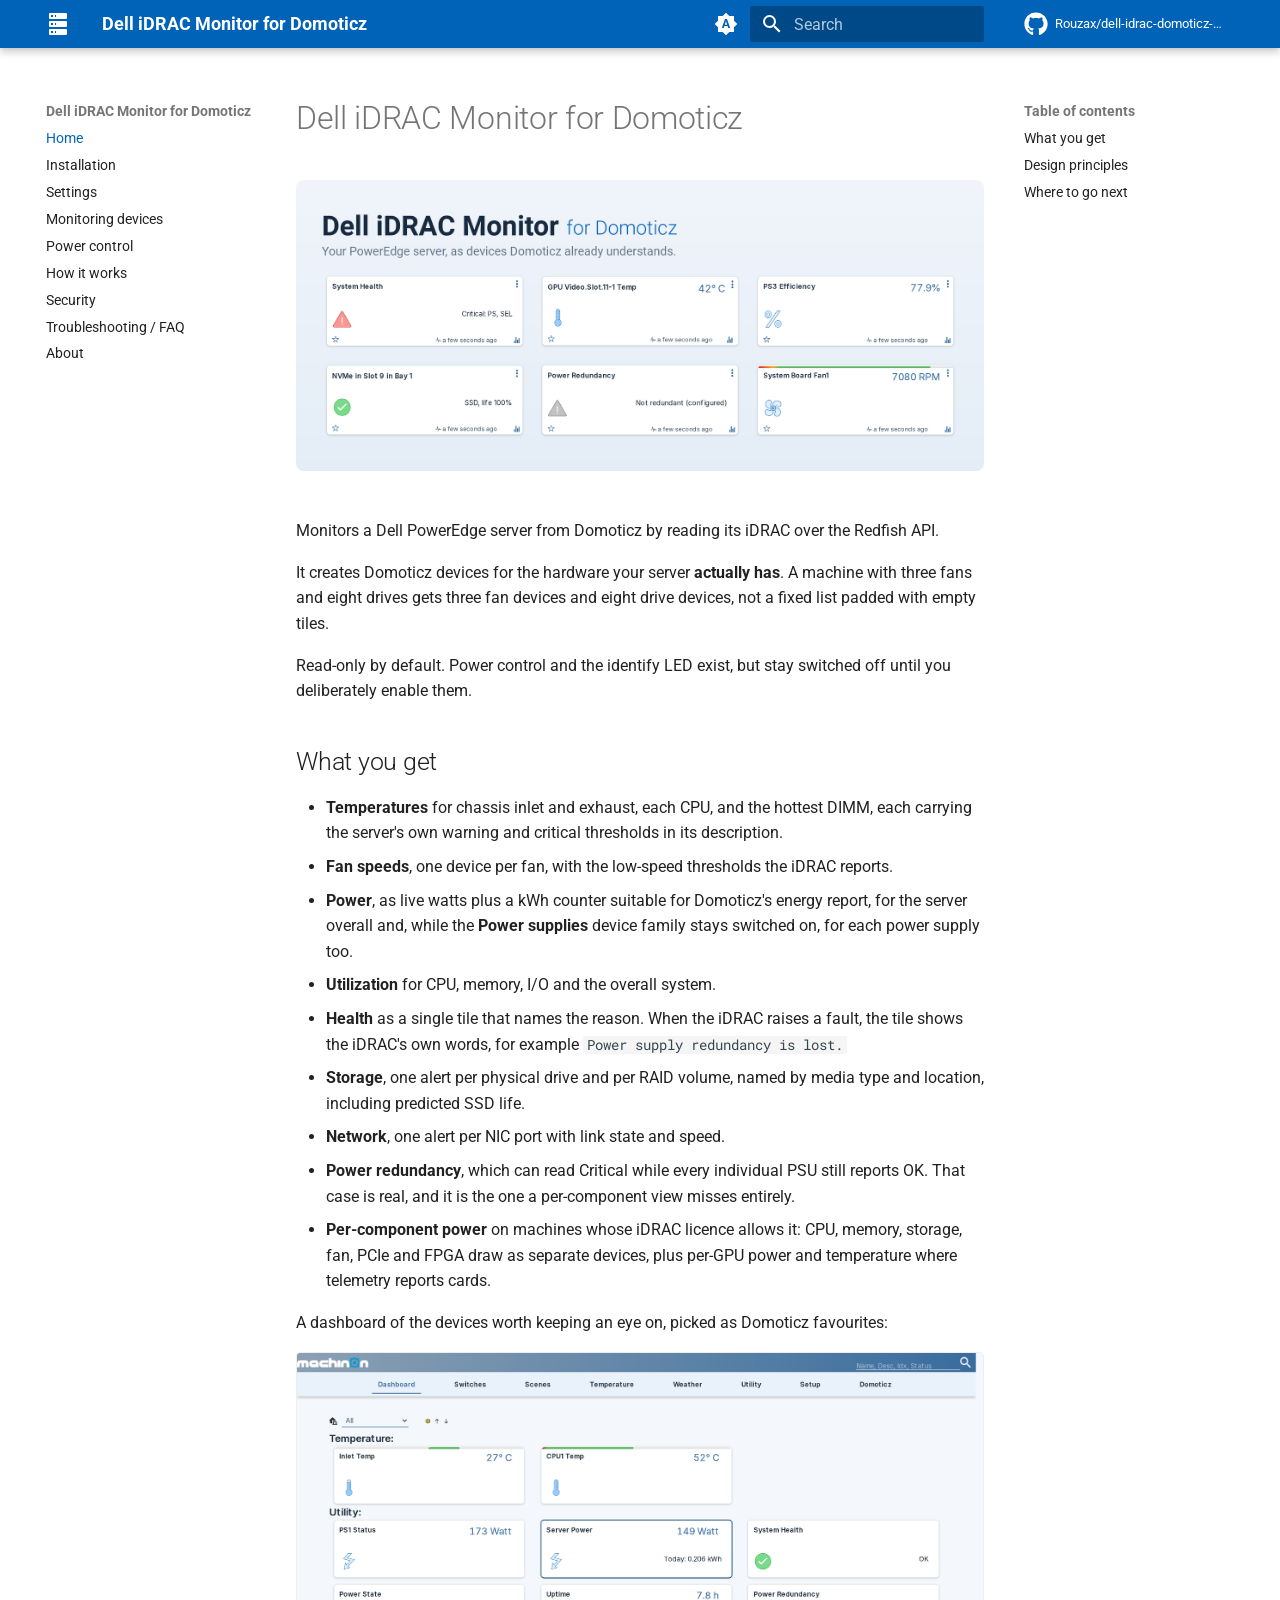
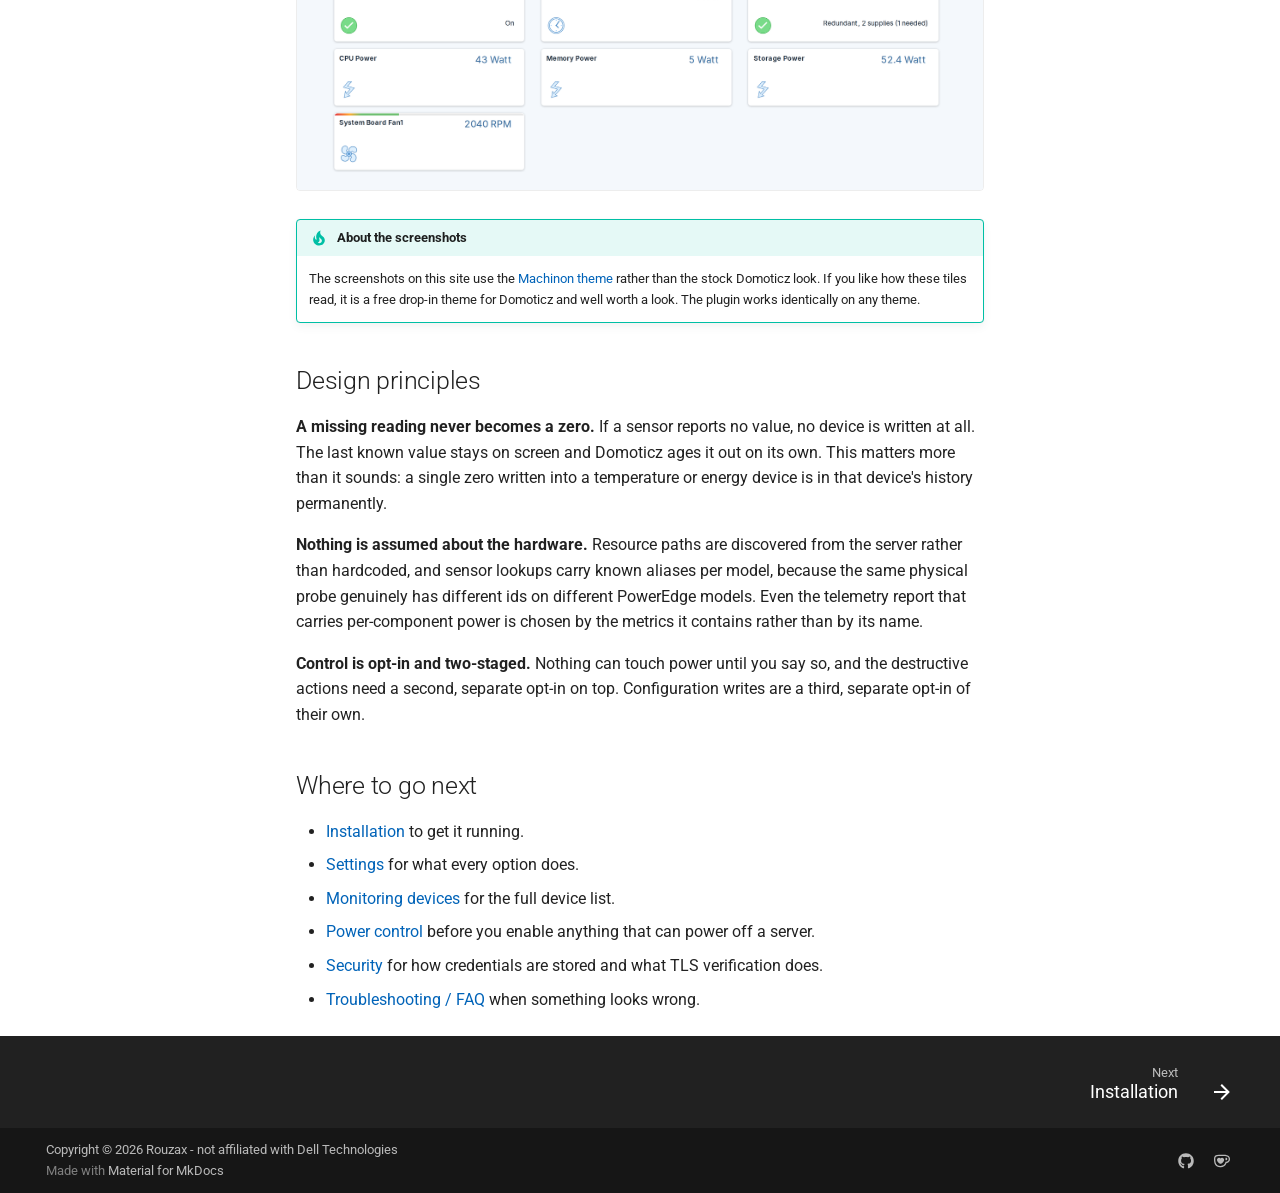
<file: index.html>
<!doctype html>
<html lang="en" class="no-js">
  <head>
    
      <meta charset="utf-8">
      <meta name="viewport" content="width=device-width,initial-scale=1">
      
        <meta name="description" content="A read-only-by-default Domoticz plugin for Dell PowerEdge servers: temperatures, fans, power, utilization, storage and health read from the iDRAC over Redfish, with opt-in power control.">
      
      
        <meta name="author" content="Rouzax">
      
      
        <link rel="canonical" href="https://rouzax.github.io/dell-idrac-domoticz-plugin/">
      
      
      
        <link rel="next" href="install/">
      
      
        
      
      
      <link rel="icon" href="assets/favicon.svg">
      <meta name="generator" content="mkdocs-1.6.1, mkdocs-material-9.7.7">
    
    
      
        <title>Dell iDRAC Monitor for Domoticz</title>
      
    
    
      <link rel="stylesheet" href="assets/stylesheets/main.ec1eaa64.min.css">
      
        
        <link rel="stylesheet" href="assets/stylesheets/palette.ab4e12ef.min.css">
      
      


    
    
      
    
    
      
        
        
        <link rel="preconnect" href="https://fonts.gstatic.com" crossorigin>
        <link rel="stylesheet" href="https://fonts.googleapis.com/css?family=Roboto:300,300i,400,400i,700,700i%7CRoboto+Mono:400,400i,700,700i&display=fallback">
        <style>:root{--md-text-font:"Roboto";--md-code-font:"Roboto Mono"}</style>
      
    
    
      <link rel="stylesheet" href="stylesheets/extra.css">
    
    <script>__md_scope=new URL(".",location),__md_hash=e=>[...e].reduce(((e,_)=>(e<<5)-e+_.charCodeAt(0)),0),__md_get=(e,_=localStorage,t=__md_scope)=>JSON.parse(_.getItem(t.pathname+"."+e)),__md_set=(e,_,t=localStorage,a=__md_scope)=>{try{t.setItem(a.pathname+"."+e,JSON.stringify(_))}catch(e){}}</script>
    
      

    
    
  </head>
  
  
    
    
      
    
    
    
    
    <body dir="ltr" data-md-color-scheme="default" data-md-color-primary="indigo" data-md-color-accent="indigo">
  
    
    <input class="md-toggle" data-md-toggle="drawer" type="checkbox" id="__drawer" autocomplete="off">
    <input class="md-toggle" data-md-toggle="search" type="checkbox" id="__search" autocomplete="off">
    <label class="md-overlay" for="__drawer"></label>
    <div data-md-component="skip">
      
        
        <a href="#dell-idrac-monitor-for-domoticz" class="md-skip">
          Skip to content
        </a>
      
    </div>
    <div data-md-component="announce">
      
    </div>
    
    
      

  

<header class="md-header md-header--shadow" data-md-component="header">
  <nav class="md-header__inner md-grid" aria-label="Header">
    <a href="." title="Dell iDRAC Monitor for Domoticz" class="md-header__button md-logo" aria-label="Dell iDRAC Monitor for Domoticz" data-md-component="logo">
      
  
  <svg xmlns="http://www.w3.org/2000/svg" viewBox="0 0 24 24"><path d="M4 1h16a1 1 0 0 1 1 1v4a1 1 0 0 1-1 1H4a1 1 0 0 1-1-1V2a1 1 0 0 1 1-1m0 8h16a1 1 0 0 1 1 1v4a1 1 0 0 1-1 1H4a1 1 0 0 1-1-1v-4a1 1 0 0 1 1-1m0 8h16a1 1 0 0 1 1 1v4a1 1 0 0 1-1 1H4a1 1 0 0 1-1-1v-4a1 1 0 0 1 1-1M9 5h1V3H9zm0 8h1v-2H9zm0 8h1v-2H9zM5 3v2h2V3zm0 8v2h2v-2zm0 8v2h2v-2z"/></svg>

    </a>
    <label class="md-header__button md-icon" for="__drawer">
      
      <svg xmlns="http://www.w3.org/2000/svg" viewBox="0 0 24 24"><path d="M3 6h18v2H3zm0 5h18v2H3zm0 5h18v2H3z"/></svg>
    </label>
    <div class="md-header__title" data-md-component="header-title">
      <div class="md-header__ellipsis">
        <div class="md-header__topic">
          <span class="md-ellipsis">
            Dell iDRAC Monitor for Domoticz
          </span>
        </div>
        <div class="md-header__topic" data-md-component="header-topic">
          <span class="md-ellipsis">
            
              Home
            
          </span>
        </div>
      </div>
    </div>
    
      
        <form class="md-header__option" data-md-component="palette">
  
    
    
    
    <input class="md-option" data-md-color-media="(prefers-color-scheme)" data-md-color-scheme="default" data-md-color-primary="indigo" data-md-color-accent="indigo"  aria-label="Switch to light mode"  type="radio" name="__palette" id="__palette_0">
    
      <label class="md-header__button md-icon" title="Switch to light mode" for="__palette_1" hidden>
        <svg xmlns="http://www.w3.org/2000/svg" viewBox="0 0 24 24"><path d="m14.3 16-.7-2h-3.2l-.7 2H7.8L11 7h2l3.2 9zM20 8.69V4h-4.69L12 .69 8.69 4H4v4.69L.69 12 4 15.31V20h4.69L12 23.31 15.31 20H20v-4.69L23.31 12zm-9.15 3.96h2.3L12 9z"/></svg>
      </label>
    
  
    
    
    
    <input class="md-option" data-md-color-media="(prefers-color-scheme: light)" data-md-color-scheme="default" data-md-color-primary="custom" data-md-color-accent="custom"  aria-label="Switch to dark mode"  type="radio" name="__palette" id="__palette_1">
    
      <label class="md-header__button md-icon" title="Switch to dark mode" for="__palette_2" hidden>
        <svg xmlns="http://www.w3.org/2000/svg" viewBox="0 0 24 24"><path d="M12 8a4 4 0 0 0-4 4 4 4 0 0 0 4 4 4 4 0 0 0 4-4 4 4 0 0 0-4-4m0 10a6 6 0 0 1-6-6 6 6 0 0 1 6-6 6 6 0 0 1 6 6 6 6 0 0 1-6 6m8-9.31V4h-4.69L12 .69 8.69 4H4v4.69L.69 12 4 15.31V20h4.69L12 23.31 15.31 20H20v-4.69L23.31 12z"/></svg>
      </label>
    
  
    
    
    
    <input class="md-option" data-md-color-media="(prefers-color-scheme: dark)" data-md-color-scheme="slate" data-md-color-primary="custom" data-md-color-accent="custom"  aria-label="Switch to system preference"  type="radio" name="__palette" id="__palette_2">
    
      <label class="md-header__button md-icon" title="Switch to system preference" for="__palette_0" hidden>
        <svg xmlns="http://www.w3.org/2000/svg" viewBox="0 0 24 24"><path d="M12 18c-.89 0-1.74-.2-2.5-.55C11.56 16.5 13 14.42 13 12s-1.44-4.5-3.5-5.45C10.26 6.2 11.11 6 12 6a6 6 0 0 1 6 6 6 6 0 0 1-6 6m8-9.31V4h-4.69L12 .69 8.69 4H4v4.69L.69 12 4 15.31V20h4.69L12 23.31 15.31 20H20v-4.69L23.31 12z"/></svg>
      </label>
    
  
</form>
      
    
    
      <script>var palette=__md_get("__palette");if(palette&&palette.color){if("(prefers-color-scheme)"===palette.color.media){var media=matchMedia("(prefers-color-scheme: light)"),input=document.querySelector(media.matches?"[data-md-color-media='(prefers-color-scheme: light)']":"[data-md-color-media='(prefers-color-scheme: dark)']");palette.color.media=input.getAttribute("data-md-color-media"),palette.color.scheme=input.getAttribute("data-md-color-scheme"),palette.color.primary=input.getAttribute("data-md-color-primary"),palette.color.accent=input.getAttribute("data-md-color-accent")}for(var[key,value]of Object.entries(palette.color))document.body.setAttribute("data-md-color-"+key,value)}</script>
    
    
    
      
      
        <label class="md-header__button md-icon" for="__search">
          
          <svg xmlns="http://www.w3.org/2000/svg" viewBox="0 0 24 24"><path d="M9.5 3A6.5 6.5 0 0 1 16 9.5c0 1.61-.59 3.09-1.56 4.23l.27.27h.79l5 5-1.5 1.5-5-5v-.79l-.27-.27A6.52 6.52 0 0 1 9.5 16 6.5 6.5 0 0 1 3 9.5 6.5 6.5 0 0 1 9.5 3m0 2C7 5 5 7 5 9.5S7 14 9.5 14 14 12 14 9.5 12 5 9.5 5"/></svg>
        </label>
        <div class="md-search" data-md-component="search" role="dialog">
  <label class="md-search__overlay" for="__search"></label>
  <div class="md-search__inner" role="search">
    <form class="md-search__form" name="search">
      <input type="text" class="md-search__input" name="query" aria-label="Search" placeholder="Search" autocapitalize="off" autocorrect="off" autocomplete="off" spellcheck="false" data-md-component="search-query" required>
      <label class="md-search__icon md-icon" for="__search">
        
        <svg xmlns="http://www.w3.org/2000/svg" viewBox="0 0 24 24"><path d="M9.5 3A6.5 6.5 0 0 1 16 9.5c0 1.61-.59 3.09-1.56 4.23l.27.27h.79l5 5-1.5 1.5-5-5v-.79l-.27-.27A6.52 6.52 0 0 1 9.5 16 6.5 6.5 0 0 1 3 9.5 6.5 6.5 0 0 1 9.5 3m0 2C7 5 5 7 5 9.5S7 14 9.5 14 14 12 14 9.5 12 5 9.5 5"/></svg>
        
        <svg xmlns="http://www.w3.org/2000/svg" viewBox="0 0 24 24"><path d="M20 11v2H8l5.5 5.5-1.42 1.42L4.16 12l7.92-7.92L13.5 5.5 8 11z"/></svg>
      </label>
      <nav class="md-search__options" aria-label="Search">
        
        <button type="reset" class="md-search__icon md-icon" title="Clear" aria-label="Clear" tabindex="-1">
          
          <svg xmlns="http://www.w3.org/2000/svg" viewBox="0 0 24 24"><path d="M19 6.41 17.59 5 12 10.59 6.41 5 5 6.41 10.59 12 5 17.59 6.41 19 12 13.41 17.59 19 19 17.59 13.41 12z"/></svg>
        </button>
      </nav>
      
        <div class="md-search__suggest" data-md-component="search-suggest"></div>
      
    </form>
    <div class="md-search__output">
      <div class="md-search__scrollwrap" tabindex="0" data-md-scrollfix>
        <div class="md-search-result" data-md-component="search-result">
          <div class="md-search-result__meta">
            Initializing search
          </div>
          <ol class="md-search-result__list" role="presentation"></ol>
        </div>
      </div>
    </div>
  </div>
</div>
      
    
    
      <div class="md-header__source">
        <a href="https://github.com/Rouzax/dell-idrac-domoticz-plugin" title="Go to repository" class="md-source" data-md-component="source">
  <div class="md-source__icon md-icon">
    
    <svg xmlns="http://www.w3.org/2000/svg" viewBox="0 0 512 512"><!--! Font Awesome Free 7.1.0 by @fontawesome - https://fontawesome.com License - https://fontawesome.com/license/free (Icons: CC BY 4.0, Fonts: SIL OFL 1.1, Code: MIT License) Copyright 2025 Fonticons, Inc.--><path d="M173.9 397.4c0 2-2.3 3.6-5.2 3.6-3.3.3-5.6-1.3-5.6-3.6 0-2 2.3-3.6 5.2-3.6 3-.3 5.6 1.3 5.6 3.6m-31.1-4.5c-.7 2 1.3 4.3 4.3 4.9 2.6 1 5.6 0 6.2-2s-1.3-4.3-4.3-5.2c-2.6-.7-5.5.3-6.2 2.3m44.2-1.7c-2.9.7-4.9 2.6-4.6 4.9.3 2 2.9 3.3 5.9 2.6 2.9-.7 4.9-2.6 4.6-4.6-.3-1.9-3-3.2-5.9-2.9M252.8 8C114.1 8 8 113.3 8 252c0 110.9 69.8 205.8 169.5 239.2 12.8 2.3 17.3-5.6 17.3-12.1 0-6.2-.3-40.4-.3-61.4 0 0-70 15-84.7-29.8 0 0-11.4-29.1-27.8-36.6 0 0-22.9-15.7 1.6-15.4 0 0 24.9 2 38.6 25.8 21.9 38.6 58.6 27.5 72.9 20.9 2.3-16 8.8-27.1 16-33.7-55.9-6.2-112.3-14.3-112.3-110.5 0-27.5 7.6-41.3 23.6-58.9-2.6-6.5-11.1-33.3 2.6-67.9 20.9-6.5 69 27 69 27 20-5.6 41.5-8.5 62.8-8.5s42.8 2.9 62.8 8.5c0 0 48.1-33.6 69-27 13.7 34.7 5.2 61.4 2.6 67.9 16 17.7 25.8 31.5 25.8 58.9 0 96.5-58.9 104.2-114.8 110.5 9.2 7.9 17 22.9 17 46.4 0 33.7-.3 75.4-.3 83.6 0 6.5 4.6 14.4 17.3 12.1C436.2 457.8 504 362.9 504 252 504 113.3 391.5 8 252.8 8M105.2 352.9c-1.3 1-1 3.3.7 5.2 1.6 1.6 3.9 2.3 5.2 1 1.3-1 1-3.3-.7-5.2-1.6-1.6-3.9-2.3-5.2-1m-10.8-8.1c-.7 1.3.3 2.9 2.3 3.9 1.6 1 3.6.7 4.3-.7.7-1.3-.3-2.9-2.3-3.9-2-.6-3.6-.3-4.3.7m32.4 35.6c-1.6 1.3-1 4.3 1.3 6.2 2.3 2.3 5.2 2.6 6.5 1 1.3-1.3.7-4.3-1.3-6.2-2.2-2.3-5.2-2.6-6.5-1m-11.4-14.7c-1.6 1-1.6 3.6 0 5.9s4.3 3.3 5.6 2.3c1.6-1.3 1.6-3.9 0-6.2-1.4-2.3-4-3.3-5.6-2"/></svg>
  </div>
  <div class="md-source__repository">
    Rouzax/dell-idrac-domoticz-plugin
  </div>
</a>
      </div>
    
  </nav>
  
</header>
    
    <div class="md-container" data-md-component="container">
      
      
        
          
        
      
      <main class="md-main" data-md-component="main">
        <div class="md-main__inner md-grid">
          
            
              
              <div class="md-sidebar md-sidebar--primary" data-md-component="sidebar" data-md-type="navigation" >
                <div class="md-sidebar__scrollwrap">
                  <div class="md-sidebar__inner">
                    



<nav class="md-nav md-nav--primary" aria-label="Navigation" data-md-level="0">
  <label class="md-nav__title" for="__drawer">
    <a href="." title="Dell iDRAC Monitor for Domoticz" class="md-nav__button md-logo" aria-label="Dell iDRAC Monitor for Domoticz" data-md-component="logo">
      
  
  <svg xmlns="http://www.w3.org/2000/svg" viewBox="0 0 24 24"><path d="M4 1h16a1 1 0 0 1 1 1v4a1 1 0 0 1-1 1H4a1 1 0 0 1-1-1V2a1 1 0 0 1 1-1m0 8h16a1 1 0 0 1 1 1v4a1 1 0 0 1-1 1H4a1 1 0 0 1-1-1v-4a1 1 0 0 1 1-1m0 8h16a1 1 0 0 1 1 1v4a1 1 0 0 1-1 1H4a1 1 0 0 1-1-1v-4a1 1 0 0 1 1-1M9 5h1V3H9zm0 8h1v-2H9zm0 8h1v-2H9zM5 3v2h2V3zm0 8v2h2v-2zm0 8v2h2v-2z"/></svg>

    </a>
    Dell iDRAC Monitor for Domoticz
  </label>
  
    <div class="md-nav__source">
      <a href="https://github.com/Rouzax/dell-idrac-domoticz-plugin" title="Go to repository" class="md-source" data-md-component="source">
  <div class="md-source__icon md-icon">
    
    <svg xmlns="http://www.w3.org/2000/svg" viewBox="0 0 512 512"><!--! Font Awesome Free 7.1.0 by @fontawesome - https://fontawesome.com License - https://fontawesome.com/license/free (Icons: CC BY 4.0, Fonts: SIL OFL 1.1, Code: MIT License) Copyright 2025 Fonticons, Inc.--><path d="M173.9 397.4c0 2-2.3 3.6-5.2 3.6-3.3.3-5.6-1.3-5.6-3.6 0-2 2.3-3.6 5.2-3.6 3-.3 5.6 1.3 5.6 3.6m-31.1-4.5c-.7 2 1.3 4.3 4.3 4.9 2.6 1 5.6 0 6.2-2s-1.3-4.3-4.3-5.2c-2.6-.7-5.5.3-6.2 2.3m44.2-1.7c-2.9.7-4.9 2.6-4.6 4.9.3 2 2.9 3.3 5.9 2.6 2.9-.7 4.9-2.6 4.6-4.6-.3-1.9-3-3.2-5.9-2.9M252.8 8C114.1 8 8 113.3 8 252c0 110.9 69.8 205.8 169.5 239.2 12.8 2.3 17.3-5.6 17.3-12.1 0-6.2-.3-40.4-.3-61.4 0 0-70 15-84.7-29.8 0 0-11.4-29.1-27.8-36.6 0 0-22.9-15.7 1.6-15.4 0 0 24.9 2 38.6 25.8 21.9 38.6 58.6 27.5 72.9 20.9 2.3-16 8.8-27.1 16-33.7-55.9-6.2-112.3-14.3-112.3-110.5 0-27.5 7.6-41.3 23.6-58.9-2.6-6.5-11.1-33.3 2.6-67.9 20.9-6.5 69 27 69 27 20-5.6 41.5-8.5 62.8-8.5s42.8 2.9 62.8 8.5c0 0 48.1-33.6 69-27 13.7 34.7 5.2 61.4 2.6 67.9 16 17.7 25.8 31.5 25.8 58.9 0 96.5-58.9 104.2-114.8 110.5 9.2 7.9 17 22.9 17 46.4 0 33.7-.3 75.4-.3 83.6 0 6.5 4.6 14.4 17.3 12.1C436.2 457.8 504 362.9 504 252 504 113.3 391.5 8 252.8 8M105.2 352.9c-1.3 1-1 3.3.7 5.2 1.6 1.6 3.9 2.3 5.2 1 1.3-1 1-3.3-.7-5.2-1.6-1.6-3.9-2.3-5.2-1m-10.8-8.1c-.7 1.3.3 2.9 2.3 3.9 1.6 1 3.6.7 4.3-.7.7-1.3-.3-2.9-2.3-3.9-2-.6-3.6-.3-4.3.7m32.4 35.6c-1.6 1.3-1 4.3 1.3 6.2 2.3 2.3 5.2 2.6 6.5 1 1.3-1.3.7-4.3-1.3-6.2-2.2-2.3-5.2-2.6-6.5-1m-11.4-14.7c-1.6 1-1.6 3.6 0 5.9s4.3 3.3 5.6 2.3c1.6-1.3 1.6-3.9 0-6.2-1.4-2.3-4-3.3-5.6-2"/></svg>
  </div>
  <div class="md-source__repository">
    Rouzax/dell-idrac-domoticz-plugin
  </div>
</a>
    </div>
  
  <ul class="md-nav__list" data-md-scrollfix>
    
      
      
  
  
    
  
  
  
    <li class="md-nav__item md-nav__item--active">
      
      <input class="md-nav__toggle md-toggle" type="checkbox" id="__toc">
      
      
        
      
      
        <label class="md-nav__link md-nav__link--active" for="__toc">
          
  
  
  <span class="md-ellipsis">
    
  
    Home
  

    
  </span>
  
  

          <span class="md-nav__icon md-icon"></span>
        </label>
      
      <a href="." class="md-nav__link md-nav__link--active">
        
  
  
  <span class="md-ellipsis">
    
  
    Home
  

    
  </span>
  
  

      </a>
      
        

<nav class="md-nav md-nav--secondary" aria-label="Table of contents">
  
  
  
    
  
  
    <label class="md-nav__title" for="__toc">
      <span class="md-nav__icon md-icon"></span>
      Table of contents
    </label>
    <ul class="md-nav__list" data-md-component="toc" data-md-scrollfix>
      
        <li class="md-nav__item">
  <a href="#what-you-get" class="md-nav__link">
    <span class="md-ellipsis">
      
        What you get
      
    </span>
  </a>
  
</li>
      
        <li class="md-nav__item">
  <a href="#design-principles" class="md-nav__link">
    <span class="md-ellipsis">
      
        Design principles
      
    </span>
  </a>
  
</li>
      
        <li class="md-nav__item">
  <a href="#where-to-go-next" class="md-nav__link">
    <span class="md-ellipsis">
      
        Where to go next
      
    </span>
  </a>
  
</li>
      
    </ul>
  
</nav>
      
    </li>
  

    
      
      
  
  
  
  
    <li class="md-nav__item">
      <a href="install/" class="md-nav__link">
        
  
  
  <span class="md-ellipsis">
    
  
    Installation
  

    
  </span>
  
  

      </a>
    </li>
  

    
      
      
  
  
  
  
    <li class="md-nav__item">
      <a href="settings/" class="md-nav__link">
        
  
  
  <span class="md-ellipsis">
    
  
    Settings
  

    
  </span>
  
  

      </a>
    </li>
  

    
      
      
  
  
  
  
    <li class="md-nav__item">
      <a href="devices/" class="md-nav__link">
        
  
  
  <span class="md-ellipsis">
    
  
    Monitoring devices
  

    
  </span>
  
  

      </a>
    </li>
  

    
      
      
  
  
  
  
    <li class="md-nav__item">
      <a href="control/" class="md-nav__link">
        
  
  
  <span class="md-ellipsis">
    
  
    Power control
  

    
  </span>
  
  

      </a>
    </li>
  

    
      
      
  
  
  
  
    <li class="md-nav__item">
      <a href="internals/" class="md-nav__link">
        
  
  
  <span class="md-ellipsis">
    
  
    How it works
  

    
  </span>
  
  

      </a>
    </li>
  

    
      
      
  
  
  
  
    <li class="md-nav__item">
      <a href="security/" class="md-nav__link">
        
  
  
  <span class="md-ellipsis">
    
  
    Security
  

    
  </span>
  
  

      </a>
    </li>
  

    
      
      
  
  
  
  
    <li class="md-nav__item">
      <a href="faq/" class="md-nav__link">
        
  
  
  <span class="md-ellipsis">
    
  
    Troubleshooting / FAQ
  

    
  </span>
  
  

      </a>
    </li>
  

    
      
      
  
  
  
  
    <li class="md-nav__item">
      <a href="about/" class="md-nav__link">
        
  
  
  <span class="md-ellipsis">
    
  
    About
  

    
  </span>
  
  

      </a>
    </li>
  

    
  </ul>
</nav>
                  </div>
                </div>
              </div>
            
            
              
              <div class="md-sidebar md-sidebar--secondary" data-md-component="sidebar" data-md-type="toc" >
                <div class="md-sidebar__scrollwrap">
                  <div class="md-sidebar__inner">
                    

<nav class="md-nav md-nav--secondary" aria-label="Table of contents">
  
  
  
    
  
  
    <label class="md-nav__title" for="__toc">
      <span class="md-nav__icon md-icon"></span>
      Table of contents
    </label>
    <ul class="md-nav__list" data-md-component="toc" data-md-scrollfix>
      
        <li class="md-nav__item">
  <a href="#what-you-get" class="md-nav__link">
    <span class="md-ellipsis">
      
        What you get
      
    </span>
  </a>
  
</li>
      
        <li class="md-nav__item">
  <a href="#design-principles" class="md-nav__link">
    <span class="md-ellipsis">
      
        Design principles
      
    </span>
  </a>
  
</li>
      
        <li class="md-nav__item">
  <a href="#where-to-go-next" class="md-nav__link">
    <span class="md-ellipsis">
      
        Where to go next
      
    </span>
  </a>
  
</li>
      
    </ul>
  
</nav>
                  </div>
                </div>
              </div>
            
          
          
            <div class="md-content" data-md-component="content">
              
              <article class="md-content__inner md-typeset">
                
                  


  
  


<h1 id="dell-idrac-monitor-for-domoticz">Dell iDRAC Monitor for Domoticz<a class="headerlink" href="#dell-idrac-monitor-for-domoticz" title="Permanent link">&para;</a></h1>
<p><img alt="Dell iDRAC Monitor for Domoticz" class="hero" src="assets/hero.png" /></p>
<p>Monitors a Dell PowerEdge server from Domoticz by reading its iDRAC over the Redfish API.</p>
<p>It creates Domoticz devices for the hardware your server <strong>actually has</strong>. A machine with three fans and eight drives gets three fan devices and eight drive devices, not a fixed list padded with empty tiles.</p>
<p>Read-only by default. Power control and the identify LED exist, but stay switched off until you deliberately enable them.</p>
<h2 id="what-you-get">What you get<a class="headerlink" href="#what-you-get" title="Permanent link">&para;</a></h2>
<ul>
<li><strong>Temperatures</strong> for chassis inlet and exhaust, each CPU, and the hottest DIMM, each carrying the server's own warning and critical thresholds in its description.</li>
<li><strong>Fan speeds</strong>, one device per fan, with the low-speed thresholds the iDRAC reports.</li>
<li><strong>Power</strong>, as live watts plus a kWh counter suitable for Domoticz's energy report, for the server overall and, while the <strong>Power supplies</strong> device family stays switched on, for each power supply too.</li>
<li><strong>Utilization</strong> for CPU, memory, I/O and the overall system.</li>
<li><strong>Health</strong> as a single tile that names the reason. When the iDRAC raises a fault, the tile shows the iDRAC's own words, for example <code>Power supply redundancy is lost.</code></li>
<li><strong>Storage</strong>, one alert per physical drive and per RAID volume, named by media type and location, including predicted SSD life.</li>
<li><strong>Network</strong>, one alert per NIC port with link state and speed.</li>
<li><strong>Power redundancy</strong>, which can read Critical while every individual PSU still reports OK. That case is real, and it is the one a per-component view misses entirely.</li>
<li><strong>Per-component power</strong> on machines whose iDRAC licence allows it: CPU, memory, storage, fan, PCIe and FPGA draw as separate devices, plus per-GPU power and temperature where telemetry reports cards.</li>
</ul>
<p>A dashboard of the devices worth keeping an eye on, picked as Domoticz favourites:</p>
<p><img alt="A Domoticz dashboard of the plugin's devices" src="assets/dashboard.png" /></p>
<div class="admonition tip">
<p class="admonition-title">About the screenshots</p>
<p>The screenshots on this site use the <a href="https://domoticz.github.io/Machinon/">Machinon theme</a> rather than the stock Domoticz look. If you like how these tiles read, it is a free drop-in theme for Domoticz and well worth a look. The plugin works identically on any theme.</p>
</div>
<h2 id="design-principles">Design principles<a class="headerlink" href="#design-principles" title="Permanent link">&para;</a></h2>
<p><strong>A missing reading never becomes a zero.</strong> If a sensor reports no value, no device is written at all. The last known value stays on screen and Domoticz ages it out on its own. This matters more than it sounds: a single zero written into a temperature or energy device is in that device's history permanently.</p>
<p><strong>Nothing is assumed about the hardware.</strong> Resource paths are discovered from the server rather than hardcoded, and sensor lookups carry known aliases per model, because the same physical probe genuinely has different ids on different PowerEdge models. Even the telemetry report that carries per-component power is chosen by the metrics it contains rather than by its name.</p>
<p><strong>Control is opt-in and two-staged.</strong> Nothing can touch power until you say so, and the destructive actions need a second, separate opt-in on top. Configuration writes are a third, separate opt-in of their own.</p>
<h2 id="where-to-go-next">Where to go next<a class="headerlink" href="#where-to-go-next" title="Permanent link">&para;</a></h2>
<ul>
<li><a href="install/">Installation</a> to get it running.</li>
<li><a href="settings/">Settings</a> for what every option does.</li>
<li><a href="devices/">Monitoring devices</a> for the full device list.</li>
<li><a href="control/">Power control</a> before you enable anything that can power off a server.</li>
<li><a href="security/">Security</a> for how credentials are stored and what TLS verification does.</li>
<li><a href="faq/">Troubleshooting / FAQ</a> when something looks wrong.</li>
</ul>












                
              </article>
            </div>
          
          
<script>var target=document.getElementById(location.hash.slice(1));target&&target.name&&(target.checked=target.name.startsWith("__tabbed_"))</script>
        </div>
        
          <button type="button" class="md-top md-icon" data-md-component="top" hidden>
  
  <svg xmlns="http://www.w3.org/2000/svg" viewBox="0 0 24 24"><path d="M13 20h-2V8l-5.5 5.5-1.42-1.42L12 4.16l7.92 7.92-1.42 1.42L13 8z"/></svg>
  Back to top
</button>
        
      </main>
      
        <footer class="md-footer">
  
    
      
      <nav class="md-footer__inner md-grid" aria-label="Footer" >
        
        
          
          <a href="install/" class="md-footer__link md-footer__link--next" aria-label="Next: Installation">
            <div class="md-footer__title">
              <span class="md-footer__direction">
                Next
              </span>
              <div class="md-ellipsis">
                Installation
              </div>
            </div>
            <div class="md-footer__button md-icon">
              
              <svg xmlns="http://www.w3.org/2000/svg" viewBox="0 0 24 24"><path d="M4 11v2h12l-5.5 5.5 1.42 1.42L19.84 12l-7.92-7.92L10.5 5.5 16 11z"/></svg>
            </div>
          </a>
        
      </nav>
    
  
  <div class="md-footer-meta md-typeset">
    <div class="md-footer-meta__inner md-grid">
      <div class="md-copyright">
  
    <div class="md-copyright__highlight">
      Copyright &copy; 2026 Rouzax - not affiliated with Dell Technologies
    </div>
  
  
    Made with
    <a href="https://squidfunk.github.io/mkdocs-material/" target="_blank" rel="noopener">
      Material for MkDocs
    </a>
  
</div>
      
        
<div class="md-social">
  
    
    
    
    
    <a href="https://github.com/Rouzax/dell-idrac-domoticz-plugin" target="_blank" rel="noopener" title="Dell iDRAC Monitor on GitHub" class="md-social__link">
      <svg xmlns="http://www.w3.org/2000/svg" viewBox="0 0 512 512"><!--! Font Awesome Free 7.1.0 by @fontawesome - https://fontawesome.com License - https://fontawesome.com/license/free (Icons: CC BY 4.0, Fonts: SIL OFL 1.1, Code: MIT License) Copyright 2025 Fonticons, Inc.--><path d="M173.9 397.4c0 2-2.3 3.6-5.2 3.6-3.3.3-5.6-1.3-5.6-3.6 0-2 2.3-3.6 5.2-3.6 3-.3 5.6 1.3 5.6 3.6m-31.1-4.5c-.7 2 1.3 4.3 4.3 4.9 2.6 1 5.6 0 6.2-2s-1.3-4.3-4.3-5.2c-2.6-.7-5.5.3-6.2 2.3m44.2-1.7c-2.9.7-4.9 2.6-4.6 4.9.3 2 2.9 3.3 5.9 2.6 2.9-.7 4.9-2.6 4.6-4.6-.3-1.9-3-3.2-5.9-2.9M252.8 8C114.1 8 8 113.3 8 252c0 110.9 69.8 205.8 169.5 239.2 12.8 2.3 17.3-5.6 17.3-12.1 0-6.2-.3-40.4-.3-61.4 0 0-70 15-84.7-29.8 0 0-11.4-29.1-27.8-36.6 0 0-22.9-15.7 1.6-15.4 0 0 24.9 2 38.6 25.8 21.9 38.6 58.6 27.5 72.9 20.9 2.3-16 8.8-27.1 16-33.7-55.9-6.2-112.3-14.3-112.3-110.5 0-27.5 7.6-41.3 23.6-58.9-2.6-6.5-11.1-33.3 2.6-67.9 20.9-6.5 69 27 69 27 20-5.6 41.5-8.5 62.8-8.5s42.8 2.9 62.8 8.5c0 0 48.1-33.6 69-27 13.7 34.7 5.2 61.4 2.6 67.9 16 17.7 25.8 31.5 25.8 58.9 0 96.5-58.9 104.2-114.8 110.5 9.2 7.9 17 22.9 17 46.4 0 33.7-.3 75.4-.3 83.6 0 6.5 4.6 14.4 17.3 12.1C436.2 457.8 504 362.9 504 252 504 113.3 391.5 8 252.8 8M105.2 352.9c-1.3 1-1 3.3.7 5.2 1.6 1.6 3.9 2.3 5.2 1 1.3-1 1-3.3-.7-5.2-1.6-1.6-3.9-2.3-5.2-1m-10.8-8.1c-.7 1.3.3 2.9 2.3 3.9 1.6 1 3.6.7 4.3-.7.7-1.3-.3-2.9-2.3-3.9-2-.6-3.6-.3-4.3.7m32.4 35.6c-1.6 1.3-1 4.3 1.3 6.2 2.3 2.3 5.2 2.6 6.5 1 1.3-1.3.7-4.3-1.3-6.2-2.2-2.3-5.2-2.6-6.5-1m-11.4-14.7c-1.6 1-1.6 3.6 0 5.9s4.3 3.3 5.6 2.3c1.6-1.3 1.6-3.9 0-6.2-1.4-2.3-4-3.3-5.6-2"/></svg>
    </a>
  
    
    
    
    
    <a href="https://ko-fi.com/O0W221GBUG" target="_blank" rel="noopener" title="Support Dell iDRAC Monitor on Ko-fi" class="md-social__link">
      <svg xmlns="http://www.w3.org/2000/svg" viewBox="0 0 24 24"><path d="M11.351 2.715c-2.7 0-4.986.025-6.83.26C2.078 3.285 0 5.154 0 8.61c0 3.506.182 6.13 1.585 8.493 1.584 2.701 4.233 4.182 7.662 4.182h.83c4.209 0 6.494-2.234 7.637-4a9.5 9.5 0 0 0 1.091-2.338C21.792 14.688 24 12.22 24 9.208v-.415c0-3.247-2.13-5.507-5.792-5.87-1.558-.156-2.65-.208-6.857-.208m0 1.947c4.208 0 5.09.052 6.571.182 2.624.311 4.13 1.584 4.13 4v.39c0 2.156-1.792 3.844-3.87 3.844h-.935l-.156.649c-.208 1.013-.597 1.818-1.039 2.546-.909 1.428-2.545 3.064-5.922 3.064h-.805c-2.571 0-4.831-.883-6.078-3.195-1.09-2-1.298-4.155-1.298-7.506 0-2.181.857-3.402 3.012-3.714 1.533-.233 3.559-.26 6.39-.26m6.547 2.287c-.416 0-.65.234-.65.546v2.935c0 .311.234.545.65.545 1.324 0 2.051-.754 2.051-2s-.727-2.026-2.052-2.026m-10.39.182c-1.818 0-3.013 1.48-3.013 3.142 0 1.533.858 2.857 1.949 3.897.727.701 1.87 1.429 2.649 1.896a1.47 1.47 0 0 0 1.507 0c.78-.467 1.922-1.195 2.623-1.896 1.117-1.039 1.974-2.364 1.974-3.897 0-1.662-1.247-3.142-3.039-3.142-1.065 0-1.792.545-2.338 1.298-.493-.753-1.246-1.298-2.312-1.298"/></svg>
    </a>
  
</div>
      
    </div>
  </div>
</footer>
      
    </div>
    <div class="md-dialog" data-md-component="dialog">
      <div class="md-dialog__inner md-typeset"></div>
    </div>
    
    
    
      
      
      <script id="__config" type="application/json">{"annotate": null, "base": ".", "features": ["navigation.instant", "navigation.tracking", "navigation.sections", "navigation.top", "navigation.footer", "toc.follow", "search.suggest", "search.highlight", "content.code.copy"], "search": "assets/javascripts/workers/search.2c215733.min.js", "tags": null, "translations": {"clipboard.copied": "Copied to clipboard", "clipboard.copy": "Copy to clipboard", "search.result.more.one": "1 more on this page", "search.result.more.other": "# more on this page", "search.result.none": "No matching documents", "search.result.one": "1 matching document", "search.result.other": "# matching documents", "search.result.placeholder": "Type to start searching", "search.result.term.missing": "Missing", "select.version": "Select version"}, "version": null}</script>
    
    
      <script src="assets/javascripts/bundle.d7400e89.min.js"></script>
      
    
  </body>
</html>
</file>
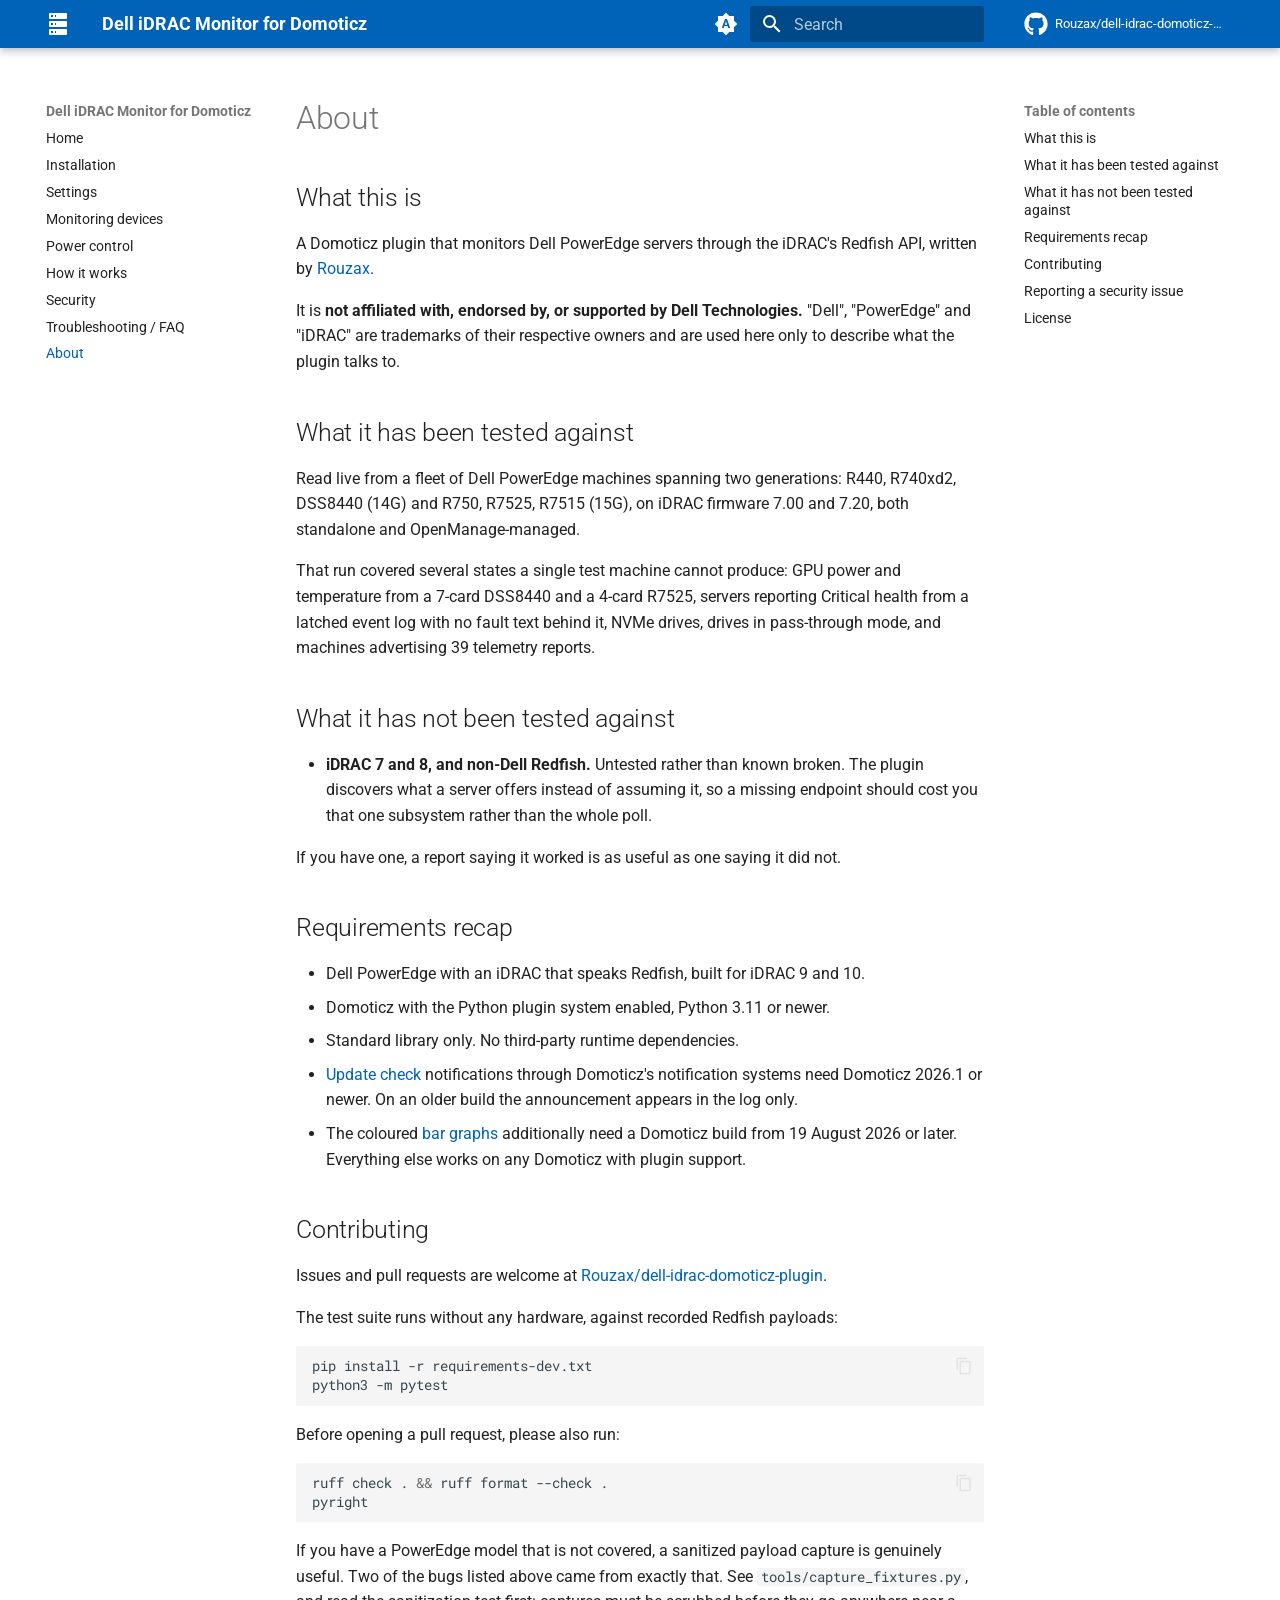
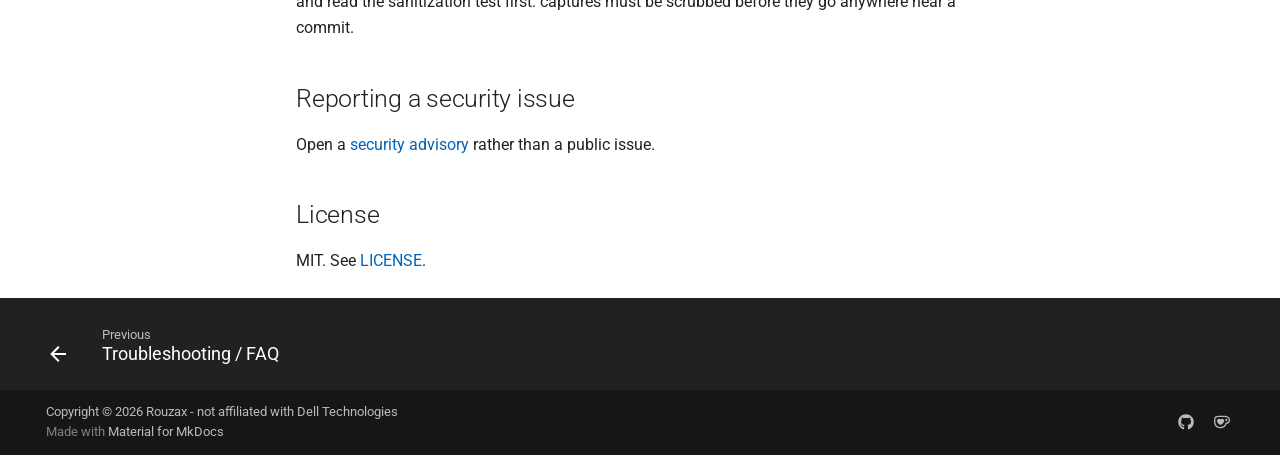
<file: about/index.html>
<!doctype html>
<html lang="en" class="no-js">
  <head>
    
      <meta charset="utf-8">
      <meta name="viewport" content="width=device-width,initial-scale=1">
      
        <meta name="description" content="A read-only-by-default Domoticz plugin for Dell PowerEdge servers: temperatures, fans, power, utilization, storage and health read from the iDRAC over Redfish, with opt-in power control.">
      
      
        <meta name="author" content="Rouzax">
      
      
        <link rel="canonical" href="https://rouzax.github.io/dell-idrac-domoticz-plugin/about/">
      
      
        <link rel="prev" href="../faq/">
      
      
      
        
      
      
      <link rel="icon" href="../assets/favicon.svg">
      <meta name="generator" content="mkdocs-1.6.1, mkdocs-material-9.7.7">
    
    
      
        <title>About - Dell iDRAC Monitor for Domoticz</title>
      
    
    
      <link rel="stylesheet" href="../assets/stylesheets/main.ec1eaa64.min.css">
      
        
        <link rel="stylesheet" href="../assets/stylesheets/palette.ab4e12ef.min.css">
      
      


    
    
      
    
    
      
        
        
        <link rel="preconnect" href="https://fonts.gstatic.com" crossorigin>
        <link rel="stylesheet" href="https://fonts.googleapis.com/css?family=Roboto:300,300i,400,400i,700,700i%7CRoboto+Mono:400,400i,700,700i&display=fallback">
        <style>:root{--md-text-font:"Roboto";--md-code-font:"Roboto Mono"}</style>
      
    
    
      <link rel="stylesheet" href="../stylesheets/extra.css">
    
    <script>__md_scope=new URL("..",location),__md_hash=e=>[...e].reduce(((e,_)=>(e<<5)-e+_.charCodeAt(0)),0),__md_get=(e,_=localStorage,t=__md_scope)=>JSON.parse(_.getItem(t.pathname+"."+e)),__md_set=(e,_,t=localStorage,a=__md_scope)=>{try{t.setItem(a.pathname+"."+e,JSON.stringify(_))}catch(e){}}</script>
    
      

    
    
  </head>
  
  
    
    
      
    
    
    
    
    <body dir="ltr" data-md-color-scheme="default" data-md-color-primary="indigo" data-md-color-accent="indigo">
  
    
    <input class="md-toggle" data-md-toggle="drawer" type="checkbox" id="__drawer" autocomplete="off">
    <input class="md-toggle" data-md-toggle="search" type="checkbox" id="__search" autocomplete="off">
    <label class="md-overlay" for="__drawer"></label>
    <div data-md-component="skip">
      
        
        <a href="#about" class="md-skip">
          Skip to content
        </a>
      
    </div>
    <div data-md-component="announce">
      
    </div>
    
    
      

  

<header class="md-header md-header--shadow" data-md-component="header">
  <nav class="md-header__inner md-grid" aria-label="Header">
    <a href=".." title="Dell iDRAC Monitor for Domoticz" class="md-header__button md-logo" aria-label="Dell iDRAC Monitor for Domoticz" data-md-component="logo">
      
  
  <svg xmlns="http://www.w3.org/2000/svg" viewBox="0 0 24 24"><path d="M4 1h16a1 1 0 0 1 1 1v4a1 1 0 0 1-1 1H4a1 1 0 0 1-1-1V2a1 1 0 0 1 1-1m0 8h16a1 1 0 0 1 1 1v4a1 1 0 0 1-1 1H4a1 1 0 0 1-1-1v-4a1 1 0 0 1 1-1m0 8h16a1 1 0 0 1 1 1v4a1 1 0 0 1-1 1H4a1 1 0 0 1-1-1v-4a1 1 0 0 1 1-1M9 5h1V3H9zm0 8h1v-2H9zm0 8h1v-2H9zM5 3v2h2V3zm0 8v2h2v-2zm0 8v2h2v-2z"/></svg>

    </a>
    <label class="md-header__button md-icon" for="__drawer">
      
      <svg xmlns="http://www.w3.org/2000/svg" viewBox="0 0 24 24"><path d="M3 6h18v2H3zm0 5h18v2H3zm0 5h18v2H3z"/></svg>
    </label>
    <div class="md-header__title" data-md-component="header-title">
      <div class="md-header__ellipsis">
        <div class="md-header__topic">
          <span class="md-ellipsis">
            Dell iDRAC Monitor for Domoticz
          </span>
        </div>
        <div class="md-header__topic" data-md-component="header-topic">
          <span class="md-ellipsis">
            
              About
            
          </span>
        </div>
      </div>
    </div>
    
      
        <form class="md-header__option" data-md-component="palette">
  
    
    
    
    <input class="md-option" data-md-color-media="(prefers-color-scheme)" data-md-color-scheme="default" data-md-color-primary="indigo" data-md-color-accent="indigo"  aria-label="Switch to light mode"  type="radio" name="__palette" id="__palette_0">
    
      <label class="md-header__button md-icon" title="Switch to light mode" for="__palette_1" hidden>
        <svg xmlns="http://www.w3.org/2000/svg" viewBox="0 0 24 24"><path d="m14.3 16-.7-2h-3.2l-.7 2H7.8L11 7h2l3.2 9zM20 8.69V4h-4.69L12 .69 8.69 4H4v4.69L.69 12 4 15.31V20h4.69L12 23.31 15.31 20H20v-4.69L23.31 12zm-9.15 3.96h2.3L12 9z"/></svg>
      </label>
    
  
    
    
    
    <input class="md-option" data-md-color-media="(prefers-color-scheme: light)" data-md-color-scheme="default" data-md-color-primary="custom" data-md-color-accent="custom"  aria-label="Switch to dark mode"  type="radio" name="__palette" id="__palette_1">
    
      <label class="md-header__button md-icon" title="Switch to dark mode" for="__palette_2" hidden>
        <svg xmlns="http://www.w3.org/2000/svg" viewBox="0 0 24 24"><path d="M12 8a4 4 0 0 0-4 4 4 4 0 0 0 4 4 4 4 0 0 0 4-4 4 4 0 0 0-4-4m0 10a6 6 0 0 1-6-6 6 6 0 0 1 6-6 6 6 0 0 1 6 6 6 6 0 0 1-6 6m8-9.31V4h-4.69L12 .69 8.69 4H4v4.69L.69 12 4 15.31V20h4.69L12 23.31 15.31 20H20v-4.69L23.31 12z"/></svg>
      </label>
    
  
    
    
    
    <input class="md-option" data-md-color-media="(prefers-color-scheme: dark)" data-md-color-scheme="slate" data-md-color-primary="custom" data-md-color-accent="custom"  aria-label="Switch to system preference"  type="radio" name="__palette" id="__palette_2">
    
      <label class="md-header__button md-icon" title="Switch to system preference" for="__palette_0" hidden>
        <svg xmlns="http://www.w3.org/2000/svg" viewBox="0 0 24 24"><path d="M12 18c-.89 0-1.74-.2-2.5-.55C11.56 16.5 13 14.42 13 12s-1.44-4.5-3.5-5.45C10.26 6.2 11.11 6 12 6a6 6 0 0 1 6 6 6 6 0 0 1-6 6m8-9.31V4h-4.69L12 .69 8.69 4H4v4.69L.69 12 4 15.31V20h4.69L12 23.31 15.31 20H20v-4.69L23.31 12z"/></svg>
      </label>
    
  
</form>
      
    
    
      <script>var palette=__md_get("__palette");if(palette&&palette.color){if("(prefers-color-scheme)"===palette.color.media){var media=matchMedia("(prefers-color-scheme: light)"),input=document.querySelector(media.matches?"[data-md-color-media='(prefers-color-scheme: light)']":"[data-md-color-media='(prefers-color-scheme: dark)']");palette.color.media=input.getAttribute("data-md-color-media"),palette.color.scheme=input.getAttribute("data-md-color-scheme"),palette.color.primary=input.getAttribute("data-md-color-primary"),palette.color.accent=input.getAttribute("data-md-color-accent")}for(var[key,value]of Object.entries(palette.color))document.body.setAttribute("data-md-color-"+key,value)}</script>
    
    
    
      
      
        <label class="md-header__button md-icon" for="__search">
          
          <svg xmlns="http://www.w3.org/2000/svg" viewBox="0 0 24 24"><path d="M9.5 3A6.5 6.5 0 0 1 16 9.5c0 1.61-.59 3.09-1.56 4.23l.27.27h.79l5 5-1.5 1.5-5-5v-.79l-.27-.27A6.52 6.52 0 0 1 9.5 16 6.5 6.5 0 0 1 3 9.5 6.5 6.5 0 0 1 9.5 3m0 2C7 5 5 7 5 9.5S7 14 9.5 14 14 12 14 9.5 12 5 9.5 5"/></svg>
        </label>
        <div class="md-search" data-md-component="search" role="dialog">
  <label class="md-search__overlay" for="__search"></label>
  <div class="md-search__inner" role="search">
    <form class="md-search__form" name="search">
      <input type="text" class="md-search__input" name="query" aria-label="Search" placeholder="Search" autocapitalize="off" autocorrect="off" autocomplete="off" spellcheck="false" data-md-component="search-query" required>
      <label class="md-search__icon md-icon" for="__search">
        
        <svg xmlns="http://www.w3.org/2000/svg" viewBox="0 0 24 24"><path d="M9.5 3A6.5 6.5 0 0 1 16 9.5c0 1.61-.59 3.09-1.56 4.23l.27.27h.79l5 5-1.5 1.5-5-5v-.79l-.27-.27A6.52 6.52 0 0 1 9.5 16 6.5 6.5 0 0 1 3 9.5 6.5 6.5 0 0 1 9.5 3m0 2C7 5 5 7 5 9.5S7 14 9.5 14 14 12 14 9.5 12 5 9.5 5"/></svg>
        
        <svg xmlns="http://www.w3.org/2000/svg" viewBox="0 0 24 24"><path d="M20 11v2H8l5.5 5.5-1.42 1.42L4.16 12l7.92-7.92L13.5 5.5 8 11z"/></svg>
      </label>
      <nav class="md-search__options" aria-label="Search">
        
        <button type="reset" class="md-search__icon md-icon" title="Clear" aria-label="Clear" tabindex="-1">
          
          <svg xmlns="http://www.w3.org/2000/svg" viewBox="0 0 24 24"><path d="M19 6.41 17.59 5 12 10.59 6.41 5 5 6.41 10.59 12 5 17.59 6.41 19 12 13.41 17.59 19 19 17.59 13.41 12z"/></svg>
        </button>
      </nav>
      
        <div class="md-search__suggest" data-md-component="search-suggest"></div>
      
    </form>
    <div class="md-search__output">
      <div class="md-search__scrollwrap" tabindex="0" data-md-scrollfix>
        <div class="md-search-result" data-md-component="search-result">
          <div class="md-search-result__meta">
            Initializing search
          </div>
          <ol class="md-search-result__list" role="presentation"></ol>
        </div>
      </div>
    </div>
  </div>
</div>
      
    
    
      <div class="md-header__source">
        <a href="https://github.com/Rouzax/dell-idrac-domoticz-plugin" title="Go to repository" class="md-source" data-md-component="source">
  <div class="md-source__icon md-icon">
    
    <svg xmlns="http://www.w3.org/2000/svg" viewBox="0 0 512 512"><!--! Font Awesome Free 7.1.0 by @fontawesome - https://fontawesome.com License - https://fontawesome.com/license/free (Icons: CC BY 4.0, Fonts: SIL OFL 1.1, Code: MIT License) Copyright 2025 Fonticons, Inc.--><path d="M173.9 397.4c0 2-2.3 3.6-5.2 3.6-3.3.3-5.6-1.3-5.6-3.6 0-2 2.3-3.6 5.2-3.6 3-.3 5.6 1.3 5.6 3.6m-31.1-4.5c-.7 2 1.3 4.3 4.3 4.9 2.6 1 5.6 0 6.2-2s-1.3-4.3-4.3-5.2c-2.6-.7-5.5.3-6.2 2.3m44.2-1.7c-2.9.7-4.9 2.6-4.6 4.9.3 2 2.9 3.3 5.9 2.6 2.9-.7 4.9-2.6 4.6-4.6-.3-1.9-3-3.2-5.9-2.9M252.8 8C114.1 8 8 113.3 8 252c0 110.9 69.8 205.8 169.5 239.2 12.8 2.3 17.3-5.6 17.3-12.1 0-6.2-.3-40.4-.3-61.4 0 0-70 15-84.7-29.8 0 0-11.4-29.1-27.8-36.6 0 0-22.9-15.7 1.6-15.4 0 0 24.9 2 38.6 25.8 21.9 38.6 58.6 27.5 72.9 20.9 2.3-16 8.8-27.1 16-33.7-55.9-6.2-112.3-14.3-112.3-110.5 0-27.5 7.6-41.3 23.6-58.9-2.6-6.5-11.1-33.3 2.6-67.9 20.9-6.5 69 27 69 27 20-5.6 41.5-8.5 62.8-8.5s42.8 2.9 62.8 8.5c0 0 48.1-33.6 69-27 13.7 34.7 5.2 61.4 2.6 67.9 16 17.7 25.8 31.5 25.8 58.9 0 96.5-58.9 104.2-114.8 110.5 9.2 7.9 17 22.9 17 46.4 0 33.7-.3 75.4-.3 83.6 0 6.5 4.6 14.4 17.3 12.1C436.2 457.8 504 362.9 504 252 504 113.3 391.5 8 252.8 8M105.2 352.9c-1.3 1-1 3.3.7 5.2 1.6 1.6 3.9 2.3 5.2 1 1.3-1 1-3.3-.7-5.2-1.6-1.6-3.9-2.3-5.2-1m-10.8-8.1c-.7 1.3.3 2.9 2.3 3.9 1.6 1 3.6.7 4.3-.7.7-1.3-.3-2.9-2.3-3.9-2-.6-3.6-.3-4.3.7m32.4 35.6c-1.6 1.3-1 4.3 1.3 6.2 2.3 2.3 5.2 2.6 6.5 1 1.3-1.3.7-4.3-1.3-6.2-2.2-2.3-5.2-2.6-6.5-1m-11.4-14.7c-1.6 1-1.6 3.6 0 5.9s4.3 3.3 5.6 2.3c1.6-1.3 1.6-3.9 0-6.2-1.4-2.3-4-3.3-5.6-2"/></svg>
  </div>
  <div class="md-source__repository">
    Rouzax/dell-idrac-domoticz-plugin
  </div>
</a>
      </div>
    
  </nav>
  
</header>
    
    <div class="md-container" data-md-component="container">
      
      
        
          
        
      
      <main class="md-main" data-md-component="main">
        <div class="md-main__inner md-grid">
          
            
              
              <div class="md-sidebar md-sidebar--primary" data-md-component="sidebar" data-md-type="navigation" >
                <div class="md-sidebar__scrollwrap">
                  <div class="md-sidebar__inner">
                    



<nav class="md-nav md-nav--primary" aria-label="Navigation" data-md-level="0">
  <label class="md-nav__title" for="__drawer">
    <a href=".." title="Dell iDRAC Monitor for Domoticz" class="md-nav__button md-logo" aria-label="Dell iDRAC Monitor for Domoticz" data-md-component="logo">
      
  
  <svg xmlns="http://www.w3.org/2000/svg" viewBox="0 0 24 24"><path d="M4 1h16a1 1 0 0 1 1 1v4a1 1 0 0 1-1 1H4a1 1 0 0 1-1-1V2a1 1 0 0 1 1-1m0 8h16a1 1 0 0 1 1 1v4a1 1 0 0 1-1 1H4a1 1 0 0 1-1-1v-4a1 1 0 0 1 1-1m0 8h16a1 1 0 0 1 1 1v4a1 1 0 0 1-1 1H4a1 1 0 0 1-1-1v-4a1 1 0 0 1 1-1M9 5h1V3H9zm0 8h1v-2H9zm0 8h1v-2H9zM5 3v2h2V3zm0 8v2h2v-2zm0 8v2h2v-2z"/></svg>

    </a>
    Dell iDRAC Monitor for Domoticz
  </label>
  
    <div class="md-nav__source">
      <a href="https://github.com/Rouzax/dell-idrac-domoticz-plugin" title="Go to repository" class="md-source" data-md-component="source">
  <div class="md-source__icon md-icon">
    
    <svg xmlns="http://www.w3.org/2000/svg" viewBox="0 0 512 512"><!--! Font Awesome Free 7.1.0 by @fontawesome - https://fontawesome.com License - https://fontawesome.com/license/free (Icons: CC BY 4.0, Fonts: SIL OFL 1.1, Code: MIT License) Copyright 2025 Fonticons, Inc.--><path d="M173.9 397.4c0 2-2.3 3.6-5.2 3.6-3.3.3-5.6-1.3-5.6-3.6 0-2 2.3-3.6 5.2-3.6 3-.3 5.6 1.3 5.6 3.6m-31.1-4.5c-.7 2 1.3 4.3 4.3 4.9 2.6 1 5.6 0 6.2-2s-1.3-4.3-4.3-5.2c-2.6-.7-5.5.3-6.2 2.3m44.2-1.7c-2.9.7-4.9 2.6-4.6 4.9.3 2 2.9 3.3 5.9 2.6 2.9-.7 4.9-2.6 4.6-4.6-.3-1.9-3-3.2-5.9-2.9M252.8 8C114.1 8 8 113.3 8 252c0 110.9 69.8 205.8 169.5 239.2 12.8 2.3 17.3-5.6 17.3-12.1 0-6.2-.3-40.4-.3-61.4 0 0-70 15-84.7-29.8 0 0-11.4-29.1-27.8-36.6 0 0-22.9-15.7 1.6-15.4 0 0 24.9 2 38.6 25.8 21.9 38.6 58.6 27.5 72.9 20.9 2.3-16 8.8-27.1 16-33.7-55.9-6.2-112.3-14.3-112.3-110.5 0-27.5 7.6-41.3 23.6-58.9-2.6-6.5-11.1-33.3 2.6-67.9 20.9-6.5 69 27 69 27 20-5.6 41.5-8.5 62.8-8.5s42.8 2.9 62.8 8.5c0 0 48.1-33.6 69-27 13.7 34.7 5.2 61.4 2.6 67.9 16 17.7 25.8 31.5 25.8 58.9 0 96.5-58.9 104.2-114.8 110.5 9.2 7.9 17 22.9 17 46.4 0 33.7-.3 75.4-.3 83.6 0 6.5 4.6 14.4 17.3 12.1C436.2 457.8 504 362.9 504 252 504 113.3 391.5 8 252.8 8M105.2 352.9c-1.3 1-1 3.3.7 5.2 1.6 1.6 3.9 2.3 5.2 1 1.3-1 1-3.3-.7-5.2-1.6-1.6-3.9-2.3-5.2-1m-10.8-8.1c-.7 1.3.3 2.9 2.3 3.9 1.6 1 3.6.7 4.3-.7.7-1.3-.3-2.9-2.3-3.9-2-.6-3.6-.3-4.3.7m32.4 35.6c-1.6 1.3-1 4.3 1.3 6.2 2.3 2.3 5.2 2.6 6.5 1 1.3-1.3.7-4.3-1.3-6.2-2.2-2.3-5.2-2.6-6.5-1m-11.4-14.7c-1.6 1-1.6 3.6 0 5.9s4.3 3.3 5.6 2.3c1.6-1.3 1.6-3.9 0-6.2-1.4-2.3-4-3.3-5.6-2"/></svg>
  </div>
  <div class="md-source__repository">
    Rouzax/dell-idrac-domoticz-plugin
  </div>
</a>
    </div>
  
  <ul class="md-nav__list" data-md-scrollfix>
    
      
      
  
  
  
  
    <li class="md-nav__item">
      <a href=".." class="md-nav__link">
        
  
  
  <span class="md-ellipsis">
    
  
    Home
  

    
  </span>
  
  

      </a>
    </li>
  

    
      
      
  
  
  
  
    <li class="md-nav__item">
      <a href="../install/" class="md-nav__link">
        
  
  
  <span class="md-ellipsis">
    
  
    Installation
  

    
  </span>
  
  

      </a>
    </li>
  

    
      
      
  
  
  
  
    <li class="md-nav__item">
      <a href="../settings/" class="md-nav__link">
        
  
  
  <span class="md-ellipsis">
    
  
    Settings
  

    
  </span>
  
  

      </a>
    </li>
  

    
      
      
  
  
  
  
    <li class="md-nav__item">
      <a href="../devices/" class="md-nav__link">
        
  
  
  <span class="md-ellipsis">
    
  
    Monitoring devices
  

    
  </span>
  
  

      </a>
    </li>
  

    
      
      
  
  
  
  
    <li class="md-nav__item">
      <a href="../control/" class="md-nav__link">
        
  
  
  <span class="md-ellipsis">
    
  
    Power control
  

    
  </span>
  
  

      </a>
    </li>
  

    
      
      
  
  
  
  
    <li class="md-nav__item">
      <a href="../internals/" class="md-nav__link">
        
  
  
  <span class="md-ellipsis">
    
  
    How it works
  

    
  </span>
  
  

      </a>
    </li>
  

    
      
      
  
  
  
  
    <li class="md-nav__item">
      <a href="../security/" class="md-nav__link">
        
  
  
  <span class="md-ellipsis">
    
  
    Security
  

    
  </span>
  
  

      </a>
    </li>
  

    
      
      
  
  
  
  
    <li class="md-nav__item">
      <a href="../faq/" class="md-nav__link">
        
  
  
  <span class="md-ellipsis">
    
  
    Troubleshooting / FAQ
  

    
  </span>
  
  

      </a>
    </li>
  

    
      
      
  
  
    
  
  
  
    <li class="md-nav__item md-nav__item--active">
      
      <input class="md-nav__toggle md-toggle" type="checkbox" id="__toc">
      
      
        
      
      
        <label class="md-nav__link md-nav__link--active" for="__toc">
          
  
  
  <span class="md-ellipsis">
    
  
    About
  

    
  </span>
  
  

          <span class="md-nav__icon md-icon"></span>
        </label>
      
      <a href="./" class="md-nav__link md-nav__link--active">
        
  
  
  <span class="md-ellipsis">
    
  
    About
  

    
  </span>
  
  

      </a>
      
        

<nav class="md-nav md-nav--secondary" aria-label="Table of contents">
  
  
  
    
  
  
    <label class="md-nav__title" for="__toc">
      <span class="md-nav__icon md-icon"></span>
      Table of contents
    </label>
    <ul class="md-nav__list" data-md-component="toc" data-md-scrollfix>
      
        <li class="md-nav__item">
  <a href="#what-this-is" class="md-nav__link">
    <span class="md-ellipsis">
      
        What this is
      
    </span>
  </a>
  
</li>
      
        <li class="md-nav__item">
  <a href="#what-it-has-been-tested-against" class="md-nav__link">
    <span class="md-ellipsis">
      
        What it has been tested against
      
    </span>
  </a>
  
</li>
      
        <li class="md-nav__item">
  <a href="#what-it-has-not-been-tested-against" class="md-nav__link">
    <span class="md-ellipsis">
      
        What it has not been tested against
      
    </span>
  </a>
  
</li>
      
        <li class="md-nav__item">
  <a href="#requirements-recap" class="md-nav__link">
    <span class="md-ellipsis">
      
        Requirements recap
      
    </span>
  </a>
  
</li>
      
        <li class="md-nav__item">
  <a href="#contributing" class="md-nav__link">
    <span class="md-ellipsis">
      
        Contributing
      
    </span>
  </a>
  
</li>
      
        <li class="md-nav__item">
  <a href="#reporting-a-security-issue" class="md-nav__link">
    <span class="md-ellipsis">
      
        Reporting a security issue
      
    </span>
  </a>
  
</li>
      
        <li class="md-nav__item">
  <a href="#license" class="md-nav__link">
    <span class="md-ellipsis">
      
        License
      
    </span>
  </a>
  
</li>
      
    </ul>
  
</nav>
      
    </li>
  

    
  </ul>
</nav>
                  </div>
                </div>
              </div>
            
            
              
              <div class="md-sidebar md-sidebar--secondary" data-md-component="sidebar" data-md-type="toc" >
                <div class="md-sidebar__scrollwrap">
                  <div class="md-sidebar__inner">
                    

<nav class="md-nav md-nav--secondary" aria-label="Table of contents">
  
  
  
    
  
  
    <label class="md-nav__title" for="__toc">
      <span class="md-nav__icon md-icon"></span>
      Table of contents
    </label>
    <ul class="md-nav__list" data-md-component="toc" data-md-scrollfix>
      
        <li class="md-nav__item">
  <a href="#what-this-is" class="md-nav__link">
    <span class="md-ellipsis">
      
        What this is
      
    </span>
  </a>
  
</li>
      
        <li class="md-nav__item">
  <a href="#what-it-has-been-tested-against" class="md-nav__link">
    <span class="md-ellipsis">
      
        What it has been tested against
      
    </span>
  </a>
  
</li>
      
        <li class="md-nav__item">
  <a href="#what-it-has-not-been-tested-against" class="md-nav__link">
    <span class="md-ellipsis">
      
        What it has not been tested against
      
    </span>
  </a>
  
</li>
      
        <li class="md-nav__item">
  <a href="#requirements-recap" class="md-nav__link">
    <span class="md-ellipsis">
      
        Requirements recap
      
    </span>
  </a>
  
</li>
      
        <li class="md-nav__item">
  <a href="#contributing" class="md-nav__link">
    <span class="md-ellipsis">
      
        Contributing
      
    </span>
  </a>
  
</li>
      
        <li class="md-nav__item">
  <a href="#reporting-a-security-issue" class="md-nav__link">
    <span class="md-ellipsis">
      
        Reporting a security issue
      
    </span>
  </a>
  
</li>
      
        <li class="md-nav__item">
  <a href="#license" class="md-nav__link">
    <span class="md-ellipsis">
      
        License
      
    </span>
  </a>
  
</li>
      
    </ul>
  
</nav>
                  </div>
                </div>
              </div>
            
          
          
            <div class="md-content" data-md-component="content">
              
              <article class="md-content__inner md-typeset">
                
                  


  
  


<h1 id="about">About<a class="headerlink" href="#about" title="Permanent link">&para;</a></h1>
<h2 id="what-this-is">What this is<a class="headerlink" href="#what-this-is" title="Permanent link">&para;</a></h2>
<p>A Domoticz plugin that monitors Dell PowerEdge servers through the iDRAC's Redfish API, written by <a href="https://github.com/Rouzax">Rouzax</a>.</p>
<p>It is <strong>not affiliated with, endorsed by, or supported by Dell Technologies.</strong> "Dell", "PowerEdge" and "iDRAC" are trademarks of their respective owners and are used here only to describe what the plugin talks to.</p>
<h2 id="what-it-has-been-tested-against">What it has been tested against<a class="headerlink" href="#what-it-has-been-tested-against" title="Permanent link">&para;</a></h2>
<p>Read live from a fleet of Dell PowerEdge machines spanning two generations: R440, R740xd2, DSS8440 (14G) and R750, R7525, R7515 (15G), on iDRAC firmware 7.00 and 7.20, both standalone and OpenManage-managed.</p>
<p>That run covered several states a single test machine cannot produce: GPU power and temperature from a 7-card DSS8440 and a 4-card R7525, servers reporting Critical health from a latched event log with no fault text behind it, NVMe drives, drives in pass-through mode, and machines advertising 39 telemetry reports.</p>
<h2 id="what-it-has-not-been-tested-against">What it has not been tested against<a class="headerlink" href="#what-it-has-not-been-tested-against" title="Permanent link">&para;</a></h2>
<ul>
<li><strong>iDRAC 7 and 8, and non-Dell Redfish.</strong> Untested rather than known broken. The plugin discovers what a server offers instead of assuming it, so a missing endpoint should cost you that one subsystem rather than the whole poll.</li>
</ul>
<p>If you have one, a report saying it worked is as useful as one saying it did not.</p>
<h2 id="requirements-recap">Requirements recap<a class="headerlink" href="#requirements-recap" title="Permanent link">&para;</a></h2>
<ul>
<li>Dell PowerEdge with an iDRAC that speaks Redfish, built for iDRAC 9 and 10.</li>
<li>Domoticz with the Python plugin system enabled, Python 3.11 or newer.</li>
<li>Standard library only. No third-party runtime dependencies.</li>
<li><a href="../settings/#update-check">Update check</a> notifications through Domoticz's notification systems need Domoticz 2026.1 or newer. On an older build the announcement appears in the log only.</li>
<li>The coloured <a href="../devices/#bar-graphs">bar graphs</a> additionally need a Domoticz build from 19 August 2026 or later. Everything else works on any Domoticz with plugin support.</li>
</ul>
<h2 id="contributing">Contributing<a class="headerlink" href="#contributing" title="Permanent link">&para;</a></h2>
<p>Issues and pull requests are welcome at <a href="https://github.com/Rouzax/dell-idrac-domoticz-plugin">Rouzax/dell-idrac-domoticz-plugin</a>.</p>
<p>The test suite runs without any hardware, against recorded Redfish payloads:</p>
<div class="highlight"><pre><span></span><code><a id="__codelineno-0-1" name="__codelineno-0-1" href="#__codelineno-0-1"></a>pip<span class="w"> </span>install<span class="w"> </span>-r<span class="w"> </span>requirements-dev.txt
<a id="__codelineno-0-2" name="__codelineno-0-2" href="#__codelineno-0-2"></a>python3<span class="w"> </span>-m<span class="w"> </span>pytest
</code></pre></div>
<p>Before opening a pull request, please also run:</p>
<div class="highlight"><pre><span></span><code><a id="__codelineno-1-1" name="__codelineno-1-1" href="#__codelineno-1-1"></a>ruff<span class="w"> </span>check<span class="w"> </span>.<span class="w"> </span><span class="o">&amp;&amp;</span><span class="w"> </span>ruff<span class="w"> </span>format<span class="w"> </span>--check<span class="w"> </span>.
<a id="__codelineno-1-2" name="__codelineno-1-2" href="#__codelineno-1-2"></a>pyright
</code></pre></div>
<p>If you have a PowerEdge model that is not covered, a sanitized payload capture is genuinely useful. Two of the bugs listed above came from exactly that. See <code>tools/capture_fixtures.py</code>, and read the sanitization test first: captures must be scrubbed before they go anywhere near a commit.</p>
<h2 id="reporting-a-security-issue">Reporting a security issue<a class="headerlink" href="#reporting-a-security-issue" title="Permanent link">&para;</a></h2>
<p>Open a <a href="https://github.com/Rouzax/dell-idrac-domoticz-plugin/security/advisories/new">security advisory</a> rather than a public issue.</p>
<h2 id="license">License<a class="headerlink" href="#license" title="Permanent link">&para;</a></h2>
<p>MIT. See <a href="https://github.com/Rouzax/dell-idrac-domoticz-plugin/blob/main/LICENSE">LICENSE</a>.</p>












                
              </article>
            </div>
          
          
<script>var target=document.getElementById(location.hash.slice(1));target&&target.name&&(target.checked=target.name.startsWith("__tabbed_"))</script>
        </div>
        
          <button type="button" class="md-top md-icon" data-md-component="top" hidden>
  
  <svg xmlns="http://www.w3.org/2000/svg" viewBox="0 0 24 24"><path d="M13 20h-2V8l-5.5 5.5-1.42-1.42L12 4.16l7.92 7.92-1.42 1.42L13 8z"/></svg>
  Back to top
</button>
        
      </main>
      
        <footer class="md-footer">
  
    
      
      <nav class="md-footer__inner md-grid" aria-label="Footer" >
        
          
          <a href="../faq/" class="md-footer__link md-footer__link--prev" aria-label="Previous: Troubleshooting / FAQ">
            <div class="md-footer__button md-icon">
              
              <svg xmlns="http://www.w3.org/2000/svg" viewBox="0 0 24 24"><path d="M20 11v2H8l5.5 5.5-1.42 1.42L4.16 12l7.92-7.92L13.5 5.5 8 11z"/></svg>
            </div>
            <div class="md-footer__title">
              <span class="md-footer__direction">
                Previous
              </span>
              <div class="md-ellipsis">
                Troubleshooting / FAQ
              </div>
            </div>
          </a>
        
        
      </nav>
    
  
  <div class="md-footer-meta md-typeset">
    <div class="md-footer-meta__inner md-grid">
      <div class="md-copyright">
  
    <div class="md-copyright__highlight">
      Copyright &copy; 2026 Rouzax - not affiliated with Dell Technologies
    </div>
  
  
    Made with
    <a href="https://squidfunk.github.io/mkdocs-material/" target="_blank" rel="noopener">
      Material for MkDocs
    </a>
  
</div>
      
        
<div class="md-social">
  
    
    
    
    
    <a href="https://github.com/Rouzax/dell-idrac-domoticz-plugin" target="_blank" rel="noopener" title="Dell iDRAC Monitor on GitHub" class="md-social__link">
      <svg xmlns="http://www.w3.org/2000/svg" viewBox="0 0 512 512"><!--! Font Awesome Free 7.1.0 by @fontawesome - https://fontawesome.com License - https://fontawesome.com/license/free (Icons: CC BY 4.0, Fonts: SIL OFL 1.1, Code: MIT License) Copyright 2025 Fonticons, Inc.--><path d="M173.9 397.4c0 2-2.3 3.6-5.2 3.6-3.3.3-5.6-1.3-5.6-3.6 0-2 2.3-3.6 5.2-3.6 3-.3 5.6 1.3 5.6 3.6m-31.1-4.5c-.7 2 1.3 4.3 4.3 4.9 2.6 1 5.6 0 6.2-2s-1.3-4.3-4.3-5.2c-2.6-.7-5.5.3-6.2 2.3m44.2-1.7c-2.9.7-4.9 2.6-4.6 4.9.3 2 2.9 3.3 5.9 2.6 2.9-.7 4.9-2.6 4.6-4.6-.3-1.9-3-3.2-5.9-2.9M252.8 8C114.1 8 8 113.3 8 252c0 110.9 69.8 205.8 169.5 239.2 12.8 2.3 17.3-5.6 17.3-12.1 0-6.2-.3-40.4-.3-61.4 0 0-70 15-84.7-29.8 0 0-11.4-29.1-27.8-36.6 0 0-22.9-15.7 1.6-15.4 0 0 24.9 2 38.6 25.8 21.9 38.6 58.6 27.5 72.9 20.9 2.3-16 8.8-27.1 16-33.7-55.9-6.2-112.3-14.3-112.3-110.5 0-27.5 7.6-41.3 23.6-58.9-2.6-6.5-11.1-33.3 2.6-67.9 20.9-6.5 69 27 69 27 20-5.6 41.5-8.5 62.8-8.5s42.8 2.9 62.8 8.5c0 0 48.1-33.6 69-27 13.7 34.7 5.2 61.4 2.6 67.9 16 17.7 25.8 31.5 25.8 58.9 0 96.5-58.9 104.2-114.8 110.5 9.2 7.9 17 22.9 17 46.4 0 33.7-.3 75.4-.3 83.6 0 6.5 4.6 14.4 17.3 12.1C436.2 457.8 504 362.9 504 252 504 113.3 391.5 8 252.8 8M105.2 352.9c-1.3 1-1 3.3.7 5.2 1.6 1.6 3.9 2.3 5.2 1 1.3-1 1-3.3-.7-5.2-1.6-1.6-3.9-2.3-5.2-1m-10.8-8.1c-.7 1.3.3 2.9 2.3 3.9 1.6 1 3.6.7 4.3-.7.7-1.3-.3-2.9-2.3-3.9-2-.6-3.6-.3-4.3.7m32.4 35.6c-1.6 1.3-1 4.3 1.3 6.2 2.3 2.3 5.2 2.6 6.5 1 1.3-1.3.7-4.3-1.3-6.2-2.2-2.3-5.2-2.6-6.5-1m-11.4-14.7c-1.6 1-1.6 3.6 0 5.9s4.3 3.3 5.6 2.3c1.6-1.3 1.6-3.9 0-6.2-1.4-2.3-4-3.3-5.6-2"/></svg>
    </a>
  
    
    
    
    
    <a href="https://ko-fi.com/O0W221GBUG" target="_blank" rel="noopener" title="Support Dell iDRAC Monitor on Ko-fi" class="md-social__link">
      <svg xmlns="http://www.w3.org/2000/svg" viewBox="0 0 24 24"><path d="M11.351 2.715c-2.7 0-4.986.025-6.83.26C2.078 3.285 0 5.154 0 8.61c0 3.506.182 6.13 1.585 8.493 1.584 2.701 4.233 4.182 7.662 4.182h.83c4.209 0 6.494-2.234 7.637-4a9.5 9.5 0 0 0 1.091-2.338C21.792 14.688 24 12.22 24 9.208v-.415c0-3.247-2.13-5.507-5.792-5.87-1.558-.156-2.65-.208-6.857-.208m0 1.947c4.208 0 5.09.052 6.571.182 2.624.311 4.13 1.584 4.13 4v.39c0 2.156-1.792 3.844-3.87 3.844h-.935l-.156.649c-.208 1.013-.597 1.818-1.039 2.546-.909 1.428-2.545 3.064-5.922 3.064h-.805c-2.571 0-4.831-.883-6.078-3.195-1.09-2-1.298-4.155-1.298-7.506 0-2.181.857-3.402 3.012-3.714 1.533-.233 3.559-.26 6.39-.26m6.547 2.287c-.416 0-.65.234-.65.546v2.935c0 .311.234.545.65.545 1.324 0 2.051-.754 2.051-2s-.727-2.026-2.052-2.026m-10.39.182c-1.818 0-3.013 1.48-3.013 3.142 0 1.533.858 2.857 1.949 3.897.727.701 1.87 1.429 2.649 1.896a1.47 1.47 0 0 0 1.507 0c.78-.467 1.922-1.195 2.623-1.896 1.117-1.039 1.974-2.364 1.974-3.897 0-1.662-1.247-3.142-3.039-3.142-1.065 0-1.792.545-2.338 1.298-.493-.753-1.246-1.298-2.312-1.298"/></svg>
    </a>
  
</div>
      
    </div>
  </div>
</footer>
      
    </div>
    <div class="md-dialog" data-md-component="dialog">
      <div class="md-dialog__inner md-typeset"></div>
    </div>
    
    
    
      
      
      <script id="__config" type="application/json">{"annotate": null, "base": "..", "features": ["navigation.instant", "navigation.tracking", "navigation.sections", "navigation.top", "navigation.footer", "toc.follow", "search.suggest", "search.highlight", "content.code.copy"], "search": "../assets/javascripts/workers/search.2c215733.min.js", "tags": null, "translations": {"clipboard.copied": "Copied to clipboard", "clipboard.copy": "Copy to clipboard", "search.result.more.one": "1 more on this page", "search.result.more.other": "# more on this page", "search.result.none": "No matching documents", "search.result.one": "1 matching document", "search.result.other": "# matching documents", "search.result.placeholder": "Type to start searching", "search.result.term.missing": "Missing", "select.version": "Select version"}, "version": null}</script>
    
    
      <script src="../assets/javascripts/bundle.d7400e89.min.js"></script>
      
    
  </body>
</html>
</file>
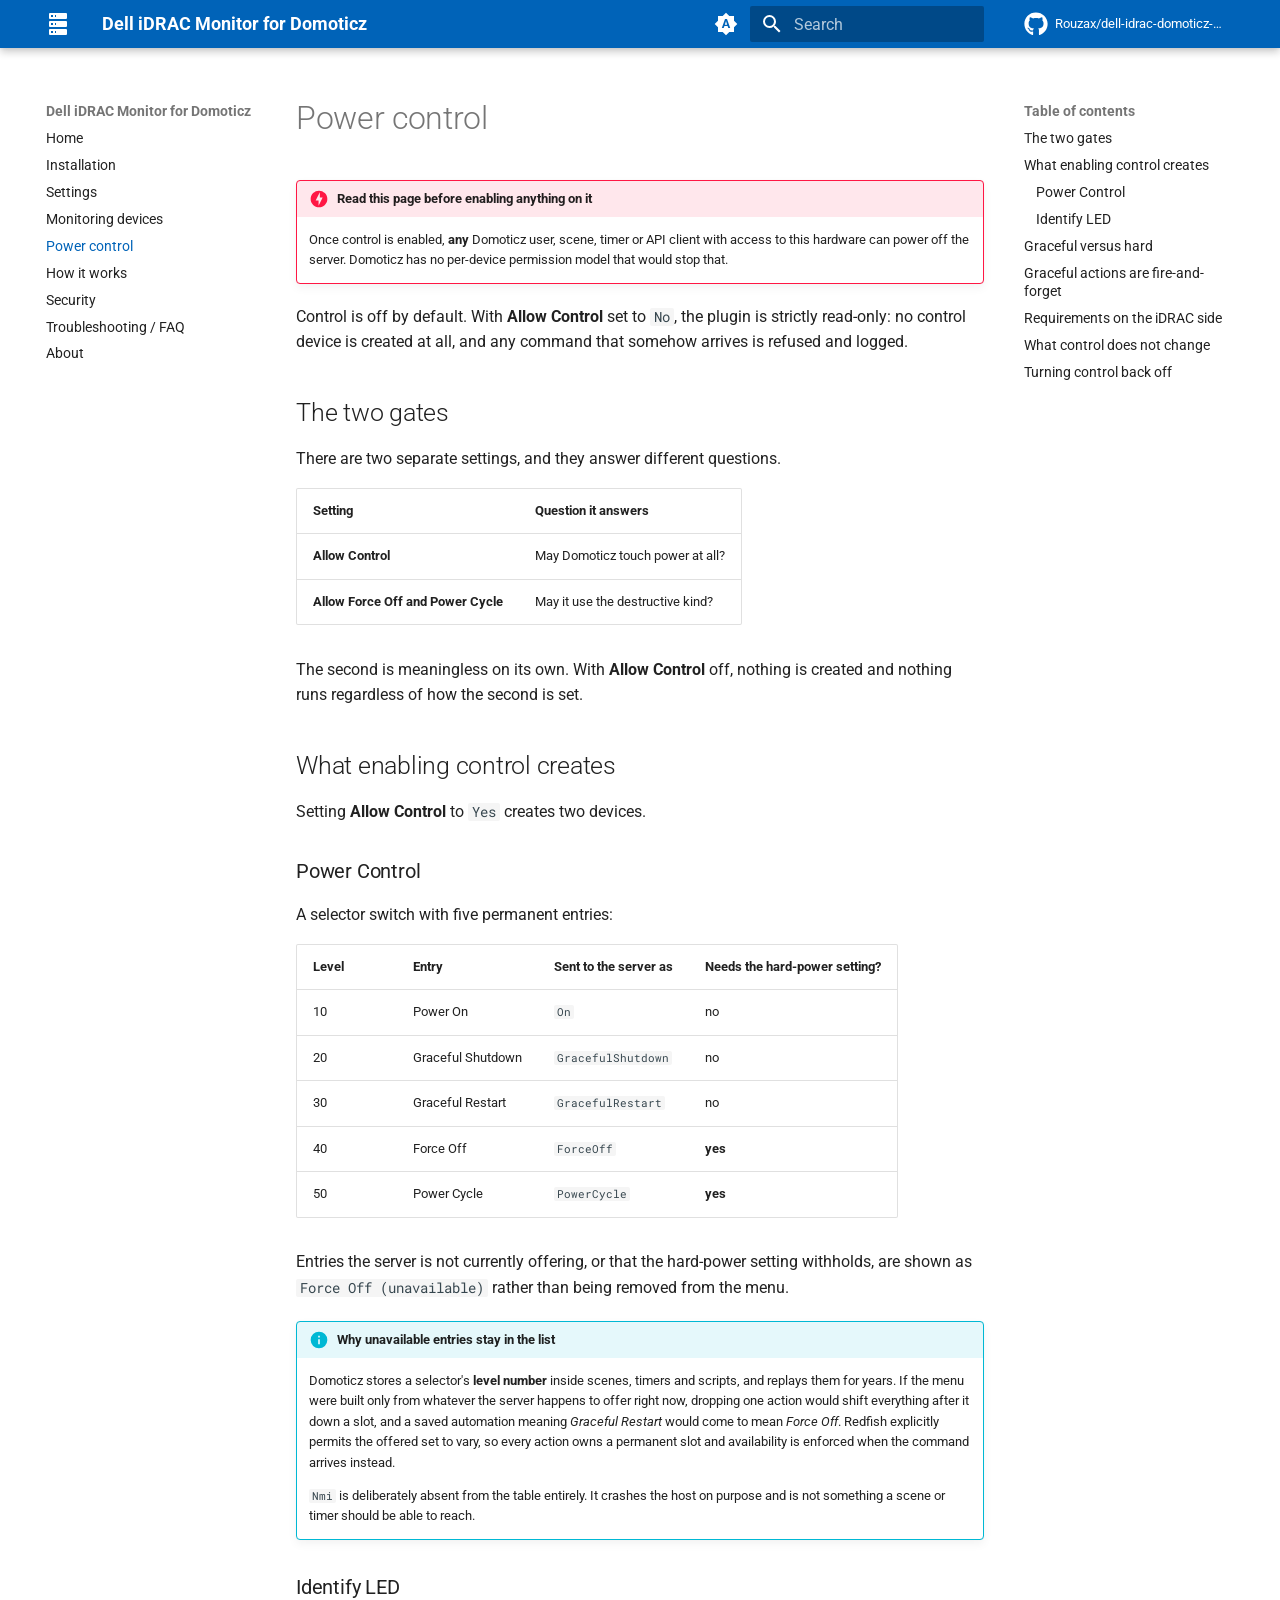
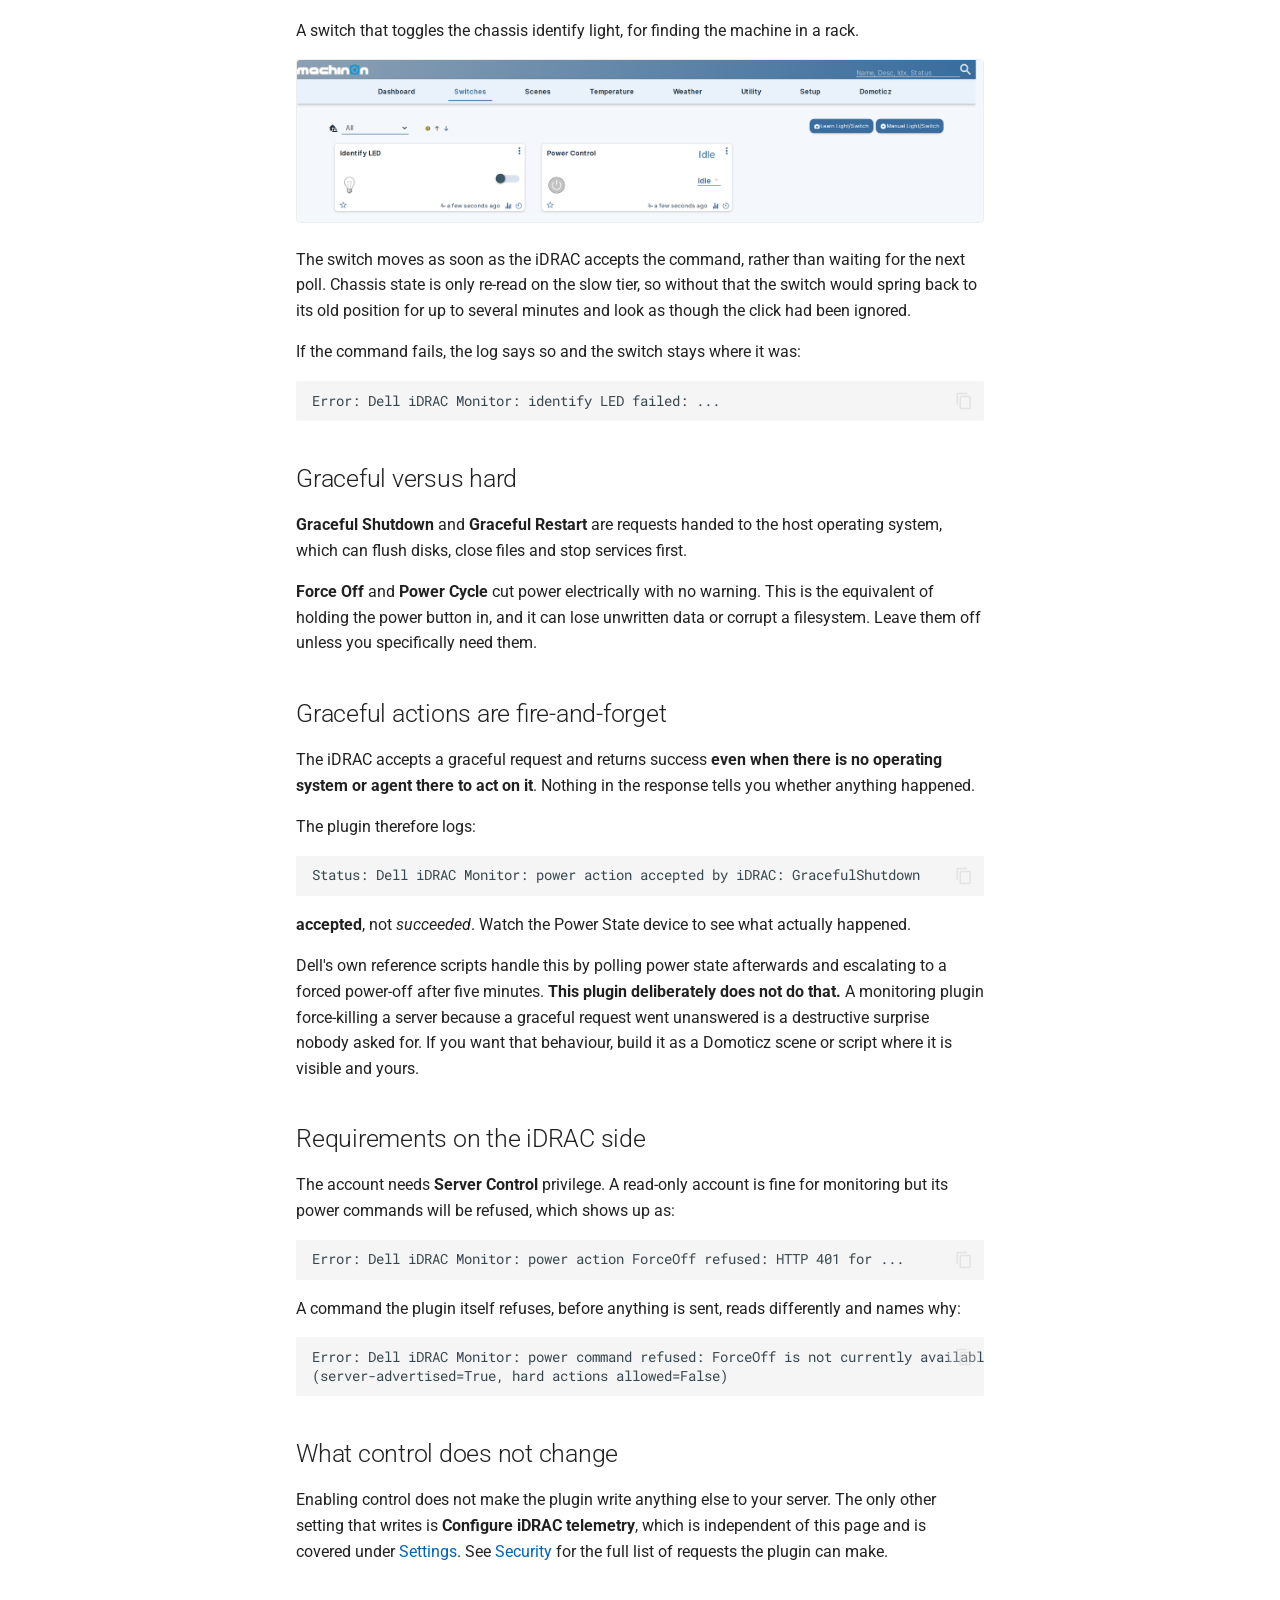
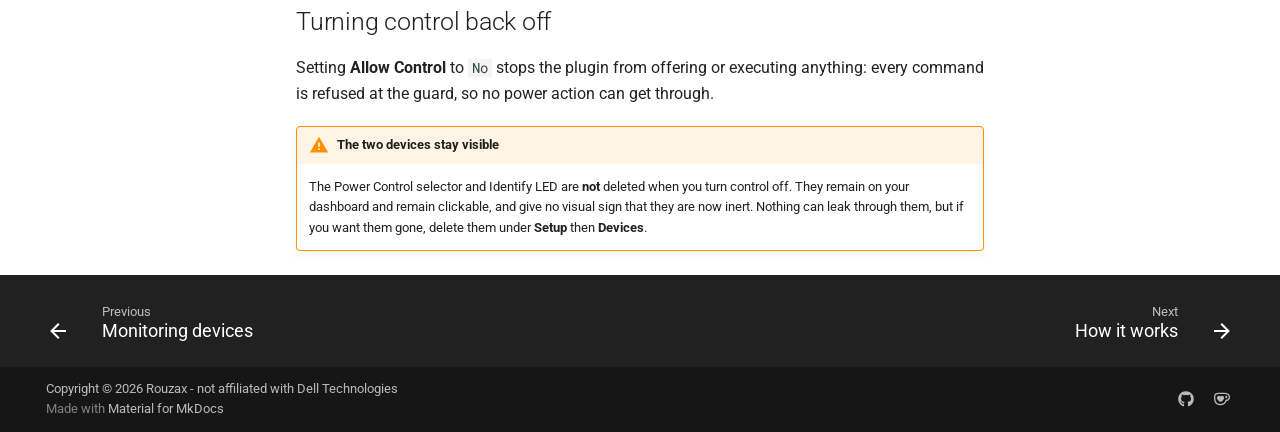
<file: control/index.html>
<!doctype html>
<html lang="en" class="no-js">
  <head>
    
      <meta charset="utf-8">
      <meta name="viewport" content="width=device-width,initial-scale=1">
      
        <meta name="description" content="A read-only-by-default Domoticz plugin for Dell PowerEdge servers: temperatures, fans, power, utilization, storage and health read from the iDRAC over Redfish, with opt-in power control.">
      
      
        <meta name="author" content="Rouzax">
      
      
        <link rel="canonical" href="https://rouzax.github.io/dell-idrac-domoticz-plugin/control/">
      
      
        <link rel="prev" href="../devices/">
      
      
        <link rel="next" href="../internals/">
      
      
        
      
      
      <link rel="icon" href="../assets/favicon.svg">
      <meta name="generator" content="mkdocs-1.6.1, mkdocs-material-9.7.7">
    
    
      
        <title>Power control - Dell iDRAC Monitor for Domoticz</title>
      
    
    
      <link rel="stylesheet" href="../assets/stylesheets/main.ec1eaa64.min.css">
      
        
        <link rel="stylesheet" href="../assets/stylesheets/palette.ab4e12ef.min.css">
      
      


    
    
      
    
    
      
        
        
        <link rel="preconnect" href="https://fonts.gstatic.com" crossorigin>
        <link rel="stylesheet" href="https://fonts.googleapis.com/css?family=Roboto:300,300i,400,400i,700,700i%7CRoboto+Mono:400,400i,700,700i&display=fallback">
        <style>:root{--md-text-font:"Roboto";--md-code-font:"Roboto Mono"}</style>
      
    
    
      <link rel="stylesheet" href="../stylesheets/extra.css">
    
    <script>__md_scope=new URL("..",location),__md_hash=e=>[...e].reduce(((e,_)=>(e<<5)-e+_.charCodeAt(0)),0),__md_get=(e,_=localStorage,t=__md_scope)=>JSON.parse(_.getItem(t.pathname+"."+e)),__md_set=(e,_,t=localStorage,a=__md_scope)=>{try{t.setItem(a.pathname+"."+e,JSON.stringify(_))}catch(e){}}</script>
    
      

    
    
  </head>
  
  
    
    
      
    
    
    
    
    <body dir="ltr" data-md-color-scheme="default" data-md-color-primary="indigo" data-md-color-accent="indigo">
  
    
    <input class="md-toggle" data-md-toggle="drawer" type="checkbox" id="__drawer" autocomplete="off">
    <input class="md-toggle" data-md-toggle="search" type="checkbox" id="__search" autocomplete="off">
    <label class="md-overlay" for="__drawer"></label>
    <div data-md-component="skip">
      
        
        <a href="#power-control" class="md-skip">
          Skip to content
        </a>
      
    </div>
    <div data-md-component="announce">
      
    </div>
    
    
      

  

<header class="md-header md-header--shadow" data-md-component="header">
  <nav class="md-header__inner md-grid" aria-label="Header">
    <a href=".." title="Dell iDRAC Monitor for Domoticz" class="md-header__button md-logo" aria-label="Dell iDRAC Monitor for Domoticz" data-md-component="logo">
      
  
  <svg xmlns="http://www.w3.org/2000/svg" viewBox="0 0 24 24"><path d="M4 1h16a1 1 0 0 1 1 1v4a1 1 0 0 1-1 1H4a1 1 0 0 1-1-1V2a1 1 0 0 1 1-1m0 8h16a1 1 0 0 1 1 1v4a1 1 0 0 1-1 1H4a1 1 0 0 1-1-1v-4a1 1 0 0 1 1-1m0 8h16a1 1 0 0 1 1 1v4a1 1 0 0 1-1 1H4a1 1 0 0 1-1-1v-4a1 1 0 0 1 1-1M9 5h1V3H9zm0 8h1v-2H9zm0 8h1v-2H9zM5 3v2h2V3zm0 8v2h2v-2zm0 8v2h2v-2z"/></svg>

    </a>
    <label class="md-header__button md-icon" for="__drawer">
      
      <svg xmlns="http://www.w3.org/2000/svg" viewBox="0 0 24 24"><path d="M3 6h18v2H3zm0 5h18v2H3zm0 5h18v2H3z"/></svg>
    </label>
    <div class="md-header__title" data-md-component="header-title">
      <div class="md-header__ellipsis">
        <div class="md-header__topic">
          <span class="md-ellipsis">
            Dell iDRAC Monitor for Domoticz
          </span>
        </div>
        <div class="md-header__topic" data-md-component="header-topic">
          <span class="md-ellipsis">
            
              Power control
            
          </span>
        </div>
      </div>
    </div>
    
      
        <form class="md-header__option" data-md-component="palette">
  
    
    
    
    <input class="md-option" data-md-color-media="(prefers-color-scheme)" data-md-color-scheme="default" data-md-color-primary="indigo" data-md-color-accent="indigo"  aria-label="Switch to light mode"  type="radio" name="__palette" id="__palette_0">
    
      <label class="md-header__button md-icon" title="Switch to light mode" for="__palette_1" hidden>
        <svg xmlns="http://www.w3.org/2000/svg" viewBox="0 0 24 24"><path d="m14.3 16-.7-2h-3.2l-.7 2H7.8L11 7h2l3.2 9zM20 8.69V4h-4.69L12 .69 8.69 4H4v4.69L.69 12 4 15.31V20h4.69L12 23.31 15.31 20H20v-4.69L23.31 12zm-9.15 3.96h2.3L12 9z"/></svg>
      </label>
    
  
    
    
    
    <input class="md-option" data-md-color-media="(prefers-color-scheme: light)" data-md-color-scheme="default" data-md-color-primary="custom" data-md-color-accent="custom"  aria-label="Switch to dark mode"  type="radio" name="__palette" id="__palette_1">
    
      <label class="md-header__button md-icon" title="Switch to dark mode" for="__palette_2" hidden>
        <svg xmlns="http://www.w3.org/2000/svg" viewBox="0 0 24 24"><path d="M12 8a4 4 0 0 0-4 4 4 4 0 0 0 4 4 4 4 0 0 0 4-4 4 4 0 0 0-4-4m0 10a6 6 0 0 1-6-6 6 6 0 0 1 6-6 6 6 0 0 1 6 6 6 6 0 0 1-6 6m8-9.31V4h-4.69L12 .69 8.69 4H4v4.69L.69 12 4 15.31V20h4.69L12 23.31 15.31 20H20v-4.69L23.31 12z"/></svg>
      </label>
    
  
    
    
    
    <input class="md-option" data-md-color-media="(prefers-color-scheme: dark)" data-md-color-scheme="slate" data-md-color-primary="custom" data-md-color-accent="custom"  aria-label="Switch to system preference"  type="radio" name="__palette" id="__palette_2">
    
      <label class="md-header__button md-icon" title="Switch to system preference" for="__palette_0" hidden>
        <svg xmlns="http://www.w3.org/2000/svg" viewBox="0 0 24 24"><path d="M12 18c-.89 0-1.74-.2-2.5-.55C11.56 16.5 13 14.42 13 12s-1.44-4.5-3.5-5.45C10.26 6.2 11.11 6 12 6a6 6 0 0 1 6 6 6 6 0 0 1-6 6m8-9.31V4h-4.69L12 .69 8.69 4H4v4.69L.69 12 4 15.31V20h4.69L12 23.31 15.31 20H20v-4.69L23.31 12z"/></svg>
      </label>
    
  
</form>
      
    
    
      <script>var palette=__md_get("__palette");if(palette&&palette.color){if("(prefers-color-scheme)"===palette.color.media){var media=matchMedia("(prefers-color-scheme: light)"),input=document.querySelector(media.matches?"[data-md-color-media='(prefers-color-scheme: light)']":"[data-md-color-media='(prefers-color-scheme: dark)']");palette.color.media=input.getAttribute("data-md-color-media"),palette.color.scheme=input.getAttribute("data-md-color-scheme"),palette.color.primary=input.getAttribute("data-md-color-primary"),palette.color.accent=input.getAttribute("data-md-color-accent")}for(var[key,value]of Object.entries(palette.color))document.body.setAttribute("data-md-color-"+key,value)}</script>
    
    
    
      
      
        <label class="md-header__button md-icon" for="__search">
          
          <svg xmlns="http://www.w3.org/2000/svg" viewBox="0 0 24 24"><path d="M9.5 3A6.5 6.5 0 0 1 16 9.5c0 1.61-.59 3.09-1.56 4.23l.27.27h.79l5 5-1.5 1.5-5-5v-.79l-.27-.27A6.52 6.52 0 0 1 9.5 16 6.5 6.5 0 0 1 3 9.5 6.5 6.5 0 0 1 9.5 3m0 2C7 5 5 7 5 9.5S7 14 9.5 14 14 12 14 9.5 12 5 9.5 5"/></svg>
        </label>
        <div class="md-search" data-md-component="search" role="dialog">
  <label class="md-search__overlay" for="__search"></label>
  <div class="md-search__inner" role="search">
    <form class="md-search__form" name="search">
      <input type="text" class="md-search__input" name="query" aria-label="Search" placeholder="Search" autocapitalize="off" autocorrect="off" autocomplete="off" spellcheck="false" data-md-component="search-query" required>
      <label class="md-search__icon md-icon" for="__search">
        
        <svg xmlns="http://www.w3.org/2000/svg" viewBox="0 0 24 24"><path d="M9.5 3A6.5 6.5 0 0 1 16 9.5c0 1.61-.59 3.09-1.56 4.23l.27.27h.79l5 5-1.5 1.5-5-5v-.79l-.27-.27A6.52 6.52 0 0 1 9.5 16 6.5 6.5 0 0 1 3 9.5 6.5 6.5 0 0 1 9.5 3m0 2C7 5 5 7 5 9.5S7 14 9.5 14 14 12 14 9.5 12 5 9.5 5"/></svg>
        
        <svg xmlns="http://www.w3.org/2000/svg" viewBox="0 0 24 24"><path d="M20 11v2H8l5.5 5.5-1.42 1.42L4.16 12l7.92-7.92L13.5 5.5 8 11z"/></svg>
      </label>
      <nav class="md-search__options" aria-label="Search">
        
        <button type="reset" class="md-search__icon md-icon" title="Clear" aria-label="Clear" tabindex="-1">
          
          <svg xmlns="http://www.w3.org/2000/svg" viewBox="0 0 24 24"><path d="M19 6.41 17.59 5 12 10.59 6.41 5 5 6.41 10.59 12 5 17.59 6.41 19 12 13.41 17.59 19 19 17.59 13.41 12z"/></svg>
        </button>
      </nav>
      
        <div class="md-search__suggest" data-md-component="search-suggest"></div>
      
    </form>
    <div class="md-search__output">
      <div class="md-search__scrollwrap" tabindex="0" data-md-scrollfix>
        <div class="md-search-result" data-md-component="search-result">
          <div class="md-search-result__meta">
            Initializing search
          </div>
          <ol class="md-search-result__list" role="presentation"></ol>
        </div>
      </div>
    </div>
  </div>
</div>
      
    
    
      <div class="md-header__source">
        <a href="https://github.com/Rouzax/dell-idrac-domoticz-plugin" title="Go to repository" class="md-source" data-md-component="source">
  <div class="md-source__icon md-icon">
    
    <svg xmlns="http://www.w3.org/2000/svg" viewBox="0 0 512 512"><!--! Font Awesome Free 7.1.0 by @fontawesome - https://fontawesome.com License - https://fontawesome.com/license/free (Icons: CC BY 4.0, Fonts: SIL OFL 1.1, Code: MIT License) Copyright 2025 Fonticons, Inc.--><path d="M173.9 397.4c0 2-2.3 3.6-5.2 3.6-3.3.3-5.6-1.3-5.6-3.6 0-2 2.3-3.6 5.2-3.6 3-.3 5.6 1.3 5.6 3.6m-31.1-4.5c-.7 2 1.3 4.3 4.3 4.9 2.6 1 5.6 0 6.2-2s-1.3-4.3-4.3-5.2c-2.6-.7-5.5.3-6.2 2.3m44.2-1.7c-2.9.7-4.9 2.6-4.6 4.9.3 2 2.9 3.3 5.9 2.6 2.9-.7 4.9-2.6 4.6-4.6-.3-1.9-3-3.2-5.9-2.9M252.8 8C114.1 8 8 113.3 8 252c0 110.9 69.8 205.8 169.5 239.2 12.8 2.3 17.3-5.6 17.3-12.1 0-6.2-.3-40.4-.3-61.4 0 0-70 15-84.7-29.8 0 0-11.4-29.1-27.8-36.6 0 0-22.9-15.7 1.6-15.4 0 0 24.9 2 38.6 25.8 21.9 38.6 58.6 27.5 72.9 20.9 2.3-16 8.8-27.1 16-33.7-55.9-6.2-112.3-14.3-112.3-110.5 0-27.5 7.6-41.3 23.6-58.9-2.6-6.5-11.1-33.3 2.6-67.9 20.9-6.5 69 27 69 27 20-5.6 41.5-8.5 62.8-8.5s42.8 2.9 62.8 8.5c0 0 48.1-33.6 69-27 13.7 34.7 5.2 61.4 2.6 67.9 16 17.7 25.8 31.5 25.8 58.9 0 96.5-58.9 104.2-114.8 110.5 9.2 7.9 17 22.9 17 46.4 0 33.7-.3 75.4-.3 83.6 0 6.5 4.6 14.4 17.3 12.1C436.2 457.8 504 362.9 504 252 504 113.3 391.5 8 252.8 8M105.2 352.9c-1.3 1-1 3.3.7 5.2 1.6 1.6 3.9 2.3 5.2 1 1.3-1 1-3.3-.7-5.2-1.6-1.6-3.9-2.3-5.2-1m-10.8-8.1c-.7 1.3.3 2.9 2.3 3.9 1.6 1 3.6.7 4.3-.7.7-1.3-.3-2.9-2.3-3.9-2-.6-3.6-.3-4.3.7m32.4 35.6c-1.6 1.3-1 4.3 1.3 6.2 2.3 2.3 5.2 2.6 6.5 1 1.3-1.3.7-4.3-1.3-6.2-2.2-2.3-5.2-2.6-6.5-1m-11.4-14.7c-1.6 1-1.6 3.6 0 5.9s4.3 3.3 5.6 2.3c1.6-1.3 1.6-3.9 0-6.2-1.4-2.3-4-3.3-5.6-2"/></svg>
  </div>
  <div class="md-source__repository">
    Rouzax/dell-idrac-domoticz-plugin
  </div>
</a>
      </div>
    
  </nav>
  
</header>
    
    <div class="md-container" data-md-component="container">
      
      
        
          
        
      
      <main class="md-main" data-md-component="main">
        <div class="md-main__inner md-grid">
          
            
              
              <div class="md-sidebar md-sidebar--primary" data-md-component="sidebar" data-md-type="navigation" >
                <div class="md-sidebar__scrollwrap">
                  <div class="md-sidebar__inner">
                    



<nav class="md-nav md-nav--primary" aria-label="Navigation" data-md-level="0">
  <label class="md-nav__title" for="__drawer">
    <a href=".." title="Dell iDRAC Monitor for Domoticz" class="md-nav__button md-logo" aria-label="Dell iDRAC Monitor for Domoticz" data-md-component="logo">
      
  
  <svg xmlns="http://www.w3.org/2000/svg" viewBox="0 0 24 24"><path d="M4 1h16a1 1 0 0 1 1 1v4a1 1 0 0 1-1 1H4a1 1 0 0 1-1-1V2a1 1 0 0 1 1-1m0 8h16a1 1 0 0 1 1 1v4a1 1 0 0 1-1 1H4a1 1 0 0 1-1-1v-4a1 1 0 0 1 1-1m0 8h16a1 1 0 0 1 1 1v4a1 1 0 0 1-1 1H4a1 1 0 0 1-1-1v-4a1 1 0 0 1 1-1M9 5h1V3H9zm0 8h1v-2H9zm0 8h1v-2H9zM5 3v2h2V3zm0 8v2h2v-2zm0 8v2h2v-2z"/></svg>

    </a>
    Dell iDRAC Monitor for Domoticz
  </label>
  
    <div class="md-nav__source">
      <a href="https://github.com/Rouzax/dell-idrac-domoticz-plugin" title="Go to repository" class="md-source" data-md-component="source">
  <div class="md-source__icon md-icon">
    
    <svg xmlns="http://www.w3.org/2000/svg" viewBox="0 0 512 512"><!--! Font Awesome Free 7.1.0 by @fontawesome - https://fontawesome.com License - https://fontawesome.com/license/free (Icons: CC BY 4.0, Fonts: SIL OFL 1.1, Code: MIT License) Copyright 2025 Fonticons, Inc.--><path d="M173.9 397.4c0 2-2.3 3.6-5.2 3.6-3.3.3-5.6-1.3-5.6-3.6 0-2 2.3-3.6 5.2-3.6 3-.3 5.6 1.3 5.6 3.6m-31.1-4.5c-.7 2 1.3 4.3 4.3 4.9 2.6 1 5.6 0 6.2-2s-1.3-4.3-4.3-5.2c-2.6-.7-5.5.3-6.2 2.3m44.2-1.7c-2.9.7-4.9 2.6-4.6 4.9.3 2 2.9 3.3 5.9 2.6 2.9-.7 4.9-2.6 4.6-4.6-.3-1.9-3-3.2-5.9-2.9M252.8 8C114.1 8 8 113.3 8 252c0 110.9 69.8 205.8 169.5 239.2 12.8 2.3 17.3-5.6 17.3-12.1 0-6.2-.3-40.4-.3-61.4 0 0-70 15-84.7-29.8 0 0-11.4-29.1-27.8-36.6 0 0-22.9-15.7 1.6-15.4 0 0 24.9 2 38.6 25.8 21.9 38.6 58.6 27.5 72.9 20.9 2.3-16 8.8-27.1 16-33.7-55.9-6.2-112.3-14.3-112.3-110.5 0-27.5 7.6-41.3 23.6-58.9-2.6-6.5-11.1-33.3 2.6-67.9 20.9-6.5 69 27 69 27 20-5.6 41.5-8.5 62.8-8.5s42.8 2.9 62.8 8.5c0 0 48.1-33.6 69-27 13.7 34.7 5.2 61.4 2.6 67.9 16 17.7 25.8 31.5 25.8 58.9 0 96.5-58.9 104.2-114.8 110.5 9.2 7.9 17 22.9 17 46.4 0 33.7-.3 75.4-.3 83.6 0 6.5 4.6 14.4 17.3 12.1C436.2 457.8 504 362.9 504 252 504 113.3 391.5 8 252.8 8M105.2 352.9c-1.3 1-1 3.3.7 5.2 1.6 1.6 3.9 2.3 5.2 1 1.3-1 1-3.3-.7-5.2-1.6-1.6-3.9-2.3-5.2-1m-10.8-8.1c-.7 1.3.3 2.9 2.3 3.9 1.6 1 3.6.7 4.3-.7.7-1.3-.3-2.9-2.3-3.9-2-.6-3.6-.3-4.3.7m32.4 35.6c-1.6 1.3-1 4.3 1.3 6.2 2.3 2.3 5.2 2.6 6.5 1 1.3-1.3.7-4.3-1.3-6.2-2.2-2.3-5.2-2.6-6.5-1m-11.4-14.7c-1.6 1-1.6 3.6 0 5.9s4.3 3.3 5.6 2.3c1.6-1.3 1.6-3.9 0-6.2-1.4-2.3-4-3.3-5.6-2"/></svg>
  </div>
  <div class="md-source__repository">
    Rouzax/dell-idrac-domoticz-plugin
  </div>
</a>
    </div>
  
  <ul class="md-nav__list" data-md-scrollfix>
    
      
      
  
  
  
  
    <li class="md-nav__item">
      <a href=".." class="md-nav__link">
        
  
  
  <span class="md-ellipsis">
    
  
    Home
  

    
  </span>
  
  

      </a>
    </li>
  

    
      
      
  
  
  
  
    <li class="md-nav__item">
      <a href="../install/" class="md-nav__link">
        
  
  
  <span class="md-ellipsis">
    
  
    Installation
  

    
  </span>
  
  

      </a>
    </li>
  

    
      
      
  
  
  
  
    <li class="md-nav__item">
      <a href="../settings/" class="md-nav__link">
        
  
  
  <span class="md-ellipsis">
    
  
    Settings
  

    
  </span>
  
  

      </a>
    </li>
  

    
      
      
  
  
  
  
    <li class="md-nav__item">
      <a href="../devices/" class="md-nav__link">
        
  
  
  <span class="md-ellipsis">
    
  
    Monitoring devices
  

    
  </span>
  
  

      </a>
    </li>
  

    
      
      
  
  
    
  
  
  
    <li class="md-nav__item md-nav__item--active">
      
      <input class="md-nav__toggle md-toggle" type="checkbox" id="__toc">
      
      
        
      
      
        <label class="md-nav__link md-nav__link--active" for="__toc">
          
  
  
  <span class="md-ellipsis">
    
  
    Power control
  

    
  </span>
  
  

          <span class="md-nav__icon md-icon"></span>
        </label>
      
      <a href="./" class="md-nav__link md-nav__link--active">
        
  
  
  <span class="md-ellipsis">
    
  
    Power control
  

    
  </span>
  
  

      </a>
      
        

<nav class="md-nav md-nav--secondary" aria-label="Table of contents">
  
  
  
    
  
  
    <label class="md-nav__title" for="__toc">
      <span class="md-nav__icon md-icon"></span>
      Table of contents
    </label>
    <ul class="md-nav__list" data-md-component="toc" data-md-scrollfix>
      
        <li class="md-nav__item">
  <a href="#the-two-gates" class="md-nav__link">
    <span class="md-ellipsis">
      
        The two gates
      
    </span>
  </a>
  
</li>
      
        <li class="md-nav__item">
  <a href="#what-enabling-control-creates" class="md-nav__link">
    <span class="md-ellipsis">
      
        What enabling control creates
      
    </span>
  </a>
  
    <nav class="md-nav" aria-label="What enabling control creates">
      <ul class="md-nav__list">
        
          <li class="md-nav__item">
  <a href="#power-control_1" class="md-nav__link">
    <span class="md-ellipsis">
      
        Power Control
      
    </span>
  </a>
  
</li>
        
          <li class="md-nav__item">
  <a href="#identify-led" class="md-nav__link">
    <span class="md-ellipsis">
      
        Identify LED
      
    </span>
  </a>
  
</li>
        
      </ul>
    </nav>
  
</li>
      
        <li class="md-nav__item">
  <a href="#graceful-versus-hard" class="md-nav__link">
    <span class="md-ellipsis">
      
        Graceful versus hard
      
    </span>
  </a>
  
</li>
      
        <li class="md-nav__item">
  <a href="#graceful-actions-are-fire-and-forget" class="md-nav__link">
    <span class="md-ellipsis">
      
        Graceful actions are fire-and-forget
      
    </span>
  </a>
  
</li>
      
        <li class="md-nav__item">
  <a href="#requirements-on-the-idrac-side" class="md-nav__link">
    <span class="md-ellipsis">
      
        Requirements on the iDRAC side
      
    </span>
  </a>
  
</li>
      
        <li class="md-nav__item">
  <a href="#what-control-does-not-change" class="md-nav__link">
    <span class="md-ellipsis">
      
        What control does not change
      
    </span>
  </a>
  
</li>
      
        <li class="md-nav__item">
  <a href="#turning-control-back-off" class="md-nav__link">
    <span class="md-ellipsis">
      
        Turning control back off
      
    </span>
  </a>
  
</li>
      
    </ul>
  
</nav>
      
    </li>
  

    
      
      
  
  
  
  
    <li class="md-nav__item">
      <a href="../internals/" class="md-nav__link">
        
  
  
  <span class="md-ellipsis">
    
  
    How it works
  

    
  </span>
  
  

      </a>
    </li>
  

    
      
      
  
  
  
  
    <li class="md-nav__item">
      <a href="../security/" class="md-nav__link">
        
  
  
  <span class="md-ellipsis">
    
  
    Security
  

    
  </span>
  
  

      </a>
    </li>
  

    
      
      
  
  
  
  
    <li class="md-nav__item">
      <a href="../faq/" class="md-nav__link">
        
  
  
  <span class="md-ellipsis">
    
  
    Troubleshooting / FAQ
  

    
  </span>
  
  

      </a>
    </li>
  

    
      
      
  
  
  
  
    <li class="md-nav__item">
      <a href="../about/" class="md-nav__link">
        
  
  
  <span class="md-ellipsis">
    
  
    About
  

    
  </span>
  
  

      </a>
    </li>
  

    
  </ul>
</nav>
                  </div>
                </div>
              </div>
            
            
              
              <div class="md-sidebar md-sidebar--secondary" data-md-component="sidebar" data-md-type="toc" >
                <div class="md-sidebar__scrollwrap">
                  <div class="md-sidebar__inner">
                    

<nav class="md-nav md-nav--secondary" aria-label="Table of contents">
  
  
  
    
  
  
    <label class="md-nav__title" for="__toc">
      <span class="md-nav__icon md-icon"></span>
      Table of contents
    </label>
    <ul class="md-nav__list" data-md-component="toc" data-md-scrollfix>
      
        <li class="md-nav__item">
  <a href="#the-two-gates" class="md-nav__link">
    <span class="md-ellipsis">
      
        The two gates
      
    </span>
  </a>
  
</li>
      
        <li class="md-nav__item">
  <a href="#what-enabling-control-creates" class="md-nav__link">
    <span class="md-ellipsis">
      
        What enabling control creates
      
    </span>
  </a>
  
    <nav class="md-nav" aria-label="What enabling control creates">
      <ul class="md-nav__list">
        
          <li class="md-nav__item">
  <a href="#power-control_1" class="md-nav__link">
    <span class="md-ellipsis">
      
        Power Control
      
    </span>
  </a>
  
</li>
        
          <li class="md-nav__item">
  <a href="#identify-led" class="md-nav__link">
    <span class="md-ellipsis">
      
        Identify LED
      
    </span>
  </a>
  
</li>
        
      </ul>
    </nav>
  
</li>
      
        <li class="md-nav__item">
  <a href="#graceful-versus-hard" class="md-nav__link">
    <span class="md-ellipsis">
      
        Graceful versus hard
      
    </span>
  </a>
  
</li>
      
        <li class="md-nav__item">
  <a href="#graceful-actions-are-fire-and-forget" class="md-nav__link">
    <span class="md-ellipsis">
      
        Graceful actions are fire-and-forget
      
    </span>
  </a>
  
</li>
      
        <li class="md-nav__item">
  <a href="#requirements-on-the-idrac-side" class="md-nav__link">
    <span class="md-ellipsis">
      
        Requirements on the iDRAC side
      
    </span>
  </a>
  
</li>
      
        <li class="md-nav__item">
  <a href="#what-control-does-not-change" class="md-nav__link">
    <span class="md-ellipsis">
      
        What control does not change
      
    </span>
  </a>
  
</li>
      
        <li class="md-nav__item">
  <a href="#turning-control-back-off" class="md-nav__link">
    <span class="md-ellipsis">
      
        Turning control back off
      
    </span>
  </a>
  
</li>
      
    </ul>
  
</nav>
                  </div>
                </div>
              </div>
            
          
          
            <div class="md-content" data-md-component="content">
              
              <article class="md-content__inner md-typeset">
                
                  


  
  


<h1 id="power-control">Power control<a class="headerlink" href="#power-control" title="Permanent link">&para;</a></h1>
<div class="admonition danger">
<p class="admonition-title">Read this page before enabling anything on it</p>
<p>Once control is enabled, <strong>any</strong> Domoticz user, scene, timer or API client with access to this hardware can power off the server. Domoticz has no per-device permission model that would stop that.</p>
</div>
<p>Control is off by default. With <strong>Allow Control</strong> set to <code>No</code>, the plugin is strictly read-only: no control device is created at all, and any command that somehow arrives is refused and logged.</p>
<h2 id="the-two-gates">The two gates<a class="headerlink" href="#the-two-gates" title="Permanent link">&para;</a></h2>
<p>There are two separate settings, and they answer different questions.</p>
<table>
<thead>
<tr>
<th>Setting</th>
<th>Question it answers</th>
</tr>
</thead>
<tbody>
<tr>
<td><strong>Allow Control</strong></td>
<td>May Domoticz touch power at all?</td>
</tr>
<tr>
<td><strong>Allow Force Off and Power Cycle</strong></td>
<td>May it use the destructive kind?</td>
</tr>
</tbody>
</table>
<p>The second is meaningless on its own. With <strong>Allow Control</strong> off, nothing is created and nothing runs regardless of how the second is set.</p>
<h2 id="what-enabling-control-creates">What enabling control creates<a class="headerlink" href="#what-enabling-control-creates" title="Permanent link">&para;</a></h2>
<p>Setting <strong>Allow Control</strong> to <code>Yes</code> creates two devices.</p>
<h3 id="power-control_1">Power Control<a class="headerlink" href="#power-control_1" title="Permanent link">&para;</a></h3>
<p>A selector switch with five permanent entries:</p>
<table>
<thead>
<tr>
<th>Level</th>
<th>Entry</th>
<th>Sent to the server as</th>
<th>Needs the hard-power setting?</th>
</tr>
</thead>
<tbody>
<tr>
<td>10</td>
<td>Power On</td>
<td><code>On</code></td>
<td>no</td>
</tr>
<tr>
<td>20</td>
<td>Graceful Shutdown</td>
<td><code>GracefulShutdown</code></td>
<td>no</td>
</tr>
<tr>
<td>30</td>
<td>Graceful Restart</td>
<td><code>GracefulRestart</code></td>
<td>no</td>
</tr>
<tr>
<td>40</td>
<td>Force Off</td>
<td><code>ForceOff</code></td>
<td><strong>yes</strong></td>
</tr>
<tr>
<td>50</td>
<td>Power Cycle</td>
<td><code>PowerCycle</code></td>
<td><strong>yes</strong></td>
</tr>
</tbody>
</table>
<p>Entries the server is not currently offering, or that the hard-power setting withholds, are shown as <code>Force Off (unavailable)</code> rather than being removed from the menu.</p>
<div class="admonition info">
<p class="admonition-title">Why unavailable entries stay in the list</p>
<p>Domoticz stores a selector's <strong>level number</strong> inside scenes, timers and scripts, and replays them for years. If the menu were built only from whatever the server happens to offer right now, dropping one action would shift everything after it down a slot, and a saved automation meaning <em>Graceful Restart</em> would come to mean <em>Force Off</em>. Redfish explicitly permits the offered set to vary, so every action owns a permanent slot and availability is enforced when the command arrives instead.</p>
<p><code>Nmi</code> is deliberately absent from the table entirely. It crashes the host on purpose and is not something a scene or timer should be able to reach.</p>
</div>
<h3 id="identify-led">Identify LED<a class="headerlink" href="#identify-led" title="Permanent link">&para;</a></h3>
<p>A switch that toggles the chassis identify light, for finding the machine in a rack.</p>
<p><img alt="The two control devices Domoticz creates" src="../assets/control.png" /></p>
<p>The switch moves as soon as the iDRAC accepts the command, rather than waiting for the next poll. Chassis state is only re-read on the slow tier, so without that the switch would spring back to its old position for up to several minutes and look as though the click had been ignored.</p>
<p>If the command fails, the log says so and the switch stays where it was:</p>
<div class="highlight"><pre><span></span><code><a id="__codelineno-0-1" name="__codelineno-0-1" href="#__codelineno-0-1"></a>Error: Dell iDRAC Monitor: identify LED failed: ...
</code></pre></div>
<h2 id="graceful-versus-hard">Graceful versus hard<a class="headerlink" href="#graceful-versus-hard" title="Permanent link">&para;</a></h2>
<p><strong>Graceful Shutdown</strong> and <strong>Graceful Restart</strong> are requests handed to the host operating system, which can flush disks, close files and stop services first.</p>
<p><strong>Force Off</strong> and <strong>Power Cycle</strong> cut power electrically with no warning. This is the equivalent of holding the power button in, and it can lose unwritten data or corrupt a filesystem. Leave them off unless you specifically need them.</p>
<h2 id="graceful-actions-are-fire-and-forget">Graceful actions are fire-and-forget<a class="headerlink" href="#graceful-actions-are-fire-and-forget" title="Permanent link">&para;</a></h2>
<p>The iDRAC accepts a graceful request and returns success <strong>even when there is no operating system or agent there to act on it</strong>. Nothing in the response tells you whether anything happened.</p>
<p>The plugin therefore logs:</p>
<div class="highlight"><pre><span></span><code><a id="__codelineno-1-1" name="__codelineno-1-1" href="#__codelineno-1-1"></a>Status: Dell iDRAC Monitor: power action accepted by iDRAC: GracefulShutdown
</code></pre></div>
<p><strong>accepted</strong>, not <em>succeeded</em>. Watch the Power State device to see what actually happened.</p>
<p>Dell's own reference scripts handle this by polling power state afterwards and escalating to a forced power-off after five minutes. <strong>This plugin deliberately does not do that.</strong> A monitoring plugin force-killing a server because a graceful request went unanswered is a destructive surprise nobody asked for. If you want that behaviour, build it as a Domoticz scene or script where it is visible and yours.</p>
<h2 id="requirements-on-the-idrac-side">Requirements on the iDRAC side<a class="headerlink" href="#requirements-on-the-idrac-side" title="Permanent link">&para;</a></h2>
<p>The account needs <strong>Server Control</strong> privilege. A read-only account is fine for monitoring but its power commands will be refused, which shows up as:</p>
<div class="highlight"><pre><span></span><code><a id="__codelineno-2-1" name="__codelineno-2-1" href="#__codelineno-2-1"></a>Error: Dell iDRAC Monitor: power action ForceOff refused: HTTP 401 for ...
</code></pre></div>
<p>A command the plugin itself refuses, before anything is sent, reads differently and names why:</p>
<div class="highlight"><pre><span></span><code><a id="__codelineno-3-1" name="__codelineno-3-1" href="#__codelineno-3-1"></a>Error: Dell iDRAC Monitor: power command refused: ForceOff is not currently available
<a id="__codelineno-3-2" name="__codelineno-3-2" href="#__codelineno-3-2"></a>(server-advertised=True, hard actions allowed=False)
</code></pre></div>
<h2 id="what-control-does-not-change">What control does not change<a class="headerlink" href="#what-control-does-not-change" title="Permanent link">&para;</a></h2>
<p>Enabling control does not make the plugin write anything else to your server. The only other setting that writes is <strong>Configure iDRAC telemetry</strong>, which is independent of this page and is covered under <a href="../settings/#configure-idrac-telemetry">Settings</a>. See <a href="../security/#what-it-reads-and-writes">Security</a> for the full list of requests the plugin can make.</p>
<h2 id="turning-control-back-off">Turning control back off<a class="headerlink" href="#turning-control-back-off" title="Permanent link">&para;</a></h2>
<p>Setting <strong>Allow Control</strong> to <code>No</code> stops the plugin from offering or executing anything: every command is refused at the guard, so no power action can get through.</p>
<div class="admonition warning">
<p class="admonition-title">The two devices stay visible</p>
<p>The Power Control selector and Identify LED are <strong>not</strong> deleted when you turn control off. They remain on your dashboard and remain clickable, and give no visual sign that they are now inert. Nothing can leak through them, but if you want them gone, delete them under <strong>Setup</strong> then <strong>Devices</strong>.</p>
</div>












                
              </article>
            </div>
          
          
<script>var target=document.getElementById(location.hash.slice(1));target&&target.name&&(target.checked=target.name.startsWith("__tabbed_"))</script>
        </div>
        
          <button type="button" class="md-top md-icon" data-md-component="top" hidden>
  
  <svg xmlns="http://www.w3.org/2000/svg" viewBox="0 0 24 24"><path d="M13 20h-2V8l-5.5 5.5-1.42-1.42L12 4.16l7.92 7.92-1.42 1.42L13 8z"/></svg>
  Back to top
</button>
        
      </main>
      
        <footer class="md-footer">
  
    
      
      <nav class="md-footer__inner md-grid" aria-label="Footer" >
        
          
          <a href="../devices/" class="md-footer__link md-footer__link--prev" aria-label="Previous: Monitoring devices">
            <div class="md-footer__button md-icon">
              
              <svg xmlns="http://www.w3.org/2000/svg" viewBox="0 0 24 24"><path d="M20 11v2H8l5.5 5.5-1.42 1.42L4.16 12l7.92-7.92L13.5 5.5 8 11z"/></svg>
            </div>
            <div class="md-footer__title">
              <span class="md-footer__direction">
                Previous
              </span>
              <div class="md-ellipsis">
                Monitoring devices
              </div>
            </div>
          </a>
        
        
          
          <a href="../internals/" class="md-footer__link md-footer__link--next" aria-label="Next: How it works">
            <div class="md-footer__title">
              <span class="md-footer__direction">
                Next
              </span>
              <div class="md-ellipsis">
                How it works
              </div>
            </div>
            <div class="md-footer__button md-icon">
              
              <svg xmlns="http://www.w3.org/2000/svg" viewBox="0 0 24 24"><path d="M4 11v2h12l-5.5 5.5 1.42 1.42L19.84 12l-7.92-7.92L10.5 5.5 16 11z"/></svg>
            </div>
          </a>
        
      </nav>
    
  
  <div class="md-footer-meta md-typeset">
    <div class="md-footer-meta__inner md-grid">
      <div class="md-copyright">
  
    <div class="md-copyright__highlight">
      Copyright &copy; 2026 Rouzax - not affiliated with Dell Technologies
    </div>
  
  
    Made with
    <a href="https://squidfunk.github.io/mkdocs-material/" target="_blank" rel="noopener">
      Material for MkDocs
    </a>
  
</div>
      
        
<div class="md-social">
  
    
    
    
    
    <a href="https://github.com/Rouzax/dell-idrac-domoticz-plugin" target="_blank" rel="noopener" title="Dell iDRAC Monitor on GitHub" class="md-social__link">
      <svg xmlns="http://www.w3.org/2000/svg" viewBox="0 0 512 512"><!--! Font Awesome Free 7.1.0 by @fontawesome - https://fontawesome.com License - https://fontawesome.com/license/free (Icons: CC BY 4.0, Fonts: SIL OFL 1.1, Code: MIT License) Copyright 2025 Fonticons, Inc.--><path d="M173.9 397.4c0 2-2.3 3.6-5.2 3.6-3.3.3-5.6-1.3-5.6-3.6 0-2 2.3-3.6 5.2-3.6 3-.3 5.6 1.3 5.6 3.6m-31.1-4.5c-.7 2 1.3 4.3 4.3 4.9 2.6 1 5.6 0 6.2-2s-1.3-4.3-4.3-5.2c-2.6-.7-5.5.3-6.2 2.3m44.2-1.7c-2.9.7-4.9 2.6-4.6 4.9.3 2 2.9 3.3 5.9 2.6 2.9-.7 4.9-2.6 4.6-4.6-.3-1.9-3-3.2-5.9-2.9M252.8 8C114.1 8 8 113.3 8 252c0 110.9 69.8 205.8 169.5 239.2 12.8 2.3 17.3-5.6 17.3-12.1 0-6.2-.3-40.4-.3-61.4 0 0-70 15-84.7-29.8 0 0-11.4-29.1-27.8-36.6 0 0-22.9-15.7 1.6-15.4 0 0 24.9 2 38.6 25.8 21.9 38.6 58.6 27.5 72.9 20.9 2.3-16 8.8-27.1 16-33.7-55.9-6.2-112.3-14.3-112.3-110.5 0-27.5 7.6-41.3 23.6-58.9-2.6-6.5-11.1-33.3 2.6-67.9 20.9-6.5 69 27 69 27 20-5.6 41.5-8.5 62.8-8.5s42.8 2.9 62.8 8.5c0 0 48.1-33.6 69-27 13.7 34.7 5.2 61.4 2.6 67.9 16 17.7 25.8 31.5 25.8 58.9 0 96.5-58.9 104.2-114.8 110.5 9.2 7.9 17 22.9 17 46.4 0 33.7-.3 75.4-.3 83.6 0 6.5 4.6 14.4 17.3 12.1C436.2 457.8 504 362.9 504 252 504 113.3 391.5 8 252.8 8M105.2 352.9c-1.3 1-1 3.3.7 5.2 1.6 1.6 3.9 2.3 5.2 1 1.3-1 1-3.3-.7-5.2-1.6-1.6-3.9-2.3-5.2-1m-10.8-8.1c-.7 1.3.3 2.9 2.3 3.9 1.6 1 3.6.7 4.3-.7.7-1.3-.3-2.9-2.3-3.9-2-.6-3.6-.3-4.3.7m32.4 35.6c-1.6 1.3-1 4.3 1.3 6.2 2.3 2.3 5.2 2.6 6.5 1 1.3-1.3.7-4.3-1.3-6.2-2.2-2.3-5.2-2.6-6.5-1m-11.4-14.7c-1.6 1-1.6 3.6 0 5.9s4.3 3.3 5.6 2.3c1.6-1.3 1.6-3.9 0-6.2-1.4-2.3-4-3.3-5.6-2"/></svg>
    </a>
  
    
    
    
    
    <a href="https://ko-fi.com/O0W221GBUG" target="_blank" rel="noopener" title="Support Dell iDRAC Monitor on Ko-fi" class="md-social__link">
      <svg xmlns="http://www.w3.org/2000/svg" viewBox="0 0 24 24"><path d="M11.351 2.715c-2.7 0-4.986.025-6.83.26C2.078 3.285 0 5.154 0 8.61c0 3.506.182 6.13 1.585 8.493 1.584 2.701 4.233 4.182 7.662 4.182h.83c4.209 0 6.494-2.234 7.637-4a9.5 9.5 0 0 0 1.091-2.338C21.792 14.688 24 12.22 24 9.208v-.415c0-3.247-2.13-5.507-5.792-5.87-1.558-.156-2.65-.208-6.857-.208m0 1.947c4.208 0 5.09.052 6.571.182 2.624.311 4.13 1.584 4.13 4v.39c0 2.156-1.792 3.844-3.87 3.844h-.935l-.156.649c-.208 1.013-.597 1.818-1.039 2.546-.909 1.428-2.545 3.064-5.922 3.064h-.805c-2.571 0-4.831-.883-6.078-3.195-1.09-2-1.298-4.155-1.298-7.506 0-2.181.857-3.402 3.012-3.714 1.533-.233 3.559-.26 6.39-.26m6.547 2.287c-.416 0-.65.234-.65.546v2.935c0 .311.234.545.65.545 1.324 0 2.051-.754 2.051-2s-.727-2.026-2.052-2.026m-10.39.182c-1.818 0-3.013 1.48-3.013 3.142 0 1.533.858 2.857 1.949 3.897.727.701 1.87 1.429 2.649 1.896a1.47 1.47 0 0 0 1.507 0c.78-.467 1.922-1.195 2.623-1.896 1.117-1.039 1.974-2.364 1.974-3.897 0-1.662-1.247-3.142-3.039-3.142-1.065 0-1.792.545-2.338 1.298-.493-.753-1.246-1.298-2.312-1.298"/></svg>
    </a>
  
</div>
      
    </div>
  </div>
</footer>
      
    </div>
    <div class="md-dialog" data-md-component="dialog">
      <div class="md-dialog__inner md-typeset"></div>
    </div>
    
    
    
      
      
      <script id="__config" type="application/json">{"annotate": null, "base": "..", "features": ["navigation.instant", "navigation.tracking", "navigation.sections", "navigation.top", "navigation.footer", "toc.follow", "search.suggest", "search.highlight", "content.code.copy"], "search": "../assets/javascripts/workers/search.2c215733.min.js", "tags": null, "translations": {"clipboard.copied": "Copied to clipboard", "clipboard.copy": "Copy to clipboard", "search.result.more.one": "1 more on this page", "search.result.more.other": "# more on this page", "search.result.none": "No matching documents", "search.result.one": "1 matching document", "search.result.other": "# matching documents", "search.result.placeholder": "Type to start searching", "search.result.term.missing": "Missing", "select.version": "Select version"}, "version": null}</script>
    
    
      <script src="../assets/javascripts/bundle.d7400e89.min.js"></script>
      
    
  </body>
</html>
</file>
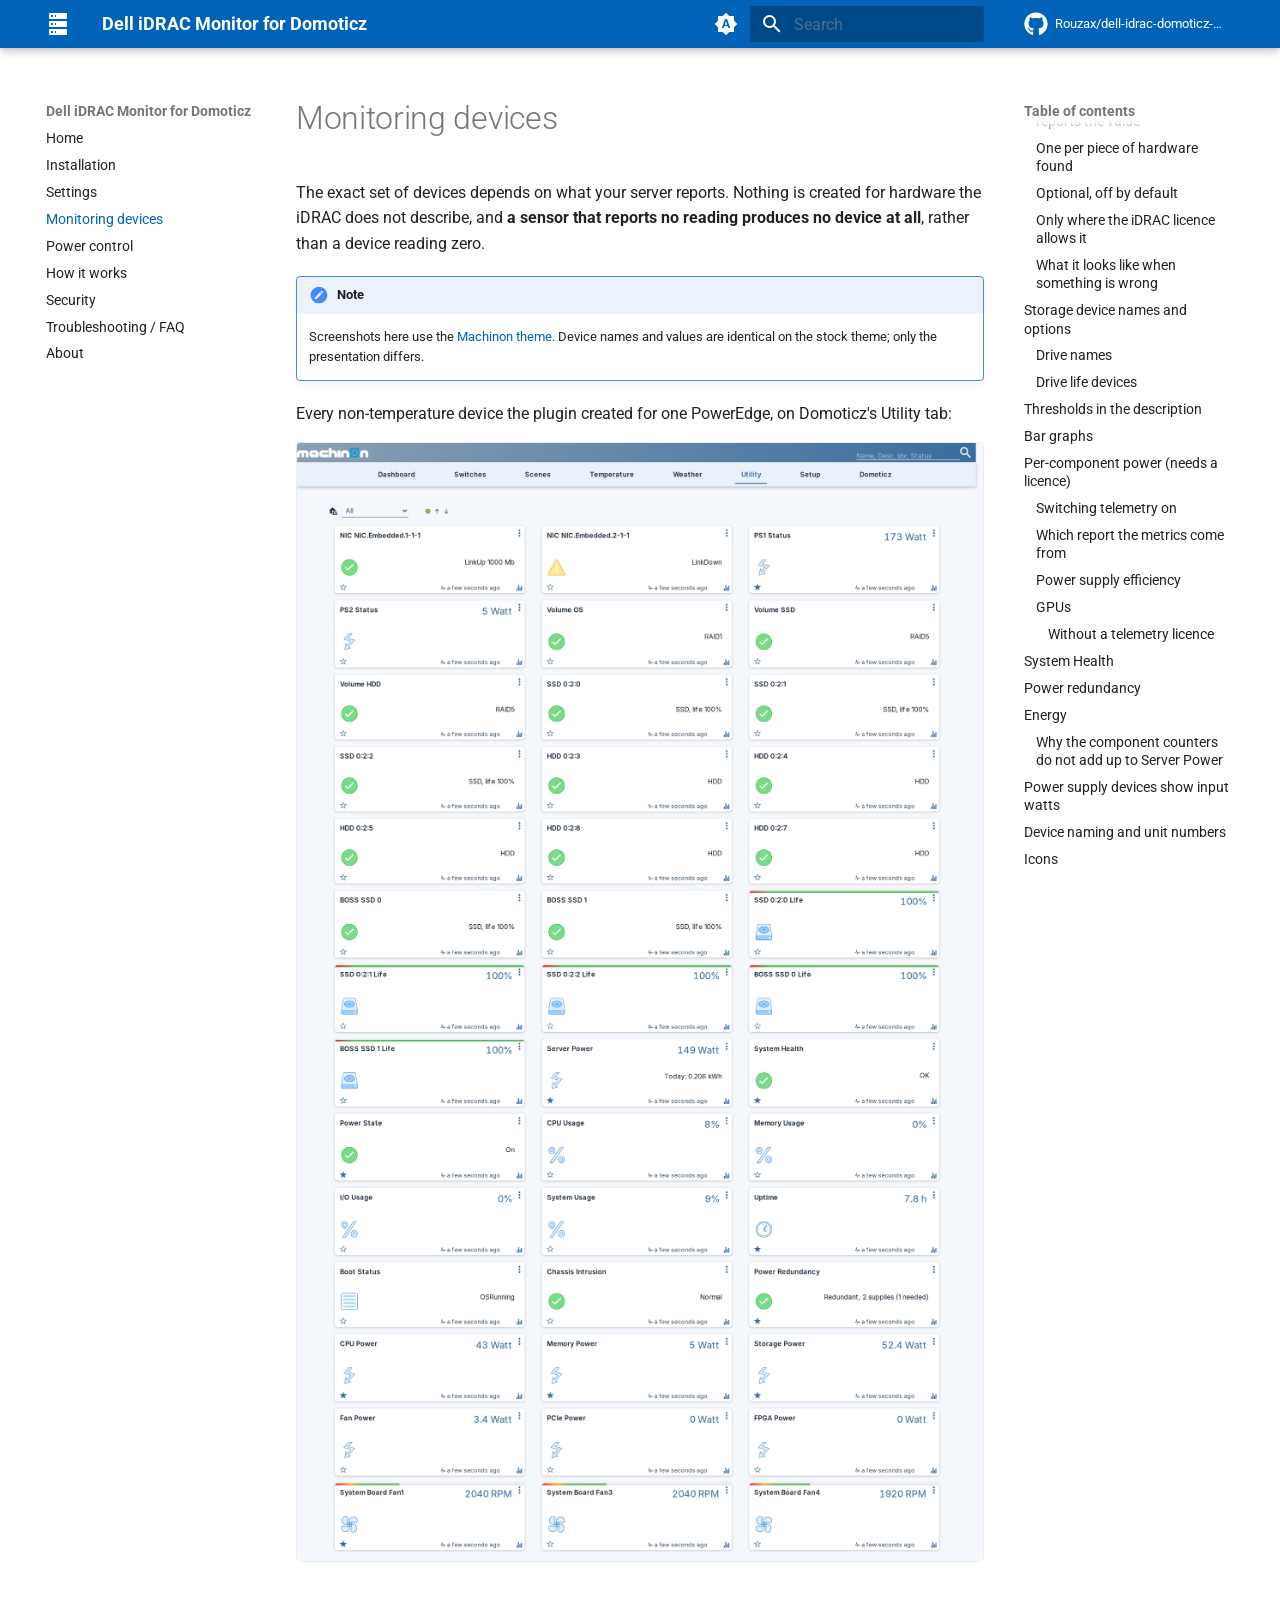
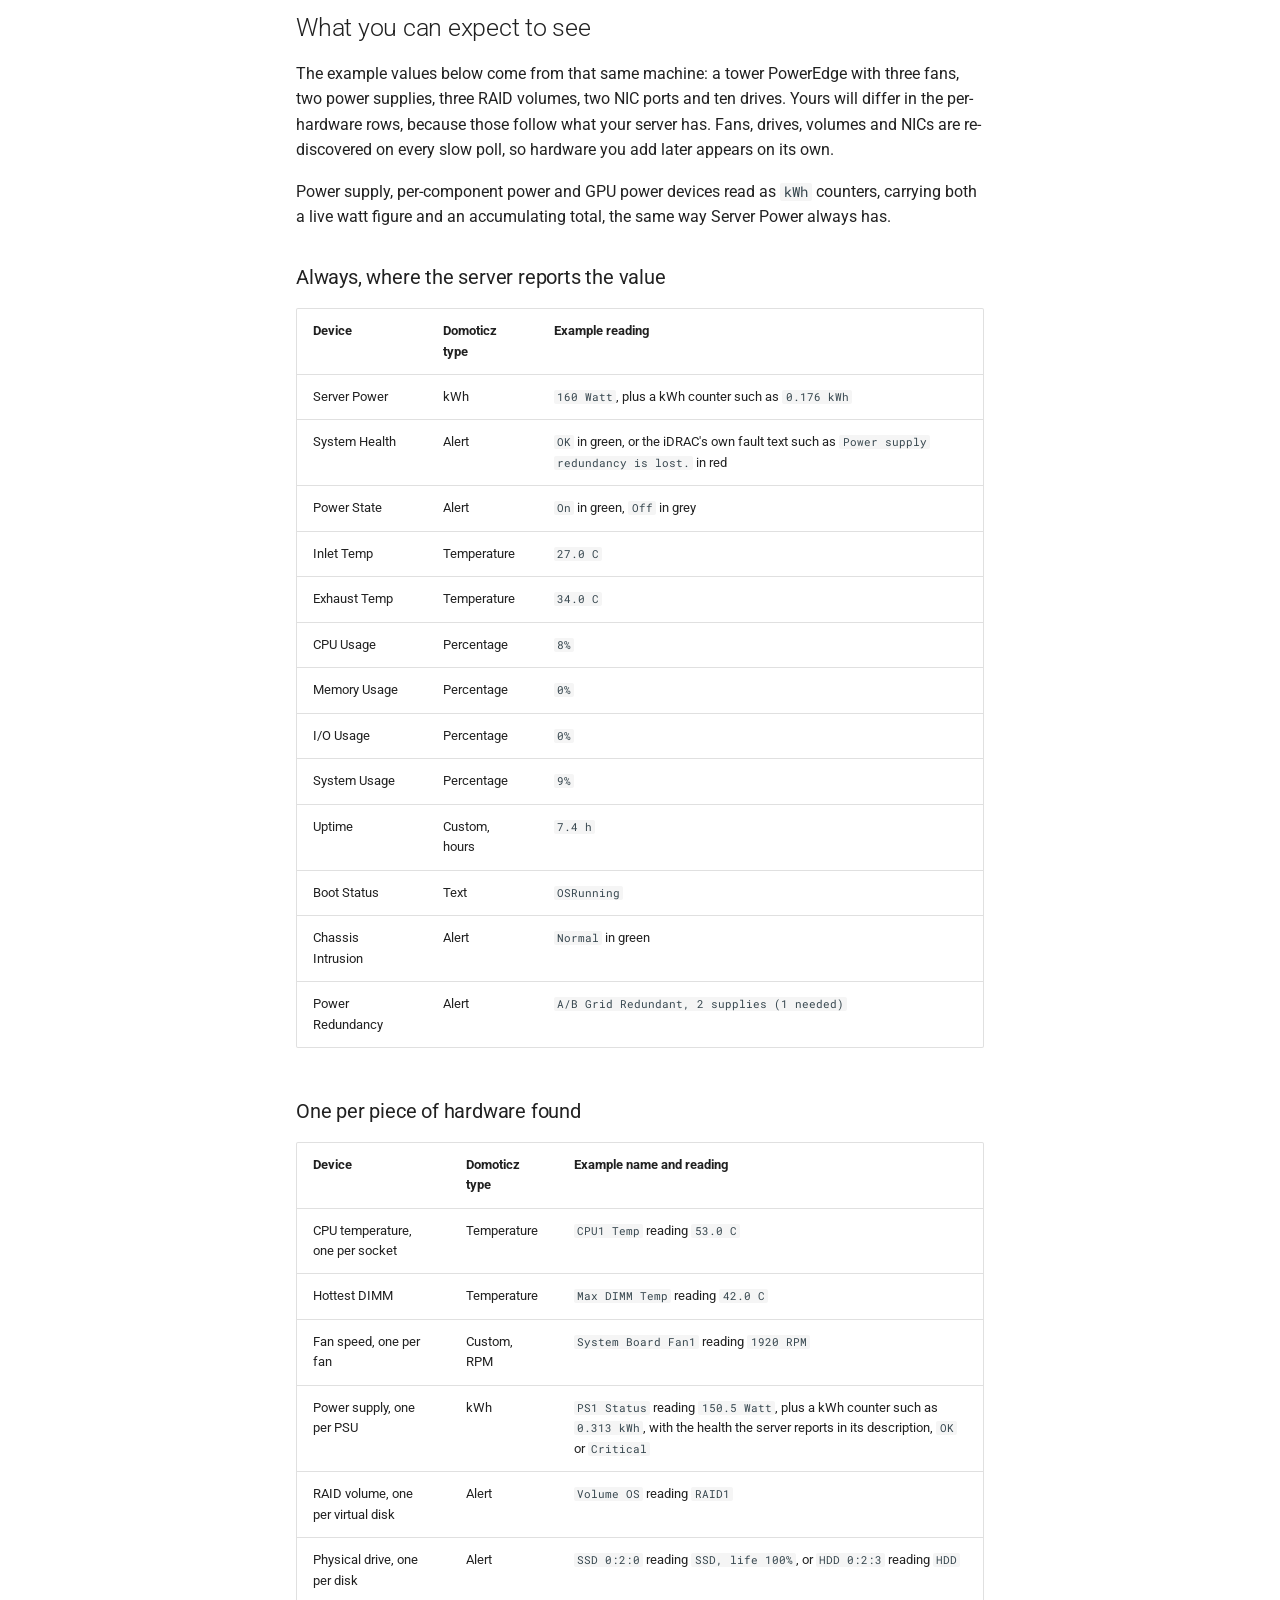
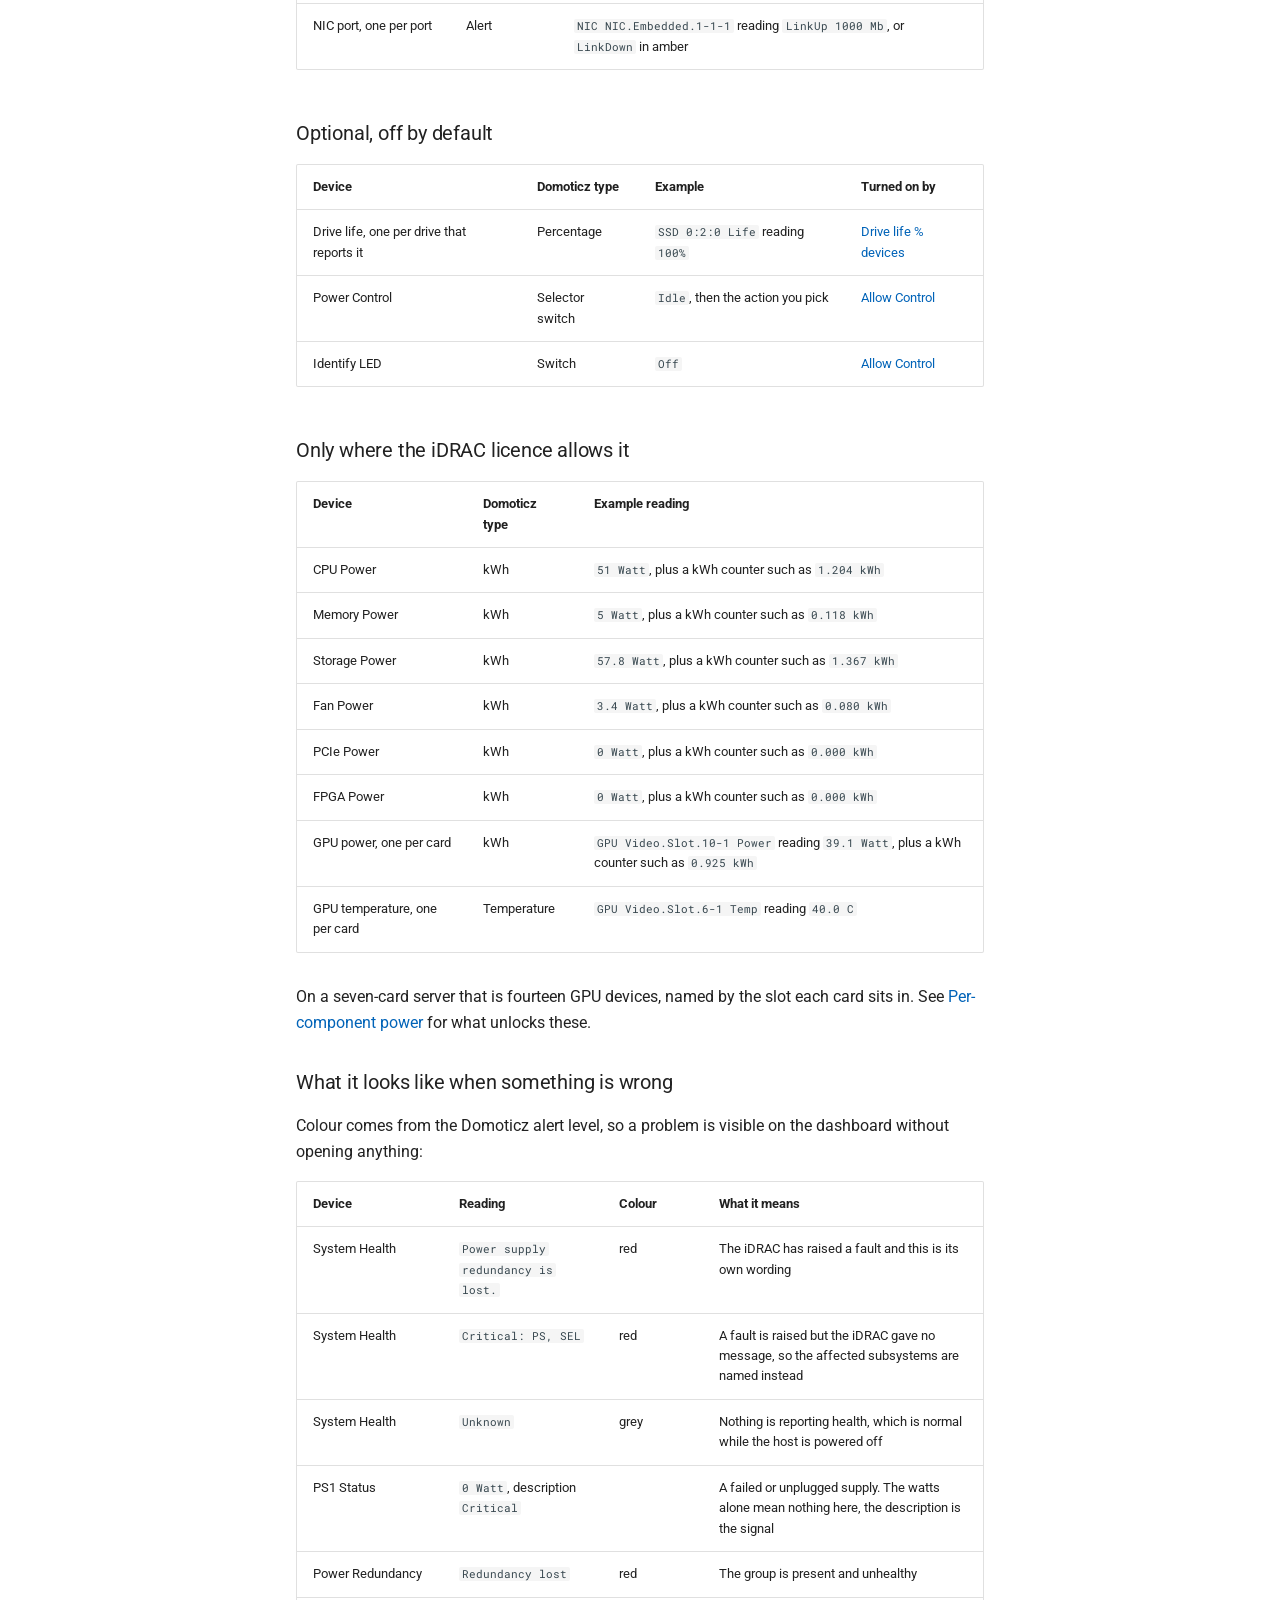
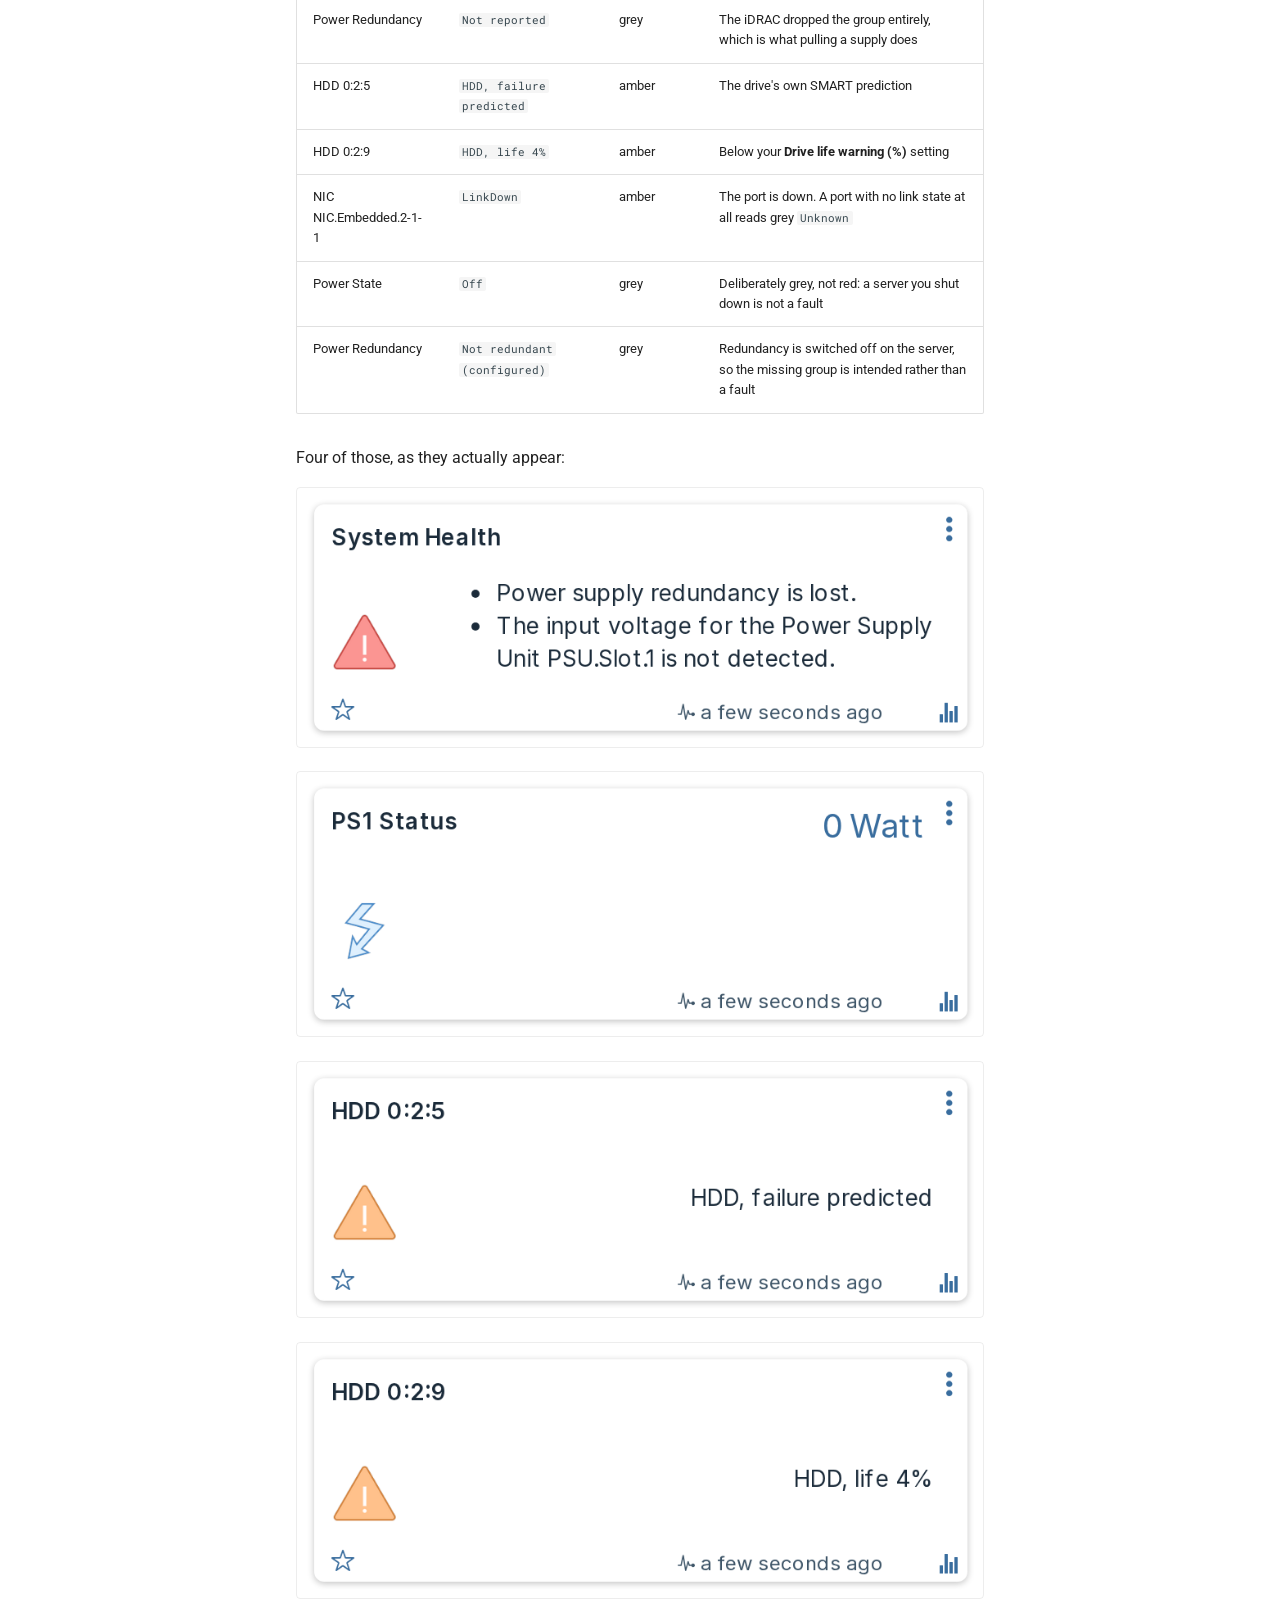
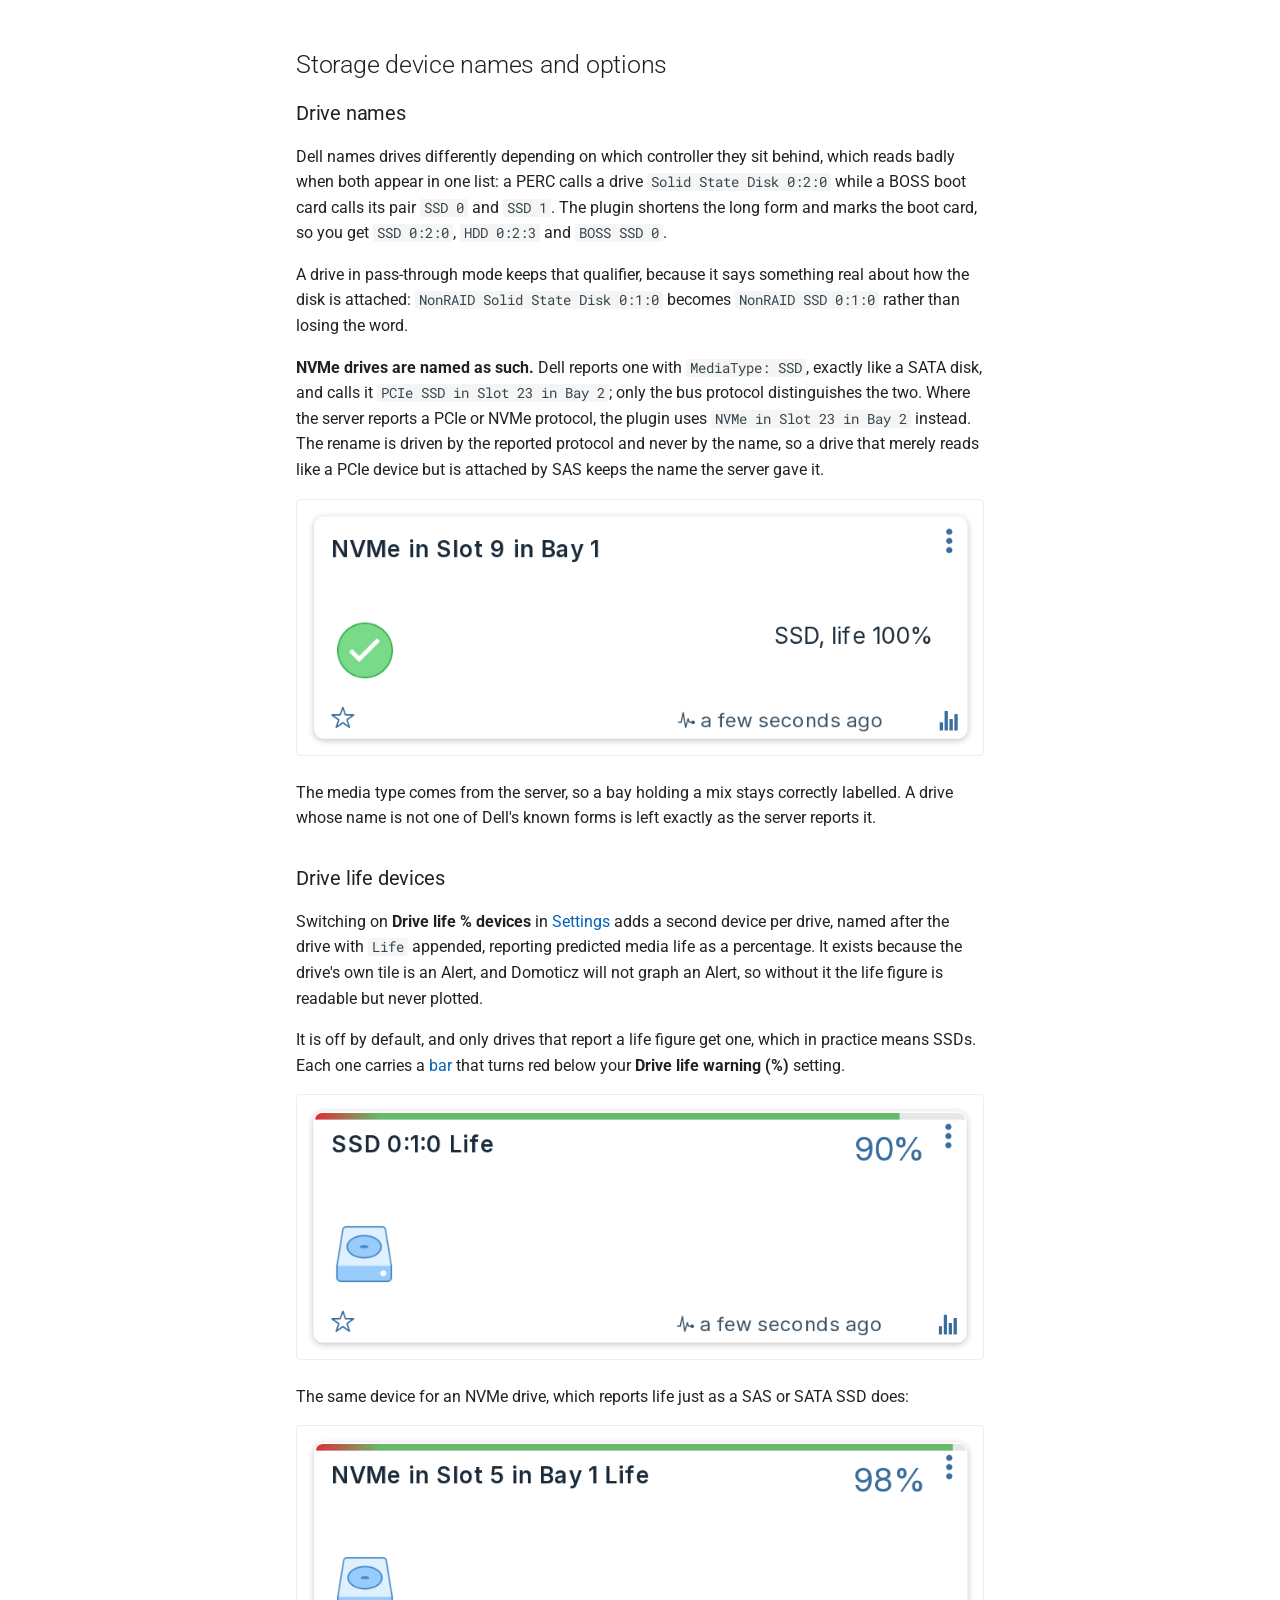
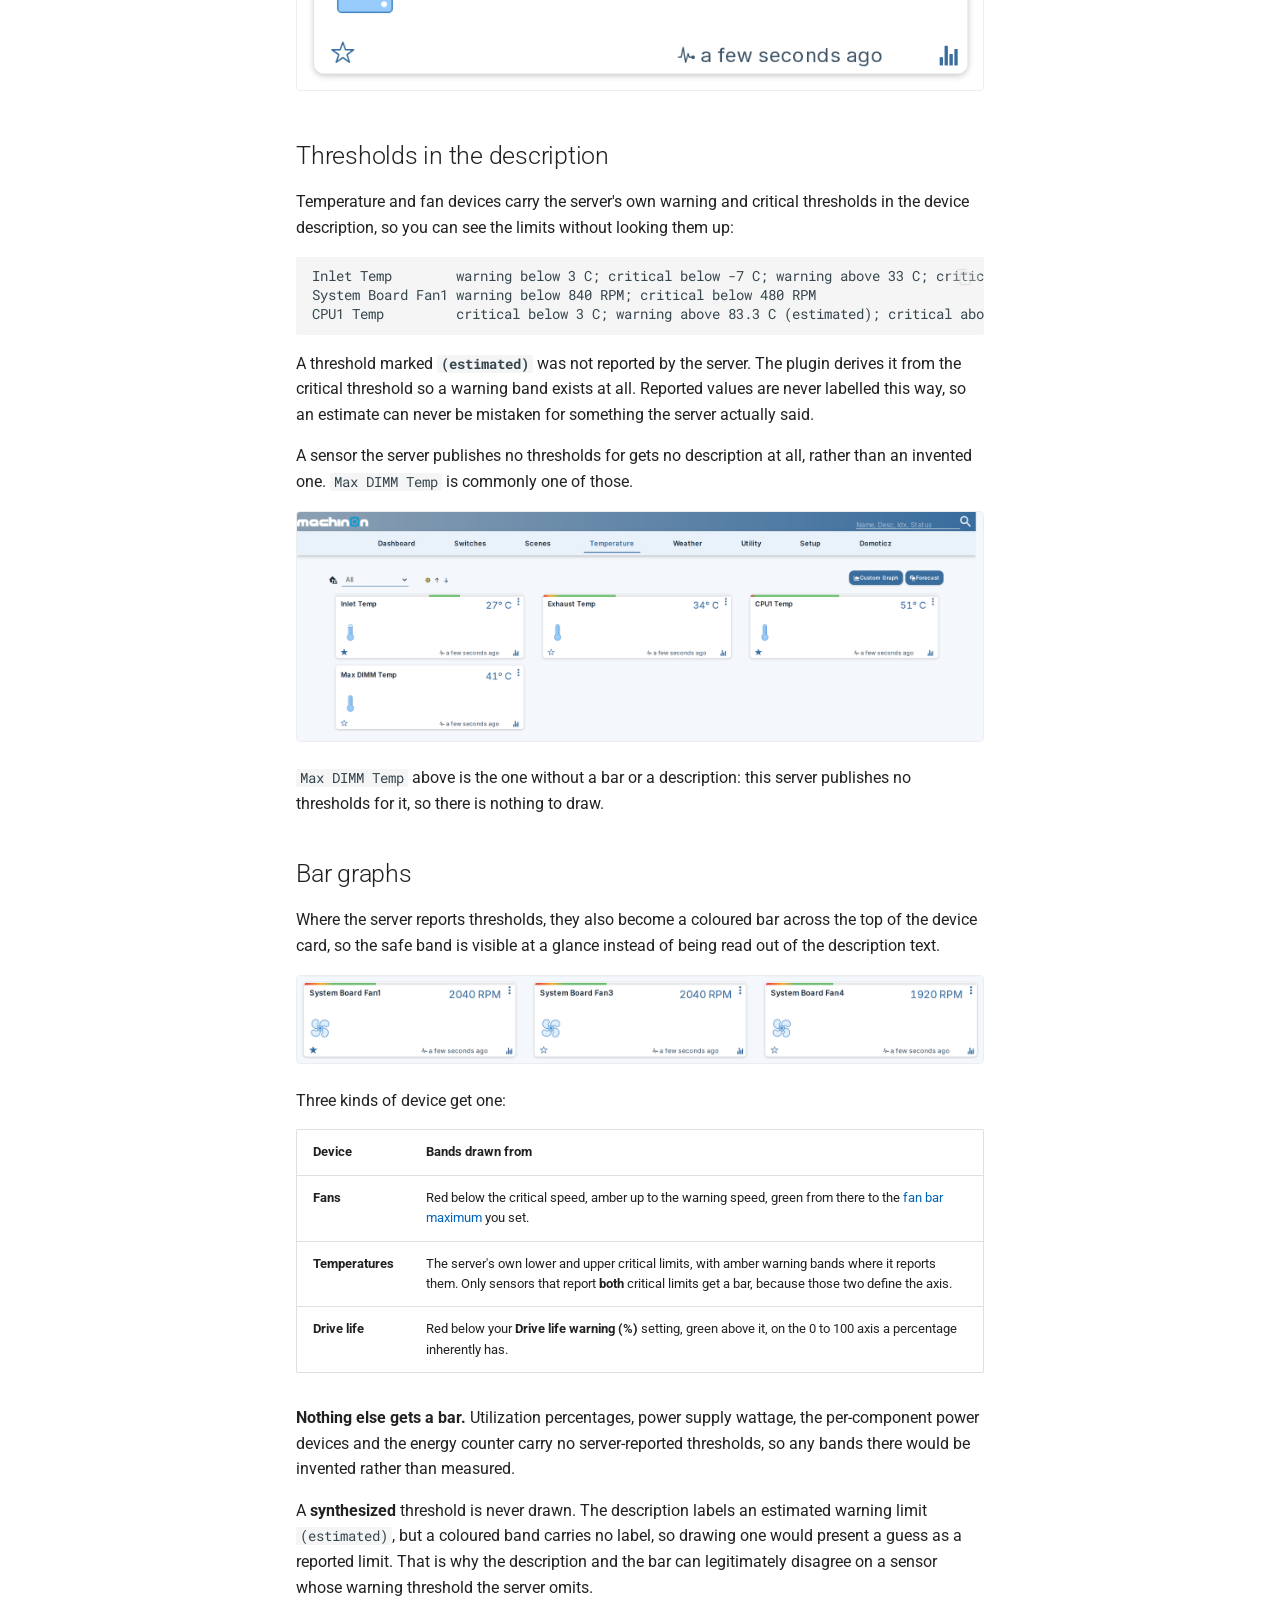
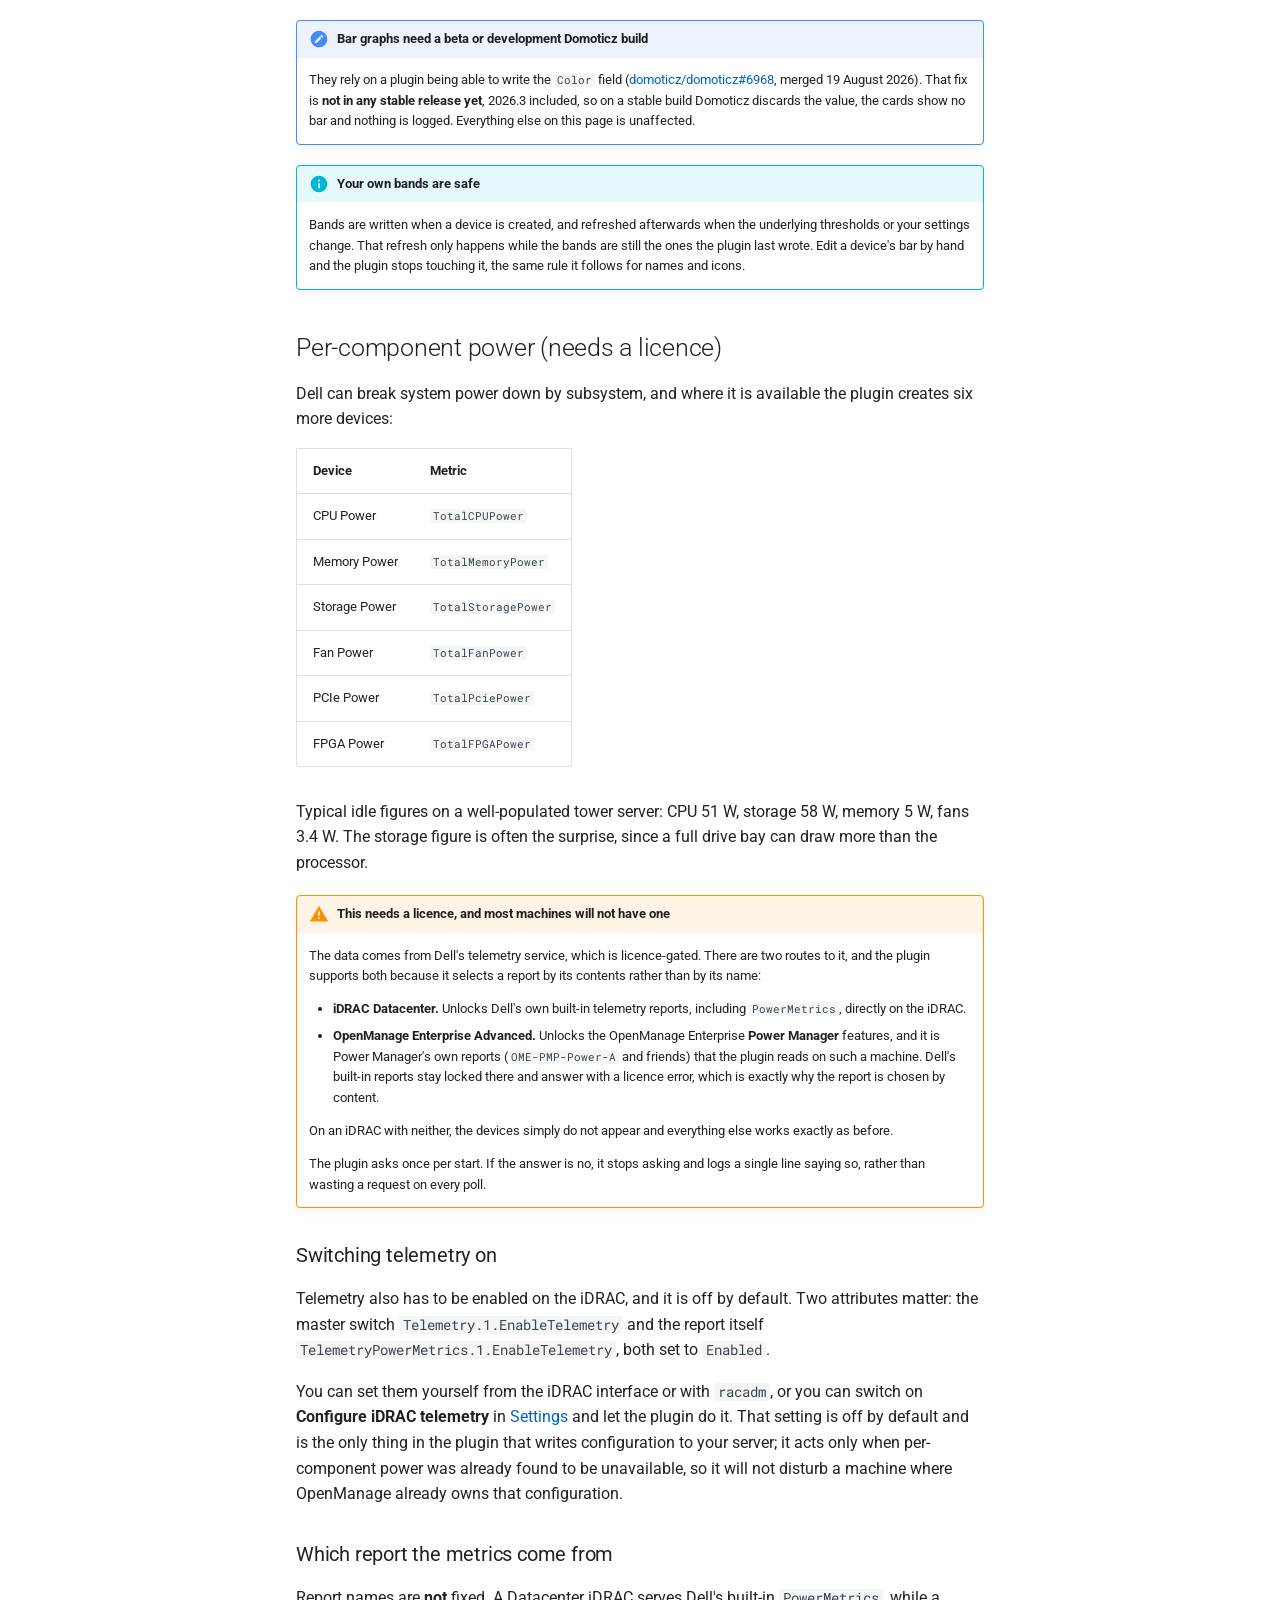
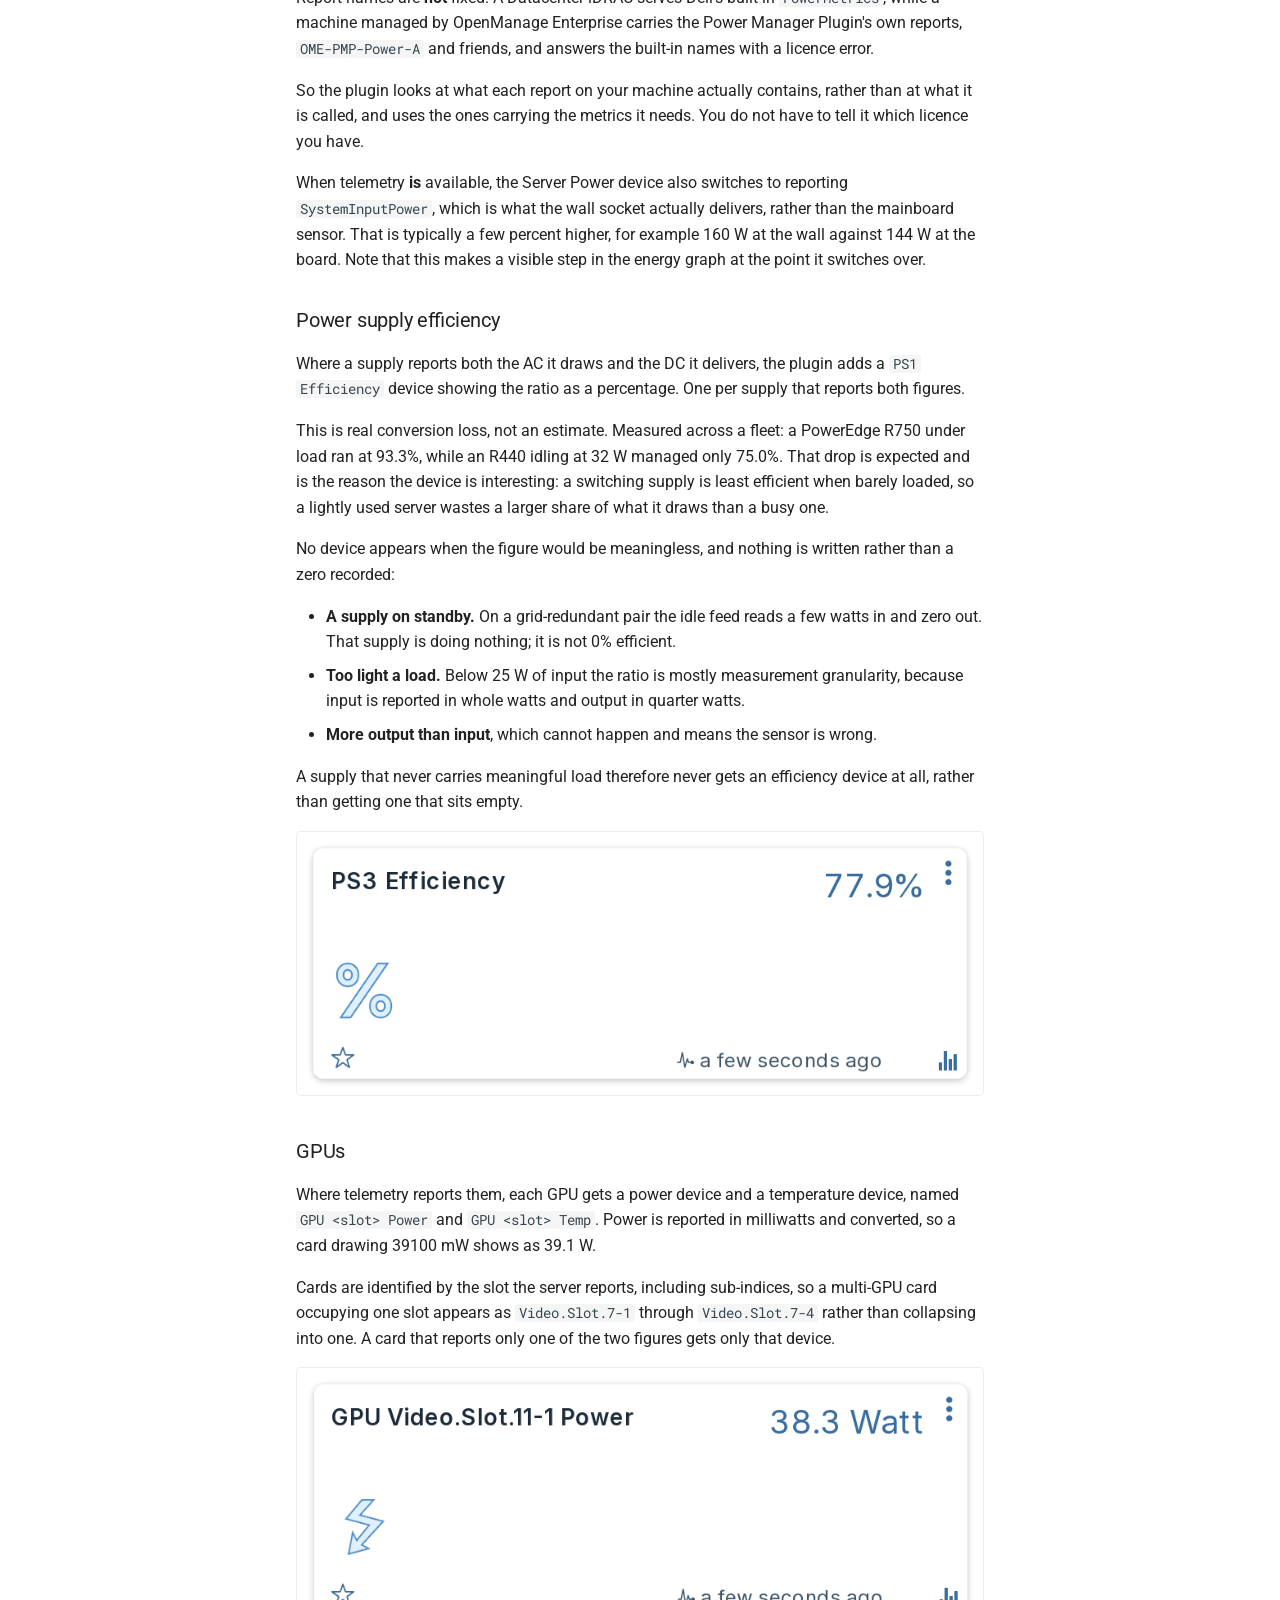
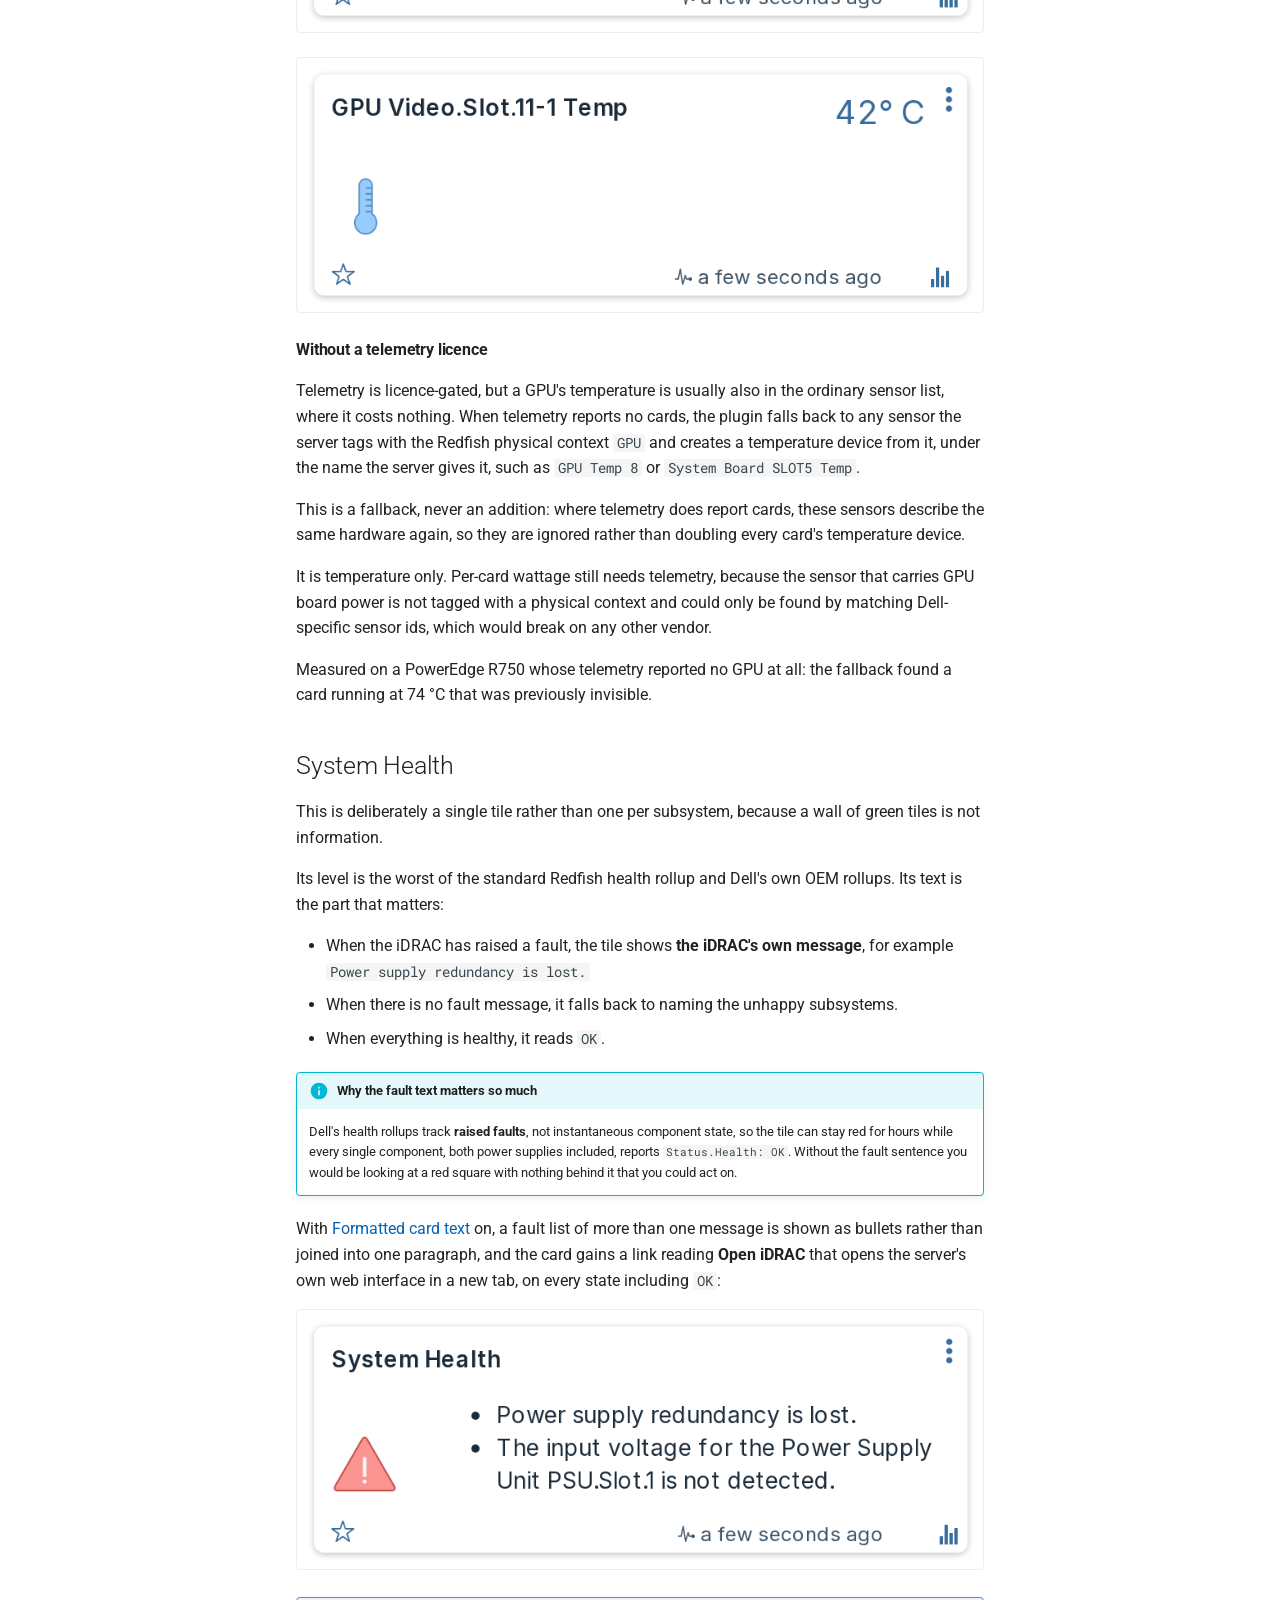
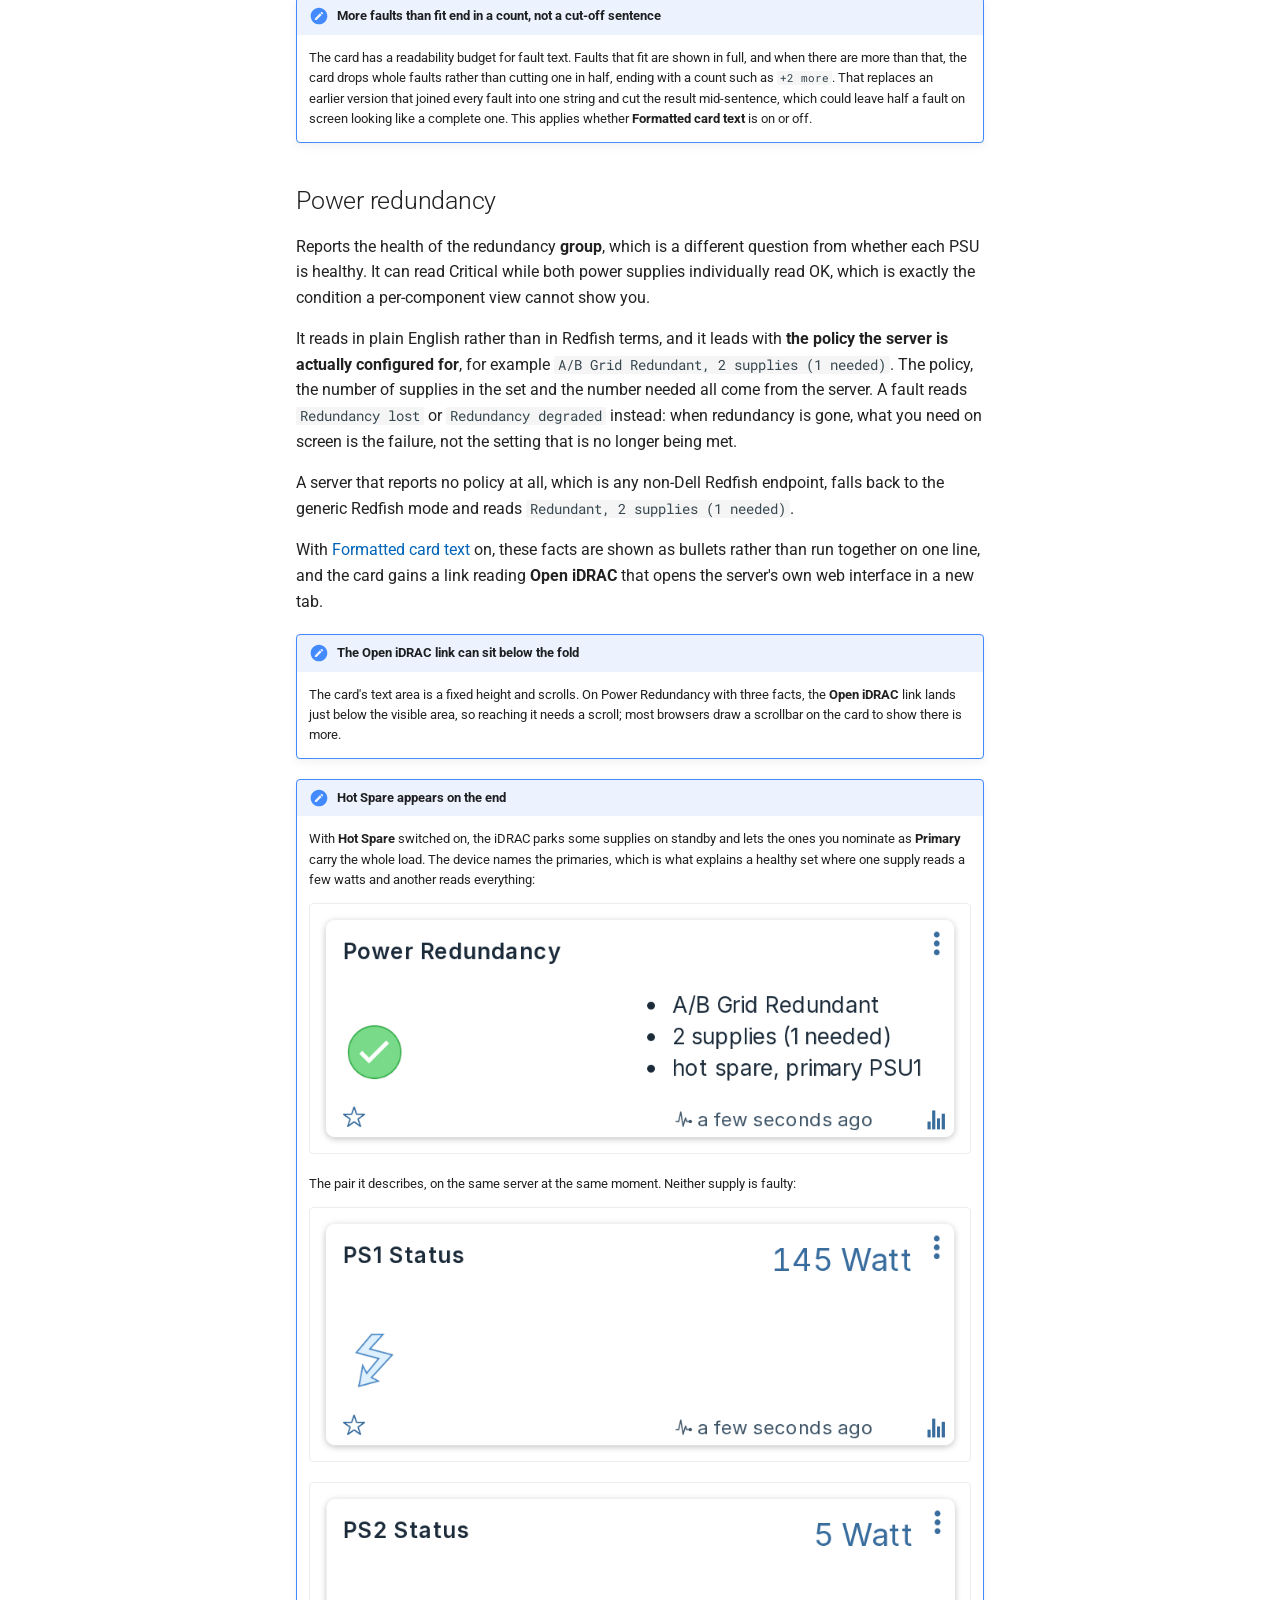
<file: devices/index.html>
<!doctype html>
<html lang="en" class="no-js">
  <head>
    
      <meta charset="utf-8">
      <meta name="viewport" content="width=device-width,initial-scale=1">
      
        <meta name="description" content="A read-only-by-default Domoticz plugin for Dell PowerEdge servers: temperatures, fans, power, utilization, storage and health read from the iDRAC over Redfish, with opt-in power control.">
      
      
        <meta name="author" content="Rouzax">
      
      
        <link rel="canonical" href="https://rouzax.github.io/dell-idrac-domoticz-plugin/devices/">
      
      
        <link rel="prev" href="../settings/">
      
      
        <link rel="next" href="../control/">
      
      
        
      
      
      <link rel="icon" href="../assets/favicon.svg">
      <meta name="generator" content="mkdocs-1.6.1, mkdocs-material-9.7.7">
    
    
      
        <title>Monitoring devices - Dell iDRAC Monitor for Domoticz</title>
      
    
    
      <link rel="stylesheet" href="../assets/stylesheets/main.ec1eaa64.min.css">
      
        
        <link rel="stylesheet" href="../assets/stylesheets/palette.ab4e12ef.min.css">
      
      


    
    
      
    
    
      
        
        
        <link rel="preconnect" href="https://fonts.gstatic.com" crossorigin>
        <link rel="stylesheet" href="https://fonts.googleapis.com/css?family=Roboto:300,300i,400,400i,700,700i%7CRoboto+Mono:400,400i,700,700i&display=fallback">
        <style>:root{--md-text-font:"Roboto";--md-code-font:"Roboto Mono"}</style>
      
    
    
      <link rel="stylesheet" href="../stylesheets/extra.css">
    
    <script>__md_scope=new URL("..",location),__md_hash=e=>[...e].reduce(((e,_)=>(e<<5)-e+_.charCodeAt(0)),0),__md_get=(e,_=localStorage,t=__md_scope)=>JSON.parse(_.getItem(t.pathname+"."+e)),__md_set=(e,_,t=localStorage,a=__md_scope)=>{try{t.setItem(a.pathname+"."+e,JSON.stringify(_))}catch(e){}}</script>
    
      

    
    
  </head>
  
  
    
    
      
    
    
    
    
    <body dir="ltr" data-md-color-scheme="default" data-md-color-primary="indigo" data-md-color-accent="indigo">
  
    
    <input class="md-toggle" data-md-toggle="drawer" type="checkbox" id="__drawer" autocomplete="off">
    <input class="md-toggle" data-md-toggle="search" type="checkbox" id="__search" autocomplete="off">
    <label class="md-overlay" for="__drawer"></label>
    <div data-md-component="skip">
      
        
        <a href="#monitoring-devices" class="md-skip">
          Skip to content
        </a>
      
    </div>
    <div data-md-component="announce">
      
    </div>
    
    
      

  

<header class="md-header md-header--shadow" data-md-component="header">
  <nav class="md-header__inner md-grid" aria-label="Header">
    <a href=".." title="Dell iDRAC Monitor for Domoticz" class="md-header__button md-logo" aria-label="Dell iDRAC Monitor for Domoticz" data-md-component="logo">
      
  
  <svg xmlns="http://www.w3.org/2000/svg" viewBox="0 0 24 24"><path d="M4 1h16a1 1 0 0 1 1 1v4a1 1 0 0 1-1 1H4a1 1 0 0 1-1-1V2a1 1 0 0 1 1-1m0 8h16a1 1 0 0 1 1 1v4a1 1 0 0 1-1 1H4a1 1 0 0 1-1-1v-4a1 1 0 0 1 1-1m0 8h16a1 1 0 0 1 1 1v4a1 1 0 0 1-1 1H4a1 1 0 0 1-1-1v-4a1 1 0 0 1 1-1M9 5h1V3H9zm0 8h1v-2H9zm0 8h1v-2H9zM5 3v2h2V3zm0 8v2h2v-2zm0 8v2h2v-2z"/></svg>

    </a>
    <label class="md-header__button md-icon" for="__drawer">
      
      <svg xmlns="http://www.w3.org/2000/svg" viewBox="0 0 24 24"><path d="M3 6h18v2H3zm0 5h18v2H3zm0 5h18v2H3z"/></svg>
    </label>
    <div class="md-header__title" data-md-component="header-title">
      <div class="md-header__ellipsis">
        <div class="md-header__topic">
          <span class="md-ellipsis">
            Dell iDRAC Monitor for Domoticz
          </span>
        </div>
        <div class="md-header__topic" data-md-component="header-topic">
          <span class="md-ellipsis">
            
              Monitoring devices
            
          </span>
        </div>
      </div>
    </div>
    
      
        <form class="md-header__option" data-md-component="palette">
  
    
    
    
    <input class="md-option" data-md-color-media="(prefers-color-scheme)" data-md-color-scheme="default" data-md-color-primary="indigo" data-md-color-accent="indigo"  aria-label="Switch to light mode"  type="radio" name="__palette" id="__palette_0">
    
      <label class="md-header__button md-icon" title="Switch to light mode" for="__palette_1" hidden>
        <svg xmlns="http://www.w3.org/2000/svg" viewBox="0 0 24 24"><path d="m14.3 16-.7-2h-3.2l-.7 2H7.8L11 7h2l3.2 9zM20 8.69V4h-4.69L12 .69 8.69 4H4v4.69L.69 12 4 15.31V20h4.69L12 23.31 15.31 20H20v-4.69L23.31 12zm-9.15 3.96h2.3L12 9z"/></svg>
      </label>
    
  
    
    
    
    <input class="md-option" data-md-color-media="(prefers-color-scheme: light)" data-md-color-scheme="default" data-md-color-primary="custom" data-md-color-accent="custom"  aria-label="Switch to dark mode"  type="radio" name="__palette" id="__palette_1">
    
      <label class="md-header__button md-icon" title="Switch to dark mode" for="__palette_2" hidden>
        <svg xmlns="http://www.w3.org/2000/svg" viewBox="0 0 24 24"><path d="M12 8a4 4 0 0 0-4 4 4 4 0 0 0 4 4 4 4 0 0 0 4-4 4 4 0 0 0-4-4m0 10a6 6 0 0 1-6-6 6 6 0 0 1 6-6 6 6 0 0 1 6 6 6 6 0 0 1-6 6m8-9.31V4h-4.69L12 .69 8.69 4H4v4.69L.69 12 4 15.31V20h4.69L12 23.31 15.31 20H20v-4.69L23.31 12z"/></svg>
      </label>
    
  
    
    
    
    <input class="md-option" data-md-color-media="(prefers-color-scheme: dark)" data-md-color-scheme="slate" data-md-color-primary="custom" data-md-color-accent="custom"  aria-label="Switch to system preference"  type="radio" name="__palette" id="__palette_2">
    
      <label class="md-header__button md-icon" title="Switch to system preference" for="__palette_0" hidden>
        <svg xmlns="http://www.w3.org/2000/svg" viewBox="0 0 24 24"><path d="M12 18c-.89 0-1.74-.2-2.5-.55C11.56 16.5 13 14.42 13 12s-1.44-4.5-3.5-5.45C10.26 6.2 11.11 6 12 6a6 6 0 0 1 6 6 6 6 0 0 1-6 6m8-9.31V4h-4.69L12 .69 8.69 4H4v4.69L.69 12 4 15.31V20h4.69L12 23.31 15.31 20H20v-4.69L23.31 12z"/></svg>
      </label>
    
  
</form>
      
    
    
      <script>var palette=__md_get("__palette");if(palette&&palette.color){if("(prefers-color-scheme)"===palette.color.media){var media=matchMedia("(prefers-color-scheme: light)"),input=document.querySelector(media.matches?"[data-md-color-media='(prefers-color-scheme: light)']":"[data-md-color-media='(prefers-color-scheme: dark)']");palette.color.media=input.getAttribute("data-md-color-media"),palette.color.scheme=input.getAttribute("data-md-color-scheme"),palette.color.primary=input.getAttribute("data-md-color-primary"),palette.color.accent=input.getAttribute("data-md-color-accent")}for(var[key,value]of Object.entries(palette.color))document.body.setAttribute("data-md-color-"+key,value)}</script>
    
    
    
      
      
        <label class="md-header__button md-icon" for="__search">
          
          <svg xmlns="http://www.w3.org/2000/svg" viewBox="0 0 24 24"><path d="M9.5 3A6.5 6.5 0 0 1 16 9.5c0 1.61-.59 3.09-1.56 4.23l.27.27h.79l5 5-1.5 1.5-5-5v-.79l-.27-.27A6.52 6.52 0 0 1 9.5 16 6.5 6.5 0 0 1 3 9.5 6.5 6.5 0 0 1 9.5 3m0 2C7 5 5 7 5 9.5S7 14 9.5 14 14 12 14 9.5 12 5 9.5 5"/></svg>
        </label>
        <div class="md-search" data-md-component="search" role="dialog">
  <label class="md-search__overlay" for="__search"></label>
  <div class="md-search__inner" role="search">
    <form class="md-search__form" name="search">
      <input type="text" class="md-search__input" name="query" aria-label="Search" placeholder="Search" autocapitalize="off" autocorrect="off" autocomplete="off" spellcheck="false" data-md-component="search-query" required>
      <label class="md-search__icon md-icon" for="__search">
        
        <svg xmlns="http://www.w3.org/2000/svg" viewBox="0 0 24 24"><path d="M9.5 3A6.5 6.5 0 0 1 16 9.5c0 1.61-.59 3.09-1.56 4.23l.27.27h.79l5 5-1.5 1.5-5-5v-.79l-.27-.27A6.52 6.52 0 0 1 9.5 16 6.5 6.5 0 0 1 3 9.5 6.5 6.5 0 0 1 9.5 3m0 2C7 5 5 7 5 9.5S7 14 9.5 14 14 12 14 9.5 12 5 9.5 5"/></svg>
        
        <svg xmlns="http://www.w3.org/2000/svg" viewBox="0 0 24 24"><path d="M20 11v2H8l5.5 5.5-1.42 1.42L4.16 12l7.92-7.92L13.5 5.5 8 11z"/></svg>
      </label>
      <nav class="md-search__options" aria-label="Search">
        
        <button type="reset" class="md-search__icon md-icon" title="Clear" aria-label="Clear" tabindex="-1">
          
          <svg xmlns="http://www.w3.org/2000/svg" viewBox="0 0 24 24"><path d="M19 6.41 17.59 5 12 10.59 6.41 5 5 6.41 10.59 12 5 17.59 6.41 19 12 13.41 17.59 19 19 17.59 13.41 12z"/></svg>
        </button>
      </nav>
      
        <div class="md-search__suggest" data-md-component="search-suggest"></div>
      
    </form>
    <div class="md-search__output">
      <div class="md-search__scrollwrap" tabindex="0" data-md-scrollfix>
        <div class="md-search-result" data-md-component="search-result">
          <div class="md-search-result__meta">
            Initializing search
          </div>
          <ol class="md-search-result__list" role="presentation"></ol>
        </div>
      </div>
    </div>
  </div>
</div>
      
    
    
      <div class="md-header__source">
        <a href="https://github.com/Rouzax/dell-idrac-domoticz-plugin" title="Go to repository" class="md-source" data-md-component="source">
  <div class="md-source__icon md-icon">
    
    <svg xmlns="http://www.w3.org/2000/svg" viewBox="0 0 512 512"><!--! Font Awesome Free 7.1.0 by @fontawesome - https://fontawesome.com License - https://fontawesome.com/license/free (Icons: CC BY 4.0, Fonts: SIL OFL 1.1, Code: MIT License) Copyright 2025 Fonticons, Inc.--><path d="M173.9 397.4c0 2-2.3 3.6-5.2 3.6-3.3.3-5.6-1.3-5.6-3.6 0-2 2.3-3.6 5.2-3.6 3-.3 5.6 1.3 5.6 3.6m-31.1-4.5c-.7 2 1.3 4.3 4.3 4.9 2.6 1 5.6 0 6.2-2s-1.3-4.3-4.3-5.2c-2.6-.7-5.5.3-6.2 2.3m44.2-1.7c-2.9.7-4.9 2.6-4.6 4.9.3 2 2.9 3.3 5.9 2.6 2.9-.7 4.9-2.6 4.6-4.6-.3-1.9-3-3.2-5.9-2.9M252.8 8C114.1 8 8 113.3 8 252c0 110.9 69.8 205.8 169.5 239.2 12.8 2.3 17.3-5.6 17.3-12.1 0-6.2-.3-40.4-.3-61.4 0 0-70 15-84.7-29.8 0 0-11.4-29.1-27.8-36.6 0 0-22.9-15.7 1.6-15.4 0 0 24.9 2 38.6 25.8 21.9 38.6 58.6 27.5 72.9 20.9 2.3-16 8.8-27.1 16-33.7-55.9-6.2-112.3-14.3-112.3-110.5 0-27.5 7.6-41.3 23.6-58.9-2.6-6.5-11.1-33.3 2.6-67.9 20.9-6.5 69 27 69 27 20-5.6 41.5-8.5 62.8-8.5s42.8 2.9 62.8 8.5c0 0 48.1-33.6 69-27 13.7 34.7 5.2 61.4 2.6 67.9 16 17.7 25.8 31.5 25.8 58.9 0 96.5-58.9 104.2-114.8 110.5 9.2 7.9 17 22.9 17 46.4 0 33.7-.3 75.4-.3 83.6 0 6.5 4.6 14.4 17.3 12.1C436.2 457.8 504 362.9 504 252 504 113.3 391.5 8 252.8 8M105.2 352.9c-1.3 1-1 3.3.7 5.2 1.6 1.6 3.9 2.3 5.2 1 1.3-1 1-3.3-.7-5.2-1.6-1.6-3.9-2.3-5.2-1m-10.8-8.1c-.7 1.3.3 2.9 2.3 3.9 1.6 1 3.6.7 4.3-.7.7-1.3-.3-2.9-2.3-3.9-2-.6-3.6-.3-4.3.7m32.4 35.6c-1.6 1.3-1 4.3 1.3 6.2 2.3 2.3 5.2 2.6 6.5 1 1.3-1.3.7-4.3-1.3-6.2-2.2-2.3-5.2-2.6-6.5-1m-11.4-14.7c-1.6 1-1.6 3.6 0 5.9s4.3 3.3 5.6 2.3c1.6-1.3 1.6-3.9 0-6.2-1.4-2.3-4-3.3-5.6-2"/></svg>
  </div>
  <div class="md-source__repository">
    Rouzax/dell-idrac-domoticz-plugin
  </div>
</a>
      </div>
    
  </nav>
  
</header>
    
    <div class="md-container" data-md-component="container">
      
      
        
          
        
      
      <main class="md-main" data-md-component="main">
        <div class="md-main__inner md-grid">
          
            
              
              <div class="md-sidebar md-sidebar--primary" data-md-component="sidebar" data-md-type="navigation" >
                <div class="md-sidebar__scrollwrap">
                  <div class="md-sidebar__inner">
                    



<nav class="md-nav md-nav--primary" aria-label="Navigation" data-md-level="0">
  <label class="md-nav__title" for="__drawer">
    <a href=".." title="Dell iDRAC Monitor for Domoticz" class="md-nav__button md-logo" aria-label="Dell iDRAC Monitor for Domoticz" data-md-component="logo">
      
  
  <svg xmlns="http://www.w3.org/2000/svg" viewBox="0 0 24 24"><path d="M4 1h16a1 1 0 0 1 1 1v4a1 1 0 0 1-1 1H4a1 1 0 0 1-1-1V2a1 1 0 0 1 1-1m0 8h16a1 1 0 0 1 1 1v4a1 1 0 0 1-1 1H4a1 1 0 0 1-1-1v-4a1 1 0 0 1 1-1m0 8h16a1 1 0 0 1 1 1v4a1 1 0 0 1-1 1H4a1 1 0 0 1-1-1v-4a1 1 0 0 1 1-1M9 5h1V3H9zm0 8h1v-2H9zm0 8h1v-2H9zM5 3v2h2V3zm0 8v2h2v-2zm0 8v2h2v-2z"/></svg>

    </a>
    Dell iDRAC Monitor for Domoticz
  </label>
  
    <div class="md-nav__source">
      <a href="https://github.com/Rouzax/dell-idrac-domoticz-plugin" title="Go to repository" class="md-source" data-md-component="source">
  <div class="md-source__icon md-icon">
    
    <svg xmlns="http://www.w3.org/2000/svg" viewBox="0 0 512 512"><!--! Font Awesome Free 7.1.0 by @fontawesome - https://fontawesome.com License - https://fontawesome.com/license/free (Icons: CC BY 4.0, Fonts: SIL OFL 1.1, Code: MIT License) Copyright 2025 Fonticons, Inc.--><path d="M173.9 397.4c0 2-2.3 3.6-5.2 3.6-3.3.3-5.6-1.3-5.6-3.6 0-2 2.3-3.6 5.2-3.6 3-.3 5.6 1.3 5.6 3.6m-31.1-4.5c-.7 2 1.3 4.3 4.3 4.9 2.6 1 5.6 0 6.2-2s-1.3-4.3-4.3-5.2c-2.6-.7-5.5.3-6.2 2.3m44.2-1.7c-2.9.7-4.9 2.6-4.6 4.9.3 2 2.9 3.3 5.9 2.6 2.9-.7 4.9-2.6 4.6-4.6-.3-1.9-3-3.2-5.9-2.9M252.8 8C114.1 8 8 113.3 8 252c0 110.9 69.8 205.8 169.5 239.2 12.8 2.3 17.3-5.6 17.3-12.1 0-6.2-.3-40.4-.3-61.4 0 0-70 15-84.7-29.8 0 0-11.4-29.1-27.8-36.6 0 0-22.9-15.7 1.6-15.4 0 0 24.9 2 38.6 25.8 21.9 38.6 58.6 27.5 72.9 20.9 2.3-16 8.8-27.1 16-33.7-55.9-6.2-112.3-14.3-112.3-110.5 0-27.5 7.6-41.3 23.6-58.9-2.6-6.5-11.1-33.3 2.6-67.9 20.9-6.5 69 27 69 27 20-5.6 41.5-8.5 62.8-8.5s42.8 2.9 62.8 8.5c0 0 48.1-33.6 69-27 13.7 34.7 5.2 61.4 2.6 67.9 16 17.7 25.8 31.5 25.8 58.9 0 96.5-58.9 104.2-114.8 110.5 9.2 7.9 17 22.9 17 46.4 0 33.7-.3 75.4-.3 83.6 0 6.5 4.6 14.4 17.3 12.1C436.2 457.8 504 362.9 504 252 504 113.3 391.5 8 252.8 8M105.2 352.9c-1.3 1-1 3.3.7 5.2 1.6 1.6 3.9 2.3 5.2 1 1.3-1 1-3.3-.7-5.2-1.6-1.6-3.9-2.3-5.2-1m-10.8-8.1c-.7 1.3.3 2.9 2.3 3.9 1.6 1 3.6.7 4.3-.7.7-1.3-.3-2.9-2.3-3.9-2-.6-3.6-.3-4.3.7m32.4 35.6c-1.6 1.3-1 4.3 1.3 6.2 2.3 2.3 5.2 2.6 6.5 1 1.3-1.3.7-4.3-1.3-6.2-2.2-2.3-5.2-2.6-6.5-1m-11.4-14.7c-1.6 1-1.6 3.6 0 5.9s4.3 3.3 5.6 2.3c1.6-1.3 1.6-3.9 0-6.2-1.4-2.3-4-3.3-5.6-2"/></svg>
  </div>
  <div class="md-source__repository">
    Rouzax/dell-idrac-domoticz-plugin
  </div>
</a>
    </div>
  
  <ul class="md-nav__list" data-md-scrollfix>
    
      
      
  
  
  
  
    <li class="md-nav__item">
      <a href=".." class="md-nav__link">
        
  
  
  <span class="md-ellipsis">
    
  
    Home
  

    
  </span>
  
  

      </a>
    </li>
  

    
      
      
  
  
  
  
    <li class="md-nav__item">
      <a href="../install/" class="md-nav__link">
        
  
  
  <span class="md-ellipsis">
    
  
    Installation
  

    
  </span>
  
  

      </a>
    </li>
  

    
      
      
  
  
  
  
    <li class="md-nav__item">
      <a href="../settings/" class="md-nav__link">
        
  
  
  <span class="md-ellipsis">
    
  
    Settings
  

    
  </span>
  
  

      </a>
    </li>
  

    
      
      
  
  
    
  
  
  
    <li class="md-nav__item md-nav__item--active">
      
      <input class="md-nav__toggle md-toggle" type="checkbox" id="__toc">
      
      
        
      
      
        <label class="md-nav__link md-nav__link--active" for="__toc">
          
  
  
  <span class="md-ellipsis">
    
  
    Monitoring devices
  

    
  </span>
  
  

          <span class="md-nav__icon md-icon"></span>
        </label>
      
      <a href="./" class="md-nav__link md-nav__link--active">
        
  
  
  <span class="md-ellipsis">
    
  
    Monitoring devices
  

    
  </span>
  
  

      </a>
      
        

<nav class="md-nav md-nav--secondary" aria-label="Table of contents">
  
  
  
    
  
  
    <label class="md-nav__title" for="__toc">
      <span class="md-nav__icon md-icon"></span>
      Table of contents
    </label>
    <ul class="md-nav__list" data-md-component="toc" data-md-scrollfix>
      
        <li class="md-nav__item">
  <a href="#what-you-can-expect-to-see" class="md-nav__link">
    <span class="md-ellipsis">
      
        What you can expect to see
      
    </span>
  </a>
  
    <nav class="md-nav" aria-label="What you can expect to see">
      <ul class="md-nav__list">
        
          <li class="md-nav__item">
  <a href="#always-where-the-server-reports-the-value" class="md-nav__link">
    <span class="md-ellipsis">
      
        Always, where the server reports the value
      
    </span>
  </a>
  
</li>
        
          <li class="md-nav__item">
  <a href="#one-per-piece-of-hardware-found" class="md-nav__link">
    <span class="md-ellipsis">
      
        One per piece of hardware found
      
    </span>
  </a>
  
</li>
        
          <li class="md-nav__item">
  <a href="#optional-off-by-default" class="md-nav__link">
    <span class="md-ellipsis">
      
        Optional, off by default
      
    </span>
  </a>
  
</li>
        
          <li class="md-nav__item">
  <a href="#only-where-the-idrac-licence-allows-it" class="md-nav__link">
    <span class="md-ellipsis">
      
        Only where the iDRAC licence allows it
      
    </span>
  </a>
  
</li>
        
          <li class="md-nav__item">
  <a href="#what-it-looks-like-when-something-is-wrong" class="md-nav__link">
    <span class="md-ellipsis">
      
        What it looks like when something is wrong
      
    </span>
  </a>
  
</li>
        
      </ul>
    </nav>
  
</li>
      
        <li class="md-nav__item">
  <a href="#storage-device-names-and-options" class="md-nav__link">
    <span class="md-ellipsis">
      
        Storage device names and options
      
    </span>
  </a>
  
    <nav class="md-nav" aria-label="Storage device names and options">
      <ul class="md-nav__list">
        
          <li class="md-nav__item">
  <a href="#drive-names" class="md-nav__link">
    <span class="md-ellipsis">
      
        Drive names
      
    </span>
  </a>
  
</li>
        
          <li class="md-nav__item">
  <a href="#drive-life-devices" class="md-nav__link">
    <span class="md-ellipsis">
      
        Drive life devices
      
    </span>
  </a>
  
</li>
        
      </ul>
    </nav>
  
</li>
      
        <li class="md-nav__item">
  <a href="#thresholds-in-the-description" class="md-nav__link">
    <span class="md-ellipsis">
      
        Thresholds in the description
      
    </span>
  </a>
  
</li>
      
        <li class="md-nav__item">
  <a href="#bar-graphs" class="md-nav__link">
    <span class="md-ellipsis">
      
        Bar graphs
      
    </span>
  </a>
  
</li>
      
        <li class="md-nav__item">
  <a href="#per-component-power-needs-a-licence" class="md-nav__link">
    <span class="md-ellipsis">
      
        Per-component power (needs a licence)
      
    </span>
  </a>
  
    <nav class="md-nav" aria-label="Per-component power (needs a licence)">
      <ul class="md-nav__list">
        
          <li class="md-nav__item">
  <a href="#switching-telemetry-on" class="md-nav__link">
    <span class="md-ellipsis">
      
        Switching telemetry on
      
    </span>
  </a>
  
</li>
        
          <li class="md-nav__item">
  <a href="#which-report-the-metrics-come-from" class="md-nav__link">
    <span class="md-ellipsis">
      
        Which report the metrics come from
      
    </span>
  </a>
  
</li>
        
          <li class="md-nav__item">
  <a href="#power-supply-efficiency" class="md-nav__link">
    <span class="md-ellipsis">
      
        Power supply efficiency
      
    </span>
  </a>
  
</li>
        
          <li class="md-nav__item">
  <a href="#gpus" class="md-nav__link">
    <span class="md-ellipsis">
      
        GPUs
      
    </span>
  </a>
  
    <nav class="md-nav" aria-label="GPUs">
      <ul class="md-nav__list">
        
          <li class="md-nav__item">
  <a href="#without-a-telemetry-licence" class="md-nav__link">
    <span class="md-ellipsis">
      
        Without a telemetry licence
      
    </span>
  </a>
  
</li>
        
      </ul>
    </nav>
  
</li>
        
      </ul>
    </nav>
  
</li>
      
        <li class="md-nav__item">
  <a href="#system-health" class="md-nav__link">
    <span class="md-ellipsis">
      
        System Health
      
    </span>
  </a>
  
</li>
      
        <li class="md-nav__item">
  <a href="#power-redundancy" class="md-nav__link">
    <span class="md-ellipsis">
      
        Power redundancy
      
    </span>
  </a>
  
</li>
      
        <li class="md-nav__item">
  <a href="#energy" class="md-nav__link">
    <span class="md-ellipsis">
      
        Energy
      
    </span>
  </a>
  
    <nav class="md-nav" aria-label="Energy">
      <ul class="md-nav__list">
        
          <li class="md-nav__item">
  <a href="#why-the-component-counters-do-not-add-up-to-server-power" class="md-nav__link">
    <span class="md-ellipsis">
      
        Why the component counters do not add up to Server Power
      
    </span>
  </a>
  
</li>
        
      </ul>
    </nav>
  
</li>
      
        <li class="md-nav__item">
  <a href="#power-supply-devices-show-input-watts" class="md-nav__link">
    <span class="md-ellipsis">
      
        Power supply devices show input watts
      
    </span>
  </a>
  
</li>
      
        <li class="md-nav__item">
  <a href="#device-naming-and-unit-numbers" class="md-nav__link">
    <span class="md-ellipsis">
      
        Device naming and unit numbers
      
    </span>
  </a>
  
</li>
      
        <li class="md-nav__item">
  <a href="#icons" class="md-nav__link">
    <span class="md-ellipsis">
      
        Icons
      
    </span>
  </a>
  
</li>
      
    </ul>
  
</nav>
      
    </li>
  

    
      
      
  
  
  
  
    <li class="md-nav__item">
      <a href="../control/" class="md-nav__link">
        
  
  
  <span class="md-ellipsis">
    
  
    Power control
  

    
  </span>
  
  

      </a>
    </li>
  

    
      
      
  
  
  
  
    <li class="md-nav__item">
      <a href="../internals/" class="md-nav__link">
        
  
  
  <span class="md-ellipsis">
    
  
    How it works
  

    
  </span>
  
  

      </a>
    </li>
  

    
      
      
  
  
  
  
    <li class="md-nav__item">
      <a href="../security/" class="md-nav__link">
        
  
  
  <span class="md-ellipsis">
    
  
    Security
  

    
  </span>
  
  

      </a>
    </li>
  

    
      
      
  
  
  
  
    <li class="md-nav__item">
      <a href="../faq/" class="md-nav__link">
        
  
  
  <span class="md-ellipsis">
    
  
    Troubleshooting / FAQ
  

    
  </span>
  
  

      </a>
    </li>
  

    
      
      
  
  
  
  
    <li class="md-nav__item">
      <a href="../about/" class="md-nav__link">
        
  
  
  <span class="md-ellipsis">
    
  
    About
  

    
  </span>
  
  

      </a>
    </li>
  

    
  </ul>
</nav>
                  </div>
                </div>
              </div>
            
            
              
              <div class="md-sidebar md-sidebar--secondary" data-md-component="sidebar" data-md-type="toc" >
                <div class="md-sidebar__scrollwrap">
                  <div class="md-sidebar__inner">
                    

<nav class="md-nav md-nav--secondary" aria-label="Table of contents">
  
  
  
    
  
  
    <label class="md-nav__title" for="__toc">
      <span class="md-nav__icon md-icon"></span>
      Table of contents
    </label>
    <ul class="md-nav__list" data-md-component="toc" data-md-scrollfix>
      
        <li class="md-nav__item">
  <a href="#what-you-can-expect-to-see" class="md-nav__link">
    <span class="md-ellipsis">
      
        What you can expect to see
      
    </span>
  </a>
  
    <nav class="md-nav" aria-label="What you can expect to see">
      <ul class="md-nav__list">
        
          <li class="md-nav__item">
  <a href="#always-where-the-server-reports-the-value" class="md-nav__link">
    <span class="md-ellipsis">
      
        Always, where the server reports the value
      
    </span>
  </a>
  
</li>
        
          <li class="md-nav__item">
  <a href="#one-per-piece-of-hardware-found" class="md-nav__link">
    <span class="md-ellipsis">
      
        One per piece of hardware found
      
    </span>
  </a>
  
</li>
        
          <li class="md-nav__item">
  <a href="#optional-off-by-default" class="md-nav__link">
    <span class="md-ellipsis">
      
        Optional, off by default
      
    </span>
  </a>
  
</li>
        
          <li class="md-nav__item">
  <a href="#only-where-the-idrac-licence-allows-it" class="md-nav__link">
    <span class="md-ellipsis">
      
        Only where the iDRAC licence allows it
      
    </span>
  </a>
  
</li>
        
          <li class="md-nav__item">
  <a href="#what-it-looks-like-when-something-is-wrong" class="md-nav__link">
    <span class="md-ellipsis">
      
        What it looks like when something is wrong
      
    </span>
  </a>
  
</li>
        
      </ul>
    </nav>
  
</li>
      
        <li class="md-nav__item">
  <a href="#storage-device-names-and-options" class="md-nav__link">
    <span class="md-ellipsis">
      
        Storage device names and options
      
    </span>
  </a>
  
    <nav class="md-nav" aria-label="Storage device names and options">
      <ul class="md-nav__list">
        
          <li class="md-nav__item">
  <a href="#drive-names" class="md-nav__link">
    <span class="md-ellipsis">
      
        Drive names
      
    </span>
  </a>
  
</li>
        
          <li class="md-nav__item">
  <a href="#drive-life-devices" class="md-nav__link">
    <span class="md-ellipsis">
      
        Drive life devices
      
    </span>
  </a>
  
</li>
        
      </ul>
    </nav>
  
</li>
      
        <li class="md-nav__item">
  <a href="#thresholds-in-the-description" class="md-nav__link">
    <span class="md-ellipsis">
      
        Thresholds in the description
      
    </span>
  </a>
  
</li>
      
        <li class="md-nav__item">
  <a href="#bar-graphs" class="md-nav__link">
    <span class="md-ellipsis">
      
        Bar graphs
      
    </span>
  </a>
  
</li>
      
        <li class="md-nav__item">
  <a href="#per-component-power-needs-a-licence" class="md-nav__link">
    <span class="md-ellipsis">
      
        Per-component power (needs a licence)
      
    </span>
  </a>
  
    <nav class="md-nav" aria-label="Per-component power (needs a licence)">
      <ul class="md-nav__list">
        
          <li class="md-nav__item">
  <a href="#switching-telemetry-on" class="md-nav__link">
    <span class="md-ellipsis">
      
        Switching telemetry on
      
    </span>
  </a>
  
</li>
        
          <li class="md-nav__item">
  <a href="#which-report-the-metrics-come-from" class="md-nav__link">
    <span class="md-ellipsis">
      
        Which report the metrics come from
      
    </span>
  </a>
  
</li>
        
          <li class="md-nav__item">
  <a href="#power-supply-efficiency" class="md-nav__link">
    <span class="md-ellipsis">
      
        Power supply efficiency
      
    </span>
  </a>
  
</li>
        
          <li class="md-nav__item">
  <a href="#gpus" class="md-nav__link">
    <span class="md-ellipsis">
      
        GPUs
      
    </span>
  </a>
  
    <nav class="md-nav" aria-label="GPUs">
      <ul class="md-nav__list">
        
          <li class="md-nav__item">
  <a href="#without-a-telemetry-licence" class="md-nav__link">
    <span class="md-ellipsis">
      
        Without a telemetry licence
      
    </span>
  </a>
  
</li>
        
      </ul>
    </nav>
  
</li>
        
      </ul>
    </nav>
  
</li>
      
        <li class="md-nav__item">
  <a href="#system-health" class="md-nav__link">
    <span class="md-ellipsis">
      
        System Health
      
    </span>
  </a>
  
</li>
      
        <li class="md-nav__item">
  <a href="#power-redundancy" class="md-nav__link">
    <span class="md-ellipsis">
      
        Power redundancy
      
    </span>
  </a>
  
</li>
      
        <li class="md-nav__item">
  <a href="#energy" class="md-nav__link">
    <span class="md-ellipsis">
      
        Energy
      
    </span>
  </a>
  
    <nav class="md-nav" aria-label="Energy">
      <ul class="md-nav__list">
        
          <li class="md-nav__item">
  <a href="#why-the-component-counters-do-not-add-up-to-server-power" class="md-nav__link">
    <span class="md-ellipsis">
      
        Why the component counters do not add up to Server Power
      
    </span>
  </a>
  
</li>
        
      </ul>
    </nav>
  
</li>
      
        <li class="md-nav__item">
  <a href="#power-supply-devices-show-input-watts" class="md-nav__link">
    <span class="md-ellipsis">
      
        Power supply devices show input watts
      
    </span>
  </a>
  
</li>
      
        <li class="md-nav__item">
  <a href="#device-naming-and-unit-numbers" class="md-nav__link">
    <span class="md-ellipsis">
      
        Device naming and unit numbers
      
    </span>
  </a>
  
</li>
      
        <li class="md-nav__item">
  <a href="#icons" class="md-nav__link">
    <span class="md-ellipsis">
      
        Icons
      
    </span>
  </a>
  
</li>
      
    </ul>
  
</nav>
                  </div>
                </div>
              </div>
            
          
          
            <div class="md-content" data-md-component="content">
              
              <article class="md-content__inner md-typeset">
                
                  


  
  


<h1 id="monitoring-devices">Monitoring devices<a class="headerlink" href="#monitoring-devices" title="Permanent link">&para;</a></h1>
<p>The exact set of devices depends on what your server reports. Nothing is created for hardware the iDRAC does not describe, and <strong>a sensor that reports no reading produces no device at all</strong>, rather than a device reading zero.</p>
<div class="admonition note">
<p class="admonition-title">Note</p>
<p>Screenshots here use the <a href="https://domoticz.github.io/Machinon/">Machinon theme</a>. Device names and values are identical on the stock theme; only the presentation differs.</p>
</div>
<p>Every non-temperature device the plugin created for one PowerEdge, on Domoticz's Utility tab:</p>
<p><img alt="The Utility tab, showing power, health, storage and network devices" src="../assets/devices-overview.png" /></p>
<h2 id="what-you-can-expect-to-see">What you can expect to see<a class="headerlink" href="#what-you-can-expect-to-see" title="Permanent link">&para;</a></h2>
<p>The example values below come from that same machine: a tower PowerEdge with three fans, two power supplies, three RAID volumes, two NIC ports and ten drives. Yours will differ in the per-hardware rows, because those follow what your server has. Fans, drives, volumes and NICs are re-discovered on every slow poll, so hardware you add later appears on its own.</p>
<p>Power supply, per-component power and GPU power devices read as <code>kWh</code> counters, carrying both a live watt figure and an accumulating total, the same way Server Power always has.</p>
<h3 id="always-where-the-server-reports-the-value">Always, where the server reports the value<a class="headerlink" href="#always-where-the-server-reports-the-value" title="Permanent link">&para;</a></h3>
<table>
<thead>
<tr>
<th>Device</th>
<th>Domoticz type</th>
<th>Example reading</th>
</tr>
</thead>
<tbody>
<tr>
<td>Server Power</td>
<td>kWh</td>
<td><code>160 Watt</code>, plus a kWh counter such as <code>0.176 kWh</code></td>
</tr>
<tr>
<td>System Health</td>
<td>Alert</td>
<td><code>OK</code> in green, or the iDRAC's own fault text such as <code>Power supply redundancy is lost.</code> in red</td>
</tr>
<tr>
<td>Power State</td>
<td>Alert</td>
<td><code>On</code> in green, <code>Off</code> in grey</td>
</tr>
<tr>
<td>Inlet Temp</td>
<td>Temperature</td>
<td><code>27.0 C</code></td>
</tr>
<tr>
<td>Exhaust Temp</td>
<td>Temperature</td>
<td><code>34.0 C</code></td>
</tr>
<tr>
<td>CPU Usage</td>
<td>Percentage</td>
<td><code>8%</code></td>
</tr>
<tr>
<td>Memory Usage</td>
<td>Percentage</td>
<td><code>0%</code></td>
</tr>
<tr>
<td>I/O Usage</td>
<td>Percentage</td>
<td><code>0%</code></td>
</tr>
<tr>
<td>System Usage</td>
<td>Percentage</td>
<td><code>9%</code></td>
</tr>
<tr>
<td>Uptime</td>
<td>Custom, hours</td>
<td><code>7.4 h</code></td>
</tr>
<tr>
<td>Boot Status</td>
<td>Text</td>
<td><code>OSRunning</code></td>
</tr>
<tr>
<td>Chassis Intrusion</td>
<td>Alert</td>
<td><code>Normal</code> in green</td>
</tr>
<tr>
<td>Power Redundancy</td>
<td>Alert</td>
<td><code>A/B Grid Redundant, 2 supplies (1 needed)</code></td>
</tr>
</tbody>
</table>
<h3 id="one-per-piece-of-hardware-found">One per piece of hardware found<a class="headerlink" href="#one-per-piece-of-hardware-found" title="Permanent link">&para;</a></h3>
<table>
<thead>
<tr>
<th>Device</th>
<th>Domoticz type</th>
<th>Example name and reading</th>
</tr>
</thead>
<tbody>
<tr>
<td>CPU temperature, one per socket</td>
<td>Temperature</td>
<td><code>CPU1 Temp</code> reading <code>53.0 C</code></td>
</tr>
<tr>
<td>Hottest DIMM</td>
<td>Temperature</td>
<td><code>Max DIMM Temp</code> reading <code>42.0 C</code></td>
</tr>
<tr>
<td>Fan speed, one per fan</td>
<td>Custom, RPM</td>
<td><code>System Board Fan1</code> reading <code>1920 RPM</code></td>
</tr>
<tr>
<td>Power supply, one per PSU</td>
<td>kWh</td>
<td><code>PS1 Status</code> reading <code>150.5 Watt</code>, plus a kWh counter such as <code>0.313 kWh</code>, with the health the server reports in its description, <code>OK</code> or <code>Critical</code></td>
</tr>
<tr>
<td>RAID volume, one per virtual disk</td>
<td>Alert</td>
<td><code>Volume OS</code> reading <code>RAID1</code></td>
</tr>
<tr>
<td>Physical drive, one per disk</td>
<td>Alert</td>
<td><code>SSD 0:2:0</code> reading <code>SSD, life 100%</code>, or <code>HDD 0:2:3</code> reading <code>HDD</code></td>
</tr>
<tr>
<td>NIC port, one per port</td>
<td>Alert</td>
<td><code>NIC NIC.Embedded.1-1-1</code> reading <code>LinkUp 1000 Mb</code>, or <code>LinkDown</code> in amber</td>
</tr>
</tbody>
</table>
<h3 id="optional-off-by-default">Optional, off by default<a class="headerlink" href="#optional-off-by-default" title="Permanent link">&para;</a></h3>
<table>
<thead>
<tr>
<th>Device</th>
<th>Domoticz type</th>
<th>Example</th>
<th>Turned on by</th>
</tr>
</thead>
<tbody>
<tr>
<td>Drive life, one per drive that reports it</td>
<td>Percentage</td>
<td><code>SSD 0:2:0 Life</code> reading <code>100%</code></td>
<td><a href="../settings/#drive-life-devices">Drive life % devices</a></td>
</tr>
<tr>
<td>Power Control</td>
<td>Selector switch</td>
<td><code>Idle</code>, then the action you pick</td>
<td><a href="../control/">Allow Control</a></td>
</tr>
<tr>
<td>Identify LED</td>
<td>Switch</td>
<td><code>Off</code></td>
<td><a href="../control/">Allow Control</a></td>
</tr>
</tbody>
</table>
<h3 id="only-where-the-idrac-licence-allows-it">Only where the iDRAC licence allows it<a class="headerlink" href="#only-where-the-idrac-licence-allows-it" title="Permanent link">&para;</a></h3>
<table>
<thead>
<tr>
<th>Device</th>
<th>Domoticz type</th>
<th>Example reading</th>
</tr>
</thead>
<tbody>
<tr>
<td>CPU Power</td>
<td>kWh</td>
<td><code>51 Watt</code>, plus a kWh counter such as <code>1.204 kWh</code></td>
</tr>
<tr>
<td>Memory Power</td>
<td>kWh</td>
<td><code>5 Watt</code>, plus a kWh counter such as <code>0.118 kWh</code></td>
</tr>
<tr>
<td>Storage Power</td>
<td>kWh</td>
<td><code>57.8 Watt</code>, plus a kWh counter such as <code>1.367 kWh</code></td>
</tr>
<tr>
<td>Fan Power</td>
<td>kWh</td>
<td><code>3.4 Watt</code>, plus a kWh counter such as <code>0.080 kWh</code></td>
</tr>
<tr>
<td>PCIe Power</td>
<td>kWh</td>
<td><code>0 Watt</code>, plus a kWh counter such as <code>0.000 kWh</code></td>
</tr>
<tr>
<td>FPGA Power</td>
<td>kWh</td>
<td><code>0 Watt</code>, plus a kWh counter such as <code>0.000 kWh</code></td>
</tr>
<tr>
<td>GPU power, one per card</td>
<td>kWh</td>
<td><code>GPU Video.Slot.10-1 Power</code> reading <code>39.1 Watt</code>, plus a kWh counter such as <code>0.925 kWh</code></td>
</tr>
<tr>
<td>GPU temperature, one per card</td>
<td>Temperature</td>
<td><code>GPU Video.Slot.6-1 Temp</code> reading <code>40.0 C</code></td>
</tr>
</tbody>
</table>
<p>On a seven-card server that is fourteen GPU devices, named by the slot each card sits in. See <a href="#per-component-power-needs-a-licence">Per-component power</a> for what unlocks these.</p>
<h3 id="what-it-looks-like-when-something-is-wrong">What it looks like when something is wrong<a class="headerlink" href="#what-it-looks-like-when-something-is-wrong" title="Permanent link">&para;</a></h3>
<p>Colour comes from the Domoticz alert level, so a problem is visible on the dashboard without opening anything:</p>
<table>
<thead>
<tr>
<th>Device</th>
<th>Reading</th>
<th>Colour</th>
<th>What it means</th>
</tr>
</thead>
<tbody>
<tr>
<td>System Health</td>
<td><code>Power supply redundancy is lost.</code></td>
<td>red</td>
<td>The iDRAC has raised a fault and this is its own wording</td>
</tr>
<tr>
<td>System Health</td>
<td><code>Critical: PS, SEL</code></td>
<td>red</td>
<td>A fault is raised but the iDRAC gave no message, so the affected subsystems are named instead</td>
</tr>
<tr>
<td>System Health</td>
<td><code>Unknown</code></td>
<td>grey</td>
<td>Nothing is reporting health, which is normal while the host is powered off</td>
</tr>
<tr>
<td>PS1 Status</td>
<td><code>0 Watt</code>, description <code>Critical</code></td>
<td></td>
<td>A failed or unplugged supply. The watts alone mean nothing here, the description is the signal</td>
</tr>
<tr>
<td>Power Redundancy</td>
<td><code>Redundancy lost</code></td>
<td>red</td>
<td>The group is present and unhealthy</td>
</tr>
<tr>
<td>Power Redundancy</td>
<td><code>Not reported</code></td>
<td>grey</td>
<td>The iDRAC dropped the group entirely, which is what pulling a supply does</td>
</tr>
<tr>
<td>HDD 0:2:5</td>
<td><code>HDD, failure predicted</code></td>
<td>amber</td>
<td>The drive's own SMART prediction</td>
</tr>
<tr>
<td>HDD 0:2:9</td>
<td><code>HDD, life 4%</code></td>
<td>amber</td>
<td>Below your <strong>Drive life warning (%)</strong> setting</td>
</tr>
<tr>
<td>NIC NIC.Embedded.2-1-1</td>
<td><code>LinkDown</code></td>
<td>amber</td>
<td>The port is down. A port with no link state at all reads grey <code>Unknown</code></td>
</tr>
<tr>
<td>Power State</td>
<td><code>Off</code></td>
<td>grey</td>
<td>Deliberately grey, not red: a server you shut down is not a fault</td>
</tr>
<tr>
<td>Power Redundancy</td>
<td><code>Not redundant (configured)</code></td>
<td>grey</td>
<td>Redundancy is switched off on the server, so the missing group is intended rather than a fault</td>
</tr>
</tbody>
</table>
<p>Four of those, as they actually appear:</p>
<p><img alt="System Health showing two faults listed as bullets, red" src="../assets/cards/system-health-critical.png" /></p>
<p><img alt="A failed power supply reading 0 Watt" src="../assets/cards/psu-failed.png" /></p>
<p><img alt="A drive whose own SMART prediction has flagged it" src="../assets/cards/drive-failure-predicted.png" /></p>
<p><img alt="A drive below the drive life warning threshold" src="../assets/cards/drive-life-low.png" /></p>
<h2 id="storage-device-names-and-options">Storage device names and options<a class="headerlink" href="#storage-device-names-and-options" title="Permanent link">&para;</a></h2>
<h3 id="drive-names">Drive names<a class="headerlink" href="#drive-names" title="Permanent link">&para;</a></h3>
<p>Dell names drives differently depending on which controller they sit behind, which reads badly when both appear in one list: a PERC calls a drive <code>Solid State Disk 0:2:0</code> while a BOSS boot card calls its pair <code>SSD 0</code> and <code>SSD 1</code>. The plugin shortens the long form and marks the boot card, so you get <code>SSD 0:2:0</code>, <code>HDD 0:2:3</code> and <code>BOSS SSD 0</code>.</p>
<p>A drive in pass-through mode keeps that qualifier, because it says something real about how the disk is attached: <code>NonRAID Solid State Disk 0:1:0</code> becomes <code>NonRAID SSD 0:1:0</code> rather than losing the word.</p>
<p><strong>NVMe drives are named as such.</strong> Dell reports one with <code>MediaType: SSD</code>, exactly like a SATA disk, and calls it <code>PCIe SSD in Slot 23 in Bay 2</code>; only the bus protocol distinguishes the two. Where the server reports a PCIe or NVMe protocol, the plugin uses <code>NVMe in Slot 23 in Bay 2</code> instead. The rename is driven by the reported protocol and never by the name, so a drive that merely reads like a PCIe device but is attached by SAS keeps the name the server gave it.</p>
<p><img alt="An NVMe drive device" src="../assets/cards/drive-nvme.png" /></p>
<p>The media type comes from the server, so a bay holding a mix stays correctly labelled. A drive whose name is not one of Dell's known forms is left exactly as the server reports it.</p>
<h3 id="drive-life-devices">Drive life devices<a class="headerlink" href="#drive-life-devices" title="Permanent link">&para;</a></h3>
<p>Switching on <strong>Drive life % devices</strong> in <a href="../settings/#drive-life-devices">Settings</a> adds a second device per drive, named after the drive with <code>Life</code> appended, reporting predicted media life as a percentage. It exists because the drive's own tile is an Alert, and Domoticz will not graph an Alert, so without it the life figure is readable but never plotted.</p>
<p>It is off by default, and only drives that report a life figure get one, which in practice means SSDs. Each one carries a <a href="#bar-graphs">bar</a> that turns red below your <strong>Drive life warning (%)</strong> setting.</p>
<p><img alt="A SAS SSD life device reading 90 percent" src="../assets/cards/drive-life-percent.png" /></p>
<p>The same device for an NVMe drive, which reports life just as a SAS or SATA SSD does:</p>
<p><img alt="An NVMe life device reading 98 percent" src="../assets/cards/drive-life-percent-nvme.png" /></p>
<h2 id="thresholds-in-the-description">Thresholds in the description<a class="headerlink" href="#thresholds-in-the-description" title="Permanent link">&para;</a></h2>
<p>Temperature and fan devices carry the server's own warning and critical thresholds in the device description, so you can see the limits without looking them up:</p>
<div class="highlight"><pre><span></span><code><a id="__codelineno-0-1" name="__codelineno-0-1" href="#__codelineno-0-1"></a>Inlet Temp        warning below 3 C; critical below -7 C; warning above 33 C; critical above 42 C
<a id="__codelineno-0-2" name="__codelineno-0-2" href="#__codelineno-0-2"></a>System Board Fan1 warning below 840 RPM; critical below 480 RPM
<a id="__codelineno-0-3" name="__codelineno-0-3" href="#__codelineno-0-3"></a>CPU1 Temp         critical below 3 C; warning above 83.3 C (estimated); critical above 98 C
</code></pre></div>
<p>A threshold marked <strong><code>(estimated)</code></strong> was not reported by the server. The plugin derives it from the critical threshold so a warning band exists at all. Reported values are never labelled this way, so an estimate can never be mistaken for something the server actually said.</p>
<p>A sensor the server publishes no thresholds for gets no description at all, rather than an invented one. <code>Max DIMM Temp</code> is commonly one of those.</p>
<p><img alt="The four temperature devices, three of them carrying a threshold bar" src="../assets/temperatures.png" /></p>
<p><code>Max DIMM Temp</code> above is the one without a bar or a description: this server publishes no thresholds for it, so there is nothing to draw.</p>
<h2 id="bar-graphs">Bar graphs<a class="headerlink" href="#bar-graphs" title="Permanent link">&para;</a></h2>
<p>Where the server reports thresholds, they also become a coloured bar across the top of the device card, so the safe band is visible at a glance instead of being read out of the description text.</p>
<p><img alt="Fan devices with their threshold bars" src="../assets/fan-bars.png" /></p>
<p>Three kinds of device get one:</p>
<table>
<thead>
<tr>
<th>Device</th>
<th>Bands drawn from</th>
</tr>
</thead>
<tbody>
<tr>
<td><strong>Fans</strong></td>
<td>Red below the critical speed, amber up to the warning speed, green from there to the <a href="../settings/#why-the-fan-bar-maximum-is-a-setting">fan bar maximum</a> you set.</td>
</tr>
<tr>
<td><strong>Temperatures</strong></td>
<td>The server's own lower and upper critical limits, with amber warning bands where it reports them. Only sensors that report <strong>both</strong> critical limits get a bar, because those two define the axis.</td>
</tr>
<tr>
<td><strong>Drive life</strong></td>
<td>Red below your <strong>Drive life warning (%)</strong> setting, green above it, on the 0 to 100 axis a percentage inherently has.</td>
</tr>
</tbody>
</table>
<p><strong>Nothing else gets a bar.</strong> Utilization percentages, power supply wattage, the per-component power devices and the energy counter carry no server-reported thresholds, so any bands there would be invented rather than measured.</p>
<p>A <strong>synthesized</strong> threshold is never drawn. The description labels an estimated warning limit <code>(estimated)</code>, but a coloured band carries no label, so drawing one would present a guess as a reported limit. That is why the description and the bar can legitimately disagree on a sensor whose warning threshold the server omits.</p>
<div class="admonition note">
<p class="admonition-title">Bar graphs need a beta or development Domoticz build</p>
<p>They rely on a plugin being able to write the <code>Color</code> field (<a href="https://github.com/domoticz/domoticz/pull/6968">domoticz/domoticz#6968</a>, merged 19 August 2026). That fix is <strong>not in any stable release yet</strong>, 2026.3 included, so on a stable build Domoticz discards the value, the cards show no bar and nothing is logged. Everything else on this page is unaffected.</p>
</div>
<div class="admonition info">
<p class="admonition-title">Your own bands are safe</p>
<p>Bands are written when a device is created, and refreshed afterwards when the underlying thresholds or your settings change. That refresh only happens while the bands are still the ones the plugin last wrote. Edit a device's bar by hand and the plugin stops touching it, the same rule it follows for names and icons.</p>
</div>
<h2 id="per-component-power-needs-a-licence">Per-component power (needs a licence)<a class="headerlink" href="#per-component-power-needs-a-licence" title="Permanent link">&para;</a></h2>
<p>Dell can break system power down by subsystem, and where it is available the plugin creates six more devices:</p>
<table>
<thead>
<tr>
<th>Device</th>
<th>Metric</th>
</tr>
</thead>
<tbody>
<tr>
<td>CPU Power</td>
<td><code>TotalCPUPower</code></td>
</tr>
<tr>
<td>Memory Power</td>
<td><code>TotalMemoryPower</code></td>
</tr>
<tr>
<td>Storage Power</td>
<td><code>TotalStoragePower</code></td>
</tr>
<tr>
<td>Fan Power</td>
<td><code>TotalFanPower</code></td>
</tr>
<tr>
<td>PCIe Power</td>
<td><code>TotalPciePower</code></td>
</tr>
<tr>
<td>FPGA Power</td>
<td><code>TotalFPGAPower</code></td>
</tr>
</tbody>
</table>
<p>Typical idle figures on a well-populated tower server: CPU 51 W, storage 58 W, memory 5 W, fans 3.4 W. The storage figure is often the surprise, since a full drive bay can draw more than the processor.</p>
<div class="admonition warning">
<p class="admonition-title">This needs a licence, and most machines will not have one</p>
<p>The data comes from Dell's telemetry service, which is licence-gated. There are two routes to it, and the plugin supports both because it selects a report by its contents rather than by its name:</p>
<ul>
<li><strong>iDRAC Datacenter.</strong> Unlocks Dell's own built-in telemetry reports, including <code>PowerMetrics</code>, directly on the iDRAC.</li>
<li><strong>OpenManage Enterprise Advanced.</strong> Unlocks the OpenManage Enterprise <strong>Power Manager</strong> features, and it is Power Manager's own reports (<code>OME-PMP-Power-A</code> and friends) that the plugin reads on such a machine. Dell's built-in reports stay locked there and answer with a licence error, which is exactly why the report is chosen by content.</li>
</ul>
<p>On an iDRAC with neither, the devices simply do not appear and everything else works exactly as before.</p>
<p>The plugin asks once per start. If the answer is no, it stops asking and logs a single line saying so, rather than wasting a request on every poll.</p>
</div>
<h3 id="switching-telemetry-on">Switching telemetry on<a class="headerlink" href="#switching-telemetry-on" title="Permanent link">&para;</a></h3>
<p>Telemetry also has to be enabled on the iDRAC, and it is off by default. Two attributes matter: the master switch <code>Telemetry.1.EnableTelemetry</code> and the report itself <code>TelemetryPowerMetrics.1.EnableTelemetry</code>, both set to <code>Enabled</code>.</p>
<p>You can set them yourself from the iDRAC interface or with <code>racadm</code>, or you can switch on <strong>Configure iDRAC telemetry</strong> in <a href="../settings/#configure-idrac-telemetry">Settings</a> and let the plugin do it. That setting is off by default and is the only thing in the plugin that writes configuration to your server; it acts only when per-component power was already found to be unavailable, so it will not disturb a machine where OpenManage already owns that configuration.</p>
<h3 id="which-report-the-metrics-come-from">Which report the metrics come from<a class="headerlink" href="#which-report-the-metrics-come-from" title="Permanent link">&para;</a></h3>
<p>Report names are <strong>not</strong> fixed. A Datacenter iDRAC serves Dell's built-in <code>PowerMetrics</code>, while a machine managed by OpenManage Enterprise carries the Power Manager Plugin's own reports, <code>OME-PMP-Power-A</code> and friends, and answers the built-in names with a licence error.</p>
<p>So the plugin looks at what each report on your machine actually contains, rather than at what it is called, and uses the ones carrying the metrics it needs. You do not have to tell it which licence you have.</p>
<p>When telemetry <strong>is</strong> available, the Server Power device also switches to reporting <code>SystemInputPower</code>, which is what the wall socket actually delivers, rather than the mainboard sensor. That is typically a few percent higher, for example 160 W at the wall against 144 W at the board. Note that this makes a visible step in the energy graph at the point it switches over.</p>
<h3 id="power-supply-efficiency">Power supply efficiency<a class="headerlink" href="#power-supply-efficiency" title="Permanent link">&para;</a></h3>
<p>Where a supply reports both the AC it draws and the DC it delivers, the plugin adds a <code>PS1 Efficiency</code> device showing the ratio as a percentage. One per supply that reports both figures.</p>
<p>This is real conversion loss, not an estimate. Measured across a fleet: a PowerEdge R750 under load ran at 93.3%, while an R440 idling at 32 W managed only 75.0%. That drop is expected and is the reason the device is interesting: a switching supply is least efficient when barely loaded, so a lightly used server wastes a larger share of what it draws than a busy one.</p>
<p>No device appears when the figure would be meaningless, and nothing is written rather than a zero recorded:</p>
<ul>
<li><strong>A supply on standby.</strong> On a grid-redundant pair the idle feed reads a few watts in and zero out. That supply is doing nothing; it is not 0% efficient.</li>
<li><strong>Too light a load.</strong> Below 25 W of input the ratio is mostly measurement granularity, because input is reported in whole watts and output in quarter watts.</li>
<li><strong>More output than input</strong>, which cannot happen and means the sensor is wrong.</li>
</ul>
<p>A supply that never carries meaningful load therefore never gets an efficiency device at all, rather than getting one that sits empty.</p>
<p><img alt="A power supply efficiency device" src="../assets/cards/psu-efficiency.png" /></p>
<h3 id="gpus">GPUs<a class="headerlink" href="#gpus" title="Permanent link">&para;</a></h3>
<p>Where telemetry reports them, each GPU gets a power device and a temperature device, named <code>GPU &lt;slot&gt; Power</code> and <code>GPU &lt;slot&gt; Temp</code>. Power is reported in milliwatts and converted, so a card drawing 39100 mW shows as 39.1 W.</p>
<p>Cards are identified by the slot the server reports, including sub-indices, so a multi-GPU card occupying one slot appears as <code>Video.Slot.7-1</code> through <code>Video.Slot.7-4</code> rather than collapsing into one. A card that reports only one of the two figures gets only that device.</p>
<p><img alt="The power and temperature devices for one GPU" src="../assets/cards/gpu-power.png" /></p>
<p><img alt="The matching temperature device for the same card" src="../assets/cards/gpu-temp.png" /></p>
<h4 id="without-a-telemetry-licence">Without a telemetry licence<a class="headerlink" href="#without-a-telemetry-licence" title="Permanent link">&para;</a></h4>
<p>Telemetry is licence-gated, but a GPU's temperature is usually also in the ordinary sensor list, where it costs nothing. When telemetry reports no cards, the plugin falls back to any sensor the server tags with the Redfish physical context <code>GPU</code> and creates a temperature device from it, under the name the server gives it, such as <code>GPU Temp 8</code> or <code>System Board SLOT5 Temp</code>.</p>
<p>This is a fallback, never an addition: where telemetry does report cards, these sensors describe the same hardware again, so they are ignored rather than doubling every card's temperature device.</p>
<p>It is temperature only. Per-card wattage still needs telemetry, because the sensor that carries GPU board power is not tagged with a physical context and could only be found by matching Dell-specific sensor ids, which would break on any other vendor.</p>
<p>Measured on a PowerEdge R750 whose telemetry reported no GPU at all: the fallback found a card running at 74 °C that was previously invisible.</p>
<h2 id="system-health">System Health<a class="headerlink" href="#system-health" title="Permanent link">&para;</a></h2>
<p>This is deliberately a single tile rather than one per subsystem, because a wall of green tiles is not information.</p>
<p>Its level is the worst of the standard Redfish health rollup and Dell's own OEM rollups. Its text is the part that matters:</p>
<ul>
<li>When the iDRAC has raised a fault, the tile shows <strong>the iDRAC's own message</strong>, for example <code>Power supply redundancy is lost.</code></li>
<li>When there is no fault message, it falls back to naming the unhappy subsystems.</li>
<li>When everything is healthy, it reads <code>OK</code>.</li>
</ul>
<div class="admonition info">
<p class="admonition-title">Why the fault text matters so much</p>
<p>Dell's health rollups track <strong>raised faults</strong>, not instantaneous component state, so the tile can stay red for hours while every single component, both power supplies included, reports <code>Status.Health: OK</code>. Without the fault sentence you would be looking at a red square with nothing behind it that you could act on.</p>
</div>
<p>With <a href="../settings/#formatted-card-text">Formatted card text</a> on, a fault list of more than one message is shown as bullets rather than joined into one paragraph, and the card gains a link reading <strong>Open iDRAC</strong> that opens the server's own web interface in a new tab, on every state including <code>OK</code>:</p>
<p><img alt="System Health showing two faults as a bullet list" src="../assets/cards/system-health-critical.png" /></p>
<div class="admonition note">
<p class="admonition-title">More faults than fit end in a count, not a cut-off sentence</p>
<p>The card has a readability budget for fault text. Faults that fit are shown in full, and when there are more than that, the card drops whole faults rather than cutting one in half, ending with a count such as <code>+2 more</code>. That replaces an earlier version that joined every fault into one string and cut the result mid-sentence, which could leave half a fault on screen looking like a complete one. This applies whether <strong>Formatted card text</strong> is on or off.</p>
</div>
<h2 id="power-redundancy">Power redundancy<a class="headerlink" href="#power-redundancy" title="Permanent link">&para;</a></h2>
<p>Reports the health of the redundancy <strong>group</strong>, which is a different question from whether each PSU is healthy. It can read Critical while both power supplies individually read OK, which is exactly the condition a per-component view cannot show you.</p>
<p>It reads in plain English rather than in Redfish terms, and it leads with <strong>the policy the server is actually configured for</strong>, for example <code>A/B Grid Redundant, 2 supplies (1 needed)</code>. The policy, the number of supplies in the set and the number needed all come from the server. A fault reads <code>Redundancy lost</code> or <code>Redundancy degraded</code> instead: when redundancy is gone, what you need on screen is the failure, not the setting that is no longer being met.</p>
<p>A server that reports no policy at all, which is any non-Dell Redfish endpoint, falls back to the generic Redfish mode and reads <code>Redundant, 2 supplies (1 needed)</code>.</p>
<p>With <a href="../settings/#formatted-card-text">Formatted card text</a> on, these facts are shown as bullets rather than run together on one line, and the card gains a link reading <strong>Open iDRAC</strong> that opens the server's own web interface in a new tab.</p>
<div class="admonition note">
<p class="admonition-title">The Open iDRAC link can sit below the fold</p>
<p>The card's text area is a fixed height and scrolls. On Power Redundancy with three facts, the <strong>Open iDRAC</strong> link lands just below the visible area, so reaching it needs a scroll; most browsers draw a scrollbar on the card to show there is more.</p>
</div>
<div class="admonition note">
<p class="admonition-title">Hot Spare appears on the end</p>
<p>With <strong>Hot Spare</strong> switched on, the iDRAC parks some supplies on standby and lets the ones you nominate as <strong>Primary</strong> carry the whole load. The device names the primaries, which is what explains a healthy set where one supply reads a few watts and another reads everything:</p>
<p><img alt="Power Redundancy showing the policy, supply count and hot spare primary as three bullets" src="../assets/cards/power-redundancy-hot-spare.png" /></p>
<p>The pair it describes, on the same server at the same moment. Neither supply is faulty:</p>
<p><img alt="The active supply drawing 144 Watt" src="../assets/cards/psu-active.png" /></p>
<p><img alt="The standby supply drawing 5 Watt" src="../assets/cards/psu-standby.png" /></p>
<p>The supply named is the one <strong>carrying</strong> the load, not the one parked. Measured on a four-supply DSS8440 nominating <code>PSU1 and PSU3</code>: those two delivered 288 W and 307 W while PSU2 and PSU4 sat at exactly 0 W.</p>
<p>Hot Spare is only shown alongside a redundant policy, and even then it describes the <strong>configuration</strong> rather than proving a supply is parked. Switching it on while the policy is <strong>Not Redundant</strong> left the supplies sharing the load evenly on four servers, and the same DSS8440 under a <strong>PSU Redundant</strong> policy also shared across all four with Hot Spare still on. Only the grid policy actually parked anything on the machines measured.</p>
</div>
<div class="admonition note">
<p class="admonition-title">When a supply fails</p>
<p>A failed supply is <strong>not</strong> removed from the iDRAC's inventory. It stays listed, drawing 0 W and reporting <code>Critical</code>, and the redundancy group stays with it and goes Critical too, so the device reads a red <code>Redundancy lost</code>. Verified by pulling a mains cord on a live T550: the supply went to 0 W and <code>UnavailableOffline</code>, and the iDRAC raised two faults, <code>Power supply redundancy is lost.</code> and <code>The input voltage for the Power Supply Unit PSU.Slot.1 is not detected.</code></p>
<p>That holds whether the supply lost its input or failed outright. Taking one out of its bay reads the same way: the iDRAC keeps reporting the supply it knows about, and stays red.</p>
<p><strong>Restarting the iDRAC re-inventories the chassis.</strong> If a supply is physically gone at that point, the iDRAC counts only the supplies actually present and treats that as the new normal, so the fault clears and the device goes healthy for the smaller set. Put the supply back and the next inventory picks it up again. Nothing the plugin does causes this; it reports what the server reports.</p>
<p>System Health carries the iDRAC's own fault text throughout, which is where the reason lives.</p>
</div>
<div class="admonition note">
<p class="admonition-title">When redundancy is switched off</p>
<p>An empty redundancy group has a second, entirely benign cause: the server is <strong>configured</strong> not to be redundant, which is common on machines that need every supply delivering at once. The plugin reads Dell's own policy attribute to tell the two apart, and says so rather than leaving you to guess:</p>
<p><img alt="Power Redundancy reading Not redundant (configured)" src="../assets/cards/power-redundancy-not-redundant.png" /></p>
<p>Still grey rather than green. Not redundant is an intended state, not a healthy one to advertise.</p>
</div>
<p>Only the first redundancy group is reported. Chassis that expose several groups will show only one. The device comes from the same payload as the power supplies, so it stops updating if you switch <strong>Power supplies</strong> off in <a href="../settings/#devices">Settings</a>.</p>
<h2 id="energy">Energy<a class="headerlink" href="#energy" title="Permanent link">&para;</a></h2>
<p>Server Power always carries both live watts and an accumulating kWh counter. The per-component power devices, each power supply and each GPU carry the same pair of figures, because a device this plugin creates is always a <code>kWh</code> counter.</p>
<p>A device that already existed as a plain watt gauge before you upgraded keeps working exactly as it did, receiving only a wattage: the plugin never changes a device's type once created. To move such a device to a counter, delete it under <strong>Setup &gt; Devices</strong> and the plugin recreates it as a counter on its next poll. That costs the device's watt history, its idx and its room membership, so only do this if you want a clean start. There is no setting to control this any more.</p>
<p>Every counter is integrated by the plugin itself, over the <strong>measured</strong> interval since its last successful poll rather than the configured poll interval, capped at twice that interval. A poll that runs late is counted for the time that actually passed rather than for the time you configured, and an unreachable iDRAC does not stamp the clock at all, so an outage is under-counted rather than having its silence booked as either a full interval of load or none.</p>
<p>It does <strong>not</strong> use the lifetime energy figure the iDRAC reports. That counter does not accumulate continuously: it works out to a lifetime average far below what the machine really draws, so it must pause across power-off periods or reset. Wiring it to a Domoticz counter would produce a graph with invented plateaus and sudden jumps.</p>
<p>The trade-off is that energy accrued while Domoticz is not running is not recovered. Every counter is guarded so it can only move forwards, and an implausibly large jump is held back and reported rather than accepted.</p>
<p>A component counter carries one further guard: a reading above one and a half times what the whole machine is drawing is not counted, because a component cannot draw more than the chassis it sits in. The counter is held at its last value, and the plugin logs one line per counter per plugin start rather than repeating it on every poll.</p>
<div class="admonition note">
<p class="admonition-title">If you poll less often than every 5 minutes</p>
<p>Domoticz's <strong>Settings &gt; Log History &gt; Only add newly received values to the Log</strong> skips a
device from a 5 minute log bucket when it has not reported since the last one. With a poll
interval above 5 minutes and that option enabled, roughly every other bucket is skipped, for
Server Power and for every other counter this plugin writes. The kWh totals still come out
right, because Domoticz takes a counter's daily figure from the first and last reading of the
day, but the watt graphs will look gappy. Leave the poll interval at or below 5 minutes if you
want an unbroken graph.</p>
</div>
<h3 id="why-the-component-counters-do-not-add-up-to-server-power">Why the component counters do not add up to Server Power<a class="headerlink" href="#why-the-component-counters-do-not-add-up-to-server-power" title="Permanent link">&para;</a></h3>
<p>Each component counter measures one internal rail. Together they never account for the whole machine, and the shortfall is not a fixed proportion: measured across a fleet of eight servers the subsystem figures covered 74% of the wall draw on a T550, 79% on an R740xd2, 48% on an R440 and 18% on a DSS8440, where the GPUs carry most of the load and no subsystem metric covers them.</p>
<p>Metric coverage itself varies by machine: from two of the six subsystem metrics reported on a PowerEdge R750 up to all six on the T550. A metric your server does not report simply produces no device, rather than one reading zero.</p>
<p>Server Power is the figure to trust for the machine's total consumption and cost. The component counters are for seeing where the power goes, and for spotting a change in one part over time.</p>
<h2 id="power-supply-devices-show-input-watts">Power supply devices show input watts<a class="headerlink" href="#power-supply-devices-show-input-watts" title="Permanent link">&para;</a></h2>
<p>A PSU device shows what the supply draws from the wall, which includes conversion loss, rather than what it delivers to the board.</p>
<div class="admonition warning">
<p class="admonition-title">A PSU reading near 0 W is often completely normal</p>
<p>On a server with <strong>Hot Spare</strong> switched on, the supplies nominated as <strong>Primary</strong> carry the load while the rest idle near zero. Wattage alone is therefore <strong>not</strong> a fault signal, and the plugin never treats it as one. Health comes from the supply's reported status and from Power Redundancy, which names the supplies carrying the load so you can tell an idle standby apart from a failure at a glance.</p>
<p>What tells you a supply has actually failed is <strong>System Health</strong>, which turns red and carries the iDRAC's own sentence, for example <code>The input voltage for the Power Supply Unit PSU.Slot.1 is not detected.</code> The supply's own <strong>description</strong> also carries the health the server reports and follows it on every poll, <code>OK</code> while the supply is fine and <code>Critical</code> when it is not. Note that Domoticz does not draw the description on the card: you see it in the device's edit dialog, in Setup then Devices, in the JSON API and from dzVents as <code>device.description</code>.</p>
<p>The idle supply also loses its <strong>PSU efficiency</strong> device while it is on standby. A supply drawing 5 W and delivering 0 W has no meaningful conversion efficiency, so the plugin reports none rather than inventing a figure.</p>
</div>
<h2 id="device-naming-and-unit-numbers">Device naming and unit numbers<a class="headerlink" href="#device-naming-and-unit-numbers" title="Permanent link">&para;</a></h2>
<p>Each device is created with a name derived from what the server calls the component. <strong>If you rename a device yourself, the plugin leaves your name alone</strong> from then on; it only renames devices whose name it still owns.</p>
<p>Unit numbers are allocated once per piece of hardware and then persist. If you remove hardware, its device stays until you delete it, and its unit number is not handed to something else. This keeps scenes, timers and scripts pointing at the same thing across a drive replacement.</p>
<p>The plugin creates <strong>several Domoticz Devices</strong>, one per family, rather than a single one. See <a href="../internals/#one-domoticz-device-per-family">How it works</a>. A unit number is unique only within its Device, so a script acting on one should match the Device as well as the number.</p>
<h2 id="icons">Icons<a class="headerlink" href="#icons" title="Permanent link">&para;</a></h2>
<p>Fans get the Fan icon, Uptime the Clock icon and drive-life devices the Hard Disk icon when they are first created. If you pick a different icon afterwards, the plugin never overwrites your choice.</p>












                
              </article>
            </div>
          
          
<script>var target=document.getElementById(location.hash.slice(1));target&&target.name&&(target.checked=target.name.startsWith("__tabbed_"))</script>
        </div>
        
          <button type="button" class="md-top md-icon" data-md-component="top" hidden>
  
  <svg xmlns="http://www.w3.org/2000/svg" viewBox="0 0 24 24"><path d="M13 20h-2V8l-5.5 5.5-1.42-1.42L12 4.16l7.92 7.92-1.42 1.42L13 8z"/></svg>
  Back to top
</button>
        
      </main>
      
        <footer class="md-footer">
  
    
      
      <nav class="md-footer__inner md-grid" aria-label="Footer" >
        
          
          <a href="../settings/" class="md-footer__link md-footer__link--prev" aria-label="Previous: Settings">
            <div class="md-footer__button md-icon">
              
              <svg xmlns="http://www.w3.org/2000/svg" viewBox="0 0 24 24"><path d="M20 11v2H8l5.5 5.5-1.42 1.42L4.16 12l7.92-7.92L13.5 5.5 8 11z"/></svg>
            </div>
            <div class="md-footer__title">
              <span class="md-footer__direction">
                Previous
              </span>
              <div class="md-ellipsis">
                Settings
              </div>
            </div>
          </a>
        
        
          
          <a href="../control/" class="md-footer__link md-footer__link--next" aria-label="Next: Power control">
            <div class="md-footer__title">
              <span class="md-footer__direction">
                Next
              </span>
              <div class="md-ellipsis">
                Power control
              </div>
            </div>
            <div class="md-footer__button md-icon">
              
              <svg xmlns="http://www.w3.org/2000/svg" viewBox="0 0 24 24"><path d="M4 11v2h12l-5.5 5.5 1.42 1.42L19.84 12l-7.92-7.92L10.5 5.5 16 11z"/></svg>
            </div>
          </a>
        
      </nav>
    
  
  <div class="md-footer-meta md-typeset">
    <div class="md-footer-meta__inner md-grid">
      <div class="md-copyright">
  
    <div class="md-copyright__highlight">
      Copyright &copy; 2026 Rouzax - not affiliated with Dell Technologies
    </div>
  
  
    Made with
    <a href="https://squidfunk.github.io/mkdocs-material/" target="_blank" rel="noopener">
      Material for MkDocs
    </a>
  
</div>
      
        
<div class="md-social">
  
    
    
    
    
    <a href="https://github.com/Rouzax/dell-idrac-domoticz-plugin" target="_blank" rel="noopener" title="Dell iDRAC Monitor on GitHub" class="md-social__link">
      <svg xmlns="http://www.w3.org/2000/svg" viewBox="0 0 512 512"><!--! Font Awesome Free 7.1.0 by @fontawesome - https://fontawesome.com License - https://fontawesome.com/license/free (Icons: CC BY 4.0, Fonts: SIL OFL 1.1, Code: MIT License) Copyright 2025 Fonticons, Inc.--><path d="M173.9 397.4c0 2-2.3 3.6-5.2 3.6-3.3.3-5.6-1.3-5.6-3.6 0-2 2.3-3.6 5.2-3.6 3-.3 5.6 1.3 5.6 3.6m-31.1-4.5c-.7 2 1.3 4.3 4.3 4.9 2.6 1 5.6 0 6.2-2s-1.3-4.3-4.3-5.2c-2.6-.7-5.5.3-6.2 2.3m44.2-1.7c-2.9.7-4.9 2.6-4.6 4.9.3 2 2.9 3.3 5.9 2.6 2.9-.7 4.9-2.6 4.6-4.6-.3-1.9-3-3.2-5.9-2.9M252.8 8C114.1 8 8 113.3 8 252c0 110.9 69.8 205.8 169.5 239.2 12.8 2.3 17.3-5.6 17.3-12.1 0-6.2-.3-40.4-.3-61.4 0 0-70 15-84.7-29.8 0 0-11.4-29.1-27.8-36.6 0 0-22.9-15.7 1.6-15.4 0 0 24.9 2 38.6 25.8 21.9 38.6 58.6 27.5 72.9 20.9 2.3-16 8.8-27.1 16-33.7-55.9-6.2-112.3-14.3-112.3-110.5 0-27.5 7.6-41.3 23.6-58.9-2.6-6.5-11.1-33.3 2.6-67.9 20.9-6.5 69 27 69 27 20-5.6 41.5-8.5 62.8-8.5s42.8 2.9 62.8 8.5c0 0 48.1-33.6 69-27 13.7 34.7 5.2 61.4 2.6 67.9 16 17.7 25.8 31.5 25.8 58.9 0 96.5-58.9 104.2-114.8 110.5 9.2 7.9 17 22.9 17 46.4 0 33.7-.3 75.4-.3 83.6 0 6.5 4.6 14.4 17.3 12.1C436.2 457.8 504 362.9 504 252 504 113.3 391.5 8 252.8 8M105.2 352.9c-1.3 1-1 3.3.7 5.2 1.6 1.6 3.9 2.3 5.2 1 1.3-1 1-3.3-.7-5.2-1.6-1.6-3.9-2.3-5.2-1m-10.8-8.1c-.7 1.3.3 2.9 2.3 3.9 1.6 1 3.6.7 4.3-.7.7-1.3-.3-2.9-2.3-3.9-2-.6-3.6-.3-4.3.7m32.4 35.6c-1.6 1.3-1 4.3 1.3 6.2 2.3 2.3 5.2 2.6 6.5 1 1.3-1.3.7-4.3-1.3-6.2-2.2-2.3-5.2-2.6-6.5-1m-11.4-14.7c-1.6 1-1.6 3.6 0 5.9s4.3 3.3 5.6 2.3c1.6-1.3 1.6-3.9 0-6.2-1.4-2.3-4-3.3-5.6-2"/></svg>
    </a>
  
    
    
    
    
    <a href="https://ko-fi.com/O0W221GBUG" target="_blank" rel="noopener" title="Support Dell iDRAC Monitor on Ko-fi" class="md-social__link">
      <svg xmlns="http://www.w3.org/2000/svg" viewBox="0 0 24 24"><path d="M11.351 2.715c-2.7 0-4.986.025-6.83.26C2.078 3.285 0 5.154 0 8.61c0 3.506.182 6.13 1.585 8.493 1.584 2.701 4.233 4.182 7.662 4.182h.83c4.209 0 6.494-2.234 7.637-4a9.5 9.5 0 0 0 1.091-2.338C21.792 14.688 24 12.22 24 9.208v-.415c0-3.247-2.13-5.507-5.792-5.87-1.558-.156-2.65-.208-6.857-.208m0 1.947c4.208 0 5.09.052 6.571.182 2.624.311 4.13 1.584 4.13 4v.39c0 2.156-1.792 3.844-3.87 3.844h-.935l-.156.649c-.208 1.013-.597 1.818-1.039 2.546-.909 1.428-2.545 3.064-5.922 3.064h-.805c-2.571 0-4.831-.883-6.078-3.195-1.09-2-1.298-4.155-1.298-7.506 0-2.181.857-3.402 3.012-3.714 1.533-.233 3.559-.26 6.39-.26m6.547 2.287c-.416 0-.65.234-.65.546v2.935c0 .311.234.545.65.545 1.324 0 2.051-.754 2.051-2s-.727-2.026-2.052-2.026m-10.39.182c-1.818 0-3.013 1.48-3.013 3.142 0 1.533.858 2.857 1.949 3.897.727.701 1.87 1.429 2.649 1.896a1.47 1.47 0 0 0 1.507 0c.78-.467 1.922-1.195 2.623-1.896 1.117-1.039 1.974-2.364 1.974-3.897 0-1.662-1.247-3.142-3.039-3.142-1.065 0-1.792.545-2.338 1.298-.493-.753-1.246-1.298-2.312-1.298"/></svg>
    </a>
  
</div>
      
    </div>
  </div>
</footer>
      
    </div>
    <div class="md-dialog" data-md-component="dialog">
      <div class="md-dialog__inner md-typeset"></div>
    </div>
    
    
    
      
      
      <script id="__config" type="application/json">{"annotate": null, "base": "..", "features": ["navigation.instant", "navigation.tracking", "navigation.sections", "navigation.top", "navigation.footer", "toc.follow", "search.suggest", "search.highlight", "content.code.copy"], "search": "../assets/javascripts/workers/search.2c215733.min.js", "tags": null, "translations": {"clipboard.copied": "Copied to clipboard", "clipboard.copy": "Copy to clipboard", "search.result.more.one": "1 more on this page", "search.result.more.other": "# more on this page", "search.result.none": "No matching documents", "search.result.one": "1 matching document", "search.result.other": "# matching documents", "search.result.placeholder": "Type to start searching", "search.result.term.missing": "Missing", "select.version": "Select version"}, "version": null}</script>
    
    
      <script src="../assets/javascripts/bundle.d7400e89.min.js"></script>
      
    
  </body>
</html>
</file>
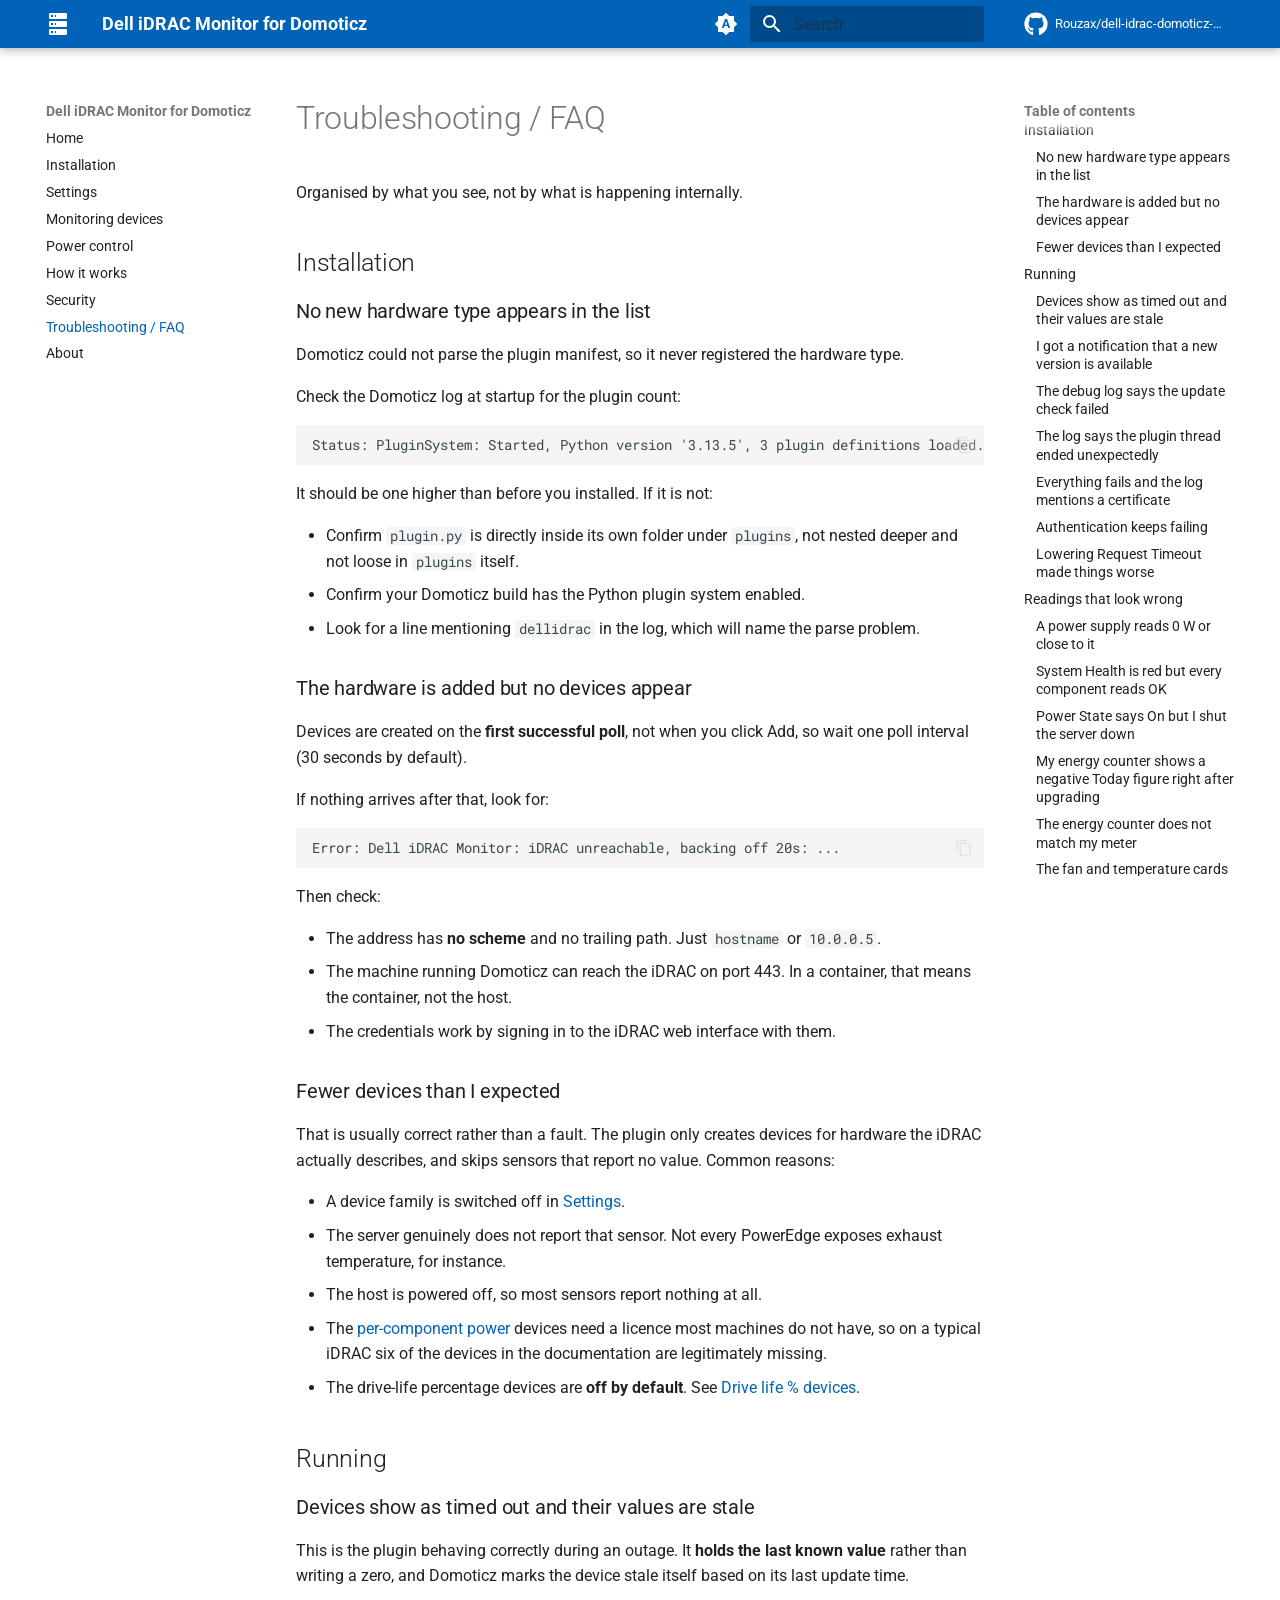
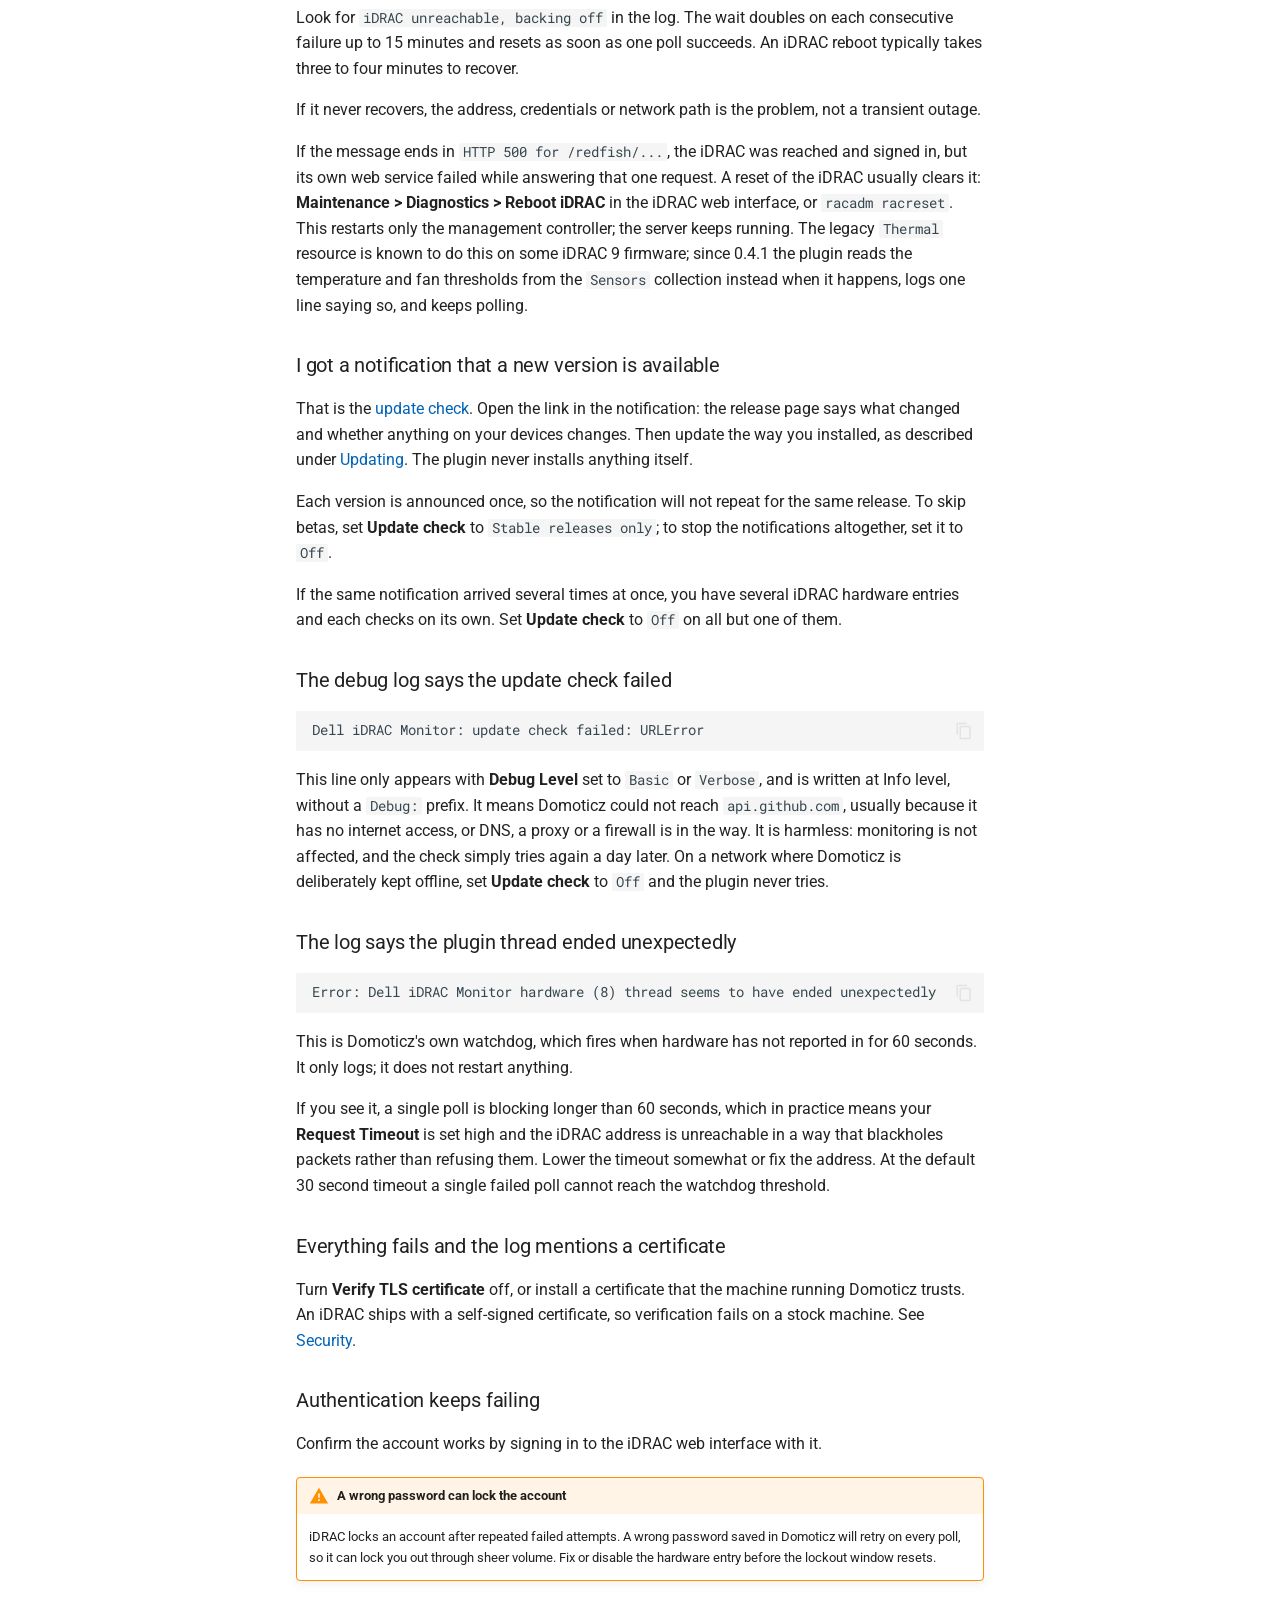
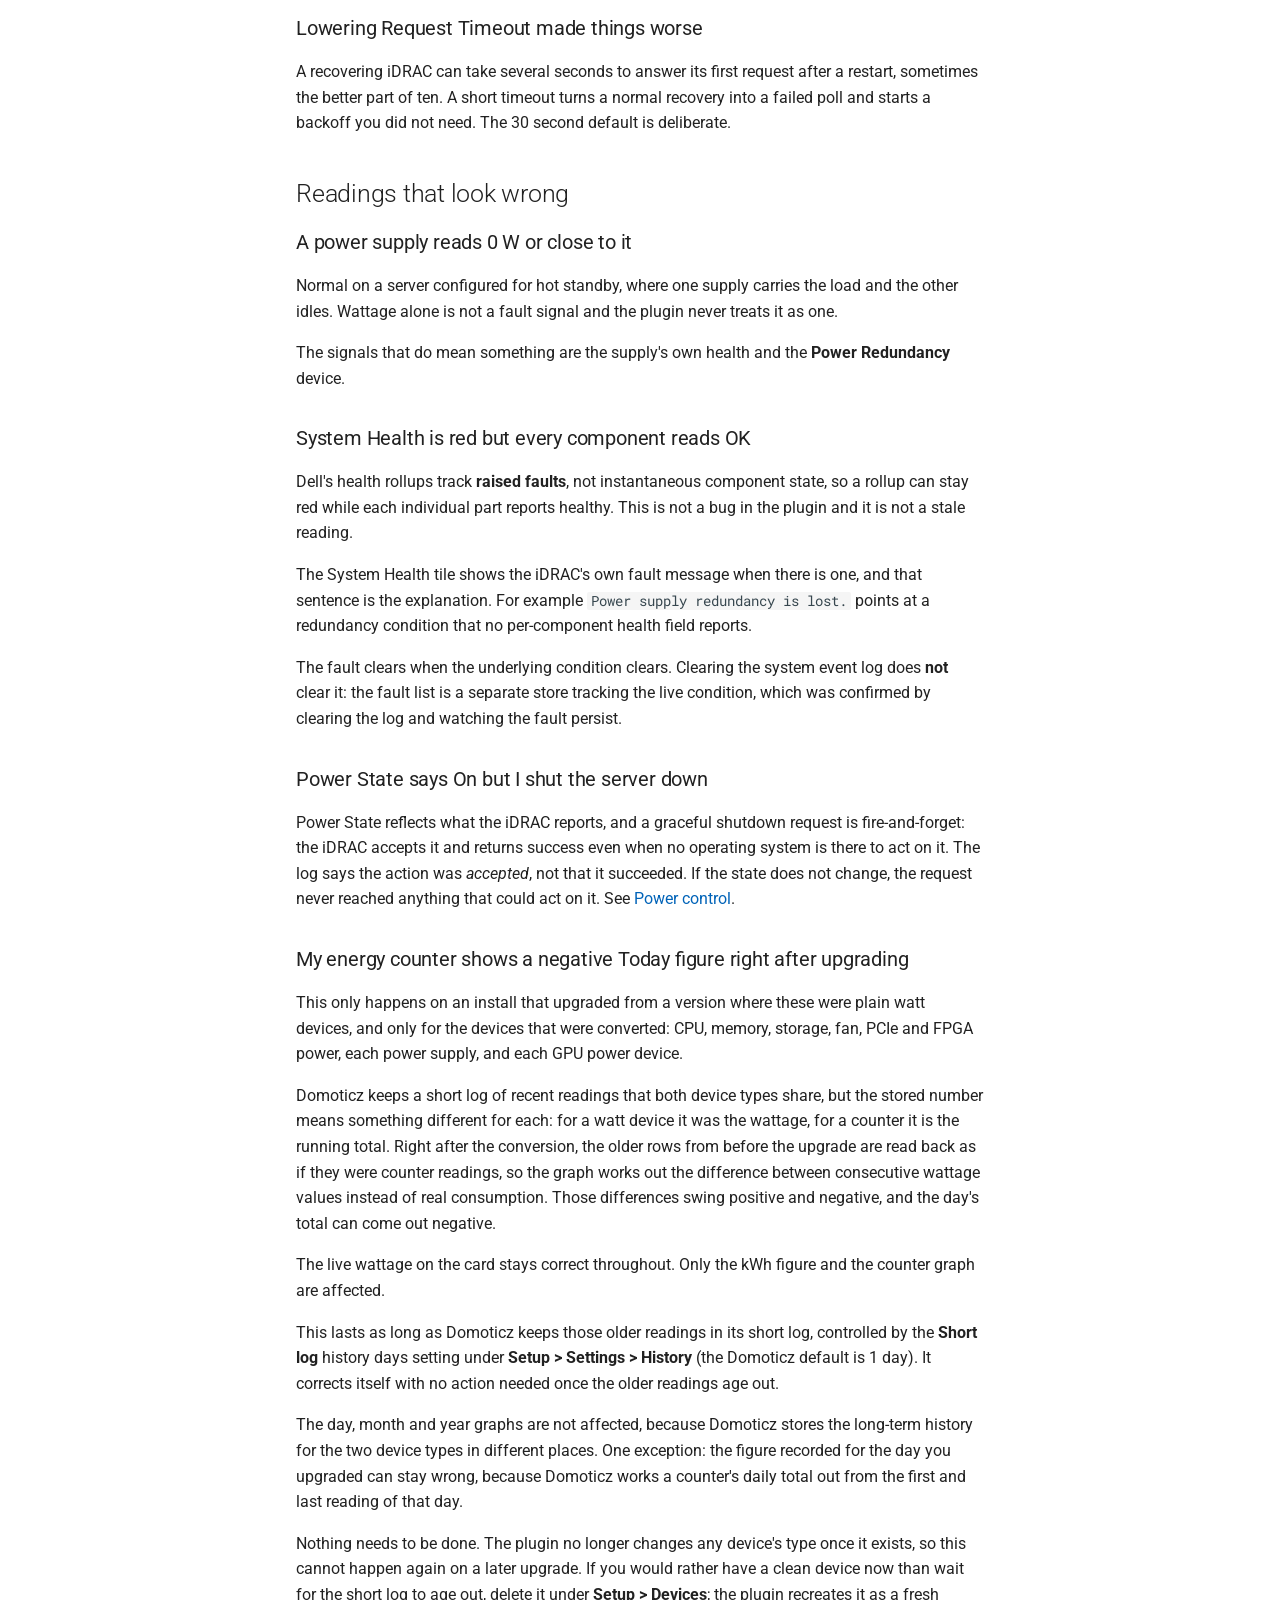
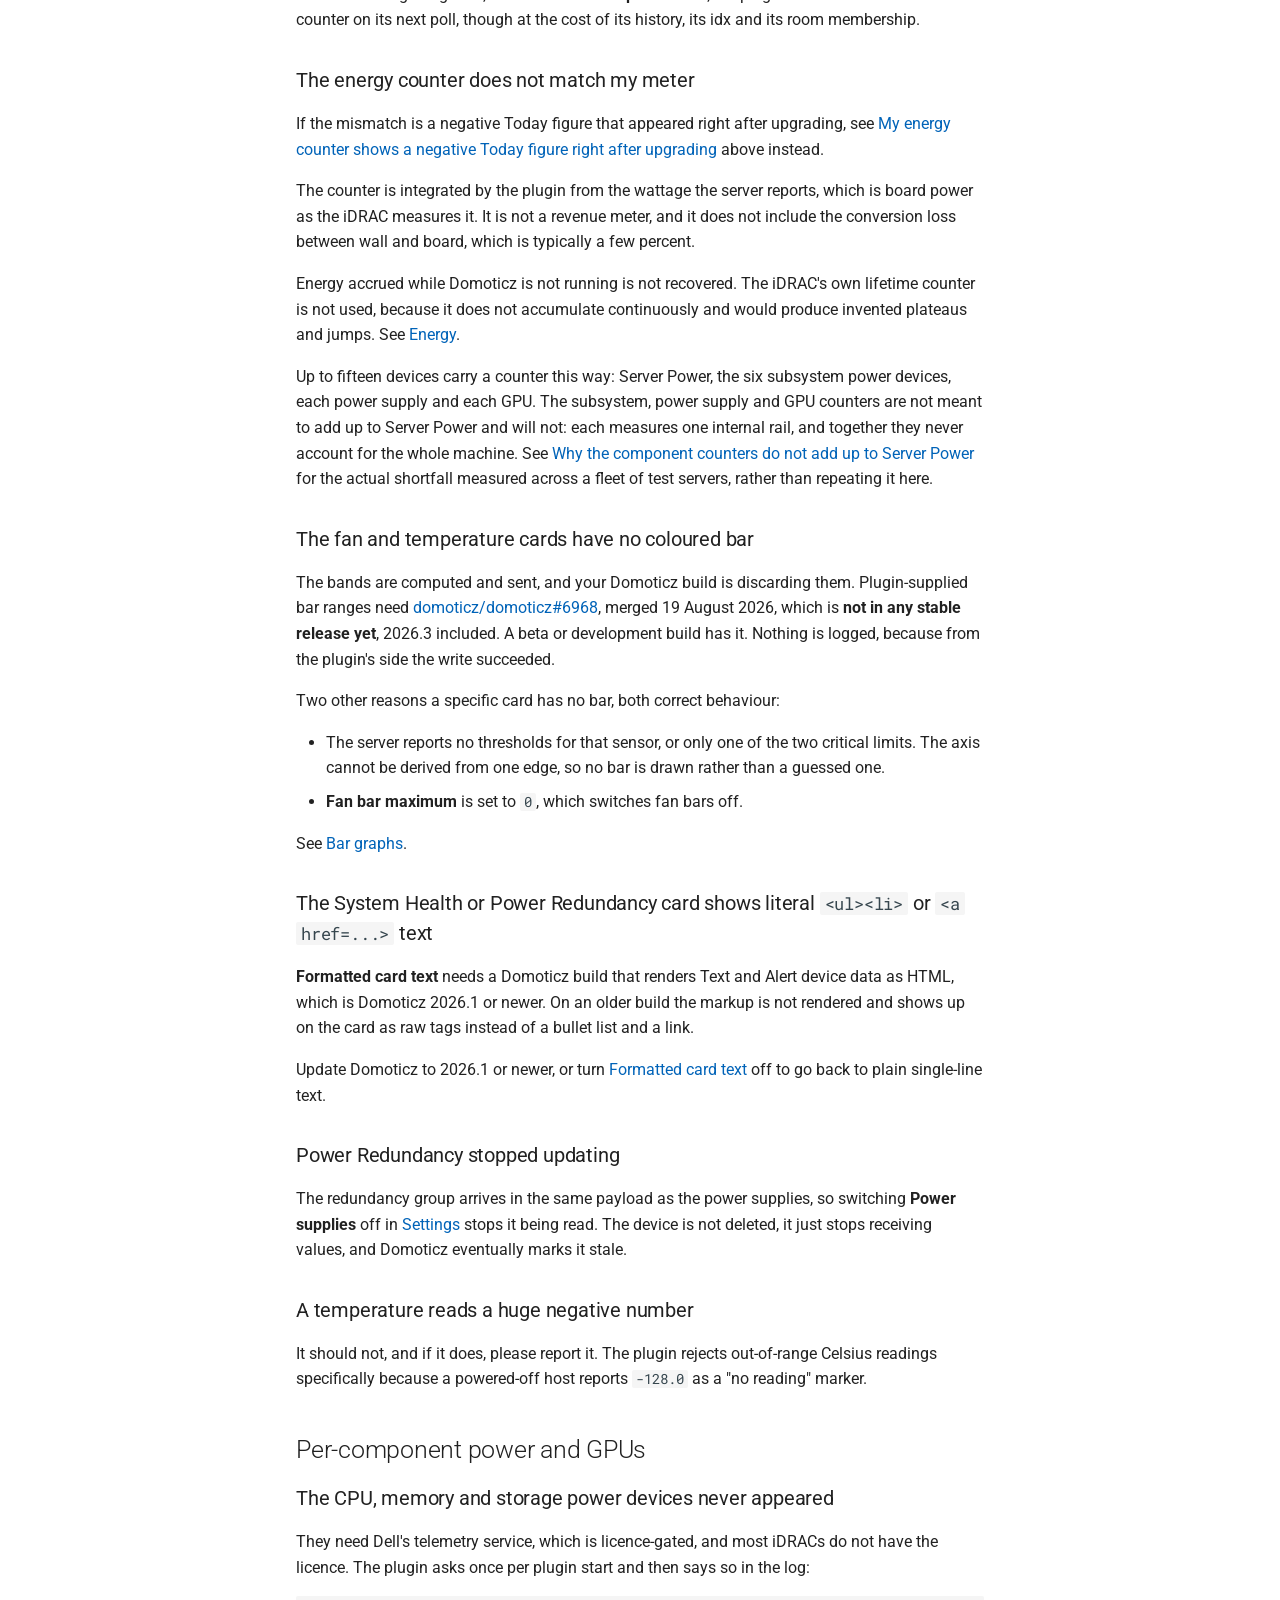
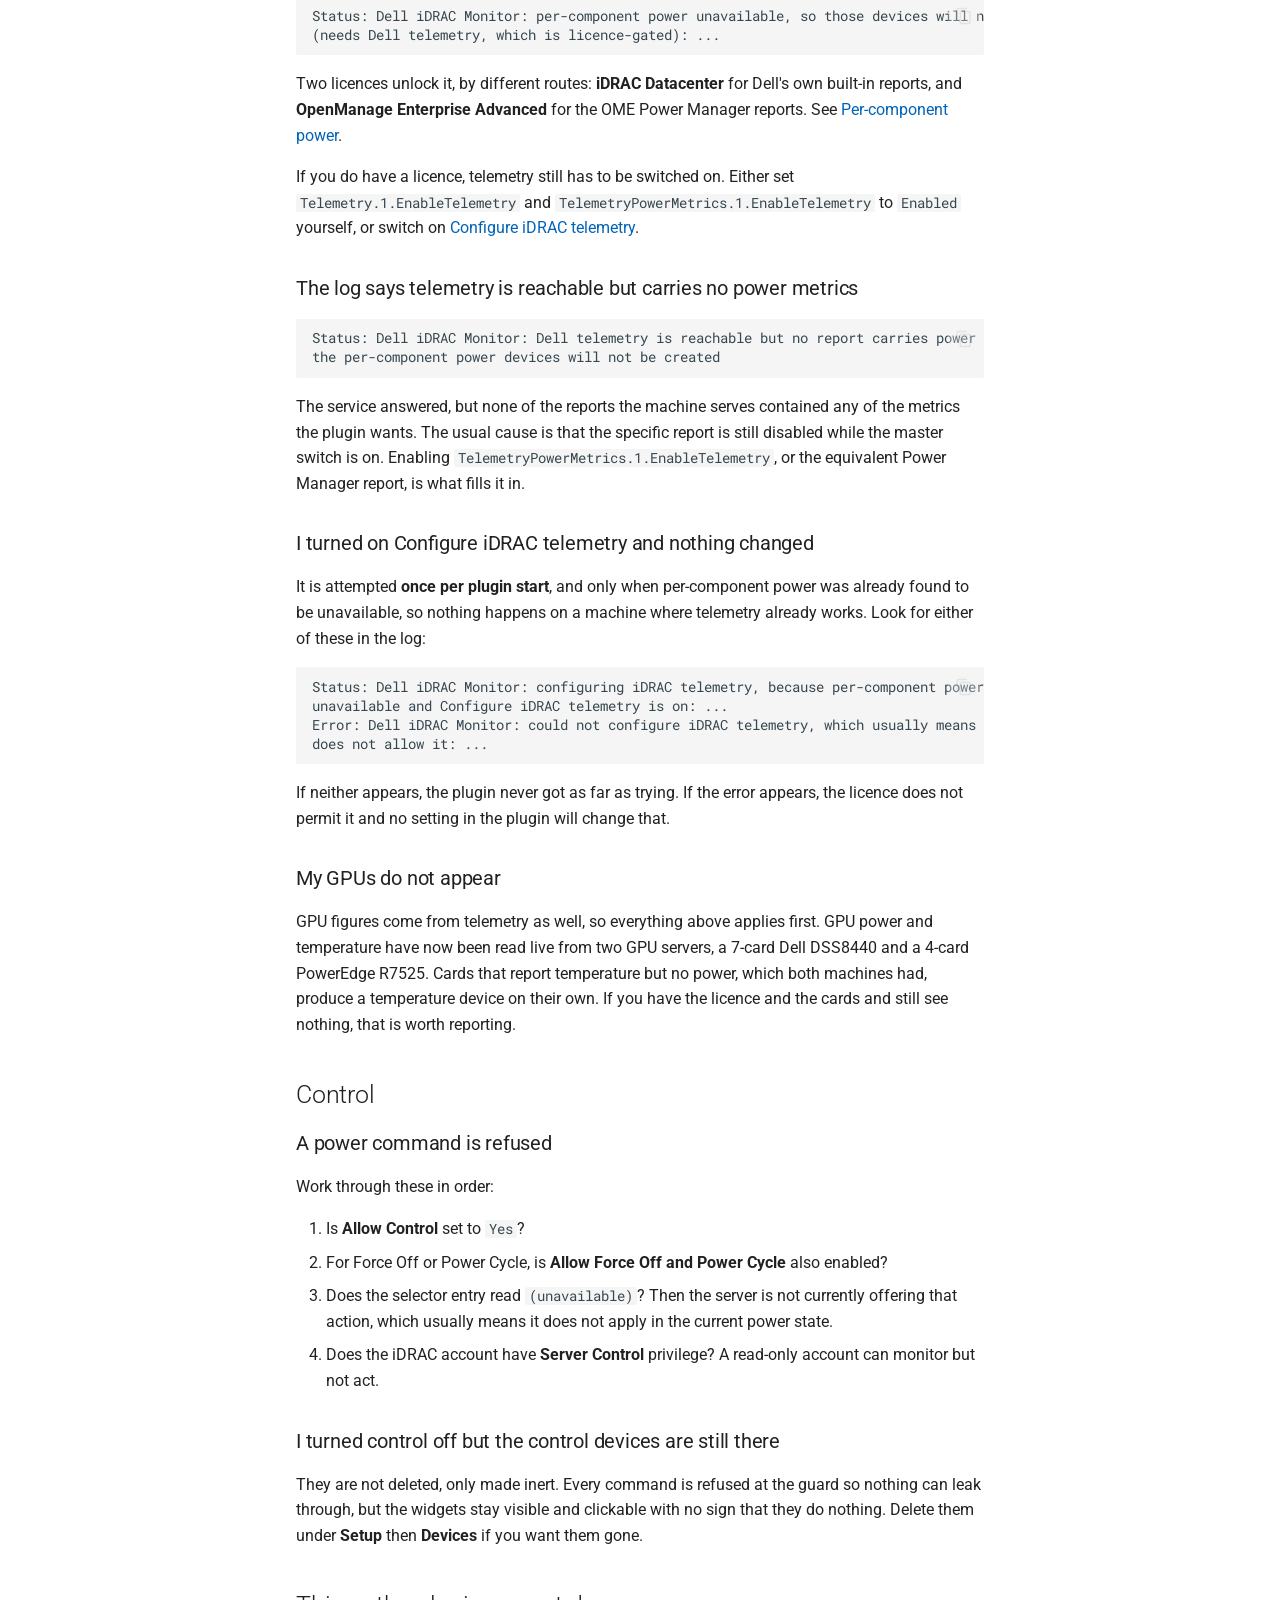
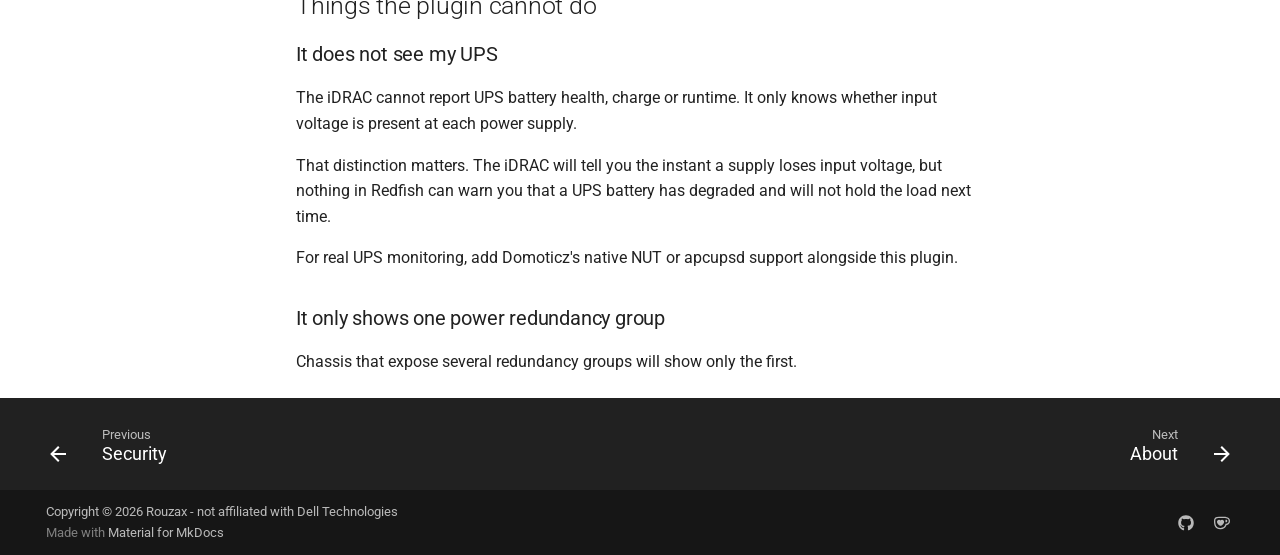
<file: faq/index.html>
<!doctype html>
<html lang="en" class="no-js">
  <head>
    
      <meta charset="utf-8">
      <meta name="viewport" content="width=device-width,initial-scale=1">
      
        <meta name="description" content="A read-only-by-default Domoticz plugin for Dell PowerEdge servers: temperatures, fans, power, utilization, storage and health read from the iDRAC over Redfish, with opt-in power control.">
      
      
        <meta name="author" content="Rouzax">
      
      
        <link rel="canonical" href="https://rouzax.github.io/dell-idrac-domoticz-plugin/faq/">
      
      
        <link rel="prev" href="../security/">
      
      
        <link rel="next" href="../about/">
      
      
        
      
      
      <link rel="icon" href="../assets/favicon.svg">
      <meta name="generator" content="mkdocs-1.6.1, mkdocs-material-9.7.7">
    
    
      
        <title>Troubleshooting / FAQ - Dell iDRAC Monitor for Domoticz</title>
      
    
    
      <link rel="stylesheet" href="../assets/stylesheets/main.ec1eaa64.min.css">
      
        
        <link rel="stylesheet" href="../assets/stylesheets/palette.ab4e12ef.min.css">
      
      


    
    
      
    
    
      
        
        
        <link rel="preconnect" href="https://fonts.gstatic.com" crossorigin>
        <link rel="stylesheet" href="https://fonts.googleapis.com/css?family=Roboto:300,300i,400,400i,700,700i%7CRoboto+Mono:400,400i,700,700i&display=fallback">
        <style>:root{--md-text-font:"Roboto";--md-code-font:"Roboto Mono"}</style>
      
    
    
      <link rel="stylesheet" href="../stylesheets/extra.css">
    
    <script>__md_scope=new URL("..",location),__md_hash=e=>[...e].reduce(((e,_)=>(e<<5)-e+_.charCodeAt(0)),0),__md_get=(e,_=localStorage,t=__md_scope)=>JSON.parse(_.getItem(t.pathname+"."+e)),__md_set=(e,_,t=localStorage,a=__md_scope)=>{try{t.setItem(a.pathname+"."+e,JSON.stringify(_))}catch(e){}}</script>
    
      

    
    
  </head>
  
  
    
    
      
    
    
    
    
    <body dir="ltr" data-md-color-scheme="default" data-md-color-primary="indigo" data-md-color-accent="indigo">
  
    
    <input class="md-toggle" data-md-toggle="drawer" type="checkbox" id="__drawer" autocomplete="off">
    <input class="md-toggle" data-md-toggle="search" type="checkbox" id="__search" autocomplete="off">
    <label class="md-overlay" for="__drawer"></label>
    <div data-md-component="skip">
      
        
        <a href="#troubleshooting-faq" class="md-skip">
          Skip to content
        </a>
      
    </div>
    <div data-md-component="announce">
      
    </div>
    
    
      

  

<header class="md-header md-header--shadow" data-md-component="header">
  <nav class="md-header__inner md-grid" aria-label="Header">
    <a href=".." title="Dell iDRAC Monitor for Domoticz" class="md-header__button md-logo" aria-label="Dell iDRAC Monitor for Domoticz" data-md-component="logo">
      
  
  <svg xmlns="http://www.w3.org/2000/svg" viewBox="0 0 24 24"><path d="M4 1h16a1 1 0 0 1 1 1v4a1 1 0 0 1-1 1H4a1 1 0 0 1-1-1V2a1 1 0 0 1 1-1m0 8h16a1 1 0 0 1 1 1v4a1 1 0 0 1-1 1H4a1 1 0 0 1-1-1v-4a1 1 0 0 1 1-1m0 8h16a1 1 0 0 1 1 1v4a1 1 0 0 1-1 1H4a1 1 0 0 1-1-1v-4a1 1 0 0 1 1-1M9 5h1V3H9zm0 8h1v-2H9zm0 8h1v-2H9zM5 3v2h2V3zm0 8v2h2v-2zm0 8v2h2v-2z"/></svg>

    </a>
    <label class="md-header__button md-icon" for="__drawer">
      
      <svg xmlns="http://www.w3.org/2000/svg" viewBox="0 0 24 24"><path d="M3 6h18v2H3zm0 5h18v2H3zm0 5h18v2H3z"/></svg>
    </label>
    <div class="md-header__title" data-md-component="header-title">
      <div class="md-header__ellipsis">
        <div class="md-header__topic">
          <span class="md-ellipsis">
            Dell iDRAC Monitor for Domoticz
          </span>
        </div>
        <div class="md-header__topic" data-md-component="header-topic">
          <span class="md-ellipsis">
            
              Troubleshooting / FAQ
            
          </span>
        </div>
      </div>
    </div>
    
      
        <form class="md-header__option" data-md-component="palette">
  
    
    
    
    <input class="md-option" data-md-color-media="(prefers-color-scheme)" data-md-color-scheme="default" data-md-color-primary="indigo" data-md-color-accent="indigo"  aria-label="Switch to light mode"  type="radio" name="__palette" id="__palette_0">
    
      <label class="md-header__button md-icon" title="Switch to light mode" for="__palette_1" hidden>
        <svg xmlns="http://www.w3.org/2000/svg" viewBox="0 0 24 24"><path d="m14.3 16-.7-2h-3.2l-.7 2H7.8L11 7h2l3.2 9zM20 8.69V4h-4.69L12 .69 8.69 4H4v4.69L.69 12 4 15.31V20h4.69L12 23.31 15.31 20H20v-4.69L23.31 12zm-9.15 3.96h2.3L12 9z"/></svg>
      </label>
    
  
    
    
    
    <input class="md-option" data-md-color-media="(prefers-color-scheme: light)" data-md-color-scheme="default" data-md-color-primary="custom" data-md-color-accent="custom"  aria-label="Switch to dark mode"  type="radio" name="__palette" id="__palette_1">
    
      <label class="md-header__button md-icon" title="Switch to dark mode" for="__palette_2" hidden>
        <svg xmlns="http://www.w3.org/2000/svg" viewBox="0 0 24 24"><path d="M12 8a4 4 0 0 0-4 4 4 4 0 0 0 4 4 4 4 0 0 0 4-4 4 4 0 0 0-4-4m0 10a6 6 0 0 1-6-6 6 6 0 0 1 6-6 6 6 0 0 1 6 6 6 6 0 0 1-6 6m8-9.31V4h-4.69L12 .69 8.69 4H4v4.69L.69 12 4 15.31V20h4.69L12 23.31 15.31 20H20v-4.69L23.31 12z"/></svg>
      </label>
    
  
    
    
    
    <input class="md-option" data-md-color-media="(prefers-color-scheme: dark)" data-md-color-scheme="slate" data-md-color-primary="custom" data-md-color-accent="custom"  aria-label="Switch to system preference"  type="radio" name="__palette" id="__palette_2">
    
      <label class="md-header__button md-icon" title="Switch to system preference" for="__palette_0" hidden>
        <svg xmlns="http://www.w3.org/2000/svg" viewBox="0 0 24 24"><path d="M12 18c-.89 0-1.74-.2-2.5-.55C11.56 16.5 13 14.42 13 12s-1.44-4.5-3.5-5.45C10.26 6.2 11.11 6 12 6a6 6 0 0 1 6 6 6 6 0 0 1-6 6m8-9.31V4h-4.69L12 .69 8.69 4H4v4.69L.69 12 4 15.31V20h4.69L12 23.31 15.31 20H20v-4.69L23.31 12z"/></svg>
      </label>
    
  
</form>
      
    
    
      <script>var palette=__md_get("__palette");if(palette&&palette.color){if("(prefers-color-scheme)"===palette.color.media){var media=matchMedia("(prefers-color-scheme: light)"),input=document.querySelector(media.matches?"[data-md-color-media='(prefers-color-scheme: light)']":"[data-md-color-media='(prefers-color-scheme: dark)']");palette.color.media=input.getAttribute("data-md-color-media"),palette.color.scheme=input.getAttribute("data-md-color-scheme"),palette.color.primary=input.getAttribute("data-md-color-primary"),palette.color.accent=input.getAttribute("data-md-color-accent")}for(var[key,value]of Object.entries(palette.color))document.body.setAttribute("data-md-color-"+key,value)}</script>
    
    
    
      
      
        <label class="md-header__button md-icon" for="__search">
          
          <svg xmlns="http://www.w3.org/2000/svg" viewBox="0 0 24 24"><path d="M9.5 3A6.5 6.5 0 0 1 16 9.5c0 1.61-.59 3.09-1.56 4.23l.27.27h.79l5 5-1.5 1.5-5-5v-.79l-.27-.27A6.52 6.52 0 0 1 9.5 16 6.5 6.5 0 0 1 3 9.5 6.5 6.5 0 0 1 9.5 3m0 2C7 5 5 7 5 9.5S7 14 9.5 14 14 12 14 9.5 12 5 9.5 5"/></svg>
        </label>
        <div class="md-search" data-md-component="search" role="dialog">
  <label class="md-search__overlay" for="__search"></label>
  <div class="md-search__inner" role="search">
    <form class="md-search__form" name="search">
      <input type="text" class="md-search__input" name="query" aria-label="Search" placeholder="Search" autocapitalize="off" autocorrect="off" autocomplete="off" spellcheck="false" data-md-component="search-query" required>
      <label class="md-search__icon md-icon" for="__search">
        
        <svg xmlns="http://www.w3.org/2000/svg" viewBox="0 0 24 24"><path d="M9.5 3A6.5 6.5 0 0 1 16 9.5c0 1.61-.59 3.09-1.56 4.23l.27.27h.79l5 5-1.5 1.5-5-5v-.79l-.27-.27A6.52 6.52 0 0 1 9.5 16 6.5 6.5 0 0 1 3 9.5 6.5 6.5 0 0 1 9.5 3m0 2C7 5 5 7 5 9.5S7 14 9.5 14 14 12 14 9.5 12 5 9.5 5"/></svg>
        
        <svg xmlns="http://www.w3.org/2000/svg" viewBox="0 0 24 24"><path d="M20 11v2H8l5.5 5.5-1.42 1.42L4.16 12l7.92-7.92L13.5 5.5 8 11z"/></svg>
      </label>
      <nav class="md-search__options" aria-label="Search">
        
        <button type="reset" class="md-search__icon md-icon" title="Clear" aria-label="Clear" tabindex="-1">
          
          <svg xmlns="http://www.w3.org/2000/svg" viewBox="0 0 24 24"><path d="M19 6.41 17.59 5 12 10.59 6.41 5 5 6.41 10.59 12 5 17.59 6.41 19 12 13.41 17.59 19 19 17.59 13.41 12z"/></svg>
        </button>
      </nav>
      
        <div class="md-search__suggest" data-md-component="search-suggest"></div>
      
    </form>
    <div class="md-search__output">
      <div class="md-search__scrollwrap" tabindex="0" data-md-scrollfix>
        <div class="md-search-result" data-md-component="search-result">
          <div class="md-search-result__meta">
            Initializing search
          </div>
          <ol class="md-search-result__list" role="presentation"></ol>
        </div>
      </div>
    </div>
  </div>
</div>
      
    
    
      <div class="md-header__source">
        <a href="https://github.com/Rouzax/dell-idrac-domoticz-plugin" title="Go to repository" class="md-source" data-md-component="source">
  <div class="md-source__icon md-icon">
    
    <svg xmlns="http://www.w3.org/2000/svg" viewBox="0 0 512 512"><!--! Font Awesome Free 7.1.0 by @fontawesome - https://fontawesome.com License - https://fontawesome.com/license/free (Icons: CC BY 4.0, Fonts: SIL OFL 1.1, Code: MIT License) Copyright 2025 Fonticons, Inc.--><path d="M173.9 397.4c0 2-2.3 3.6-5.2 3.6-3.3.3-5.6-1.3-5.6-3.6 0-2 2.3-3.6 5.2-3.6 3-.3 5.6 1.3 5.6 3.6m-31.1-4.5c-.7 2 1.3 4.3 4.3 4.9 2.6 1 5.6 0 6.2-2s-1.3-4.3-4.3-5.2c-2.6-.7-5.5.3-6.2 2.3m44.2-1.7c-2.9.7-4.9 2.6-4.6 4.9.3 2 2.9 3.3 5.9 2.6 2.9-.7 4.9-2.6 4.6-4.6-.3-1.9-3-3.2-5.9-2.9M252.8 8C114.1 8 8 113.3 8 252c0 110.9 69.8 205.8 169.5 239.2 12.8 2.3 17.3-5.6 17.3-12.1 0-6.2-.3-40.4-.3-61.4 0 0-70 15-84.7-29.8 0 0-11.4-29.1-27.8-36.6 0 0-22.9-15.7 1.6-15.4 0 0 24.9 2 38.6 25.8 21.9 38.6 58.6 27.5 72.9 20.9 2.3-16 8.8-27.1 16-33.7-55.9-6.2-112.3-14.3-112.3-110.5 0-27.5 7.6-41.3 23.6-58.9-2.6-6.5-11.1-33.3 2.6-67.9 20.9-6.5 69 27 69 27 20-5.6 41.5-8.5 62.8-8.5s42.8 2.9 62.8 8.5c0 0 48.1-33.6 69-27 13.7 34.7 5.2 61.4 2.6 67.9 16 17.7 25.8 31.5 25.8 58.9 0 96.5-58.9 104.2-114.8 110.5 9.2 7.9 17 22.9 17 46.4 0 33.7-.3 75.4-.3 83.6 0 6.5 4.6 14.4 17.3 12.1C436.2 457.8 504 362.9 504 252 504 113.3 391.5 8 252.8 8M105.2 352.9c-1.3 1-1 3.3.7 5.2 1.6 1.6 3.9 2.3 5.2 1 1.3-1 1-3.3-.7-5.2-1.6-1.6-3.9-2.3-5.2-1m-10.8-8.1c-.7 1.3.3 2.9 2.3 3.9 1.6 1 3.6.7 4.3-.7.7-1.3-.3-2.9-2.3-3.9-2-.6-3.6-.3-4.3.7m32.4 35.6c-1.6 1.3-1 4.3 1.3 6.2 2.3 2.3 5.2 2.6 6.5 1 1.3-1.3.7-4.3-1.3-6.2-2.2-2.3-5.2-2.6-6.5-1m-11.4-14.7c-1.6 1-1.6 3.6 0 5.9s4.3 3.3 5.6 2.3c1.6-1.3 1.6-3.9 0-6.2-1.4-2.3-4-3.3-5.6-2"/></svg>
  </div>
  <div class="md-source__repository">
    Rouzax/dell-idrac-domoticz-plugin
  </div>
</a>
      </div>
    
  </nav>
  
</header>
    
    <div class="md-container" data-md-component="container">
      
      
        
          
        
      
      <main class="md-main" data-md-component="main">
        <div class="md-main__inner md-grid">
          
            
              
              <div class="md-sidebar md-sidebar--primary" data-md-component="sidebar" data-md-type="navigation" >
                <div class="md-sidebar__scrollwrap">
                  <div class="md-sidebar__inner">
                    



<nav class="md-nav md-nav--primary" aria-label="Navigation" data-md-level="0">
  <label class="md-nav__title" for="__drawer">
    <a href=".." title="Dell iDRAC Monitor for Domoticz" class="md-nav__button md-logo" aria-label="Dell iDRAC Monitor for Domoticz" data-md-component="logo">
      
  
  <svg xmlns="http://www.w3.org/2000/svg" viewBox="0 0 24 24"><path d="M4 1h16a1 1 0 0 1 1 1v4a1 1 0 0 1-1 1H4a1 1 0 0 1-1-1V2a1 1 0 0 1 1-1m0 8h16a1 1 0 0 1 1 1v4a1 1 0 0 1-1 1H4a1 1 0 0 1-1-1v-4a1 1 0 0 1 1-1m0 8h16a1 1 0 0 1 1 1v4a1 1 0 0 1-1 1H4a1 1 0 0 1-1-1v-4a1 1 0 0 1 1-1M9 5h1V3H9zm0 8h1v-2H9zm0 8h1v-2H9zM5 3v2h2V3zm0 8v2h2v-2zm0 8v2h2v-2z"/></svg>

    </a>
    Dell iDRAC Monitor for Domoticz
  </label>
  
    <div class="md-nav__source">
      <a href="https://github.com/Rouzax/dell-idrac-domoticz-plugin" title="Go to repository" class="md-source" data-md-component="source">
  <div class="md-source__icon md-icon">
    
    <svg xmlns="http://www.w3.org/2000/svg" viewBox="0 0 512 512"><!--! Font Awesome Free 7.1.0 by @fontawesome - https://fontawesome.com License - https://fontawesome.com/license/free (Icons: CC BY 4.0, Fonts: SIL OFL 1.1, Code: MIT License) Copyright 2025 Fonticons, Inc.--><path d="M173.9 397.4c0 2-2.3 3.6-5.2 3.6-3.3.3-5.6-1.3-5.6-3.6 0-2 2.3-3.6 5.2-3.6 3-.3 5.6 1.3 5.6 3.6m-31.1-4.5c-.7 2 1.3 4.3 4.3 4.9 2.6 1 5.6 0 6.2-2s-1.3-4.3-4.3-5.2c-2.6-.7-5.5.3-6.2 2.3m44.2-1.7c-2.9.7-4.9 2.6-4.6 4.9.3 2 2.9 3.3 5.9 2.6 2.9-.7 4.9-2.6 4.6-4.6-.3-1.9-3-3.2-5.9-2.9M252.8 8C114.1 8 8 113.3 8 252c0 110.9 69.8 205.8 169.5 239.2 12.8 2.3 17.3-5.6 17.3-12.1 0-6.2-.3-40.4-.3-61.4 0 0-70 15-84.7-29.8 0 0-11.4-29.1-27.8-36.6 0 0-22.9-15.7 1.6-15.4 0 0 24.9 2 38.6 25.8 21.9 38.6 58.6 27.5 72.9 20.9 2.3-16 8.8-27.1 16-33.7-55.9-6.2-112.3-14.3-112.3-110.5 0-27.5 7.6-41.3 23.6-58.9-2.6-6.5-11.1-33.3 2.6-67.9 20.9-6.5 69 27 69 27 20-5.6 41.5-8.5 62.8-8.5s42.8 2.9 62.8 8.5c0 0 48.1-33.6 69-27 13.7 34.7 5.2 61.4 2.6 67.9 16 17.7 25.8 31.5 25.8 58.9 0 96.5-58.9 104.2-114.8 110.5 9.2 7.9 17 22.9 17 46.4 0 33.7-.3 75.4-.3 83.6 0 6.5 4.6 14.4 17.3 12.1C436.2 457.8 504 362.9 504 252 504 113.3 391.5 8 252.8 8M105.2 352.9c-1.3 1-1 3.3.7 5.2 1.6 1.6 3.9 2.3 5.2 1 1.3-1 1-3.3-.7-5.2-1.6-1.6-3.9-2.3-5.2-1m-10.8-8.1c-.7 1.3.3 2.9 2.3 3.9 1.6 1 3.6.7 4.3-.7.7-1.3-.3-2.9-2.3-3.9-2-.6-3.6-.3-4.3.7m32.4 35.6c-1.6 1.3-1 4.3 1.3 6.2 2.3 2.3 5.2 2.6 6.5 1 1.3-1.3.7-4.3-1.3-6.2-2.2-2.3-5.2-2.6-6.5-1m-11.4-14.7c-1.6 1-1.6 3.6 0 5.9s4.3 3.3 5.6 2.3c1.6-1.3 1.6-3.9 0-6.2-1.4-2.3-4-3.3-5.6-2"/></svg>
  </div>
  <div class="md-source__repository">
    Rouzax/dell-idrac-domoticz-plugin
  </div>
</a>
    </div>
  
  <ul class="md-nav__list" data-md-scrollfix>
    
      
      
  
  
  
  
    <li class="md-nav__item">
      <a href=".." class="md-nav__link">
        
  
  
  <span class="md-ellipsis">
    
  
    Home
  

    
  </span>
  
  

      </a>
    </li>
  

    
      
      
  
  
  
  
    <li class="md-nav__item">
      <a href="../install/" class="md-nav__link">
        
  
  
  <span class="md-ellipsis">
    
  
    Installation
  

    
  </span>
  
  

      </a>
    </li>
  

    
      
      
  
  
  
  
    <li class="md-nav__item">
      <a href="../settings/" class="md-nav__link">
        
  
  
  <span class="md-ellipsis">
    
  
    Settings
  

    
  </span>
  
  

      </a>
    </li>
  

    
      
      
  
  
  
  
    <li class="md-nav__item">
      <a href="../devices/" class="md-nav__link">
        
  
  
  <span class="md-ellipsis">
    
  
    Monitoring devices
  

    
  </span>
  
  

      </a>
    </li>
  

    
      
      
  
  
  
  
    <li class="md-nav__item">
      <a href="../control/" class="md-nav__link">
        
  
  
  <span class="md-ellipsis">
    
  
    Power control
  

    
  </span>
  
  

      </a>
    </li>
  

    
      
      
  
  
  
  
    <li class="md-nav__item">
      <a href="../internals/" class="md-nav__link">
        
  
  
  <span class="md-ellipsis">
    
  
    How it works
  

    
  </span>
  
  

      </a>
    </li>
  

    
      
      
  
  
  
  
    <li class="md-nav__item">
      <a href="../security/" class="md-nav__link">
        
  
  
  <span class="md-ellipsis">
    
  
    Security
  

    
  </span>
  
  

      </a>
    </li>
  

    
      
      
  
  
    
  
  
  
    <li class="md-nav__item md-nav__item--active">
      
      <input class="md-nav__toggle md-toggle" type="checkbox" id="__toc">
      
      
        
      
      
        <label class="md-nav__link md-nav__link--active" for="__toc">
          
  
  
  <span class="md-ellipsis">
    
  
    Troubleshooting / FAQ
  

    
  </span>
  
  

          <span class="md-nav__icon md-icon"></span>
        </label>
      
      <a href="./" class="md-nav__link md-nav__link--active">
        
  
  
  <span class="md-ellipsis">
    
  
    Troubleshooting / FAQ
  

    
  </span>
  
  

      </a>
      
        

<nav class="md-nav md-nav--secondary" aria-label="Table of contents">
  
  
  
    
  
  
    <label class="md-nav__title" for="__toc">
      <span class="md-nav__icon md-icon"></span>
      Table of contents
    </label>
    <ul class="md-nav__list" data-md-component="toc" data-md-scrollfix>
      
        <li class="md-nav__item">
  <a href="#installation" class="md-nav__link">
    <span class="md-ellipsis">
      
        Installation
      
    </span>
  </a>
  
    <nav class="md-nav" aria-label="Installation">
      <ul class="md-nav__list">
        
          <li class="md-nav__item">
  <a href="#no-new-hardware-type-appears-in-the-list" class="md-nav__link">
    <span class="md-ellipsis">
      
        No new hardware type appears in the list
      
    </span>
  </a>
  
</li>
        
          <li class="md-nav__item">
  <a href="#the-hardware-is-added-but-no-devices-appear" class="md-nav__link">
    <span class="md-ellipsis">
      
        The hardware is added but no devices appear
      
    </span>
  </a>
  
</li>
        
          <li class="md-nav__item">
  <a href="#fewer-devices-than-i-expected" class="md-nav__link">
    <span class="md-ellipsis">
      
        Fewer devices than I expected
      
    </span>
  </a>
  
</li>
        
      </ul>
    </nav>
  
</li>
      
        <li class="md-nav__item">
  <a href="#running" class="md-nav__link">
    <span class="md-ellipsis">
      
        Running
      
    </span>
  </a>
  
    <nav class="md-nav" aria-label="Running">
      <ul class="md-nav__list">
        
          <li class="md-nav__item">
  <a href="#devices-show-as-timed-out-and-their-values-are-stale" class="md-nav__link">
    <span class="md-ellipsis">
      
        Devices show as timed out and their values are stale
      
    </span>
  </a>
  
</li>
        
          <li class="md-nav__item">
  <a href="#i-got-a-notification-that-a-new-version-is-available" class="md-nav__link">
    <span class="md-ellipsis">
      
        I got a notification that a new version is available
      
    </span>
  </a>
  
</li>
        
          <li class="md-nav__item">
  <a href="#the-debug-log-says-the-update-check-failed" class="md-nav__link">
    <span class="md-ellipsis">
      
        The debug log says the update check failed
      
    </span>
  </a>
  
</li>
        
          <li class="md-nav__item">
  <a href="#the-log-says-the-plugin-thread-ended-unexpectedly" class="md-nav__link">
    <span class="md-ellipsis">
      
        The log says the plugin thread ended unexpectedly
      
    </span>
  </a>
  
</li>
        
          <li class="md-nav__item">
  <a href="#everything-fails-and-the-log-mentions-a-certificate" class="md-nav__link">
    <span class="md-ellipsis">
      
        Everything fails and the log mentions a certificate
      
    </span>
  </a>
  
</li>
        
          <li class="md-nav__item">
  <a href="#authentication-keeps-failing" class="md-nav__link">
    <span class="md-ellipsis">
      
        Authentication keeps failing
      
    </span>
  </a>
  
</li>
        
          <li class="md-nav__item">
  <a href="#lowering-request-timeout-made-things-worse" class="md-nav__link">
    <span class="md-ellipsis">
      
        Lowering Request Timeout made things worse
      
    </span>
  </a>
  
</li>
        
      </ul>
    </nav>
  
</li>
      
        <li class="md-nav__item">
  <a href="#readings-that-look-wrong" class="md-nav__link">
    <span class="md-ellipsis">
      
        Readings that look wrong
      
    </span>
  </a>
  
    <nav class="md-nav" aria-label="Readings that look wrong">
      <ul class="md-nav__list">
        
          <li class="md-nav__item">
  <a href="#a-power-supply-reads-0-w-or-close-to-it" class="md-nav__link">
    <span class="md-ellipsis">
      
        A power supply reads 0 W or close to it
      
    </span>
  </a>
  
</li>
        
          <li class="md-nav__item">
  <a href="#system-health-is-red-but-every-component-reads-ok" class="md-nav__link">
    <span class="md-ellipsis">
      
        System Health is red but every component reads OK
      
    </span>
  </a>
  
</li>
        
          <li class="md-nav__item">
  <a href="#power-state-says-on-but-i-shut-the-server-down" class="md-nav__link">
    <span class="md-ellipsis">
      
        Power State says On but I shut the server down
      
    </span>
  </a>
  
</li>
        
          <li class="md-nav__item">
  <a href="#my-energy-counter-shows-a-negative-today-figure-right-after-upgrading" class="md-nav__link">
    <span class="md-ellipsis">
      
        My energy counter shows a negative Today figure right after upgrading
      
    </span>
  </a>
  
</li>
        
          <li class="md-nav__item">
  <a href="#the-energy-counter-does-not-match-my-meter" class="md-nav__link">
    <span class="md-ellipsis">
      
        The energy counter does not match my meter
      
    </span>
  </a>
  
</li>
        
          <li class="md-nav__item">
  <a href="#the-fan-and-temperature-cards-have-no-coloured-bar" class="md-nav__link">
    <span class="md-ellipsis">
      
        The fan and temperature cards have no coloured bar
      
    </span>
  </a>
  
</li>
        
          <li class="md-nav__item">
  <a href="#the-system-health-or-power-redundancy-card-shows-literal-ulli-or-a-href-text" class="md-nav__link">
    <span class="md-ellipsis">
      
        The System Health or Power Redundancy card shows literal &lt;ul&gt;&lt;li&gt; or &lt;a href=...&gt; text
      
    </span>
  </a>
  
</li>
        
          <li class="md-nav__item">
  <a href="#power-redundancy-stopped-updating" class="md-nav__link">
    <span class="md-ellipsis">
      
        Power Redundancy stopped updating
      
    </span>
  </a>
  
</li>
        
          <li class="md-nav__item">
  <a href="#a-temperature-reads-a-huge-negative-number" class="md-nav__link">
    <span class="md-ellipsis">
      
        A temperature reads a huge negative number
      
    </span>
  </a>
  
</li>
        
      </ul>
    </nav>
  
</li>
      
        <li class="md-nav__item">
  <a href="#per-component-power-and-gpus" class="md-nav__link">
    <span class="md-ellipsis">
      
        Per-component power and GPUs
      
    </span>
  </a>
  
    <nav class="md-nav" aria-label="Per-component power and GPUs">
      <ul class="md-nav__list">
        
          <li class="md-nav__item">
  <a href="#the-cpu-memory-and-storage-power-devices-never-appeared" class="md-nav__link">
    <span class="md-ellipsis">
      
        The CPU, memory and storage power devices never appeared
      
    </span>
  </a>
  
</li>
        
          <li class="md-nav__item">
  <a href="#the-log-says-telemetry-is-reachable-but-carries-no-power-metrics" class="md-nav__link">
    <span class="md-ellipsis">
      
        The log says telemetry is reachable but carries no power metrics
      
    </span>
  </a>
  
</li>
        
          <li class="md-nav__item">
  <a href="#i-turned-on-configure-idrac-telemetry-and-nothing-changed" class="md-nav__link">
    <span class="md-ellipsis">
      
        I turned on Configure iDRAC telemetry and nothing changed
      
    </span>
  </a>
  
</li>
        
          <li class="md-nav__item">
  <a href="#my-gpus-do-not-appear" class="md-nav__link">
    <span class="md-ellipsis">
      
        My GPUs do not appear
      
    </span>
  </a>
  
</li>
        
      </ul>
    </nav>
  
</li>
      
        <li class="md-nav__item">
  <a href="#control" class="md-nav__link">
    <span class="md-ellipsis">
      
        Control
      
    </span>
  </a>
  
    <nav class="md-nav" aria-label="Control">
      <ul class="md-nav__list">
        
          <li class="md-nav__item">
  <a href="#a-power-command-is-refused" class="md-nav__link">
    <span class="md-ellipsis">
      
        A power command is refused
      
    </span>
  </a>
  
</li>
        
          <li class="md-nav__item">
  <a href="#i-turned-control-off-but-the-control-devices-are-still-there" class="md-nav__link">
    <span class="md-ellipsis">
      
        I turned control off but the control devices are still there
      
    </span>
  </a>
  
</li>
        
      </ul>
    </nav>
  
</li>
      
        <li class="md-nav__item">
  <a href="#things-the-plugin-cannot-do" class="md-nav__link">
    <span class="md-ellipsis">
      
        Things the plugin cannot do
      
    </span>
  </a>
  
    <nav class="md-nav" aria-label="Things the plugin cannot do">
      <ul class="md-nav__list">
        
          <li class="md-nav__item">
  <a href="#it-does-not-see-my-ups" class="md-nav__link">
    <span class="md-ellipsis">
      
        It does not see my UPS
      
    </span>
  </a>
  
</li>
        
          <li class="md-nav__item">
  <a href="#it-only-shows-one-power-redundancy-group" class="md-nav__link">
    <span class="md-ellipsis">
      
        It only shows one power redundancy group
      
    </span>
  </a>
  
</li>
        
      </ul>
    </nav>
  
</li>
      
    </ul>
  
</nav>
      
    </li>
  

    
      
      
  
  
  
  
    <li class="md-nav__item">
      <a href="../about/" class="md-nav__link">
        
  
  
  <span class="md-ellipsis">
    
  
    About
  

    
  </span>
  
  

      </a>
    </li>
  

    
  </ul>
</nav>
                  </div>
                </div>
              </div>
            
            
              
              <div class="md-sidebar md-sidebar--secondary" data-md-component="sidebar" data-md-type="toc" >
                <div class="md-sidebar__scrollwrap">
                  <div class="md-sidebar__inner">
                    

<nav class="md-nav md-nav--secondary" aria-label="Table of contents">
  
  
  
    
  
  
    <label class="md-nav__title" for="__toc">
      <span class="md-nav__icon md-icon"></span>
      Table of contents
    </label>
    <ul class="md-nav__list" data-md-component="toc" data-md-scrollfix>
      
        <li class="md-nav__item">
  <a href="#installation" class="md-nav__link">
    <span class="md-ellipsis">
      
        Installation
      
    </span>
  </a>
  
    <nav class="md-nav" aria-label="Installation">
      <ul class="md-nav__list">
        
          <li class="md-nav__item">
  <a href="#no-new-hardware-type-appears-in-the-list" class="md-nav__link">
    <span class="md-ellipsis">
      
        No new hardware type appears in the list
      
    </span>
  </a>
  
</li>
        
          <li class="md-nav__item">
  <a href="#the-hardware-is-added-but-no-devices-appear" class="md-nav__link">
    <span class="md-ellipsis">
      
        The hardware is added but no devices appear
      
    </span>
  </a>
  
</li>
        
          <li class="md-nav__item">
  <a href="#fewer-devices-than-i-expected" class="md-nav__link">
    <span class="md-ellipsis">
      
        Fewer devices than I expected
      
    </span>
  </a>
  
</li>
        
      </ul>
    </nav>
  
</li>
      
        <li class="md-nav__item">
  <a href="#running" class="md-nav__link">
    <span class="md-ellipsis">
      
        Running
      
    </span>
  </a>
  
    <nav class="md-nav" aria-label="Running">
      <ul class="md-nav__list">
        
          <li class="md-nav__item">
  <a href="#devices-show-as-timed-out-and-their-values-are-stale" class="md-nav__link">
    <span class="md-ellipsis">
      
        Devices show as timed out and their values are stale
      
    </span>
  </a>
  
</li>
        
          <li class="md-nav__item">
  <a href="#i-got-a-notification-that-a-new-version-is-available" class="md-nav__link">
    <span class="md-ellipsis">
      
        I got a notification that a new version is available
      
    </span>
  </a>
  
</li>
        
          <li class="md-nav__item">
  <a href="#the-debug-log-says-the-update-check-failed" class="md-nav__link">
    <span class="md-ellipsis">
      
        The debug log says the update check failed
      
    </span>
  </a>
  
</li>
        
          <li class="md-nav__item">
  <a href="#the-log-says-the-plugin-thread-ended-unexpectedly" class="md-nav__link">
    <span class="md-ellipsis">
      
        The log says the plugin thread ended unexpectedly
      
    </span>
  </a>
  
</li>
        
          <li class="md-nav__item">
  <a href="#everything-fails-and-the-log-mentions-a-certificate" class="md-nav__link">
    <span class="md-ellipsis">
      
        Everything fails and the log mentions a certificate
      
    </span>
  </a>
  
</li>
        
          <li class="md-nav__item">
  <a href="#authentication-keeps-failing" class="md-nav__link">
    <span class="md-ellipsis">
      
        Authentication keeps failing
      
    </span>
  </a>
  
</li>
        
          <li class="md-nav__item">
  <a href="#lowering-request-timeout-made-things-worse" class="md-nav__link">
    <span class="md-ellipsis">
      
        Lowering Request Timeout made things worse
      
    </span>
  </a>
  
</li>
        
      </ul>
    </nav>
  
</li>
      
        <li class="md-nav__item">
  <a href="#readings-that-look-wrong" class="md-nav__link">
    <span class="md-ellipsis">
      
        Readings that look wrong
      
    </span>
  </a>
  
    <nav class="md-nav" aria-label="Readings that look wrong">
      <ul class="md-nav__list">
        
          <li class="md-nav__item">
  <a href="#a-power-supply-reads-0-w-or-close-to-it" class="md-nav__link">
    <span class="md-ellipsis">
      
        A power supply reads 0 W or close to it
      
    </span>
  </a>
  
</li>
        
          <li class="md-nav__item">
  <a href="#system-health-is-red-but-every-component-reads-ok" class="md-nav__link">
    <span class="md-ellipsis">
      
        System Health is red but every component reads OK
      
    </span>
  </a>
  
</li>
        
          <li class="md-nav__item">
  <a href="#power-state-says-on-but-i-shut-the-server-down" class="md-nav__link">
    <span class="md-ellipsis">
      
        Power State says On but I shut the server down
      
    </span>
  </a>
  
</li>
        
          <li class="md-nav__item">
  <a href="#my-energy-counter-shows-a-negative-today-figure-right-after-upgrading" class="md-nav__link">
    <span class="md-ellipsis">
      
        My energy counter shows a negative Today figure right after upgrading
      
    </span>
  </a>
  
</li>
        
          <li class="md-nav__item">
  <a href="#the-energy-counter-does-not-match-my-meter" class="md-nav__link">
    <span class="md-ellipsis">
      
        The energy counter does not match my meter
      
    </span>
  </a>
  
</li>
        
          <li class="md-nav__item">
  <a href="#the-fan-and-temperature-cards-have-no-coloured-bar" class="md-nav__link">
    <span class="md-ellipsis">
      
        The fan and temperature cards have no coloured bar
      
    </span>
  </a>
  
</li>
        
          <li class="md-nav__item">
  <a href="#the-system-health-or-power-redundancy-card-shows-literal-ulli-or-a-href-text" class="md-nav__link">
    <span class="md-ellipsis">
      
        The System Health or Power Redundancy card shows literal &lt;ul&gt;&lt;li&gt; or &lt;a href=...&gt; text
      
    </span>
  </a>
  
</li>
        
          <li class="md-nav__item">
  <a href="#power-redundancy-stopped-updating" class="md-nav__link">
    <span class="md-ellipsis">
      
        Power Redundancy stopped updating
      
    </span>
  </a>
  
</li>
        
          <li class="md-nav__item">
  <a href="#a-temperature-reads-a-huge-negative-number" class="md-nav__link">
    <span class="md-ellipsis">
      
        A temperature reads a huge negative number
      
    </span>
  </a>
  
</li>
        
      </ul>
    </nav>
  
</li>
      
        <li class="md-nav__item">
  <a href="#per-component-power-and-gpus" class="md-nav__link">
    <span class="md-ellipsis">
      
        Per-component power and GPUs
      
    </span>
  </a>
  
    <nav class="md-nav" aria-label="Per-component power and GPUs">
      <ul class="md-nav__list">
        
          <li class="md-nav__item">
  <a href="#the-cpu-memory-and-storage-power-devices-never-appeared" class="md-nav__link">
    <span class="md-ellipsis">
      
        The CPU, memory and storage power devices never appeared
      
    </span>
  </a>
  
</li>
        
          <li class="md-nav__item">
  <a href="#the-log-says-telemetry-is-reachable-but-carries-no-power-metrics" class="md-nav__link">
    <span class="md-ellipsis">
      
        The log says telemetry is reachable but carries no power metrics
      
    </span>
  </a>
  
</li>
        
          <li class="md-nav__item">
  <a href="#i-turned-on-configure-idrac-telemetry-and-nothing-changed" class="md-nav__link">
    <span class="md-ellipsis">
      
        I turned on Configure iDRAC telemetry and nothing changed
      
    </span>
  </a>
  
</li>
        
          <li class="md-nav__item">
  <a href="#my-gpus-do-not-appear" class="md-nav__link">
    <span class="md-ellipsis">
      
        My GPUs do not appear
      
    </span>
  </a>
  
</li>
        
      </ul>
    </nav>
  
</li>
      
        <li class="md-nav__item">
  <a href="#control" class="md-nav__link">
    <span class="md-ellipsis">
      
        Control
      
    </span>
  </a>
  
    <nav class="md-nav" aria-label="Control">
      <ul class="md-nav__list">
        
          <li class="md-nav__item">
  <a href="#a-power-command-is-refused" class="md-nav__link">
    <span class="md-ellipsis">
      
        A power command is refused
      
    </span>
  </a>
  
</li>
        
          <li class="md-nav__item">
  <a href="#i-turned-control-off-but-the-control-devices-are-still-there" class="md-nav__link">
    <span class="md-ellipsis">
      
        I turned control off but the control devices are still there
      
    </span>
  </a>
  
</li>
        
      </ul>
    </nav>
  
</li>
      
        <li class="md-nav__item">
  <a href="#things-the-plugin-cannot-do" class="md-nav__link">
    <span class="md-ellipsis">
      
        Things the plugin cannot do
      
    </span>
  </a>
  
    <nav class="md-nav" aria-label="Things the plugin cannot do">
      <ul class="md-nav__list">
        
          <li class="md-nav__item">
  <a href="#it-does-not-see-my-ups" class="md-nav__link">
    <span class="md-ellipsis">
      
        It does not see my UPS
      
    </span>
  </a>
  
</li>
        
          <li class="md-nav__item">
  <a href="#it-only-shows-one-power-redundancy-group" class="md-nav__link">
    <span class="md-ellipsis">
      
        It only shows one power redundancy group
      
    </span>
  </a>
  
</li>
        
      </ul>
    </nav>
  
</li>
      
    </ul>
  
</nav>
                  </div>
                </div>
              </div>
            
          
          
            <div class="md-content" data-md-component="content">
              
              <article class="md-content__inner md-typeset">
                
                  


  
  


<h1 id="troubleshooting-faq">Troubleshooting / FAQ<a class="headerlink" href="#troubleshooting-faq" title="Permanent link">&para;</a></h1>
<p>Organised by what you see, not by what is happening internally.</p>
<h2 id="installation">Installation<a class="headerlink" href="#installation" title="Permanent link">&para;</a></h2>
<h3 id="no-new-hardware-type-appears-in-the-list">No new hardware type appears in the list<a class="headerlink" href="#no-new-hardware-type-appears-in-the-list" title="Permanent link">&para;</a></h3>
<p>Domoticz could not parse the plugin manifest, so it never registered the hardware type.</p>
<p>Check the Domoticz log at startup for the plugin count:</p>
<div class="highlight"><pre><span></span><code><a id="__codelineno-0-1" name="__codelineno-0-1" href="#__codelineno-0-1"></a>Status: PluginSystem: Started, Python version &#39;3.13.5&#39;, 3 plugin definitions loaded.
</code></pre></div>
<p>It should be one higher than before you installed. If it is not:</p>
<ul>
<li>Confirm <code>plugin.py</code> is directly inside its own folder under <code>plugins</code>, not nested deeper and not loose in <code>plugins</code> itself.</li>
<li>Confirm your Domoticz build has the Python plugin system enabled.</li>
<li>Look for a line mentioning <code>dellidrac</code> in the log, which will name the parse problem.</li>
</ul>
<h3 id="the-hardware-is-added-but-no-devices-appear">The hardware is added but no devices appear<a class="headerlink" href="#the-hardware-is-added-but-no-devices-appear" title="Permanent link">&para;</a></h3>
<p>Devices are created on the <strong>first successful poll</strong>, not when you click Add, so wait one poll interval (30 seconds by default).</p>
<p>If nothing arrives after that, look for:</p>
<div class="highlight"><pre><span></span><code><a id="__codelineno-1-1" name="__codelineno-1-1" href="#__codelineno-1-1"></a>Error: Dell iDRAC Monitor: iDRAC unreachable, backing off 20s: ...
</code></pre></div>
<p>Then check:</p>
<ul>
<li>The address has <strong>no scheme</strong> and no trailing path. Just <code>hostname</code> or <code>10.0.0.5</code>.</li>
<li>The machine running Domoticz can reach the iDRAC on port 443. In a container, that means the container, not the host.</li>
<li>The credentials work by signing in to the iDRAC web interface with them.</li>
</ul>
<h3 id="fewer-devices-than-i-expected">Fewer devices than I expected<a class="headerlink" href="#fewer-devices-than-i-expected" title="Permanent link">&para;</a></h3>
<p>That is usually correct rather than a fault. The plugin only creates devices for hardware the iDRAC actually describes, and skips sensors that report no value. Common reasons:</p>
<ul>
<li>A device family is switched off in <a href="../settings/">Settings</a>.</li>
<li>The server genuinely does not report that sensor. Not every PowerEdge exposes exhaust temperature, for instance.</li>
<li>The host is powered off, so most sensors report nothing at all.</li>
<li>The <a href="../devices/#per-component-power-needs-a-licence">per-component power</a> devices need a licence most machines do not have, so on a typical iDRAC six of the devices in the documentation are legitimately missing.</li>
<li>The drive-life percentage devices are <strong>off by default</strong>. See <a href="../settings/#drive-life-devices">Drive life % devices</a>.</li>
</ul>
<h2 id="running">Running<a class="headerlink" href="#running" title="Permanent link">&para;</a></h2>
<h3 id="devices-show-as-timed-out-and-their-values-are-stale">Devices show as timed out and their values are stale<a class="headerlink" href="#devices-show-as-timed-out-and-their-values-are-stale" title="Permanent link">&para;</a></h3>
<p>This is the plugin behaving correctly during an outage. It <strong>holds the last known value</strong> rather than writing a zero, and Domoticz marks the device stale itself based on its last update time.</p>
<p>Look for <code>iDRAC unreachable, backing off</code> in the log. The wait doubles on each consecutive failure up to 15 minutes and resets as soon as one poll succeeds. An iDRAC reboot typically takes three to four minutes to recover.</p>
<p>If it never recovers, the address, credentials or network path is the problem, not a transient outage.</p>
<p>If the message ends in <code>HTTP 500 for /redfish/...</code>, the iDRAC was reached and signed in, but its own web service failed while answering that one request. A reset of the iDRAC usually clears it: <strong>Maintenance &gt; Diagnostics &gt; Reboot iDRAC</strong> in the iDRAC web interface, or <code>racadm racreset</code>. This restarts only the management controller; the server keeps running. The legacy <code>Thermal</code> resource is known to do this on some iDRAC 9 firmware; since 0.4.1 the plugin reads the temperature and fan thresholds from the <code>Sensors</code> collection instead when it happens, logs one line saying so, and keeps polling.</p>
<h3 id="i-got-a-notification-that-a-new-version-is-available">I got a notification that a new version is available<a class="headerlink" href="#i-got-a-notification-that-a-new-version-is-available" title="Permanent link">&para;</a></h3>
<p>That is the <a href="../settings/#update-check">update check</a>. Open the link in the notification: the release page says what changed and whether anything on your devices changes. Then update the way you installed, as described under <a href="../install/#updating">Updating</a>. The plugin never installs anything itself.</p>
<p>Each version is announced once, so the notification will not repeat for the same release. To skip betas, set <strong>Update check</strong> to <code>Stable releases only</code>; to stop the notifications altogether, set it to <code>Off</code>.</p>
<p>If the same notification arrived several times at once, you have several iDRAC hardware entries and each checks on its own. Set <strong>Update check</strong> to <code>Off</code> on all but one of them.</p>
<h3 id="the-debug-log-says-the-update-check-failed">The debug log says the update check failed<a class="headerlink" href="#the-debug-log-says-the-update-check-failed" title="Permanent link">&para;</a></h3>
<div class="highlight"><pre><span></span><code><a id="__codelineno-2-1" name="__codelineno-2-1" href="#__codelineno-2-1"></a>Dell iDRAC Monitor: update check failed: URLError
</code></pre></div>
<p>This line only appears with <strong>Debug Level</strong> set to <code>Basic</code> or <code>Verbose</code>, and is written at Info level, without a <code>Debug:</code> prefix. It means Domoticz could not reach <code>api.github.com</code>, usually because it has no internet access, or DNS, a proxy or a firewall is in the way. It is harmless: monitoring is not affected, and the check simply tries again a day later. On a network where Domoticz is deliberately kept offline, set <strong>Update check</strong> to <code>Off</code> and the plugin never tries.</p>
<h3 id="the-log-says-the-plugin-thread-ended-unexpectedly">The log says the plugin thread ended unexpectedly<a class="headerlink" href="#the-log-says-the-plugin-thread-ended-unexpectedly" title="Permanent link">&para;</a></h3>
<div class="highlight"><pre><span></span><code><a id="__codelineno-3-1" name="__codelineno-3-1" href="#__codelineno-3-1"></a>Error: Dell iDRAC Monitor hardware (8) thread seems to have ended unexpectedly
</code></pre></div>
<p>This is Domoticz's own watchdog, which fires when hardware has not reported in for 60 seconds. It only logs; it does not restart anything.</p>
<p>If you see it, a single poll is blocking longer than 60 seconds, which in practice means your <strong>Request Timeout</strong> is set high and the iDRAC address is unreachable in a way that blackholes packets rather than refusing them. Lower the timeout somewhat or fix the address. At the default 30 second timeout a single failed poll cannot reach the watchdog threshold.</p>
<h3 id="everything-fails-and-the-log-mentions-a-certificate">Everything fails and the log mentions a certificate<a class="headerlink" href="#everything-fails-and-the-log-mentions-a-certificate" title="Permanent link">&para;</a></h3>
<p>Turn <strong>Verify TLS certificate</strong> off, or install a certificate that the machine running Domoticz trusts. An iDRAC ships with a self-signed certificate, so verification fails on a stock machine. See <a href="../security/">Security</a>.</p>
<h3 id="authentication-keeps-failing">Authentication keeps failing<a class="headerlink" href="#authentication-keeps-failing" title="Permanent link">&para;</a></h3>
<p>Confirm the account works by signing in to the iDRAC web interface with it.</p>
<div class="admonition warning">
<p class="admonition-title">A wrong password can lock the account</p>
<p>iDRAC locks an account after repeated failed attempts. A wrong password saved in Domoticz will retry on every poll, so it can lock you out through sheer volume. Fix or disable the hardware entry before the lockout window resets.</p>
</div>
<h3 id="lowering-request-timeout-made-things-worse">Lowering Request Timeout made things worse<a class="headerlink" href="#lowering-request-timeout-made-things-worse" title="Permanent link">&para;</a></h3>
<p>A recovering iDRAC can take several seconds to answer its first request after a restart, sometimes the better part of ten. A short timeout turns a normal recovery into a failed poll and starts a backoff you did not need. The 30 second default is deliberate.</p>
<h2 id="readings-that-look-wrong">Readings that look wrong<a class="headerlink" href="#readings-that-look-wrong" title="Permanent link">&para;</a></h2>
<h3 id="a-power-supply-reads-0-w-or-close-to-it">A power supply reads 0 W or close to it<a class="headerlink" href="#a-power-supply-reads-0-w-or-close-to-it" title="Permanent link">&para;</a></h3>
<p>Normal on a server configured for hot standby, where one supply carries the load and the other idles. Wattage alone is not a fault signal and the plugin never treats it as one.</p>
<p>The signals that do mean something are the supply's own health and the <strong>Power Redundancy</strong> device.</p>
<h3 id="system-health-is-red-but-every-component-reads-ok">System Health is red but every component reads OK<a class="headerlink" href="#system-health-is-red-but-every-component-reads-ok" title="Permanent link">&para;</a></h3>
<p>Dell's health rollups track <strong>raised faults</strong>, not instantaneous component state, so a rollup can stay red while each individual part reports healthy. This is not a bug in the plugin and it is not a stale reading.</p>
<p>The System Health tile shows the iDRAC's own fault message when there is one, and that sentence is the explanation. For example <code>Power supply redundancy is lost.</code> points at a redundancy condition that no per-component health field reports.</p>
<p>The fault clears when the underlying condition clears. Clearing the system event log does <strong>not</strong> clear it: the fault list is a separate store tracking the live condition, which was confirmed by clearing the log and watching the fault persist.</p>
<h3 id="power-state-says-on-but-i-shut-the-server-down">Power State says On but I shut the server down<a class="headerlink" href="#power-state-says-on-but-i-shut-the-server-down" title="Permanent link">&para;</a></h3>
<p>Power State reflects what the iDRAC reports, and a graceful shutdown request is fire-and-forget: the iDRAC accepts it and returns success even when no operating system is there to act on it. The log says the action was <em>accepted</em>, not that it succeeded. If the state does not change, the request never reached anything that could act on it. See <a href="../control/">Power control</a>.</p>
<h3 id="my-energy-counter-shows-a-negative-today-figure-right-after-upgrading">My energy counter shows a negative Today figure right after upgrading<a class="headerlink" href="#my-energy-counter-shows-a-negative-today-figure-right-after-upgrading" title="Permanent link">&para;</a></h3>
<p>This only happens on an install that upgraded from a version where these were plain watt devices, and only for the devices that were converted: CPU, memory, storage, fan, PCIe and FPGA power, each power supply, and each GPU power device.</p>
<p>Domoticz keeps a short log of recent readings that both device types share, but the stored number means something different for each: for a watt device it was the wattage, for a counter it is the running total. Right after the conversion, the older rows from before the upgrade are read back as if they were counter readings, so the graph works out the difference between consecutive wattage values instead of real consumption. Those differences swing positive and negative, and the day's total can come out negative.</p>
<p>The live wattage on the card stays correct throughout. Only the kWh figure and the counter graph are affected.</p>
<p>This lasts as long as Domoticz keeps those older readings in its short log, controlled by the <strong>Short log</strong> history days setting under <strong>Setup &gt; Settings &gt; History</strong> (the Domoticz default is 1 day). It corrects itself with no action needed once the older readings age out.</p>
<p>The day, month and year graphs are not affected, because Domoticz stores the long-term history for the two device types in different places. One exception: the figure recorded for the day you upgraded can stay wrong, because Domoticz works a counter's daily total out from the first and last reading of that day.</p>
<p>Nothing needs to be done. The plugin no longer changes any device's type once it exists, so this cannot happen again on a later upgrade. If you would rather have a clean device now than wait for the short log to age out, delete it under <strong>Setup &gt; Devices</strong>; the plugin recreates it as a fresh counter on its next poll, though at the cost of its history, its idx and its room membership.</p>
<h3 id="the-energy-counter-does-not-match-my-meter">The energy counter does not match my meter<a class="headerlink" href="#the-energy-counter-does-not-match-my-meter" title="Permanent link">&para;</a></h3>
<p>If the mismatch is a negative Today figure that appeared right after upgrading, see <a href="#my-energy-counter-shows-a-negative-today-figure-right-after-upgrading">My energy counter shows a negative Today figure right after upgrading</a> above instead.</p>
<p>The counter is integrated by the plugin from the wattage the server reports, which is board power as the iDRAC measures it. It is not a revenue meter, and it does not include the conversion loss between wall and board, which is typically a few percent.</p>
<p>Energy accrued while Domoticz is not running is not recovered. The iDRAC's own lifetime counter is not used, because it does not accumulate continuously and would produce invented plateaus and jumps. See <a href="../devices/#energy">Energy</a>.</p>
<p>Up to fifteen devices carry a counter this way: Server Power, the six subsystem power devices, each power supply and each GPU. The subsystem, power supply and GPU counters are not meant to add up to Server Power and will not: each measures one internal rail, and together they never account for the whole machine. See <a href="../devices/#why-the-component-counters-do-not-add-up-to-server-power">Why the component counters do not add up to Server Power</a> for the actual shortfall measured across a fleet of test servers, rather than repeating it here.</p>
<h3 id="the-fan-and-temperature-cards-have-no-coloured-bar">The fan and temperature cards have no coloured bar<a class="headerlink" href="#the-fan-and-temperature-cards-have-no-coloured-bar" title="Permanent link">&para;</a></h3>
<p>The bands are computed and sent, and your Domoticz build is discarding them. Plugin-supplied bar ranges need <a href="https://github.com/domoticz/domoticz/pull/6968">domoticz/domoticz#6968</a>, merged 19 August 2026, which is <strong>not in any stable release yet</strong>, 2026.3 included. A beta or development build has it. Nothing is logged, because from the plugin's side the write succeeded.</p>
<p>Two other reasons a specific card has no bar, both correct behaviour:</p>
<ul>
<li>The server reports no thresholds for that sensor, or only one of the two critical limits. The axis cannot be derived from one edge, so no bar is drawn rather than a guessed one.</li>
<li><strong>Fan bar maximum</strong> is set to <code>0</code>, which switches fan bars off.</li>
</ul>
<p>See <a href="../devices/#bar-graphs">Bar graphs</a>.</p>
<h3 id="the-system-health-or-power-redundancy-card-shows-literal-ulli-or-a-href-text">The System Health or Power Redundancy card shows literal <code>&lt;ul&gt;&lt;li&gt;</code> or <code>&lt;a href=...&gt;</code> text<a class="headerlink" href="#the-system-health-or-power-redundancy-card-shows-literal-ulli-or-a-href-text" title="Permanent link">&para;</a></h3>
<p><strong>Formatted card text</strong> needs a Domoticz build that renders Text and Alert device data as HTML, which is Domoticz 2026.1 or newer. On an older build the markup is not rendered and shows up on the card as raw tags instead of a bullet list and a link.</p>
<p>Update Domoticz to 2026.1 or newer, or turn <a href="../settings/#formatted-card-text">Formatted card text</a> off to go back to plain single-line text.</p>
<h3 id="power-redundancy-stopped-updating">Power Redundancy stopped updating<a class="headerlink" href="#power-redundancy-stopped-updating" title="Permanent link">&para;</a></h3>
<p>The redundancy group arrives in the same payload as the power supplies, so switching <strong>Power supplies</strong> off in <a href="../settings/#devices">Settings</a> stops it being read. The device is not deleted, it just stops receiving values, and Domoticz eventually marks it stale.</p>
<h3 id="a-temperature-reads-a-huge-negative-number">A temperature reads a huge negative number<a class="headerlink" href="#a-temperature-reads-a-huge-negative-number" title="Permanent link">&para;</a></h3>
<p>It should not, and if it does, please report it. The plugin rejects out-of-range Celsius readings specifically because a powered-off host reports <code>-128.0</code> as a "no reading" marker.</p>
<h2 id="per-component-power-and-gpus">Per-component power and GPUs<a class="headerlink" href="#per-component-power-and-gpus" title="Permanent link">&para;</a></h2>
<h3 id="the-cpu-memory-and-storage-power-devices-never-appeared">The CPU, memory and storage power devices never appeared<a class="headerlink" href="#the-cpu-memory-and-storage-power-devices-never-appeared" title="Permanent link">&para;</a></h3>
<p>They need Dell's telemetry service, which is licence-gated, and most iDRACs do not have the licence. The plugin asks once per plugin start and then says so in the log:</p>
<div class="highlight"><pre><span></span><code><a id="__codelineno-4-1" name="__codelineno-4-1" href="#__codelineno-4-1"></a>Status: Dell iDRAC Monitor: per-component power unavailable, so those devices will not be created
<a id="__codelineno-4-2" name="__codelineno-4-2" href="#__codelineno-4-2"></a>(needs Dell telemetry, which is licence-gated): ...
</code></pre></div>
<p>Two licences unlock it, by different routes: <strong>iDRAC Datacenter</strong> for Dell's own built-in reports, and <strong>OpenManage Enterprise Advanced</strong> for the OME Power Manager reports. See <a href="../devices/#per-component-power-needs-a-licence">Per-component power</a>.</p>
<p>If you do have a licence, telemetry still has to be switched on. Either set <code>Telemetry.1.EnableTelemetry</code> and <code>TelemetryPowerMetrics.1.EnableTelemetry</code> to <code>Enabled</code> yourself, or switch on <a href="../settings/#configure-idrac-telemetry">Configure iDRAC telemetry</a>.</p>
<h3 id="the-log-says-telemetry-is-reachable-but-carries-no-power-metrics">The log says telemetry is reachable but carries no power metrics<a class="headerlink" href="#the-log-says-telemetry-is-reachable-but-carries-no-power-metrics" title="Permanent link">&para;</a></h3>
<div class="highlight"><pre><span></span><code><a id="__codelineno-5-1" name="__codelineno-5-1" href="#__codelineno-5-1"></a>Status: Dell iDRAC Monitor: Dell telemetry is reachable but no report carries power metrics, so
<a id="__codelineno-5-2" name="__codelineno-5-2" href="#__codelineno-5-2"></a>the per-component power devices will not be created
</code></pre></div>
<p>The service answered, but none of the reports the machine serves contained any of the metrics the plugin wants. The usual cause is that the specific report is still disabled while the master switch is on. Enabling <code>TelemetryPowerMetrics.1.EnableTelemetry</code>, or the equivalent Power Manager report, is what fills it in.</p>
<h3 id="i-turned-on-configure-idrac-telemetry-and-nothing-changed">I turned on Configure iDRAC telemetry and nothing changed<a class="headerlink" href="#i-turned-on-configure-idrac-telemetry-and-nothing-changed" title="Permanent link">&para;</a></h3>
<p>It is attempted <strong>once per plugin start</strong>, and only when per-component power was already found to be unavailable, so nothing happens on a machine where telemetry already works. Look for either of these in the log:</p>
<div class="highlight"><pre><span></span><code><a id="__codelineno-6-1" name="__codelineno-6-1" href="#__codelineno-6-1"></a>Status: Dell iDRAC Monitor: configuring iDRAC telemetry, because per-component power was
<a id="__codelineno-6-2" name="__codelineno-6-2" href="#__codelineno-6-2"></a>unavailable and Configure iDRAC telemetry is on: ...
<a id="__codelineno-6-3" name="__codelineno-6-3" href="#__codelineno-6-3"></a>Error: Dell iDRAC Monitor: could not configure iDRAC telemetry, which usually means the licence
<a id="__codelineno-6-4" name="__codelineno-6-4" href="#__codelineno-6-4"></a>does not allow it: ...
</code></pre></div>
<p>If neither appears, the plugin never got as far as trying. If the error appears, the licence does not permit it and no setting in the plugin will change that.</p>
<h3 id="my-gpus-do-not-appear">My GPUs do not appear<a class="headerlink" href="#my-gpus-do-not-appear" title="Permanent link">&para;</a></h3>
<p>GPU figures come from telemetry as well, so everything above applies first. GPU power and temperature have now been read live from two GPU servers, a 7-card Dell DSS8440 and a 4-card PowerEdge R7525. Cards that report temperature but no power, which both machines had, produce a temperature device on their own. If you have the licence and the cards and still see nothing, that is worth reporting.</p>
<h2 id="control">Control<a class="headerlink" href="#control" title="Permanent link">&para;</a></h2>
<h3 id="a-power-command-is-refused">A power command is refused<a class="headerlink" href="#a-power-command-is-refused" title="Permanent link">&para;</a></h3>
<p>Work through these in order:</p>
<ol>
<li>Is <strong>Allow Control</strong> set to <code>Yes</code>?</li>
<li>For Force Off or Power Cycle, is <strong>Allow Force Off and Power Cycle</strong> also enabled?</li>
<li>Does the selector entry read <code>(unavailable)</code>? Then the server is not currently offering that action, which usually means it does not apply in the current power state.</li>
<li>Does the iDRAC account have <strong>Server Control</strong> privilege? A read-only account can monitor but not act.</li>
</ol>
<h3 id="i-turned-control-off-but-the-control-devices-are-still-there">I turned control off but the control devices are still there<a class="headerlink" href="#i-turned-control-off-but-the-control-devices-are-still-there" title="Permanent link">&para;</a></h3>
<p>They are not deleted, only made inert. Every command is refused at the guard so nothing can leak through, but the widgets stay visible and clickable with no sign that they do nothing. Delete them under <strong>Setup</strong> then <strong>Devices</strong> if you want them gone.</p>
<h2 id="things-the-plugin-cannot-do">Things the plugin cannot do<a class="headerlink" href="#things-the-plugin-cannot-do" title="Permanent link">&para;</a></h2>
<h3 id="it-does-not-see-my-ups">It does not see my UPS<a class="headerlink" href="#it-does-not-see-my-ups" title="Permanent link">&para;</a></h3>
<p>The iDRAC cannot report UPS battery health, charge or runtime. It only knows whether input voltage is present at each power supply.</p>
<p>That distinction matters. The iDRAC will tell you the instant a supply loses input voltage, but nothing in Redfish can warn you that a UPS battery has degraded and will not hold the load next time.</p>
<p>For real UPS monitoring, add Domoticz's native NUT or apcupsd support alongside this plugin.</p>
<h3 id="it-only-shows-one-power-redundancy-group">It only shows one power redundancy group<a class="headerlink" href="#it-only-shows-one-power-redundancy-group" title="Permanent link">&para;</a></h3>
<p>Chassis that expose several redundancy groups will show only the first.</p>












                
              </article>
            </div>
          
          
<script>var target=document.getElementById(location.hash.slice(1));target&&target.name&&(target.checked=target.name.startsWith("__tabbed_"))</script>
        </div>
        
          <button type="button" class="md-top md-icon" data-md-component="top" hidden>
  
  <svg xmlns="http://www.w3.org/2000/svg" viewBox="0 0 24 24"><path d="M13 20h-2V8l-5.5 5.5-1.42-1.42L12 4.16l7.92 7.92-1.42 1.42L13 8z"/></svg>
  Back to top
</button>
        
      </main>
      
        <footer class="md-footer">
  
    
      
      <nav class="md-footer__inner md-grid" aria-label="Footer" >
        
          
          <a href="../security/" class="md-footer__link md-footer__link--prev" aria-label="Previous: Security">
            <div class="md-footer__button md-icon">
              
              <svg xmlns="http://www.w3.org/2000/svg" viewBox="0 0 24 24"><path d="M20 11v2H8l5.5 5.5-1.42 1.42L4.16 12l7.92-7.92L13.5 5.5 8 11z"/></svg>
            </div>
            <div class="md-footer__title">
              <span class="md-footer__direction">
                Previous
              </span>
              <div class="md-ellipsis">
                Security
              </div>
            </div>
          </a>
        
        
          
          <a href="../about/" class="md-footer__link md-footer__link--next" aria-label="Next: About">
            <div class="md-footer__title">
              <span class="md-footer__direction">
                Next
              </span>
              <div class="md-ellipsis">
                About
              </div>
            </div>
            <div class="md-footer__button md-icon">
              
              <svg xmlns="http://www.w3.org/2000/svg" viewBox="0 0 24 24"><path d="M4 11v2h12l-5.5 5.5 1.42 1.42L19.84 12l-7.92-7.92L10.5 5.5 16 11z"/></svg>
            </div>
          </a>
        
      </nav>
    
  
  <div class="md-footer-meta md-typeset">
    <div class="md-footer-meta__inner md-grid">
      <div class="md-copyright">
  
    <div class="md-copyright__highlight">
      Copyright &copy; 2026 Rouzax - not affiliated with Dell Technologies
    </div>
  
  
    Made with
    <a href="https://squidfunk.github.io/mkdocs-material/" target="_blank" rel="noopener">
      Material for MkDocs
    </a>
  
</div>
      
        
<div class="md-social">
  
    
    
    
    
    <a href="https://github.com/Rouzax/dell-idrac-domoticz-plugin" target="_blank" rel="noopener" title="Dell iDRAC Monitor on GitHub" class="md-social__link">
      <svg xmlns="http://www.w3.org/2000/svg" viewBox="0 0 512 512"><!--! Font Awesome Free 7.1.0 by @fontawesome - https://fontawesome.com License - https://fontawesome.com/license/free (Icons: CC BY 4.0, Fonts: SIL OFL 1.1, Code: MIT License) Copyright 2025 Fonticons, Inc.--><path d="M173.9 397.4c0 2-2.3 3.6-5.2 3.6-3.3.3-5.6-1.3-5.6-3.6 0-2 2.3-3.6 5.2-3.6 3-.3 5.6 1.3 5.6 3.6m-31.1-4.5c-.7 2 1.3 4.3 4.3 4.9 2.6 1 5.6 0 6.2-2s-1.3-4.3-4.3-5.2c-2.6-.7-5.5.3-6.2 2.3m44.2-1.7c-2.9.7-4.9 2.6-4.6 4.9.3 2 2.9 3.3 5.9 2.6 2.9-.7 4.9-2.6 4.6-4.6-.3-1.9-3-3.2-5.9-2.9M252.8 8C114.1 8 8 113.3 8 252c0 110.9 69.8 205.8 169.5 239.2 12.8 2.3 17.3-5.6 17.3-12.1 0-6.2-.3-40.4-.3-61.4 0 0-70 15-84.7-29.8 0 0-11.4-29.1-27.8-36.6 0 0-22.9-15.7 1.6-15.4 0 0 24.9 2 38.6 25.8 21.9 38.6 58.6 27.5 72.9 20.9 2.3-16 8.8-27.1 16-33.7-55.9-6.2-112.3-14.3-112.3-110.5 0-27.5 7.6-41.3 23.6-58.9-2.6-6.5-11.1-33.3 2.6-67.9 20.9-6.5 69 27 69 27 20-5.6 41.5-8.5 62.8-8.5s42.8 2.9 62.8 8.5c0 0 48.1-33.6 69-27 13.7 34.7 5.2 61.4 2.6 67.9 16 17.7 25.8 31.5 25.8 58.9 0 96.5-58.9 104.2-114.8 110.5 9.2 7.9 17 22.9 17 46.4 0 33.7-.3 75.4-.3 83.6 0 6.5 4.6 14.4 17.3 12.1C436.2 457.8 504 362.9 504 252 504 113.3 391.5 8 252.8 8M105.2 352.9c-1.3 1-1 3.3.7 5.2 1.6 1.6 3.9 2.3 5.2 1 1.3-1 1-3.3-.7-5.2-1.6-1.6-3.9-2.3-5.2-1m-10.8-8.1c-.7 1.3.3 2.9 2.3 3.9 1.6 1 3.6.7 4.3-.7.7-1.3-.3-2.9-2.3-3.9-2-.6-3.6-.3-4.3.7m32.4 35.6c-1.6 1.3-1 4.3 1.3 6.2 2.3 2.3 5.2 2.6 6.5 1 1.3-1.3.7-4.3-1.3-6.2-2.2-2.3-5.2-2.6-6.5-1m-11.4-14.7c-1.6 1-1.6 3.6 0 5.9s4.3 3.3 5.6 2.3c1.6-1.3 1.6-3.9 0-6.2-1.4-2.3-4-3.3-5.6-2"/></svg>
    </a>
  
    
    
    
    
    <a href="https://ko-fi.com/O0W221GBUG" target="_blank" rel="noopener" title="Support Dell iDRAC Monitor on Ko-fi" class="md-social__link">
      <svg xmlns="http://www.w3.org/2000/svg" viewBox="0 0 24 24"><path d="M11.351 2.715c-2.7 0-4.986.025-6.83.26C2.078 3.285 0 5.154 0 8.61c0 3.506.182 6.13 1.585 8.493 1.584 2.701 4.233 4.182 7.662 4.182h.83c4.209 0 6.494-2.234 7.637-4a9.5 9.5 0 0 0 1.091-2.338C21.792 14.688 24 12.22 24 9.208v-.415c0-3.247-2.13-5.507-5.792-5.87-1.558-.156-2.65-.208-6.857-.208m0 1.947c4.208 0 5.09.052 6.571.182 2.624.311 4.13 1.584 4.13 4v.39c0 2.156-1.792 3.844-3.87 3.844h-.935l-.156.649c-.208 1.013-.597 1.818-1.039 2.546-.909 1.428-2.545 3.064-5.922 3.064h-.805c-2.571 0-4.831-.883-6.078-3.195-1.09-2-1.298-4.155-1.298-7.506 0-2.181.857-3.402 3.012-3.714 1.533-.233 3.559-.26 6.39-.26m6.547 2.287c-.416 0-.65.234-.65.546v2.935c0 .311.234.545.65.545 1.324 0 2.051-.754 2.051-2s-.727-2.026-2.052-2.026m-10.39.182c-1.818 0-3.013 1.48-3.013 3.142 0 1.533.858 2.857 1.949 3.897.727.701 1.87 1.429 2.649 1.896a1.47 1.47 0 0 0 1.507 0c.78-.467 1.922-1.195 2.623-1.896 1.117-1.039 1.974-2.364 1.974-3.897 0-1.662-1.247-3.142-3.039-3.142-1.065 0-1.792.545-2.338 1.298-.493-.753-1.246-1.298-2.312-1.298"/></svg>
    </a>
  
</div>
      
    </div>
  </div>
</footer>
      
    </div>
    <div class="md-dialog" data-md-component="dialog">
      <div class="md-dialog__inner md-typeset"></div>
    </div>
    
    
    
      
      
      <script id="__config" type="application/json">{"annotate": null, "base": "..", "features": ["navigation.instant", "navigation.tracking", "navigation.sections", "navigation.top", "navigation.footer", "toc.follow", "search.suggest", "search.highlight", "content.code.copy"], "search": "../assets/javascripts/workers/search.2c215733.min.js", "tags": null, "translations": {"clipboard.copied": "Copied to clipboard", "clipboard.copy": "Copy to clipboard", "search.result.more.one": "1 more on this page", "search.result.more.other": "# more on this page", "search.result.none": "No matching documents", "search.result.one": "1 matching document", "search.result.other": "# matching documents", "search.result.placeholder": "Type to start searching", "search.result.term.missing": "Missing", "select.version": "Select version"}, "version": null}</script>
    
    
      <script src="../assets/javascripts/bundle.d7400e89.min.js"></script>
      
    
  </body>
</html>
</file>
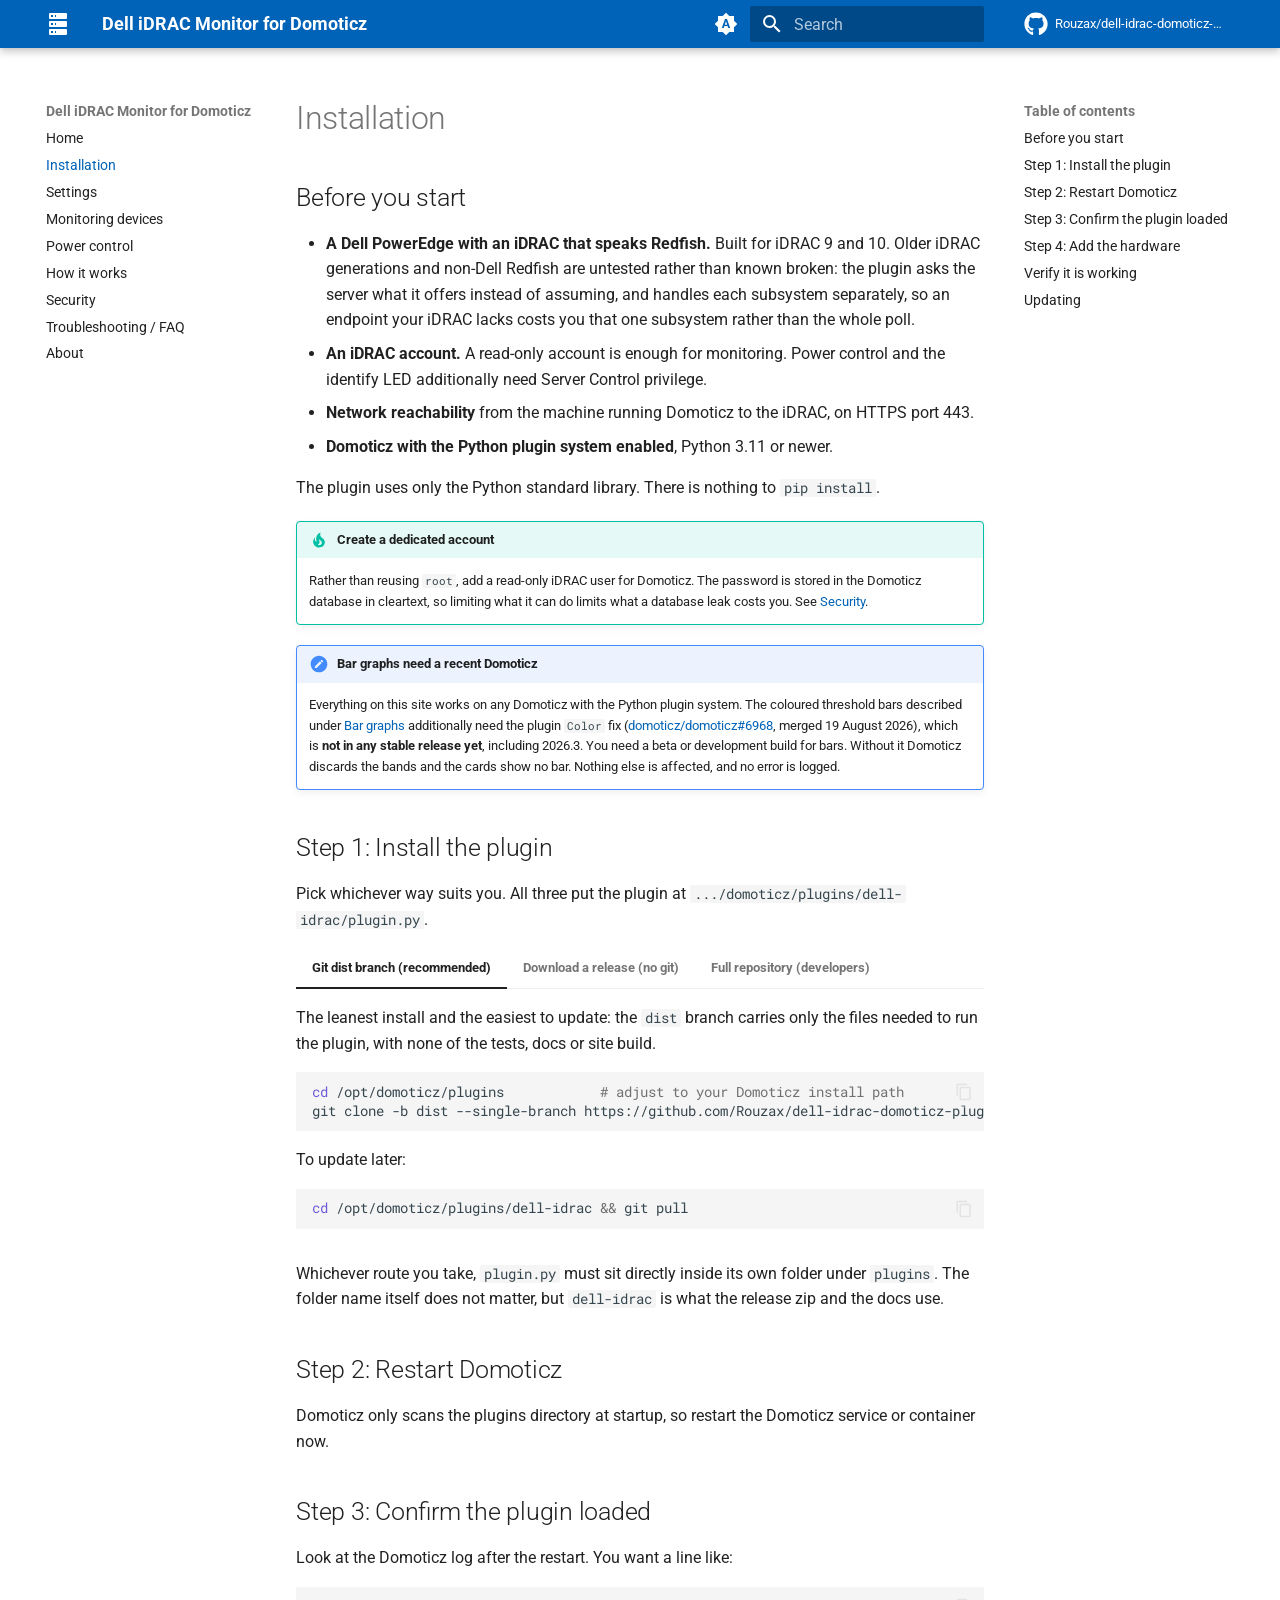
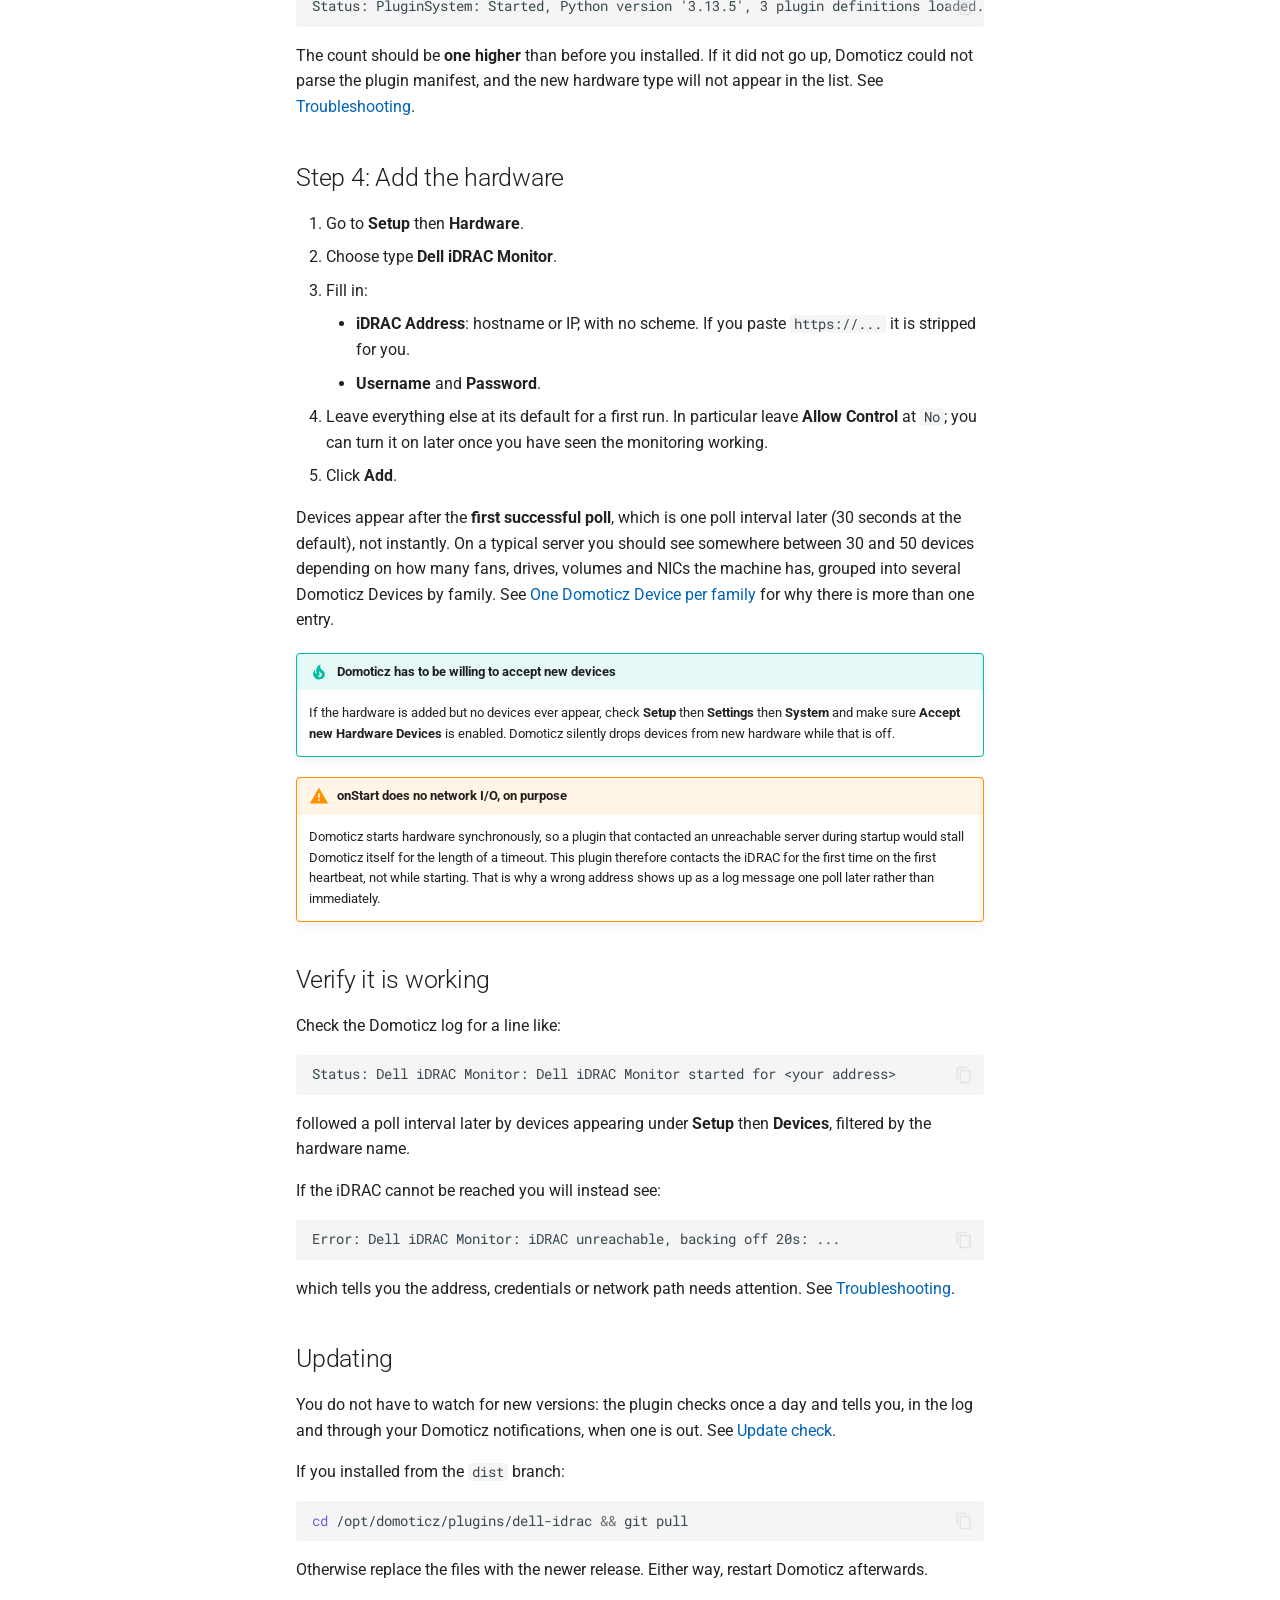
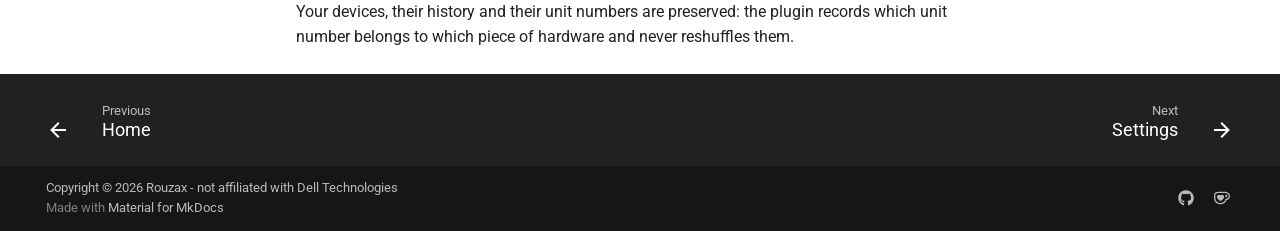
<file: install/index.html>
<!doctype html>
<html lang="en" class="no-js">
  <head>
    
      <meta charset="utf-8">
      <meta name="viewport" content="width=device-width,initial-scale=1">
      
        <meta name="description" content="A read-only-by-default Domoticz plugin for Dell PowerEdge servers: temperatures, fans, power, utilization, storage and health read from the iDRAC over Redfish, with opt-in power control.">
      
      
        <meta name="author" content="Rouzax">
      
      
        <link rel="canonical" href="https://rouzax.github.io/dell-idrac-domoticz-plugin/install/">
      
      
        <link rel="prev" href="..">
      
      
        <link rel="next" href="../settings/">
      
      
        
      
      
      <link rel="icon" href="../assets/favicon.svg">
      <meta name="generator" content="mkdocs-1.6.1, mkdocs-material-9.7.7">
    
    
      
        <title>Installation - Dell iDRAC Monitor for Domoticz</title>
      
    
    
      <link rel="stylesheet" href="../assets/stylesheets/main.ec1eaa64.min.css">
      
        
        <link rel="stylesheet" href="../assets/stylesheets/palette.ab4e12ef.min.css">
      
      


    
    
      
    
    
      
        
        
        <link rel="preconnect" href="https://fonts.gstatic.com" crossorigin>
        <link rel="stylesheet" href="https://fonts.googleapis.com/css?family=Roboto:300,300i,400,400i,700,700i%7CRoboto+Mono:400,400i,700,700i&display=fallback">
        <style>:root{--md-text-font:"Roboto";--md-code-font:"Roboto Mono"}</style>
      
    
    
      <link rel="stylesheet" href="../stylesheets/extra.css">
    
    <script>__md_scope=new URL("..",location),__md_hash=e=>[...e].reduce(((e,_)=>(e<<5)-e+_.charCodeAt(0)),0),__md_get=(e,_=localStorage,t=__md_scope)=>JSON.parse(_.getItem(t.pathname+"."+e)),__md_set=(e,_,t=localStorage,a=__md_scope)=>{try{t.setItem(a.pathname+"."+e,JSON.stringify(_))}catch(e){}}</script>
    
      

    
    
  </head>
  
  
    
    
      
    
    
    
    
    <body dir="ltr" data-md-color-scheme="default" data-md-color-primary="indigo" data-md-color-accent="indigo">
  
    
    <input class="md-toggle" data-md-toggle="drawer" type="checkbox" id="__drawer" autocomplete="off">
    <input class="md-toggle" data-md-toggle="search" type="checkbox" id="__search" autocomplete="off">
    <label class="md-overlay" for="__drawer"></label>
    <div data-md-component="skip">
      
        
        <a href="#installation" class="md-skip">
          Skip to content
        </a>
      
    </div>
    <div data-md-component="announce">
      
    </div>
    
    
      

  

<header class="md-header md-header--shadow" data-md-component="header">
  <nav class="md-header__inner md-grid" aria-label="Header">
    <a href=".." title="Dell iDRAC Monitor for Domoticz" class="md-header__button md-logo" aria-label="Dell iDRAC Monitor for Domoticz" data-md-component="logo">
      
  
  <svg xmlns="http://www.w3.org/2000/svg" viewBox="0 0 24 24"><path d="M4 1h16a1 1 0 0 1 1 1v4a1 1 0 0 1-1 1H4a1 1 0 0 1-1-1V2a1 1 0 0 1 1-1m0 8h16a1 1 0 0 1 1 1v4a1 1 0 0 1-1 1H4a1 1 0 0 1-1-1v-4a1 1 0 0 1 1-1m0 8h16a1 1 0 0 1 1 1v4a1 1 0 0 1-1 1H4a1 1 0 0 1-1-1v-4a1 1 0 0 1 1-1M9 5h1V3H9zm0 8h1v-2H9zm0 8h1v-2H9zM5 3v2h2V3zm0 8v2h2v-2zm0 8v2h2v-2z"/></svg>

    </a>
    <label class="md-header__button md-icon" for="__drawer">
      
      <svg xmlns="http://www.w3.org/2000/svg" viewBox="0 0 24 24"><path d="M3 6h18v2H3zm0 5h18v2H3zm0 5h18v2H3z"/></svg>
    </label>
    <div class="md-header__title" data-md-component="header-title">
      <div class="md-header__ellipsis">
        <div class="md-header__topic">
          <span class="md-ellipsis">
            Dell iDRAC Monitor for Domoticz
          </span>
        </div>
        <div class="md-header__topic" data-md-component="header-topic">
          <span class="md-ellipsis">
            
              Installation
            
          </span>
        </div>
      </div>
    </div>
    
      
        <form class="md-header__option" data-md-component="palette">
  
    
    
    
    <input class="md-option" data-md-color-media="(prefers-color-scheme)" data-md-color-scheme="default" data-md-color-primary="indigo" data-md-color-accent="indigo"  aria-label="Switch to light mode"  type="radio" name="__palette" id="__palette_0">
    
      <label class="md-header__button md-icon" title="Switch to light mode" for="__palette_1" hidden>
        <svg xmlns="http://www.w3.org/2000/svg" viewBox="0 0 24 24"><path d="m14.3 16-.7-2h-3.2l-.7 2H7.8L11 7h2l3.2 9zM20 8.69V4h-4.69L12 .69 8.69 4H4v4.69L.69 12 4 15.31V20h4.69L12 23.31 15.31 20H20v-4.69L23.31 12zm-9.15 3.96h2.3L12 9z"/></svg>
      </label>
    
  
    
    
    
    <input class="md-option" data-md-color-media="(prefers-color-scheme: light)" data-md-color-scheme="default" data-md-color-primary="custom" data-md-color-accent="custom"  aria-label="Switch to dark mode"  type="radio" name="__palette" id="__palette_1">
    
      <label class="md-header__button md-icon" title="Switch to dark mode" for="__palette_2" hidden>
        <svg xmlns="http://www.w3.org/2000/svg" viewBox="0 0 24 24"><path d="M12 8a4 4 0 0 0-4 4 4 4 0 0 0 4 4 4 4 0 0 0 4-4 4 4 0 0 0-4-4m0 10a6 6 0 0 1-6-6 6 6 0 0 1 6-6 6 6 0 0 1 6 6 6 6 0 0 1-6 6m8-9.31V4h-4.69L12 .69 8.69 4H4v4.69L.69 12 4 15.31V20h4.69L12 23.31 15.31 20H20v-4.69L23.31 12z"/></svg>
      </label>
    
  
    
    
    
    <input class="md-option" data-md-color-media="(prefers-color-scheme: dark)" data-md-color-scheme="slate" data-md-color-primary="custom" data-md-color-accent="custom"  aria-label="Switch to system preference"  type="radio" name="__palette" id="__palette_2">
    
      <label class="md-header__button md-icon" title="Switch to system preference" for="__palette_0" hidden>
        <svg xmlns="http://www.w3.org/2000/svg" viewBox="0 0 24 24"><path d="M12 18c-.89 0-1.74-.2-2.5-.55C11.56 16.5 13 14.42 13 12s-1.44-4.5-3.5-5.45C10.26 6.2 11.11 6 12 6a6 6 0 0 1 6 6 6 6 0 0 1-6 6m8-9.31V4h-4.69L12 .69 8.69 4H4v4.69L.69 12 4 15.31V20h4.69L12 23.31 15.31 20H20v-4.69L23.31 12z"/></svg>
      </label>
    
  
</form>
      
    
    
      <script>var palette=__md_get("__palette");if(palette&&palette.color){if("(prefers-color-scheme)"===palette.color.media){var media=matchMedia("(prefers-color-scheme: light)"),input=document.querySelector(media.matches?"[data-md-color-media='(prefers-color-scheme: light)']":"[data-md-color-media='(prefers-color-scheme: dark)']");palette.color.media=input.getAttribute("data-md-color-media"),palette.color.scheme=input.getAttribute("data-md-color-scheme"),palette.color.primary=input.getAttribute("data-md-color-primary"),palette.color.accent=input.getAttribute("data-md-color-accent")}for(var[key,value]of Object.entries(palette.color))document.body.setAttribute("data-md-color-"+key,value)}</script>
    
    
    
      
      
        <label class="md-header__button md-icon" for="__search">
          
          <svg xmlns="http://www.w3.org/2000/svg" viewBox="0 0 24 24"><path d="M9.5 3A6.5 6.5 0 0 1 16 9.5c0 1.61-.59 3.09-1.56 4.23l.27.27h.79l5 5-1.5 1.5-5-5v-.79l-.27-.27A6.52 6.52 0 0 1 9.5 16 6.5 6.5 0 0 1 3 9.5 6.5 6.5 0 0 1 9.5 3m0 2C7 5 5 7 5 9.5S7 14 9.5 14 14 12 14 9.5 12 5 9.5 5"/></svg>
        </label>
        <div class="md-search" data-md-component="search" role="dialog">
  <label class="md-search__overlay" for="__search"></label>
  <div class="md-search__inner" role="search">
    <form class="md-search__form" name="search">
      <input type="text" class="md-search__input" name="query" aria-label="Search" placeholder="Search" autocapitalize="off" autocorrect="off" autocomplete="off" spellcheck="false" data-md-component="search-query" required>
      <label class="md-search__icon md-icon" for="__search">
        
        <svg xmlns="http://www.w3.org/2000/svg" viewBox="0 0 24 24"><path d="M9.5 3A6.5 6.5 0 0 1 16 9.5c0 1.61-.59 3.09-1.56 4.23l.27.27h.79l5 5-1.5 1.5-5-5v-.79l-.27-.27A6.52 6.52 0 0 1 9.5 16 6.5 6.5 0 0 1 3 9.5 6.5 6.5 0 0 1 9.5 3m0 2C7 5 5 7 5 9.5S7 14 9.5 14 14 12 14 9.5 12 5 9.5 5"/></svg>
        
        <svg xmlns="http://www.w3.org/2000/svg" viewBox="0 0 24 24"><path d="M20 11v2H8l5.5 5.5-1.42 1.42L4.16 12l7.92-7.92L13.5 5.5 8 11z"/></svg>
      </label>
      <nav class="md-search__options" aria-label="Search">
        
        <button type="reset" class="md-search__icon md-icon" title="Clear" aria-label="Clear" tabindex="-1">
          
          <svg xmlns="http://www.w3.org/2000/svg" viewBox="0 0 24 24"><path d="M19 6.41 17.59 5 12 10.59 6.41 5 5 6.41 10.59 12 5 17.59 6.41 19 12 13.41 17.59 19 19 17.59 13.41 12z"/></svg>
        </button>
      </nav>
      
        <div class="md-search__suggest" data-md-component="search-suggest"></div>
      
    </form>
    <div class="md-search__output">
      <div class="md-search__scrollwrap" tabindex="0" data-md-scrollfix>
        <div class="md-search-result" data-md-component="search-result">
          <div class="md-search-result__meta">
            Initializing search
          </div>
          <ol class="md-search-result__list" role="presentation"></ol>
        </div>
      </div>
    </div>
  </div>
</div>
      
    
    
      <div class="md-header__source">
        <a href="https://github.com/Rouzax/dell-idrac-domoticz-plugin" title="Go to repository" class="md-source" data-md-component="source">
  <div class="md-source__icon md-icon">
    
    <svg xmlns="http://www.w3.org/2000/svg" viewBox="0 0 512 512"><!--! Font Awesome Free 7.1.0 by @fontawesome - https://fontawesome.com License - https://fontawesome.com/license/free (Icons: CC BY 4.0, Fonts: SIL OFL 1.1, Code: MIT License) Copyright 2025 Fonticons, Inc.--><path d="M173.9 397.4c0 2-2.3 3.6-5.2 3.6-3.3.3-5.6-1.3-5.6-3.6 0-2 2.3-3.6 5.2-3.6 3-.3 5.6 1.3 5.6 3.6m-31.1-4.5c-.7 2 1.3 4.3 4.3 4.9 2.6 1 5.6 0 6.2-2s-1.3-4.3-4.3-5.2c-2.6-.7-5.5.3-6.2 2.3m44.2-1.7c-2.9.7-4.9 2.6-4.6 4.9.3 2 2.9 3.3 5.9 2.6 2.9-.7 4.9-2.6 4.6-4.6-.3-1.9-3-3.2-5.9-2.9M252.8 8C114.1 8 8 113.3 8 252c0 110.9 69.8 205.8 169.5 239.2 12.8 2.3 17.3-5.6 17.3-12.1 0-6.2-.3-40.4-.3-61.4 0 0-70 15-84.7-29.8 0 0-11.4-29.1-27.8-36.6 0 0-22.9-15.7 1.6-15.4 0 0 24.9 2 38.6 25.8 21.9 38.6 58.6 27.5 72.9 20.9 2.3-16 8.8-27.1 16-33.7-55.9-6.2-112.3-14.3-112.3-110.5 0-27.5 7.6-41.3 23.6-58.9-2.6-6.5-11.1-33.3 2.6-67.9 20.9-6.5 69 27 69 27 20-5.6 41.5-8.5 62.8-8.5s42.8 2.9 62.8 8.5c0 0 48.1-33.6 69-27 13.7 34.7 5.2 61.4 2.6 67.9 16 17.7 25.8 31.5 25.8 58.9 0 96.5-58.9 104.2-114.8 110.5 9.2 7.9 17 22.9 17 46.4 0 33.7-.3 75.4-.3 83.6 0 6.5 4.6 14.4 17.3 12.1C436.2 457.8 504 362.9 504 252 504 113.3 391.5 8 252.8 8M105.2 352.9c-1.3 1-1 3.3.7 5.2 1.6 1.6 3.9 2.3 5.2 1 1.3-1 1-3.3-.7-5.2-1.6-1.6-3.9-2.3-5.2-1m-10.8-8.1c-.7 1.3.3 2.9 2.3 3.9 1.6 1 3.6.7 4.3-.7.7-1.3-.3-2.9-2.3-3.9-2-.6-3.6-.3-4.3.7m32.4 35.6c-1.6 1.3-1 4.3 1.3 6.2 2.3 2.3 5.2 2.6 6.5 1 1.3-1.3.7-4.3-1.3-6.2-2.2-2.3-5.2-2.6-6.5-1m-11.4-14.7c-1.6 1-1.6 3.6 0 5.9s4.3 3.3 5.6 2.3c1.6-1.3 1.6-3.9 0-6.2-1.4-2.3-4-3.3-5.6-2"/></svg>
  </div>
  <div class="md-source__repository">
    Rouzax/dell-idrac-domoticz-plugin
  </div>
</a>
      </div>
    
  </nav>
  
</header>
    
    <div class="md-container" data-md-component="container">
      
      
        
          
        
      
      <main class="md-main" data-md-component="main">
        <div class="md-main__inner md-grid">
          
            
              
              <div class="md-sidebar md-sidebar--primary" data-md-component="sidebar" data-md-type="navigation" >
                <div class="md-sidebar__scrollwrap">
                  <div class="md-sidebar__inner">
                    



<nav class="md-nav md-nav--primary" aria-label="Navigation" data-md-level="0">
  <label class="md-nav__title" for="__drawer">
    <a href=".." title="Dell iDRAC Monitor for Domoticz" class="md-nav__button md-logo" aria-label="Dell iDRAC Monitor for Domoticz" data-md-component="logo">
      
  
  <svg xmlns="http://www.w3.org/2000/svg" viewBox="0 0 24 24"><path d="M4 1h16a1 1 0 0 1 1 1v4a1 1 0 0 1-1 1H4a1 1 0 0 1-1-1V2a1 1 0 0 1 1-1m0 8h16a1 1 0 0 1 1 1v4a1 1 0 0 1-1 1H4a1 1 0 0 1-1-1v-4a1 1 0 0 1 1-1m0 8h16a1 1 0 0 1 1 1v4a1 1 0 0 1-1 1H4a1 1 0 0 1-1-1v-4a1 1 0 0 1 1-1M9 5h1V3H9zm0 8h1v-2H9zm0 8h1v-2H9zM5 3v2h2V3zm0 8v2h2v-2zm0 8v2h2v-2z"/></svg>

    </a>
    Dell iDRAC Monitor for Domoticz
  </label>
  
    <div class="md-nav__source">
      <a href="https://github.com/Rouzax/dell-idrac-domoticz-plugin" title="Go to repository" class="md-source" data-md-component="source">
  <div class="md-source__icon md-icon">
    
    <svg xmlns="http://www.w3.org/2000/svg" viewBox="0 0 512 512"><!--! Font Awesome Free 7.1.0 by @fontawesome - https://fontawesome.com License - https://fontawesome.com/license/free (Icons: CC BY 4.0, Fonts: SIL OFL 1.1, Code: MIT License) Copyright 2025 Fonticons, Inc.--><path d="M173.9 397.4c0 2-2.3 3.6-5.2 3.6-3.3.3-5.6-1.3-5.6-3.6 0-2 2.3-3.6 5.2-3.6 3-.3 5.6 1.3 5.6 3.6m-31.1-4.5c-.7 2 1.3 4.3 4.3 4.9 2.6 1 5.6 0 6.2-2s-1.3-4.3-4.3-5.2c-2.6-.7-5.5.3-6.2 2.3m44.2-1.7c-2.9.7-4.9 2.6-4.6 4.9.3 2 2.9 3.3 5.9 2.6 2.9-.7 4.9-2.6 4.6-4.6-.3-1.9-3-3.2-5.9-2.9M252.8 8C114.1 8 8 113.3 8 252c0 110.9 69.8 205.8 169.5 239.2 12.8 2.3 17.3-5.6 17.3-12.1 0-6.2-.3-40.4-.3-61.4 0 0-70 15-84.7-29.8 0 0-11.4-29.1-27.8-36.6 0 0-22.9-15.7 1.6-15.4 0 0 24.9 2 38.6 25.8 21.9 38.6 58.6 27.5 72.9 20.9 2.3-16 8.8-27.1 16-33.7-55.9-6.2-112.3-14.3-112.3-110.5 0-27.5 7.6-41.3 23.6-58.9-2.6-6.5-11.1-33.3 2.6-67.9 20.9-6.5 69 27 69 27 20-5.6 41.5-8.5 62.8-8.5s42.8 2.9 62.8 8.5c0 0 48.1-33.6 69-27 13.7 34.7 5.2 61.4 2.6 67.9 16 17.7 25.8 31.5 25.8 58.9 0 96.5-58.9 104.2-114.8 110.5 9.2 7.9 17 22.9 17 46.4 0 33.7-.3 75.4-.3 83.6 0 6.5 4.6 14.4 17.3 12.1C436.2 457.8 504 362.9 504 252 504 113.3 391.5 8 252.8 8M105.2 352.9c-1.3 1-1 3.3.7 5.2 1.6 1.6 3.9 2.3 5.2 1 1.3-1 1-3.3-.7-5.2-1.6-1.6-3.9-2.3-5.2-1m-10.8-8.1c-.7 1.3.3 2.9 2.3 3.9 1.6 1 3.6.7 4.3-.7.7-1.3-.3-2.9-2.3-3.9-2-.6-3.6-.3-4.3.7m32.4 35.6c-1.6 1.3-1 4.3 1.3 6.2 2.3 2.3 5.2 2.6 6.5 1 1.3-1.3.7-4.3-1.3-6.2-2.2-2.3-5.2-2.6-6.5-1m-11.4-14.7c-1.6 1-1.6 3.6 0 5.9s4.3 3.3 5.6 2.3c1.6-1.3 1.6-3.9 0-6.2-1.4-2.3-4-3.3-5.6-2"/></svg>
  </div>
  <div class="md-source__repository">
    Rouzax/dell-idrac-domoticz-plugin
  </div>
</a>
    </div>
  
  <ul class="md-nav__list" data-md-scrollfix>
    
      
      
  
  
  
  
    <li class="md-nav__item">
      <a href=".." class="md-nav__link">
        
  
  
  <span class="md-ellipsis">
    
  
    Home
  

    
  </span>
  
  

      </a>
    </li>
  

    
      
      
  
  
    
  
  
  
    <li class="md-nav__item md-nav__item--active">
      
      <input class="md-nav__toggle md-toggle" type="checkbox" id="__toc">
      
      
        
      
      
        <label class="md-nav__link md-nav__link--active" for="__toc">
          
  
  
  <span class="md-ellipsis">
    
  
    Installation
  

    
  </span>
  
  

          <span class="md-nav__icon md-icon"></span>
        </label>
      
      <a href="./" class="md-nav__link md-nav__link--active">
        
  
  
  <span class="md-ellipsis">
    
  
    Installation
  

    
  </span>
  
  

      </a>
      
        

<nav class="md-nav md-nav--secondary" aria-label="Table of contents">
  
  
  
    
  
  
    <label class="md-nav__title" for="__toc">
      <span class="md-nav__icon md-icon"></span>
      Table of contents
    </label>
    <ul class="md-nav__list" data-md-component="toc" data-md-scrollfix>
      
        <li class="md-nav__item">
  <a href="#before-you-start" class="md-nav__link">
    <span class="md-ellipsis">
      
        Before you start
      
    </span>
  </a>
  
</li>
      
        <li class="md-nav__item">
  <a href="#step-1-install-the-plugin" class="md-nav__link">
    <span class="md-ellipsis">
      
        Step 1: Install the plugin
      
    </span>
  </a>
  
</li>
      
        <li class="md-nav__item">
  <a href="#step-2-restart-domoticz" class="md-nav__link">
    <span class="md-ellipsis">
      
        Step 2: Restart Domoticz
      
    </span>
  </a>
  
</li>
      
        <li class="md-nav__item">
  <a href="#step-3-confirm-the-plugin-loaded" class="md-nav__link">
    <span class="md-ellipsis">
      
        Step 3: Confirm the plugin loaded
      
    </span>
  </a>
  
</li>
      
        <li class="md-nav__item">
  <a href="#step-4-add-the-hardware" class="md-nav__link">
    <span class="md-ellipsis">
      
        Step 4: Add the hardware
      
    </span>
  </a>
  
</li>
      
        <li class="md-nav__item">
  <a href="#verify-it-is-working" class="md-nav__link">
    <span class="md-ellipsis">
      
        Verify it is working
      
    </span>
  </a>
  
</li>
      
        <li class="md-nav__item">
  <a href="#updating" class="md-nav__link">
    <span class="md-ellipsis">
      
        Updating
      
    </span>
  </a>
  
</li>
      
    </ul>
  
</nav>
      
    </li>
  

    
      
      
  
  
  
  
    <li class="md-nav__item">
      <a href="../settings/" class="md-nav__link">
        
  
  
  <span class="md-ellipsis">
    
  
    Settings
  

    
  </span>
  
  

      </a>
    </li>
  

    
      
      
  
  
  
  
    <li class="md-nav__item">
      <a href="../devices/" class="md-nav__link">
        
  
  
  <span class="md-ellipsis">
    
  
    Monitoring devices
  

    
  </span>
  
  

      </a>
    </li>
  

    
      
      
  
  
  
  
    <li class="md-nav__item">
      <a href="../control/" class="md-nav__link">
        
  
  
  <span class="md-ellipsis">
    
  
    Power control
  

    
  </span>
  
  

      </a>
    </li>
  

    
      
      
  
  
  
  
    <li class="md-nav__item">
      <a href="../internals/" class="md-nav__link">
        
  
  
  <span class="md-ellipsis">
    
  
    How it works
  

    
  </span>
  
  

      </a>
    </li>
  

    
      
      
  
  
  
  
    <li class="md-nav__item">
      <a href="../security/" class="md-nav__link">
        
  
  
  <span class="md-ellipsis">
    
  
    Security
  

    
  </span>
  
  

      </a>
    </li>
  

    
      
      
  
  
  
  
    <li class="md-nav__item">
      <a href="../faq/" class="md-nav__link">
        
  
  
  <span class="md-ellipsis">
    
  
    Troubleshooting / FAQ
  

    
  </span>
  
  

      </a>
    </li>
  

    
      
      
  
  
  
  
    <li class="md-nav__item">
      <a href="../about/" class="md-nav__link">
        
  
  
  <span class="md-ellipsis">
    
  
    About
  

    
  </span>
  
  

      </a>
    </li>
  

    
  </ul>
</nav>
                  </div>
                </div>
              </div>
            
            
              
              <div class="md-sidebar md-sidebar--secondary" data-md-component="sidebar" data-md-type="toc" >
                <div class="md-sidebar__scrollwrap">
                  <div class="md-sidebar__inner">
                    

<nav class="md-nav md-nav--secondary" aria-label="Table of contents">
  
  
  
    
  
  
    <label class="md-nav__title" for="__toc">
      <span class="md-nav__icon md-icon"></span>
      Table of contents
    </label>
    <ul class="md-nav__list" data-md-component="toc" data-md-scrollfix>
      
        <li class="md-nav__item">
  <a href="#before-you-start" class="md-nav__link">
    <span class="md-ellipsis">
      
        Before you start
      
    </span>
  </a>
  
</li>
      
        <li class="md-nav__item">
  <a href="#step-1-install-the-plugin" class="md-nav__link">
    <span class="md-ellipsis">
      
        Step 1: Install the plugin
      
    </span>
  </a>
  
</li>
      
        <li class="md-nav__item">
  <a href="#step-2-restart-domoticz" class="md-nav__link">
    <span class="md-ellipsis">
      
        Step 2: Restart Domoticz
      
    </span>
  </a>
  
</li>
      
        <li class="md-nav__item">
  <a href="#step-3-confirm-the-plugin-loaded" class="md-nav__link">
    <span class="md-ellipsis">
      
        Step 3: Confirm the plugin loaded
      
    </span>
  </a>
  
</li>
      
        <li class="md-nav__item">
  <a href="#step-4-add-the-hardware" class="md-nav__link">
    <span class="md-ellipsis">
      
        Step 4: Add the hardware
      
    </span>
  </a>
  
</li>
      
        <li class="md-nav__item">
  <a href="#verify-it-is-working" class="md-nav__link">
    <span class="md-ellipsis">
      
        Verify it is working
      
    </span>
  </a>
  
</li>
      
        <li class="md-nav__item">
  <a href="#updating" class="md-nav__link">
    <span class="md-ellipsis">
      
        Updating
      
    </span>
  </a>
  
</li>
      
    </ul>
  
</nav>
                  </div>
                </div>
              </div>
            
          
          
            <div class="md-content" data-md-component="content">
              
              <article class="md-content__inner md-typeset">
                
                  


  
  


<h1 id="installation">Installation<a class="headerlink" href="#installation" title="Permanent link">&para;</a></h1>
<h2 id="before-you-start">Before you start<a class="headerlink" href="#before-you-start" title="Permanent link">&para;</a></h2>
<ul>
<li><strong>A Dell PowerEdge with an iDRAC that speaks Redfish.</strong> Built for iDRAC 9 and 10. Older iDRAC generations and non-Dell Redfish are untested rather than known broken: the plugin asks the server what it offers instead of assuming, and handles each subsystem separately, so an endpoint your iDRAC lacks costs you that one subsystem rather than the whole poll.</li>
<li><strong>An iDRAC account.</strong> A read-only account is enough for monitoring. Power control and the identify LED additionally need Server Control privilege.</li>
<li><strong>Network reachability</strong> from the machine running Domoticz to the iDRAC, on HTTPS port 443.</li>
<li><strong>Domoticz with the Python plugin system enabled</strong>, Python 3.11 or newer.</li>
</ul>
<p>The plugin uses only the Python standard library. There is nothing to <code>pip install</code>.</p>
<div class="admonition tip">
<p class="admonition-title">Create a dedicated account</p>
<p>Rather than reusing <code>root</code>, add a read-only iDRAC user for Domoticz. The password is stored in the Domoticz database in cleartext, so limiting what it can do limits what a database leak costs you. See <a href="../security/">Security</a>.</p>
</div>
<div class="admonition note">
<p class="admonition-title">Bar graphs need a recent Domoticz</p>
<p>Everything on this site works on any Domoticz with the Python plugin system. The coloured threshold bars described under <a href="../devices/#bar-graphs">Bar graphs</a> additionally need the plugin <code>Color</code> fix (<a href="https://github.com/domoticz/domoticz/pull/6968">domoticz/domoticz#6968</a>, merged 19 August 2026), which is <strong>not in any stable release yet</strong>, including 2026.3. You need a beta or development build for bars. Without it Domoticz discards the bands and the cards show no bar. Nothing else is affected, and no error is logged.</p>
</div>
<h2 id="step-1-install-the-plugin">Step 1: Install the plugin<a class="headerlink" href="#step-1-install-the-plugin" title="Permanent link">&para;</a></h2>
<p>Pick whichever way suits you. All three put the plugin at <code>.../domoticz/plugins/dell-idrac/plugin.py</code>.</p>
<div class="tabbed-set tabbed-alternate" data-tabs="1:3"><input checked="checked" id="__tabbed_1_1" name="__tabbed_1" type="radio" /><input id="__tabbed_1_2" name="__tabbed_1" type="radio" /><input id="__tabbed_1_3" name="__tabbed_1" type="radio" /><div class="tabbed-labels"><label for="__tabbed_1_1">Git dist branch (recommended)</label><label for="__tabbed_1_2">Download a release (no git)</label><label for="__tabbed_1_3">Full repository (developers)</label></div>
<div class="tabbed-content">
<div class="tabbed-block">
<p>The leanest install and the easiest to update: the <code>dist</code> branch carries only the files needed to run the plugin, with none of the tests, docs or site build.</p>
<div class="highlight"><pre><span></span><code><a id="__codelineno-0-1" name="__codelineno-0-1" href="#__codelineno-0-1"></a><span class="nb">cd</span><span class="w"> </span>/opt/domoticz/plugins<span class="w">            </span><span class="c1"># adjust to your Domoticz install path</span>
<a id="__codelineno-0-2" name="__codelineno-0-2" href="#__codelineno-0-2"></a>git<span class="w"> </span>clone<span class="w"> </span>-b<span class="w"> </span>dist<span class="w"> </span>--single-branch<span class="w"> </span>https://github.com/Rouzax/dell-idrac-domoticz-plugin.git<span class="w"> </span>dell-idrac
</code></pre></div>
<p>To update later:</p>
<div class="highlight"><pre><span></span><code><a id="__codelineno-1-1" name="__codelineno-1-1" href="#__codelineno-1-1"></a><span class="nb">cd</span><span class="w"> </span>/opt/domoticz/plugins/dell-idrac<span class="w"> </span><span class="o">&amp;&amp;</span><span class="w"> </span>git<span class="w"> </span>pull
</code></pre></div>
</div>
<div class="tabbed-block">
<ol>
<li>Open the <a href="https://github.com/Rouzax/dell-idrac-domoticz-plugin/releases">releases page</a> and download <code>dell-idrac-vX.Y.Z.zip</code> from the latest release.</li>
<li>Unzip it into your Domoticz <code>plugins</code> directory. The zip already contains a <code>dell-idrac</code> folder, so you end up with <code>.../domoticz/plugins/dell-idrac/plugin.py</code>.</li>
</ol>
<p>To update, download the newer zip and replace the folder.</p>
</div>
<div class="tabbed-block">
<p>Useful only if you intend to run the tests or contribute. It pulls in the test suite, the fixtures and the documentation source as well as the plugin.</p>
<div class="highlight"><pre><span></span><code><a id="__codelineno-2-1" name="__codelineno-2-1" href="#__codelineno-2-1"></a><span class="nb">cd</span><span class="w"> </span>/opt/domoticz/plugins
<a id="__codelineno-2-2" name="__codelineno-2-2" href="#__codelineno-2-2"></a>git<span class="w"> </span>clone<span class="w"> </span>https://github.com/Rouzax/dell-idrac-domoticz-plugin.git<span class="w"> </span>dell-idrac
</code></pre></div>
<p>To update, run <code>git pull</code> inside the folder, the same as the dist branch.</p>
</div>
</div>
</div>
<p>Whichever route you take, <code>plugin.py</code> must sit directly inside its own folder under <code>plugins</code>. The folder name itself does not matter, but <code>dell-idrac</code> is what the release zip and the docs use.</p>
<h2 id="step-2-restart-domoticz">Step 2: Restart Domoticz<a class="headerlink" href="#step-2-restart-domoticz" title="Permanent link">&para;</a></h2>
<p>Domoticz only scans the plugins directory at startup, so restart the Domoticz service or container now.</p>
<h2 id="step-3-confirm-the-plugin-loaded">Step 3: Confirm the plugin loaded<a class="headerlink" href="#step-3-confirm-the-plugin-loaded" title="Permanent link">&para;</a></h2>
<p>Look at the Domoticz log after the restart. You want a line like:</p>
<div class="highlight"><pre><span></span><code><a id="__codelineno-3-1" name="__codelineno-3-1" href="#__codelineno-3-1"></a>Status: PluginSystem: Started, Python version &#39;3.13.5&#39;, 3 plugin definitions loaded.
</code></pre></div>
<p>The count should be <strong>one higher</strong> than before you installed. If it did not go up, Domoticz could not parse the plugin manifest, and the new hardware type will not appear in the list. See <a href="../faq/#no-new-hardware-type-appears-in-the-list">Troubleshooting</a>.</p>
<h2 id="step-4-add-the-hardware">Step 4: Add the hardware<a class="headerlink" href="#step-4-add-the-hardware" title="Permanent link">&para;</a></h2>
<ol>
<li>Go to <strong>Setup</strong> then <strong>Hardware</strong>.</li>
<li>Choose type <strong>Dell iDRAC Monitor</strong>.</li>
<li>Fill in:<ul>
<li><strong>iDRAC Address</strong>: hostname or IP, with no scheme. If you paste <code>https://...</code> it is stripped for you.</li>
<li><strong>Username</strong> and <strong>Password</strong>.</li>
</ul>
</li>
<li>Leave everything else at its default for a first run. In particular leave <strong>Allow Control</strong> at <code>No</code>; you can turn it on later once you have seen the monitoring working.</li>
<li>Click <strong>Add</strong>.</li>
</ol>
<p>Devices appear after the <strong>first successful poll</strong>, which is one poll interval later (30 seconds at the default), not instantly. On a typical server you should see somewhere between 30 and 50 devices depending on how many fans, drives, volumes and NICs the machine has, grouped into several Domoticz Devices by family. See <a href="../internals/#one-domoticz-device-per-family">One Domoticz Device per family</a> for why there is more than one entry.</p>
<div class="admonition tip">
<p class="admonition-title">Domoticz has to be willing to accept new devices</p>
<p>If the hardware is added but no devices ever appear, check <strong>Setup</strong> then <strong>Settings</strong> then <strong>System</strong> and make sure <strong>Accept new Hardware Devices</strong> is enabled. Domoticz silently drops devices from new hardware while that is off.</p>
</div>
<div class="admonition warning">
<p class="admonition-title">onStart does no network I/O, on purpose</p>
<p>Domoticz starts hardware synchronously, so a plugin that contacted an unreachable server during startup would stall Domoticz itself for the length of a timeout. This plugin therefore contacts the iDRAC for the first time on the first heartbeat, not while starting. That is why a wrong address shows up as a log message one poll later rather than immediately.</p>
</div>
<h2 id="verify-it-is-working">Verify it is working<a class="headerlink" href="#verify-it-is-working" title="Permanent link">&para;</a></h2>
<p>Check the Domoticz log for a line like:</p>
<div class="highlight"><pre><span></span><code><a id="__codelineno-4-1" name="__codelineno-4-1" href="#__codelineno-4-1"></a>Status: Dell iDRAC Monitor: Dell iDRAC Monitor started for &lt;your address&gt;
</code></pre></div>
<p>followed a poll interval later by devices appearing under <strong>Setup</strong> then <strong>Devices</strong>, filtered by the hardware name.</p>
<p>If the iDRAC cannot be reached you will instead see:</p>
<div class="highlight"><pre><span></span><code><a id="__codelineno-5-1" name="__codelineno-5-1" href="#__codelineno-5-1"></a>Error: Dell iDRAC Monitor: iDRAC unreachable, backing off 20s: ...
</code></pre></div>
<p>which tells you the address, credentials or network path needs attention. See <a href="../faq/">Troubleshooting</a>.</p>
<h2 id="updating">Updating<a class="headerlink" href="#updating" title="Permanent link">&para;</a></h2>
<p>You do not have to watch for new versions: the plugin checks once a day and tells you, in the log and through your Domoticz notifications, when one is out. See <a href="../settings/#update-check">Update check</a>.</p>
<p>If you installed from the <code>dist</code> branch:</p>
<div class="highlight"><pre><span></span><code><a id="__codelineno-6-1" name="__codelineno-6-1" href="#__codelineno-6-1"></a><span class="nb">cd</span><span class="w"> </span>/opt/domoticz/plugins/dell-idrac<span class="w"> </span><span class="o">&amp;&amp;</span><span class="w"> </span>git<span class="w"> </span>pull
</code></pre></div>
<p>Otherwise replace the files with the newer release. Either way, restart Domoticz afterwards.</p>
<p>Your devices, their history and their unit numbers are preserved: the plugin records which unit number belongs to which piece of hardware and never reshuffles them.</p>












                
              </article>
            </div>
          
          
<script>var target=document.getElementById(location.hash.slice(1));target&&target.name&&(target.checked=target.name.startsWith("__tabbed_"))</script>
        </div>
        
          <button type="button" class="md-top md-icon" data-md-component="top" hidden>
  
  <svg xmlns="http://www.w3.org/2000/svg" viewBox="0 0 24 24"><path d="M13 20h-2V8l-5.5 5.5-1.42-1.42L12 4.16l7.92 7.92-1.42 1.42L13 8z"/></svg>
  Back to top
</button>
        
      </main>
      
        <footer class="md-footer">
  
    
      
      <nav class="md-footer__inner md-grid" aria-label="Footer" >
        
          
          <a href=".." class="md-footer__link md-footer__link--prev" aria-label="Previous: Home">
            <div class="md-footer__button md-icon">
              
              <svg xmlns="http://www.w3.org/2000/svg" viewBox="0 0 24 24"><path d="M20 11v2H8l5.5 5.5-1.42 1.42L4.16 12l7.92-7.92L13.5 5.5 8 11z"/></svg>
            </div>
            <div class="md-footer__title">
              <span class="md-footer__direction">
                Previous
              </span>
              <div class="md-ellipsis">
                Home
              </div>
            </div>
          </a>
        
        
          
          <a href="../settings/" class="md-footer__link md-footer__link--next" aria-label="Next: Settings">
            <div class="md-footer__title">
              <span class="md-footer__direction">
                Next
              </span>
              <div class="md-ellipsis">
                Settings
              </div>
            </div>
            <div class="md-footer__button md-icon">
              
              <svg xmlns="http://www.w3.org/2000/svg" viewBox="0 0 24 24"><path d="M4 11v2h12l-5.5 5.5 1.42 1.42L19.84 12l-7.92-7.92L10.5 5.5 16 11z"/></svg>
            </div>
          </a>
        
      </nav>
    
  
  <div class="md-footer-meta md-typeset">
    <div class="md-footer-meta__inner md-grid">
      <div class="md-copyright">
  
    <div class="md-copyright__highlight">
      Copyright &copy; 2026 Rouzax - not affiliated with Dell Technologies
    </div>
  
  
    Made with
    <a href="https://squidfunk.github.io/mkdocs-material/" target="_blank" rel="noopener">
      Material for MkDocs
    </a>
  
</div>
      
        
<div class="md-social">
  
    
    
    
    
    <a href="https://github.com/Rouzax/dell-idrac-domoticz-plugin" target="_blank" rel="noopener" title="Dell iDRAC Monitor on GitHub" class="md-social__link">
      <svg xmlns="http://www.w3.org/2000/svg" viewBox="0 0 512 512"><!--! Font Awesome Free 7.1.0 by @fontawesome - https://fontawesome.com License - https://fontawesome.com/license/free (Icons: CC BY 4.0, Fonts: SIL OFL 1.1, Code: MIT License) Copyright 2025 Fonticons, Inc.--><path d="M173.9 397.4c0 2-2.3 3.6-5.2 3.6-3.3.3-5.6-1.3-5.6-3.6 0-2 2.3-3.6 5.2-3.6 3-.3 5.6 1.3 5.6 3.6m-31.1-4.5c-.7 2 1.3 4.3 4.3 4.9 2.6 1 5.6 0 6.2-2s-1.3-4.3-4.3-5.2c-2.6-.7-5.5.3-6.2 2.3m44.2-1.7c-2.9.7-4.9 2.6-4.6 4.9.3 2 2.9 3.3 5.9 2.6 2.9-.7 4.9-2.6 4.6-4.6-.3-1.9-3-3.2-5.9-2.9M252.8 8C114.1 8 8 113.3 8 252c0 110.9 69.8 205.8 169.5 239.2 12.8 2.3 17.3-5.6 17.3-12.1 0-6.2-.3-40.4-.3-61.4 0 0-70 15-84.7-29.8 0 0-11.4-29.1-27.8-36.6 0 0-22.9-15.7 1.6-15.4 0 0 24.9 2 38.6 25.8 21.9 38.6 58.6 27.5 72.9 20.9 2.3-16 8.8-27.1 16-33.7-55.9-6.2-112.3-14.3-112.3-110.5 0-27.5 7.6-41.3 23.6-58.9-2.6-6.5-11.1-33.3 2.6-67.9 20.9-6.5 69 27 69 27 20-5.6 41.5-8.5 62.8-8.5s42.8 2.9 62.8 8.5c0 0 48.1-33.6 69-27 13.7 34.7 5.2 61.4 2.6 67.9 16 17.7 25.8 31.5 25.8 58.9 0 96.5-58.9 104.2-114.8 110.5 9.2 7.9 17 22.9 17 46.4 0 33.7-.3 75.4-.3 83.6 0 6.5 4.6 14.4 17.3 12.1C436.2 457.8 504 362.9 504 252 504 113.3 391.5 8 252.8 8M105.2 352.9c-1.3 1-1 3.3.7 5.2 1.6 1.6 3.9 2.3 5.2 1 1.3-1 1-3.3-.7-5.2-1.6-1.6-3.9-2.3-5.2-1m-10.8-8.1c-.7 1.3.3 2.9 2.3 3.9 1.6 1 3.6.7 4.3-.7.7-1.3-.3-2.9-2.3-3.9-2-.6-3.6-.3-4.3.7m32.4 35.6c-1.6 1.3-1 4.3 1.3 6.2 2.3 2.3 5.2 2.6 6.5 1 1.3-1.3.7-4.3-1.3-6.2-2.2-2.3-5.2-2.6-6.5-1m-11.4-14.7c-1.6 1-1.6 3.6 0 5.9s4.3 3.3 5.6 2.3c1.6-1.3 1.6-3.9 0-6.2-1.4-2.3-4-3.3-5.6-2"/></svg>
    </a>
  
    
    
    
    
    <a href="https://ko-fi.com/O0W221GBUG" target="_blank" rel="noopener" title="Support Dell iDRAC Monitor on Ko-fi" class="md-social__link">
      <svg xmlns="http://www.w3.org/2000/svg" viewBox="0 0 24 24"><path d="M11.351 2.715c-2.7 0-4.986.025-6.83.26C2.078 3.285 0 5.154 0 8.61c0 3.506.182 6.13 1.585 8.493 1.584 2.701 4.233 4.182 7.662 4.182h.83c4.209 0 6.494-2.234 7.637-4a9.5 9.5 0 0 0 1.091-2.338C21.792 14.688 24 12.22 24 9.208v-.415c0-3.247-2.13-5.507-5.792-5.87-1.558-.156-2.65-.208-6.857-.208m0 1.947c4.208 0 5.09.052 6.571.182 2.624.311 4.13 1.584 4.13 4v.39c0 2.156-1.792 3.844-3.87 3.844h-.935l-.156.649c-.208 1.013-.597 1.818-1.039 2.546-.909 1.428-2.545 3.064-5.922 3.064h-.805c-2.571 0-4.831-.883-6.078-3.195-1.09-2-1.298-4.155-1.298-7.506 0-2.181.857-3.402 3.012-3.714 1.533-.233 3.559-.26 6.39-.26m6.547 2.287c-.416 0-.65.234-.65.546v2.935c0 .311.234.545.65.545 1.324 0 2.051-.754 2.051-2s-.727-2.026-2.052-2.026m-10.39.182c-1.818 0-3.013 1.48-3.013 3.142 0 1.533.858 2.857 1.949 3.897.727.701 1.87 1.429 2.649 1.896a1.47 1.47 0 0 0 1.507 0c.78-.467 1.922-1.195 2.623-1.896 1.117-1.039 1.974-2.364 1.974-3.897 0-1.662-1.247-3.142-3.039-3.142-1.065 0-1.792.545-2.338 1.298-.493-.753-1.246-1.298-2.312-1.298"/></svg>
    </a>
  
</div>
      
    </div>
  </div>
</footer>
      
    </div>
    <div class="md-dialog" data-md-component="dialog">
      <div class="md-dialog__inner md-typeset"></div>
    </div>
    
    
    
      
      
      <script id="__config" type="application/json">{"annotate": null, "base": "..", "features": ["navigation.instant", "navigation.tracking", "navigation.sections", "navigation.top", "navigation.footer", "toc.follow", "search.suggest", "search.highlight", "content.code.copy"], "search": "../assets/javascripts/workers/search.2c215733.min.js", "tags": null, "translations": {"clipboard.copied": "Copied to clipboard", "clipboard.copy": "Copy to clipboard", "search.result.more.one": "1 more on this page", "search.result.more.other": "# more on this page", "search.result.none": "No matching documents", "search.result.one": "1 matching document", "search.result.other": "# matching documents", "search.result.placeholder": "Type to start searching", "search.result.term.missing": "Missing", "select.version": "Select version"}, "version": null}</script>
    
    
      <script src="../assets/javascripts/bundle.d7400e89.min.js"></script>
      
    
  </body>
</html>
</file>
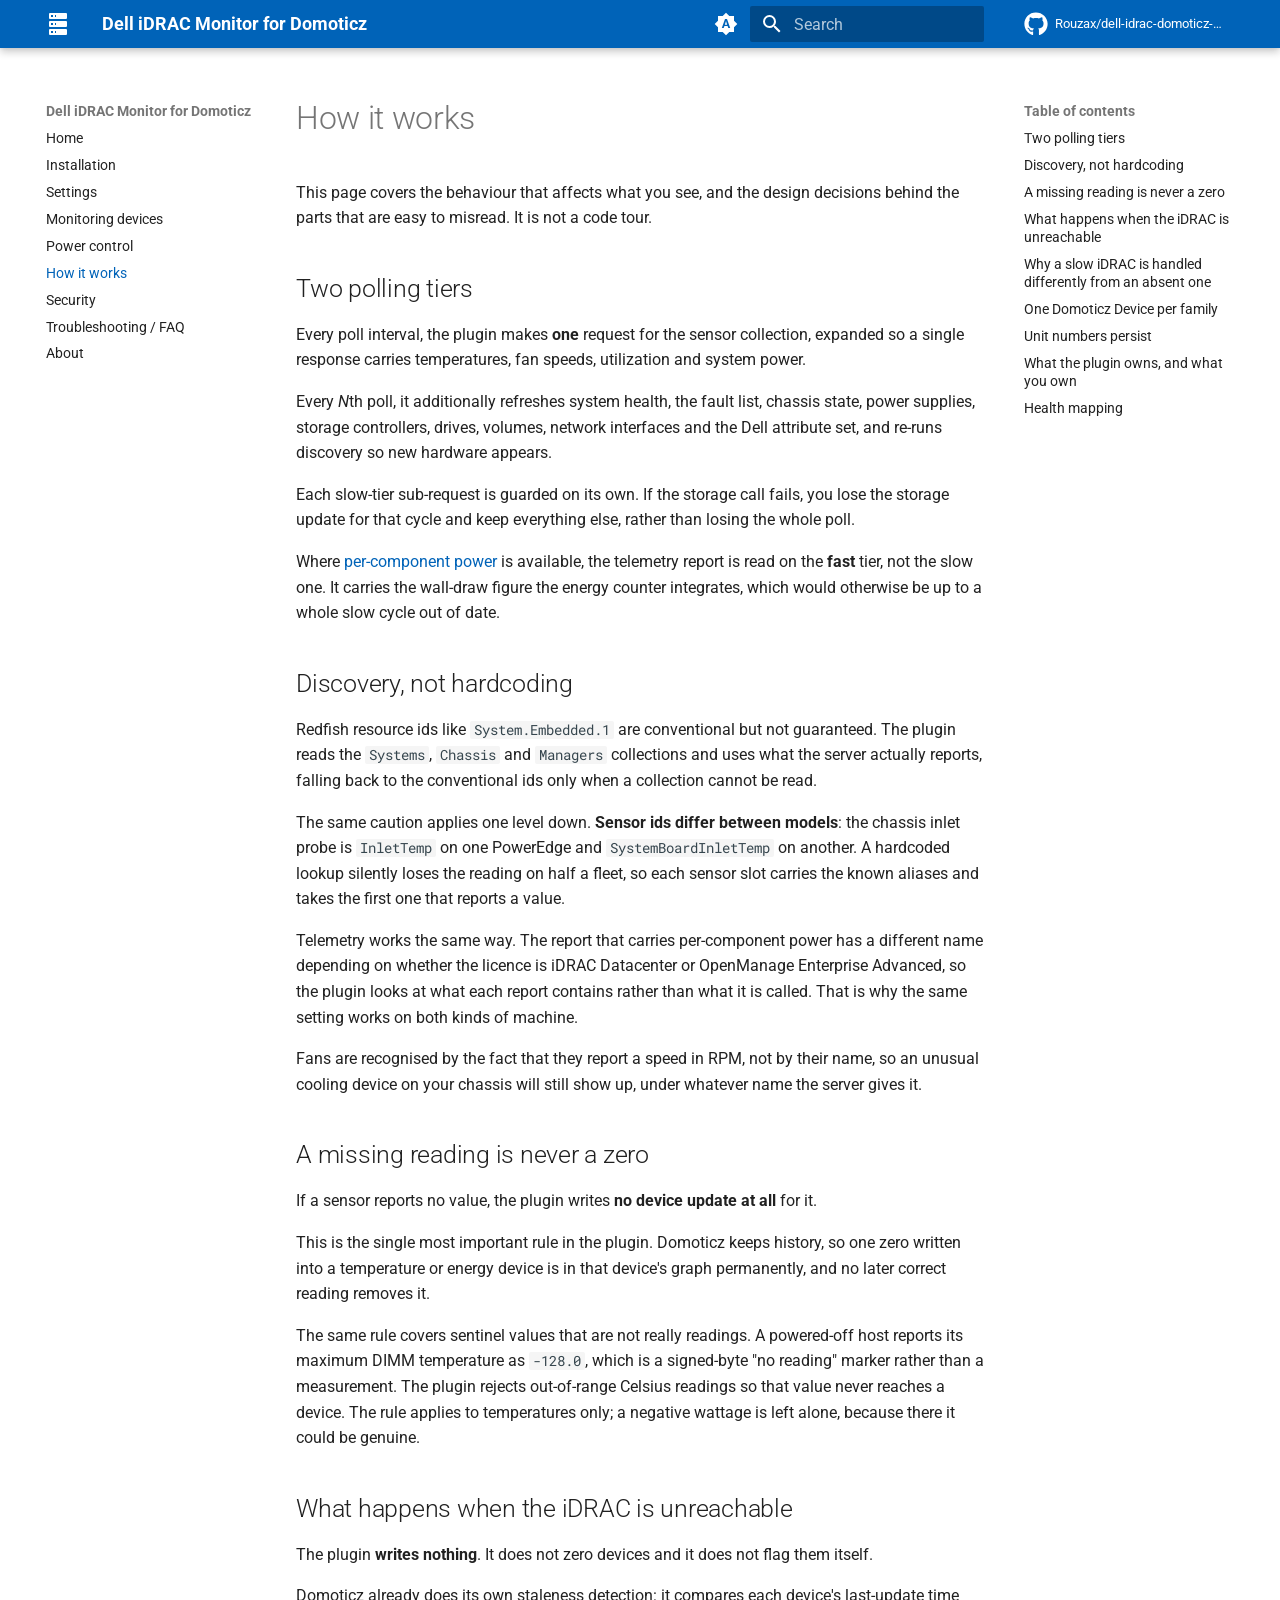
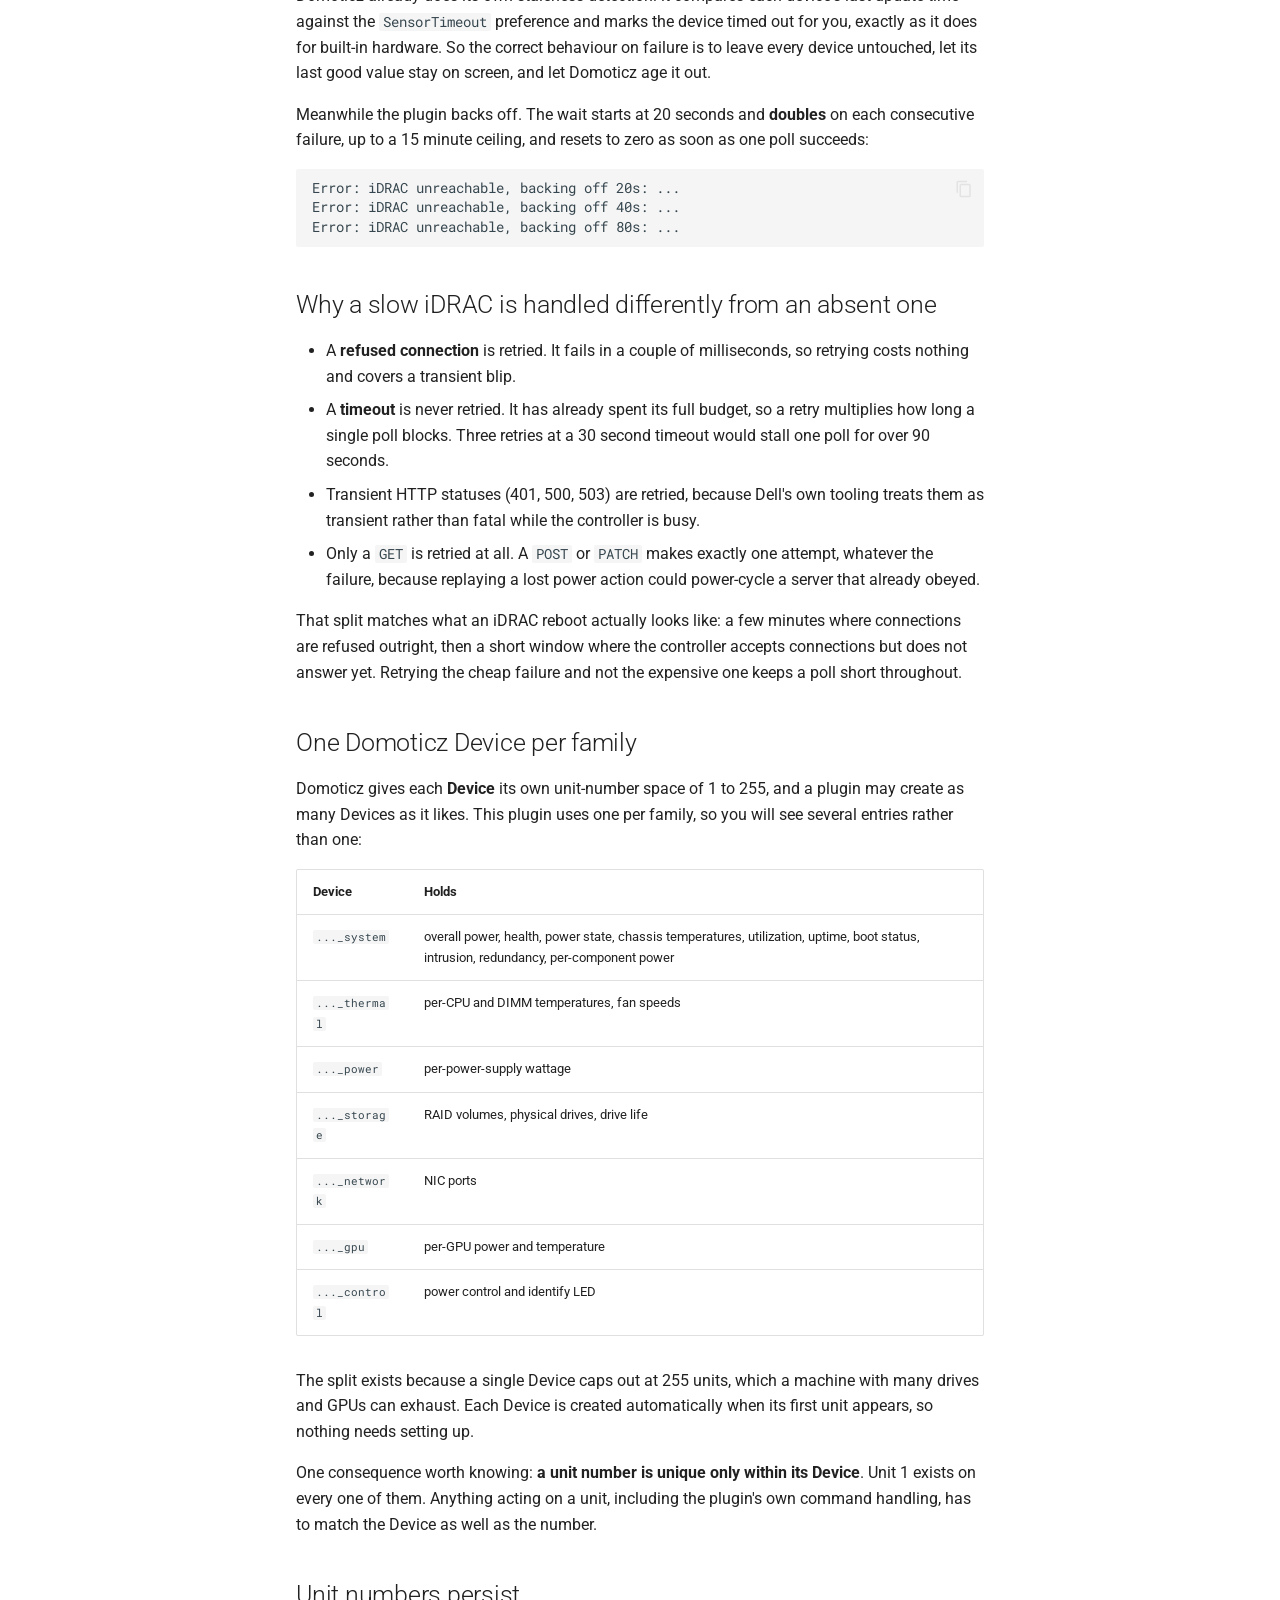
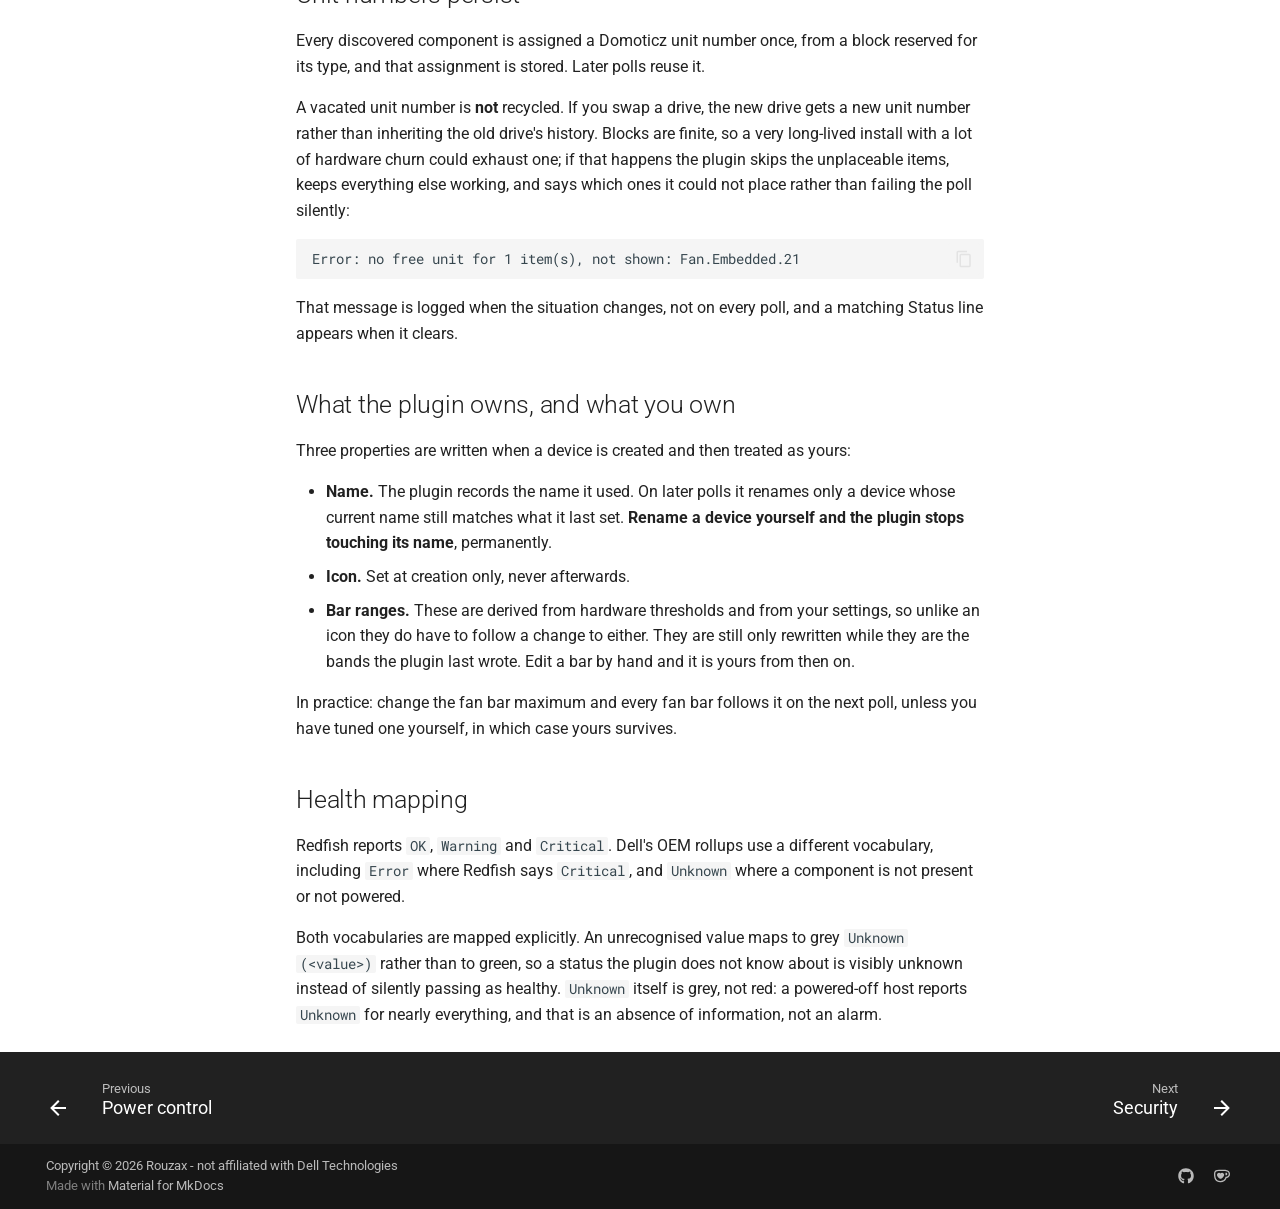
<file: internals/index.html>
<!doctype html>
<html lang="en" class="no-js">
  <head>
    
      <meta charset="utf-8">
      <meta name="viewport" content="width=device-width,initial-scale=1">
      
        <meta name="description" content="A read-only-by-default Domoticz plugin for Dell PowerEdge servers: temperatures, fans, power, utilization, storage and health read from the iDRAC over Redfish, with opt-in power control.">
      
      
        <meta name="author" content="Rouzax">
      
      
        <link rel="canonical" href="https://rouzax.github.io/dell-idrac-domoticz-plugin/internals/">
      
      
        <link rel="prev" href="../control/">
      
      
        <link rel="next" href="../security/">
      
      
        
      
      
      <link rel="icon" href="../assets/favicon.svg">
      <meta name="generator" content="mkdocs-1.6.1, mkdocs-material-9.7.7">
    
    
      
        <title>How it works - Dell iDRAC Monitor for Domoticz</title>
      
    
    
      <link rel="stylesheet" href="../assets/stylesheets/main.ec1eaa64.min.css">
      
        
        <link rel="stylesheet" href="../assets/stylesheets/palette.ab4e12ef.min.css">
      
      


    
    
      
    
    
      
        
        
        <link rel="preconnect" href="https://fonts.gstatic.com" crossorigin>
        <link rel="stylesheet" href="https://fonts.googleapis.com/css?family=Roboto:300,300i,400,400i,700,700i%7CRoboto+Mono:400,400i,700,700i&display=fallback">
        <style>:root{--md-text-font:"Roboto";--md-code-font:"Roboto Mono"}</style>
      
    
    
      <link rel="stylesheet" href="../stylesheets/extra.css">
    
    <script>__md_scope=new URL("..",location),__md_hash=e=>[...e].reduce(((e,_)=>(e<<5)-e+_.charCodeAt(0)),0),__md_get=(e,_=localStorage,t=__md_scope)=>JSON.parse(_.getItem(t.pathname+"."+e)),__md_set=(e,_,t=localStorage,a=__md_scope)=>{try{t.setItem(a.pathname+"."+e,JSON.stringify(_))}catch(e){}}</script>
    
      

    
    
  </head>
  
  
    
    
      
    
    
    
    
    <body dir="ltr" data-md-color-scheme="default" data-md-color-primary="indigo" data-md-color-accent="indigo">
  
    
    <input class="md-toggle" data-md-toggle="drawer" type="checkbox" id="__drawer" autocomplete="off">
    <input class="md-toggle" data-md-toggle="search" type="checkbox" id="__search" autocomplete="off">
    <label class="md-overlay" for="__drawer"></label>
    <div data-md-component="skip">
      
        
        <a href="#how-it-works" class="md-skip">
          Skip to content
        </a>
      
    </div>
    <div data-md-component="announce">
      
    </div>
    
    
      

  

<header class="md-header md-header--shadow" data-md-component="header">
  <nav class="md-header__inner md-grid" aria-label="Header">
    <a href=".." title="Dell iDRAC Monitor for Domoticz" class="md-header__button md-logo" aria-label="Dell iDRAC Monitor for Domoticz" data-md-component="logo">
      
  
  <svg xmlns="http://www.w3.org/2000/svg" viewBox="0 0 24 24"><path d="M4 1h16a1 1 0 0 1 1 1v4a1 1 0 0 1-1 1H4a1 1 0 0 1-1-1V2a1 1 0 0 1 1-1m0 8h16a1 1 0 0 1 1 1v4a1 1 0 0 1-1 1H4a1 1 0 0 1-1-1v-4a1 1 0 0 1 1-1m0 8h16a1 1 0 0 1 1 1v4a1 1 0 0 1-1 1H4a1 1 0 0 1-1-1v-4a1 1 0 0 1 1-1M9 5h1V3H9zm0 8h1v-2H9zm0 8h1v-2H9zM5 3v2h2V3zm0 8v2h2v-2zm0 8v2h2v-2z"/></svg>

    </a>
    <label class="md-header__button md-icon" for="__drawer">
      
      <svg xmlns="http://www.w3.org/2000/svg" viewBox="0 0 24 24"><path d="M3 6h18v2H3zm0 5h18v2H3zm0 5h18v2H3z"/></svg>
    </label>
    <div class="md-header__title" data-md-component="header-title">
      <div class="md-header__ellipsis">
        <div class="md-header__topic">
          <span class="md-ellipsis">
            Dell iDRAC Monitor for Domoticz
          </span>
        </div>
        <div class="md-header__topic" data-md-component="header-topic">
          <span class="md-ellipsis">
            
              How it works
            
          </span>
        </div>
      </div>
    </div>
    
      
        <form class="md-header__option" data-md-component="palette">
  
    
    
    
    <input class="md-option" data-md-color-media="(prefers-color-scheme)" data-md-color-scheme="default" data-md-color-primary="indigo" data-md-color-accent="indigo"  aria-label="Switch to light mode"  type="radio" name="__palette" id="__palette_0">
    
      <label class="md-header__button md-icon" title="Switch to light mode" for="__palette_1" hidden>
        <svg xmlns="http://www.w3.org/2000/svg" viewBox="0 0 24 24"><path d="m14.3 16-.7-2h-3.2l-.7 2H7.8L11 7h2l3.2 9zM20 8.69V4h-4.69L12 .69 8.69 4H4v4.69L.69 12 4 15.31V20h4.69L12 23.31 15.31 20H20v-4.69L23.31 12zm-9.15 3.96h2.3L12 9z"/></svg>
      </label>
    
  
    
    
    
    <input class="md-option" data-md-color-media="(prefers-color-scheme: light)" data-md-color-scheme="default" data-md-color-primary="custom" data-md-color-accent="custom"  aria-label="Switch to dark mode"  type="radio" name="__palette" id="__palette_1">
    
      <label class="md-header__button md-icon" title="Switch to dark mode" for="__palette_2" hidden>
        <svg xmlns="http://www.w3.org/2000/svg" viewBox="0 0 24 24"><path d="M12 8a4 4 0 0 0-4 4 4 4 0 0 0 4 4 4 4 0 0 0 4-4 4 4 0 0 0-4-4m0 10a6 6 0 0 1-6-6 6 6 0 0 1 6-6 6 6 0 0 1 6 6 6 6 0 0 1-6 6m8-9.31V4h-4.69L12 .69 8.69 4H4v4.69L.69 12 4 15.31V20h4.69L12 23.31 15.31 20H20v-4.69L23.31 12z"/></svg>
      </label>
    
  
    
    
    
    <input class="md-option" data-md-color-media="(prefers-color-scheme: dark)" data-md-color-scheme="slate" data-md-color-primary="custom" data-md-color-accent="custom"  aria-label="Switch to system preference"  type="radio" name="__palette" id="__palette_2">
    
      <label class="md-header__button md-icon" title="Switch to system preference" for="__palette_0" hidden>
        <svg xmlns="http://www.w3.org/2000/svg" viewBox="0 0 24 24"><path d="M12 18c-.89 0-1.74-.2-2.5-.55C11.56 16.5 13 14.42 13 12s-1.44-4.5-3.5-5.45C10.26 6.2 11.11 6 12 6a6 6 0 0 1 6 6 6 6 0 0 1-6 6m8-9.31V4h-4.69L12 .69 8.69 4H4v4.69L.69 12 4 15.31V20h4.69L12 23.31 15.31 20H20v-4.69L23.31 12z"/></svg>
      </label>
    
  
</form>
      
    
    
      <script>var palette=__md_get("__palette");if(palette&&palette.color){if("(prefers-color-scheme)"===palette.color.media){var media=matchMedia("(prefers-color-scheme: light)"),input=document.querySelector(media.matches?"[data-md-color-media='(prefers-color-scheme: light)']":"[data-md-color-media='(prefers-color-scheme: dark)']");palette.color.media=input.getAttribute("data-md-color-media"),palette.color.scheme=input.getAttribute("data-md-color-scheme"),palette.color.primary=input.getAttribute("data-md-color-primary"),palette.color.accent=input.getAttribute("data-md-color-accent")}for(var[key,value]of Object.entries(palette.color))document.body.setAttribute("data-md-color-"+key,value)}</script>
    
    
    
      
      
        <label class="md-header__button md-icon" for="__search">
          
          <svg xmlns="http://www.w3.org/2000/svg" viewBox="0 0 24 24"><path d="M9.5 3A6.5 6.5 0 0 1 16 9.5c0 1.61-.59 3.09-1.56 4.23l.27.27h.79l5 5-1.5 1.5-5-5v-.79l-.27-.27A6.52 6.52 0 0 1 9.5 16 6.5 6.5 0 0 1 3 9.5 6.5 6.5 0 0 1 9.5 3m0 2C7 5 5 7 5 9.5S7 14 9.5 14 14 12 14 9.5 12 5 9.5 5"/></svg>
        </label>
        <div class="md-search" data-md-component="search" role="dialog">
  <label class="md-search__overlay" for="__search"></label>
  <div class="md-search__inner" role="search">
    <form class="md-search__form" name="search">
      <input type="text" class="md-search__input" name="query" aria-label="Search" placeholder="Search" autocapitalize="off" autocorrect="off" autocomplete="off" spellcheck="false" data-md-component="search-query" required>
      <label class="md-search__icon md-icon" for="__search">
        
        <svg xmlns="http://www.w3.org/2000/svg" viewBox="0 0 24 24"><path d="M9.5 3A6.5 6.5 0 0 1 16 9.5c0 1.61-.59 3.09-1.56 4.23l.27.27h.79l5 5-1.5 1.5-5-5v-.79l-.27-.27A6.52 6.52 0 0 1 9.5 16 6.5 6.5 0 0 1 3 9.5 6.5 6.5 0 0 1 9.5 3m0 2C7 5 5 7 5 9.5S7 14 9.5 14 14 12 14 9.5 12 5 9.5 5"/></svg>
        
        <svg xmlns="http://www.w3.org/2000/svg" viewBox="0 0 24 24"><path d="M20 11v2H8l5.5 5.5-1.42 1.42L4.16 12l7.92-7.92L13.5 5.5 8 11z"/></svg>
      </label>
      <nav class="md-search__options" aria-label="Search">
        
        <button type="reset" class="md-search__icon md-icon" title="Clear" aria-label="Clear" tabindex="-1">
          
          <svg xmlns="http://www.w3.org/2000/svg" viewBox="0 0 24 24"><path d="M19 6.41 17.59 5 12 10.59 6.41 5 5 6.41 10.59 12 5 17.59 6.41 19 12 13.41 17.59 19 19 17.59 13.41 12z"/></svg>
        </button>
      </nav>
      
        <div class="md-search__suggest" data-md-component="search-suggest"></div>
      
    </form>
    <div class="md-search__output">
      <div class="md-search__scrollwrap" tabindex="0" data-md-scrollfix>
        <div class="md-search-result" data-md-component="search-result">
          <div class="md-search-result__meta">
            Initializing search
          </div>
          <ol class="md-search-result__list" role="presentation"></ol>
        </div>
      </div>
    </div>
  </div>
</div>
      
    
    
      <div class="md-header__source">
        <a href="https://github.com/Rouzax/dell-idrac-domoticz-plugin" title="Go to repository" class="md-source" data-md-component="source">
  <div class="md-source__icon md-icon">
    
    <svg xmlns="http://www.w3.org/2000/svg" viewBox="0 0 512 512"><!--! Font Awesome Free 7.1.0 by @fontawesome - https://fontawesome.com License - https://fontawesome.com/license/free (Icons: CC BY 4.0, Fonts: SIL OFL 1.1, Code: MIT License) Copyright 2025 Fonticons, Inc.--><path d="M173.9 397.4c0 2-2.3 3.6-5.2 3.6-3.3.3-5.6-1.3-5.6-3.6 0-2 2.3-3.6 5.2-3.6 3-.3 5.6 1.3 5.6 3.6m-31.1-4.5c-.7 2 1.3 4.3 4.3 4.9 2.6 1 5.6 0 6.2-2s-1.3-4.3-4.3-5.2c-2.6-.7-5.5.3-6.2 2.3m44.2-1.7c-2.9.7-4.9 2.6-4.6 4.9.3 2 2.9 3.3 5.9 2.6 2.9-.7 4.9-2.6 4.6-4.6-.3-1.9-3-3.2-5.9-2.9M252.8 8C114.1 8 8 113.3 8 252c0 110.9 69.8 205.8 169.5 239.2 12.8 2.3 17.3-5.6 17.3-12.1 0-6.2-.3-40.4-.3-61.4 0 0-70 15-84.7-29.8 0 0-11.4-29.1-27.8-36.6 0 0-22.9-15.7 1.6-15.4 0 0 24.9 2 38.6 25.8 21.9 38.6 58.6 27.5 72.9 20.9 2.3-16 8.8-27.1 16-33.7-55.9-6.2-112.3-14.3-112.3-110.5 0-27.5 7.6-41.3 23.6-58.9-2.6-6.5-11.1-33.3 2.6-67.9 20.9-6.5 69 27 69 27 20-5.6 41.5-8.5 62.8-8.5s42.8 2.9 62.8 8.5c0 0 48.1-33.6 69-27 13.7 34.7 5.2 61.4 2.6 67.9 16 17.7 25.8 31.5 25.8 58.9 0 96.5-58.9 104.2-114.8 110.5 9.2 7.9 17 22.9 17 46.4 0 33.7-.3 75.4-.3 83.6 0 6.5 4.6 14.4 17.3 12.1C436.2 457.8 504 362.9 504 252 504 113.3 391.5 8 252.8 8M105.2 352.9c-1.3 1-1 3.3.7 5.2 1.6 1.6 3.9 2.3 5.2 1 1.3-1 1-3.3-.7-5.2-1.6-1.6-3.9-2.3-5.2-1m-10.8-8.1c-.7 1.3.3 2.9 2.3 3.9 1.6 1 3.6.7 4.3-.7.7-1.3-.3-2.9-2.3-3.9-2-.6-3.6-.3-4.3.7m32.4 35.6c-1.6 1.3-1 4.3 1.3 6.2 2.3 2.3 5.2 2.6 6.5 1 1.3-1.3.7-4.3-1.3-6.2-2.2-2.3-5.2-2.6-6.5-1m-11.4-14.7c-1.6 1-1.6 3.6 0 5.9s4.3 3.3 5.6 2.3c1.6-1.3 1.6-3.9 0-6.2-1.4-2.3-4-3.3-5.6-2"/></svg>
  </div>
  <div class="md-source__repository">
    Rouzax/dell-idrac-domoticz-plugin
  </div>
</a>
      </div>
    
  </nav>
  
</header>
    
    <div class="md-container" data-md-component="container">
      
      
        
          
        
      
      <main class="md-main" data-md-component="main">
        <div class="md-main__inner md-grid">
          
            
              
              <div class="md-sidebar md-sidebar--primary" data-md-component="sidebar" data-md-type="navigation" >
                <div class="md-sidebar__scrollwrap">
                  <div class="md-sidebar__inner">
                    



<nav class="md-nav md-nav--primary" aria-label="Navigation" data-md-level="0">
  <label class="md-nav__title" for="__drawer">
    <a href=".." title="Dell iDRAC Monitor for Domoticz" class="md-nav__button md-logo" aria-label="Dell iDRAC Monitor for Domoticz" data-md-component="logo">
      
  
  <svg xmlns="http://www.w3.org/2000/svg" viewBox="0 0 24 24"><path d="M4 1h16a1 1 0 0 1 1 1v4a1 1 0 0 1-1 1H4a1 1 0 0 1-1-1V2a1 1 0 0 1 1-1m0 8h16a1 1 0 0 1 1 1v4a1 1 0 0 1-1 1H4a1 1 0 0 1-1-1v-4a1 1 0 0 1 1-1m0 8h16a1 1 0 0 1 1 1v4a1 1 0 0 1-1 1H4a1 1 0 0 1-1-1v-4a1 1 0 0 1 1-1M9 5h1V3H9zm0 8h1v-2H9zm0 8h1v-2H9zM5 3v2h2V3zm0 8v2h2v-2zm0 8v2h2v-2z"/></svg>

    </a>
    Dell iDRAC Monitor for Domoticz
  </label>
  
    <div class="md-nav__source">
      <a href="https://github.com/Rouzax/dell-idrac-domoticz-plugin" title="Go to repository" class="md-source" data-md-component="source">
  <div class="md-source__icon md-icon">
    
    <svg xmlns="http://www.w3.org/2000/svg" viewBox="0 0 512 512"><!--! Font Awesome Free 7.1.0 by @fontawesome - https://fontawesome.com License - https://fontawesome.com/license/free (Icons: CC BY 4.0, Fonts: SIL OFL 1.1, Code: MIT License) Copyright 2025 Fonticons, Inc.--><path d="M173.9 397.4c0 2-2.3 3.6-5.2 3.6-3.3.3-5.6-1.3-5.6-3.6 0-2 2.3-3.6 5.2-3.6 3-.3 5.6 1.3 5.6 3.6m-31.1-4.5c-.7 2 1.3 4.3 4.3 4.9 2.6 1 5.6 0 6.2-2s-1.3-4.3-4.3-5.2c-2.6-.7-5.5.3-6.2 2.3m44.2-1.7c-2.9.7-4.9 2.6-4.6 4.9.3 2 2.9 3.3 5.9 2.6 2.9-.7 4.9-2.6 4.6-4.6-.3-1.9-3-3.2-5.9-2.9M252.8 8C114.1 8 8 113.3 8 252c0 110.9 69.8 205.8 169.5 239.2 12.8 2.3 17.3-5.6 17.3-12.1 0-6.2-.3-40.4-.3-61.4 0 0-70 15-84.7-29.8 0 0-11.4-29.1-27.8-36.6 0 0-22.9-15.7 1.6-15.4 0 0 24.9 2 38.6 25.8 21.9 38.6 58.6 27.5 72.9 20.9 2.3-16 8.8-27.1 16-33.7-55.9-6.2-112.3-14.3-112.3-110.5 0-27.5 7.6-41.3 23.6-58.9-2.6-6.5-11.1-33.3 2.6-67.9 20.9-6.5 69 27 69 27 20-5.6 41.5-8.5 62.8-8.5s42.8 2.9 62.8 8.5c0 0 48.1-33.6 69-27 13.7 34.7 5.2 61.4 2.6 67.9 16 17.7 25.8 31.5 25.8 58.9 0 96.5-58.9 104.2-114.8 110.5 9.2 7.9 17 22.9 17 46.4 0 33.7-.3 75.4-.3 83.6 0 6.5 4.6 14.4 17.3 12.1C436.2 457.8 504 362.9 504 252 504 113.3 391.5 8 252.8 8M105.2 352.9c-1.3 1-1 3.3.7 5.2 1.6 1.6 3.9 2.3 5.2 1 1.3-1 1-3.3-.7-5.2-1.6-1.6-3.9-2.3-5.2-1m-10.8-8.1c-.7 1.3.3 2.9 2.3 3.9 1.6 1 3.6.7 4.3-.7.7-1.3-.3-2.9-2.3-3.9-2-.6-3.6-.3-4.3.7m32.4 35.6c-1.6 1.3-1 4.3 1.3 6.2 2.3 2.3 5.2 2.6 6.5 1 1.3-1.3.7-4.3-1.3-6.2-2.2-2.3-5.2-2.6-6.5-1m-11.4-14.7c-1.6 1-1.6 3.6 0 5.9s4.3 3.3 5.6 2.3c1.6-1.3 1.6-3.9 0-6.2-1.4-2.3-4-3.3-5.6-2"/></svg>
  </div>
  <div class="md-source__repository">
    Rouzax/dell-idrac-domoticz-plugin
  </div>
</a>
    </div>
  
  <ul class="md-nav__list" data-md-scrollfix>
    
      
      
  
  
  
  
    <li class="md-nav__item">
      <a href=".." class="md-nav__link">
        
  
  
  <span class="md-ellipsis">
    
  
    Home
  

    
  </span>
  
  

      </a>
    </li>
  

    
      
      
  
  
  
  
    <li class="md-nav__item">
      <a href="../install/" class="md-nav__link">
        
  
  
  <span class="md-ellipsis">
    
  
    Installation
  

    
  </span>
  
  

      </a>
    </li>
  

    
      
      
  
  
  
  
    <li class="md-nav__item">
      <a href="../settings/" class="md-nav__link">
        
  
  
  <span class="md-ellipsis">
    
  
    Settings
  

    
  </span>
  
  

      </a>
    </li>
  

    
      
      
  
  
  
  
    <li class="md-nav__item">
      <a href="../devices/" class="md-nav__link">
        
  
  
  <span class="md-ellipsis">
    
  
    Monitoring devices
  

    
  </span>
  
  

      </a>
    </li>
  

    
      
      
  
  
  
  
    <li class="md-nav__item">
      <a href="../control/" class="md-nav__link">
        
  
  
  <span class="md-ellipsis">
    
  
    Power control
  

    
  </span>
  
  

      </a>
    </li>
  

    
      
      
  
  
    
  
  
  
    <li class="md-nav__item md-nav__item--active">
      
      <input class="md-nav__toggle md-toggle" type="checkbox" id="__toc">
      
      
        
      
      
        <label class="md-nav__link md-nav__link--active" for="__toc">
          
  
  
  <span class="md-ellipsis">
    
  
    How it works
  

    
  </span>
  
  

          <span class="md-nav__icon md-icon"></span>
        </label>
      
      <a href="./" class="md-nav__link md-nav__link--active">
        
  
  
  <span class="md-ellipsis">
    
  
    How it works
  

    
  </span>
  
  

      </a>
      
        

<nav class="md-nav md-nav--secondary" aria-label="Table of contents">
  
  
  
    
  
  
    <label class="md-nav__title" for="__toc">
      <span class="md-nav__icon md-icon"></span>
      Table of contents
    </label>
    <ul class="md-nav__list" data-md-component="toc" data-md-scrollfix>
      
        <li class="md-nav__item">
  <a href="#two-polling-tiers" class="md-nav__link">
    <span class="md-ellipsis">
      
        Two polling tiers
      
    </span>
  </a>
  
</li>
      
        <li class="md-nav__item">
  <a href="#discovery-not-hardcoding" class="md-nav__link">
    <span class="md-ellipsis">
      
        Discovery, not hardcoding
      
    </span>
  </a>
  
</li>
      
        <li class="md-nav__item">
  <a href="#a-missing-reading-is-never-a-zero" class="md-nav__link">
    <span class="md-ellipsis">
      
        A missing reading is never a zero
      
    </span>
  </a>
  
</li>
      
        <li class="md-nav__item">
  <a href="#what-happens-when-the-idrac-is-unreachable" class="md-nav__link">
    <span class="md-ellipsis">
      
        What happens when the iDRAC is unreachable
      
    </span>
  </a>
  
</li>
      
        <li class="md-nav__item">
  <a href="#why-a-slow-idrac-is-handled-differently-from-an-absent-one" class="md-nav__link">
    <span class="md-ellipsis">
      
        Why a slow iDRAC is handled differently from an absent one
      
    </span>
  </a>
  
</li>
      
        <li class="md-nav__item">
  <a href="#one-domoticz-device-per-family" class="md-nav__link">
    <span class="md-ellipsis">
      
        One Domoticz Device per family
      
    </span>
  </a>
  
</li>
      
        <li class="md-nav__item">
  <a href="#unit-numbers-persist" class="md-nav__link">
    <span class="md-ellipsis">
      
        Unit numbers persist
      
    </span>
  </a>
  
</li>
      
        <li class="md-nav__item">
  <a href="#what-the-plugin-owns-and-what-you-own" class="md-nav__link">
    <span class="md-ellipsis">
      
        What the plugin owns, and what you own
      
    </span>
  </a>
  
</li>
      
        <li class="md-nav__item">
  <a href="#health-mapping" class="md-nav__link">
    <span class="md-ellipsis">
      
        Health mapping
      
    </span>
  </a>
  
</li>
      
    </ul>
  
</nav>
      
    </li>
  

    
      
      
  
  
  
  
    <li class="md-nav__item">
      <a href="../security/" class="md-nav__link">
        
  
  
  <span class="md-ellipsis">
    
  
    Security
  

    
  </span>
  
  

      </a>
    </li>
  

    
      
      
  
  
  
  
    <li class="md-nav__item">
      <a href="../faq/" class="md-nav__link">
        
  
  
  <span class="md-ellipsis">
    
  
    Troubleshooting / FAQ
  

    
  </span>
  
  

      </a>
    </li>
  

    
      
      
  
  
  
  
    <li class="md-nav__item">
      <a href="../about/" class="md-nav__link">
        
  
  
  <span class="md-ellipsis">
    
  
    About
  

    
  </span>
  
  

      </a>
    </li>
  

    
  </ul>
</nav>
                  </div>
                </div>
              </div>
            
            
              
              <div class="md-sidebar md-sidebar--secondary" data-md-component="sidebar" data-md-type="toc" >
                <div class="md-sidebar__scrollwrap">
                  <div class="md-sidebar__inner">
                    

<nav class="md-nav md-nav--secondary" aria-label="Table of contents">
  
  
  
    
  
  
    <label class="md-nav__title" for="__toc">
      <span class="md-nav__icon md-icon"></span>
      Table of contents
    </label>
    <ul class="md-nav__list" data-md-component="toc" data-md-scrollfix>
      
        <li class="md-nav__item">
  <a href="#two-polling-tiers" class="md-nav__link">
    <span class="md-ellipsis">
      
        Two polling tiers
      
    </span>
  </a>
  
</li>
      
        <li class="md-nav__item">
  <a href="#discovery-not-hardcoding" class="md-nav__link">
    <span class="md-ellipsis">
      
        Discovery, not hardcoding
      
    </span>
  </a>
  
</li>
      
        <li class="md-nav__item">
  <a href="#a-missing-reading-is-never-a-zero" class="md-nav__link">
    <span class="md-ellipsis">
      
        A missing reading is never a zero
      
    </span>
  </a>
  
</li>
      
        <li class="md-nav__item">
  <a href="#what-happens-when-the-idrac-is-unreachable" class="md-nav__link">
    <span class="md-ellipsis">
      
        What happens when the iDRAC is unreachable
      
    </span>
  </a>
  
</li>
      
        <li class="md-nav__item">
  <a href="#why-a-slow-idrac-is-handled-differently-from-an-absent-one" class="md-nav__link">
    <span class="md-ellipsis">
      
        Why a slow iDRAC is handled differently from an absent one
      
    </span>
  </a>
  
</li>
      
        <li class="md-nav__item">
  <a href="#one-domoticz-device-per-family" class="md-nav__link">
    <span class="md-ellipsis">
      
        One Domoticz Device per family
      
    </span>
  </a>
  
</li>
      
        <li class="md-nav__item">
  <a href="#unit-numbers-persist" class="md-nav__link">
    <span class="md-ellipsis">
      
        Unit numbers persist
      
    </span>
  </a>
  
</li>
      
        <li class="md-nav__item">
  <a href="#what-the-plugin-owns-and-what-you-own" class="md-nav__link">
    <span class="md-ellipsis">
      
        What the plugin owns, and what you own
      
    </span>
  </a>
  
</li>
      
        <li class="md-nav__item">
  <a href="#health-mapping" class="md-nav__link">
    <span class="md-ellipsis">
      
        Health mapping
      
    </span>
  </a>
  
</li>
      
    </ul>
  
</nav>
                  </div>
                </div>
              </div>
            
          
          
            <div class="md-content" data-md-component="content">
              
              <article class="md-content__inner md-typeset">
                
                  


  
  


<h1 id="how-it-works">How it works<a class="headerlink" href="#how-it-works" title="Permanent link">&para;</a></h1>
<p>This page covers the behaviour that affects what you see, and the design decisions behind the parts that are easy to misread. It is not a code tour.</p>
<h2 id="two-polling-tiers">Two polling tiers<a class="headerlink" href="#two-polling-tiers" title="Permanent link">&para;</a></h2>
<p>Every poll interval, the plugin makes <strong>one</strong> request for the sensor collection, expanded so a single response carries temperatures, fan speeds, utilization and system power.</p>
<p>Every <em>N</em>th poll, it additionally refreshes system health, the fault list, chassis state, power supplies, storage controllers, drives, volumes, network interfaces and the Dell attribute set, and re-runs discovery so new hardware appears.</p>
<p>Each slow-tier sub-request is guarded on its own. If the storage call fails, you lose the storage update for that cycle and keep everything else, rather than losing the whole poll.</p>
<p>Where <a href="../devices/#per-component-power-needs-a-licence">per-component power</a> is available, the telemetry report is read on the <strong>fast</strong> tier, not the slow one. It carries the wall-draw figure the energy counter integrates, which would otherwise be up to a whole slow cycle out of date.</p>
<h2 id="discovery-not-hardcoding">Discovery, not hardcoding<a class="headerlink" href="#discovery-not-hardcoding" title="Permanent link">&para;</a></h2>
<p>Redfish resource ids like <code>System.Embedded.1</code> are conventional but not guaranteed. The plugin reads the <code>Systems</code>, <code>Chassis</code> and <code>Managers</code> collections and uses what the server actually reports, falling back to the conventional ids only when a collection cannot be read.</p>
<p>The same caution applies one level down. <strong>Sensor ids differ between models</strong>: the chassis inlet probe is <code>InletTemp</code> on one PowerEdge and <code>SystemBoardInletTemp</code> on another. A hardcoded lookup silently loses the reading on half a fleet, so each sensor slot carries the known aliases and takes the first one that reports a value.</p>
<p>Telemetry works the same way. The report that carries per-component power has a different name depending on whether the licence is iDRAC Datacenter or OpenManage Enterprise Advanced, so the plugin looks at what each report contains rather than what it is called. That is why the same setting works on both kinds of machine.</p>
<p>Fans are recognised by the fact that they report a speed in RPM, not by their name, so an unusual cooling device on your chassis will still show up, under whatever name the server gives it.</p>
<h2 id="a-missing-reading-is-never-a-zero">A missing reading is never a zero<a class="headerlink" href="#a-missing-reading-is-never-a-zero" title="Permanent link">&para;</a></h2>
<p>If a sensor reports no value, the plugin writes <strong>no device update at all</strong> for it.</p>
<p>This is the single most important rule in the plugin. Domoticz keeps history, so one zero written into a temperature or energy device is in that device's graph permanently, and no later correct reading removes it.</p>
<p>The same rule covers sentinel values that are not really readings. A powered-off host reports its maximum DIMM temperature as <code>-128.0</code>, which is a signed-byte "no reading" marker rather than a measurement. The plugin rejects out-of-range Celsius readings so that value never reaches a device. The rule applies to temperatures only; a negative wattage is left alone, because there it could be genuine.</p>
<h2 id="what-happens-when-the-idrac-is-unreachable">What happens when the iDRAC is unreachable<a class="headerlink" href="#what-happens-when-the-idrac-is-unreachable" title="Permanent link">&para;</a></h2>
<p>The plugin <strong>writes nothing</strong>. It does not zero devices and it does not flag them itself.</p>
<p>Domoticz already does its own staleness detection: it compares each device's last-update time against the <code>SensorTimeout</code> preference and marks the device timed out for you, exactly as it does for built-in hardware. So the correct behaviour on failure is to leave every device untouched, let its last good value stay on screen, and let Domoticz age it out.</p>
<p>Meanwhile the plugin backs off. The wait starts at 20 seconds and <strong>doubles</strong> on each consecutive failure, up to a 15 minute ceiling, and resets to zero as soon as one poll succeeds:</p>
<div class="highlight"><pre><span></span><code><a id="__codelineno-0-1" name="__codelineno-0-1" href="#__codelineno-0-1"></a>Error: iDRAC unreachable, backing off 20s: ...
<a id="__codelineno-0-2" name="__codelineno-0-2" href="#__codelineno-0-2"></a>Error: iDRAC unreachable, backing off 40s: ...
<a id="__codelineno-0-3" name="__codelineno-0-3" href="#__codelineno-0-3"></a>Error: iDRAC unreachable, backing off 80s: ...
</code></pre></div>
<h2 id="why-a-slow-idrac-is-handled-differently-from-an-absent-one">Why a slow iDRAC is handled differently from an absent one<a class="headerlink" href="#why-a-slow-idrac-is-handled-differently-from-an-absent-one" title="Permanent link">&para;</a></h2>
<ul>
<li>A <strong>refused connection</strong> is retried. It fails in a couple of milliseconds, so retrying costs nothing and covers a transient blip.</li>
<li>A <strong>timeout</strong> is never retried. It has already spent its full budget, so a retry multiplies how long a single poll blocks. Three retries at a 30 second timeout would stall one poll for over 90 seconds.</li>
<li>Transient HTTP statuses (401, 500, 503) are retried, because Dell's own tooling treats them as transient rather than fatal while the controller is busy.</li>
<li>Only a <code>GET</code> is retried at all. A <code>POST</code> or <code>PATCH</code> makes exactly one attempt, whatever the failure, because replaying a lost power action could power-cycle a server that already obeyed.</li>
</ul>
<p>That split matches what an iDRAC reboot actually looks like: a few minutes where connections are refused outright, then a short window where the controller accepts connections but does not answer yet. Retrying the cheap failure and not the expensive one keeps a poll short throughout.</p>
<h2 id="one-domoticz-device-per-family">One Domoticz Device per family<a class="headerlink" href="#one-domoticz-device-per-family" title="Permanent link">&para;</a></h2>
<p>Domoticz gives each <strong>Device</strong> its own unit-number space of 1 to 255, and a plugin may create as many Devices as it likes. This plugin uses one per family, so you will see several entries rather than one:</p>
<table>
<thead>
<tr>
<th>Device</th>
<th>Holds</th>
</tr>
</thead>
<tbody>
<tr>
<td><code>..._system</code></td>
<td>overall power, health, power state, chassis temperatures, utilization, uptime, boot status, intrusion, redundancy, per-component power</td>
</tr>
<tr>
<td><code>..._thermal</code></td>
<td>per-CPU and DIMM temperatures, fan speeds</td>
</tr>
<tr>
<td><code>..._power</code></td>
<td>per-power-supply wattage</td>
</tr>
<tr>
<td><code>..._storage</code></td>
<td>RAID volumes, physical drives, drive life</td>
</tr>
<tr>
<td><code>..._network</code></td>
<td>NIC ports</td>
</tr>
<tr>
<td><code>..._gpu</code></td>
<td>per-GPU power and temperature</td>
</tr>
<tr>
<td><code>..._control</code></td>
<td>power control and identify LED</td>
</tr>
</tbody>
</table>
<p>The split exists because a single Device caps out at 255 units, which a machine with many drives and GPUs can exhaust. Each Device is created automatically when its first unit appears, so nothing needs setting up.</p>
<p>One consequence worth knowing: <strong>a unit number is unique only within its Device</strong>. Unit 1 exists on every one of them. Anything acting on a unit, including the plugin's own command handling, has to match the Device as well as the number.</p>
<h2 id="unit-numbers-persist">Unit numbers persist<a class="headerlink" href="#unit-numbers-persist" title="Permanent link">&para;</a></h2>
<p>Every discovered component is assigned a Domoticz unit number once, from a block reserved for its type, and that assignment is stored. Later polls reuse it.</p>
<p>A vacated unit number is <strong>not</strong> recycled. If you swap a drive, the new drive gets a new unit number rather than inheriting the old drive's history. Blocks are finite, so a very long-lived install with a lot of hardware churn could exhaust one; if that happens the plugin skips the unplaceable items, keeps everything else working, and says which ones it could not place rather than failing the poll silently:</p>
<div class="highlight"><pre><span></span><code><a id="__codelineno-1-1" name="__codelineno-1-1" href="#__codelineno-1-1"></a>Error: no free unit for 1 item(s), not shown: Fan.Embedded.21
</code></pre></div>
<p>That message is logged when the situation changes, not on every poll, and a matching Status line appears when it clears.</p>
<h2 id="what-the-plugin-owns-and-what-you-own">What the plugin owns, and what you own<a class="headerlink" href="#what-the-plugin-owns-and-what-you-own" title="Permanent link">&para;</a></h2>
<p>Three properties are written when a device is created and then treated as yours:</p>
<ul>
<li><strong>Name.</strong> The plugin records the name it used. On later polls it renames only a device whose current name still matches what it last set. <strong>Rename a device yourself and the plugin stops touching its name</strong>, permanently.</li>
<li><strong>Icon.</strong> Set at creation only, never afterwards.</li>
<li><strong>Bar ranges.</strong> These are derived from hardware thresholds and from your settings, so unlike an icon they do have to follow a change to either. They are still only rewritten while they are the bands the plugin last wrote. Edit a bar by hand and it is yours from then on.</li>
</ul>
<p>In practice: change the fan bar maximum and every fan bar follows it on the next poll, unless you have tuned one yourself, in which case yours survives.</p>
<h2 id="health-mapping">Health mapping<a class="headerlink" href="#health-mapping" title="Permanent link">&para;</a></h2>
<p>Redfish reports <code>OK</code>, <code>Warning</code> and <code>Critical</code>. Dell's OEM rollups use a different vocabulary, including <code>Error</code> where Redfish says <code>Critical</code>, and <code>Unknown</code> where a component is not present or not powered.</p>
<p>Both vocabularies are mapped explicitly. An unrecognised value maps to grey <code>Unknown (&lt;value&gt;)</code> rather than to green, so a status the plugin does not know about is visibly unknown instead of silently passing as healthy. <code>Unknown</code> itself is grey, not red: a powered-off host reports <code>Unknown</code> for nearly everything, and that is an absence of information, not an alarm.</p>












                
              </article>
            </div>
          
          
<script>var target=document.getElementById(location.hash.slice(1));target&&target.name&&(target.checked=target.name.startsWith("__tabbed_"))</script>
        </div>
        
          <button type="button" class="md-top md-icon" data-md-component="top" hidden>
  
  <svg xmlns="http://www.w3.org/2000/svg" viewBox="0 0 24 24"><path d="M13 20h-2V8l-5.5 5.5-1.42-1.42L12 4.16l7.92 7.92-1.42 1.42L13 8z"/></svg>
  Back to top
</button>
        
      </main>
      
        <footer class="md-footer">
  
    
      
      <nav class="md-footer__inner md-grid" aria-label="Footer" >
        
          
          <a href="../control/" class="md-footer__link md-footer__link--prev" aria-label="Previous: Power control">
            <div class="md-footer__button md-icon">
              
              <svg xmlns="http://www.w3.org/2000/svg" viewBox="0 0 24 24"><path d="M20 11v2H8l5.5 5.5-1.42 1.42L4.16 12l7.92-7.92L13.5 5.5 8 11z"/></svg>
            </div>
            <div class="md-footer__title">
              <span class="md-footer__direction">
                Previous
              </span>
              <div class="md-ellipsis">
                Power control
              </div>
            </div>
          </a>
        
        
          
          <a href="../security/" class="md-footer__link md-footer__link--next" aria-label="Next: Security">
            <div class="md-footer__title">
              <span class="md-footer__direction">
                Next
              </span>
              <div class="md-ellipsis">
                Security
              </div>
            </div>
            <div class="md-footer__button md-icon">
              
              <svg xmlns="http://www.w3.org/2000/svg" viewBox="0 0 24 24"><path d="M4 11v2h12l-5.5 5.5 1.42 1.42L19.84 12l-7.92-7.92L10.5 5.5 16 11z"/></svg>
            </div>
          </a>
        
      </nav>
    
  
  <div class="md-footer-meta md-typeset">
    <div class="md-footer-meta__inner md-grid">
      <div class="md-copyright">
  
    <div class="md-copyright__highlight">
      Copyright &copy; 2026 Rouzax - not affiliated with Dell Technologies
    </div>
  
  
    Made with
    <a href="https://squidfunk.github.io/mkdocs-material/" target="_blank" rel="noopener">
      Material for MkDocs
    </a>
  
</div>
      
        
<div class="md-social">
  
    
    
    
    
    <a href="https://github.com/Rouzax/dell-idrac-domoticz-plugin" target="_blank" rel="noopener" title="Dell iDRAC Monitor on GitHub" class="md-social__link">
      <svg xmlns="http://www.w3.org/2000/svg" viewBox="0 0 512 512"><!--! Font Awesome Free 7.1.0 by @fontawesome - https://fontawesome.com License - https://fontawesome.com/license/free (Icons: CC BY 4.0, Fonts: SIL OFL 1.1, Code: MIT License) Copyright 2025 Fonticons, Inc.--><path d="M173.9 397.4c0 2-2.3 3.6-5.2 3.6-3.3.3-5.6-1.3-5.6-3.6 0-2 2.3-3.6 5.2-3.6 3-.3 5.6 1.3 5.6 3.6m-31.1-4.5c-.7 2 1.3 4.3 4.3 4.9 2.6 1 5.6 0 6.2-2s-1.3-4.3-4.3-5.2c-2.6-.7-5.5.3-6.2 2.3m44.2-1.7c-2.9.7-4.9 2.6-4.6 4.9.3 2 2.9 3.3 5.9 2.6 2.9-.7 4.9-2.6 4.6-4.6-.3-1.9-3-3.2-5.9-2.9M252.8 8C114.1 8 8 113.3 8 252c0 110.9 69.8 205.8 169.5 239.2 12.8 2.3 17.3-5.6 17.3-12.1 0-6.2-.3-40.4-.3-61.4 0 0-70 15-84.7-29.8 0 0-11.4-29.1-27.8-36.6 0 0-22.9-15.7 1.6-15.4 0 0 24.9 2 38.6 25.8 21.9 38.6 58.6 27.5 72.9 20.9 2.3-16 8.8-27.1 16-33.7-55.9-6.2-112.3-14.3-112.3-110.5 0-27.5 7.6-41.3 23.6-58.9-2.6-6.5-11.1-33.3 2.6-67.9 20.9-6.5 69 27 69 27 20-5.6 41.5-8.5 62.8-8.5s42.8 2.9 62.8 8.5c0 0 48.1-33.6 69-27 13.7 34.7 5.2 61.4 2.6 67.9 16 17.7 25.8 31.5 25.8 58.9 0 96.5-58.9 104.2-114.8 110.5 9.2 7.9 17 22.9 17 46.4 0 33.7-.3 75.4-.3 83.6 0 6.5 4.6 14.4 17.3 12.1C436.2 457.8 504 362.9 504 252 504 113.3 391.5 8 252.8 8M105.2 352.9c-1.3 1-1 3.3.7 5.2 1.6 1.6 3.9 2.3 5.2 1 1.3-1 1-3.3-.7-5.2-1.6-1.6-3.9-2.3-5.2-1m-10.8-8.1c-.7 1.3.3 2.9 2.3 3.9 1.6 1 3.6.7 4.3-.7.7-1.3-.3-2.9-2.3-3.9-2-.6-3.6-.3-4.3.7m32.4 35.6c-1.6 1.3-1 4.3 1.3 6.2 2.3 2.3 5.2 2.6 6.5 1 1.3-1.3.7-4.3-1.3-6.2-2.2-2.3-5.2-2.6-6.5-1m-11.4-14.7c-1.6 1-1.6 3.6 0 5.9s4.3 3.3 5.6 2.3c1.6-1.3 1.6-3.9 0-6.2-1.4-2.3-4-3.3-5.6-2"/></svg>
    </a>
  
    
    
    
    
    <a href="https://ko-fi.com/O0W221GBUG" target="_blank" rel="noopener" title="Support Dell iDRAC Monitor on Ko-fi" class="md-social__link">
      <svg xmlns="http://www.w3.org/2000/svg" viewBox="0 0 24 24"><path d="M11.351 2.715c-2.7 0-4.986.025-6.83.26C2.078 3.285 0 5.154 0 8.61c0 3.506.182 6.13 1.585 8.493 1.584 2.701 4.233 4.182 7.662 4.182h.83c4.209 0 6.494-2.234 7.637-4a9.5 9.5 0 0 0 1.091-2.338C21.792 14.688 24 12.22 24 9.208v-.415c0-3.247-2.13-5.507-5.792-5.87-1.558-.156-2.65-.208-6.857-.208m0 1.947c4.208 0 5.09.052 6.571.182 2.624.311 4.13 1.584 4.13 4v.39c0 2.156-1.792 3.844-3.87 3.844h-.935l-.156.649c-.208 1.013-.597 1.818-1.039 2.546-.909 1.428-2.545 3.064-5.922 3.064h-.805c-2.571 0-4.831-.883-6.078-3.195-1.09-2-1.298-4.155-1.298-7.506 0-2.181.857-3.402 3.012-3.714 1.533-.233 3.559-.26 6.39-.26m6.547 2.287c-.416 0-.65.234-.65.546v2.935c0 .311.234.545.65.545 1.324 0 2.051-.754 2.051-2s-.727-2.026-2.052-2.026m-10.39.182c-1.818 0-3.013 1.48-3.013 3.142 0 1.533.858 2.857 1.949 3.897.727.701 1.87 1.429 2.649 1.896a1.47 1.47 0 0 0 1.507 0c.78-.467 1.922-1.195 2.623-1.896 1.117-1.039 1.974-2.364 1.974-3.897 0-1.662-1.247-3.142-3.039-3.142-1.065 0-1.792.545-2.338 1.298-.493-.753-1.246-1.298-2.312-1.298"/></svg>
    </a>
  
</div>
      
    </div>
  </div>
</footer>
      
    </div>
    <div class="md-dialog" data-md-component="dialog">
      <div class="md-dialog__inner md-typeset"></div>
    </div>
    
    
    
      
      
      <script id="__config" type="application/json">{"annotate": null, "base": "..", "features": ["navigation.instant", "navigation.tracking", "navigation.sections", "navigation.top", "navigation.footer", "toc.follow", "search.suggest", "search.highlight", "content.code.copy"], "search": "../assets/javascripts/workers/search.2c215733.min.js", "tags": null, "translations": {"clipboard.copied": "Copied to clipboard", "clipboard.copy": "Copy to clipboard", "search.result.more.one": "1 more on this page", "search.result.more.other": "# more on this page", "search.result.none": "No matching documents", "search.result.one": "1 matching document", "search.result.other": "# matching documents", "search.result.placeholder": "Type to start searching", "search.result.term.missing": "Missing", "select.version": "Select version"}, "version": null}</script>
    
    
      <script src="../assets/javascripts/bundle.d7400e89.min.js"></script>
      
    
  </body>
</html>
</file>
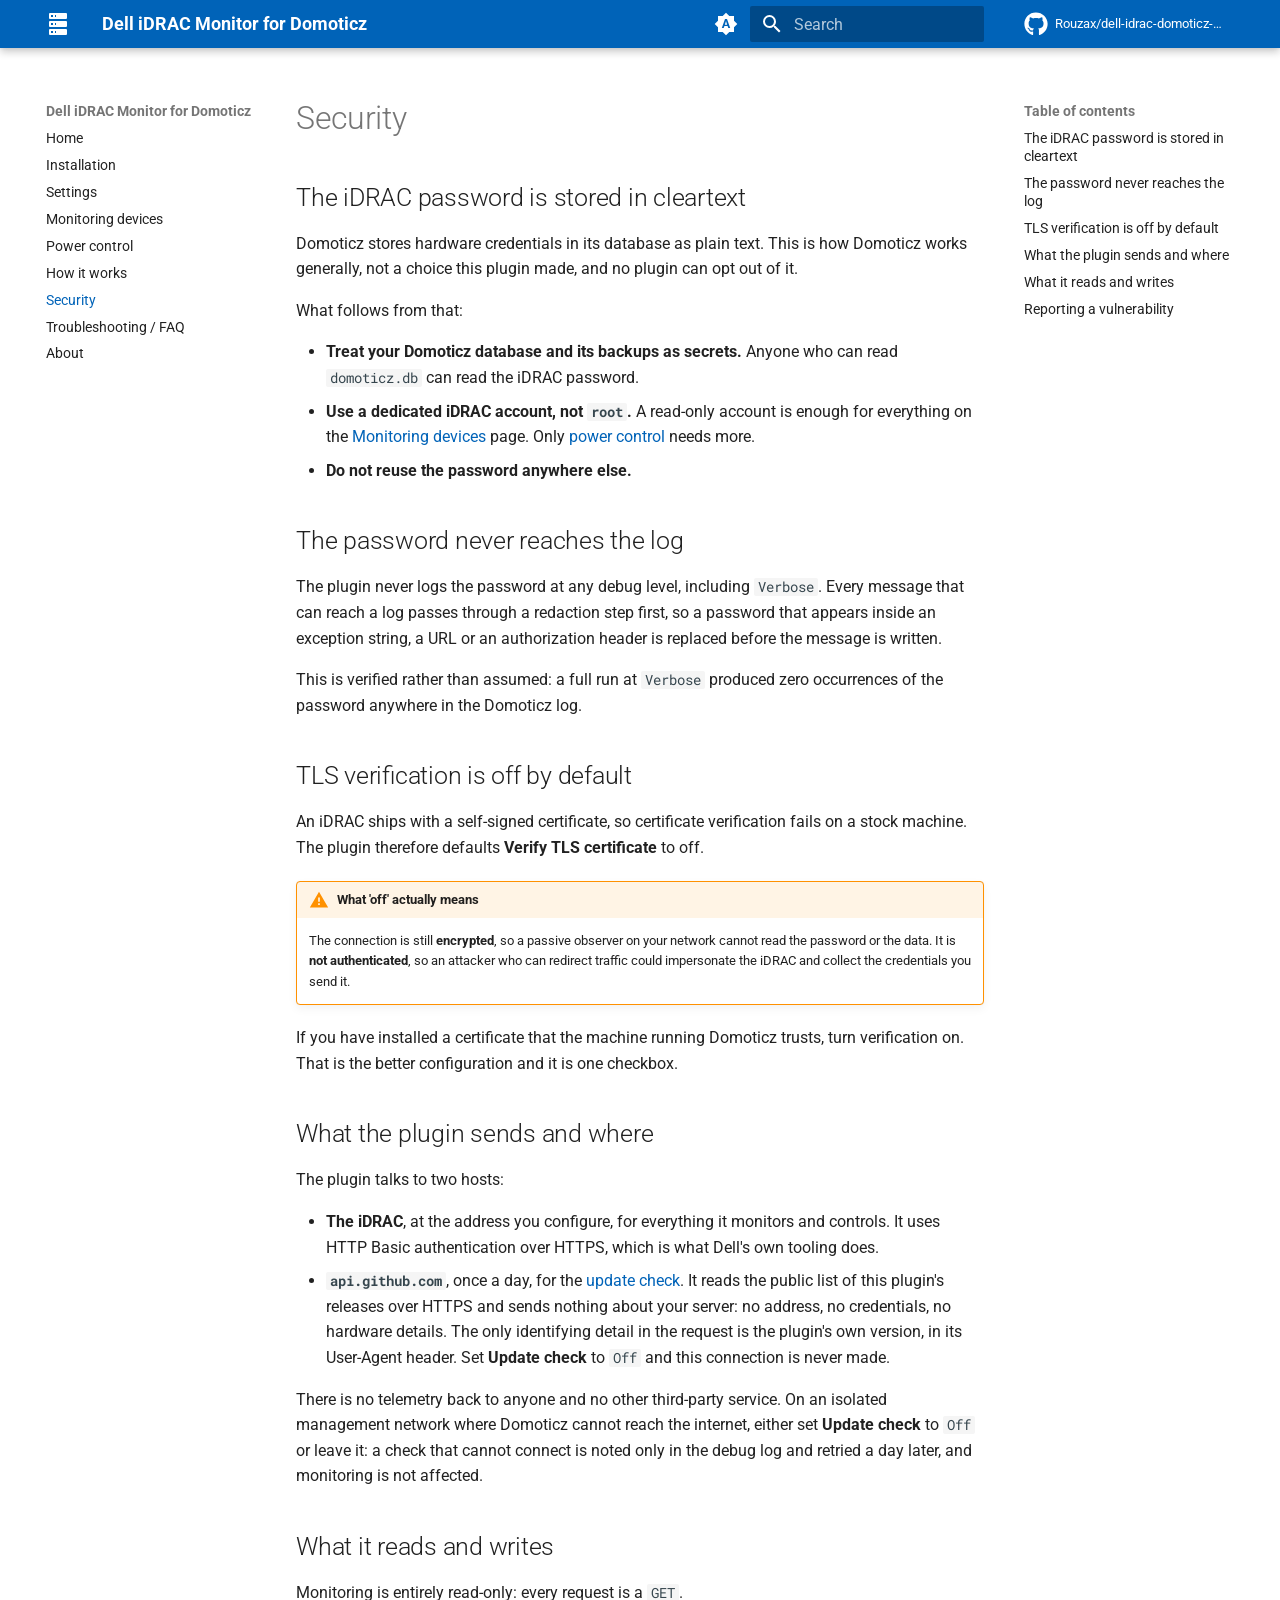
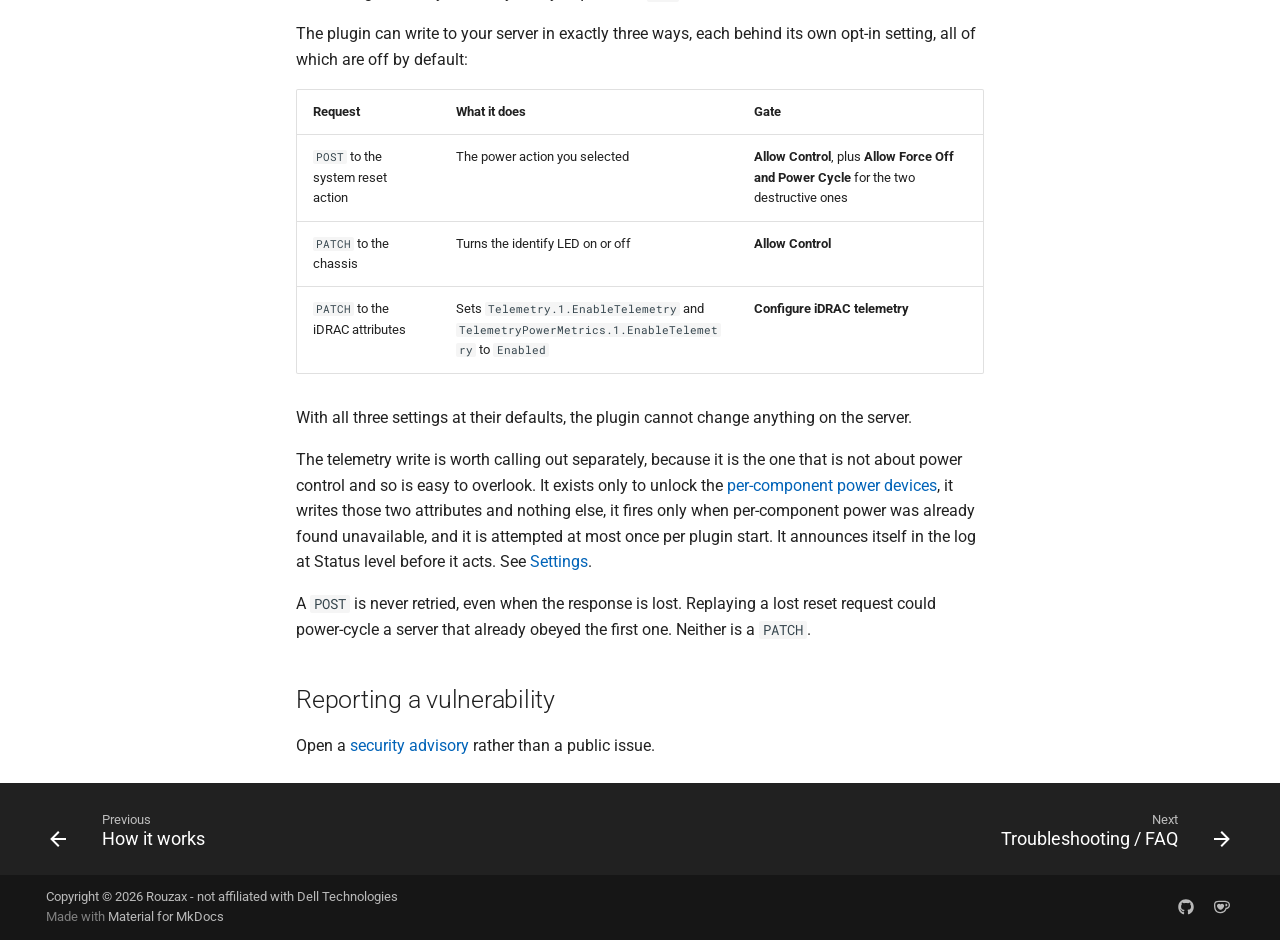
<file: security/index.html>
<!doctype html>
<html lang="en" class="no-js">
  <head>
    
      <meta charset="utf-8">
      <meta name="viewport" content="width=device-width,initial-scale=1">
      
        <meta name="description" content="A read-only-by-default Domoticz plugin for Dell PowerEdge servers: temperatures, fans, power, utilization, storage and health read from the iDRAC over Redfish, with opt-in power control.">
      
      
        <meta name="author" content="Rouzax">
      
      
        <link rel="canonical" href="https://rouzax.github.io/dell-idrac-domoticz-plugin/security/">
      
      
        <link rel="prev" href="../internals/">
      
      
        <link rel="next" href="../faq/">
      
      
        
      
      
      <link rel="icon" href="../assets/favicon.svg">
      <meta name="generator" content="mkdocs-1.6.1, mkdocs-material-9.7.7">
    
    
      
        <title>Security - Dell iDRAC Monitor for Domoticz</title>
      
    
    
      <link rel="stylesheet" href="../assets/stylesheets/main.ec1eaa64.min.css">
      
        
        <link rel="stylesheet" href="../assets/stylesheets/palette.ab4e12ef.min.css">
      
      


    
    
      
    
    
      
        
        
        <link rel="preconnect" href="https://fonts.gstatic.com" crossorigin>
        <link rel="stylesheet" href="https://fonts.googleapis.com/css?family=Roboto:300,300i,400,400i,700,700i%7CRoboto+Mono:400,400i,700,700i&display=fallback">
        <style>:root{--md-text-font:"Roboto";--md-code-font:"Roboto Mono"}</style>
      
    
    
      <link rel="stylesheet" href="../stylesheets/extra.css">
    
    <script>__md_scope=new URL("..",location),__md_hash=e=>[...e].reduce(((e,_)=>(e<<5)-e+_.charCodeAt(0)),0),__md_get=(e,_=localStorage,t=__md_scope)=>JSON.parse(_.getItem(t.pathname+"."+e)),__md_set=(e,_,t=localStorage,a=__md_scope)=>{try{t.setItem(a.pathname+"."+e,JSON.stringify(_))}catch(e){}}</script>
    
      

    
    
  </head>
  
  
    
    
      
    
    
    
    
    <body dir="ltr" data-md-color-scheme="default" data-md-color-primary="indigo" data-md-color-accent="indigo">
  
    
    <input class="md-toggle" data-md-toggle="drawer" type="checkbox" id="__drawer" autocomplete="off">
    <input class="md-toggle" data-md-toggle="search" type="checkbox" id="__search" autocomplete="off">
    <label class="md-overlay" for="__drawer"></label>
    <div data-md-component="skip">
      
        
        <a href="#security" class="md-skip">
          Skip to content
        </a>
      
    </div>
    <div data-md-component="announce">
      
    </div>
    
    
      

  

<header class="md-header md-header--shadow" data-md-component="header">
  <nav class="md-header__inner md-grid" aria-label="Header">
    <a href=".." title="Dell iDRAC Monitor for Domoticz" class="md-header__button md-logo" aria-label="Dell iDRAC Monitor for Domoticz" data-md-component="logo">
      
  
  <svg xmlns="http://www.w3.org/2000/svg" viewBox="0 0 24 24"><path d="M4 1h16a1 1 0 0 1 1 1v4a1 1 0 0 1-1 1H4a1 1 0 0 1-1-1V2a1 1 0 0 1 1-1m0 8h16a1 1 0 0 1 1 1v4a1 1 0 0 1-1 1H4a1 1 0 0 1-1-1v-4a1 1 0 0 1 1-1m0 8h16a1 1 0 0 1 1 1v4a1 1 0 0 1-1 1H4a1 1 0 0 1-1-1v-4a1 1 0 0 1 1-1M9 5h1V3H9zm0 8h1v-2H9zm0 8h1v-2H9zM5 3v2h2V3zm0 8v2h2v-2zm0 8v2h2v-2z"/></svg>

    </a>
    <label class="md-header__button md-icon" for="__drawer">
      
      <svg xmlns="http://www.w3.org/2000/svg" viewBox="0 0 24 24"><path d="M3 6h18v2H3zm0 5h18v2H3zm0 5h18v2H3z"/></svg>
    </label>
    <div class="md-header__title" data-md-component="header-title">
      <div class="md-header__ellipsis">
        <div class="md-header__topic">
          <span class="md-ellipsis">
            Dell iDRAC Monitor for Domoticz
          </span>
        </div>
        <div class="md-header__topic" data-md-component="header-topic">
          <span class="md-ellipsis">
            
              Security
            
          </span>
        </div>
      </div>
    </div>
    
      
        <form class="md-header__option" data-md-component="palette">
  
    
    
    
    <input class="md-option" data-md-color-media="(prefers-color-scheme)" data-md-color-scheme="default" data-md-color-primary="indigo" data-md-color-accent="indigo"  aria-label="Switch to light mode"  type="radio" name="__palette" id="__palette_0">
    
      <label class="md-header__button md-icon" title="Switch to light mode" for="__palette_1" hidden>
        <svg xmlns="http://www.w3.org/2000/svg" viewBox="0 0 24 24"><path d="m14.3 16-.7-2h-3.2l-.7 2H7.8L11 7h2l3.2 9zM20 8.69V4h-4.69L12 .69 8.69 4H4v4.69L.69 12 4 15.31V20h4.69L12 23.31 15.31 20H20v-4.69L23.31 12zm-9.15 3.96h2.3L12 9z"/></svg>
      </label>
    
  
    
    
    
    <input class="md-option" data-md-color-media="(prefers-color-scheme: light)" data-md-color-scheme="default" data-md-color-primary="custom" data-md-color-accent="custom"  aria-label="Switch to dark mode"  type="radio" name="__palette" id="__palette_1">
    
      <label class="md-header__button md-icon" title="Switch to dark mode" for="__palette_2" hidden>
        <svg xmlns="http://www.w3.org/2000/svg" viewBox="0 0 24 24"><path d="M12 8a4 4 0 0 0-4 4 4 4 0 0 0 4 4 4 4 0 0 0 4-4 4 4 0 0 0-4-4m0 10a6 6 0 0 1-6-6 6 6 0 0 1 6-6 6 6 0 0 1 6 6 6 6 0 0 1-6 6m8-9.31V4h-4.69L12 .69 8.69 4H4v4.69L.69 12 4 15.31V20h4.69L12 23.31 15.31 20H20v-4.69L23.31 12z"/></svg>
      </label>
    
  
    
    
    
    <input class="md-option" data-md-color-media="(prefers-color-scheme: dark)" data-md-color-scheme="slate" data-md-color-primary="custom" data-md-color-accent="custom"  aria-label="Switch to system preference"  type="radio" name="__palette" id="__palette_2">
    
      <label class="md-header__button md-icon" title="Switch to system preference" for="__palette_0" hidden>
        <svg xmlns="http://www.w3.org/2000/svg" viewBox="0 0 24 24"><path d="M12 18c-.89 0-1.74-.2-2.5-.55C11.56 16.5 13 14.42 13 12s-1.44-4.5-3.5-5.45C10.26 6.2 11.11 6 12 6a6 6 0 0 1 6 6 6 6 0 0 1-6 6m8-9.31V4h-4.69L12 .69 8.69 4H4v4.69L.69 12 4 15.31V20h4.69L12 23.31 15.31 20H20v-4.69L23.31 12z"/></svg>
      </label>
    
  
</form>
      
    
    
      <script>var palette=__md_get("__palette");if(palette&&palette.color){if("(prefers-color-scheme)"===palette.color.media){var media=matchMedia("(prefers-color-scheme: light)"),input=document.querySelector(media.matches?"[data-md-color-media='(prefers-color-scheme: light)']":"[data-md-color-media='(prefers-color-scheme: dark)']");palette.color.media=input.getAttribute("data-md-color-media"),palette.color.scheme=input.getAttribute("data-md-color-scheme"),palette.color.primary=input.getAttribute("data-md-color-primary"),palette.color.accent=input.getAttribute("data-md-color-accent")}for(var[key,value]of Object.entries(palette.color))document.body.setAttribute("data-md-color-"+key,value)}</script>
    
    
    
      
      
        <label class="md-header__button md-icon" for="__search">
          
          <svg xmlns="http://www.w3.org/2000/svg" viewBox="0 0 24 24"><path d="M9.5 3A6.5 6.5 0 0 1 16 9.5c0 1.61-.59 3.09-1.56 4.23l.27.27h.79l5 5-1.5 1.5-5-5v-.79l-.27-.27A6.52 6.52 0 0 1 9.5 16 6.5 6.5 0 0 1 3 9.5 6.5 6.5 0 0 1 9.5 3m0 2C7 5 5 7 5 9.5S7 14 9.5 14 14 12 14 9.5 12 5 9.5 5"/></svg>
        </label>
        <div class="md-search" data-md-component="search" role="dialog">
  <label class="md-search__overlay" for="__search"></label>
  <div class="md-search__inner" role="search">
    <form class="md-search__form" name="search">
      <input type="text" class="md-search__input" name="query" aria-label="Search" placeholder="Search" autocapitalize="off" autocorrect="off" autocomplete="off" spellcheck="false" data-md-component="search-query" required>
      <label class="md-search__icon md-icon" for="__search">
        
        <svg xmlns="http://www.w3.org/2000/svg" viewBox="0 0 24 24"><path d="M9.5 3A6.5 6.5 0 0 1 16 9.5c0 1.61-.59 3.09-1.56 4.23l.27.27h.79l5 5-1.5 1.5-5-5v-.79l-.27-.27A6.52 6.52 0 0 1 9.5 16 6.5 6.5 0 0 1 3 9.5 6.5 6.5 0 0 1 9.5 3m0 2C7 5 5 7 5 9.5S7 14 9.5 14 14 12 14 9.5 12 5 9.5 5"/></svg>
        
        <svg xmlns="http://www.w3.org/2000/svg" viewBox="0 0 24 24"><path d="M20 11v2H8l5.5 5.5-1.42 1.42L4.16 12l7.92-7.92L13.5 5.5 8 11z"/></svg>
      </label>
      <nav class="md-search__options" aria-label="Search">
        
        <button type="reset" class="md-search__icon md-icon" title="Clear" aria-label="Clear" tabindex="-1">
          
          <svg xmlns="http://www.w3.org/2000/svg" viewBox="0 0 24 24"><path d="M19 6.41 17.59 5 12 10.59 6.41 5 5 6.41 10.59 12 5 17.59 6.41 19 12 13.41 17.59 19 19 17.59 13.41 12z"/></svg>
        </button>
      </nav>
      
        <div class="md-search__suggest" data-md-component="search-suggest"></div>
      
    </form>
    <div class="md-search__output">
      <div class="md-search__scrollwrap" tabindex="0" data-md-scrollfix>
        <div class="md-search-result" data-md-component="search-result">
          <div class="md-search-result__meta">
            Initializing search
          </div>
          <ol class="md-search-result__list" role="presentation"></ol>
        </div>
      </div>
    </div>
  </div>
</div>
      
    
    
      <div class="md-header__source">
        <a href="https://github.com/Rouzax/dell-idrac-domoticz-plugin" title="Go to repository" class="md-source" data-md-component="source">
  <div class="md-source__icon md-icon">
    
    <svg xmlns="http://www.w3.org/2000/svg" viewBox="0 0 512 512"><!--! Font Awesome Free 7.1.0 by @fontawesome - https://fontawesome.com License - https://fontawesome.com/license/free (Icons: CC BY 4.0, Fonts: SIL OFL 1.1, Code: MIT License) Copyright 2025 Fonticons, Inc.--><path d="M173.9 397.4c0 2-2.3 3.6-5.2 3.6-3.3.3-5.6-1.3-5.6-3.6 0-2 2.3-3.6 5.2-3.6 3-.3 5.6 1.3 5.6 3.6m-31.1-4.5c-.7 2 1.3 4.3 4.3 4.9 2.6 1 5.6 0 6.2-2s-1.3-4.3-4.3-5.2c-2.6-.7-5.5.3-6.2 2.3m44.2-1.7c-2.9.7-4.9 2.6-4.6 4.9.3 2 2.9 3.3 5.9 2.6 2.9-.7 4.9-2.6 4.6-4.6-.3-1.9-3-3.2-5.9-2.9M252.8 8C114.1 8 8 113.3 8 252c0 110.9 69.8 205.8 169.5 239.2 12.8 2.3 17.3-5.6 17.3-12.1 0-6.2-.3-40.4-.3-61.4 0 0-70 15-84.7-29.8 0 0-11.4-29.1-27.8-36.6 0 0-22.9-15.7 1.6-15.4 0 0 24.9 2 38.6 25.8 21.9 38.6 58.6 27.5 72.9 20.9 2.3-16 8.8-27.1 16-33.7-55.9-6.2-112.3-14.3-112.3-110.5 0-27.5 7.6-41.3 23.6-58.9-2.6-6.5-11.1-33.3 2.6-67.9 20.9-6.5 69 27 69 27 20-5.6 41.5-8.5 62.8-8.5s42.8 2.9 62.8 8.5c0 0 48.1-33.6 69-27 13.7 34.7 5.2 61.4 2.6 67.9 16 17.7 25.8 31.5 25.8 58.9 0 96.5-58.9 104.2-114.8 110.5 9.2 7.9 17 22.9 17 46.4 0 33.7-.3 75.4-.3 83.6 0 6.5 4.6 14.4 17.3 12.1C436.2 457.8 504 362.9 504 252 504 113.3 391.5 8 252.8 8M105.2 352.9c-1.3 1-1 3.3.7 5.2 1.6 1.6 3.9 2.3 5.2 1 1.3-1 1-3.3-.7-5.2-1.6-1.6-3.9-2.3-5.2-1m-10.8-8.1c-.7 1.3.3 2.9 2.3 3.9 1.6 1 3.6.7 4.3-.7.7-1.3-.3-2.9-2.3-3.9-2-.6-3.6-.3-4.3.7m32.4 35.6c-1.6 1.3-1 4.3 1.3 6.2 2.3 2.3 5.2 2.6 6.5 1 1.3-1.3.7-4.3-1.3-6.2-2.2-2.3-5.2-2.6-6.5-1m-11.4-14.7c-1.6 1-1.6 3.6 0 5.9s4.3 3.3 5.6 2.3c1.6-1.3 1.6-3.9 0-6.2-1.4-2.3-4-3.3-5.6-2"/></svg>
  </div>
  <div class="md-source__repository">
    Rouzax/dell-idrac-domoticz-plugin
  </div>
</a>
      </div>
    
  </nav>
  
</header>
    
    <div class="md-container" data-md-component="container">
      
      
        
          
        
      
      <main class="md-main" data-md-component="main">
        <div class="md-main__inner md-grid">
          
            
              
              <div class="md-sidebar md-sidebar--primary" data-md-component="sidebar" data-md-type="navigation" >
                <div class="md-sidebar__scrollwrap">
                  <div class="md-sidebar__inner">
                    



<nav class="md-nav md-nav--primary" aria-label="Navigation" data-md-level="0">
  <label class="md-nav__title" for="__drawer">
    <a href=".." title="Dell iDRAC Monitor for Domoticz" class="md-nav__button md-logo" aria-label="Dell iDRAC Monitor for Domoticz" data-md-component="logo">
      
  
  <svg xmlns="http://www.w3.org/2000/svg" viewBox="0 0 24 24"><path d="M4 1h16a1 1 0 0 1 1 1v4a1 1 0 0 1-1 1H4a1 1 0 0 1-1-1V2a1 1 0 0 1 1-1m0 8h16a1 1 0 0 1 1 1v4a1 1 0 0 1-1 1H4a1 1 0 0 1-1-1v-4a1 1 0 0 1 1-1m0 8h16a1 1 0 0 1 1 1v4a1 1 0 0 1-1 1H4a1 1 0 0 1-1-1v-4a1 1 0 0 1 1-1M9 5h1V3H9zm0 8h1v-2H9zm0 8h1v-2H9zM5 3v2h2V3zm0 8v2h2v-2zm0 8v2h2v-2z"/></svg>

    </a>
    Dell iDRAC Monitor for Domoticz
  </label>
  
    <div class="md-nav__source">
      <a href="https://github.com/Rouzax/dell-idrac-domoticz-plugin" title="Go to repository" class="md-source" data-md-component="source">
  <div class="md-source__icon md-icon">
    
    <svg xmlns="http://www.w3.org/2000/svg" viewBox="0 0 512 512"><!--! Font Awesome Free 7.1.0 by @fontawesome - https://fontawesome.com License - https://fontawesome.com/license/free (Icons: CC BY 4.0, Fonts: SIL OFL 1.1, Code: MIT License) Copyright 2025 Fonticons, Inc.--><path d="M173.9 397.4c0 2-2.3 3.6-5.2 3.6-3.3.3-5.6-1.3-5.6-3.6 0-2 2.3-3.6 5.2-3.6 3-.3 5.6 1.3 5.6 3.6m-31.1-4.5c-.7 2 1.3 4.3 4.3 4.9 2.6 1 5.6 0 6.2-2s-1.3-4.3-4.3-5.2c-2.6-.7-5.5.3-6.2 2.3m44.2-1.7c-2.9.7-4.9 2.6-4.6 4.9.3 2 2.9 3.3 5.9 2.6 2.9-.7 4.9-2.6 4.6-4.6-.3-1.9-3-3.2-5.9-2.9M252.8 8C114.1 8 8 113.3 8 252c0 110.9 69.8 205.8 169.5 239.2 12.8 2.3 17.3-5.6 17.3-12.1 0-6.2-.3-40.4-.3-61.4 0 0-70 15-84.7-29.8 0 0-11.4-29.1-27.8-36.6 0 0-22.9-15.7 1.6-15.4 0 0 24.9 2 38.6 25.8 21.9 38.6 58.6 27.5 72.9 20.9 2.3-16 8.8-27.1 16-33.7-55.9-6.2-112.3-14.3-112.3-110.5 0-27.5 7.6-41.3 23.6-58.9-2.6-6.5-11.1-33.3 2.6-67.9 20.9-6.5 69 27 69 27 20-5.6 41.5-8.5 62.8-8.5s42.8 2.9 62.8 8.5c0 0 48.1-33.6 69-27 13.7 34.7 5.2 61.4 2.6 67.9 16 17.7 25.8 31.5 25.8 58.9 0 96.5-58.9 104.2-114.8 110.5 9.2 7.9 17 22.9 17 46.4 0 33.7-.3 75.4-.3 83.6 0 6.5 4.6 14.4 17.3 12.1C436.2 457.8 504 362.9 504 252 504 113.3 391.5 8 252.8 8M105.2 352.9c-1.3 1-1 3.3.7 5.2 1.6 1.6 3.9 2.3 5.2 1 1.3-1 1-3.3-.7-5.2-1.6-1.6-3.9-2.3-5.2-1m-10.8-8.1c-.7 1.3.3 2.9 2.3 3.9 1.6 1 3.6.7 4.3-.7.7-1.3-.3-2.9-2.3-3.9-2-.6-3.6-.3-4.3.7m32.4 35.6c-1.6 1.3-1 4.3 1.3 6.2 2.3 2.3 5.2 2.6 6.5 1 1.3-1.3.7-4.3-1.3-6.2-2.2-2.3-5.2-2.6-6.5-1m-11.4-14.7c-1.6 1-1.6 3.6 0 5.9s4.3 3.3 5.6 2.3c1.6-1.3 1.6-3.9 0-6.2-1.4-2.3-4-3.3-5.6-2"/></svg>
  </div>
  <div class="md-source__repository">
    Rouzax/dell-idrac-domoticz-plugin
  </div>
</a>
    </div>
  
  <ul class="md-nav__list" data-md-scrollfix>
    
      
      
  
  
  
  
    <li class="md-nav__item">
      <a href=".." class="md-nav__link">
        
  
  
  <span class="md-ellipsis">
    
  
    Home
  

    
  </span>
  
  

      </a>
    </li>
  

    
      
      
  
  
  
  
    <li class="md-nav__item">
      <a href="../install/" class="md-nav__link">
        
  
  
  <span class="md-ellipsis">
    
  
    Installation
  

    
  </span>
  
  

      </a>
    </li>
  

    
      
      
  
  
  
  
    <li class="md-nav__item">
      <a href="../settings/" class="md-nav__link">
        
  
  
  <span class="md-ellipsis">
    
  
    Settings
  

    
  </span>
  
  

      </a>
    </li>
  

    
      
      
  
  
  
  
    <li class="md-nav__item">
      <a href="../devices/" class="md-nav__link">
        
  
  
  <span class="md-ellipsis">
    
  
    Monitoring devices
  

    
  </span>
  
  

      </a>
    </li>
  

    
      
      
  
  
  
  
    <li class="md-nav__item">
      <a href="../control/" class="md-nav__link">
        
  
  
  <span class="md-ellipsis">
    
  
    Power control
  

    
  </span>
  
  

      </a>
    </li>
  

    
      
      
  
  
  
  
    <li class="md-nav__item">
      <a href="../internals/" class="md-nav__link">
        
  
  
  <span class="md-ellipsis">
    
  
    How it works
  

    
  </span>
  
  

      </a>
    </li>
  

    
      
      
  
  
    
  
  
  
    <li class="md-nav__item md-nav__item--active">
      
      <input class="md-nav__toggle md-toggle" type="checkbox" id="__toc">
      
      
        
      
      
        <label class="md-nav__link md-nav__link--active" for="__toc">
          
  
  
  <span class="md-ellipsis">
    
  
    Security
  

    
  </span>
  
  

          <span class="md-nav__icon md-icon"></span>
        </label>
      
      <a href="./" class="md-nav__link md-nav__link--active">
        
  
  
  <span class="md-ellipsis">
    
  
    Security
  

    
  </span>
  
  

      </a>
      
        

<nav class="md-nav md-nav--secondary" aria-label="Table of contents">
  
  
  
    
  
  
    <label class="md-nav__title" for="__toc">
      <span class="md-nav__icon md-icon"></span>
      Table of contents
    </label>
    <ul class="md-nav__list" data-md-component="toc" data-md-scrollfix>
      
        <li class="md-nav__item">
  <a href="#the-idrac-password-is-stored-in-cleartext" class="md-nav__link">
    <span class="md-ellipsis">
      
        The iDRAC password is stored in cleartext
      
    </span>
  </a>
  
</li>
      
        <li class="md-nav__item">
  <a href="#the-password-never-reaches-the-log" class="md-nav__link">
    <span class="md-ellipsis">
      
        The password never reaches the log
      
    </span>
  </a>
  
</li>
      
        <li class="md-nav__item">
  <a href="#tls-verification-is-off-by-default" class="md-nav__link">
    <span class="md-ellipsis">
      
        TLS verification is off by default
      
    </span>
  </a>
  
</li>
      
        <li class="md-nav__item">
  <a href="#what-the-plugin-sends-and-where" class="md-nav__link">
    <span class="md-ellipsis">
      
        What the plugin sends and where
      
    </span>
  </a>
  
</li>
      
        <li class="md-nav__item">
  <a href="#what-it-reads-and-writes" class="md-nav__link">
    <span class="md-ellipsis">
      
        What it reads and writes
      
    </span>
  </a>
  
</li>
      
        <li class="md-nav__item">
  <a href="#reporting-a-vulnerability" class="md-nav__link">
    <span class="md-ellipsis">
      
        Reporting a vulnerability
      
    </span>
  </a>
  
</li>
      
    </ul>
  
</nav>
      
    </li>
  

    
      
      
  
  
  
  
    <li class="md-nav__item">
      <a href="../faq/" class="md-nav__link">
        
  
  
  <span class="md-ellipsis">
    
  
    Troubleshooting / FAQ
  

    
  </span>
  
  

      </a>
    </li>
  

    
      
      
  
  
  
  
    <li class="md-nav__item">
      <a href="../about/" class="md-nav__link">
        
  
  
  <span class="md-ellipsis">
    
  
    About
  

    
  </span>
  
  

      </a>
    </li>
  

    
  </ul>
</nav>
                  </div>
                </div>
              </div>
            
            
              
              <div class="md-sidebar md-sidebar--secondary" data-md-component="sidebar" data-md-type="toc" >
                <div class="md-sidebar__scrollwrap">
                  <div class="md-sidebar__inner">
                    

<nav class="md-nav md-nav--secondary" aria-label="Table of contents">
  
  
  
    
  
  
    <label class="md-nav__title" for="__toc">
      <span class="md-nav__icon md-icon"></span>
      Table of contents
    </label>
    <ul class="md-nav__list" data-md-component="toc" data-md-scrollfix>
      
        <li class="md-nav__item">
  <a href="#the-idrac-password-is-stored-in-cleartext" class="md-nav__link">
    <span class="md-ellipsis">
      
        The iDRAC password is stored in cleartext
      
    </span>
  </a>
  
</li>
      
        <li class="md-nav__item">
  <a href="#the-password-never-reaches-the-log" class="md-nav__link">
    <span class="md-ellipsis">
      
        The password never reaches the log
      
    </span>
  </a>
  
</li>
      
        <li class="md-nav__item">
  <a href="#tls-verification-is-off-by-default" class="md-nav__link">
    <span class="md-ellipsis">
      
        TLS verification is off by default
      
    </span>
  </a>
  
</li>
      
        <li class="md-nav__item">
  <a href="#what-the-plugin-sends-and-where" class="md-nav__link">
    <span class="md-ellipsis">
      
        What the plugin sends and where
      
    </span>
  </a>
  
</li>
      
        <li class="md-nav__item">
  <a href="#what-it-reads-and-writes" class="md-nav__link">
    <span class="md-ellipsis">
      
        What it reads and writes
      
    </span>
  </a>
  
</li>
      
        <li class="md-nav__item">
  <a href="#reporting-a-vulnerability" class="md-nav__link">
    <span class="md-ellipsis">
      
        Reporting a vulnerability
      
    </span>
  </a>
  
</li>
      
    </ul>
  
</nav>
                  </div>
                </div>
              </div>
            
          
          
            <div class="md-content" data-md-component="content">
              
              <article class="md-content__inner md-typeset">
                
                  


  
  


<h1 id="security">Security<a class="headerlink" href="#security" title="Permanent link">&para;</a></h1>
<h2 id="the-idrac-password-is-stored-in-cleartext">The iDRAC password is stored in cleartext<a class="headerlink" href="#the-idrac-password-is-stored-in-cleartext" title="Permanent link">&para;</a></h2>
<p>Domoticz stores hardware credentials in its database as plain text. This is how Domoticz works generally, not a choice this plugin made, and no plugin can opt out of it.</p>
<p>What follows from that:</p>
<ul>
<li><strong>Treat your Domoticz database and its backups as secrets.</strong> Anyone who can read <code>domoticz.db</code> can read the iDRAC password.</li>
<li><strong>Use a dedicated iDRAC account, not <code>root</code>.</strong> A read-only account is enough for everything on the <a href="../devices/">Monitoring devices</a> page. Only <a href="../control/">power control</a> needs more.</li>
<li><strong>Do not reuse the password anywhere else.</strong></li>
</ul>
<h2 id="the-password-never-reaches-the-log">The password never reaches the log<a class="headerlink" href="#the-password-never-reaches-the-log" title="Permanent link">&para;</a></h2>
<p>The plugin never logs the password at any debug level, including <code>Verbose</code>. Every message that can reach a log passes through a redaction step first, so a password that appears inside an exception string, a URL or an authorization header is replaced before the message is written.</p>
<p>This is verified rather than assumed: a full run at <code>Verbose</code> produced zero occurrences of the password anywhere in the Domoticz log.</p>
<h2 id="tls-verification-is-off-by-default">TLS verification is off by default<a class="headerlink" href="#tls-verification-is-off-by-default" title="Permanent link">&para;</a></h2>
<p>An iDRAC ships with a self-signed certificate, so certificate verification fails on a stock machine. The plugin therefore defaults <strong>Verify TLS certificate</strong> to off.</p>
<div class="admonition warning">
<p class="admonition-title">What 'off' actually means</p>
<p>The connection is still <strong>encrypted</strong>, so a passive observer on your network cannot read the password or the data. It is <strong>not authenticated</strong>, so an attacker who can redirect traffic could impersonate the iDRAC and collect the credentials you send it.</p>
</div>
<p>If you have installed a certificate that the machine running Domoticz trusts, turn verification on. That is the better configuration and it is one checkbox.</p>
<h2 id="what-the-plugin-sends-and-where">What the plugin sends and where<a class="headerlink" href="#what-the-plugin-sends-and-where" title="Permanent link">&para;</a></h2>
<p>The plugin talks to two hosts:</p>
<ul>
<li><strong>The iDRAC</strong>, at the address you configure, for everything it monitors and controls. It uses HTTP Basic authentication over HTTPS, which is what Dell's own tooling does.</li>
<li><strong><code>api.github.com</code></strong>, once a day, for the <a href="../settings/#update-check">update check</a>. It reads the public list of this plugin's releases over HTTPS and sends nothing about your server: no address, no credentials, no hardware details. The only identifying detail in the request is the plugin's own version, in its User-Agent header. Set <strong>Update check</strong> to <code>Off</code> and this connection is never made.</li>
</ul>
<p>There is no telemetry back to anyone and no other third-party service. On an isolated management network where Domoticz cannot reach the internet, either set <strong>Update check</strong> to <code>Off</code> or leave it: a check that cannot connect is noted only in the debug log and retried a day later, and monitoring is not affected.</p>
<h2 id="what-it-reads-and-writes">What it reads and writes<a class="headerlink" href="#what-it-reads-and-writes" title="Permanent link">&para;</a></h2>
<p>Monitoring is entirely read-only: every request is a <code>GET</code>.</p>
<p>The plugin can write to your server in exactly three ways, each behind its own opt-in setting, all of which are off by default:</p>
<table>
<thead>
<tr>
<th>Request</th>
<th>What it does</th>
<th>Gate</th>
</tr>
</thead>
<tbody>
<tr>
<td><code>POST</code> to the system reset action</td>
<td>The power action you selected</td>
<td><strong>Allow Control</strong>, plus <strong>Allow Force Off and Power Cycle</strong> for the two destructive ones</td>
</tr>
<tr>
<td><code>PATCH</code> to the chassis</td>
<td>Turns the identify LED on or off</td>
<td><strong>Allow Control</strong></td>
</tr>
<tr>
<td><code>PATCH</code> to the iDRAC attributes</td>
<td>Sets <code>Telemetry.1.EnableTelemetry</code> and <code>TelemetryPowerMetrics.1.EnableTelemetry</code> to <code>Enabled</code></td>
<td><strong>Configure iDRAC telemetry</strong></td>
</tr>
</tbody>
</table>
<p>With all three settings at their defaults, the plugin cannot change anything on the server.</p>
<p>The telemetry write is worth calling out separately, because it is the one that is not about power control and so is easy to overlook. It exists only to unlock the <a href="../devices/#per-component-power-needs-a-licence">per-component power devices</a>, it writes those two attributes and nothing else, it fires only when per-component power was already found unavailable, and it is attempted at most once per plugin start. It announces itself in the log at Status level before it acts. See <a href="../settings/#configure-idrac-telemetry">Settings</a>.</p>
<p>A <code>POST</code> is never retried, even when the response is lost. Replaying a lost reset request could power-cycle a server that already obeyed the first one. Neither is a <code>PATCH</code>.</p>
<h2 id="reporting-a-vulnerability">Reporting a vulnerability<a class="headerlink" href="#reporting-a-vulnerability" title="Permanent link">&para;</a></h2>
<p>Open a <a href="https://github.com/Rouzax/dell-idrac-domoticz-plugin/security/advisories/new">security advisory</a> rather than a public issue.</p>












                
              </article>
            </div>
          
          
<script>var target=document.getElementById(location.hash.slice(1));target&&target.name&&(target.checked=target.name.startsWith("__tabbed_"))</script>
        </div>
        
          <button type="button" class="md-top md-icon" data-md-component="top" hidden>
  
  <svg xmlns="http://www.w3.org/2000/svg" viewBox="0 0 24 24"><path d="M13 20h-2V8l-5.5 5.5-1.42-1.42L12 4.16l7.92 7.92-1.42 1.42L13 8z"/></svg>
  Back to top
</button>
        
      </main>
      
        <footer class="md-footer">
  
    
      
      <nav class="md-footer__inner md-grid" aria-label="Footer" >
        
          
          <a href="../internals/" class="md-footer__link md-footer__link--prev" aria-label="Previous: How it works">
            <div class="md-footer__button md-icon">
              
              <svg xmlns="http://www.w3.org/2000/svg" viewBox="0 0 24 24"><path d="M20 11v2H8l5.5 5.5-1.42 1.42L4.16 12l7.92-7.92L13.5 5.5 8 11z"/></svg>
            </div>
            <div class="md-footer__title">
              <span class="md-footer__direction">
                Previous
              </span>
              <div class="md-ellipsis">
                How it works
              </div>
            </div>
          </a>
        
        
          
          <a href="../faq/" class="md-footer__link md-footer__link--next" aria-label="Next: Troubleshooting / FAQ">
            <div class="md-footer__title">
              <span class="md-footer__direction">
                Next
              </span>
              <div class="md-ellipsis">
                Troubleshooting / FAQ
              </div>
            </div>
            <div class="md-footer__button md-icon">
              
              <svg xmlns="http://www.w3.org/2000/svg" viewBox="0 0 24 24"><path d="M4 11v2h12l-5.5 5.5 1.42 1.42L19.84 12l-7.92-7.92L10.5 5.5 16 11z"/></svg>
            </div>
          </a>
        
      </nav>
    
  
  <div class="md-footer-meta md-typeset">
    <div class="md-footer-meta__inner md-grid">
      <div class="md-copyright">
  
    <div class="md-copyright__highlight">
      Copyright &copy; 2026 Rouzax - not affiliated with Dell Technologies
    </div>
  
  
    Made with
    <a href="https://squidfunk.github.io/mkdocs-material/" target="_blank" rel="noopener">
      Material for MkDocs
    </a>
  
</div>
      
        
<div class="md-social">
  
    
    
    
    
    <a href="https://github.com/Rouzax/dell-idrac-domoticz-plugin" target="_blank" rel="noopener" title="Dell iDRAC Monitor on GitHub" class="md-social__link">
      <svg xmlns="http://www.w3.org/2000/svg" viewBox="0 0 512 512"><!--! Font Awesome Free 7.1.0 by @fontawesome - https://fontawesome.com License - https://fontawesome.com/license/free (Icons: CC BY 4.0, Fonts: SIL OFL 1.1, Code: MIT License) Copyright 2025 Fonticons, Inc.--><path d="M173.9 397.4c0 2-2.3 3.6-5.2 3.6-3.3.3-5.6-1.3-5.6-3.6 0-2 2.3-3.6 5.2-3.6 3-.3 5.6 1.3 5.6 3.6m-31.1-4.5c-.7 2 1.3 4.3 4.3 4.9 2.6 1 5.6 0 6.2-2s-1.3-4.3-4.3-5.2c-2.6-.7-5.5.3-6.2 2.3m44.2-1.7c-2.9.7-4.9 2.6-4.6 4.9.3 2 2.9 3.3 5.9 2.6 2.9-.7 4.9-2.6 4.6-4.6-.3-1.9-3-3.2-5.9-2.9M252.8 8C114.1 8 8 113.3 8 252c0 110.9 69.8 205.8 169.5 239.2 12.8 2.3 17.3-5.6 17.3-12.1 0-6.2-.3-40.4-.3-61.4 0 0-70 15-84.7-29.8 0 0-11.4-29.1-27.8-36.6 0 0-22.9-15.7 1.6-15.4 0 0 24.9 2 38.6 25.8 21.9 38.6 58.6 27.5 72.9 20.9 2.3-16 8.8-27.1 16-33.7-55.9-6.2-112.3-14.3-112.3-110.5 0-27.5 7.6-41.3 23.6-58.9-2.6-6.5-11.1-33.3 2.6-67.9 20.9-6.5 69 27 69 27 20-5.6 41.5-8.5 62.8-8.5s42.8 2.9 62.8 8.5c0 0 48.1-33.6 69-27 13.7 34.7 5.2 61.4 2.6 67.9 16 17.7 25.8 31.5 25.8 58.9 0 96.5-58.9 104.2-114.8 110.5 9.2 7.9 17 22.9 17 46.4 0 33.7-.3 75.4-.3 83.6 0 6.5 4.6 14.4 17.3 12.1C436.2 457.8 504 362.9 504 252 504 113.3 391.5 8 252.8 8M105.2 352.9c-1.3 1-1 3.3.7 5.2 1.6 1.6 3.9 2.3 5.2 1 1.3-1 1-3.3-.7-5.2-1.6-1.6-3.9-2.3-5.2-1m-10.8-8.1c-.7 1.3.3 2.9 2.3 3.9 1.6 1 3.6.7 4.3-.7.7-1.3-.3-2.9-2.3-3.9-2-.6-3.6-.3-4.3.7m32.4 35.6c-1.6 1.3-1 4.3 1.3 6.2 2.3 2.3 5.2 2.6 6.5 1 1.3-1.3.7-4.3-1.3-6.2-2.2-2.3-5.2-2.6-6.5-1m-11.4-14.7c-1.6 1-1.6 3.6 0 5.9s4.3 3.3 5.6 2.3c1.6-1.3 1.6-3.9 0-6.2-1.4-2.3-4-3.3-5.6-2"/></svg>
    </a>
  
    
    
    
    
    <a href="https://ko-fi.com/O0W221GBUG" target="_blank" rel="noopener" title="Support Dell iDRAC Monitor on Ko-fi" class="md-social__link">
      <svg xmlns="http://www.w3.org/2000/svg" viewBox="0 0 24 24"><path d="M11.351 2.715c-2.7 0-4.986.025-6.83.26C2.078 3.285 0 5.154 0 8.61c0 3.506.182 6.13 1.585 8.493 1.584 2.701 4.233 4.182 7.662 4.182h.83c4.209 0 6.494-2.234 7.637-4a9.5 9.5 0 0 0 1.091-2.338C21.792 14.688 24 12.22 24 9.208v-.415c0-3.247-2.13-5.507-5.792-5.87-1.558-.156-2.65-.208-6.857-.208m0 1.947c4.208 0 5.09.052 6.571.182 2.624.311 4.13 1.584 4.13 4v.39c0 2.156-1.792 3.844-3.87 3.844h-.935l-.156.649c-.208 1.013-.597 1.818-1.039 2.546-.909 1.428-2.545 3.064-5.922 3.064h-.805c-2.571 0-4.831-.883-6.078-3.195-1.09-2-1.298-4.155-1.298-7.506 0-2.181.857-3.402 3.012-3.714 1.533-.233 3.559-.26 6.39-.26m6.547 2.287c-.416 0-.65.234-.65.546v2.935c0 .311.234.545.65.545 1.324 0 2.051-.754 2.051-2s-.727-2.026-2.052-2.026m-10.39.182c-1.818 0-3.013 1.48-3.013 3.142 0 1.533.858 2.857 1.949 3.897.727.701 1.87 1.429 2.649 1.896a1.47 1.47 0 0 0 1.507 0c.78-.467 1.922-1.195 2.623-1.896 1.117-1.039 1.974-2.364 1.974-3.897 0-1.662-1.247-3.142-3.039-3.142-1.065 0-1.792.545-2.338 1.298-.493-.753-1.246-1.298-2.312-1.298"/></svg>
    </a>
  
</div>
      
    </div>
  </div>
</footer>
      
    </div>
    <div class="md-dialog" data-md-component="dialog">
      <div class="md-dialog__inner md-typeset"></div>
    </div>
    
    
    
      
      
      <script id="__config" type="application/json">{"annotate": null, "base": "..", "features": ["navigation.instant", "navigation.tracking", "navigation.sections", "navigation.top", "navigation.footer", "toc.follow", "search.suggest", "search.highlight", "content.code.copy"], "search": "../assets/javascripts/workers/search.2c215733.min.js", "tags": null, "translations": {"clipboard.copied": "Copied to clipboard", "clipboard.copy": "Copy to clipboard", "search.result.more.one": "1 more on this page", "search.result.more.other": "# more on this page", "search.result.none": "No matching documents", "search.result.one": "1 matching document", "search.result.other": "# matching documents", "search.result.placeholder": "Type to start searching", "search.result.term.missing": "Missing", "select.version": "Select version"}, "version": null}</script>
    
    
      <script src="../assets/javascripts/bundle.d7400e89.min.js"></script>
      
    
  </body>
</html>
</file>
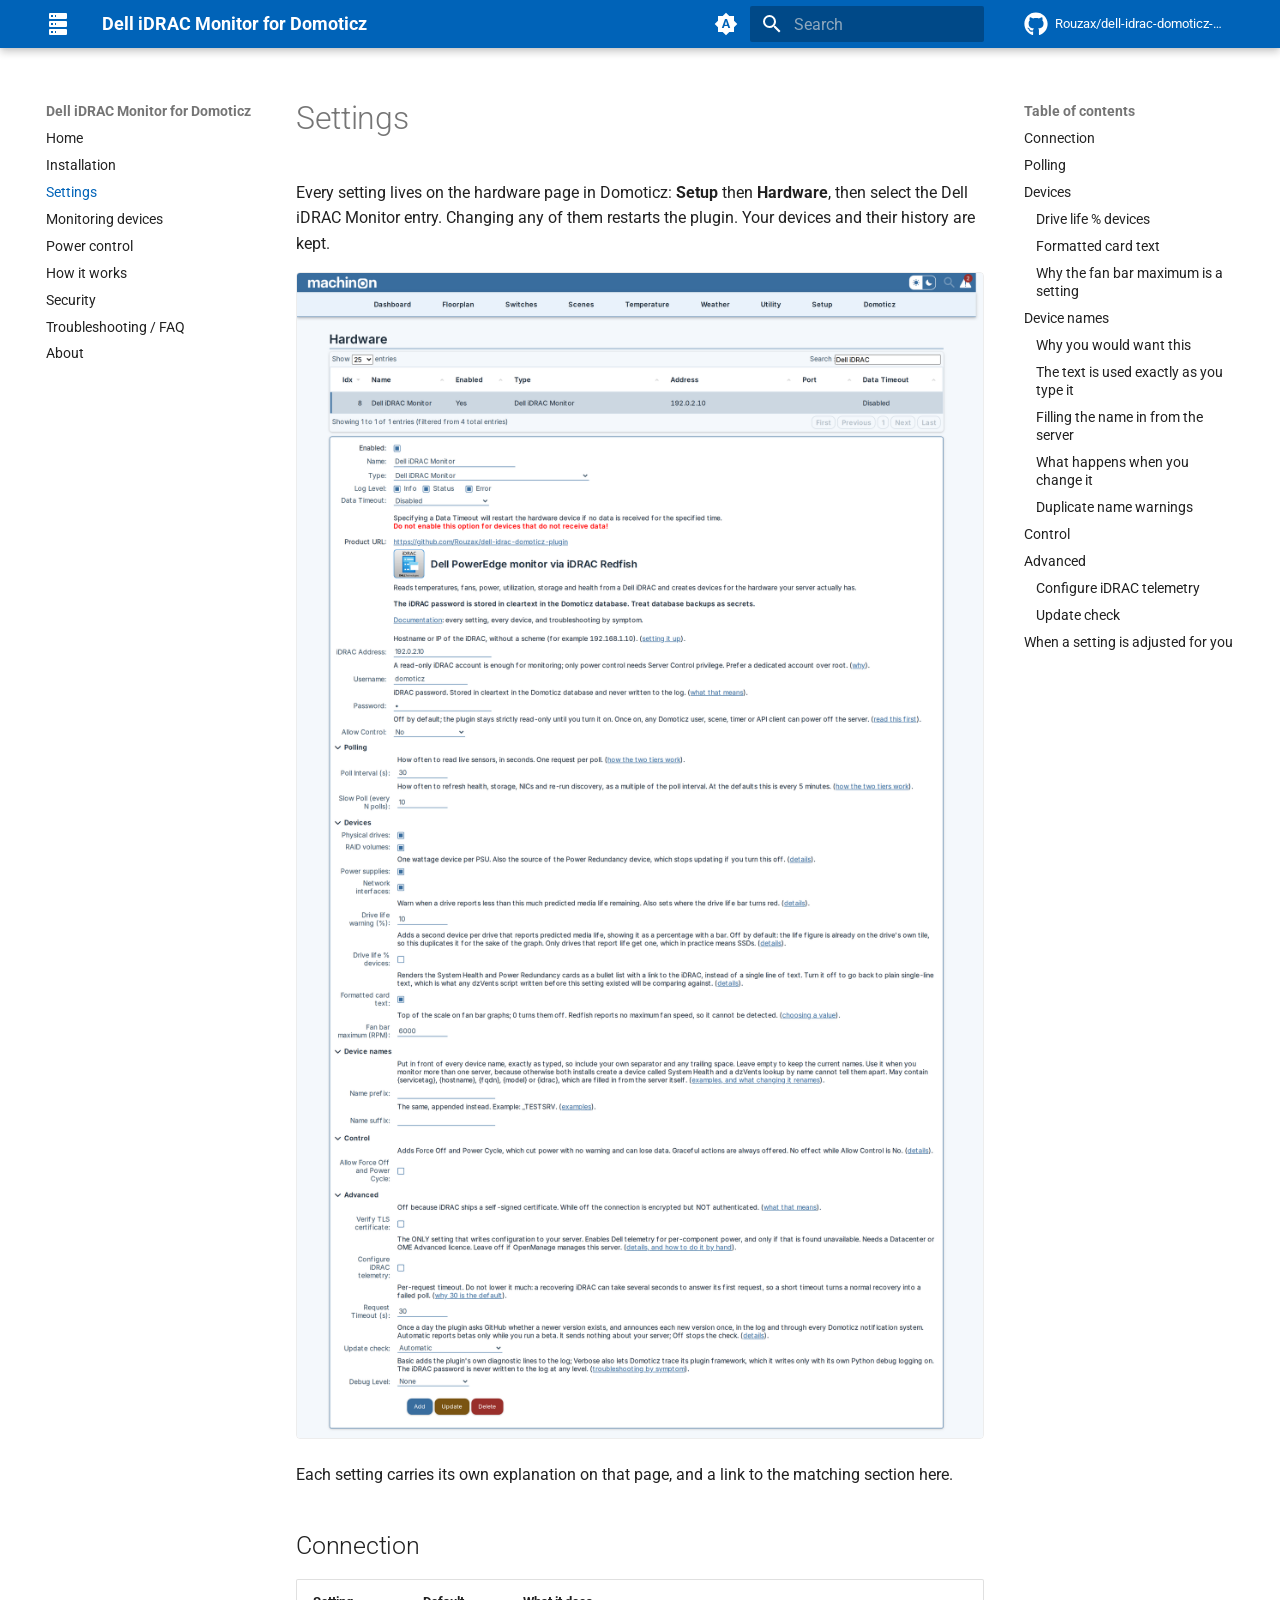
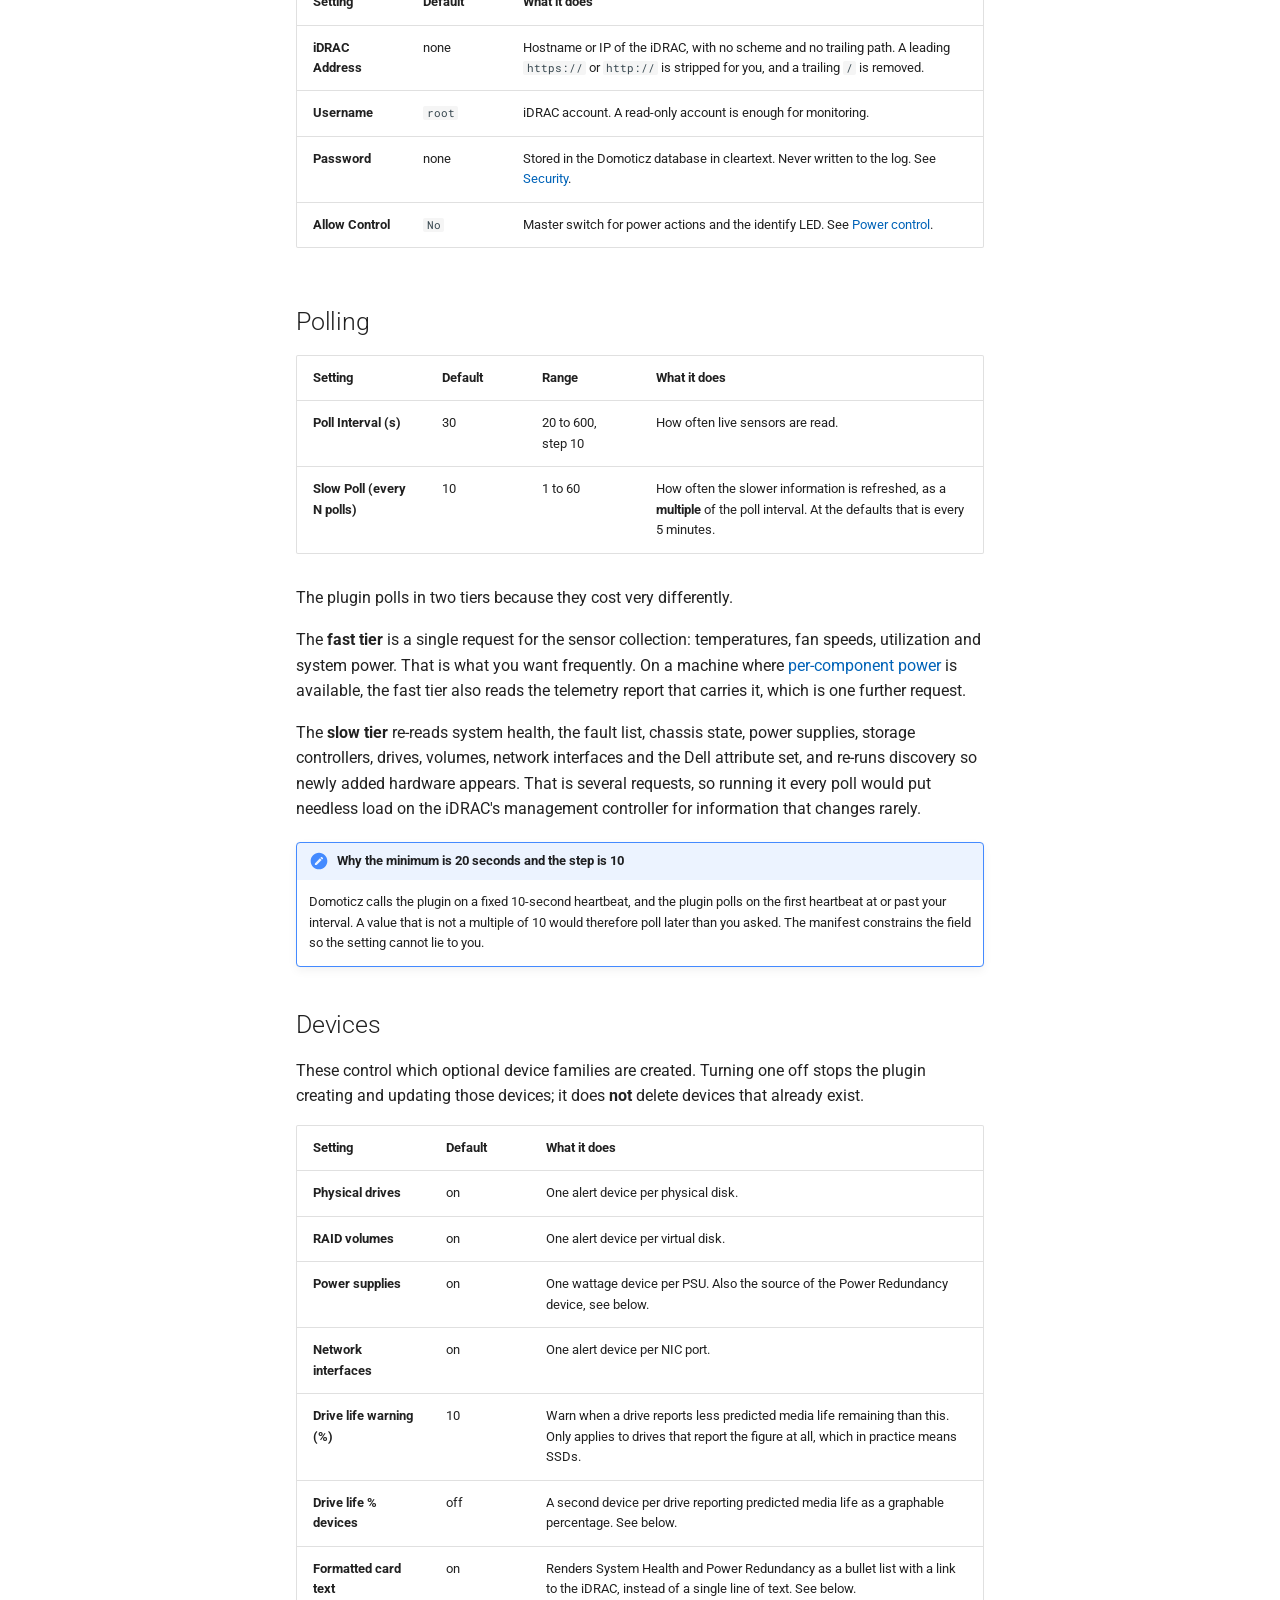
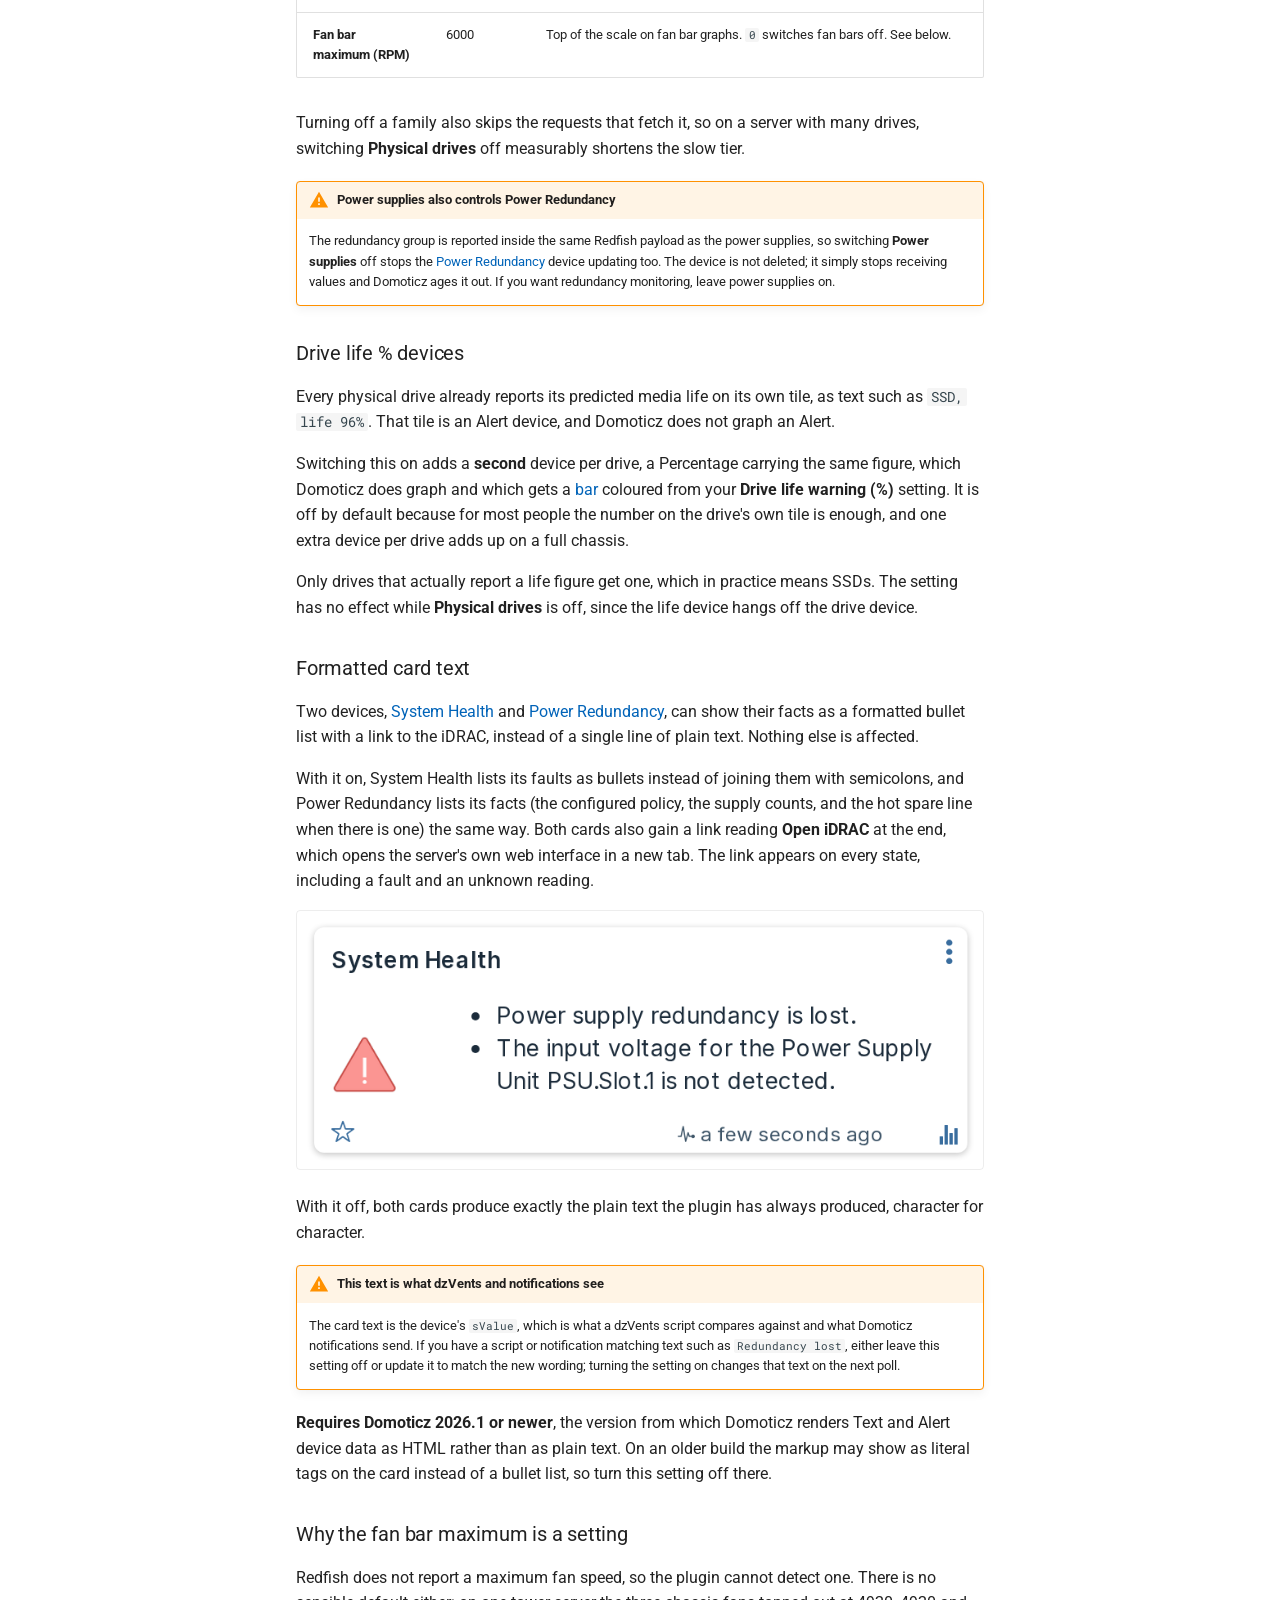
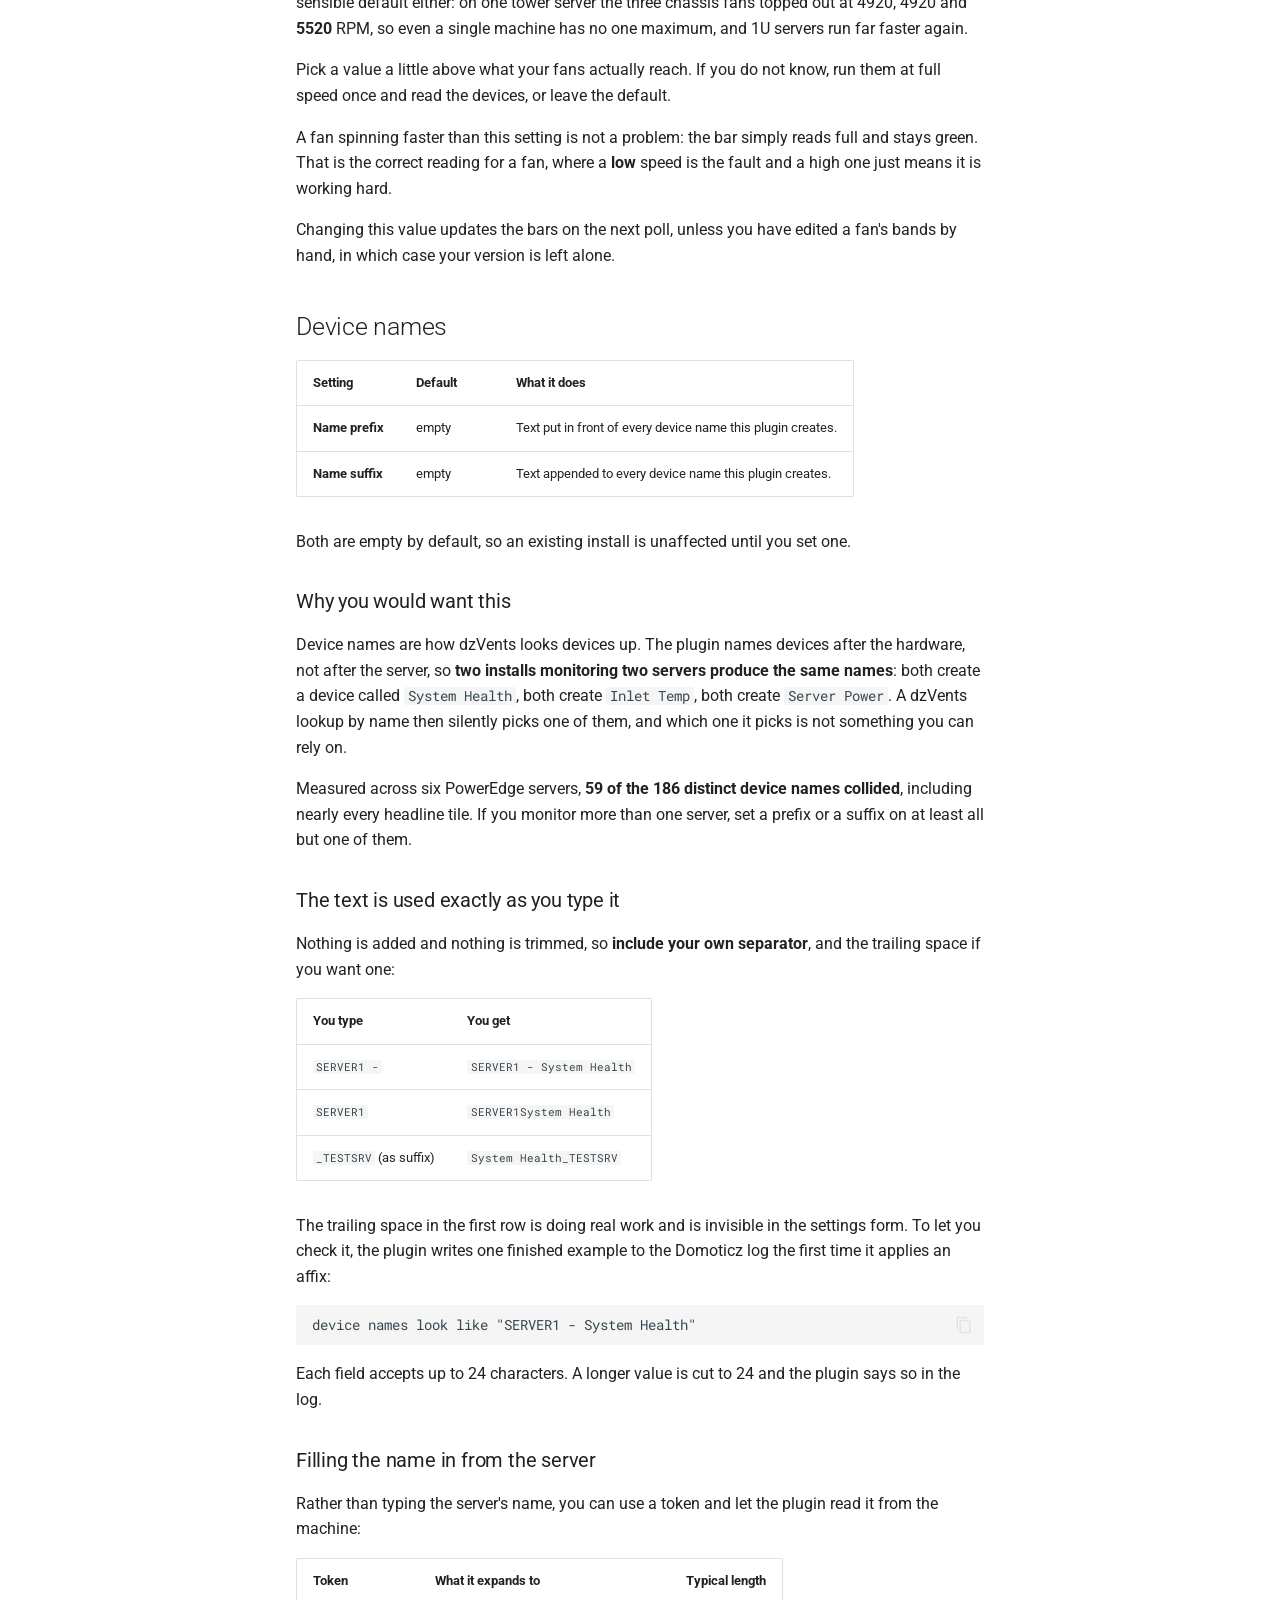
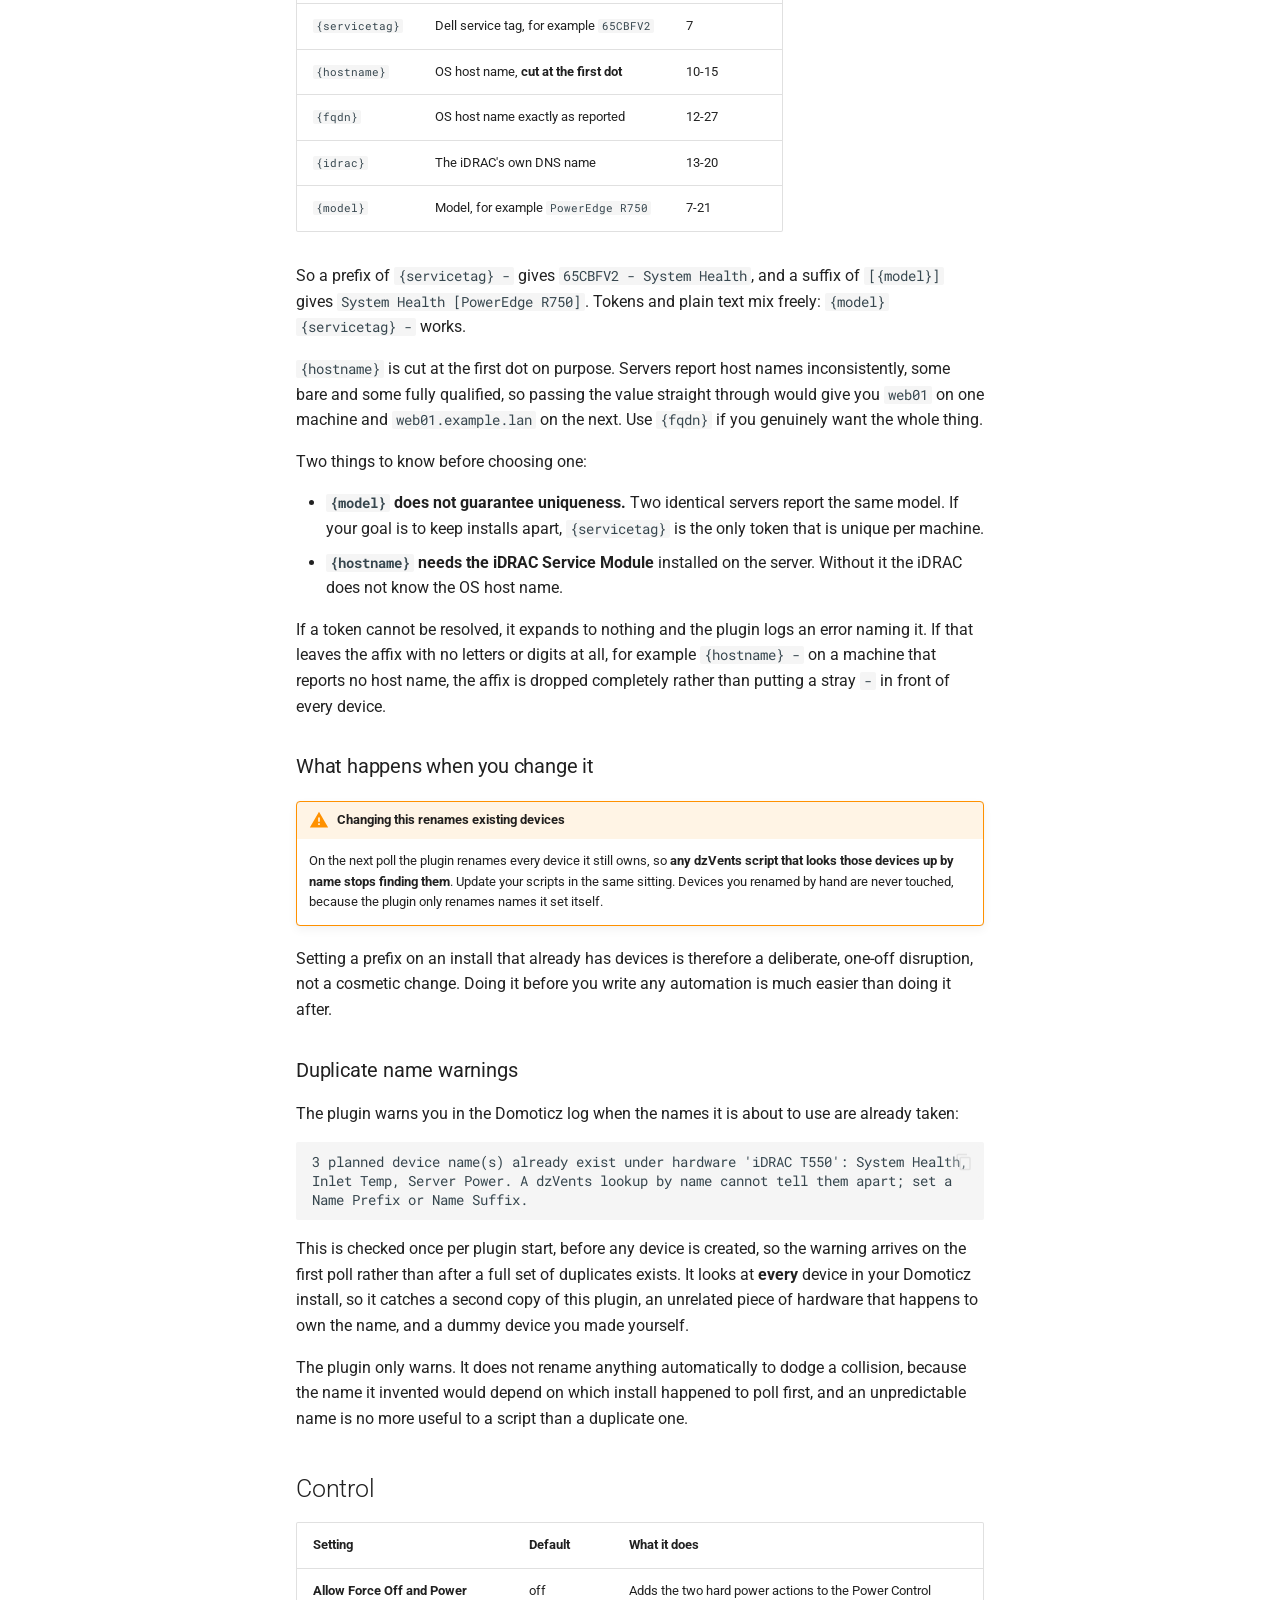
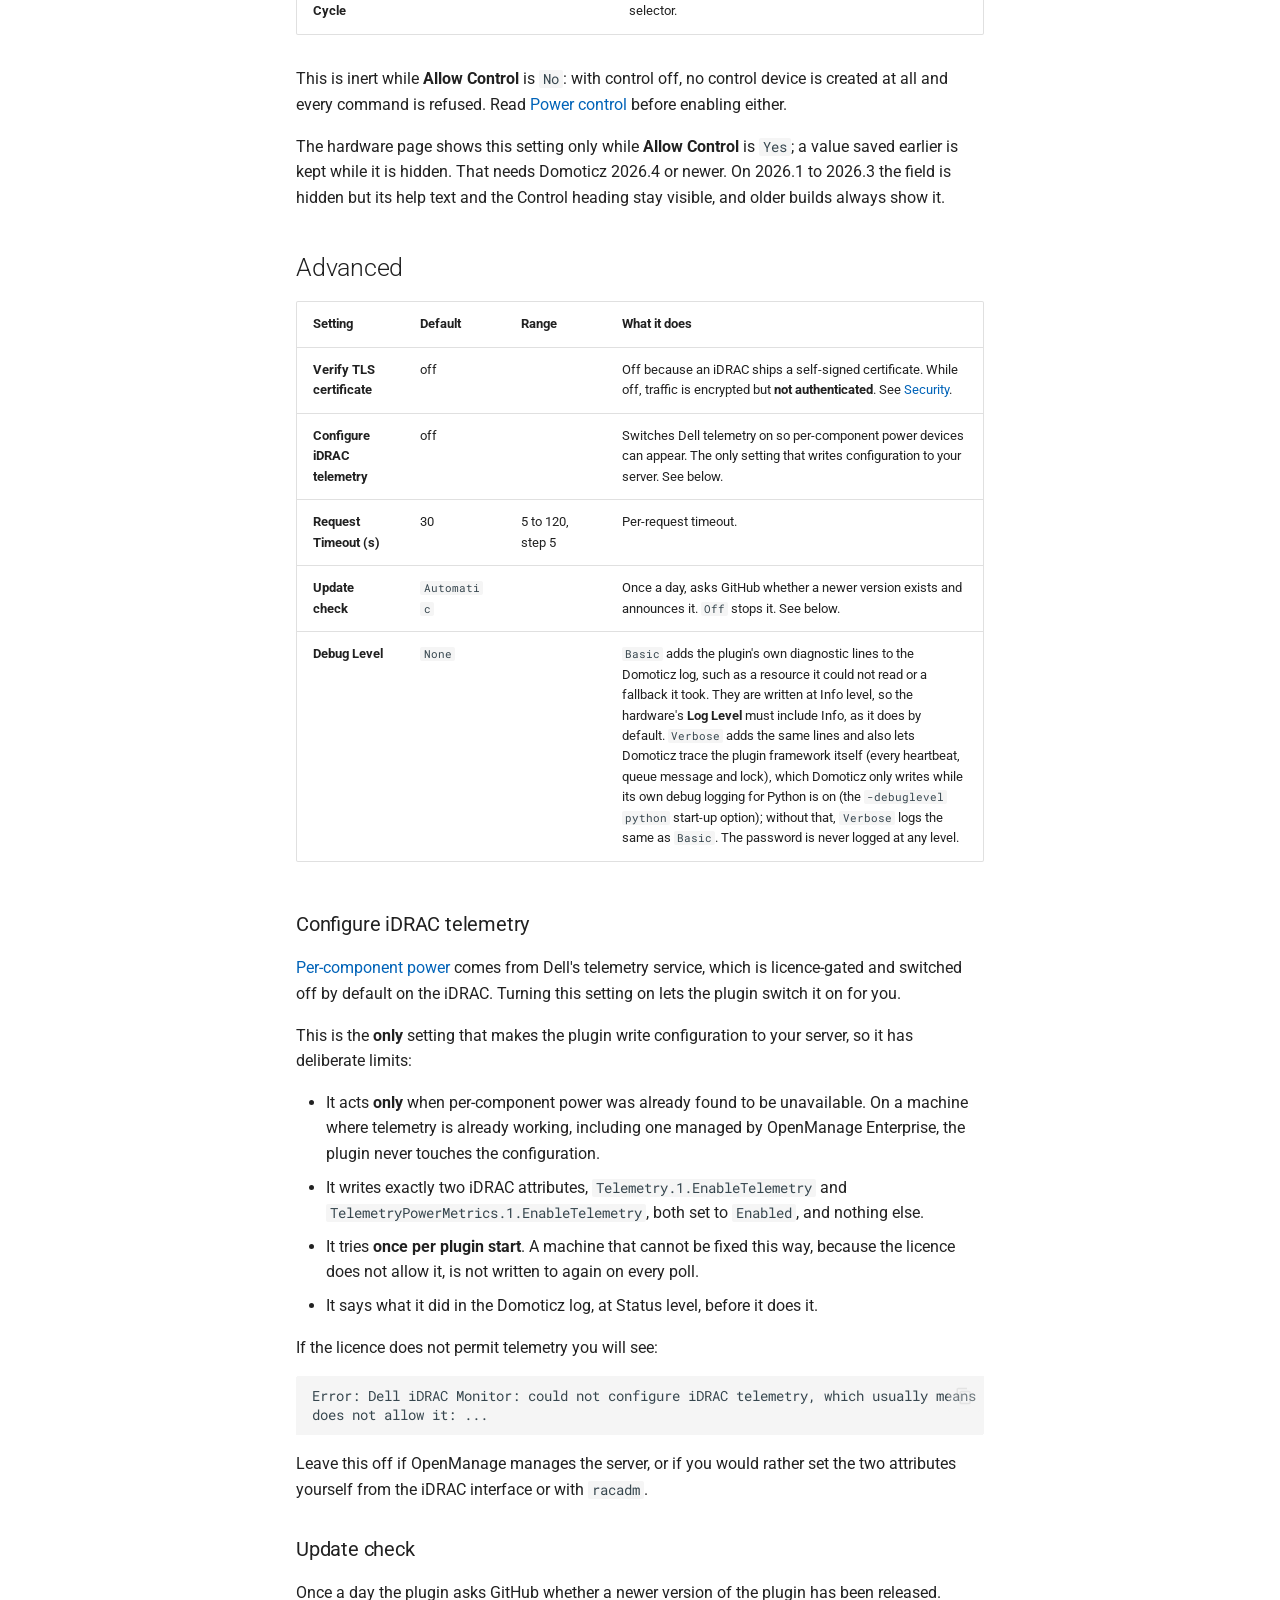
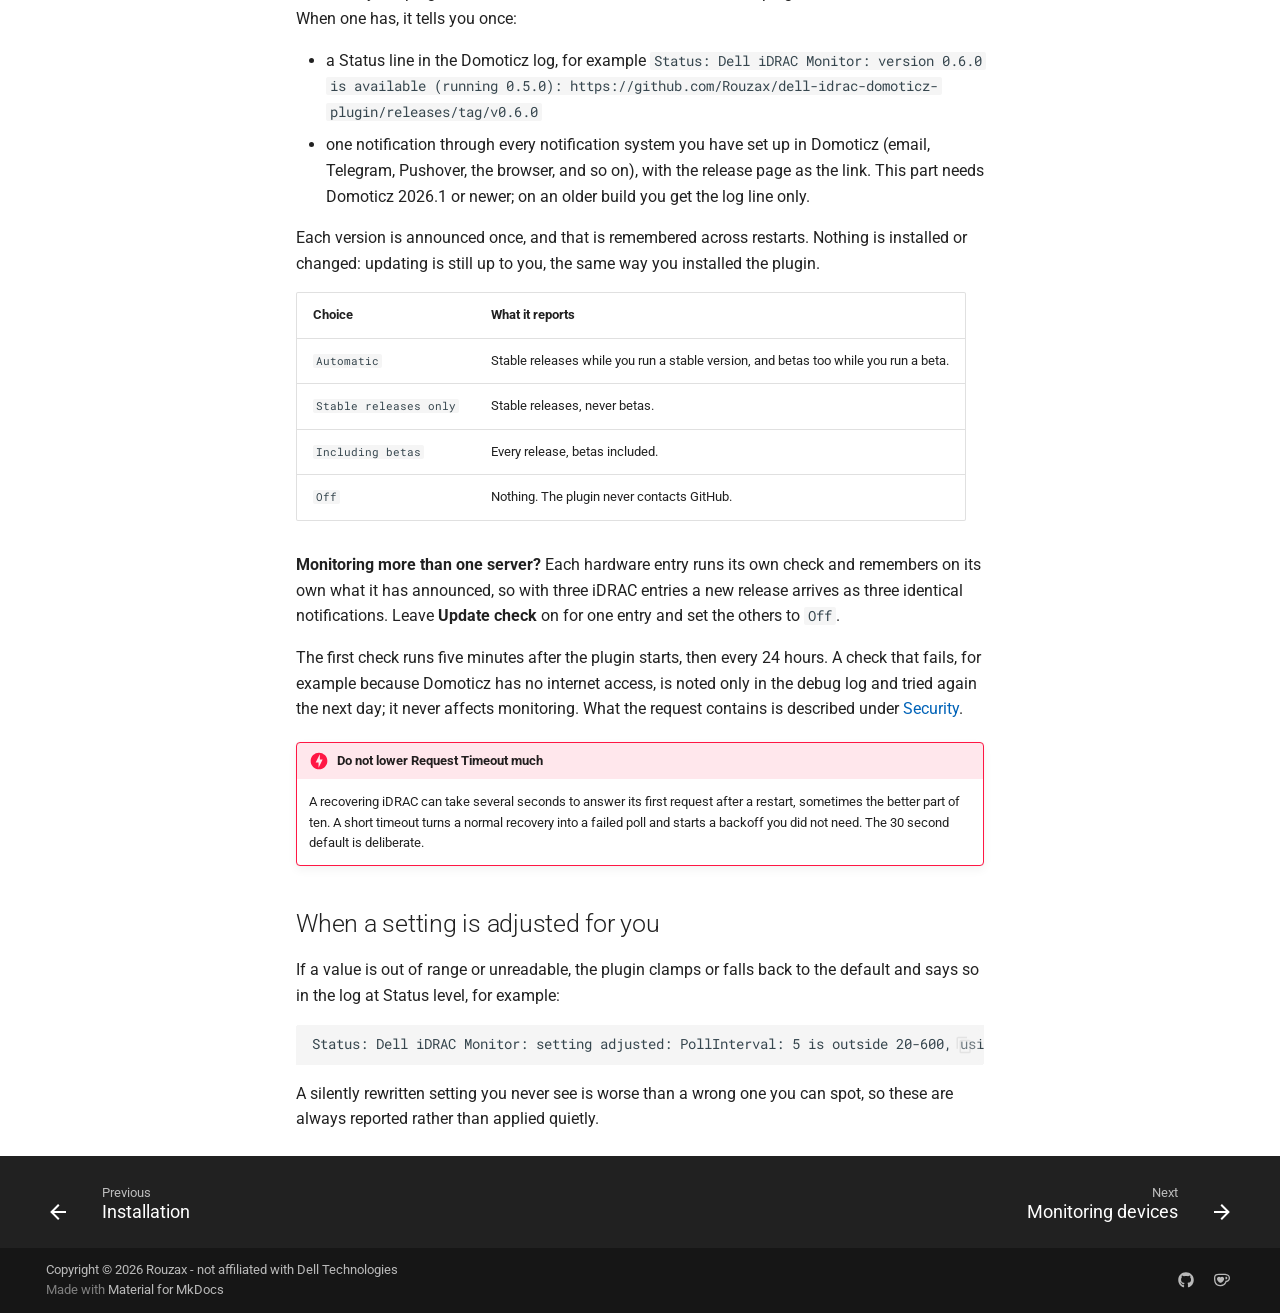
<file: settings/index.html>
<!doctype html>
<html lang="en" class="no-js">
  <head>
    
      <meta charset="utf-8">
      <meta name="viewport" content="width=device-width,initial-scale=1">
      
        <meta name="description" content="A read-only-by-default Domoticz plugin for Dell PowerEdge servers: temperatures, fans, power, utilization, storage and health read from the iDRAC over Redfish, with opt-in power control.">
      
      
        <meta name="author" content="Rouzax">
      
      
        <link rel="canonical" href="https://rouzax.github.io/dell-idrac-domoticz-plugin/settings/">
      
      
        <link rel="prev" href="../install/">
      
      
        <link rel="next" href="../devices/">
      
      
        
      
      
      <link rel="icon" href="../assets/favicon.svg">
      <meta name="generator" content="mkdocs-1.6.1, mkdocs-material-9.7.7">
    
    
      
        <title>Settings - Dell iDRAC Monitor for Domoticz</title>
      
    
    
      <link rel="stylesheet" href="../assets/stylesheets/main.ec1eaa64.min.css">
      
        
        <link rel="stylesheet" href="../assets/stylesheets/palette.ab4e12ef.min.css">
      
      


    
    
      
    
    
      
        
        
        <link rel="preconnect" href="https://fonts.gstatic.com" crossorigin>
        <link rel="stylesheet" href="https://fonts.googleapis.com/css?family=Roboto:300,300i,400,400i,700,700i%7CRoboto+Mono:400,400i,700,700i&display=fallback">
        <style>:root{--md-text-font:"Roboto";--md-code-font:"Roboto Mono"}</style>
      
    
    
      <link rel="stylesheet" href="../stylesheets/extra.css">
    
    <script>__md_scope=new URL("..",location),__md_hash=e=>[...e].reduce(((e,_)=>(e<<5)-e+_.charCodeAt(0)),0),__md_get=(e,_=localStorage,t=__md_scope)=>JSON.parse(_.getItem(t.pathname+"."+e)),__md_set=(e,_,t=localStorage,a=__md_scope)=>{try{t.setItem(a.pathname+"."+e,JSON.stringify(_))}catch(e){}}</script>
    
      

    
    
  </head>
  
  
    
    
      
    
    
    
    
    <body dir="ltr" data-md-color-scheme="default" data-md-color-primary="indigo" data-md-color-accent="indigo">
  
    
    <input class="md-toggle" data-md-toggle="drawer" type="checkbox" id="__drawer" autocomplete="off">
    <input class="md-toggle" data-md-toggle="search" type="checkbox" id="__search" autocomplete="off">
    <label class="md-overlay" for="__drawer"></label>
    <div data-md-component="skip">
      
        
        <a href="#settings" class="md-skip">
          Skip to content
        </a>
      
    </div>
    <div data-md-component="announce">
      
    </div>
    
    
      

  

<header class="md-header md-header--shadow" data-md-component="header">
  <nav class="md-header__inner md-grid" aria-label="Header">
    <a href=".." title="Dell iDRAC Monitor for Domoticz" class="md-header__button md-logo" aria-label="Dell iDRAC Monitor for Domoticz" data-md-component="logo">
      
  
  <svg xmlns="http://www.w3.org/2000/svg" viewBox="0 0 24 24"><path d="M4 1h16a1 1 0 0 1 1 1v4a1 1 0 0 1-1 1H4a1 1 0 0 1-1-1V2a1 1 0 0 1 1-1m0 8h16a1 1 0 0 1 1 1v4a1 1 0 0 1-1 1H4a1 1 0 0 1-1-1v-4a1 1 0 0 1 1-1m0 8h16a1 1 0 0 1 1 1v4a1 1 0 0 1-1 1H4a1 1 0 0 1-1-1v-4a1 1 0 0 1 1-1M9 5h1V3H9zm0 8h1v-2H9zm0 8h1v-2H9zM5 3v2h2V3zm0 8v2h2v-2zm0 8v2h2v-2z"/></svg>

    </a>
    <label class="md-header__button md-icon" for="__drawer">
      
      <svg xmlns="http://www.w3.org/2000/svg" viewBox="0 0 24 24"><path d="M3 6h18v2H3zm0 5h18v2H3zm0 5h18v2H3z"/></svg>
    </label>
    <div class="md-header__title" data-md-component="header-title">
      <div class="md-header__ellipsis">
        <div class="md-header__topic">
          <span class="md-ellipsis">
            Dell iDRAC Monitor for Domoticz
          </span>
        </div>
        <div class="md-header__topic" data-md-component="header-topic">
          <span class="md-ellipsis">
            
              Settings
            
          </span>
        </div>
      </div>
    </div>
    
      
        <form class="md-header__option" data-md-component="palette">
  
    
    
    
    <input class="md-option" data-md-color-media="(prefers-color-scheme)" data-md-color-scheme="default" data-md-color-primary="indigo" data-md-color-accent="indigo"  aria-label="Switch to light mode"  type="radio" name="__palette" id="__palette_0">
    
      <label class="md-header__button md-icon" title="Switch to light mode" for="__palette_1" hidden>
        <svg xmlns="http://www.w3.org/2000/svg" viewBox="0 0 24 24"><path d="m14.3 16-.7-2h-3.2l-.7 2H7.8L11 7h2l3.2 9zM20 8.69V4h-4.69L12 .69 8.69 4H4v4.69L.69 12 4 15.31V20h4.69L12 23.31 15.31 20H20v-4.69L23.31 12zm-9.15 3.96h2.3L12 9z"/></svg>
      </label>
    
  
    
    
    
    <input class="md-option" data-md-color-media="(prefers-color-scheme: light)" data-md-color-scheme="default" data-md-color-primary="custom" data-md-color-accent="custom"  aria-label="Switch to dark mode"  type="radio" name="__palette" id="__palette_1">
    
      <label class="md-header__button md-icon" title="Switch to dark mode" for="__palette_2" hidden>
        <svg xmlns="http://www.w3.org/2000/svg" viewBox="0 0 24 24"><path d="M12 8a4 4 0 0 0-4 4 4 4 0 0 0 4 4 4 4 0 0 0 4-4 4 4 0 0 0-4-4m0 10a6 6 0 0 1-6-6 6 6 0 0 1 6-6 6 6 0 0 1 6 6 6 6 0 0 1-6 6m8-9.31V4h-4.69L12 .69 8.69 4H4v4.69L.69 12 4 15.31V20h4.69L12 23.31 15.31 20H20v-4.69L23.31 12z"/></svg>
      </label>
    
  
    
    
    
    <input class="md-option" data-md-color-media="(prefers-color-scheme: dark)" data-md-color-scheme="slate" data-md-color-primary="custom" data-md-color-accent="custom"  aria-label="Switch to system preference"  type="radio" name="__palette" id="__palette_2">
    
      <label class="md-header__button md-icon" title="Switch to system preference" for="__palette_0" hidden>
        <svg xmlns="http://www.w3.org/2000/svg" viewBox="0 0 24 24"><path d="M12 18c-.89 0-1.74-.2-2.5-.55C11.56 16.5 13 14.42 13 12s-1.44-4.5-3.5-5.45C10.26 6.2 11.11 6 12 6a6 6 0 0 1 6 6 6 6 0 0 1-6 6m8-9.31V4h-4.69L12 .69 8.69 4H4v4.69L.69 12 4 15.31V20h4.69L12 23.31 15.31 20H20v-4.69L23.31 12z"/></svg>
      </label>
    
  
</form>
      
    
    
      <script>var palette=__md_get("__palette");if(palette&&palette.color){if("(prefers-color-scheme)"===palette.color.media){var media=matchMedia("(prefers-color-scheme: light)"),input=document.querySelector(media.matches?"[data-md-color-media='(prefers-color-scheme: light)']":"[data-md-color-media='(prefers-color-scheme: dark)']");palette.color.media=input.getAttribute("data-md-color-media"),palette.color.scheme=input.getAttribute("data-md-color-scheme"),palette.color.primary=input.getAttribute("data-md-color-primary"),palette.color.accent=input.getAttribute("data-md-color-accent")}for(var[key,value]of Object.entries(palette.color))document.body.setAttribute("data-md-color-"+key,value)}</script>
    
    
    
      
      
        <label class="md-header__button md-icon" for="__search">
          
          <svg xmlns="http://www.w3.org/2000/svg" viewBox="0 0 24 24"><path d="M9.5 3A6.5 6.5 0 0 1 16 9.5c0 1.61-.59 3.09-1.56 4.23l.27.27h.79l5 5-1.5 1.5-5-5v-.79l-.27-.27A6.52 6.52 0 0 1 9.5 16 6.5 6.5 0 0 1 3 9.5 6.5 6.5 0 0 1 9.5 3m0 2C7 5 5 7 5 9.5S7 14 9.5 14 14 12 14 9.5 12 5 9.5 5"/></svg>
        </label>
        <div class="md-search" data-md-component="search" role="dialog">
  <label class="md-search__overlay" for="__search"></label>
  <div class="md-search__inner" role="search">
    <form class="md-search__form" name="search">
      <input type="text" class="md-search__input" name="query" aria-label="Search" placeholder="Search" autocapitalize="off" autocorrect="off" autocomplete="off" spellcheck="false" data-md-component="search-query" required>
      <label class="md-search__icon md-icon" for="__search">
        
        <svg xmlns="http://www.w3.org/2000/svg" viewBox="0 0 24 24"><path d="M9.5 3A6.5 6.5 0 0 1 16 9.5c0 1.61-.59 3.09-1.56 4.23l.27.27h.79l5 5-1.5 1.5-5-5v-.79l-.27-.27A6.52 6.52 0 0 1 9.5 16 6.5 6.5 0 0 1 3 9.5 6.5 6.5 0 0 1 9.5 3m0 2C7 5 5 7 5 9.5S7 14 9.5 14 14 12 14 9.5 12 5 9.5 5"/></svg>
        
        <svg xmlns="http://www.w3.org/2000/svg" viewBox="0 0 24 24"><path d="M20 11v2H8l5.5 5.5-1.42 1.42L4.16 12l7.92-7.92L13.5 5.5 8 11z"/></svg>
      </label>
      <nav class="md-search__options" aria-label="Search">
        
        <button type="reset" class="md-search__icon md-icon" title="Clear" aria-label="Clear" tabindex="-1">
          
          <svg xmlns="http://www.w3.org/2000/svg" viewBox="0 0 24 24"><path d="M19 6.41 17.59 5 12 10.59 6.41 5 5 6.41 10.59 12 5 17.59 6.41 19 12 13.41 17.59 19 19 17.59 13.41 12z"/></svg>
        </button>
      </nav>
      
        <div class="md-search__suggest" data-md-component="search-suggest"></div>
      
    </form>
    <div class="md-search__output">
      <div class="md-search__scrollwrap" tabindex="0" data-md-scrollfix>
        <div class="md-search-result" data-md-component="search-result">
          <div class="md-search-result__meta">
            Initializing search
          </div>
          <ol class="md-search-result__list" role="presentation"></ol>
        </div>
      </div>
    </div>
  </div>
</div>
      
    
    
      <div class="md-header__source">
        <a href="https://github.com/Rouzax/dell-idrac-domoticz-plugin" title="Go to repository" class="md-source" data-md-component="source">
  <div class="md-source__icon md-icon">
    
    <svg xmlns="http://www.w3.org/2000/svg" viewBox="0 0 512 512"><!--! Font Awesome Free 7.1.0 by @fontawesome - https://fontawesome.com License - https://fontawesome.com/license/free (Icons: CC BY 4.0, Fonts: SIL OFL 1.1, Code: MIT License) Copyright 2025 Fonticons, Inc.--><path d="M173.9 397.4c0 2-2.3 3.6-5.2 3.6-3.3.3-5.6-1.3-5.6-3.6 0-2 2.3-3.6 5.2-3.6 3-.3 5.6 1.3 5.6 3.6m-31.1-4.5c-.7 2 1.3 4.3 4.3 4.9 2.6 1 5.6 0 6.2-2s-1.3-4.3-4.3-5.2c-2.6-.7-5.5.3-6.2 2.3m44.2-1.7c-2.9.7-4.9 2.6-4.6 4.9.3 2 2.9 3.3 5.9 2.6 2.9-.7 4.9-2.6 4.6-4.6-.3-1.9-3-3.2-5.9-2.9M252.8 8C114.1 8 8 113.3 8 252c0 110.9 69.8 205.8 169.5 239.2 12.8 2.3 17.3-5.6 17.3-12.1 0-6.2-.3-40.4-.3-61.4 0 0-70 15-84.7-29.8 0 0-11.4-29.1-27.8-36.6 0 0-22.9-15.7 1.6-15.4 0 0 24.9 2 38.6 25.8 21.9 38.6 58.6 27.5 72.9 20.9 2.3-16 8.8-27.1 16-33.7-55.9-6.2-112.3-14.3-112.3-110.5 0-27.5 7.6-41.3 23.6-58.9-2.6-6.5-11.1-33.3 2.6-67.9 20.9-6.5 69 27 69 27 20-5.6 41.5-8.5 62.8-8.5s42.8 2.9 62.8 8.5c0 0 48.1-33.6 69-27 13.7 34.7 5.2 61.4 2.6 67.9 16 17.7 25.8 31.5 25.8 58.9 0 96.5-58.9 104.2-114.8 110.5 9.2 7.9 17 22.9 17 46.4 0 33.7-.3 75.4-.3 83.6 0 6.5 4.6 14.4 17.3 12.1C436.2 457.8 504 362.9 504 252 504 113.3 391.5 8 252.8 8M105.2 352.9c-1.3 1-1 3.3.7 5.2 1.6 1.6 3.9 2.3 5.2 1 1.3-1 1-3.3-.7-5.2-1.6-1.6-3.9-2.3-5.2-1m-10.8-8.1c-.7 1.3.3 2.9 2.3 3.9 1.6 1 3.6.7 4.3-.7.7-1.3-.3-2.9-2.3-3.9-2-.6-3.6-.3-4.3.7m32.4 35.6c-1.6 1.3-1 4.3 1.3 6.2 2.3 2.3 5.2 2.6 6.5 1 1.3-1.3.7-4.3-1.3-6.2-2.2-2.3-5.2-2.6-6.5-1m-11.4-14.7c-1.6 1-1.6 3.6 0 5.9s4.3 3.3 5.6 2.3c1.6-1.3 1.6-3.9 0-6.2-1.4-2.3-4-3.3-5.6-2"/></svg>
  </div>
  <div class="md-source__repository">
    Rouzax/dell-idrac-domoticz-plugin
  </div>
</a>
      </div>
    
  </nav>
  
</header>
    
    <div class="md-container" data-md-component="container">
      
      
        
          
        
      
      <main class="md-main" data-md-component="main">
        <div class="md-main__inner md-grid">
          
            
              
              <div class="md-sidebar md-sidebar--primary" data-md-component="sidebar" data-md-type="navigation" >
                <div class="md-sidebar__scrollwrap">
                  <div class="md-sidebar__inner">
                    



<nav class="md-nav md-nav--primary" aria-label="Navigation" data-md-level="0">
  <label class="md-nav__title" for="__drawer">
    <a href=".." title="Dell iDRAC Monitor for Domoticz" class="md-nav__button md-logo" aria-label="Dell iDRAC Monitor for Domoticz" data-md-component="logo">
      
  
  <svg xmlns="http://www.w3.org/2000/svg" viewBox="0 0 24 24"><path d="M4 1h16a1 1 0 0 1 1 1v4a1 1 0 0 1-1 1H4a1 1 0 0 1-1-1V2a1 1 0 0 1 1-1m0 8h16a1 1 0 0 1 1 1v4a1 1 0 0 1-1 1H4a1 1 0 0 1-1-1v-4a1 1 0 0 1 1-1m0 8h16a1 1 0 0 1 1 1v4a1 1 0 0 1-1 1H4a1 1 0 0 1-1-1v-4a1 1 0 0 1 1-1M9 5h1V3H9zm0 8h1v-2H9zm0 8h1v-2H9zM5 3v2h2V3zm0 8v2h2v-2zm0 8v2h2v-2z"/></svg>

    </a>
    Dell iDRAC Monitor for Domoticz
  </label>
  
    <div class="md-nav__source">
      <a href="https://github.com/Rouzax/dell-idrac-domoticz-plugin" title="Go to repository" class="md-source" data-md-component="source">
  <div class="md-source__icon md-icon">
    
    <svg xmlns="http://www.w3.org/2000/svg" viewBox="0 0 512 512"><!--! Font Awesome Free 7.1.0 by @fontawesome - https://fontawesome.com License - https://fontawesome.com/license/free (Icons: CC BY 4.0, Fonts: SIL OFL 1.1, Code: MIT License) Copyright 2025 Fonticons, Inc.--><path d="M173.9 397.4c0 2-2.3 3.6-5.2 3.6-3.3.3-5.6-1.3-5.6-3.6 0-2 2.3-3.6 5.2-3.6 3-.3 5.6 1.3 5.6 3.6m-31.1-4.5c-.7 2 1.3 4.3 4.3 4.9 2.6 1 5.6 0 6.2-2s-1.3-4.3-4.3-5.2c-2.6-.7-5.5.3-6.2 2.3m44.2-1.7c-2.9.7-4.9 2.6-4.6 4.9.3 2 2.9 3.3 5.9 2.6 2.9-.7 4.9-2.6 4.6-4.6-.3-1.9-3-3.2-5.9-2.9M252.8 8C114.1 8 8 113.3 8 252c0 110.9 69.8 205.8 169.5 239.2 12.8 2.3 17.3-5.6 17.3-12.1 0-6.2-.3-40.4-.3-61.4 0 0-70 15-84.7-29.8 0 0-11.4-29.1-27.8-36.6 0 0-22.9-15.7 1.6-15.4 0 0 24.9 2 38.6 25.8 21.9 38.6 58.6 27.5 72.9 20.9 2.3-16 8.8-27.1 16-33.7-55.9-6.2-112.3-14.3-112.3-110.5 0-27.5 7.6-41.3 23.6-58.9-2.6-6.5-11.1-33.3 2.6-67.9 20.9-6.5 69 27 69 27 20-5.6 41.5-8.5 62.8-8.5s42.8 2.9 62.8 8.5c0 0 48.1-33.6 69-27 13.7 34.7 5.2 61.4 2.6 67.9 16 17.7 25.8 31.5 25.8 58.9 0 96.5-58.9 104.2-114.8 110.5 9.2 7.9 17 22.9 17 46.4 0 33.7-.3 75.4-.3 83.6 0 6.5 4.6 14.4 17.3 12.1C436.2 457.8 504 362.9 504 252 504 113.3 391.5 8 252.8 8M105.2 352.9c-1.3 1-1 3.3.7 5.2 1.6 1.6 3.9 2.3 5.2 1 1.3-1 1-3.3-.7-5.2-1.6-1.6-3.9-2.3-5.2-1m-10.8-8.1c-.7 1.3.3 2.9 2.3 3.9 1.6 1 3.6.7 4.3-.7.7-1.3-.3-2.9-2.3-3.9-2-.6-3.6-.3-4.3.7m32.4 35.6c-1.6 1.3-1 4.3 1.3 6.2 2.3 2.3 5.2 2.6 6.5 1 1.3-1.3.7-4.3-1.3-6.2-2.2-2.3-5.2-2.6-6.5-1m-11.4-14.7c-1.6 1-1.6 3.6 0 5.9s4.3 3.3 5.6 2.3c1.6-1.3 1.6-3.9 0-6.2-1.4-2.3-4-3.3-5.6-2"/></svg>
  </div>
  <div class="md-source__repository">
    Rouzax/dell-idrac-domoticz-plugin
  </div>
</a>
    </div>
  
  <ul class="md-nav__list" data-md-scrollfix>
    
      
      
  
  
  
  
    <li class="md-nav__item">
      <a href=".." class="md-nav__link">
        
  
  
  <span class="md-ellipsis">
    
  
    Home
  

    
  </span>
  
  

      </a>
    </li>
  

    
      
      
  
  
  
  
    <li class="md-nav__item">
      <a href="../install/" class="md-nav__link">
        
  
  
  <span class="md-ellipsis">
    
  
    Installation
  

    
  </span>
  
  

      </a>
    </li>
  

    
      
      
  
  
    
  
  
  
    <li class="md-nav__item md-nav__item--active">
      
      <input class="md-nav__toggle md-toggle" type="checkbox" id="__toc">
      
      
        
      
      
        <label class="md-nav__link md-nav__link--active" for="__toc">
          
  
  
  <span class="md-ellipsis">
    
  
    Settings
  

    
  </span>
  
  

          <span class="md-nav__icon md-icon"></span>
        </label>
      
      <a href="./" class="md-nav__link md-nav__link--active">
        
  
  
  <span class="md-ellipsis">
    
  
    Settings
  

    
  </span>
  
  

      </a>
      
        

<nav class="md-nav md-nav--secondary" aria-label="Table of contents">
  
  
  
    
  
  
    <label class="md-nav__title" for="__toc">
      <span class="md-nav__icon md-icon"></span>
      Table of contents
    </label>
    <ul class="md-nav__list" data-md-component="toc" data-md-scrollfix>
      
        <li class="md-nav__item">
  <a href="#connection" class="md-nav__link">
    <span class="md-ellipsis">
      
        Connection
      
    </span>
  </a>
  
</li>
      
        <li class="md-nav__item">
  <a href="#polling" class="md-nav__link">
    <span class="md-ellipsis">
      
        Polling
      
    </span>
  </a>
  
</li>
      
        <li class="md-nav__item">
  <a href="#devices" class="md-nav__link">
    <span class="md-ellipsis">
      
        Devices
      
    </span>
  </a>
  
    <nav class="md-nav" aria-label="Devices">
      <ul class="md-nav__list">
        
          <li class="md-nav__item">
  <a href="#drive-life-devices" class="md-nav__link">
    <span class="md-ellipsis">
      
        Drive life % devices
      
    </span>
  </a>
  
</li>
        
          <li class="md-nav__item">
  <a href="#formatted-card-text" class="md-nav__link">
    <span class="md-ellipsis">
      
        Formatted card text
      
    </span>
  </a>
  
</li>
        
          <li class="md-nav__item">
  <a href="#why-the-fan-bar-maximum-is-a-setting" class="md-nav__link">
    <span class="md-ellipsis">
      
        Why the fan bar maximum is a setting
      
    </span>
  </a>
  
</li>
        
      </ul>
    </nav>
  
</li>
      
        <li class="md-nav__item">
  <a href="#device-names" class="md-nav__link">
    <span class="md-ellipsis">
      
        Device names
      
    </span>
  </a>
  
    <nav class="md-nav" aria-label="Device names">
      <ul class="md-nav__list">
        
          <li class="md-nav__item">
  <a href="#why-you-would-want-this" class="md-nav__link">
    <span class="md-ellipsis">
      
        Why you would want this
      
    </span>
  </a>
  
</li>
        
          <li class="md-nav__item">
  <a href="#the-text-is-used-exactly-as-you-type-it" class="md-nav__link">
    <span class="md-ellipsis">
      
        The text is used exactly as you type it
      
    </span>
  </a>
  
</li>
        
          <li class="md-nav__item">
  <a href="#filling-the-name-in-from-the-server" class="md-nav__link">
    <span class="md-ellipsis">
      
        Filling the name in from the server
      
    </span>
  </a>
  
</li>
        
          <li class="md-nav__item">
  <a href="#what-happens-when-you-change-it" class="md-nav__link">
    <span class="md-ellipsis">
      
        What happens when you change it
      
    </span>
  </a>
  
</li>
        
          <li class="md-nav__item">
  <a href="#duplicate-name-warnings" class="md-nav__link">
    <span class="md-ellipsis">
      
        Duplicate name warnings
      
    </span>
  </a>
  
</li>
        
      </ul>
    </nav>
  
</li>
      
        <li class="md-nav__item">
  <a href="#control" class="md-nav__link">
    <span class="md-ellipsis">
      
        Control
      
    </span>
  </a>
  
</li>
      
        <li class="md-nav__item">
  <a href="#advanced" class="md-nav__link">
    <span class="md-ellipsis">
      
        Advanced
      
    </span>
  </a>
  
    <nav class="md-nav" aria-label="Advanced">
      <ul class="md-nav__list">
        
          <li class="md-nav__item">
  <a href="#configure-idrac-telemetry" class="md-nav__link">
    <span class="md-ellipsis">
      
        Configure iDRAC telemetry
      
    </span>
  </a>
  
</li>
        
          <li class="md-nav__item">
  <a href="#update-check" class="md-nav__link">
    <span class="md-ellipsis">
      
        Update check
      
    </span>
  </a>
  
</li>
        
      </ul>
    </nav>
  
</li>
      
        <li class="md-nav__item">
  <a href="#when-a-setting-is-adjusted-for-you" class="md-nav__link">
    <span class="md-ellipsis">
      
        When a setting is adjusted for you
      
    </span>
  </a>
  
</li>
      
    </ul>
  
</nav>
      
    </li>
  

    
      
      
  
  
  
  
    <li class="md-nav__item">
      <a href="../devices/" class="md-nav__link">
        
  
  
  <span class="md-ellipsis">
    
  
    Monitoring devices
  

    
  </span>
  
  

      </a>
    </li>
  

    
      
      
  
  
  
  
    <li class="md-nav__item">
      <a href="../control/" class="md-nav__link">
        
  
  
  <span class="md-ellipsis">
    
  
    Power control
  

    
  </span>
  
  

      </a>
    </li>
  

    
      
      
  
  
  
  
    <li class="md-nav__item">
      <a href="../internals/" class="md-nav__link">
        
  
  
  <span class="md-ellipsis">
    
  
    How it works
  

    
  </span>
  
  

      </a>
    </li>
  

    
      
      
  
  
  
  
    <li class="md-nav__item">
      <a href="../security/" class="md-nav__link">
        
  
  
  <span class="md-ellipsis">
    
  
    Security
  

    
  </span>
  
  

      </a>
    </li>
  

    
      
      
  
  
  
  
    <li class="md-nav__item">
      <a href="../faq/" class="md-nav__link">
        
  
  
  <span class="md-ellipsis">
    
  
    Troubleshooting / FAQ
  

    
  </span>
  
  

      </a>
    </li>
  

    
      
      
  
  
  
  
    <li class="md-nav__item">
      <a href="../about/" class="md-nav__link">
        
  
  
  <span class="md-ellipsis">
    
  
    About
  

    
  </span>
  
  

      </a>
    </li>
  

    
  </ul>
</nav>
                  </div>
                </div>
              </div>
            
            
              
              <div class="md-sidebar md-sidebar--secondary" data-md-component="sidebar" data-md-type="toc" >
                <div class="md-sidebar__scrollwrap">
                  <div class="md-sidebar__inner">
                    

<nav class="md-nav md-nav--secondary" aria-label="Table of contents">
  
  
  
    
  
  
    <label class="md-nav__title" for="__toc">
      <span class="md-nav__icon md-icon"></span>
      Table of contents
    </label>
    <ul class="md-nav__list" data-md-component="toc" data-md-scrollfix>
      
        <li class="md-nav__item">
  <a href="#connection" class="md-nav__link">
    <span class="md-ellipsis">
      
        Connection
      
    </span>
  </a>
  
</li>
      
        <li class="md-nav__item">
  <a href="#polling" class="md-nav__link">
    <span class="md-ellipsis">
      
        Polling
      
    </span>
  </a>
  
</li>
      
        <li class="md-nav__item">
  <a href="#devices" class="md-nav__link">
    <span class="md-ellipsis">
      
        Devices
      
    </span>
  </a>
  
    <nav class="md-nav" aria-label="Devices">
      <ul class="md-nav__list">
        
          <li class="md-nav__item">
  <a href="#drive-life-devices" class="md-nav__link">
    <span class="md-ellipsis">
      
        Drive life % devices
      
    </span>
  </a>
  
</li>
        
          <li class="md-nav__item">
  <a href="#formatted-card-text" class="md-nav__link">
    <span class="md-ellipsis">
      
        Formatted card text
      
    </span>
  </a>
  
</li>
        
          <li class="md-nav__item">
  <a href="#why-the-fan-bar-maximum-is-a-setting" class="md-nav__link">
    <span class="md-ellipsis">
      
        Why the fan bar maximum is a setting
      
    </span>
  </a>
  
</li>
        
      </ul>
    </nav>
  
</li>
      
        <li class="md-nav__item">
  <a href="#device-names" class="md-nav__link">
    <span class="md-ellipsis">
      
        Device names
      
    </span>
  </a>
  
    <nav class="md-nav" aria-label="Device names">
      <ul class="md-nav__list">
        
          <li class="md-nav__item">
  <a href="#why-you-would-want-this" class="md-nav__link">
    <span class="md-ellipsis">
      
        Why you would want this
      
    </span>
  </a>
  
</li>
        
          <li class="md-nav__item">
  <a href="#the-text-is-used-exactly-as-you-type-it" class="md-nav__link">
    <span class="md-ellipsis">
      
        The text is used exactly as you type it
      
    </span>
  </a>
  
</li>
        
          <li class="md-nav__item">
  <a href="#filling-the-name-in-from-the-server" class="md-nav__link">
    <span class="md-ellipsis">
      
        Filling the name in from the server
      
    </span>
  </a>
  
</li>
        
          <li class="md-nav__item">
  <a href="#what-happens-when-you-change-it" class="md-nav__link">
    <span class="md-ellipsis">
      
        What happens when you change it
      
    </span>
  </a>
  
</li>
        
          <li class="md-nav__item">
  <a href="#duplicate-name-warnings" class="md-nav__link">
    <span class="md-ellipsis">
      
        Duplicate name warnings
      
    </span>
  </a>
  
</li>
        
      </ul>
    </nav>
  
</li>
      
        <li class="md-nav__item">
  <a href="#control" class="md-nav__link">
    <span class="md-ellipsis">
      
        Control
      
    </span>
  </a>
  
</li>
      
        <li class="md-nav__item">
  <a href="#advanced" class="md-nav__link">
    <span class="md-ellipsis">
      
        Advanced
      
    </span>
  </a>
  
    <nav class="md-nav" aria-label="Advanced">
      <ul class="md-nav__list">
        
          <li class="md-nav__item">
  <a href="#configure-idrac-telemetry" class="md-nav__link">
    <span class="md-ellipsis">
      
        Configure iDRAC telemetry
      
    </span>
  </a>
  
</li>
        
          <li class="md-nav__item">
  <a href="#update-check" class="md-nav__link">
    <span class="md-ellipsis">
      
        Update check
      
    </span>
  </a>
  
</li>
        
      </ul>
    </nav>
  
</li>
      
        <li class="md-nav__item">
  <a href="#when-a-setting-is-adjusted-for-you" class="md-nav__link">
    <span class="md-ellipsis">
      
        When a setting is adjusted for you
      
    </span>
  </a>
  
</li>
      
    </ul>
  
</nav>
                  </div>
                </div>
              </div>
            
          
          
            <div class="md-content" data-md-component="content">
              
              <article class="md-content__inner md-typeset">
                
                  


  
  


<h1 id="settings">Settings<a class="headerlink" href="#settings" title="Permanent link">&para;</a></h1>
<p>Every setting lives on the hardware page in Domoticz: <strong>Setup</strong> then <strong>Hardware</strong>, then select the Dell iDRAC Monitor entry. Changing any of them restarts the plugin. Your devices and their history are kept.</p>
<p><img alt="The plugin's settings on the Domoticz hardware page" src="../assets/settings.png" /></p>
<p>Each setting carries its own explanation on that page, and a link to the matching section here.</p>
<h2 id="connection">Connection<a class="headerlink" href="#connection" title="Permanent link">&para;</a></h2>
<table>
<thead>
<tr>
<th>Setting</th>
<th>Default</th>
<th>What it does</th>
</tr>
</thead>
<tbody>
<tr>
<td><strong>iDRAC Address</strong></td>
<td>none</td>
<td>Hostname or IP of the iDRAC, with no scheme and no trailing path. A leading <code>https://</code> or <code>http://</code> is stripped for you, and a trailing <code>/</code> is removed.</td>
</tr>
<tr>
<td><strong>Username</strong></td>
<td><code>root</code></td>
<td>iDRAC account. A read-only account is enough for monitoring.</td>
</tr>
<tr>
<td><strong>Password</strong></td>
<td>none</td>
<td>Stored in the Domoticz database in cleartext. Never written to the log. See <a href="../security/">Security</a>.</td>
</tr>
<tr>
<td><strong>Allow Control</strong></td>
<td><code>No</code></td>
<td>Master switch for power actions and the identify LED. See <a href="../control/">Power control</a>.</td>
</tr>
</tbody>
</table>
<h2 id="polling">Polling<a class="headerlink" href="#polling" title="Permanent link">&para;</a></h2>
<table>
<thead>
<tr>
<th>Setting</th>
<th>Default</th>
<th>Range</th>
<th>What it does</th>
</tr>
</thead>
<tbody>
<tr>
<td><strong>Poll Interval (s)</strong></td>
<td>30</td>
<td>20 to 600, step 10</td>
<td>How often live sensors are read.</td>
</tr>
<tr>
<td><strong>Slow Poll (every N polls)</strong></td>
<td>10</td>
<td>1 to 60</td>
<td>How often the slower information is refreshed, as a <strong>multiple</strong> of the poll interval. At the defaults that is every 5 minutes.</td>
</tr>
</tbody>
</table>
<p>The plugin polls in two tiers because they cost very differently.</p>
<p>The <strong>fast tier</strong> is a single request for the sensor collection: temperatures, fan speeds, utilization and system power. That is what you want frequently. On a machine where <a href="../devices/#per-component-power-needs-a-licence">per-component power</a> is available, the fast tier also reads the telemetry report that carries it, which is one further request.</p>
<p>The <strong>slow tier</strong> re-reads system health, the fault list, chassis state, power supplies, storage controllers, drives, volumes, network interfaces and the Dell attribute set, and re-runs discovery so newly added hardware appears. That is several requests, so running it every poll would put needless load on the iDRAC's management controller for information that changes rarely.</p>
<div class="admonition note">
<p class="admonition-title">Why the minimum is 20 seconds and the step is 10</p>
<p>Domoticz calls the plugin on a fixed 10-second heartbeat, and the plugin polls on the first heartbeat at or past your interval. A value that is not a multiple of 10 would therefore poll later than you asked. The manifest constrains the field so the setting cannot lie to you.</p>
</div>
<h2 id="devices">Devices<a class="headerlink" href="#devices" title="Permanent link">&para;</a></h2>
<p>These control which optional device families are created. Turning one off stops the plugin creating and updating those devices; it does <strong>not</strong> delete devices that already exist.</p>
<table>
<thead>
<tr>
<th>Setting</th>
<th>Default</th>
<th>What it does</th>
</tr>
</thead>
<tbody>
<tr>
<td><strong>Physical drives</strong></td>
<td>on</td>
<td>One alert device per physical disk.</td>
</tr>
<tr>
<td><strong>RAID volumes</strong></td>
<td>on</td>
<td>One alert device per virtual disk.</td>
</tr>
<tr>
<td><strong>Power supplies</strong></td>
<td>on</td>
<td>One wattage device per PSU. Also the source of the Power Redundancy device, see below.</td>
</tr>
<tr>
<td><strong>Network interfaces</strong></td>
<td>on</td>
<td>One alert device per NIC port.</td>
</tr>
<tr>
<td><strong>Drive life warning (%)</strong></td>
<td>10</td>
<td>Warn when a drive reports less predicted media life remaining than this. Only applies to drives that report the figure at all, which in practice means SSDs.</td>
</tr>
<tr>
<td><strong>Drive life % devices</strong></td>
<td>off</td>
<td>A second device per drive reporting predicted media life as a graphable percentage. See below.</td>
</tr>
<tr>
<td><strong>Formatted card text</strong></td>
<td>on</td>
<td>Renders System Health and Power Redundancy as a bullet list with a link to the iDRAC, instead of a single line of text. See below.</td>
</tr>
<tr>
<td><strong>Fan bar maximum (RPM)</strong></td>
<td>6000</td>
<td>Top of the scale on fan bar graphs. <code>0</code> switches fan bars off. See below.</td>
</tr>
</tbody>
</table>
<p>Turning off a family also skips the requests that fetch it, so on a server with many drives, switching <strong>Physical drives</strong> off measurably shortens the slow tier.</p>
<div class="admonition warning">
<p class="admonition-title">Power supplies also controls Power Redundancy</p>
<p>The redundancy group is reported inside the same Redfish payload as the power supplies, so switching <strong>Power supplies</strong> off stops the <a href="../devices/#power-redundancy">Power Redundancy</a> device updating too. The device is not deleted; it simply stops receiving values and Domoticz ages it out. If you want redundancy monitoring, leave power supplies on.</p>
</div>
<h3 id="drive-life-devices">Drive life % devices<a class="headerlink" href="#drive-life-devices" title="Permanent link">&para;</a></h3>
<p>Every physical drive already reports its predicted media life on its own tile, as text such as <code>SSD, life 96%</code>. That tile is an Alert device, and Domoticz does not graph an Alert.</p>
<p>Switching this on adds a <strong>second</strong> device per drive, a Percentage carrying the same figure, which Domoticz does graph and which gets a <a href="../devices/#bar-graphs">bar</a> coloured from your <strong>Drive life warning (%)</strong> setting. It is off by default because for most people the number on the drive's own tile is enough, and one extra device per drive adds up on a full chassis.</p>
<p>Only drives that actually report a life figure get one, which in practice means SSDs. The setting has no effect while <strong>Physical drives</strong> is off, since the life device hangs off the drive device.</p>
<h3 id="formatted-card-text">Formatted card text<a class="headerlink" href="#formatted-card-text" title="Permanent link">&para;</a></h3>
<p>Two devices, <a href="../devices/#system-health">System Health</a> and <a href="../devices/#power-redundancy">Power Redundancy</a>, can show their facts as a formatted bullet list with a link to the iDRAC, instead of a single line of plain text. Nothing else is affected.</p>
<p>With it on, System Health lists its faults as bullets instead of joining them with semicolons, and Power Redundancy lists its facts (the configured policy, the supply counts, and the hot spare line when there is one) the same way. Both cards also gain a link reading <strong>Open iDRAC</strong> at the end, which opens the server's own web interface in a new tab. The link appears on every state, including a fault and an unknown reading.</p>
<p><img alt="System Health showing two faults as a bullet list" src="../assets/cards/system-health-critical.png" /></p>
<p>With it off, both cards produce exactly the plain text the plugin has always produced, character for character.</p>
<div class="admonition warning">
<p class="admonition-title">This text is what dzVents and notifications see</p>
<p>The card text is the device's <code>sValue</code>, which is what a dzVents script compares against and what Domoticz notifications send. If you have a script or notification matching text such as <code>Redundancy lost</code>, either leave this setting off or update it to match the new wording; turning the setting on changes that text on the next poll.</p>
</div>
<p><strong>Requires Domoticz 2026.1 or newer</strong>, the version from which Domoticz renders Text and Alert device data as HTML rather than as plain text. On an older build the markup may show as literal tags on the card instead of a bullet list, so turn this setting off there.</p>
<h3 id="why-the-fan-bar-maximum-is-a-setting">Why the fan bar maximum is a setting<a class="headerlink" href="#why-the-fan-bar-maximum-is-a-setting" title="Permanent link">&para;</a></h3>
<p>Redfish does not report a maximum fan speed, so the plugin cannot detect one. There is no sensible default either: on one tower server the three chassis fans topped out at 4920, 4920 and <strong>5520</strong> RPM, so even a single machine has no one maximum, and 1U servers run far faster again.</p>
<p>Pick a value a little above what your fans actually reach. If you do not know, run them at full speed once and read the devices, or leave the default.</p>
<p>A fan spinning faster than this setting is not a problem: the bar simply reads full and stays green. That is the correct reading for a fan, where a <strong>low</strong> speed is the fault and a high one just means it is working hard.</p>
<p>Changing this value updates the bars on the next poll, unless you have edited a fan's bands by hand, in which case your version is left alone.</p>
<h2 id="device-names">Device names<a class="headerlink" href="#device-names" title="Permanent link">&para;</a></h2>
<table>
<thead>
<tr>
<th>Setting</th>
<th>Default</th>
<th>What it does</th>
</tr>
</thead>
<tbody>
<tr>
<td><strong>Name prefix</strong></td>
<td>empty</td>
<td>Text put in front of every device name this plugin creates.</td>
</tr>
<tr>
<td><strong>Name suffix</strong></td>
<td>empty</td>
<td>Text appended to every device name this plugin creates.</td>
</tr>
</tbody>
</table>
<p>Both are empty by default, so an existing install is unaffected until you set one.</p>
<h3 id="why-you-would-want-this">Why you would want this<a class="headerlink" href="#why-you-would-want-this" title="Permanent link">&para;</a></h3>
<p>Device names are how dzVents looks devices up. The plugin names devices after the hardware, not after the server, so <strong>two installs monitoring two servers produce the same names</strong>: both create a device called <code>System Health</code>, both create <code>Inlet Temp</code>, both create <code>Server Power</code>. A dzVents lookup by name then silently picks one of them, and which one it picks is not something you can rely on.</p>
<p>Measured across six PowerEdge servers, <strong>59 of the 186 distinct device names collided</strong>, including nearly every headline tile. If you monitor more than one server, set a prefix or a suffix on at least all but one of them.</p>
<h3 id="the-text-is-used-exactly-as-you-type-it">The text is used exactly as you type it<a class="headerlink" href="#the-text-is-used-exactly-as-you-type-it" title="Permanent link">&para;</a></h3>
<p>Nothing is added and nothing is trimmed, so <strong>include your own separator</strong>, and the trailing space if you want one:</p>
<table>
<thead>
<tr>
<th>You type</th>
<th>You get</th>
</tr>
</thead>
<tbody>
<tr>
<td><code>SERVER1 -</code></td>
<td><code>SERVER1 - System Health</code></td>
</tr>
<tr>
<td><code>SERVER1</code></td>
<td><code>SERVER1System Health</code></td>
</tr>
<tr>
<td><code>_TESTSRV</code> (as suffix)</td>
<td><code>System Health_TESTSRV</code></td>
</tr>
</tbody>
</table>
<p>The trailing space in the first row is doing real work and is invisible in the settings form. To let you check it, the plugin writes one finished example to the Domoticz log the first time it applies an affix:</p>
<div class="highlight"><pre><span></span><code><a id="__codelineno-0-1" name="__codelineno-0-1" href="#__codelineno-0-1"></a>device names look like &quot;SERVER1 - System Health&quot;
</code></pre></div>
<p>Each field accepts up to 24 characters. A longer value is cut to 24 and the plugin says so in the log.</p>
<h3 id="filling-the-name-in-from-the-server">Filling the name in from the server<a class="headerlink" href="#filling-the-name-in-from-the-server" title="Permanent link">&para;</a></h3>
<p>Rather than typing the server's name, you can use a token and let the plugin read it from the machine:</p>
<table>
<thead>
<tr>
<th>Token</th>
<th>What it expands to</th>
<th>Typical length</th>
</tr>
</thead>
<tbody>
<tr>
<td><code>{servicetag}</code></td>
<td>Dell service tag, for example <code>65CBFV2</code></td>
<td>7</td>
</tr>
<tr>
<td><code>{hostname}</code></td>
<td>OS host name, <strong>cut at the first dot</strong></td>
<td>10-15</td>
</tr>
<tr>
<td><code>{fqdn}</code></td>
<td>OS host name exactly as reported</td>
<td>12-27</td>
</tr>
<tr>
<td><code>{idrac}</code></td>
<td>The iDRAC's own DNS name</td>
<td>13-20</td>
</tr>
<tr>
<td><code>{model}</code></td>
<td>Model, for example <code>PowerEdge R750</code></td>
<td>7-21</td>
</tr>
</tbody>
</table>
<p>So a prefix of <code>{servicetag} -</code> gives <code>65CBFV2 - System Health</code>, and a suffix of <code>[{model}]</code> gives <code>System Health [PowerEdge R750]</code>. Tokens and plain text mix freely: <code>{model} {servicetag} -</code> works.</p>
<p><code>{hostname}</code> is cut at the first dot on purpose. Servers report host names inconsistently, some bare and some fully qualified, so passing the value straight through would give you <code>web01</code> on one machine and <code>web01.example.lan</code> on the next. Use <code>{fqdn}</code> if you genuinely want the whole thing.</p>
<p>Two things to know before choosing one:</p>
<ul>
<li><strong><code>{model}</code> does not guarantee uniqueness.</strong> Two identical servers report the same model. If your goal is to keep installs apart, <code>{servicetag}</code> is the only token that is unique per machine.</li>
<li><strong><code>{hostname}</code> needs the iDRAC Service Module</strong> installed on the server. Without it the iDRAC does not know the OS host name.</li>
</ul>
<p>If a token cannot be resolved, it expands to nothing and the plugin logs an error naming it. If that leaves the affix with no letters or digits at all, for example <code>{hostname} -</code> on a machine that reports no host name, the affix is dropped completely rather than putting a stray <code>-</code> in front of every device.</p>
<h3 id="what-happens-when-you-change-it">What happens when you change it<a class="headerlink" href="#what-happens-when-you-change-it" title="Permanent link">&para;</a></h3>
<div class="admonition warning">
<p class="admonition-title">Changing this renames existing devices</p>
<p>On the next poll the plugin renames every device it still owns, so <strong>any dzVents script that looks those devices up by name stops finding them</strong>. Update your scripts in the same sitting. Devices you renamed by hand are never touched, because the plugin only renames names it set itself.</p>
</div>
<p>Setting a prefix on an install that already has devices is therefore a deliberate, one-off disruption, not a cosmetic change. Doing it before you write any automation is much easier than doing it after.</p>
<h3 id="duplicate-name-warnings">Duplicate name warnings<a class="headerlink" href="#duplicate-name-warnings" title="Permanent link">&para;</a></h3>
<p>The plugin warns you in the Domoticz log when the names it is about to use are already taken:</p>
<div class="highlight"><pre><span></span><code><a id="__codelineno-1-1" name="__codelineno-1-1" href="#__codelineno-1-1"></a>3 planned device name(s) already exist under hardware &#39;iDRAC T550&#39;: System Health,
<a id="__codelineno-1-2" name="__codelineno-1-2" href="#__codelineno-1-2"></a>Inlet Temp, Server Power. A dzVents lookup by name cannot tell them apart; set a
<a id="__codelineno-1-3" name="__codelineno-1-3" href="#__codelineno-1-3"></a>Name Prefix or Name Suffix.
</code></pre></div>
<p>This is checked once per plugin start, before any device is created, so the warning arrives on the first poll rather than after a full set of duplicates exists. It looks at <strong>every</strong> device in your Domoticz install, so it catches a second copy of this plugin, an unrelated piece of hardware that happens to own the name, and a dummy device you made yourself.</p>
<p>The plugin only warns. It does not rename anything automatically to dodge a collision, because the name it invented would depend on which install happened to poll first, and an unpredictable name is no more useful to a script than a duplicate one.</p>
<h2 id="control">Control<a class="headerlink" href="#control" title="Permanent link">&para;</a></h2>
<table>
<thead>
<tr>
<th>Setting</th>
<th>Default</th>
<th>What it does</th>
</tr>
</thead>
<tbody>
<tr>
<td><strong>Allow Force Off and Power Cycle</strong></td>
<td>off</td>
<td>Adds the two hard power actions to the Power Control selector.</td>
</tr>
</tbody>
</table>
<p>This is inert while <strong>Allow Control</strong> is <code>No</code>: with control off, no control device is created at all and every command is refused. Read <a href="../control/">Power control</a> before enabling either.</p>
<p>The hardware page shows this setting only while <strong>Allow Control</strong> is <code>Yes</code>; a value saved earlier is kept while it is hidden. That needs Domoticz 2026.4 or newer. On 2026.1 to 2026.3 the field is hidden but its help text and the Control heading stay visible, and older builds always show it.</p>
<h2 id="advanced">Advanced<a class="headerlink" href="#advanced" title="Permanent link">&para;</a></h2>
<table>
<thead>
<tr>
<th>Setting</th>
<th>Default</th>
<th>Range</th>
<th>What it does</th>
</tr>
</thead>
<tbody>
<tr>
<td><strong>Verify TLS certificate</strong></td>
<td>off</td>
<td></td>
<td>Off because an iDRAC ships a self-signed certificate. While off, traffic is encrypted but <strong>not authenticated</strong>. See <a href="../security/">Security</a>.</td>
</tr>
<tr>
<td><strong>Configure iDRAC telemetry</strong></td>
<td>off</td>
<td></td>
<td>Switches Dell telemetry on so per-component power devices can appear. The only setting that writes configuration to your server. See below.</td>
</tr>
<tr>
<td><strong>Request Timeout (s)</strong></td>
<td>30</td>
<td>5 to 120, step 5</td>
<td>Per-request timeout.</td>
</tr>
<tr>
<td><strong>Update check</strong></td>
<td><code>Automatic</code></td>
<td></td>
<td>Once a day, asks GitHub whether a newer version exists and announces it. <code>Off</code> stops it. See below.</td>
</tr>
<tr>
<td><strong>Debug Level</strong></td>
<td><code>None</code></td>
<td></td>
<td><code>Basic</code> adds the plugin's own diagnostic lines to the Domoticz log, such as a resource it could not read or a fallback it took. They are written at Info level, so the hardware's <strong>Log Level</strong> must include Info, as it does by default. <code>Verbose</code> adds the same lines and also lets Domoticz trace the plugin framework itself (every heartbeat, queue message and lock), which Domoticz only writes while its own debug logging for Python is on (the <code>-debuglevel python</code> start-up option); without that, <code>Verbose</code> logs the same as <code>Basic</code>. The password is never logged at any level.</td>
</tr>
</tbody>
</table>
<h3 id="configure-idrac-telemetry">Configure iDRAC telemetry<a class="headerlink" href="#configure-idrac-telemetry" title="Permanent link">&para;</a></h3>
<p><a href="../devices/#per-component-power-needs-a-licence">Per-component power</a> comes from Dell's telemetry service, which is licence-gated and switched off by default on the iDRAC. Turning this setting on lets the plugin switch it on for you.</p>
<p>This is the <strong>only</strong> setting that makes the plugin write configuration to your server, so it has deliberate limits:</p>
<ul>
<li>It acts <strong>only</strong> when per-component power was already found to be unavailable. On a machine where telemetry is already working, including one managed by OpenManage Enterprise, the plugin never touches the configuration.</li>
<li>It writes exactly two iDRAC attributes, <code>Telemetry.1.EnableTelemetry</code> and <code>TelemetryPowerMetrics.1.EnableTelemetry</code>, both set to <code>Enabled</code>, and nothing else.</li>
<li>It tries <strong>once per plugin start</strong>. A machine that cannot be fixed this way, because the licence does not allow it, is not written to again on every poll.</li>
<li>It says what it did in the Domoticz log, at Status level, before it does it.</li>
</ul>
<p>If the licence does not permit telemetry you will see:</p>
<div class="highlight"><pre><span></span><code><a id="__codelineno-2-1" name="__codelineno-2-1" href="#__codelineno-2-1"></a>Error: Dell iDRAC Monitor: could not configure iDRAC telemetry, which usually means the licence
<a id="__codelineno-2-2" name="__codelineno-2-2" href="#__codelineno-2-2"></a>does not allow it: ...
</code></pre></div>
<p>Leave this off if OpenManage manages the server, or if you would rather set the two attributes yourself from the iDRAC interface or with <code>racadm</code>.</p>
<h3 id="update-check">Update check<a class="headerlink" href="#update-check" title="Permanent link">&para;</a></h3>
<p>Once a day the plugin asks GitHub whether a newer version of the plugin has been released. When one has, it tells you once:</p>
<ul>
<li>a Status line in the Domoticz log, for example <code>Status: Dell iDRAC Monitor: version 0.6.0 is available (running 0.5.0): https://github.com/Rouzax/dell-idrac-domoticz-plugin/releases/tag/v0.6.0</code></li>
<li>one notification through every notification system you have set up in Domoticz (email, Telegram, Pushover, the browser, and so on), with the release page as the link. This part needs Domoticz 2026.1 or newer; on an older build you get the log line only.</li>
</ul>
<p>Each version is announced once, and that is remembered across restarts. Nothing is installed or changed: updating is still up to you, the same way you installed the plugin.</p>
<table>
<thead>
<tr>
<th>Choice</th>
<th>What it reports</th>
</tr>
</thead>
<tbody>
<tr>
<td><code>Automatic</code></td>
<td>Stable releases while you run a stable version, and betas too while you run a beta.</td>
</tr>
<tr>
<td><code>Stable releases only</code></td>
<td>Stable releases, never betas.</td>
</tr>
<tr>
<td><code>Including betas</code></td>
<td>Every release, betas included.</td>
</tr>
<tr>
<td><code>Off</code></td>
<td>Nothing. The plugin never contacts GitHub.</td>
</tr>
</tbody>
</table>
<p><strong>Monitoring more than one server?</strong> Each hardware entry runs its own check and remembers on its own what it has announced, so with three iDRAC entries a new release arrives as three identical notifications. Leave <strong>Update check</strong> on for one entry and set the others to <code>Off</code>.</p>
<p>The first check runs five minutes after the plugin starts, then every 24 hours. A check that fails, for example because Domoticz has no internet access, is noted only in the debug log and tried again the next day; it never affects monitoring. What the request contains is described under <a href="../security/#what-the-plugin-sends-and-where">Security</a>.</p>
<div class="admonition danger">
<p class="admonition-title">Do not lower Request Timeout much</p>
<p>A recovering iDRAC can take several seconds to answer its first request after a restart, sometimes the better part of ten. A short timeout turns a normal recovery into a failed poll and starts a backoff you did not need. The 30 second default is deliberate.</p>
</div>
<h2 id="when-a-setting-is-adjusted-for-you">When a setting is adjusted for you<a class="headerlink" href="#when-a-setting-is-adjusted-for-you" title="Permanent link">&para;</a></h2>
<p>If a value is out of range or unreadable, the plugin clamps or falls back to the default and says so in the log at Status level, for example:</p>
<div class="highlight"><pre><span></span><code><a id="__codelineno-3-1" name="__codelineno-3-1" href="#__codelineno-3-1"></a>Status: Dell iDRAC Monitor: setting adjusted: PollInterval: 5 is outside 20-600, using 20
</code></pre></div>
<p>A silently rewritten setting you never see is worse than a wrong one you can spot, so these are always reported rather than applied quietly.</p>












                
              </article>
            </div>
          
          
<script>var target=document.getElementById(location.hash.slice(1));target&&target.name&&(target.checked=target.name.startsWith("__tabbed_"))</script>
        </div>
        
          <button type="button" class="md-top md-icon" data-md-component="top" hidden>
  
  <svg xmlns="http://www.w3.org/2000/svg" viewBox="0 0 24 24"><path d="M13 20h-2V8l-5.5 5.5-1.42-1.42L12 4.16l7.92 7.92-1.42 1.42L13 8z"/></svg>
  Back to top
</button>
        
      </main>
      
        <footer class="md-footer">
  
    
      
      <nav class="md-footer__inner md-grid" aria-label="Footer" >
        
          
          <a href="../install/" class="md-footer__link md-footer__link--prev" aria-label="Previous: Installation">
            <div class="md-footer__button md-icon">
              
              <svg xmlns="http://www.w3.org/2000/svg" viewBox="0 0 24 24"><path d="M20 11v2H8l5.5 5.5-1.42 1.42L4.16 12l7.92-7.92L13.5 5.5 8 11z"/></svg>
            </div>
            <div class="md-footer__title">
              <span class="md-footer__direction">
                Previous
              </span>
              <div class="md-ellipsis">
                Installation
              </div>
            </div>
          </a>
        
        
          
          <a href="../devices/" class="md-footer__link md-footer__link--next" aria-label="Next: Monitoring devices">
            <div class="md-footer__title">
              <span class="md-footer__direction">
                Next
              </span>
              <div class="md-ellipsis">
                Monitoring devices
              </div>
            </div>
            <div class="md-footer__button md-icon">
              
              <svg xmlns="http://www.w3.org/2000/svg" viewBox="0 0 24 24"><path d="M4 11v2h12l-5.5 5.5 1.42 1.42L19.84 12l-7.92-7.92L10.5 5.5 16 11z"/></svg>
            </div>
          </a>
        
      </nav>
    
  
  <div class="md-footer-meta md-typeset">
    <div class="md-footer-meta__inner md-grid">
      <div class="md-copyright">
  
    <div class="md-copyright__highlight">
      Copyright &copy; 2026 Rouzax - not affiliated with Dell Technologies
    </div>
  
  
    Made with
    <a href="https://squidfunk.github.io/mkdocs-material/" target="_blank" rel="noopener">
      Material for MkDocs
    </a>
  
</div>
      
        
<div class="md-social">
  
    
    
    
    
    <a href="https://github.com/Rouzax/dell-idrac-domoticz-plugin" target="_blank" rel="noopener" title="Dell iDRAC Monitor on GitHub" class="md-social__link">
      <svg xmlns="http://www.w3.org/2000/svg" viewBox="0 0 512 512"><!--! Font Awesome Free 7.1.0 by @fontawesome - https://fontawesome.com License - https://fontawesome.com/license/free (Icons: CC BY 4.0, Fonts: SIL OFL 1.1, Code: MIT License) Copyright 2025 Fonticons, Inc.--><path d="M173.9 397.4c0 2-2.3 3.6-5.2 3.6-3.3.3-5.6-1.3-5.6-3.6 0-2 2.3-3.6 5.2-3.6 3-.3 5.6 1.3 5.6 3.6m-31.1-4.5c-.7 2 1.3 4.3 4.3 4.9 2.6 1 5.6 0 6.2-2s-1.3-4.3-4.3-5.2c-2.6-.7-5.5.3-6.2 2.3m44.2-1.7c-2.9.7-4.9 2.6-4.6 4.9.3 2 2.9 3.3 5.9 2.6 2.9-.7 4.9-2.6 4.6-4.6-.3-1.9-3-3.2-5.9-2.9M252.8 8C114.1 8 8 113.3 8 252c0 110.9 69.8 205.8 169.5 239.2 12.8 2.3 17.3-5.6 17.3-12.1 0-6.2-.3-40.4-.3-61.4 0 0-70 15-84.7-29.8 0 0-11.4-29.1-27.8-36.6 0 0-22.9-15.7 1.6-15.4 0 0 24.9 2 38.6 25.8 21.9 38.6 58.6 27.5 72.9 20.9 2.3-16 8.8-27.1 16-33.7-55.9-6.2-112.3-14.3-112.3-110.5 0-27.5 7.6-41.3 23.6-58.9-2.6-6.5-11.1-33.3 2.6-67.9 20.9-6.5 69 27 69 27 20-5.6 41.5-8.5 62.8-8.5s42.8 2.9 62.8 8.5c0 0 48.1-33.6 69-27 13.7 34.7 5.2 61.4 2.6 67.9 16 17.7 25.8 31.5 25.8 58.9 0 96.5-58.9 104.2-114.8 110.5 9.2 7.9 17 22.9 17 46.4 0 33.7-.3 75.4-.3 83.6 0 6.5 4.6 14.4 17.3 12.1C436.2 457.8 504 362.9 504 252 504 113.3 391.5 8 252.8 8M105.2 352.9c-1.3 1-1 3.3.7 5.2 1.6 1.6 3.9 2.3 5.2 1 1.3-1 1-3.3-.7-5.2-1.6-1.6-3.9-2.3-5.2-1m-10.8-8.1c-.7 1.3.3 2.9 2.3 3.9 1.6 1 3.6.7 4.3-.7.7-1.3-.3-2.9-2.3-3.9-2-.6-3.6-.3-4.3.7m32.4 35.6c-1.6 1.3-1 4.3 1.3 6.2 2.3 2.3 5.2 2.6 6.5 1 1.3-1.3.7-4.3-1.3-6.2-2.2-2.3-5.2-2.6-6.5-1m-11.4-14.7c-1.6 1-1.6 3.6 0 5.9s4.3 3.3 5.6 2.3c1.6-1.3 1.6-3.9 0-6.2-1.4-2.3-4-3.3-5.6-2"/></svg>
    </a>
  
    
    
    
    
    <a href="https://ko-fi.com/O0W221GBUG" target="_blank" rel="noopener" title="Support Dell iDRAC Monitor on Ko-fi" class="md-social__link">
      <svg xmlns="http://www.w3.org/2000/svg" viewBox="0 0 24 24"><path d="M11.351 2.715c-2.7 0-4.986.025-6.83.26C2.078 3.285 0 5.154 0 8.61c0 3.506.182 6.13 1.585 8.493 1.584 2.701 4.233 4.182 7.662 4.182h.83c4.209 0 6.494-2.234 7.637-4a9.5 9.5 0 0 0 1.091-2.338C21.792 14.688 24 12.22 24 9.208v-.415c0-3.247-2.13-5.507-5.792-5.87-1.558-.156-2.65-.208-6.857-.208m0 1.947c4.208 0 5.09.052 6.571.182 2.624.311 4.13 1.584 4.13 4v.39c0 2.156-1.792 3.844-3.87 3.844h-.935l-.156.649c-.208 1.013-.597 1.818-1.039 2.546-.909 1.428-2.545 3.064-5.922 3.064h-.805c-2.571 0-4.831-.883-6.078-3.195-1.09-2-1.298-4.155-1.298-7.506 0-2.181.857-3.402 3.012-3.714 1.533-.233 3.559-.26 6.39-.26m6.547 2.287c-.416 0-.65.234-.65.546v2.935c0 .311.234.545.65.545 1.324 0 2.051-.754 2.051-2s-.727-2.026-2.052-2.026m-10.39.182c-1.818 0-3.013 1.48-3.013 3.142 0 1.533.858 2.857 1.949 3.897.727.701 1.87 1.429 2.649 1.896a1.47 1.47 0 0 0 1.507 0c.78-.467 1.922-1.195 2.623-1.896 1.117-1.039 1.974-2.364 1.974-3.897 0-1.662-1.247-3.142-3.039-3.142-1.065 0-1.792.545-2.338 1.298-.493-.753-1.246-1.298-2.312-1.298"/></svg>
    </a>
  
</div>
      
    </div>
  </div>
</footer>
      
    </div>
    <div class="md-dialog" data-md-component="dialog">
      <div class="md-dialog__inner md-typeset"></div>
    </div>
    
    
    
      
      
      <script id="__config" type="application/json">{"annotate": null, "base": "..", "features": ["navigation.instant", "navigation.tracking", "navigation.sections", "navigation.top", "navigation.footer", "toc.follow", "search.suggest", "search.highlight", "content.code.copy"], "search": "../assets/javascripts/workers/search.2c215733.min.js", "tags": null, "translations": {"clipboard.copied": "Copied to clipboard", "clipboard.copy": "Copy to clipboard", "search.result.more.one": "1 more on this page", "search.result.more.other": "# more on this page", "search.result.none": "No matching documents", "search.result.one": "1 matching document", "search.result.other": "# matching documents", "search.result.placeholder": "Type to start searching", "search.result.term.missing": "Missing", "select.version": "Select version"}, "version": null}</script>
    
    
      <script src="../assets/javascripts/bundle.d7400e89.min.js"></script>
      
    
  </body>
</html>
</file>
<file: stylesheets/extra.css>
/* Palette taken from the iDRAC mark itself, then checked against WCAG 2.1 AA (4.5:1 for
 * normal text). Computed ratios: white on #0063b8 = 6.04:1; #0063b8 on white = 6.04:1;
 * #31a2e3 on the slate body = 5.68:1. Do not swap in a lighter blue for the light scheme
 * or a darker one for dark without re-checking; the mid tones fail. */

/* Light scheme */
[data-md-color-scheme="default"] {
  --md-primary-fg-color: #0063b8;        /* header bg; white text 6.04:1 */
  --md-primary-fg-color--light: #2393dd;
  --md-primary-fg-color--dark: #004a8f;
  --md-primary-bg-color: #ffffff;        /* header foreground text */
  --md-primary-bg-color--light: hsla(0, 0%, 100%, 0.7);
  --md-accent-fg-color: #004a8f;         /* interactive/hover; 8.84:1 on white */
  --md-typeset-a-color: #0063b8;         /* body links; 6.04:1 on white */
}

/* Dark (slate) scheme */
[data-md-color-scheme="slate"] {
  --md-primary-fg-color: #0063b8;        /* header bg; white text 6.04:1 */
  --md-primary-fg-color--light: #2393dd;
  --md-primary-fg-color--dark: #004a8f;
  --md-primary-bg-color: #ffffff;
  --md-primary-bg-color--light: hsla(0, 0%, 100%, 0.7);
  --md-accent-fg-color: #5cc1ee;         /* interactive/hover; 7.91:1 on slate */
  --md-typeset-a-color: #31a2e3;         /* body links; 5.68:1 on slate */
}

/* Screenshots of the Domoticz UI read better with a border in both schemes. */
.md-typeset img[src*="assets/"] {
  border: 1px solid var(--md-default-fg-color--lightest);
  border-radius: 4px;
}

/* The hero carries its own background and rounded cards, so the screenshot border above
 * would draw a second frame around it. Let it run the full width instead. */
.md-typeset img.hero {
  border: 0;
  border-radius: 8px;
  width: 100%;
  margin: 0 0 1.2rem;
}
</file>
<file: assets/stylesheets/main.ec1eaa64.min.css>
@charset "UTF-8";html{-webkit-text-size-adjust:none;-moz-text-size-adjust:none;text-size-adjust:none;box-sizing:border-box}*,:after,:before{box-sizing:inherit}@media (prefers-reduced-motion){*,:after,:before{transition:none!important}}body{margin:0}a,button,input,label{-webkit-tap-highlight-color:transparent}a{color:inherit;text-decoration:none}hr{border:0;box-sizing:initial;display:block;height:.05rem;overflow:visible;padding:0}small{font-size:80%}sub,sup{line-height:1em}img{border-style:none}table{border-collapse:initial;border-spacing:0}td,th{font-weight:400;vertical-align:top}button{background:#0000;border:0;font-family:inherit;font-size:inherit;margin:0;padding:0}input{border:0;outline:none}:root{--md-primary-fg-color:#4051b5;--md-primary-fg-color--light:#5d6cc0;--md-primary-fg-color--dark:#303fa1;--md-primary-bg-color:#fff;--md-primary-bg-color--light:#ffffffb3;--md-accent-fg-color:#526cfe;--md-accent-fg-color--transparent:#526cfe1a;--md-accent-bg-color:#fff;--md-accent-bg-color--light:#ffffffb3}[data-md-color-scheme=default]{color-scheme:light}[data-md-color-scheme=default] img[src$="#gh-dark-mode-only"],[data-md-color-scheme=default] img[src$="#only-dark"]{display:none}:root,[data-md-color-scheme=default]{--md-hue:225deg;--md-default-fg-color:#000000de;--md-default-fg-color--light:#0000008a;--md-default-fg-color--lighter:#00000052;--md-default-fg-color--lightest:#00000012;--md-default-bg-color:#fff;--md-default-bg-color--light:#ffffffb3;--md-default-bg-color--lighter:#ffffff4d;--md-default-bg-color--lightest:#ffffff1f;--md-code-fg-color:#36464e;--md-code-bg-color:#f5f5f5;--md-code-bg-color--light:#f5f5f5b3;--md-code-bg-color--lighter:#f5f5f54d;--md-code-hl-color:#4287ff;--md-code-hl-color--light:#4287ff1a;--md-code-hl-number-color:#d52a2a;--md-code-hl-special-color:#db1457;--md-code-hl-function-color:#a846b9;--md-code-hl-constant-color:#6e59d9;--md-code-hl-keyword-color:#3f6ec6;--md-code-hl-string-color:#1c7d4d;--md-code-hl-name-color:var(--md-code-fg-color);--md-code-hl-operator-color:var(--md-default-fg-color--light);--md-code-hl-punctuation-color:var(--md-default-fg-color--light);--md-code-hl-comment-color:var(--md-default-fg-color--light);--md-code-hl-generic-color:var(--md-default-fg-color--light);--md-code-hl-variable-color:var(--md-default-fg-color--light);--md-typeset-color:var(--md-default-fg-color);--md-typeset-a-color:var(--md-primary-fg-color);--md-typeset-del-color:#f5503d26;--md-typeset-ins-color:#0bd57026;--md-typeset-kbd-color:#fafafa;--md-typeset-kbd-accent-color:#fff;--md-typeset-kbd-border-color:#b8b8b8;--md-typeset-mark-color:#ffff0080;--md-typeset-table-color:#0000001f;--md-typeset-table-color--light:rgba(0,0,0,.035);--md-admonition-fg-color:var(--md-default-fg-color);--md-admonition-bg-color:var(--md-default-bg-color);--md-warning-fg-color:#000000de;--md-warning-bg-color:#ff9;--md-footer-fg-color:#fff;--md-footer-fg-color--light:#ffffffb3;--md-footer-fg-color--lighter:#ffffff73;--md-footer-bg-color:#000000de;--md-footer-bg-color--dark:#00000052;--md-shadow-z1:0 0.2rem 0.5rem #0000000d,0 0 0.05rem #0000001a;--md-shadow-z2:0 0.2rem 0.5rem #0000001a,0 0 0.05rem #00000040;--md-shadow-z3:0 0.2rem 0.5rem #0003,0 0 0.05rem #00000059}.md-icon svg{fill:currentcolor;display:block;height:1.2rem;width:1.2rem}body{-webkit-font-smoothing:antialiased;-moz-osx-font-smoothing:grayscale;--md-text-font-family:var(--md-text-font,_),-apple-system,BlinkMacSystemFont,Helvetica,Arial,sans-serif;--md-code-font-family:var(--md-code-font,_),SFMono-Regular,Consolas,Menlo,monospace}aside,body,input{font-feature-settings:"kern","liga";color:var(--md-typeset-color);font-family:var(--md-text-font-family)}code,kbd,pre{font-feature-settings:"kern";font-family:var(--md-code-font-family)}:root{--md-typeset-table-sort-icon:url('data:image/svg+xml;charset=utf-8,<svg xmlns="http://www.w3.org/2000/svg" viewBox="0 0 24 24"><path d="m18 21-4-4h3V7h-3l4-4 4 4h-3v10h3M2 19v-2h10v2M2 13v-2h7v2M2 7V5h4v2z"/></svg>');--md-typeset-table-sort-icon--asc:url('data:image/svg+xml;charset=utf-8,<svg xmlns="http://www.w3.org/2000/svg" viewBox="0 0 24 24"><path d="M19 17h3l-4 4-4-4h3V3h2M2 17h10v2H2M6 5v2H2V5m0 6h7v2H2z"/></svg>');--md-typeset-table-sort-icon--desc:url('data:image/svg+xml;charset=utf-8,<svg xmlns="http://www.w3.org/2000/svg" viewBox="0 0 24 24"><path d="M19 7h3l-4-4-4 4h3v14h2M2 17h10v2H2M6 5v2H2V5m0 6h7v2H2z"/></svg>')}.md-typeset{-webkit-print-color-adjust:exact;color-adjust:exact;font-size:.8rem;line-height:1.6;overflow-wrap:break-word}@media print{.md-typeset{font-size:.68rem}}.md-typeset blockquote,.md-typeset dl,.md-typeset figure,.md-typeset ol,.md-typeset pre,.md-typeset ul{margin-bottom:1em;margin-top:1em}.md-typeset h1{color:var(--md-default-fg-color--light);font-size:2em;line-height:1.3;margin:0 0 1.25em}.md-typeset h1,.md-typeset h2{font-weight:300;letter-spacing:-.01em}.md-typeset h2{font-size:1.5625em;line-height:1.4;margin:1.6em 0 .64em}.md-typeset h3{font-size:1.25em;font-weight:400;letter-spacing:-.01em;line-height:1.5;margin:1.6em 0 .8em}.md-typeset h2+h3{margin-top:.8em}.md-typeset h4{font-weight:700;letter-spacing:-.01em;margin:1em 0}.md-typeset h5,.md-typeset h6{color:var(--md-default-fg-color--light);font-size:.8em;font-weight:700;letter-spacing:-.01em;margin:1.25em 0}.md-typeset h5{text-transform:uppercase}.md-typeset h5 code{text-transform:none}.md-typeset hr{border-bottom:.05rem solid var(--md-default-fg-color--lightest);display:flow-root;margin:1.5em 0}.md-typeset a{color:var(--md-typeset-a-color);word-break:break-word}.md-typeset a,.md-typeset a:before{transition:color 125ms}.md-typeset a:focus,.md-typeset a:hover{color:var(--md-accent-fg-color)}.md-typeset a:focus code,.md-typeset a:hover code{background-color:var(--md-accent-fg-color--transparent);color:var(--md-accent-fg-color)}.md-typeset a code{color:var(--md-typeset-a-color)}.md-typeset a.focus-visible{outline-color:var(--md-accent-fg-color);outline-offset:.2rem}.md-typeset code,.md-typeset kbd,.md-typeset pre{color:var(--md-code-fg-color);direction:ltr;font-variant-ligatures:none;transition:background-color 125ms}@media print{.md-typeset code,.md-typeset kbd,.md-typeset pre{white-space:pre-wrap}}.md-typeset code{background-color:var(--md-code-bg-color);border-radius:.1rem;-webkit-box-decoration-break:clone;box-decoration-break:clone;font-size:.85em;padding:0 .2941176471em;transition:color 125ms,background-color 125ms;word-break:break-word}.md-typeset code:not(.focus-visible){-webkit-tap-highlight-color:transparent;outline:none}.md-typeset pre{display:flow-root;line-height:1.4;position:relative}.md-typeset pre>code{-webkit-box-decoration-break:slice;box-decoration-break:slice;box-shadow:none;display:block;margin:0;outline-color:var(--md-accent-fg-color);overflow:auto;padding:.7720588235em 1.1764705882em;scrollbar-color:var(--md-default-fg-color--lighter) #0000;scrollbar-width:thin;touch-action:auto;word-break:normal}.md-typeset pre>code:hover{scrollbar-color:var(--md-accent-fg-color) #0000}.md-typeset pre>code::-webkit-scrollbar{height:.2rem;width:.2rem}.md-typeset pre>code::-webkit-scrollbar-thumb{background-color:var(--md-default-fg-color--lighter)}.md-typeset pre>code::-webkit-scrollbar-thumb:hover{background-color:var(--md-accent-fg-color)}.md-typeset kbd{background-color:var(--md-typeset-kbd-color);border-radius:.1rem;box-shadow:0 .1rem 0 .05rem var(--md-typeset-kbd-border-color),0 .1rem 0 var(--md-typeset-kbd-border-color),0 -.1rem .2rem var(--md-typeset-kbd-accent-color) inset;color:var(--md-default-fg-color);display:inline-block;font-size:.75em;padding:0 .6666666667em;vertical-align:text-top;word-break:break-word}.md-typeset mark{background-color:var(--md-typeset-mark-color);-webkit-box-decoration-break:clone;box-decoration-break:clone;color:inherit;word-break:break-word}.md-typeset abbr{cursor:help;text-decoration:none}.md-typeset [data-preview],.md-typeset abbr{border-bottom:.05rem dotted var(--md-default-fg-color--light)}.md-typeset small{opacity:.75}[dir=ltr] .md-typeset sub,[dir=ltr] .md-typeset sup{margin-left:.078125em}[dir=rtl] .md-typeset sub,[dir=rtl] .md-typeset sup{margin-right:.078125em}[dir=ltr] .md-typeset blockquote{padding-left:.6rem}[dir=rtl] .md-typeset blockquote{padding-right:.6rem}[dir=ltr] .md-typeset blockquote{border-left:.2rem solid var(--md-default-fg-color--lighter)}[dir=rtl] .md-typeset blockquote{border-right:.2rem solid var(--md-default-fg-color--lighter)}.md-typeset blockquote{color:var(--md-default-fg-color--light);margin-left:0;margin-right:0}.md-typeset ul{list-style-type:disc}.md-typeset ul[type]{list-style-type:revert-layer}[dir=ltr] .md-typeset ol,[dir=ltr] .md-typeset ul{margin-left:.625em}[dir=rtl] .md-typeset ol,[dir=rtl] .md-typeset ul{margin-right:.625em}.md-typeset ol,.md-typeset ul{padding:0}.md-typeset ol:not([hidden]),.md-typeset ul:not([hidden]){display:flow-root}.md-typeset ol ol,.md-typeset ul ol{list-style-type:lower-alpha}.md-typeset ol ol ol,.md-typeset ul ol ol{list-style-type:lower-roman}.md-typeset ol ol ol ol,.md-typeset ul ol ol ol{list-style-type:upper-alpha}.md-typeset ol ol ol ol ol,.md-typeset ul ol ol ol ol{list-style-type:upper-roman}.md-typeset ol[type],.md-typeset ul[type]{list-style-type:revert-layer}[dir=ltr] .md-typeset ol li,[dir=ltr] .md-typeset ul li{margin-left:1.25em}[dir=rtl] .md-typeset ol li,[dir=rtl] .md-typeset ul li{margin-right:1.25em}.md-typeset ol li,.md-typeset ul li{margin-bottom:.5em}.md-typeset ol li blockquote,.md-typeset ol li p,.md-typeset ul li blockquote,.md-typeset ul li p{margin:.5em 0}.md-typeset ol li:last-child,.md-typeset ul li:last-child{margin-bottom:0}[dir=ltr] .md-typeset ol li ol,[dir=ltr] .md-typeset ol li ul,[dir=ltr] .md-typeset ul li ol,[dir=ltr] .md-typeset ul li ul{margin-left:.625em}[dir=rtl] .md-typeset ol li ol,[dir=rtl] .md-typeset ol li ul,[dir=rtl] .md-typeset ul li ol,[dir=rtl] .md-typeset ul li ul{margin-right:.625em}.md-typeset ol li ol,.md-typeset ol li ul,.md-typeset ul li ol,.md-typeset ul li ul{margin-bottom:.5em;margin-top:.5em}[dir=ltr] .md-typeset dd{margin-left:1.875em}[dir=rtl] .md-typeset dd{margin-right:1.875em}.md-typeset dd{margin-bottom:1.5em;margin-top:1em}.md-typeset img,.md-typeset svg,.md-typeset video{height:auto;max-width:100%}.md-typeset img[align=left]{margin:1em 1em 1em 0}.md-typeset img[align=right]{margin:1em 0 1em 1em}.md-typeset img[align]:only-child{margin-top:0}.md-typeset figure{display:flow-root;margin:1em auto;max-width:100%;text-align:center;width:fit-content}.md-typeset figure img{display:block;margin:0 auto}.md-typeset figcaption{font-style:italic;margin:1em auto;max-width:24rem}.md-typeset iframe{max-width:100%}.md-typeset table:not([class]){background-color:var(--md-default-bg-color);border:.05rem solid var(--md-typeset-table-color);border-radius:.1rem;display:inline-block;font-size:.64rem;max-width:100%;overflow:auto;touch-action:auto}@media print{.md-typeset table:not([class]){display:table}}.md-typeset table:not([class])+*{margin-top:1.5em}.md-typeset table:not([class]) td>:first-child,.md-typeset table:not([class]) th>:first-child{margin-top:0}.md-typeset table:not([class]) td>:last-child,.md-typeset table:not([class]) th>:last-child{margin-bottom:0}.md-typeset table:not([class]) td:not([align]),.md-typeset table:not([class]) th:not([align]){text-align:left}[dir=rtl] .md-typeset table:not([class]) td:not([align]),[dir=rtl] .md-typeset table:not([class]) th:not([align]){text-align:right}.md-typeset table:not([class]) th{font-weight:700;min-width:5rem;padding:.9375em 1.25em;vertical-align:top}.md-typeset table:not([class]) td{border-top:.05rem solid var(--md-typeset-table-color);padding:.9375em 1.25em;vertical-align:top}.md-typeset table:not([class]) tbody tr{transition:background-color 125ms}.md-typeset table:not([class]) tbody tr:hover{background-color:var(--md-typeset-table-color--light);box-shadow:0 .05rem 0 var(--md-default-bg-color) inset}.md-typeset table:not([class]) a{word-break:normal}.md-typeset table th[role=columnheader]{cursor:pointer}[dir=ltr] .md-typeset table th[role=columnheader]:after{margin-left:.5em}[dir=rtl] .md-typeset table th[role=columnheader]:after{margin-right:.5em}.md-typeset table th[role=columnheader]:after{content:"";display:inline-block;height:1.2em;-webkit-mask-image:var(--md-typeset-table-sort-icon);mask-image:var(--md-typeset-table-sort-icon);-webkit-mask-repeat:no-repeat;mask-repeat:no-repeat;-webkit-mask-size:contain;mask-size:contain;transition:background-color 125ms;vertical-align:text-bottom;width:1.2em}.md-typeset table th[role=columnheader]:hover:after{background-color:var(--md-default-fg-color--lighter)}.md-typeset table th[role=columnheader][aria-sort=ascending]:after{background-color:var(--md-default-fg-color--light);-webkit-mask-image:var(--md-typeset-table-sort-icon--asc);mask-image:var(--md-typeset-table-sort-icon--asc)}.md-typeset table th[role=columnheader][aria-sort=descending]:after{background-color:var(--md-default-fg-color--light);-webkit-mask-image:var(--md-typeset-table-sort-icon--desc);mask-image:var(--md-typeset-table-sort-icon--desc)}.md-typeset__scrollwrap{margin:1em -.8rem;overflow-x:auto;touch-action:auto}.md-typeset__table{display:inline-block;margin-bottom:.5em;padding:0 .8rem}@media print{.md-typeset__table{display:block}}html .md-typeset__table table{display:table;margin:0;overflow:hidden;width:100%}@media screen and (max-width:44.984375em){.md-content__inner>pre{margin:1em -.8rem}.md-content__inner>pre code{border-radius:0}}.md-typeset .md-author{border-radius:100%;display:block;flex-shrink:0;height:1.6rem;overflow:hidden;position:relative;transition:color 125ms,transform 125ms;width:1.6rem}.md-typeset .md-author img{display:block}.md-typeset .md-author--more{background:var(--md-default-fg-color--lightest);color:var(--md-default-fg-color--lighter);font-size:.6rem;font-weight:700;line-height:1.6rem;text-align:center}.md-typeset .md-author--long{height:2.4rem;width:2.4rem}.md-typeset a.md-author{transform:scale(1)}.md-typeset a.md-author img{border-radius:100%;filter:grayscale(100%) opacity(75%);transition:filter 125ms}.md-typeset a.md-author:focus,.md-typeset a.md-author:hover{transform:scale(1.1);z-index:1}.md-typeset a.md-author:focus img,.md-typeset a.md-author:hover img{filter:grayscale(0)}.md-banner{background-color:var(--md-footer-bg-color);color:var(--md-footer-fg-color);overflow:auto}@media print{.md-banner{display:none}}.md-banner--warning{background-color:var(--md-warning-bg-color);color:var(--md-warning-fg-color)}.md-banner__inner{font-size:.7rem;margin:.6rem auto;padding:0 .8rem}[dir=ltr] .md-banner__button{float:right}[dir=rtl] .md-banner__button{float:left}.md-banner__button{color:inherit;cursor:pointer;transition:opacity .25s}.no-js .md-banner__button{display:none}.md-banner__button:hover{opacity:.7}html{font-size:125%;height:100%;overflow-x:hidden}@media screen and (min-width:100em){html{font-size:137.5%}}@media screen and (min-width:125em){html{font-size:150%}}body{background-color:var(--md-default-bg-color);display:flex;flex-direction:column;font-size:.5rem;min-height:100%;position:relative;width:100%}@media print{body{display:block}}@media screen and (max-width:59.984375em){body[data-md-scrolllock]{position:fixed}}.md-grid{margin-left:auto;margin-right:auto;max-width:61rem}.md-container{display:flex;flex-direction:column;flex-grow:1}@media print{.md-container{display:block}}.md-main{flex-grow:1}.md-main__inner{display:flex;height:100%;margin-top:1.5rem}.md-ellipsis{overflow:hidden;text-overflow:ellipsis}.md-toggle{display:none}.md-option{height:0;opacity:0;position:absolute;width:0}.md-option:checked+label:not([hidden]){display:block}.md-option.focus-visible+label{outline-color:var(--md-accent-fg-color);outline-style:auto}.md-skip{background-color:var(--md-default-fg-color);border-radius:.1rem;color:var(--md-default-bg-color);font-size:.64rem;margin:.5rem;opacity:0;outline-color:var(--md-accent-fg-color);padding:.3rem .5rem;position:fixed;transform:translateY(.4rem);z-index:-1}.md-skip:focus{opacity:1;transform:translateY(0);transition:transform .25s cubic-bezier(.4,0,.2,1),opacity 175ms 75ms;z-index:10}@page{margin:25mm}:root{--md-clipboard-icon:url('data:image/svg+xml;charset=utf-8,<svg xmlns="http://www.w3.org/2000/svg" viewBox="0 0 24 24"><path d="M19 21H8V7h11m0-2H8a2 2 0 0 0-2 2v14a2 2 0 0 0 2 2h11a2 2 0 0 0 2-2V7a2 2 0 0 0-2-2m-3-4H4a2 2 0 0 0-2 2v14h2V3h12z"/></svg>')}.md-clipboard{border-radius:.1rem;color:var(--md-default-fg-color--lightest);cursor:pointer;height:1.5em;outline-color:var(--md-accent-fg-color);outline-offset:.1rem;transition:color .25s;width:1.5em;z-index:1}@media print{.md-clipboard{display:none}}.md-clipboard:not(.focus-visible){-webkit-tap-highlight-color:transparent;outline:none}:hover>.md-clipboard{color:var(--md-default-fg-color--light)}.md-clipboard:focus,.md-clipboard:hover{color:var(--md-accent-fg-color)}.md-clipboard:after{background-color:currentcolor;content:"";display:block;height:1.125em;margin:0 auto;-webkit-mask-image:var(--md-clipboard-icon);mask-image:var(--md-clipboard-icon);-webkit-mask-position:center;mask-position:center;-webkit-mask-repeat:no-repeat;mask-repeat:no-repeat;-webkit-mask-size:contain;mask-size:contain;width:1.125em}.md-clipboard--inline{cursor:pointer}.md-clipboard--inline code{transition:color .25s,background-color .25s}.md-clipboard--inline:focus code,.md-clipboard--inline:hover code{background-color:var(--md-accent-fg-color--transparent);color:var(--md-accent-fg-color)}:root{--md-code-select-icon:url('data:image/svg+xml;charset=utf-8,<svg xmlns="http://www.w3.org/2000/svg" viewBox="0 0 24 24"><path d="M19 19h-4v2h4c1.1 0 2-.9 2-2v-4h-2m0-12h-4v2h4v4h2V5c0-1.1-.9-2-2-2M5 5h4V3H5c-1.1 0-2 .9-2 2v4h2m0 6H3v4c0 1.1.9 2 2 2h4v-2H5zm2-4h2v2H7zm4 0h2v2h-2zm4 0h2v2h-2zM7 7h2v2H7zm4 0h2v2h-2zm4 0h2v2h-2zm-8 8h2v2H7zm4 0h2v2h-2zm4 0h2v2h-2z"/></svg>');--md-code-copy-icon:url('data:image/svg+xml;charset=utf-8,<svg xmlns="http://www.w3.org/2000/svg" viewBox="0 0 24 24"><path d="M19 21H8V7h11m0-2H8a2 2 0 0 0-2 2v14a2 2 0 0 0 2 2h11a2 2 0 0 0 2-2V7a2 2 0 0 0-2-2m-3-4H4a2 2 0 0 0-2 2v14h2V3h12z"/></svg>')}.md-typeset .md-code__content{display:grid}.md-code__nav{background-color:var(--md-code-bg-color--lighter);border-radius:.1rem;display:flex;gap:.2rem;padding:.2rem;position:absolute;right:.25em;top:.25em;transition:background-color .25s;z-index:1}:hover>.md-code__nav{background-color:var(--md-code-bg-color--light)}.md-code__button{color:var(--md-default-fg-color--lightest);cursor:pointer;display:block;height:1.5em;outline-color:var(--md-accent-fg-color);outline-offset:.1rem;transition:color .25s;width:1.5em}:hover>*>.md-code__button{color:var(--md-default-fg-color--light)}.md-code__button.focus-visible,.md-code__button:hover{color:var(--md-accent-fg-color)}.md-code__button--active{color:var(--md-default-fg-color)!important}.md-code__button:after{background-color:currentcolor;content:"";display:block;height:1.125em;margin:0 auto;-webkit-mask-position:center;mask-position:center;-webkit-mask-repeat:no-repeat;mask-repeat:no-repeat;-webkit-mask-size:contain;mask-size:contain;width:1.125em}.md-code__button[data-md-type=select]:after{-webkit-mask-image:var(--md-code-select-icon);mask-image:var(--md-code-select-icon)}.md-code__button[data-md-type=copy]:after{-webkit-mask-image:var(--md-code-copy-icon);mask-image:var(--md-code-copy-icon)}@keyframes consent{0%{opacity:0;transform:translateY(100%)}to{opacity:1;transform:translateY(0)}}@keyframes overlay{0%{opacity:0}to{opacity:1}}.md-consent__overlay{animation:overlay .25s both;-webkit-backdrop-filter:blur(.1rem);backdrop-filter:blur(.1rem);background-color:#0000008a;height:100%;opacity:1;position:fixed;top:0;width:100%;z-index:5}.md-consent__inner{animation:consent .5s cubic-bezier(.1,.7,.1,1) both;background-color:var(--md-default-bg-color);border:0;border-radius:.1rem;bottom:0;box-shadow:0 0 .2rem #0000001a,0 .2rem .4rem #0003;max-height:100%;overflow:auto;padding:0;position:fixed;width:100%;z-index:5}.md-consent__form{padding:.8rem}.md-consent__settings{display:none;margin:1em 0}input:checked+.md-consent__settings{display:block}.md-consent__controls{margin-bottom:.8rem}.md-typeset .md-consent__controls .md-button{display:inline}@media screen and (max-width:44.984375em){.md-typeset .md-consent__controls .md-button{display:block;margin-top:.4rem;text-align:center;width:100%}}.md-consent label{cursor:pointer}.md-content{flex-grow:1;min-width:0}.md-content__inner{margin:0 .8rem 1.2rem;padding-top:.6rem}@media screen and (min-width:76.25em){[dir=ltr] .md-sidebar--primary:not([hidden])~.md-content>.md-content__inner{margin-left:1.2rem}[dir=ltr] .md-sidebar--secondary:not([hidden])~.md-content>.md-content__inner,[dir=rtl] .md-sidebar--primary:not([hidden])~.md-content>.md-content__inner{margin-right:1.2rem}[dir=rtl] .md-sidebar--secondary:not([hidden])~.md-content>.md-content__inner{margin-left:1.2rem}}.md-content__inner:before{content:"";display:block;height:.4rem}.md-content__inner>:last-child{margin-bottom:0}[dir=ltr] .md-content__button{float:right}[dir=rtl] .md-content__button{float:left}[dir=ltr] .md-content__button{margin-left:.4rem}[dir=rtl] .md-content__button{margin-right:.4rem}.md-content__button{margin:.4rem 0;padding:0}@media print{.md-content__button{display:none}}.md-typeset .md-content__button{color:var(--md-default-fg-color--lighter)}.md-content__button svg{display:inline;vertical-align:top}[dir=rtl] .md-content__button svg{transform:scaleX(-1)}[dir=ltr] .md-dialog{right:.8rem}[dir=rtl] .md-dialog{left:.8rem}.md-dialog{background-color:var(--md-default-fg-color);border-radius:.1rem;bottom:.8rem;box-shadow:var(--md-shadow-z3);min-width:11.1rem;opacity:0;padding:.4rem .6rem;pointer-events:none;position:fixed;transform:translateY(100%);transition:transform 0ms .4s,opacity .4s;z-index:4}@media print{.md-dialog{display:none}}.md-dialog--active{opacity:1;pointer-events:auto;transform:translateY(0);transition:transform .4s cubic-bezier(.075,.85,.175,1),opacity .4s}.md-dialog__inner{color:var(--md-default-bg-color);font-size:.7rem}.md-feedback{margin:2em 0 1em;text-align:center}.md-feedback fieldset{border:none;margin:0;padding:0}.md-feedback__title{font-weight:700;margin:1em auto}.md-feedback__inner{position:relative}.md-feedback__list{display:flex;flex-wrap:wrap;place-content:baseline center;position:relative}.md-feedback__list:hover .md-icon:not(:disabled){color:var(--md-default-fg-color--lighter)}:disabled .md-feedback__list{min-height:1.8rem}.md-feedback__icon{color:var(--md-default-fg-color--light);cursor:pointer;flex-shrink:0;margin:0 .1rem;transition:color 125ms}.md-feedback__icon:not(:disabled).md-icon:hover{color:var(--md-accent-fg-color)}.md-feedback__icon:disabled{color:var(--md-default-fg-color--lightest);pointer-events:none}.md-feedback__note{opacity:0;position:relative;transform:translateY(.4rem);transition:transform .4s cubic-bezier(.1,.7,.1,1),opacity .15s}.md-feedback__note>*{margin:0 auto;max-width:16rem}:disabled .md-feedback__note{opacity:1;transform:translateY(0)}@media print{.md-feedback{display:none}}.md-footer{background-color:var(--md-footer-bg-color);color:var(--md-footer-fg-color)}@media print{.md-footer{display:none}}.md-footer__inner{justify-content:space-between;overflow:auto;padding:.2rem}.md-footer__inner:not([hidden]){display:flex}.md-footer__link{align-items:end;display:flex;flex-grow:0.01;margin-bottom:.4rem;margin-top:1rem;max-width:100%;outline-color:var(--md-accent-fg-color);overflow:hidden;transition:opacity .25s}.md-footer__link:focus,.md-footer__link:hover{opacity:.7}[dir=rtl] .md-footer__link svg{transform:scaleX(-1)}@media screen and (max-width:44.984375em){.md-footer__link--prev{flex-shrink:0}.md-footer__link--prev .md-footer__title{display:none}}[dir=ltr] .md-footer__link--next{margin-left:auto}[dir=rtl] .md-footer__link--next{margin-right:auto}.md-footer__link--next{text-align:right}[dir=rtl] .md-footer__link--next{text-align:left}.md-footer__title{flex-grow:1;font-size:.9rem;margin-bottom:.7rem;max-width:calc(100% - 2.4rem);padding:0 1rem;white-space:nowrap}.md-footer__button{margin:.2rem;padding:.4rem}.md-footer__direction{font-size:.64rem;opacity:.7}.md-footer-meta{background-color:var(--md-footer-bg-color--dark)}.md-footer-meta__inner{display:flex;flex-wrap:wrap;justify-content:space-between;padding:.2rem}html .md-footer-meta.md-typeset a{color:var(--md-footer-fg-color--light)}html .md-footer-meta.md-typeset a:focus,html .md-footer-meta.md-typeset a:hover{color:var(--md-footer-fg-color)}.md-copyright{color:var(--md-footer-fg-color--lighter);font-size:.64rem;margin:auto .6rem;padding:.4rem 0;width:100%}@media screen and (min-width:45em){.md-copyright{width:auto}}.md-copyright__highlight{color:var(--md-footer-fg-color--light)}.md-social{display:inline-flex;gap:.2rem;margin:0 .4rem;padding:.2rem 0 .6rem}@media screen and (min-width:45em){.md-social{padding:.6rem 0}}.md-social__link{display:inline-block;height:1.6rem;text-align:center;width:1.6rem}.md-social__link:before{line-height:1.9}.md-social__link svg{fill:currentcolor;max-height:.8rem;vertical-align:-25%}.md-typeset .md-button{border:.1rem solid;border-radius:.1rem;color:var(--md-primary-fg-color);cursor:pointer;display:inline-block;font-weight:700;padding:.625em 2em;transition:color 125ms,background-color 125ms,border-color 125ms}.md-typeset .md-button--primary{background-color:var(--md-primary-fg-color);border-color:var(--md-primary-fg-color);color:var(--md-primary-bg-color)}.md-typeset .md-button:focus,.md-typeset .md-button:hover{background-color:var(--md-accent-fg-color);border-color:var(--md-accent-fg-color);color:var(--md-accent-bg-color)}[dir=ltr] .md-typeset .md-input{border-top-left-radius:.1rem}[dir=ltr] .md-typeset .md-input,[dir=rtl] .md-typeset .md-input{border-top-right-radius:.1rem}[dir=rtl] .md-typeset .md-input{border-top-left-radius:.1rem}.md-typeset .md-input{border-bottom:.1rem solid var(--md-default-fg-color--lighter);box-shadow:var(--md-shadow-z1);font-size:.8rem;height:1.8rem;padding:0 .6rem;transition:border .25s,box-shadow .25s}.md-typeset .md-input:focus,.md-typeset .md-input:hover{border-bottom-color:var(--md-accent-fg-color);box-shadow:var(--md-shadow-z2)}.md-typeset .md-input--stretch{width:100%}.md-header{background-color:var(--md-primary-fg-color);box-shadow:0 0 .2rem #0000,0 .2rem .4rem #0000;color:var(--md-primary-bg-color);display:block;left:0;position:sticky;right:0;top:0;z-index:4}@media print{.md-header{display:none}}.md-header[hidden]{transform:translateY(-100%);transition:transform .25s cubic-bezier(.8,0,.6,1),box-shadow .25s}.md-header--shadow{box-shadow:0 0 .2rem #0000001a,0 .2rem .4rem #0003;transition:transform .25s cubic-bezier(.1,.7,.1,1),box-shadow .25s}.md-header__inner{align-items:center;display:flex;padding:0 .2rem}.md-header__button{color:currentcolor;cursor:pointer;margin:.2rem;outline-color:var(--md-accent-fg-color);padding:.4rem;position:relative;transition:opacity .25s;vertical-align:middle;z-index:1}.md-header__button:hover{opacity:.7}.md-header__button:not([hidden]){display:inline-block}.md-header__button:not(.focus-visible){-webkit-tap-highlight-color:transparent;outline:none}.md-header__button.md-logo{margin:.2rem;padding:.4rem}@media screen and (max-width:76.234375em){.md-header__button.md-logo{display:none}}.md-header__button.md-logo img,.md-header__button.md-logo svg{fill:currentcolor;display:block;height:1.2rem;width:auto}@media screen and (min-width:60em){.md-header__button[for=__search]{display:none}}.no-js .md-header__button[for=__search]{display:none}[dir=rtl] .md-header__button[for=__search] svg{transform:scaleX(-1)}@media screen and (min-width:76.25em){.md-header__button[for=__drawer]{display:none}}.md-header__topic{display:flex;max-width:100%;position:absolute;transition:transform .4s cubic-bezier(.1,.7,.1,1),opacity .15s;white-space:nowrap}.md-header__topic+.md-header__topic{opacity:0;pointer-events:none;transform:translateX(1.25rem);transition:transform .4s cubic-bezier(1,.7,.1,.1),opacity .15s;z-index:-1}[dir=rtl] .md-header__topic+.md-header__topic{transform:translateX(-1.25rem)}.md-header__topic:first-child{font-weight:700}[dir=ltr] .md-header__title{margin-left:1rem;margin-right:.4rem}[dir=rtl] .md-header__title{margin-left:.4rem;margin-right:1rem}.md-header__title{flex-grow:1;font-size:.9rem;height:2.4rem;line-height:2.4rem}.md-header__title--active .md-header__topic{opacity:0;pointer-events:none;transform:translateX(-1.25rem);transition:transform .4s cubic-bezier(1,.7,.1,.1),opacity .15s;z-index:-1}[dir=rtl] .md-header__title--active .md-header__topic{transform:translateX(1.25rem)}.md-header__title--active .md-header__topic+.md-header__topic{opacity:1;pointer-events:auto;transform:translateX(0);transition:transform .4s cubic-bezier(.1,.7,.1,1),opacity .15s;z-index:0}.md-header__title>.md-header__ellipsis{height:100%;position:relative;width:100%}.md-header__option{display:flex;flex-shrink:0;max-width:100%;transition:max-width 0ms .25s,opacity .25s .25s;white-space:nowrap}[data-md-toggle=search]:checked~.md-header .md-header__option{max-width:0;opacity:0;transition:max-width 0ms,opacity 0ms}.md-header__option>input{bottom:0}.md-header__source{display:none}@media screen and (min-width:60em){[dir=ltr] .md-header__source{margin-left:1rem}[dir=rtl] .md-header__source{margin-right:1rem}.md-header__source{display:block;max-width:11.7rem;width:11.7rem}}@media screen and (min-width:76.25em){[dir=ltr] .md-header__source{margin-left:1.4rem}[dir=rtl] .md-header__source{margin-right:1.4rem}}.md-meta{color:var(--md-default-fg-color--light);font-size:.7rem;line-height:1.3}.md-meta__list{display:inline-flex;flex-wrap:wrap;list-style:none;margin:0;padding:0}.md-meta__item:not(:last-child):after{content:"·";margin-left:.2rem;margin-right:.2rem}.md-meta__link{color:var(--md-typeset-a-color)}.md-meta__link:focus,.md-meta__link:hover{color:var(--md-accent-fg-color)}.md-draft{background-color:#ff1744;border-radius:.125em;color:#fff;display:inline-block;font-weight:700;padding-left:.5714285714em;padding-right:.5714285714em}:root{--md-nav-icon--prev:url('data:image/svg+xml;charset=utf-8,<svg xmlns="http://www.w3.org/2000/svg" viewBox="0 0 24 24"><path d="M20 11v2H8l5.5 5.5-1.42 1.42L4.16 12l7.92-7.92L13.5 5.5 8 11z"/></svg>');--md-nav-icon--next:url('data:image/svg+xml;charset=utf-8,<svg xmlns="http://www.w3.org/2000/svg" viewBox="0 0 24 24"><path d="M8.59 16.58 13.17 12 8.59 7.41 10 6l6 6-6 6z"/></svg>');--md-toc-icon:url('data:image/svg+xml;charset=utf-8,<svg xmlns="http://www.w3.org/2000/svg" viewBox="0 0 24 24"><path d="M3 9h14V7H3zm0 4h14v-2H3zm0 4h14v-2H3zm16 0h2v-2h-2zm0-10v2h2V7zm0 6h2v-2h-2z"/></svg>')}.md-nav{font-size:.7rem;line-height:1.3}.md-nav__title{color:var(--md-default-fg-color--light);display:block;font-weight:700;overflow:hidden;padding:0 .6rem;text-overflow:ellipsis}.md-nav__title .md-nav__button{display:none}.md-nav__title .md-nav__button img{height:100%;width:auto}.md-nav__title .md-nav__button.md-logo img,.md-nav__title .md-nav__button.md-logo svg{fill:currentcolor;display:block;height:2.4rem;max-width:100%;object-fit:contain;width:auto}.md-nav__list{list-style:none;margin:0;padding:0}.md-nav__link{align-items:flex-start;display:flex;gap:.4rem;margin-top:.625em;scroll-snap-align:start;transition:color 125ms}.md-nav__link--passed,.md-nav__link--passed code{color:var(--md-default-fg-color--light)}.md-nav__item .md-nav__link--active,.md-nav__item .md-nav__link--active code{color:var(--md-typeset-a-color)}.md-nav__link .md-ellipsis{position:relative}.md-nav__link .md-ellipsis code{word-break:normal}[dir=ltr] .md-nav__link .md-icon:last-child{margin-left:auto}[dir=rtl] .md-nav__link .md-icon:last-child{margin-right:auto}.md-nav__link .md-typeset{font-size:.7rem;line-height:1.3}.md-nav__link svg{fill:currentcolor;flex-shrink:0;height:1.3em;position:relative}.md-nav__link[for]:focus,.md-nav__link[for]:hover,.md-nav__link[href]:focus,.md-nav__link[href]:hover{color:var(--md-accent-fg-color);cursor:pointer}.md-nav__link[for]:focus code,.md-nav__link[for]:hover code,.md-nav__link[href]:focus code,.md-nav__link[href]:hover code{background-color:var(--md-accent-fg-color--transparent);color:var(--md-accent-fg-color)}.md-nav__link.focus-visible{outline-color:var(--md-accent-fg-color);outline-offset:.2rem}.md-nav--primary .md-nav__link[for=__toc]{display:none}.md-nav--primary .md-nav__link[for=__toc] .md-icon:after{background-color:currentcolor;display:block;height:100%;-webkit-mask-image:var(--md-toc-icon);mask-image:var(--md-toc-icon);width:100%}.md-nav--primary .md-nav__link[for=__toc]~.md-nav{display:none}.md-nav__container>.md-nav__link{margin-top:0}.md-nav__container>.md-nav__link:first-child{flex-grow:1;min-width:0}.md-nav__icon{flex-shrink:0}.md-nav__source{display:none}@media screen and (max-width:76.234375em){.md-nav--primary,.md-nav--primary .md-nav{background-color:var(--md-default-bg-color);display:flex;flex-direction:column;height:100%;left:0;position:absolute;right:0;top:0;z-index:1}.md-nav--primary .md-nav__item,.md-nav--primary .md-nav__title{font-size:.8rem;line-height:1.5}.md-nav--primary .md-nav__title{background-color:var(--md-default-fg-color--lightest);color:var(--md-default-fg-color--light);cursor:pointer;height:5.6rem;line-height:2.4rem;padding:3rem .8rem .2rem;position:relative;white-space:nowrap}[dir=ltr] .md-nav--primary .md-nav__title .md-nav__icon{left:.4rem}[dir=rtl] .md-nav--primary .md-nav__title .md-nav__icon{right:.4rem}.md-nav--primary .md-nav__title .md-nav__icon{display:block;height:1.2rem;margin:.2rem;position:absolute;top:.4rem;width:1.2rem}.md-nav--primary .md-nav__title .md-nav__icon:after{background-color:currentcolor;content:"";display:block;height:100%;-webkit-mask-image:var(--md-nav-icon--prev);mask-image:var(--md-nav-icon--prev);-webkit-mask-position:center;mask-position:center;-webkit-mask-repeat:no-repeat;mask-repeat:no-repeat;-webkit-mask-size:contain;mask-size:contain;width:100%}.md-nav--primary .md-nav__title~.md-nav__list{background-color:var(--md-default-bg-color);box-shadow:0 .05rem 0 var(--md-default-fg-color--lightest) inset;overflow-y:auto;scroll-snap-type:y mandatory;touch-action:pan-y}.md-nav--primary .md-nav__title~.md-nav__list>:first-child{border-top:0}.md-nav--primary .md-nav__title[for=__drawer]{background-color:var(--md-primary-fg-color);color:var(--md-primary-bg-color);font-weight:700}.md-nav--primary .md-nav__title .md-logo{display:block;left:.2rem;margin:.2rem;padding:.4rem;position:absolute;right:.2rem;top:.2rem}.md-nav--primary .md-nav__list{flex:1}.md-nav--primary .md-nav__item{border-top:.05rem solid var(--md-default-fg-color--lightest)}.md-nav--primary .md-nav__item--active>.md-nav__link{color:var(--md-typeset-a-color)}.md-nav--primary .md-nav__item--active>.md-nav__link:focus,.md-nav--primary .md-nav__item--active>.md-nav__link:hover{color:var(--md-accent-fg-color)}.md-nav--primary .md-nav__link{margin-top:0;padding:.6rem .8rem}.md-nav--primary .md-nav__link svg{margin-top:.1em}.md-nav--primary .md-nav__link>.md-nav__link{padding:0}[dir=ltr] .md-nav--primary .md-nav__link .md-nav__icon{margin-right:-.2rem}[dir=rtl] .md-nav--primary .md-nav__link .md-nav__icon{margin-left:-.2rem}.md-nav--primary .md-nav__link .md-nav__icon{font-size:1.2rem;height:1.2rem;width:1.2rem}.md-nav--primary .md-nav__link .md-nav__icon:after{background-color:currentcolor;content:"";display:block;height:100%;-webkit-mask-image:var(--md-nav-icon--next);mask-image:var(--md-nav-icon--next);-webkit-mask-position:center;mask-position:center;-webkit-mask-repeat:no-repeat;mask-repeat:no-repeat;-webkit-mask-size:contain;mask-size:contain;width:100%}[dir=rtl] .md-nav--primary .md-nav__icon:after{transform:scale(-1)}.md-nav--primary .md-nav--secondary .md-nav{background-color:initial;position:static}[dir=ltr] .md-nav--primary .md-nav--secondary .md-nav .md-nav__link{padding-left:1.4rem}[dir=rtl] .md-nav--primary .md-nav--secondary .md-nav .md-nav__link{padding-right:1.4rem}[dir=ltr] .md-nav--primary .md-nav--secondary .md-nav .md-nav .md-nav__link{padding-left:2rem}[dir=rtl] .md-nav--primary .md-nav--secondary .md-nav .md-nav .md-nav__link{padding-right:2rem}[dir=ltr] .md-nav--primary .md-nav--secondary .md-nav .md-nav .md-nav .md-nav__link{padding-left:2.6rem}[dir=rtl] .md-nav--primary .md-nav--secondary .md-nav .md-nav .md-nav .md-nav__link{padding-right:2.6rem}[dir=ltr] .md-nav--primary .md-nav--secondary .md-nav .md-nav .md-nav .md-nav .md-nav__link{padding-left:3.2rem}[dir=rtl] .md-nav--primary .md-nav--secondary .md-nav .md-nav .md-nav .md-nav .md-nav__link{padding-right:3.2rem}.md-nav--secondary{background-color:initial}.md-nav__toggle~.md-nav{display:flex;opacity:0;transform:translateX(100%);transition:transform .25s cubic-bezier(.8,0,.6,1),opacity 125ms 50ms}[dir=rtl] .md-nav__toggle~.md-nav{transform:translateX(-100%)}.md-nav__toggle:checked~.md-nav{opacity:1;transform:translateX(0);transition:transform .25s cubic-bezier(.4,0,.2,1),opacity 125ms 125ms}.md-nav__toggle:checked~.md-nav>.md-nav__list{backface-visibility:hidden}}@media screen and (max-width:59.984375em){.md-nav--primary .md-nav__link[for=__toc]{display:flex}.md-nav--primary .md-nav__link[for=__toc] .md-icon:after{content:""}.md-nav--primary .md-nav__link[for=__toc]+.md-nav__link{display:none}.md-nav--primary .md-nav__link[for=__toc]~.md-nav{display:flex}.md-nav__source{background-color:var(--md-primary-fg-color--dark);color:var(--md-primary-bg-color);display:block;padding:0 .2rem}}@media screen and (min-width:60em) and (max-width:76.234375em){.md-nav--integrated .md-nav__link[for=__toc]{display:flex}.md-nav--integrated .md-nav__link[for=__toc] .md-icon:after{content:""}.md-nav--integrated .md-nav__link[for=__toc]+.md-nav__link{display:none}.md-nav--integrated .md-nav__link[for=__toc]~.md-nav{display:flex}}@media screen and (min-width:60em){.md-nav{margin-bottom:-.4rem}.md-nav--secondary .md-nav__title{background:var(--md-default-bg-color);box-shadow:0 0 .4rem .4rem var(--md-default-bg-color);position:sticky;top:0;z-index:1}.md-nav--secondary .md-nav__title[for=__toc]{scroll-snap-align:start}.md-nav--secondary .md-nav__title .md-nav__icon{display:none}[dir=ltr] .md-nav--secondary .md-nav__list{padding-left:.6rem}[dir=rtl] .md-nav--secondary .md-nav__list{padding-right:.6rem}.md-nav--secondary .md-nav__list{padding-bottom:.4rem}[dir=ltr] .md-nav--secondary .md-nav__item>.md-nav__link{margin-right:.4rem}[dir=rtl] .md-nav--secondary .md-nav__item>.md-nav__link{margin-left:.4rem}}@media screen and (min-width:76.25em){.md-nav{margin-bottom:-.4rem;transition:max-height .25s cubic-bezier(.86,0,.07,1)}.md-nav--primary .md-nav__title{background:var(--md-default-bg-color);box-shadow:0 0 .4rem .4rem var(--md-default-bg-color);position:sticky;top:0;z-index:1}.md-nav--primary .md-nav__title[for=__drawer]{scroll-snap-align:start}.md-nav--primary .md-nav__title .md-nav__icon{display:none}[dir=ltr] .md-nav--primary .md-nav__list{padding-left:.6rem}[dir=rtl] .md-nav--primary .md-nav__list{padding-right:.6rem}.md-nav--primary .md-nav__list{padding-bottom:.4rem}[dir=ltr] .md-nav--primary .md-nav__item>.md-nav__link{margin-right:.4rem}[dir=rtl] .md-nav--primary .md-nav__item>.md-nav__link{margin-left:.4rem}.md-nav__toggle~.md-nav{display:grid;grid-template-rows:minmax(.4rem,0fr);opacity:0;transition:grid-template-rows .25s cubic-bezier(.86,0,.07,1),opacity .25s,visibility 0ms .25s;visibility:collapse}.md-nav__toggle~.md-nav>.md-nav__list{overflow:hidden}.md-nav__toggle.md-toggle--indeterminate~.md-nav,.md-nav__toggle:checked~.md-nav{grid-template-rows:minmax(.4rem,1fr);opacity:1;transition:grid-template-rows .25s cubic-bezier(.86,0,.07,1),opacity .15s .1s,visibility 0ms;visibility:visible}.md-nav__toggle.md-toggle--indeterminate~.md-nav{transition:none}.md-nav__item--nested>.md-nav>.md-nav__title{display:none}.md-nav__item--section{display:block;margin:1.25em 0}.md-nav__item--section:last-child{margin-bottom:0}.md-nav__item--section>.md-nav__link{font-weight:700}.md-nav__item--section>.md-nav__link[for]{color:var(--md-default-fg-color--light)}.md-nav__item--section>.md-nav__link:not(.md-nav__container){pointer-events:none}.md-nav__item--section>.md-nav__link .md-icon,.md-nav__item--section>.md-nav__link>[for]{display:none}[dir=ltr] .md-nav__item--section>.md-nav{margin-left:-.6rem}[dir=rtl] .md-nav__item--section>.md-nav{margin-right:-.6rem}.md-nav__item--section>.md-nav{display:block;opacity:1;visibility:visible}.md-nav__item--section>.md-nav>.md-nav__list>.md-nav__item{padding:0}.md-nav__icon{border-radius:100%;height:.9rem;transition:background-color .25s;width:.9rem}.md-nav__icon:hover{background-color:var(--md-accent-fg-color--transparent)}.md-nav__icon:after{background-color:currentcolor;border-radius:100%;content:"";display:inline-block;height:100%;-webkit-mask-image:var(--md-nav-icon--next);mask-image:var(--md-nav-icon--next);-webkit-mask-position:center;mask-position:center;-webkit-mask-repeat:no-repeat;mask-repeat:no-repeat;-webkit-mask-size:contain;mask-size:contain;transition:transform .25s;vertical-align:-.1rem;width:100%}[dir=rtl] .md-nav__icon:after{transform:rotate(180deg)}.md-nav__item--nested .md-nav__toggle:checked~.md-nav__link .md-nav__icon:after,.md-nav__item--nested .md-toggle--indeterminate~.md-nav__link .md-nav__icon:after{transform:rotate(90deg)}.md-nav--lifted>.md-nav__list>.md-nav__item,.md-nav--lifted>.md-nav__title{display:none}.md-nav--lifted>.md-nav__list>.md-nav__item--active{display:block}.md-nav--lifted>.md-nav__list>.md-nav__item--active>.md-nav__link{background:var(--md-default-bg-color);box-shadow:0 0 .4rem .4rem var(--md-default-bg-color);margin-top:0;position:sticky;top:0;z-index:1}.md-nav--lifted>.md-nav__list>.md-nav__item--active>.md-nav__link:not(.md-nav__container){pointer-events:none}.md-nav--lifted>.md-nav__list>.md-nav__item--active.md-nav__item--section{margin:0}[dir=ltr] .md-nav--lifted>.md-nav__list>.md-nav__item>.md-nav:not(.md-nav--secondary){margin-left:-.6rem}[dir=rtl] .md-nav--lifted>.md-nav__list>.md-nav__item>.md-nav:not(.md-nav--secondary){margin-right:-.6rem}.md-nav--lifted>.md-nav__list>.md-nav__item>[for]{color:var(--md-default-fg-color--light)}.md-nav--lifted .md-nav[data-md-level="1"]{grid-template-rows:minmax(.4rem,1fr);opacity:1;visibility:visible}[dir=ltr] .md-nav--integrated>.md-nav__list>.md-nav__item--active .md-nav--secondary{border-left:.05rem solid var(--md-primary-fg-color)}[dir=rtl] .md-nav--integrated>.md-nav__list>.md-nav__item--active .md-nav--secondary{border-right:.05rem solid var(--md-primary-fg-color)}.md-nav--integrated>.md-nav__list>.md-nav__item--active .md-nav--secondary{display:block;margin-bottom:1.25em;opacity:1;visibility:visible}.md-nav--integrated>.md-nav__list>.md-nav__item--active .md-nav--secondary>.md-nav__list{overflow:visible;padding-bottom:0}.md-nav--integrated>.md-nav__list>.md-nav__item--active .md-nav--secondary>.md-nav__title{display:none}}.md-pagination{font-size:.8rem;font-weight:700;gap:.4rem}.md-pagination,.md-pagination>*{align-items:center;display:flex;justify-content:center}.md-pagination>*{border-radius:.2rem;height:1.8rem;min-width:1.8rem;text-align:center}.md-pagination__current{background-color:var(--md-default-fg-color--lightest);color:var(--md-default-fg-color--light)}.md-pagination__link{transition:color 125ms,background-color 125ms}.md-pagination__link:focus,.md-pagination__link:hover{background-color:var(--md-accent-fg-color--transparent);color:var(--md-accent-fg-color)}.md-pagination__link:focus svg,.md-pagination__link:hover svg{color:var(--md-accent-fg-color)}.md-pagination__link.focus-visible{outline-color:var(--md-accent-fg-color);outline-offset:.2rem}.md-pagination__link svg{fill:currentcolor;color:var(--md-default-fg-color--lighter);display:block;max-height:100%;width:1.2rem}:root{--md-path-icon:url('data:image/svg+xml;charset=utf-8,<svg xmlns="http://www.w3.org/2000/svg" viewBox="0 0 24 24"><path d="M8.59 16.58 13.17 12 8.59 7.41 10 6l6 6-6 6z"/></svg>')}.md-path{font-size:.7rem;margin:0 .8rem;overflow:auto;padding-top:1.2rem}.md-path:not([hidden]){display:block}@media screen and (min-width:76.25em){.md-path{margin:0 1.2rem}}.md-path__list{align-items:center;display:flex;gap:.2rem;list-style:none;margin:0;padding:0}.md-path__item:not(:first-child){display:inline-flex;gap:.2rem;white-space:nowrap}.md-path__item:not(:first-child):before{background-color:var(--md-default-fg-color--lighter);content:"";display:inline;height:.8rem;-webkit-mask-image:var(--md-path-icon);mask-image:var(--md-path-icon);width:.8rem}.md-path__link{align-items:center;color:var(--md-default-fg-color--light);display:flex}.md-path__link:focus,.md-path__link:hover{color:var(--md-accent-fg-color)}:root{--md-post-pin-icon:url('data:image/svg+xml;charset=utf-8,<svg xmlns="http://www.w3.org/2000/svg" viewBox="0 0 24 24"><path d="M16 12V4h1V2H7v2h1v8l-2 2v2h5.2v6h1.6v-6H18v-2z"/></svg>')}.md-post__back{border-bottom:.05rem solid var(--md-default-fg-color--lightest);margin-bottom:1.2rem;padding-bottom:1.2rem}@media screen and (max-width:76.234375em){.md-post__back{display:none}}[dir=rtl] .md-post__back svg{transform:scaleX(-1)}.md-post__authors{display:flex;flex-direction:column;gap:.6rem;margin:0 .6rem 1.2rem}.md-post .md-post__meta a{transition:color 125ms}.md-post .md-post__meta a:focus,.md-post .md-post__meta a:hover{color:var(--md-accent-fg-color)}.md-post__title{color:var(--md-default-fg-color--light);font-weight:700}.md-post--excerpt{margin-bottom:3.2rem}.md-post--excerpt .md-post__header{align-items:center;display:flex;gap:.6rem;min-height:1.6rem}.md-post--excerpt .md-post__authors{align-items:center;display:inline-flex;flex-direction:row;gap:.2rem;margin:0;min-height:2.4rem}[dir=ltr] .md-post--excerpt .md-post__meta .md-meta__list{margin-right:.4rem}[dir=rtl] .md-post--excerpt .md-post__meta .md-meta__list{margin-left:.4rem}.md-post--excerpt .md-post__content>:first-child{--md-scroll-margin:6rem;margin-top:0}.md-post>.md-nav--secondary{margin:1em 0}.md-pin{background:var(--md-default-fg-color--lightest);border-radius:1rem;margin-top:-.05rem;padding:.2rem}.md-pin:after{background-color:currentcolor;content:"";display:block;height:.6rem;margin:0 auto;-webkit-mask-image:var(--md-post-pin-icon);mask-image:var(--md-post-pin-icon);-webkit-mask-position:center;mask-position:center;-webkit-mask-repeat:no-repeat;mask-repeat:no-repeat;-webkit-mask-size:contain;mask-size:contain;width:.6rem}.md-profile{align-items:center;display:flex;font-size:.7rem;gap:.6rem;line-height:1.4;width:100%}.md-profile__description{flex-grow:1}.md-content--post{display:flex}@media screen and (max-width:76.234375em){.md-content--post{flex-flow:column-reverse}}.md-content--post>.md-content__inner{flex-grow:1;min-width:0}@media screen and (min-width:76.25em){[dir=ltr] .md-content--post>.md-content__inner{margin-left:1.2rem}[dir=rtl] .md-content--post>.md-content__inner{margin-right:1.2rem}}@media screen and (max-width:76.234375em){.md-sidebar.md-sidebar--post{padding:0;position:static;width:100%}.md-sidebar.md-sidebar--post .md-sidebar__scrollwrap{overflow:visible}.md-sidebar.md-sidebar--post .md-sidebar__inner{padding:0}.md-sidebar.md-sidebar--post .md-post__meta{margin-left:.6rem;margin-right:.6rem}.md-sidebar.md-sidebar--post .md-nav__item{border:none;display:inline}.md-sidebar.md-sidebar--post .md-nav__list{display:inline-flex;flex-wrap:wrap;gap:.6rem;padding-bottom:.6rem;padding-top:.6rem}.md-sidebar.md-sidebar--post .md-nav__link{padding:0}.md-sidebar.md-sidebar--post .md-nav{height:auto;margin-bottom:0;position:static}}:root{--md-progress-value:0;--md-progress-delay:400ms}.md-progress{background:var(--md-primary-bg-color);height:.075rem;opacity:min(clamp(0,var(--md-progress-value),1),clamp(0,100 - var(--md-progress-value),1));position:fixed;top:0;transform:scaleX(calc(var(--md-progress-value)*1%));transform-origin:left;transition:transform .5s cubic-bezier(.19,1,.22,1),opacity .25s var(--md-progress-delay);width:100%;z-index:4}:root{--md-search-result-icon:url('data:image/svg+xml;charset=utf-8,<svg xmlns="http://www.w3.org/2000/svg" viewBox="0 0 24 24"><path d="M14 2H6a2 2 0 0 0-2 2v16a2 2 0 0 0 2 2h7c-.41-.25-.8-.56-1.14-.9-.33-.33-.61-.7-.86-1.1H6V4h7v5h5v1.18c.71.16 1.39.43 2 .82V8zm6.31 16.9c1.33-2.11.69-4.9-1.4-6.22-2.11-1.33-4.91-.68-6.22 1.4-1.34 2.11-.69 4.89 1.4 6.22 1.46.93 3.32.93 4.79.02L22 23.39 23.39 22zm-3.81.1a2.5 2.5 0 0 1-2.5-2.5 2.5 2.5 0 0 1 2.5-2.5 2.5 2.5 0 0 1 2.5 2.5 2.5 2.5 0 0 1-2.5 2.5"/></svg>')}.md-search{position:relative}@media screen and (min-width:60em){.md-search{padding:.2rem 0}}.no-js .md-search{display:none}.md-search__overlay{opacity:0;z-index:1}@media screen and (max-width:59.984375em){[dir=ltr] .md-search__overlay{left:-2.2rem}[dir=rtl] .md-search__overlay{right:-2.2rem}.md-search__overlay{background-color:var(--md-default-bg-color);border-radius:1rem;height:2rem;overflow:hidden;pointer-events:none;position:absolute;top:-1rem;transform-origin:center;transition:transform .3s .1s,opacity .2s .2s;width:2rem}[data-md-toggle=search]:checked~.md-header .md-search__overlay{opacity:1;transition:transform .4s,opacity .1s}}@media screen and (min-width:60em){[dir=ltr] .md-search__overlay{left:0}[dir=rtl] .md-search__overlay{right:0}.md-search__overlay{background-color:#0000008a;cursor:pointer;height:0;position:fixed;top:0;transition:width 0ms .25s,height 0ms .25s,opacity .25s;width:0}[data-md-toggle=search]:checked~.md-header .md-search__overlay{height:200vh;opacity:1;transition:width 0ms,height 0ms,opacity .25s;width:100%}}@media screen and (max-width:29.984375em){[data-md-toggle=search]:checked~.md-header .md-search__overlay{transform:scale(45)}}@media screen and (min-width:30em) and (max-width:44.984375em){[data-md-toggle=search]:checked~.md-header .md-search__overlay{transform:scale(60)}}@media screen and (min-width:45em) and (max-width:59.984375em){[data-md-toggle=search]:checked~.md-header .md-search__overlay{transform:scale(75)}}.md-search__inner{backface-visibility:hidden}@media screen and (max-width:59.984375em){[dir=ltr] .md-search__inner{left:0}[dir=rtl] .md-search__inner{right:0}.md-search__inner{height:0;opacity:0;overflow:hidden;position:fixed;top:0;transform:translateX(5%);transition:width 0ms .3s,height 0ms .3s,transform .15s cubic-bezier(.4,0,.2,1) .15s,opacity .15s .15s;width:0;z-index:2}[dir=rtl] .md-search__inner{transform:translateX(-5%)}[data-md-toggle=search]:checked~.md-header .md-search__inner{height:100%;opacity:1;transform:translateX(0);transition:width 0ms 0ms,height 0ms 0ms,transform .15s cubic-bezier(.1,.7,.1,1) .15s,opacity .15s .15s;width:100%}}@media screen and (min-width:60em){[dir=ltr] .md-search__inner{float:right}[dir=rtl] .md-search__inner{float:left}.md-search__inner{padding:.1rem 0;position:relative;transition:width .25s cubic-bezier(.1,.7,.1,1);width:11.7rem}}@media screen and (min-width:60em) and (max-width:76.234375em){[data-md-toggle=search]:checked~.md-header .md-search__inner{width:23.4rem}}@media screen and (min-width:76.25em){[data-md-toggle=search]:checked~.md-header .md-search__inner{width:34.4rem}}.md-search__form{background-color:var(--md-default-bg-color);box-shadow:0 0 .6rem #0000;height:2.4rem;position:relative;transition:color .25s,background-color .25s;z-index:2}@media screen and (min-width:60em){.md-search__form{background-color:#00000042;border-radius:.1rem;height:1.8rem}.md-search__form:hover{background-color:#ffffff1f}}[data-md-toggle=search]:checked~.md-header .md-search__form{background-color:var(--md-default-bg-color);border-radius:.1rem .1rem 0 0;box-shadow:0 0 .6rem #00000012;color:var(--md-default-fg-color)}[dir=ltr] .md-search__input{padding-left:3.6rem;padding-right:2.2rem}[dir=rtl] .md-search__input{padding-left:2.2rem;padding-right:3.6rem}.md-search__input{background:#0000;font-size:.9rem;height:100%;position:relative;text-overflow:ellipsis;width:100%;z-index:2}.md-search__input::placeholder{transition:color .25s}.md-search__input::placeholder,.md-search__input~.md-search__icon{color:var(--md-default-fg-color--light)}.md-search__input::-ms-clear{display:none}@media screen and (max-width:59.984375em){.md-search__input{font-size:.9rem;height:2.4rem;width:100%}}@media screen and (min-width:60em){[dir=ltr] .md-search__input{padding-left:2.2rem}[dir=rtl] .md-search__input{padding-right:2.2rem}.md-search__input{color:inherit;font-size:.8rem}.md-search__input::placeholder{color:var(--md-primary-bg-color--light)}.md-search__input+.md-search__icon{color:var(--md-primary-bg-color)}[data-md-toggle=search]:checked~.md-header .md-search__input{text-overflow:clip}[data-md-toggle=search]:checked~.md-header .md-search__input+.md-search__icon{color:var(--md-default-fg-color--light)}[data-md-toggle=search]:checked~.md-header .md-search__input::placeholder{color:#0000}}.md-search__icon{cursor:pointer;display:inline-block;height:1.2rem;transition:color .25s,opacity .25s;width:1.2rem}.md-search__icon:hover{opacity:.7}[dir=ltr] .md-search__icon[for=__search]{left:.5rem}[dir=rtl] .md-search__icon[for=__search]{right:.5rem}.md-search__icon[for=__search]{position:absolute;top:.3rem;z-index:2}[dir=rtl] .md-search__icon[for=__search] svg{transform:scaleX(-1)}@media screen and (max-width:59.984375em){[dir=ltr] .md-search__icon[for=__search]{left:.8rem}[dir=rtl] .md-search__icon[for=__search]{right:.8rem}.md-search__icon[for=__search]{top:.6rem}.md-search__icon[for=__search] svg:first-child{display:none}}@media screen and (min-width:60em){.md-search__icon[for=__search]{pointer-events:none}.md-search__icon[for=__search] svg:last-child{display:none}}[dir=ltr] .md-search__options{right:.5rem}[dir=rtl] .md-search__options{left:.5rem}.md-search__options{pointer-events:none;position:absolute;top:.3rem;z-index:2}@media screen and (max-width:59.984375em){[dir=ltr] .md-search__options{right:.8rem}[dir=rtl] .md-search__options{left:.8rem}.md-search__options{top:.6rem}}[dir=ltr] .md-search__options>.md-icon{margin-left:.2rem}[dir=rtl] .md-search__options>.md-icon{margin-right:.2rem}.md-search__options>.md-icon{color:var(--md-default-fg-color--light);opacity:0;transform:scale(.75);transition:transform .15s cubic-bezier(.1,.7,.1,1),opacity .15s}.md-search__options>.md-icon:not(.focus-visible){-webkit-tap-highlight-color:transparent;outline:none}[data-md-toggle=search]:checked~.md-header .md-search__input:valid~.md-search__options>.md-icon{opacity:1;pointer-events:auto;transform:scale(1)}[data-md-toggle=search]:checked~.md-header .md-search__input:valid~.md-search__options>.md-icon:hover{opacity:.7}[dir=ltr] .md-search__suggest{padding-left:3.6rem;padding-right:2.2rem}[dir=rtl] .md-search__suggest{padding-left:2.2rem;padding-right:3.6rem}.md-search__suggest{align-items:center;color:var(--md-default-fg-color--lighter);display:flex;font-size:.9rem;height:100%;opacity:0;position:absolute;top:0;transition:opacity 50ms;white-space:pre;width:100%}@media screen and (min-width:60em){[dir=ltr] .md-search__suggest{padding-left:2.2rem}[dir=rtl] .md-search__suggest{padding-right:2.2rem}.md-search__suggest{font-size:.8rem}}[data-md-toggle=search]:checked~.md-header .md-search__suggest{opacity:1;transition:opacity .3s .1s}[dir=ltr] .md-search__output{border-bottom-left-radius:.1rem}[dir=ltr] .md-search__output,[dir=rtl] .md-search__output{border-bottom-right-radius:.1rem}[dir=rtl] .md-search__output{border-bottom-left-radius:.1rem}.md-search__output{overflow:hidden;position:absolute;width:100%;z-index:1}@media screen and (max-width:59.984375em){.md-search__output{bottom:0;top:2.4rem}}@media screen and (min-width:60em){.md-search__output{opacity:0;top:1.9rem;transition:opacity .4s}[data-md-toggle=search]:checked~.md-header .md-search__output{box-shadow:var(--md-shadow-z3);opacity:1}}.md-search__scrollwrap{backface-visibility:hidden;background-color:var(--md-default-bg-color);height:100%;overflow-y:auto;touch-action:pan-y}@media (-webkit-max-device-pixel-ratio:1),(max-resolution:1dppx){.md-search__scrollwrap{transform:translateZ(0)}}@media screen and (min-width:60em) and (max-width:76.234375em){.md-search__scrollwrap{width:23.4rem}}@media screen and (min-width:76.25em){.md-search__scrollwrap{width:34.4rem}}@media screen and (min-width:60em){.md-search__scrollwrap{max-height:0;scrollbar-color:var(--md-default-fg-color--lighter) #0000;scrollbar-width:thin}[data-md-toggle=search]:checked~.md-header .md-search__scrollwrap{max-height:75vh}.md-search__scrollwrap:hover{scrollbar-color:var(--md-accent-fg-color) #0000}.md-search__scrollwrap::-webkit-scrollbar{height:.2rem;width:.2rem}.md-search__scrollwrap::-webkit-scrollbar-thumb{background-color:var(--md-default-fg-color--lighter)}.md-search__scrollwrap::-webkit-scrollbar-thumb:hover{background-color:var(--md-accent-fg-color)}}.md-search-result{color:var(--md-default-fg-color);word-break:break-word}.md-search-result__meta{background-color:var(--md-default-fg-color--lightest);color:var(--md-default-fg-color--light);font-size:.64rem;line-height:1.8rem;padding:0 .8rem;scroll-snap-align:start}@media screen and (min-width:60em){[dir=ltr] .md-search-result__meta{padding-left:2.2rem}[dir=rtl] .md-search-result__meta{padding-right:2.2rem}}.md-search-result__list{list-style:none;margin:0;padding:0;-webkit-user-select:none;user-select:none}.md-search-result__item{box-shadow:0 -.05rem var(--md-default-fg-color--lightest)}.md-search-result__item:first-child{box-shadow:none}.md-search-result__link{display:block;outline:none;scroll-snap-align:start;transition:background-color .25s}.md-search-result__link:focus,.md-search-result__link:hover{background-color:var(--md-accent-fg-color--transparent)}.md-search-result__link:last-child p:last-child{margin-bottom:.6rem}.md-search-result__more>summary{cursor:pointer;display:block;outline:none;position:sticky;scroll-snap-align:start;top:0;z-index:1}.md-search-result__more>summary::marker{display:none}.md-search-result__more>summary::-webkit-details-marker{display:none}.md-search-result__more>summary>div{color:var(--md-typeset-a-color);font-size:.64rem;padding:.75em .8rem;transition:color .25s,background-color .25s}@media screen and (min-width:60em){[dir=ltr] .md-search-result__more>summary>div{padding-left:2.2rem}[dir=rtl] .md-search-result__more>summary>div{padding-right:2.2rem}}.md-search-result__more>summary:focus>div,.md-search-result__more>summary:hover>div{background-color:var(--md-accent-fg-color--transparent);color:var(--md-accent-fg-color)}.md-search-result__more[open]>summary{background-color:var(--md-default-bg-color)}.md-search-result__article{overflow:hidden;padding:0 .8rem;position:relative}@media screen and (min-width:60em){[dir=ltr] .md-search-result__article{padding-left:2.2rem}[dir=rtl] .md-search-result__article{padding-right:2.2rem}}[dir=ltr] .md-search-result__icon{left:0}[dir=rtl] .md-search-result__icon{right:0}.md-search-result__icon{color:var(--md-default-fg-color--light);height:1.2rem;margin:.5rem;position:absolute;width:1.2rem}@media screen and (max-width:59.984375em){.md-search-result__icon{display:none}}.md-search-result__icon:after{background-color:currentcolor;content:"";display:inline-block;height:100%;-webkit-mask-image:var(--md-search-result-icon);mask-image:var(--md-search-result-icon);-webkit-mask-position:center;mask-position:center;-webkit-mask-repeat:no-repeat;mask-repeat:no-repeat;-webkit-mask-size:contain;mask-size:contain;width:100%}[dir=rtl] .md-search-result__icon:after{transform:scaleX(-1)}.md-search-result .md-typeset{color:var(--md-default-fg-color--light);font-size:.64rem;line-height:1.6}.md-search-result .md-typeset h1{color:var(--md-default-fg-color);font-size:.8rem;font-weight:400;line-height:1.4;margin:.55rem 0}.md-search-result .md-typeset h1 mark{text-decoration:none}.md-search-result .md-typeset h2{color:var(--md-default-fg-color);font-size:.64rem;font-weight:700;line-height:1.6;margin:.5em 0}.md-search-result .md-typeset h2 mark{text-decoration:none}.md-search-result__terms{color:var(--md-default-fg-color);display:block;font-size:.64rem;font-style:italic;margin:.5em 0}.md-search-result mark{background-color:initial;color:var(--md-accent-fg-color);text-decoration:underline}.md-select{position:relative;z-index:1}.md-select__inner{background-color:var(--md-default-bg-color);border-radius:.1rem;box-shadow:var(--md-shadow-z2);color:var(--md-default-fg-color);left:50%;margin-top:.2rem;max-height:0;opacity:0;position:absolute;top:calc(100% - .2rem);transform:translate3d(-50%,.3rem,0);transition:transform .25s 375ms,opacity .25s .25s,max-height 0ms .5s}.md-select:focus-within .md-select__inner,.md-select:hover .md-select__inner{max-height:10rem;opacity:1;transform:translate3d(-50%,0,0);transition:transform .25s cubic-bezier(.1,.7,.1,1),opacity .25s,max-height 0ms}.md-select__inner:after{border-bottom:.2rem solid #0000;border-bottom-color:var(--md-default-bg-color);border-left:.2rem solid #0000;border-right:.2rem solid #0000;border-top:0;content:"";height:0;left:50%;margin-left:-.2rem;margin-top:-.2rem;position:absolute;top:0;width:0}.md-select__list{border-radius:.1rem;font-size:.8rem;list-style-type:none;margin:0;max-height:inherit;overflow:auto;padding:0}.md-select__item{line-height:1.8rem}[dir=ltr] .md-select__link{padding-left:.6rem;padding-right:1.2rem}[dir=rtl] .md-select__link{padding-left:1.2rem;padding-right:.6rem}.md-select__link{cursor:pointer;display:block;outline:none;scroll-snap-align:start;transition:background-color .25s,color .25s;width:100%}.md-select__link:focus,.md-select__link:hover{color:var(--md-accent-fg-color)}.md-select__link:focus{background-color:var(--md-default-fg-color--lightest)}.md-sidebar{align-self:flex-start;flex-shrink:0;padding:1.2rem 0;position:sticky;top:2.4rem;width:12.1rem}@media print{.md-sidebar{display:none}}@media screen and (max-width:76.234375em){[dir=ltr] .md-sidebar--primary{left:-12.1rem}[dir=rtl] .md-sidebar--primary{right:-12.1rem}.md-sidebar--primary{background-color:var(--md-default-bg-color);display:block;height:100%;position:fixed;top:0;transform:translateX(0);transition:transform .25s cubic-bezier(.4,0,.2,1),box-shadow .25s;width:12.1rem;z-index:5}[data-md-toggle=drawer]:checked~.md-container .md-sidebar--primary{box-shadow:var(--md-shadow-z3);transform:translateX(12.1rem)}[dir=rtl] [data-md-toggle=drawer]:checked~.md-container .md-sidebar--primary{transform:translateX(-12.1rem)}.md-sidebar--primary .md-sidebar__scrollwrap{bottom:0;left:0;margin:0;overflow:hidden;position:absolute;right:0;scroll-snap-type:none;top:0}}@media screen and (min-width:76.25em){.md-sidebar{height:0}.no-js .md-sidebar{height:auto}.md-header--lifted~.md-container .md-sidebar{top:4.8rem}}.md-sidebar--secondary{display:none;order:2}@media screen and (min-width:60em){.md-sidebar--secondary{height:0}.no-js .md-sidebar--secondary{height:auto}.md-sidebar--secondary:not([hidden]){display:block}.md-sidebar--secondary .md-sidebar__scrollwrap{touch-action:pan-y}}.md-sidebar__scrollwrap{backface-visibility:hidden;margin:0 .2rem;overflow-y:auto;scrollbar-color:var(--md-default-fg-color--lighter) #0000}@media screen and (min-width:60em){.md-sidebar__scrollwrap{scrollbar-gutter:stable;scrollbar-width:thin}}.md-sidebar__scrollwrap::-webkit-scrollbar{height:.2rem;width:.2rem}.md-sidebar__scrollwrap:focus-within,.md-sidebar__scrollwrap:hover{scrollbar-color:var(--md-accent-fg-color) #0000}.md-sidebar__scrollwrap:focus-within::-webkit-scrollbar-thumb,.md-sidebar__scrollwrap:hover::-webkit-scrollbar-thumb{background-color:var(--md-default-fg-color--lighter)}.md-sidebar__scrollwrap:focus-within::-webkit-scrollbar-thumb:hover,.md-sidebar__scrollwrap:hover::-webkit-scrollbar-thumb:hover{background-color:var(--md-accent-fg-color)}@supports selector(::-webkit-scrollbar){.md-sidebar__scrollwrap{scrollbar-gutter:auto}[dir=ltr] .md-sidebar__inner{padding-right:calc(100% - 11.5rem)}[dir=rtl] .md-sidebar__inner{padding-left:calc(100% - 11.5rem)}}@media screen and (max-width:76.234375em){.md-overlay{background-color:#0000008a;height:0;opacity:0;position:fixed;top:0;transition:width 0ms .25s,height 0ms .25s,opacity .25s;width:0;z-index:5}[data-md-toggle=drawer]:checked~.md-overlay{height:100%;opacity:1;transition:width 0ms,height 0ms,opacity .25s;width:100%}}@keyframes facts{0%{height:0}to{height:.65rem}}@keyframes fact{0%{opacity:0;transform:translateY(100%)}50%{opacity:0}to{opacity:1;transform:translateY(0)}}:root{--md-source-forks-icon:url('data:image/svg+xml;charset=utf-8,<svg xmlns="http://www.w3.org/2000/svg" viewBox="0 0 16 16"><path d="M5 5.372v.878c0 .414.336.75.75.75h4.5a.75.75 0 0 0 .75-.75v-.878a2.25 2.25 0 1 1 1.5 0v.878a2.25 2.25 0 0 1-2.25 2.25h-1.5v2.128a2.251 2.251 0 1 1-1.5 0V8.5h-1.5A2.25 2.25 0 0 1 3.5 6.25v-.878a2.25 2.25 0 1 1 1.5 0M5 3.25a.75.75 0 1 0-1.5 0 .75.75 0 0 0 1.5 0m6.75.75a.75.75 0 1 0 0-1.5.75.75 0 0 0 0 1.5m-3 8.75a.75.75 0 1 0-1.5 0 .75.75 0 0 0 1.5 0"/></svg>');--md-source-repositories-icon:url('data:image/svg+xml;charset=utf-8,<svg xmlns="http://www.w3.org/2000/svg" viewBox="0 0 16 16"><path d="M2 2.5A2.5 2.5 0 0 1 4.5 0h8.75a.75.75 0 0 1 .75.75v12.5a.75.75 0 0 1-.75.75h-2.5a.75.75 0 0 1 0-1.5h1.75v-2h-8a1 1 0 0 0-.714 1.7.75.75 0 1 1-1.072 1.05A2.5 2.5 0 0 1 2 11.5Zm10.5-1h-8a1 1 0 0 0-1 1v6.708A2.5 2.5 0 0 1 4.5 9h8ZM5 12.25a.25.25 0 0 1 .25-.25h3.5a.25.25 0 0 1 .25.25v3.25a.25.25 0 0 1-.4.2l-1.45-1.087a.25.25 0 0 0-.3 0L5.4 15.7a.25.25 0 0 1-.4-.2Z"/></svg>');--md-source-stars-icon:url('data:image/svg+xml;charset=utf-8,<svg xmlns="http://www.w3.org/2000/svg" viewBox="0 0 16 16"><path d="M8 .25a.75.75 0 0 1 .673.418l1.882 3.815 4.21.612a.75.75 0 0 1 .416 1.279l-3.046 2.97.719 4.192a.751.751 0 0 1-1.088.791L8 12.347l-3.766 1.98a.75.75 0 0 1-1.088-.79l.72-4.194L.818 6.374a.75.75 0 0 1 .416-1.28l4.21-.611L7.327.668A.75.75 0 0 1 8 .25m0 2.445L6.615 5.5a.75.75 0 0 1-.564.41l-3.097.45 2.24 2.184a.75.75 0 0 1 .216.664l-.528 3.084 2.769-1.456a.75.75 0 0 1 .698 0l2.77 1.456-.53-3.084a.75.75 0 0 1 .216-.664l2.24-2.183-3.096-.45a.75.75 0 0 1-.564-.41z"/></svg>');--md-source-version-icon:url('data:image/svg+xml;charset=utf-8,<svg xmlns="http://www.w3.org/2000/svg" viewBox="0 0 16 16"><path d="M1 7.775V2.75C1 1.784 1.784 1 2.75 1h5.025c.464 0 .91.184 1.238.513l6.25 6.25a1.75 1.75 0 0 1 0 2.474l-5.026 5.026a1.75 1.75 0 0 1-2.474 0l-6.25-6.25A1.75 1.75 0 0 1 1 7.775m1.5 0c0 .066.026.13.073.177l6.25 6.25a.25.25 0 0 0 .354 0l5.025-5.025a.25.25 0 0 0 0-.354l-6.25-6.25a.25.25 0 0 0-.177-.073H2.75a.25.25 0 0 0-.25.25ZM6 5a1 1 0 1 1 0 2 1 1 0 0 1 0-2"/></svg>')}.md-source{backface-visibility:hidden;display:block;font-size:.65rem;line-height:1.2;outline-color:var(--md-accent-fg-color);transition:opacity .25s;white-space:nowrap}.md-source:hover{opacity:.7}.md-source__icon{display:inline-block;height:2.4rem;vertical-align:middle;width:2rem}[dir=ltr] .md-source__icon svg{margin-left:.6rem}[dir=rtl] .md-source__icon svg{margin-right:.6rem}.md-source__icon svg{margin-top:.6rem}[dir=ltr] .md-source__icon+.md-source__repository{padding-left:2rem}[dir=rtl] .md-source__icon+.md-source__repository{padding-right:2rem}[dir=ltr] .md-source__icon+.md-source__repository{margin-left:-2rem}[dir=rtl] .md-source__icon+.md-source__repository{margin-right:-2rem}[dir=ltr] .md-source__repository{margin-left:.6rem}[dir=rtl] .md-source__repository{margin-right:.6rem}.md-source__repository{display:inline-block;max-width:calc(100% - 1.2rem);overflow:hidden;text-overflow:ellipsis;vertical-align:middle}.md-source__facts{display:flex;font-size:.55rem;gap:.4rem;list-style-type:none;margin:.1rem 0 0;opacity:.75;overflow:hidden;padding:0;width:100%}.md-source__repository--active .md-source__facts{animation:facts .25s ease-in}.md-source__fact{overflow:hidden;text-overflow:ellipsis}.md-source__repository--active .md-source__fact{animation:fact .4s ease-out}[dir=ltr] .md-source__fact:before{margin-right:.1rem}[dir=rtl] .md-source__fact:before{margin-left:.1rem}.md-source__fact:before{background-color:currentcolor;content:"";display:inline-block;height:.6rem;-webkit-mask-position:center;mask-position:center;-webkit-mask-repeat:no-repeat;mask-repeat:no-repeat;-webkit-mask-size:contain;mask-size:contain;vertical-align:text-top;width:.6rem}.md-source__fact:nth-child(1n+2){flex-shrink:0}.md-source__fact--version:before{-webkit-mask-image:var(--md-source-version-icon);mask-image:var(--md-source-version-icon)}.md-source__fact--stars:before{-webkit-mask-image:var(--md-source-stars-icon);mask-image:var(--md-source-stars-icon)}.md-source__fact--forks:before{-webkit-mask-image:var(--md-source-forks-icon);mask-image:var(--md-source-forks-icon)}.md-source__fact--repositories:before{-webkit-mask-image:var(--md-source-repositories-icon);mask-image:var(--md-source-repositories-icon)}.md-source-file{margin:1em 0}[dir=ltr] .md-source-file__fact{margin-right:.6rem}[dir=rtl] .md-source-file__fact{margin-left:.6rem}.md-source-file__fact{align-items:center;color:var(--md-default-fg-color--light);display:inline-flex;font-size:.68rem;gap:.3rem}.md-source-file__fact .md-icon{flex-shrink:0;margin-bottom:.05rem}[dir=ltr] .md-source-file__fact .md-author{float:left}[dir=rtl] .md-source-file__fact .md-author{float:right}.md-source-file__fact .md-author{margin-right:.2rem}.md-source-file__fact svg{width:.9rem}:root{--md-status:url('data:image/svg+xml;charset=utf-8,<svg xmlns="http://www.w3.org/2000/svg" viewBox="0 0 24 24"><path d="M11 9h2V7h-2m1 13c-4.41 0-8-3.59-8-8s3.59-8 8-8 8 3.59 8 8-3.59 8-8 8m0-18A10 10 0 0 0 2 12a10 10 0 0 0 10 10 10 10 0 0 0 10-10A10 10 0 0 0 12 2m-1 15h2v-6h-2z"/></svg>');--md-status--new:url('data:image/svg+xml;charset=utf-8,<svg xmlns="http://www.w3.org/2000/svg" viewBox="0 0 24 24"><path d="m23 12-2.44-2.78.34-3.68-3.61-.82-1.89-3.18L12 3 8.6 1.54 6.71 4.72l-3.61.81.34 3.68L1 12l2.44 2.78-.34 3.69 3.61.82 1.89 3.18L12 21l3.4 1.46 1.89-3.18 3.61-.82-.34-3.68zm-10 5h-2v-2h2zm0-4h-2V7h2z"/></svg>');--md-status--deprecated:url('data:image/svg+xml;charset=utf-8,<svg xmlns="http://www.w3.org/2000/svg" viewBox="0 0 24 24"><path d="M9 3v1H4v2h1v13a2 2 0 0 0 2 2h10a2 2 0 0 0 2-2V6h1V4h-5V3zm0 5h2v9H9zm4 0h2v9h-2z"/></svg>');--md-status--encrypted:url('data:image/svg+xml;charset=utf-8,<svg xmlns="http://www.w3.org/2000/svg" viewBox="0 0 24 24"><path d="M12 1 3 5v6c0 5.55 3.84 10.74 9 12 5.16-1.26 9-6.45 9-12V5zm0 6c1.4 0 2.8 1.1 2.8 2.5V11c.6 0 1.2.6 1.2 1.3v3.5c0 .6-.6 1.2-1.3 1.2H9.2c-.6 0-1.2-.6-1.2-1.3v-3.5c0-.6.6-1.2 1.2-1.2V9.5C9.2 8.1 10.6 7 12 7m0 1.2c-.8 0-1.5.5-1.5 1.3V11h3V9.5c0-.8-.7-1.3-1.5-1.3"/></svg>')}.md-status:after{background-color:var(--md-default-fg-color--light);content:"";display:inline-block;height:1.125em;-webkit-mask-image:var(--md-status);mask-image:var(--md-status);-webkit-mask-position:center;mask-position:center;-webkit-mask-repeat:no-repeat;mask-repeat:no-repeat;-webkit-mask-size:contain;mask-size:contain;vertical-align:text-bottom;width:1.125em}.md-status:hover:after{background-color:currentcolor}.md-status--new:after{-webkit-mask-image:var(--md-status--new);mask-image:var(--md-status--new)}.md-status--deprecated:after{-webkit-mask-image:var(--md-status--deprecated);mask-image:var(--md-status--deprecated)}.md-status--encrypted:after{-webkit-mask-image:var(--md-status--encrypted);mask-image:var(--md-status--encrypted)}.md-tabs{background-color:var(--md-primary-fg-color);color:var(--md-primary-bg-color);display:block;line-height:1.3;overflow:auto;width:100%;z-index:3}@media print{.md-tabs{display:none}}@media screen and (max-width:76.234375em){.md-tabs{display:none}}.md-tabs[hidden]{pointer-events:none}[dir=ltr] .md-tabs__list{margin-left:.2rem}[dir=rtl] .md-tabs__list{margin-right:.2rem}.md-tabs__list{contain:content;display:flex;list-style:none;margin:0;overflow:auto;padding:0;scrollbar-width:none;white-space:nowrap}.md-tabs__list::-webkit-scrollbar{display:none}.md-tabs__item{height:2.4rem;padding-left:.6rem;padding-right:.6rem}.md-tabs__item--active .md-tabs__link{color:inherit;opacity:1}.md-tabs__link{backface-visibility:hidden;display:flex;font-size:.7rem;margin-top:.8rem;opacity:.7;outline-color:var(--md-accent-fg-color);outline-offset:.2rem;transition:transform .4s cubic-bezier(.1,.7,.1,1),opacity .25s}.md-tabs__link:focus,.md-tabs__link:hover{color:inherit;opacity:1}[dir=ltr] .md-tabs__link svg{margin-right:.4rem}[dir=rtl] .md-tabs__link svg{margin-left:.4rem}.md-tabs__link svg{fill:currentcolor;height:1.3em}.md-tabs__item:nth-child(2) .md-tabs__link{transition-delay:20ms}.md-tabs__item:nth-child(3) .md-tabs__link{transition-delay:40ms}.md-tabs__item:nth-child(4) .md-tabs__link{transition-delay:60ms}.md-tabs__item:nth-child(5) .md-tabs__link{transition-delay:80ms}.md-tabs__item:nth-child(6) .md-tabs__link{transition-delay:.1s}.md-tabs__item:nth-child(7) .md-tabs__link{transition-delay:.12s}.md-tabs__item:nth-child(8) .md-tabs__link{transition-delay:.14s}.md-tabs__item:nth-child(9) .md-tabs__link{transition-delay:.16s}.md-tabs__item:nth-child(10) .md-tabs__link{transition-delay:.18s}.md-tabs__item:nth-child(11) .md-tabs__link{transition-delay:.2s}.md-tabs__item:nth-child(12) .md-tabs__link{transition-delay:.22s}.md-tabs__item:nth-child(13) .md-tabs__link{transition-delay:.24s}.md-tabs__item:nth-child(14) .md-tabs__link{transition-delay:.26s}.md-tabs__item:nth-child(15) .md-tabs__link{transition-delay:.28s}.md-tabs__item:nth-child(16) .md-tabs__link{transition-delay:.3s}.md-tabs[hidden] .md-tabs__link{opacity:0;transform:translateY(50%);transition:transform 0ms .1s,opacity .1s}:root{--md-tag-icon:url('data:image/svg+xml;charset=utf-8,<svg xmlns="http://www.w3.org/2000/svg" viewBox="0 0 24 24"><path d="m5.41 21 .71-4h-4l.35-2h4l1.06-6h-4l.35-2h4l.71-4h2l-.71 4h6l.71-4h2l-.71 4h4l-.35 2h-4l-1.06 6h4l-.35 2h-4l-.71 4h-2l.71-4h-6l-.71 4zM9.53 9l-1.06 6h6l1.06-6z"/></svg>')}.md-typeset .md-tags:not([hidden]){display:inline-flex;flex-wrap:wrap;gap:.5em;margin-bottom:.75em;margin-top:-.125em}.md-typeset .md-tag{align-items:center;background:var(--md-default-fg-color--lightest);border-radius:2.4rem;display:inline-flex;font-size:.64rem;font-size:min(.8em,.64rem);font-weight:700;gap:.5em;letter-spacing:normal;line-height:1.6;padding:.3125em .78125em}.md-typeset .md-tag[href]{-webkit-tap-highlight-color:transparent;color:inherit;outline:none;transition:color 125ms,background-color 125ms}.md-typeset .md-tag[href]:focus,.md-typeset .md-tag[href]:hover{background-color:var(--md-accent-fg-color);color:var(--md-accent-bg-color)}[id]>.md-typeset .md-tag{vertical-align:text-top}.md-typeset .md-tag-shadow{opacity:.5}.md-typeset .md-tag-icon:before{background-color:var(--md-default-fg-color--lighter);content:"";display:inline-block;height:1.2em;-webkit-mask-image:var(--md-tag-icon);mask-image:var(--md-tag-icon);-webkit-mask-position:center;mask-position:center;-webkit-mask-repeat:no-repeat;mask-repeat:no-repeat;-webkit-mask-size:contain;mask-size:contain;transition:background-color 125ms;vertical-align:text-bottom;width:1.2em}.md-typeset .md-tag-icon[href]:focus:before,.md-typeset .md-tag-icon[href]:hover:before{background-color:var(--md-accent-bg-color)}@keyframes pulse{0%{transform:scale(.95)}75%{transform:scale(1)}to{transform:scale(.95)}}:root{--md-annotation-bg-icon:url('data:image/svg+xml;charset=utf-8,<svg xmlns="http://www.w3.org/2000/svg" viewBox="0 0 24 24"><path d="M12 2A10 10 0 0 0 2 12a10 10 0 0 0 10 10 10 10 0 0 0 10-10A10 10 0 0 0 12 2"/></svg>');--md-annotation-icon:url('data:image/svg+xml;charset=utf-8,<svg xmlns="http://www.w3.org/2000/svg" viewBox="0 0 24 24"><path d="M17 13h-4v4h-2v-4H7v-2h4V7h2v4h4m-5-9A10 10 0 0 0 2 12a10 10 0 0 0 10 10 10 10 0 0 0 10-10A10 10 0 0 0 12 2"/></svg>')}.md-tooltip{backface-visibility:hidden;background-color:var(--md-default-bg-color);border-radius:.1rem;box-shadow:var(--md-shadow-z2);color:var(--md-default-fg-color);font-family:var(--md-text-font-family);left:clamp(var(--md-tooltip-0,0rem) + .8rem,var(--md-tooltip-x),100vw + var(--md-tooltip-0,0rem) + .8rem - var(--md-tooltip-width) - 2 * .8rem);max-width:calc(100vw - 1.6rem);opacity:0;position:absolute;top:var(--md-tooltip-y);transform:translateY(-.4rem);transition:transform 0ms .25s,opacity .25s,z-index .25s;width:var(--md-tooltip-width);z-index:0}.md-tooltip--active{opacity:1;transform:translateY(0);transition:transform .25s cubic-bezier(.1,.7,.1,1),opacity .25s,z-index 0ms;z-index:2}.md-tooltip--inline{font-weight:700;-webkit-user-select:none;user-select:none;width:auto}.md-tooltip--inline:not(.md-tooltip--active){transform:translateY(.2rem) scale(.9)}.md-tooltip--inline .md-tooltip__inner{font-size:.5rem;padding:.2rem .4rem}[hidden]+.md-tooltip--inline{display:none}.focus-visible>.md-tooltip,.md-tooltip:target{outline:var(--md-accent-fg-color) auto}.md-tooltip__inner{font-size:.64rem;padding:.8rem}.md-tooltip__inner.md-typeset>:first-child{margin-top:0}.md-tooltip__inner.md-typeset>:last-child{margin-bottom:0}.md-annotation{font-style:normal;font-weight:400;outline:none;text-align:initial;vertical-align:text-bottom;white-space:normal}[dir=rtl] .md-annotation{direction:rtl}code .md-annotation{font-family:var(--md-code-font-family);font-size:inherit}.md-annotation:not([hidden]){display:inline-block;line-height:1.25}.md-annotation__index{border-radius:.01px;cursor:pointer;display:inline-block;margin-left:.4ch;margin-right:.4ch;outline:none;overflow:hidden;position:relative;-webkit-user-select:none;user-select:none;vertical-align:text-top;z-index:0}.md-annotation .md-annotation__index{transition:z-index .25s}@media screen{.md-annotation__index{width:2.2ch}[data-md-visible]>.md-annotation__index{animation:pulse 2s infinite}.md-annotation__index:before{background:var(--md-default-bg-color);-webkit-mask-image:var(--md-annotation-bg-icon);mask-image:var(--md-annotation-bg-icon)}.md-annotation__index:after,.md-annotation__index:before{content:"";height:2.2ch;-webkit-mask-position:center;mask-position:center;-webkit-mask-repeat:no-repeat;mask-repeat:no-repeat;-webkit-mask-size:contain;mask-size:contain;position:absolute;top:-.1ch;width:2.2ch;z-index:-1}.md-annotation__index:after{background-color:var(--md-default-fg-color--lighter);-webkit-mask-image:var(--md-annotation-icon);mask-image:var(--md-annotation-icon);transform:scale(1.0001);transition:background-color .25s,transform .25s}.md-tooltip--active+.md-annotation__index:after{transform:rotate(45deg)}.md-tooltip--active+.md-annotation__index:after,:hover>.md-annotation__index:after{background-color:var(--md-accent-fg-color)}}.md-tooltip--active+.md-annotation__index{animation-play-state:paused;transition-duration:0ms;z-index:2}.md-annotation__index [data-md-annotation-id]{display:inline-block}@media print{.md-annotation__index [data-md-annotation-id]{background:var(--md-default-fg-color--lighter);border-radius:2ch;color:var(--md-default-bg-color);font-weight:700;padding:0 .6ch;white-space:nowrap}.md-annotation__index [data-md-annotation-id]:after{content:attr(data-md-annotation-id)}}.md-typeset .md-annotation-list{counter-reset:annotation;list-style:none!important}.md-typeset .md-annotation-list li{position:relative}[dir=ltr] .md-typeset .md-annotation-list li:before{left:-2.125em}[dir=rtl] .md-typeset .md-annotation-list li:before{right:-2.125em}.md-typeset .md-annotation-list li:before{background:var(--md-default-fg-color--lighter);border-radius:2ch;color:var(--md-default-bg-color);content:counter(annotation);counter-increment:annotation;font-size:.8875em;font-weight:700;height:2ch;line-height:1.25;min-width:2ch;padding:0 .6ch;position:absolute;text-align:center;top:.25em}:root{--md-tooltip-width:20rem;--md-tooltip-tail:0.3rem}.md-tooltip2{backface-visibility:hidden;color:var(--md-default-fg-color);font-family:var(--md-text-font-family);opacity:0;pointer-events:none;position:absolute;top:calc(var(--md-tooltip-host-y) + var(--md-tooltip-y));transform:translateY(-.4rem);transform-origin:calc(var(--md-tooltip-host-x) + var(--md-tooltip-x)) 0;transition:transform 0ms .25s,opacity .25s,z-index .25s;width:100%;z-index:0}.md-tooltip2:before{border-left:var(--md-tooltip-tail) solid #0000;border-right:var(--md-tooltip-tail) solid #0000;content:"";display:block;left:clamp(1.5 * .8rem,var(--md-tooltip-host-x) + var(--md-tooltip-x) - var(--md-tooltip-tail),100vw - 2 * var(--md-tooltip-tail) - 1.5 * .8rem);position:absolute;z-index:1}.md-tooltip2--top:before{border-top:var(--md-tooltip-tail) solid var(--md-default-bg-color);bottom:calc(var(--md-tooltip-tail)*-1 + .025rem);filter:drop-shadow(0 1px 0 hsla(0,0%,0%,.05))}.md-tooltip2--bottom:before{border-bottom:var(--md-tooltip-tail) solid var(--md-default-bg-color);filter:drop-shadow(0 -1px 0 hsla(0,0%,0%,.05));top:calc(var(--md-tooltip-tail)*-1 + .025rem)}.md-tooltip2--active{opacity:1;transform:translateY(0);transition:transform .4s cubic-bezier(0,1,.5,1),opacity .25s,z-index 0ms;z-index:2}.md-tooltip2__inner{scrollbar-gutter:stable;background-color:var(--md-default-bg-color);border-radius:.1rem;box-shadow:var(--md-shadow-z2);left:clamp(.8rem,var(--md-tooltip-host-x) - .8rem,100vw - var(--md-tooltip-width) - .8rem);max-height:40vh;max-width:calc(100vw - 1.6rem);position:relative;scrollbar-width:thin}.md-tooltip2__inner::-webkit-scrollbar{height:.2rem;width:.2rem}.md-tooltip2__inner::-webkit-scrollbar-thumb{background-color:var(--md-default-fg-color--lighter)}.md-tooltip2__inner::-webkit-scrollbar-thumb:hover{background-color:var(--md-accent-fg-color)}[role=dialog]>.md-tooltip2__inner{font-size:.64rem;overflow:auto;padding:0 .8rem;pointer-events:auto;width:var(--md-tooltip-width)}[role=dialog]>.md-tooltip2__inner:after,[role=dialog]>.md-tooltip2__inner:before{content:"";display:block;height:.8rem;position:sticky;width:100%;z-index:10}[role=dialog]>.md-tooltip2__inner:before{background:linear-gradient(var(--md-default-bg-color),#0000 75%);top:0}[role=dialog]>.md-tooltip2__inner:after{background:linear-gradient(#0000,var(--md-default-bg-color) 75%);bottom:0}[role=tooltip]>.md-tooltip2__inner{font-size:.5rem;font-weight:700;left:clamp(.8rem,var(--md-tooltip-host-x) + var(--md-tooltip-x) - var(--md-tooltip-width)/2,100vw - var(--md-tooltip-width) - .8rem);max-width:min(100vw - 2 * .8rem,400px);padding:.2rem .4rem;-webkit-user-select:none;user-select:none;width:fit-content}.md-tooltip2__inner.md-typeset>:first-child{margin-top:0}.md-tooltip2__inner.md-typeset>:last-child{margin-bottom:0}[dir=ltr] .md-top{margin-left:50%}[dir=rtl] .md-top{margin-right:50%}.md-top{background-color:var(--md-default-bg-color);border-radius:1.6rem;box-shadow:var(--md-shadow-z2);color:var(--md-default-fg-color--light);cursor:pointer;display:block;font-size:.7rem;outline:none;padding:.4rem .8rem;position:fixed;top:3.2rem;transform:translate(-50%);transition:color 125ms,background-color 125ms,transform 125ms cubic-bezier(.4,0,.2,1),opacity 125ms;z-index:2}@media print{.md-top{display:none}}[dir=rtl] .md-top{transform:translate(50%)}.md-top[hidden]{opacity:0;pointer-events:none;transform:translate(-50%,.2rem);transition-duration:0ms}[dir=rtl] .md-top[hidden]{transform:translate(50%,.2rem)}.md-top:focus,.md-top:hover{background-color:var(--md-accent-fg-color);color:var(--md-accent-bg-color)}.md-top svg{display:inline-block;vertical-align:-.5em}@keyframes hoverfix{0%{pointer-events:none}}:root{--md-version-icon:url('data:image/svg+xml;charset=utf-8,<svg xmlns="http://www.w3.org/2000/svg" viewBox="0 0 320 512"><!--! Font Awesome Free 7.1.0 by @fontawesome - https://fontawesome.com License - https://fontawesome.com/license/free (Icons: CC BY 4.0, Fonts: SIL OFL 1.1, Code: MIT License) Copyright 2025 Fonticons, Inc.--><path d="M140.3 376.8c12.6 10.2 31.1 9.5 42.8-2.2l128-128c9.2-9.2 11.9-22.9 6.9-34.9S301.4 192 288.5 192h-256c-12.9 0-24.6 7.8-29.6 19.8s-2.2 25.7 7 34.8l128 128z"/></svg>')}.md-version{flex-shrink:0;font-size:.8rem;height:2.4rem}[dir=ltr] .md-version__current{margin-left:1.4rem;margin-right:.4rem}[dir=rtl] .md-version__current{margin-left:.4rem;margin-right:1.4rem}.md-version__current{color:inherit;cursor:pointer;outline:none;position:relative;top:.05rem}[dir=ltr] .md-version__current:after{margin-left:.4rem}[dir=rtl] .md-version__current:after{margin-right:.4rem}.md-version__current:after{background-color:currentcolor;content:"";display:inline-block;height:.6rem;-webkit-mask-image:var(--md-version-icon);mask-image:var(--md-version-icon);-webkit-mask-position:center;mask-position:center;-webkit-mask-repeat:no-repeat;mask-repeat:no-repeat;-webkit-mask-size:contain;mask-size:contain;width:.4rem}.md-version__alias{margin-left:.3rem;opacity:.7}.md-version__list{background-color:var(--md-default-bg-color);border-radius:.1rem;box-shadow:var(--md-shadow-z2);color:var(--md-default-fg-color);list-style-type:none;margin:.2rem .8rem;max-height:0;opacity:0;overflow:auto;padding:0;position:absolute;scroll-snap-type:y mandatory;top:.15rem;transition:max-height 0ms .5s,opacity .25s .25s;z-index:3}.md-version:focus-within .md-version__list,.md-version:hover .md-version__list{max-height:10rem;opacity:1;transition:max-height 0ms,opacity .25s}@media (hover:none),(pointer:coarse){.md-version:hover .md-version__list{animation:hoverfix .25s forwards}.md-version:focus-within .md-version__list{animation:none}}.md-version__item{line-height:1.8rem}[dir=ltr] .md-version__link{padding-left:.6rem;padding-right:1.2rem}[dir=rtl] .md-version__link{padding-left:1.2rem;padding-right:.6rem}.md-version__link{cursor:pointer;display:block;outline:none;scroll-snap-align:start;transition:color .25s,background-color .25s;white-space:nowrap;width:100%}.md-version__link:focus,.md-version__link:hover{color:var(--md-accent-fg-color)}.md-version__link:focus{background-color:var(--md-default-fg-color--lightest)}:root{--md-admonition-icon--note:url('data:image/svg+xml;charset=utf-8,<svg xmlns="http://www.w3.org/2000/svg" viewBox="0 0 24 24"><path d="M12 2C6.47 2 2 6.47 2 12s4.47 10 10 10 10-4.47 10-10S17.53 2 12 2m3.1 5.07c.14 0 .28.05.4.16l1.27 1.27c.23.22.23.57 0 .78l-1 1-2.05-2.05 1-1c.1-.11.24-.16.38-.16m-1.97 1.74 2.06 2.06-6.06 6.06H7.07v-2.06z"/></svg>');--md-admonition-icon--abstract:url('data:image/svg+xml;charset=utf-8,<svg xmlns="http://www.w3.org/2000/svg" viewBox="0 0 24 24"><path d="M17 9H7V7h10m0 6H7v-2h10m-3 6H7v-2h7M12 3a1 1 0 0 1 1 1 1 1 0 0 1-1 1 1 1 0 0 1-1-1 1 1 0 0 1 1-1m7 0h-4.18C14.4 1.84 13.3 1 12 1s-2.4.84-2.82 2H5a2 2 0 0 0-2 2v14a2 2 0 0 0 2 2h14a2 2 0 0 0 2-2V5a2 2 0 0 0-2-2"/></svg>');--md-admonition-icon--info:url('data:image/svg+xml;charset=utf-8,<svg xmlns="http://www.w3.org/2000/svg" viewBox="0 0 24 24"><path d="M13 9h-2V7h2m0 10h-2v-6h2m-1-9A10 10 0 0 0 2 12a10 10 0 0 0 10 10 10 10 0 0 0 10-10A10 10 0 0 0 12 2"/></svg>');--md-admonition-icon--tip:url('data:image/svg+xml;charset=utf-8,<svg xmlns="http://www.w3.org/2000/svg" viewBox="0 0 24 24"><path d="M17.66 11.2c-.23-.3-.51-.56-.77-.82-.67-.6-1.43-1.03-2.07-1.66C13.33 7.26 13 4.85 13.95 3c-.95.23-1.78.75-2.49 1.32-2.59 2.08-3.61 5.75-2.39 8.9.04.1.08.2.08.33 0 .22-.15.42-.35.5-.23.1-.47.04-.66-.12a.6.6 0 0 1-.14-.17c-1.13-1.43-1.31-3.48-.55-5.12C5.78 10 4.87 12.3 5 14.47c.06.5.12 1 .29 1.5.14.6.41 1.2.71 1.73 1.08 1.73 2.95 2.97 4.96 3.22 2.14.27 4.43-.12 6.07-1.6 1.83-1.66 2.47-4.32 1.53-6.6l-.13-.26c-.21-.46-.77-1.26-.77-1.26m-3.16 6.3c-.28.24-.74.5-1.1.6-1.12.4-2.24-.16-2.9-.82 1.19-.28 1.9-1.16 2.11-2.05.17-.8-.15-1.46-.28-2.23-.12-.74-.1-1.37.17-2.06.19.38.39.76.63 1.06.77 1 1.98 1.44 2.24 2.8.04.14.06.28.06.43.03.82-.33 1.72-.93 2.27"/></svg>');--md-admonition-icon--success:url('data:image/svg+xml;charset=utf-8,<svg xmlns="http://www.w3.org/2000/svg" viewBox="0 0 24 24"><path d="M21 7 9 19l-5.5-5.5 1.41-1.41L9 16.17 19.59 5.59z"/></svg>');--md-admonition-icon--question:url('data:image/svg+xml;charset=utf-8,<svg xmlns="http://www.w3.org/2000/svg" viewBox="0 0 24 24"><path d="m15.07 11.25-.9.92C13.45 12.89 13 13.5 13 15h-2v-.5c0-1.11.45-2.11 1.17-2.83l1.24-1.26c.37-.36.59-.86.59-1.41a2 2 0 0 0-2-2 2 2 0 0 0-2 2H8a4 4 0 0 1 4-4 4 4 0 0 1 4 4 3.2 3.2 0 0 1-.93 2.25M13 19h-2v-2h2M12 2A10 10 0 0 0 2 12a10 10 0 0 0 10 10 10 10 0 0 0 10-10c0-5.53-4.5-10-10-10"/></svg>');--md-admonition-icon--warning:url('data:image/svg+xml;charset=utf-8,<svg xmlns="http://www.w3.org/2000/svg" viewBox="0 0 24 24"><path d="M13 14h-2V9h2m0 9h-2v-2h2M1 21h22L12 2z"/></svg>');--md-admonition-icon--failure:url('data:image/svg+xml;charset=utf-8,<svg xmlns="http://www.w3.org/2000/svg" viewBox="0 0 24 24"><path d="M19 6.41 17.59 5 12 10.59 6.41 5 5 6.41 10.59 12 5 17.59 6.41 19 12 13.41 17.59 19 19 17.59 13.41 12z"/></svg>');--md-admonition-icon--danger:url('data:image/svg+xml;charset=utf-8,<svg xmlns="http://www.w3.org/2000/svg" viewBox="0 0 24 24"><path d="m11.5 20 4.86-9.73H13V4l-5 9.73h3.5zM12 2c2.75 0 5.1 1 7.05 2.95S22 9.25 22 12s-1 5.1-2.95 7.05S14.75 22 12 22s-5.1-1-7.05-2.95S2 14.75 2 12s1-5.1 2.95-7.05S9.25 2 12 2"/></svg>');--md-admonition-icon--bug:url('data:image/svg+xml;charset=utf-8,<svg xmlns="http://www.w3.org/2000/svg" viewBox="0 0 24 24"><path d="M11 13h2v1h-2zm10-8v6c0 5.5-3.8 10.7-9 12-5.2-1.3-9-6.5-9-12V5l9-4zm-4 5h-2.2c-.2-.6-.6-1.1-1.1-1.5l1.2-1.2-.7-.7L12.8 8H12c-.2 0-.5 0-.7.1L9.9 6.6l-.8.8 1.2 1.2c-.5.3-.9.8-1.1 1.4H7v1h2v1H7v1h2v1H7v1h2.2c.4 1.2 1.5 2 2.8 2s2.4-.8 2.8-2H17v-1h-2v-1h2v-1h-2v-1h2zm-6 2h2v-1h-2z"/></svg>');--md-admonition-icon--example:url('data:image/svg+xml;charset=utf-8,<svg xmlns="http://www.w3.org/2000/svg" viewBox="0 0 24 24"><path d="M7 2v2h1v14a4 4 0 0 0 4 4 4 4 0 0 0 4-4V4h1V2zm4 14c-.6 0-1-.4-1-1s.4-1 1-1 1 .4 1 1-.4 1-1 1m2-4c-.6 0-1-.4-1-1s.4-1 1-1 1 .4 1 1-.4 1-1 1m1-5h-4V4h4z"/></svg>');--md-admonition-icon--quote:url('data:image/svg+xml;charset=utf-8,<svg xmlns="http://www.w3.org/2000/svg" viewBox="0 0 24 24"><path d="M14 17h3l2-4V7h-6v6h3M6 17h3l2-4V7H5v6h3z"/></svg>')}.md-typeset .admonition,.md-typeset details{background-color:var(--md-admonition-bg-color);border:.075rem solid #448aff;border-radius:.2rem;box-shadow:var(--md-shadow-z1);color:var(--md-admonition-fg-color);display:flow-root;font-size:.64rem;margin:1.5625em 0;padding:0 .6rem;page-break-inside:avoid;transition:box-shadow 125ms}@media print{.md-typeset .admonition,.md-typeset details{box-shadow:none}}.md-typeset .admonition:focus-within,.md-typeset details:focus-within{box-shadow:0 0 0 .2rem #448aff1a}.md-typeset .admonition>*,.md-typeset details>*{box-sizing:border-box}.md-typeset .admonition .admonition,.md-typeset .admonition details,.md-typeset details .admonition,.md-typeset details details{margin-bottom:1em;margin-top:1em}.md-typeset .admonition .md-typeset__scrollwrap,.md-typeset details .md-typeset__scrollwrap{margin:1em -.6rem}.md-typeset .admonition .md-typeset__table,.md-typeset details .md-typeset__table{padding:0 .6rem}.md-typeset .admonition>.tabbed-set:only-child,.md-typeset details>.tabbed-set:only-child{margin-top:0}html .md-typeset .admonition>:last-child,html .md-typeset details>:last-child{margin-bottom:.6rem}[dir=ltr] .md-typeset .admonition-title,[dir=ltr] .md-typeset summary{padding-left:2rem;padding-right:.6rem}[dir=rtl] .md-typeset .admonition-title,[dir=rtl] .md-typeset summary{padding-left:.6rem;padding-right:2rem}[dir=ltr] .md-typeset .admonition-title,[dir=ltr] .md-typeset summary{border-left-width:.2rem}[dir=rtl] .md-typeset .admonition-title,[dir=rtl] .md-typeset summary{border-right-width:.2rem}[dir=ltr] .md-typeset .admonition-title,[dir=ltr] .md-typeset summary{border-top-left-radius:.1rem}[dir=ltr] .md-typeset .admonition-title,[dir=ltr] .md-typeset summary,[dir=rtl] .md-typeset .admonition-title,[dir=rtl] .md-typeset summary{border-top-right-radius:.1rem}[dir=rtl] .md-typeset .admonition-title,[dir=rtl] .md-typeset summary{border-top-left-radius:.1rem}.md-typeset .admonition-title,.md-typeset summary{background-color:#448aff1a;border:none;font-weight:700;margin:0 -.6rem;padding-bottom:.4rem;padding-top:.4rem;position:relative}html .md-typeset .admonition-title:last-child,html .md-typeset summary:last-child{margin-bottom:0}[dir=ltr] .md-typeset .admonition-title:before,[dir=ltr] .md-typeset summary:before{left:.6rem}[dir=rtl] .md-typeset .admonition-title:before,[dir=rtl] .md-typeset summary:before{right:.6rem}.md-typeset .admonition-title:before,.md-typeset summary:before{background-color:#448aff;content:"";height:1rem;-webkit-mask-image:var(--md-admonition-icon--note);mask-image:var(--md-admonition-icon--note);-webkit-mask-position:center;mask-position:center;-webkit-mask-repeat:no-repeat;mask-repeat:no-repeat;-webkit-mask-size:contain;mask-size:contain;position:absolute;top:.625em;width:1rem}.md-typeset .admonition-title code,.md-typeset summary code{box-shadow:0 0 0 .05rem var(--md-default-fg-color--lightest)}.md-typeset .admonition.note,.md-typeset details.note{border-color:#448aff}.md-typeset .admonition.note:focus-within,.md-typeset details.note:focus-within{box-shadow:0 0 0 .2rem #448aff1a}.md-typeset .note>.admonition-title,.md-typeset .note>summary{background-color:#448aff1a}.md-typeset .note>.admonition-title:before,.md-typeset .note>summary:before{background-color:#448aff;-webkit-mask-image:var(--md-admonition-icon--note);mask-image:var(--md-admonition-icon--note)}.md-typeset .note>.admonition-title:after,.md-typeset .note>summary:after{color:#448aff}.md-typeset .admonition.abstract,.md-typeset details.abstract{border-color:#00b0ff}.md-typeset .admonition.abstract:focus-within,.md-typeset details.abstract:focus-within{box-shadow:0 0 0 .2rem #00b0ff1a}.md-typeset .abstract>.admonition-title,.md-typeset .abstract>summary{background-color:#00b0ff1a}.md-typeset .abstract>.admonition-title:before,.md-typeset .abstract>summary:before{background-color:#00b0ff;-webkit-mask-image:var(--md-admonition-icon--abstract);mask-image:var(--md-admonition-icon--abstract)}.md-typeset .abstract>.admonition-title:after,.md-typeset .abstract>summary:after{color:#00b0ff}.md-typeset .admonition.info,.md-typeset details.info{border-color:#00b8d4}.md-typeset .admonition.info:focus-within,.md-typeset details.info:focus-within{box-shadow:0 0 0 .2rem #00b8d41a}.md-typeset .info>.admonition-title,.md-typeset .info>summary{background-color:#00b8d41a}.md-typeset .info>.admonition-title:before,.md-typeset .info>summary:before{background-color:#00b8d4;-webkit-mask-image:var(--md-admonition-icon--info);mask-image:var(--md-admonition-icon--info)}.md-typeset .info>.admonition-title:after,.md-typeset .info>summary:after{color:#00b8d4}.md-typeset .admonition.tip,.md-typeset details.tip{border-color:#00bfa5}.md-typeset .admonition.tip:focus-within,.md-typeset details.tip:focus-within{box-shadow:0 0 0 .2rem #00bfa51a}.md-typeset .tip>.admonition-title,.md-typeset .tip>summary{background-color:#00bfa51a}.md-typeset .tip>.admonition-title:before,.md-typeset .tip>summary:before{background-color:#00bfa5;-webkit-mask-image:var(--md-admonition-icon--tip);mask-image:var(--md-admonition-icon--tip)}.md-typeset .tip>.admonition-title:after,.md-typeset .tip>summary:after{color:#00bfa5}.md-typeset .admonition.success,.md-typeset details.success{border-color:#00c853}.md-typeset .admonition.success:focus-within,.md-typeset details.success:focus-within{box-shadow:0 0 0 .2rem #00c8531a}.md-typeset .success>.admonition-title,.md-typeset .success>summary{background-color:#00c8531a}.md-typeset .success>.admonition-title:before,.md-typeset .success>summary:before{background-color:#00c853;-webkit-mask-image:var(--md-admonition-icon--success);mask-image:var(--md-admonition-icon--success)}.md-typeset .success>.admonition-title:after,.md-typeset .success>summary:after{color:#00c853}.md-typeset .admonition.question,.md-typeset details.question{border-color:#64dd17}.md-typeset .admonition.question:focus-within,.md-typeset details.question:focus-within{box-shadow:0 0 0 .2rem #64dd171a}.md-typeset .question>.admonition-title,.md-typeset .question>summary{background-color:#64dd171a}.md-typeset .question>.admonition-title:before,.md-typeset .question>summary:before{background-color:#64dd17;-webkit-mask-image:var(--md-admonition-icon--question);mask-image:var(--md-admonition-icon--question)}.md-typeset .question>.admonition-title:after,.md-typeset .question>summary:after{color:#64dd17}.md-typeset .admonition.warning,.md-typeset details.warning{border-color:#ff9100}.md-typeset .admonition.warning:focus-within,.md-typeset details.warning:focus-within{box-shadow:0 0 0 .2rem #ff91001a}.md-typeset .warning>.admonition-title,.md-typeset .warning>summary{background-color:#ff91001a}.md-typeset .warning>.admonition-title:before,.md-typeset .warning>summary:before{background-color:#ff9100;-webkit-mask-image:var(--md-admonition-icon--warning);mask-image:var(--md-admonition-icon--warning)}.md-typeset .warning>.admonition-title:after,.md-typeset .warning>summary:after{color:#ff9100}.md-typeset .admonition.failure,.md-typeset details.failure{border-color:#ff5252}.md-typeset .admonition.failure:focus-within,.md-typeset details.failure:focus-within{box-shadow:0 0 0 .2rem #ff52521a}.md-typeset .failure>.admonition-title,.md-typeset .failure>summary{background-color:#ff52521a}.md-typeset .failure>.admonition-title:before,.md-typeset .failure>summary:before{background-color:#ff5252;-webkit-mask-image:var(--md-admonition-icon--failure);mask-image:var(--md-admonition-icon--failure)}.md-typeset .failure>.admonition-title:after,.md-typeset .failure>summary:after{color:#ff5252}.md-typeset .admonition.danger,.md-typeset details.danger{border-color:#ff1744}.md-typeset .admonition.danger:focus-within,.md-typeset details.danger:focus-within{box-shadow:0 0 0 .2rem #ff17441a}.md-typeset .danger>.admonition-title,.md-typeset .danger>summary{background-color:#ff17441a}.md-typeset .danger>.admonition-title:before,.md-typeset .danger>summary:before{background-color:#ff1744;-webkit-mask-image:var(--md-admonition-icon--danger);mask-image:var(--md-admonition-icon--danger)}.md-typeset .danger>.admonition-title:after,.md-typeset .danger>summary:after{color:#ff1744}.md-typeset .admonition.bug,.md-typeset details.bug{border-color:#f50057}.md-typeset .admonition.bug:focus-within,.md-typeset details.bug:focus-within{box-shadow:0 0 0 .2rem #f500571a}.md-typeset .bug>.admonition-title,.md-typeset .bug>summary{background-color:#f500571a}.md-typeset .bug>.admonition-title:before,.md-typeset .bug>summary:before{background-color:#f50057;-webkit-mask-image:var(--md-admonition-icon--bug);mask-image:var(--md-admonition-icon--bug)}.md-typeset .bug>.admonition-title:after,.md-typeset .bug>summary:after{color:#f50057}.md-typeset .admonition.example,.md-typeset details.example{border-color:#7c4dff}.md-typeset .admonition.example:focus-within,.md-typeset details.example:focus-within{box-shadow:0 0 0 .2rem #7c4dff1a}.md-typeset .example>.admonition-title,.md-typeset .example>summary{background-color:#7c4dff1a}.md-typeset .example>.admonition-title:before,.md-typeset .example>summary:before{background-color:#7c4dff;-webkit-mask-image:var(--md-admonition-icon--example);mask-image:var(--md-admonition-icon--example)}.md-typeset .example>.admonition-title:after,.md-typeset .example>summary:after{color:#7c4dff}.md-typeset .admonition.quote,.md-typeset details.quote{border-color:#9e9e9e}.md-typeset .admonition.quote:focus-within,.md-typeset details.quote:focus-within{box-shadow:0 0 0 .2rem #9e9e9e1a}.md-typeset .quote>.admonition-title,.md-typeset .quote>summary{background-color:#9e9e9e1a}.md-typeset .quote>.admonition-title:before,.md-typeset .quote>summary:before{background-color:#9e9e9e;-webkit-mask-image:var(--md-admonition-icon--quote);mask-image:var(--md-admonition-icon--quote)}.md-typeset .quote>.admonition-title:after,.md-typeset .quote>summary:after{color:#9e9e9e}:root{--md-footnotes-icon:url('data:image/svg+xml;charset=utf-8,<svg xmlns="http://www.w3.org/2000/svg" viewBox="0 0 24 24"><path d="M19 7v4H5.83l3.58-3.59L8 6l-6 6 6 6 1.41-1.42L5.83 13H21V7z"/></svg>')}.md-typeset .footnote{color:var(--md-default-fg-color--light);font-size:.64rem}[dir=ltr] .md-typeset .footnote>ol{margin-left:0}[dir=rtl] .md-typeset .footnote>ol{margin-right:0}.md-typeset .footnote>ol>li{transition:color 125ms}.md-typeset .footnote>ol>li:target{color:var(--md-default-fg-color)}.md-typeset .footnote>ol>li:focus-within .footnote-backref{opacity:1;transform:translateX(0);transition:none}.md-typeset .footnote>ol>li:hover .footnote-backref,.md-typeset .footnote>ol>li:target .footnote-backref{opacity:1;transform:translateX(0)}.md-typeset .footnote>ol>li>:first-child{margin-top:0}.md-typeset .footnote-ref{font-size:.75em;font-weight:700}html .md-typeset .footnote-ref{outline-offset:.1rem}.md-typeset [id^="fnref:"]:target>.footnote-ref{outline:auto}.md-typeset .footnote-backref{color:var(--md-typeset-a-color);display:inline-block;font-size:0;opacity:0;transform:translateX(.25rem);transition:color .25s,transform .25s .25s,opacity 125ms .25s;vertical-align:text-bottom}@media print{.md-typeset .footnote-backref{color:var(--md-typeset-a-color);opacity:1;transform:translateX(0)}}[dir=rtl] .md-typeset .footnote-backref{transform:translateX(-.25rem)}.md-typeset .footnote-backref:hover{color:var(--md-accent-fg-color)}.md-typeset .footnote-backref:before{background-color:currentcolor;content:"";display:inline-block;height:.8rem;-webkit-mask-image:var(--md-footnotes-icon);mask-image:var(--md-footnotes-icon);-webkit-mask-position:center;mask-position:center;-webkit-mask-repeat:no-repeat;mask-repeat:no-repeat;-webkit-mask-size:contain;mask-size:contain;width:.8rem}[dir=rtl] .md-typeset .footnote-backref:before{transform:scaleX(-1)}[dir=ltr] .md-typeset .headerlink{margin-left:.5rem}[dir=rtl] .md-typeset .headerlink{margin-right:.5rem}.md-typeset .headerlink{color:var(--md-default-fg-color--lighter);display:inline-block;opacity:0;transition:color .25s,opacity 125ms}@media print{.md-typeset .headerlink{display:none}}.md-typeset .headerlink:focus,.md-typeset :hover>.headerlink,.md-typeset :target>.headerlink{opacity:1;transition:color .25s,opacity 125ms}.md-typeset .headerlink:focus,.md-typeset .headerlink:hover,.md-typeset :target>.headerlink{color:var(--md-accent-fg-color)}.md-typeset :target{--md-scroll-margin:3.6rem;--md-scroll-offset:0rem;scroll-margin-top:calc(var(--md-scroll-margin) - var(--md-scroll-offset))}@media screen and (min-width:76.25em){.md-header--lifted~.md-container .md-typeset :target{--md-scroll-margin:6rem}}.md-typeset h1:target,.md-typeset h2:target,.md-typeset h3:target{--md-scroll-offset:0.2rem}.md-typeset h4:target{--md-scroll-offset:0.15rem}.md-typeset div.arithmatex{overflow:auto}@media screen and (max-width:44.984375em){.md-typeset div.arithmatex{margin:0 -.8rem}.md-typeset div.arithmatex>*{width:min-content}}.md-typeset div.arithmatex>*{margin-left:auto!important;margin-right:auto!important;padding:0 .8rem;touch-action:auto}.md-typeset div.arithmatex>* mjx-container{margin:0!important}.md-typeset div.arithmatex mjx-assistive-mml{height:0}.md-typeset .katex-html svg{max-width:revert}.md-typeset del.critic{background-color:var(--md-typeset-del-color)}.md-typeset del.critic,.md-typeset ins.critic{-webkit-box-decoration-break:clone;box-decoration-break:clone}.md-typeset ins.critic{background-color:var(--md-typeset-ins-color)}.md-typeset .critic.comment{-webkit-box-decoration-break:clone;box-decoration-break:clone;color:var(--md-code-hl-comment-color)}.md-typeset .critic.comment:before{content:"/* "}.md-typeset .critic.comment:after{content:" */"}.md-typeset .critic.block{box-shadow:none;display:block;margin:1em 0;overflow:auto;padding-left:.8rem;padding-right:.8rem}.md-typeset .critic.block>:first-child{margin-top:.5em}.md-typeset .critic.block>:last-child{margin-bottom:.5em}:root{--md-details-icon:url('data:image/svg+xml;charset=utf-8,<svg xmlns="http://www.w3.org/2000/svg" viewBox="0 0 24 24"><path d="M8.59 16.58 13.17 12 8.59 7.41 10 6l6 6-6 6z"/></svg>')}.md-typeset details{display:flow-root;overflow:visible;padding-top:0}.md-typeset details[open]>summary:after{transform:rotate(90deg)}.md-typeset details:not([open]){box-shadow:none;padding-bottom:0}.md-typeset details:not([open])>summary{border-radius:.1rem}[dir=ltr] .md-typeset summary{padding-right:1.8rem}[dir=rtl] .md-typeset summary{padding-left:1.8rem}[dir=ltr] .md-typeset summary{border-top-left-radius:.1rem}[dir=ltr] .md-typeset summary,[dir=rtl] .md-typeset summary{border-top-right-radius:.1rem}[dir=rtl] .md-typeset summary{border-top-left-radius:.1rem}.md-typeset summary{cursor:pointer;display:block;min-height:1rem;overflow:hidden}.md-typeset summary.focus-visible{outline-color:var(--md-accent-fg-color);outline-offset:.2rem}.md-typeset summary:not(.focus-visible){-webkit-tap-highlight-color:transparent;outline:none}[dir=ltr] .md-typeset summary:after{right:.4rem}[dir=rtl] .md-typeset summary:after{left:.4rem}.md-typeset summary:after{background-color:currentcolor;content:"";height:1rem;-webkit-mask-image:var(--md-details-icon);mask-image:var(--md-details-icon);-webkit-mask-position:center;mask-position:center;-webkit-mask-repeat:no-repeat;mask-repeat:no-repeat;-webkit-mask-size:contain;mask-size:contain;position:absolute;top:.625em;transform:rotate(0deg);transition:transform .25s;width:1rem}[dir=rtl] .md-typeset summary:after{transform:rotate(180deg)}.md-typeset summary::marker{display:none}.md-typeset summary::-webkit-details-marker{display:none}.md-typeset .emojione,.md-typeset .gemoji,.md-typeset .twemoji{--md-icon-size:1.125em;display:inline-flex;height:var(--md-icon-size);vertical-align:text-top}.md-typeset .emojione svg,.md-typeset .gemoji svg,.md-typeset .twemoji svg{fill:currentcolor;max-height:100%;width:var(--md-icon-size)}.md-typeset .lg,.md-typeset .xl,.md-typeset .xxl,.md-typeset .xxxl{vertical-align:text-bottom}.md-typeset .middle{vertical-align:middle}.md-typeset .lg{--md-icon-size:1.5em}.md-typeset .xl{--md-icon-size:2.25em}.md-typeset .xxl{--md-icon-size:3em}.md-typeset .xxxl{--md-icon-size:4em}.highlight .o,.highlight .ow{color:var(--md-code-hl-operator-color)}.highlight .p{color:var(--md-code-hl-punctuation-color)}.highlight .cpf,.highlight .l,.highlight .s,.highlight .s1,.highlight .s2,.highlight .sb,.highlight .sc,.highlight .si,.highlight .ss{color:var(--md-code-hl-string-color)}.highlight .cp,.highlight .se,.highlight .sh,.highlight .sr,.highlight .sx{color:var(--md-code-hl-special-color)}.highlight .il,.highlight .m,.highlight .mb,.highlight .mf,.highlight .mh,.highlight .mi,.highlight .mo{color:var(--md-code-hl-number-color)}.highlight .k,.highlight .kd,.highlight .kn,.highlight .kp,.highlight .kr,.highlight .kt{color:var(--md-code-hl-keyword-color)}.highlight .kc,.highlight .n{color:var(--md-code-hl-name-color)}.highlight .bp,.highlight .nb,.highlight .no{color:var(--md-code-hl-constant-color)}.highlight .nc,.highlight .ne,.highlight .nf,.highlight .nn{color:var(--md-code-hl-function-color)}.highlight .nd,.highlight .ni,.highlight .nl,.highlight .nt{color:var(--md-code-hl-keyword-color)}.highlight .c,.highlight .c1,.highlight .ch,.highlight .cm,.highlight .cs,.highlight .sd{color:var(--md-code-hl-comment-color)}.highlight .na,.highlight .nv,.highlight .vc,.highlight .vg,.highlight .vi{color:var(--md-code-hl-variable-color)}.highlight .ge,.highlight .gh,.highlight .go,.highlight .gp,.highlight .gr,.highlight .gs,.highlight .gt,.highlight .gu{color:var(--md-code-hl-generic-color)}.highlight .gd,.highlight .gi{border-radius:.1rem;margin:0 -.125em;padding:0 .125em}.highlight .gd{background-color:var(--md-typeset-del-color)}.highlight .gi{background-color:var(--md-typeset-ins-color)}.highlight .hll{background-color:var(--md-code-hl-color--light);box-shadow:2px 0 0 0 var(--md-code-hl-color) inset;display:block;margin:0 -1.1764705882em;padding:0 1.1764705882em}.highlight span.filename{background-color:var(--md-code-bg-color);border-bottom:.05rem solid var(--md-default-fg-color--lightest);border-top-left-radius:.1rem;border-top-right-radius:.1rem;display:flow-root;font-size:.85em;font-weight:700;margin-top:1em;padding:.6617647059em 1.1764705882em;position:relative}.highlight span.filename+pre{margin-top:0}.highlight span.filename+pre>code{border-top-left-radius:0;border-top-right-radius:0}.highlight [data-linenos]:before{background-color:var(--md-code-bg-color);box-shadow:-.05rem 0 var(--md-default-fg-color--lightest) inset;color:var(--md-default-fg-color--light);content:attr(data-linenos);float:left;left:-1.1764705882em;margin-left:-1.1764705882em;margin-right:1.1764705882em;padding-left:1.1764705882em;position:sticky;-webkit-user-select:none;user-select:none;z-index:3}.highlight code a[id]{position:absolute;visibility:hidden}.highlight code[data-md-copying]{display:initial}.highlight code[data-md-copying] .hll{display:contents}.highlight code[data-md-copying] .md-annotation{display:none}.highlighttable{display:flow-root}.highlighttable tbody,.highlighttable td{display:block;padding:0}.highlighttable tr{display:flex}.highlighttable pre{margin:0}.highlighttable th.filename{flex-grow:1;padding:0;text-align:left}.highlighttable th.filename span.filename{margin-top:0}.highlighttable .linenos{background-color:var(--md-code-bg-color);border-bottom-left-radius:.1rem;border-top-left-radius:.1rem;font-size:.85em;padding:.7720588235em 0 .7720588235em 1.1764705882em;-webkit-user-select:none;user-select:none}.highlighttable .linenodiv{box-shadow:-.05rem 0 var(--md-default-fg-color--lightest) inset}.highlighttable .linenodiv pre{color:var(--md-default-fg-color--light);text-align:right}.highlighttable .linenodiv span[class]{padding-right:.5882352941em}.highlighttable .code{flex:1;min-width:0}.linenodiv a{color:inherit}.md-typeset .highlighttable{direction:ltr;margin:1em 0}.md-typeset .highlighttable>tbody>tr>.code>div>pre>code{border-bottom-left-radius:0;border-top-left-radius:0}.md-typeset .highlight+.result{border:.05rem solid var(--md-code-bg-color);border-bottom-left-radius:.1rem;border-bottom-right-radius:.1rem;border-top-width:.1rem;margin-top:-1.125em;overflow:visible;padding:0 1em}.md-typeset .highlight+.result:after{clear:both;content:"";display:block}@media screen and (max-width:44.984375em){.md-content__inner>.highlight{margin:1em -.8rem}.md-content__inner>.highlight>.filename,.md-content__inner>.highlight>.highlighttable>tbody>tr>.code>div>pre>code,.md-content__inner>.highlight>.highlighttable>tbody>tr>.filename span.filename,.md-content__inner>.highlight>.highlighttable>tbody>tr>.linenos,.md-content__inner>.highlight>pre>code{border-radius:0}.md-content__inner>.highlight+.result{border-left-width:0;border-radius:0;border-right-width:0;margin-left:-.8rem;margin-right:-.8rem}}.md-typeset .keys kbd:after,.md-typeset .keys kbd:before{-moz-osx-font-smoothing:initial;-webkit-font-smoothing:initial;color:inherit;margin:0;position:relative}.md-typeset .keys span{color:var(--md-default-fg-color--light);padding:0 .2em}.md-typeset .keys .key-alt:before,.md-typeset .keys .key-left-alt:before,.md-typeset .keys .key-right-alt:before{content:"⎇";padding-right:.4em}.md-typeset .keys .key-command:before,.md-typeset .keys .key-left-command:before,.md-typeset .keys .key-right-command:before{content:"⌘";padding-right:.4em}.md-typeset .keys .key-control:before,.md-typeset .keys .key-left-control:before,.md-typeset .keys .key-right-control:before{content:"⌃";padding-right:.4em}.md-typeset .keys .key-left-meta:before,.md-typeset .keys .key-meta:before,.md-typeset .keys .key-right-meta:before{content:"◆";padding-right:.4em}.md-typeset .keys .key-left-option:before,.md-typeset .keys .key-option:before,.md-typeset .keys .key-right-option:before{content:"⌥";padding-right:.4em}.md-typeset .keys .key-left-shift:before,.md-typeset .keys .key-right-shift:before,.md-typeset .keys .key-shift:before{content:"⇧";padding-right:.4em}.md-typeset .keys .key-left-super:before,.md-typeset .keys .key-right-super:before,.md-typeset .keys .key-super:before{content:"❖";padding-right:.4em}.md-typeset .keys .key-left-windows:before,.md-typeset .keys .key-right-windows:before,.md-typeset .keys .key-windows:before{content:"⊞";padding-right:.4em}.md-typeset .keys .key-arrow-down:before{content:"↓";padding-right:.4em}.md-typeset .keys .key-arrow-left:before{content:"←";padding-right:.4em}.md-typeset .keys .key-arrow-right:before{content:"→";padding-right:.4em}.md-typeset .keys .key-arrow-up:before{content:"↑";padding-right:.4em}.md-typeset .keys .key-backspace:before{content:"⌫";padding-right:.4em}.md-typeset .keys .key-backtab:before{content:"⇤";padding-right:.4em}.md-typeset .keys .key-caps-lock:before{content:"⇪";padding-right:.4em}.md-typeset .keys .key-clear:before{content:"⌧";padding-right:.4em}.md-typeset .keys .key-context-menu:before{content:"☰";padding-right:.4em}.md-typeset .keys .key-delete:before{content:"⌦";padding-right:.4em}.md-typeset .keys .key-eject:before{content:"⏏";padding-right:.4em}.md-typeset .keys .key-end:before{content:"⤓";padding-right:.4em}.md-typeset .keys .key-escape:before{content:"⎋";padding-right:.4em}.md-typeset .keys .key-home:before{content:"⤒";padding-right:.4em}.md-typeset .keys .key-insert:before{content:"⎀";padding-right:.4em}.md-typeset .keys .key-page-down:before{content:"⇟";padding-right:.4em}.md-typeset .keys .key-page-up:before{content:"⇞";padding-right:.4em}.md-typeset .keys .key-print-screen:before{content:"⎙";padding-right:.4em}.md-typeset .keys .key-tab:after{content:"⇥";padding-left:.4em}.md-typeset .keys .key-num-enter:after{content:"⌤";padding-left:.4em}.md-typeset .keys .key-enter:after{content:"⏎";padding-left:.4em}:root{--md-tabbed-icon--prev:url('data:image/svg+xml;charset=utf-8,<svg xmlns="http://www.w3.org/2000/svg" viewBox="0 0 24 24"><path d="M15.41 16.58 10.83 12l4.58-4.59L14 6l-6 6 6 6z"/></svg>');--md-tabbed-icon--next:url('data:image/svg+xml;charset=utf-8,<svg xmlns="http://www.w3.org/2000/svg" viewBox="0 0 24 24"><path d="M8.59 16.58 13.17 12 8.59 7.41 10 6l6 6-6 6z"/></svg>')}.md-typeset .tabbed-set{border-radius:.1rem;display:flex;flex-flow:column wrap;margin:1em 0;position:relative}.md-typeset .tabbed-set>input{height:0;opacity:0;position:absolute;width:0}.md-typeset .tabbed-set>input:target{--md-scroll-offset:0.625em}.md-typeset .tabbed-set>input.focus-visible~.tabbed-labels:before{background-color:var(--md-accent-fg-color)}.md-typeset .tabbed-labels{-ms-overflow-style:none;box-shadow:0 -.05rem var(--md-default-fg-color--lightest) inset;display:flex;max-width:100%;overflow:auto;scrollbar-width:none}@media print{.md-typeset .tabbed-labels{display:contents}}@media screen{.js .md-typeset .tabbed-labels{position:relative}.js .md-typeset .tabbed-labels:before{background:var(--md-default-fg-color);bottom:0;content:"";display:block;height:2px;left:0;position:absolute;transform:translateX(var(--md-indicator-x));transition:width 225ms,background-color .25s,transform .25s;transition-timing-function:cubic-bezier(.4,0,.2,1);width:var(--md-indicator-width)}}.md-typeset .tabbed-labels::-webkit-scrollbar{display:none}.md-typeset .tabbed-labels>label{border-bottom:.1rem solid #0000;border-radius:.1rem .1rem 0 0;color:var(--md-default-fg-color--light);cursor:pointer;flex-shrink:0;font-size:.64rem;font-weight:700;padding:.78125em 1.25em .625em;scroll-margin-inline-start:1rem;transition:background-color .25s,color .25s;white-space:nowrap;width:auto}@media print{.md-typeset .tabbed-labels>label:first-child{order:1}.md-typeset .tabbed-labels>label:nth-child(2){order:2}.md-typeset .tabbed-labels>label:nth-child(3){order:3}.md-typeset .tabbed-labels>label:nth-child(4){order:4}.md-typeset .tabbed-labels>label:nth-child(5){order:5}.md-typeset .tabbed-labels>label:nth-child(6){order:6}.md-typeset .tabbed-labels>label:nth-child(7){order:7}.md-typeset .tabbed-labels>label:nth-child(8){order:8}.md-typeset .tabbed-labels>label:nth-child(9){order:9}.md-typeset .tabbed-labels>label:nth-child(10){order:10}.md-typeset .tabbed-labels>label:nth-child(11){order:11}.md-typeset .tabbed-labels>label:nth-child(12){order:12}.md-typeset .tabbed-labels>label:nth-child(13){order:13}.md-typeset .tabbed-labels>label:nth-child(14){order:14}.md-typeset .tabbed-labels>label:nth-child(15){order:15}.md-typeset .tabbed-labels>label:nth-child(16){order:16}.md-typeset .tabbed-labels>label:nth-child(17){order:17}.md-typeset .tabbed-labels>label:nth-child(18){order:18}.md-typeset .tabbed-labels>label:nth-child(19){order:19}.md-typeset .tabbed-labels>label:nth-child(20){order:20}}.md-typeset .tabbed-labels>label:hover{color:var(--md-default-fg-color)}.md-typeset .tabbed-labels>label>[href]:first-child{color:inherit}.md-typeset .tabbed-labels--linked>label{padding:0}.md-typeset .tabbed-labels--linked>label>a{display:block;padding:.78125em 1.25em .625em}.md-typeset .tabbed-content{width:100%}@media print{.md-typeset .tabbed-content{display:contents}}.md-typeset .tabbed-block{display:none}@media print{.md-typeset .tabbed-block{display:block}.md-typeset .tabbed-block:first-child{order:1}.md-typeset .tabbed-block:nth-child(2){order:2}.md-typeset .tabbed-block:nth-child(3){order:3}.md-typeset .tabbed-block:nth-child(4){order:4}.md-typeset .tabbed-block:nth-child(5){order:5}.md-typeset .tabbed-block:nth-child(6){order:6}.md-typeset .tabbed-block:nth-child(7){order:7}.md-typeset .tabbed-block:nth-child(8){order:8}.md-typeset .tabbed-block:nth-child(9){order:9}.md-typeset .tabbed-block:nth-child(10){order:10}.md-typeset .tabbed-block:nth-child(11){order:11}.md-typeset .tabbed-block:nth-child(12){order:12}.md-typeset .tabbed-block:nth-child(13){order:13}.md-typeset .tabbed-block:nth-child(14){order:14}.md-typeset .tabbed-block:nth-child(15){order:15}.md-typeset .tabbed-block:nth-child(16){order:16}.md-typeset .tabbed-block:nth-child(17){order:17}.md-typeset .tabbed-block:nth-child(18){order:18}.md-typeset .tabbed-block:nth-child(19){order:19}.md-typeset .tabbed-block:nth-child(20){order:20}}.md-typeset .tabbed-block>.highlight:first-child>pre,.md-typeset .tabbed-block>pre:first-child{margin:0}.md-typeset .tabbed-block>.highlight:first-child>pre>code,.md-typeset .tabbed-block>pre:first-child>code{border-top-left-radius:0;border-top-right-radius:0}.md-typeset .tabbed-block>.highlight:first-child>.filename{border-top-left-radius:0;border-top-right-radius:0;margin:0}.md-typeset .tabbed-block>.highlight:first-child>.highlighttable{margin:0}.md-typeset .tabbed-block>.highlight:first-child>.highlighttable>tbody>tr>.filename span.filename,.md-typeset .tabbed-block>.highlight:first-child>.highlighttable>tbody>tr>.linenos{border-top-left-radius:0;border-top-right-radius:0;margin:0}.md-typeset .tabbed-block>.highlight:first-child>.highlighttable>tbody>tr>.code>div>pre>code{border-top-left-radius:0;border-top-right-radius:0}.md-typeset .tabbed-block>.highlight:first-child+.result{margin-top:-.125em}.md-typeset .tabbed-block>.tabbed-set{margin:0}.md-typeset .tabbed-button{align-self:center;border-radius:100%;color:var(--md-default-fg-color--light);cursor:pointer;display:block;height:.9rem;margin-top:.1rem;pointer-events:auto;transition:background-color .25s;width:.9rem}.md-typeset .tabbed-button:hover{background-color:var(--md-accent-fg-color--transparent);color:var(--md-accent-fg-color)}.md-typeset .tabbed-button:after{background-color:currentcolor;content:"";display:block;height:100%;-webkit-mask-image:var(--md-tabbed-icon--prev);mask-image:var(--md-tabbed-icon--prev);-webkit-mask-position:center;mask-position:center;-webkit-mask-repeat:no-repeat;mask-repeat:no-repeat;-webkit-mask-size:contain;mask-size:contain;transition:background-color .25s,transform .25s;width:100%}.md-typeset .tabbed-control{background:linear-gradient(to right,var(--md-default-bg-color) 60%,#0000);display:flex;height:1.9rem;justify-content:start;pointer-events:none;position:absolute;transition:opacity 125ms;width:1.2rem}[dir=rtl] .md-typeset .tabbed-control{transform:rotate(180deg)}.md-typeset .tabbed-control[hidden]{opacity:0}.md-typeset .tabbed-control--next{background:linear-gradient(to left,var(--md-default-bg-color) 60%,#0000);justify-content:end;right:0}.md-typeset .tabbed-control--next .tabbed-button:after{-webkit-mask-image:var(--md-tabbed-icon--next);mask-image:var(--md-tabbed-icon--next)}@media screen and (max-width:44.984375em){[dir=ltr] .md-content__inner>.tabbed-set .tabbed-labels{padding-left:.8rem}[dir=rtl] .md-content__inner>.tabbed-set .tabbed-labels{padding-right:.8rem}.md-content__inner>.tabbed-set .tabbed-labels{margin:0 -.8rem;max-width:100vw;scroll-padding-inline-start:.8rem}[dir=ltr] .md-content__inner>.tabbed-set .tabbed-labels:after{padding-right:.8rem}[dir=rtl] .md-content__inner>.tabbed-set .tabbed-labels:after{padding-left:.8rem}.md-content__inner>.tabbed-set .tabbed-labels:after{content:""}[dir=ltr] .md-content__inner>.tabbed-set .tabbed-labels~.tabbed-control--prev{padding-left:.8rem}[dir=rtl] .md-content__inner>.tabbed-set .tabbed-labels~.tabbed-control--prev{padding-right:.8rem}[dir=ltr] .md-content__inner>.tabbed-set .tabbed-labels~.tabbed-control--prev{margin-left:-.8rem}[dir=rtl] .md-content__inner>.tabbed-set .tabbed-labels~.tabbed-control--prev{margin-right:-.8rem}.md-content__inner>.tabbed-set .tabbed-labels~.tabbed-control--prev{width:2rem}[dir=ltr] .md-content__inner>.tabbed-set .tabbed-labels~.tabbed-control--next{padding-right:.8rem}[dir=rtl] .md-content__inner>.tabbed-set .tabbed-labels~.tabbed-control--next{padding-left:.8rem}[dir=ltr] .md-content__inner>.tabbed-set .tabbed-labels~.tabbed-control--next{margin-right:-.8rem}[dir=rtl] .md-content__inner>.tabbed-set .tabbed-labels~.tabbed-control--next{margin-left:-.8rem}.md-content__inner>.tabbed-set .tabbed-labels~.tabbed-control--next{width:2rem}}@media screen{.md-typeset .tabbed-set>input:first-child:checked~.tabbed-labels>:first-child,.md-typeset .tabbed-set>input:nth-child(10):checked~.tabbed-labels>:nth-child(10),.md-typeset .tabbed-set>input:nth-child(11):checked~.tabbed-labels>:nth-child(11),.md-typeset .tabbed-set>input:nth-child(12):checked~.tabbed-labels>:nth-child(12),.md-typeset .tabbed-set>input:nth-child(13):checked~.tabbed-labels>:nth-child(13),.md-typeset .tabbed-set>input:nth-child(14):checked~.tabbed-labels>:nth-child(14),.md-typeset .tabbed-set>input:nth-child(15):checked~.tabbed-labels>:nth-child(15),.md-typeset .tabbed-set>input:nth-child(16):checked~.tabbed-labels>:nth-child(16),.md-typeset .tabbed-set>input:nth-child(17):checked~.tabbed-labels>:nth-child(17),.md-typeset .tabbed-set>input:nth-child(18):checked~.tabbed-labels>:nth-child(18),.md-typeset .tabbed-set>input:nth-child(19):checked~.tabbed-labels>:nth-child(19),.md-typeset .tabbed-set>input:nth-child(2):checked~.tabbed-labels>:nth-child(2),.md-typeset .tabbed-set>input:nth-child(20):checked~.tabbed-labels>:nth-child(20),.md-typeset .tabbed-set>input:nth-child(3):checked~.tabbed-labels>:nth-child(3),.md-typeset .tabbed-set>input:nth-child(4):checked~.tabbed-labels>:nth-child(4),.md-typeset .tabbed-set>input:nth-child(5):checked~.tabbed-labels>:nth-child(5),.md-typeset .tabbed-set>input:nth-child(6):checked~.tabbed-labels>:nth-child(6),.md-typeset .tabbed-set>input:nth-child(7):checked~.tabbed-labels>:nth-child(7),.md-typeset .tabbed-set>input:nth-child(8):checked~.tabbed-labels>:nth-child(8),.md-typeset .tabbed-set>input:nth-child(9):checked~.tabbed-labels>:nth-child(9){color:var(--md-default-fg-color)}.md-typeset .no-js .tabbed-set>input:first-child:checked~.tabbed-labels>:first-child,.md-typeset .no-js .tabbed-set>input:nth-child(10):checked~.tabbed-labels>:nth-child(10),.md-typeset .no-js .tabbed-set>input:nth-child(11):checked~.tabbed-labels>:nth-child(11),.md-typeset .no-js .tabbed-set>input:nth-child(12):checked~.tabbed-labels>:nth-child(12),.md-typeset .no-js .tabbed-set>input:nth-child(13):checked~.tabbed-labels>:nth-child(13),.md-typeset .no-js .tabbed-set>input:nth-child(14):checked~.tabbed-labels>:nth-child(14),.md-typeset .no-js .tabbed-set>input:nth-child(15):checked~.tabbed-labels>:nth-child(15),.md-typeset .no-js .tabbed-set>input:nth-child(16):checked~.tabbed-labels>:nth-child(16),.md-typeset .no-js .tabbed-set>input:nth-child(17):checked~.tabbed-labels>:nth-child(17),.md-typeset .no-js .tabbed-set>input:nth-child(18):checked~.tabbed-labels>:nth-child(18),.md-typeset .no-js .tabbed-set>input:nth-child(19):checked~.tabbed-labels>:nth-child(19),.md-typeset .no-js .tabbed-set>input:nth-child(2):checked~.tabbed-labels>:nth-child(2),.md-typeset .no-js .tabbed-set>input:nth-child(20):checked~.tabbed-labels>:nth-child(20),.md-typeset .no-js .tabbed-set>input:nth-child(3):checked~.tabbed-labels>:nth-child(3),.md-typeset .no-js .tabbed-set>input:nth-child(4):checked~.tabbed-labels>:nth-child(4),.md-typeset .no-js .tabbed-set>input:nth-child(5):checked~.tabbed-labels>:nth-child(5),.md-typeset .no-js .tabbed-set>input:nth-child(6):checked~.tabbed-labels>:nth-child(6),.md-typeset .no-js .tabbed-set>input:nth-child(7):checked~.tabbed-labels>:nth-child(7),.md-typeset .no-js .tabbed-set>input:nth-child(8):checked~.tabbed-labels>:nth-child(8),.md-typeset .no-js .tabbed-set>input:nth-child(9):checked~.tabbed-labels>:nth-child(9),.md-typeset [role=dialog] .tabbed-set>input:first-child:checked~.tabbed-labels>:first-child,.md-typeset [role=dialog] .tabbed-set>input:nth-child(10):checked~.tabbed-labels>:nth-child(10),.md-typeset [role=dialog] .tabbed-set>input:nth-child(11):checked~.tabbed-labels>:nth-child(11),.md-typeset [role=dialog] .tabbed-set>input:nth-child(12):checked~.tabbed-labels>:nth-child(12),.md-typeset [role=dialog] .tabbed-set>input:nth-child(13):checked~.tabbed-labels>:nth-child(13),.md-typeset [role=dialog] .tabbed-set>input:nth-child(14):checked~.tabbed-labels>:nth-child(14),.md-typeset [role=dialog] .tabbed-set>input:nth-child(15):checked~.tabbed-labels>:nth-child(15),.md-typeset [role=dialog] .tabbed-set>input:nth-child(16):checked~.tabbed-labels>:nth-child(16),.md-typeset [role=dialog] .tabbed-set>input:nth-child(17):checked~.tabbed-labels>:nth-child(17),.md-typeset [role=dialog] .tabbed-set>input:nth-child(18):checked~.tabbed-labels>:nth-child(18),.md-typeset [role=dialog] .tabbed-set>input:nth-child(19):checked~.tabbed-labels>:nth-child(19),.md-typeset [role=dialog] .tabbed-set>input:nth-child(2):checked~.tabbed-labels>:nth-child(2),.md-typeset [role=dialog] .tabbed-set>input:nth-child(20):checked~.tabbed-labels>:nth-child(20),.md-typeset [role=dialog] .tabbed-set>input:nth-child(3):checked~.tabbed-labels>:nth-child(3),.md-typeset [role=dialog] .tabbed-set>input:nth-child(4):checked~.tabbed-labels>:nth-child(4),.md-typeset [role=dialog] .tabbed-set>input:nth-child(5):checked~.tabbed-labels>:nth-child(5),.md-typeset [role=dialog] .tabbed-set>input:nth-child(6):checked~.tabbed-labels>:nth-child(6),.md-typeset [role=dialog] .tabbed-set>input:nth-child(7):checked~.tabbed-labels>:nth-child(7),.md-typeset [role=dialog] .tabbed-set>input:nth-child(8):checked~.tabbed-labels>:nth-child(8),.md-typeset [role=dialog] .tabbed-set>input:nth-child(9):checked~.tabbed-labels>:nth-child(9),.no-js .md-typeset .tabbed-set>input:first-child:checked~.tabbed-labels>:first-child,.no-js .md-typeset .tabbed-set>input:nth-child(10):checked~.tabbed-labels>:nth-child(10),.no-js .md-typeset .tabbed-set>input:nth-child(11):checked~.tabbed-labels>:nth-child(11),.no-js .md-typeset .tabbed-set>input:nth-child(12):checked~.tabbed-labels>:nth-child(12),.no-js .md-typeset .tabbed-set>input:nth-child(13):checked~.tabbed-labels>:nth-child(13),.no-js .md-typeset .tabbed-set>input:nth-child(14):checked~.tabbed-labels>:nth-child(14),.no-js .md-typeset .tabbed-set>input:nth-child(15):checked~.tabbed-labels>:nth-child(15),.no-js .md-typeset .tabbed-set>input:nth-child(16):checked~.tabbed-labels>:nth-child(16),.no-js .md-typeset .tabbed-set>input:nth-child(17):checked~.tabbed-labels>:nth-child(17),.no-js .md-typeset .tabbed-set>input:nth-child(18):checked~.tabbed-labels>:nth-child(18),.no-js .md-typeset .tabbed-set>input:nth-child(19):checked~.tabbed-labels>:nth-child(19),.no-js .md-typeset .tabbed-set>input:nth-child(2):checked~.tabbed-labels>:nth-child(2),.no-js .md-typeset .tabbed-set>input:nth-child(20):checked~.tabbed-labels>:nth-child(20),.no-js .md-typeset .tabbed-set>input:nth-child(3):checked~.tabbed-labels>:nth-child(3),.no-js .md-typeset .tabbed-set>input:nth-child(4):checked~.tabbed-labels>:nth-child(4),.no-js .md-typeset .tabbed-set>input:nth-child(5):checked~.tabbed-labels>:nth-child(5),.no-js .md-typeset .tabbed-set>input:nth-child(6):checked~.tabbed-labels>:nth-child(6),.no-js .md-typeset .tabbed-set>input:nth-child(7):checked~.tabbed-labels>:nth-child(7),.no-js .md-typeset .tabbed-set>input:nth-child(8):checked~.tabbed-labels>:nth-child(8),.no-js .md-typeset .tabbed-set>input:nth-child(9):checked~.tabbed-labels>:nth-child(9),[role=dialog] .md-typeset .tabbed-set>input:first-child:checked~.tabbed-labels>:first-child,[role=dialog] .md-typeset .tabbed-set>input:nth-child(10):checked~.tabbed-labels>:nth-child(10),[role=dialog] .md-typeset .tabbed-set>input:nth-child(11):checked~.tabbed-labels>:nth-child(11),[role=dialog] .md-typeset .tabbed-set>input:nth-child(12):checked~.tabbed-labels>:nth-child(12),[role=dialog] .md-typeset .tabbed-set>input:nth-child(13):checked~.tabbed-labels>:nth-child(13),[role=dialog] .md-typeset .tabbed-set>input:nth-child(14):checked~.tabbed-labels>:nth-child(14),[role=dialog] .md-typeset .tabbed-set>input:nth-child(15):checked~.tabbed-labels>:nth-child(15),[role=dialog] .md-typeset .tabbed-set>input:nth-child(16):checked~.tabbed-labels>:nth-child(16),[role=dialog] .md-typeset .tabbed-set>input:nth-child(17):checked~.tabbed-labels>:nth-child(17),[role=dialog] .md-typeset .tabbed-set>input:nth-child(18):checked~.tabbed-labels>:nth-child(18),[role=dialog] .md-typeset .tabbed-set>input:nth-child(19):checked~.tabbed-labels>:nth-child(19),[role=dialog] .md-typeset .tabbed-set>input:nth-child(2):checked~.tabbed-labels>:nth-child(2),[role=dialog] .md-typeset .tabbed-set>input:nth-child(20):checked~.tabbed-labels>:nth-child(20),[role=dialog] .md-typeset .tabbed-set>input:nth-child(3):checked~.tabbed-labels>:nth-child(3),[role=dialog] .md-typeset .tabbed-set>input:nth-child(4):checked~.tabbed-labels>:nth-child(4),[role=dialog] .md-typeset .tabbed-set>input:nth-child(5):checked~.tabbed-labels>:nth-child(5),[role=dialog] .md-typeset .tabbed-set>input:nth-child(6):checked~.tabbed-labels>:nth-child(6),[role=dialog] .md-typeset .tabbed-set>input:nth-child(7):checked~.tabbed-labels>:nth-child(7),[role=dialog] .md-typeset .tabbed-set>input:nth-child(8):checked~.tabbed-labels>:nth-child(8),[role=dialog] .md-typeset .tabbed-set>input:nth-child(9):checked~.tabbed-labels>:nth-child(9){border-color:var(--md-default-fg-color)}}.md-typeset .tabbed-set>input:first-child.focus-visible~.tabbed-labels>:first-child,.md-typeset .tabbed-set>input:nth-child(10).focus-visible~.tabbed-labels>:nth-child(10),.md-typeset .tabbed-set>input:nth-child(11).focus-visible~.tabbed-labels>:nth-child(11),.md-typeset .tabbed-set>input:nth-child(12).focus-visible~.tabbed-labels>:nth-child(12),.md-typeset .tabbed-set>input:nth-child(13).focus-visible~.tabbed-labels>:nth-child(13),.md-typeset .tabbed-set>input:nth-child(14).focus-visible~.tabbed-labels>:nth-child(14),.md-typeset .tabbed-set>input:nth-child(15).focus-visible~.tabbed-labels>:nth-child(15),.md-typeset .tabbed-set>input:nth-child(16).focus-visible~.tabbed-labels>:nth-child(16),.md-typeset .tabbed-set>input:nth-child(17).focus-visible~.tabbed-labels>:nth-child(17),.md-typeset .tabbed-set>input:nth-child(18).focus-visible~.tabbed-labels>:nth-child(18),.md-typeset .tabbed-set>input:nth-child(19).focus-visible~.tabbed-labels>:nth-child(19),.md-typeset .tabbed-set>input:nth-child(2).focus-visible~.tabbed-labels>:nth-child(2),.md-typeset .tabbed-set>input:nth-child(20).focus-visible~.tabbed-labels>:nth-child(20),.md-typeset .tabbed-set>input:nth-child(3).focus-visible~.tabbed-labels>:nth-child(3),.md-typeset .tabbed-set>input:nth-child(4).focus-visible~.tabbed-labels>:nth-child(4),.md-typeset .tabbed-set>input:nth-child(5).focus-visible~.tabbed-labels>:nth-child(5),.md-typeset .tabbed-set>input:nth-child(6).focus-visible~.tabbed-labels>:nth-child(6),.md-typeset .tabbed-set>input:nth-child(7).focus-visible~.tabbed-labels>:nth-child(7),.md-typeset .tabbed-set>input:nth-child(8).focus-visible~.tabbed-labels>:nth-child(8),.md-typeset .tabbed-set>input:nth-child(9).focus-visible~.tabbed-labels>:nth-child(9){color:var(--md-accent-fg-color)}.md-typeset .tabbed-set>input:first-child:checked~.tabbed-content>:first-child,.md-typeset .tabbed-set>input:nth-child(10):checked~.tabbed-content>:nth-child(10),.md-typeset .tabbed-set>input:nth-child(11):checked~.tabbed-content>:nth-child(11),.md-typeset .tabbed-set>input:nth-child(12):checked~.tabbed-content>:nth-child(12),.md-typeset .tabbed-set>input:nth-child(13):checked~.tabbed-content>:nth-child(13),.md-typeset .tabbed-set>input:nth-child(14):checked~.tabbed-content>:nth-child(14),.md-typeset .tabbed-set>input:nth-child(15):checked~.tabbed-content>:nth-child(15),.md-typeset .tabbed-set>input:nth-child(16):checked~.tabbed-content>:nth-child(16),.md-typeset .tabbed-set>input:nth-child(17):checked~.tabbed-content>:nth-child(17),.md-typeset .tabbed-set>input:nth-child(18):checked~.tabbed-content>:nth-child(18),.md-typeset .tabbed-set>input:nth-child(19):checked~.tabbed-content>:nth-child(19),.md-typeset .tabbed-set>input:nth-child(2):checked~.tabbed-content>:nth-child(2),.md-typeset .tabbed-set>input:nth-child(20):checked~.tabbed-content>:nth-child(20),.md-typeset .tabbed-set>input:nth-child(3):checked~.tabbed-content>:nth-child(3),.md-typeset .tabbed-set>input:nth-child(4):checked~.tabbed-content>:nth-child(4),.md-typeset .tabbed-set>input:nth-child(5):checked~.tabbed-content>:nth-child(5),.md-typeset .tabbed-set>input:nth-child(6):checked~.tabbed-content>:nth-child(6),.md-typeset .tabbed-set>input:nth-child(7):checked~.tabbed-content>:nth-child(7),.md-typeset .tabbed-set>input:nth-child(8):checked~.tabbed-content>:nth-child(8),.md-typeset .tabbed-set>input:nth-child(9):checked~.tabbed-content>:nth-child(9){display:block}:root{--md-tasklist-icon:url('data:image/svg+xml;charset=utf-8,<svg xmlns="http://www.w3.org/2000/svg" viewBox="0 0 24 24"><path d="M1 12C1 5.925 5.925 1 12 1s11 4.925 11 11-4.925 11-11 11S1 18.075 1 12m16.28-2.72a.75.75 0 0 0-.018-1.042.75.75 0 0 0-1.042-.018l-5.97 5.97-2.47-2.47a.75.75 0 0 0-1.042.018.75.75 0 0 0-.018 1.042l3 3a.75.75 0 0 0 1.06 0Z"/></svg>');--md-tasklist-icon--checked:url('data:image/svg+xml;charset=utf-8,<svg xmlns="http://www.w3.org/2000/svg" viewBox="0 0 24 24"><path d="M1 12C1 5.925 5.925 1 12 1s11 4.925 11 11-4.925 11-11 11S1 18.075 1 12m16.28-2.72a.75.75 0 0 0-.018-1.042.75.75 0 0 0-1.042-.018l-5.97 5.97-2.47-2.47a.75.75 0 0 0-1.042.018.75.75 0 0 0-.018 1.042l3 3a.75.75 0 0 0 1.06 0Z"/></svg>')}.md-typeset .task-list-item{list-style-type:none;position:relative}[dir=ltr] .md-typeset .task-list-item [type=checkbox]{left:-2em}[dir=rtl] .md-typeset .task-list-item [type=checkbox]{right:-2em}.md-typeset .task-list-item [type=checkbox]{position:absolute;top:.45em}.md-typeset .task-list-control [type=checkbox]{opacity:0;z-index:-1}[dir=ltr] .md-typeset .task-list-indicator:before{left:-1.5em}[dir=rtl] .md-typeset .task-list-indicator:before{right:-1.5em}.md-typeset .task-list-indicator:before{background-color:var(--md-default-fg-color--lightest);content:"";height:1.25em;-webkit-mask-image:var(--md-tasklist-icon);mask-image:var(--md-tasklist-icon);-webkit-mask-position:center;mask-position:center;-webkit-mask-repeat:no-repeat;mask-repeat:no-repeat;-webkit-mask-size:contain;mask-size:contain;position:absolute;top:.15em;width:1.25em}.md-typeset [type=checkbox]:checked+.task-list-indicator:before{background-color:#00e676;-webkit-mask-image:var(--md-tasklist-icon--checked);mask-image:var(--md-tasklist-icon--checked)}@media print{.giscus,[id=__comments]{display:none}}:root>*{--md-mermaid-font-family:var(--md-text-font-family),sans-serif;--md-mermaid-edge-color:var(--md-code-fg-color);--md-mermaid-node-bg-color:var(--md-accent-fg-color--transparent);--md-mermaid-node-fg-color:var(--md-accent-fg-color);--md-mermaid-label-bg-color:var(--md-default-bg-color);--md-mermaid-label-fg-color:var(--md-code-fg-color);--md-mermaid-sequence-actor-bg-color:var(--md-mermaid-label-bg-color);--md-mermaid-sequence-actor-fg-color:var(--md-mermaid-label-fg-color);--md-mermaid-sequence-actor-border-color:var(--md-mermaid-node-fg-color);--md-mermaid-sequence-actor-line-color:var(--md-default-fg-color--lighter);--md-mermaid-sequence-actorman-bg-color:var(--md-mermaid-label-bg-color);--md-mermaid-sequence-actorman-line-color:var(--md-mermaid-node-fg-color);--md-mermaid-sequence-box-bg-color:var(--md-mermaid-node-bg-color);--md-mermaid-sequence-box-fg-color:var(--md-mermaid-edge-color);--md-mermaid-sequence-label-bg-color:var(--md-mermaid-node-bg-color);--md-mermaid-sequence-label-fg-color:var(--md-mermaid-node-fg-color);--md-mermaid-sequence-loop-bg-color:var(--md-mermaid-node-bg-color);--md-mermaid-sequence-loop-fg-color:var(--md-mermaid-edge-color);--md-mermaid-sequence-loop-border-color:var(--md-mermaid-node-fg-color);--md-mermaid-sequence-message-fg-color:var(--md-mermaid-edge-color);--md-mermaid-sequence-message-line-color:var(--md-mermaid-edge-color);--md-mermaid-sequence-note-bg-color:var(--md-mermaid-label-bg-color);--md-mermaid-sequence-note-fg-color:var(--md-mermaid-edge-color);--md-mermaid-sequence-note-border-color:var(--md-mermaid-label-fg-color);--md-mermaid-sequence-number-bg-color:var(--md-mermaid-node-fg-color);--md-mermaid-sequence-number-fg-color:var(--md-accent-bg-color)}.mermaid{line-height:normal;margin:1em 0}.md-typeset .grid{grid-gap:.4rem;display:grid;grid-template-columns:repeat(auto-fit,minmax(min(100%,16rem),1fr));margin:1em 0}.md-typeset .grid.cards>ol,.md-typeset .grid.cards>ul{display:contents}.md-typeset .grid.cards>ol>li,.md-typeset .grid.cards>ul>li,.md-typeset .grid>.card{border:.05rem solid var(--md-default-fg-color--lightest);border-radius:.1rem;display:block;margin:0;padding:.8rem;transition:border .25s,box-shadow .25s}.md-typeset .grid.cards>ol>li:focus-within,.md-typeset .grid.cards>ol>li:hover,.md-typeset .grid.cards>ul>li:focus-within,.md-typeset .grid.cards>ul>li:hover,.md-typeset .grid>.card:focus-within,.md-typeset .grid>.card:hover{border-color:#0000;box-shadow:var(--md-shadow-z2)}.md-typeset .grid.cards>ol>li>hr,.md-typeset .grid.cards>ul>li>hr,.md-typeset .grid>.card>hr{margin-bottom:1em;margin-top:1em}.md-typeset .grid.cards>ol>li>:first-child,.md-typeset .grid.cards>ul>li>:first-child,.md-typeset .grid>.card>:first-child{margin-top:0}.md-typeset .grid.cards>ol>li>:last-child,.md-typeset .grid.cards>ul>li>:last-child,.md-typeset .grid>.card>:last-child{margin-bottom:0}.md-typeset .grid>*,.md-typeset .grid>.admonition,.md-typeset .grid>.highlight>*,.md-typeset .grid>.highlighttable,.md-typeset .grid>.md-typeset details,.md-typeset .grid>details,.md-typeset .grid>pre{margin-bottom:0;margin-top:0}.md-typeset .grid>.highlight>pre:only-child,.md-typeset .grid>.highlight>pre>code,.md-typeset .grid>.highlighttable,.md-typeset .grid>.highlighttable>tbody,.md-typeset .grid>.highlighttable>tbody>tr,.md-typeset .grid>.highlighttable>tbody>tr>.code,.md-typeset .grid>.highlighttable>tbody>tr>.code>.highlight,.md-typeset .grid>.highlighttable>tbody>tr>.code>.highlight>pre,.md-typeset .grid>.highlighttable>tbody>tr>.code>.highlight>pre>code{height:100%}.md-typeset .grid>.tabbed-set{margin-bottom:0;margin-top:0}@media screen and (min-width:45em){[dir=ltr] .md-typeset .inline{float:left}[dir=rtl] .md-typeset .inline{float:right}[dir=ltr] .md-typeset .inline{margin-right:.8rem}[dir=rtl] .md-typeset .inline{margin-left:.8rem}.md-typeset .inline{margin-bottom:.8rem;margin-top:0;width:11.7rem}[dir=ltr] .md-typeset .inline.end{float:right}[dir=rtl] .md-typeset .inline.end{float:left}[dir=ltr] .md-typeset .inline.end{margin-left:.8rem;margin-right:0}[dir=rtl] .md-typeset .inline.end{margin-left:0;margin-right:.8rem}}
</file>
<file: assets/stylesheets/palette.ab4e12ef.min.css>
@media screen{[data-md-color-scheme=slate]{--md-default-fg-color:hsla(var(--md-hue),15%,90%,0.82);--md-default-fg-color--light:hsla(var(--md-hue),15%,90%,0.56);--md-default-fg-color--lighter:hsla(var(--md-hue),15%,90%,0.32);--md-default-fg-color--lightest:hsla(var(--md-hue),15%,90%,0.12);--md-default-bg-color:hsla(var(--md-hue),15%,14%,1);--md-default-bg-color--light:hsla(var(--md-hue),15%,14%,0.54);--md-default-bg-color--lighter:hsla(var(--md-hue),15%,14%,0.26);--md-default-bg-color--lightest:hsla(var(--md-hue),15%,14%,0.07);--md-code-fg-color:hsla(var(--md-hue),18%,86%,0.82);--md-code-bg-color:hsla(var(--md-hue),15%,18%,1);--md-code-bg-color--light:hsla(var(--md-hue),15%,18%,0.9);--md-code-bg-color--lighter:hsla(var(--md-hue),15%,18%,0.54);--md-code-hl-color:#2977ff;--md-code-hl-color--light:#2977ff1a;--md-code-hl-number-color:#e6695b;--md-code-hl-special-color:#f06090;--md-code-hl-function-color:#c973d9;--md-code-hl-constant-color:#9383e2;--md-code-hl-keyword-color:#6791e0;--md-code-hl-string-color:#2fb170;--md-code-hl-name-color:var(--md-code-fg-color);--md-code-hl-operator-color:var(--md-default-fg-color--light);--md-code-hl-punctuation-color:var(--md-default-fg-color--light);--md-code-hl-comment-color:var(--md-default-fg-color--light);--md-code-hl-generic-color:var(--md-default-fg-color--light);--md-code-hl-variable-color:var(--md-default-fg-color--light);--md-typeset-color:var(--md-default-fg-color);--md-typeset-a-color:var(--md-primary-fg-color);--md-typeset-kbd-color:hsla(var(--md-hue),15%,90%,0.12);--md-typeset-kbd-accent-color:hsla(var(--md-hue),15%,90%,0.2);--md-typeset-kbd-border-color:hsla(var(--md-hue),15%,14%,1);--md-typeset-mark-color:#4287ff4d;--md-typeset-table-color:hsla(var(--md-hue),15%,95%,0.12);--md-typeset-table-color--light:hsla(var(--md-hue),15%,95%,0.035);--md-admonition-fg-color:var(--md-default-fg-color);--md-admonition-bg-color:var(--md-default-bg-color);--md-footer-bg-color:hsla(var(--md-hue),15%,10%,0.87);--md-footer-bg-color--dark:hsla(var(--md-hue),15%,8%,1);--md-shadow-z1:0 0.2rem 0.5rem #0000000d,0 0 0.05rem #0000001a;--md-shadow-z2:0 0.2rem 0.5rem #00000040,0 0 0.05rem #00000040;--md-shadow-z3:0 0.2rem 0.5rem #0006,0 0 0.05rem #00000059;color-scheme:dark}[data-md-color-scheme=slate] img[src$="#gh-light-mode-only"],[data-md-color-scheme=slate] img[src$="#only-light"]{display:none}[data-md-color-scheme=slate][data-md-color-primary=pink]{--md-typeset-a-color:#ed5487}[data-md-color-scheme=slate][data-md-color-primary=purple]{--md-typeset-a-color:#c46fd3}[data-md-color-scheme=slate][data-md-color-primary=deep-purple]{--md-typeset-a-color:#a47bea}[data-md-color-scheme=slate][data-md-color-primary=indigo]{--md-typeset-a-color:#5488e8}[data-md-color-scheme=slate][data-md-color-primary=teal]{--md-typeset-a-color:#00ccb8}[data-md-color-scheme=slate][data-md-color-primary=green]{--md-typeset-a-color:#71c174}[data-md-color-scheme=slate][data-md-color-primary=deep-orange]{--md-typeset-a-color:#ff764d}[data-md-color-scheme=slate][data-md-color-primary=brown]{--md-typeset-a-color:#c1775c}[data-md-color-scheme=slate][data-md-color-primary=black],[data-md-color-scheme=slate][data-md-color-primary=blue-grey],[data-md-color-scheme=slate][data-md-color-primary=grey],[data-md-color-scheme=slate][data-md-color-primary=white]{--md-typeset-a-color:#5e8bde}[data-md-color-switching] *,[data-md-color-switching] :after,[data-md-color-switching] :before{transition-duration:0ms!important}}[data-md-color-accent=red]{--md-accent-fg-color:#ff1947;--md-accent-fg-color--transparent:#ff19471a;--md-accent-bg-color:#fff;--md-accent-bg-color--light:#ffffffb3}[data-md-color-accent=pink]{--md-accent-fg-color:#f50056;--md-accent-fg-color--transparent:#f500561a;--md-accent-bg-color:#fff;--md-accent-bg-color--light:#ffffffb3}[data-md-color-accent=purple]{--md-accent-fg-color:#df41fb;--md-accent-fg-color--transparent:#df41fb1a;--md-accent-bg-color:#fff;--md-accent-bg-color--light:#ffffffb3}[data-md-color-accent=deep-purple]{--md-accent-fg-color:#7c4dff;--md-accent-fg-color--transparent:#7c4dff1a;--md-accent-bg-color:#fff;--md-accent-bg-color--light:#ffffffb3}[data-md-color-accent=indigo]{--md-accent-fg-color:#526cfe;--md-accent-fg-color--transparent:#526cfe1a;--md-accent-bg-color:#fff;--md-accent-bg-color--light:#ffffffb3}[data-md-color-accent=blue]{--md-accent-fg-color:#4287ff;--md-accent-fg-color--transparent:#4287ff1a;--md-accent-bg-color:#fff;--md-accent-bg-color--light:#ffffffb3}[data-md-color-accent=light-blue]{--md-accent-fg-color:#0091eb;--md-accent-fg-color--transparent:#0091eb1a;--md-accent-bg-color:#fff;--md-accent-bg-color--light:#ffffffb3}[data-md-color-accent=cyan]{--md-accent-fg-color:#00bad6;--md-accent-fg-color--transparent:#00bad61a;--md-accent-bg-color:#fff;--md-accent-bg-color--light:#ffffffb3}[data-md-color-accent=teal]{--md-accent-fg-color:#00bda4;--md-accent-fg-color--transparent:#00bda41a;--md-accent-bg-color:#fff;--md-accent-bg-color--light:#ffffffb3}[data-md-color-accent=green]{--md-accent-fg-color:#00c753;--md-accent-fg-color--transparent:#00c7531a;--md-accent-bg-color:#fff;--md-accent-bg-color--light:#ffffffb3}[data-md-color-accent=light-green]{--md-accent-fg-color:#63de17;--md-accent-fg-color--transparent:#63de171a;--md-accent-bg-color:#fff;--md-accent-bg-color--light:#ffffffb3}[data-md-color-accent=lime]{--md-accent-fg-color:#b0eb00;--md-accent-fg-color--transparent:#b0eb001a;--md-accent-bg-color:#000000de;--md-accent-bg-color--light:#0000008a}[data-md-color-accent=yellow]{--md-accent-fg-color:#ffd500;--md-accent-fg-color--transparent:#ffd5001a;--md-accent-bg-color:#000000de;--md-accent-bg-color--light:#0000008a}[data-md-color-accent=amber]{--md-accent-fg-color:#fa0;--md-accent-fg-color--transparent:#ffaa001a;--md-accent-bg-color:#000000de;--md-accent-bg-color--light:#0000008a}[data-md-color-accent=orange]{--md-accent-fg-color:#ff9100;--md-accent-fg-color--transparent:#ff91001a;--md-accent-bg-color:#000000de;--md-accent-bg-color--light:#0000008a}[data-md-color-accent=deep-orange]{--md-accent-fg-color:#ff6e42;--md-accent-fg-color--transparent:#ff6e421a;--md-accent-bg-color:#fff;--md-accent-bg-color--light:#ffffffb3}[data-md-color-primary=red]{--md-primary-fg-color:#ef5552;--md-primary-fg-color--light:#e57171;--md-primary-fg-color--dark:#e53734;--md-primary-bg-color:#fff;--md-primary-bg-color--light:#ffffffb3}[data-md-color-primary=pink]{--md-primary-fg-color:#e92063;--md-primary-fg-color--light:#ec417a;--md-primary-fg-color--dark:#c3185d;--md-primary-bg-color:#fff;--md-primary-bg-color--light:#ffffffb3}[data-md-color-primary=purple]{--md-primary-fg-color:#ab47bd;--md-primary-fg-color--light:#bb69c9;--md-primary-fg-color--dark:#8c24a8;--md-primary-bg-color:#fff;--md-primary-bg-color--light:#ffffffb3}[data-md-color-primary=deep-purple]{--md-primary-fg-color:#7e56c2;--md-primary-fg-color--light:#9574cd;--md-primary-fg-color--dark:#673ab6;--md-primary-bg-color:#fff;--md-primary-bg-color--light:#ffffffb3}[data-md-color-primary=indigo]{--md-primary-fg-color:#4051b5;--md-primary-fg-color--light:#5d6cc0;--md-primary-fg-color--dark:#303fa1;--md-primary-bg-color:#fff;--md-primary-bg-color--light:#ffffffb3}[data-md-color-primary=blue]{--md-primary-fg-color:#2094f3;--md-primary-fg-color--light:#42a5f5;--md-primary-fg-color--dark:#1975d2;--md-primary-bg-color:#fff;--md-primary-bg-color--light:#ffffffb3}[data-md-color-primary=light-blue]{--md-primary-fg-color:#02a6f2;--md-primary-fg-color--light:#28b5f6;--md-primary-fg-color--dark:#0287cf;--md-primary-bg-color:#fff;--md-primary-bg-color--light:#ffffffb3}[data-md-color-primary=cyan]{--md-primary-fg-color:#00bdd6;--md-primary-fg-color--light:#25c5da;--md-primary-fg-color--dark:#0097a8;--md-primary-bg-color:#fff;--md-primary-bg-color--light:#ffffffb3}[data-md-color-primary=teal]{--md-primary-fg-color:#009485;--md-primary-fg-color--light:#26a699;--md-primary-fg-color--dark:#007a6c;--md-primary-bg-color:#fff;--md-primary-bg-color--light:#ffffffb3}[data-md-color-primary=green]{--md-primary-fg-color:#4cae4f;--md-primary-fg-color--light:#68bb6c;--md-primary-fg-color--dark:#398e3d;--md-primary-bg-color:#fff;--md-primary-bg-color--light:#ffffffb3}[data-md-color-primary=light-green]{--md-primary-fg-color:#8bc34b;--md-primary-fg-color--light:#9ccc66;--md-primary-fg-color--dark:#689f38;--md-primary-bg-color:#fff;--md-primary-bg-color--light:#ffffffb3}[data-md-color-primary=lime]{--md-primary-fg-color:#cbdc38;--md-primary-fg-color--light:#d3e156;--md-primary-fg-color--dark:#b0b52c;--md-primary-bg-color:#000000de;--md-primary-bg-color--light:#0000008a}[data-md-color-primary=yellow]{--md-primary-fg-color:#ffec3d;--md-primary-fg-color--light:#ffee57;--md-primary-fg-color--dark:#fbc02d;--md-primary-bg-color:#000000de;--md-primary-bg-color--light:#0000008a}[data-md-color-primary=amber]{--md-primary-fg-color:#ffc105;--md-primary-fg-color--light:#ffc929;--md-primary-fg-color--dark:#ffa200;--md-primary-bg-color:#000000de;--md-primary-bg-color--light:#0000008a}[data-md-color-primary=orange]{--md-primary-fg-color:#ffa724;--md-primary-fg-color--light:#ffa724;--md-primary-fg-color--dark:#fa8900;--md-primary-bg-color:#000000de;--md-primary-bg-color--light:#0000008a}[data-md-color-primary=deep-orange]{--md-primary-fg-color:#ff6e42;--md-primary-fg-color--light:#ff8a66;--md-primary-fg-color--dark:#f4511f;--md-primary-bg-color:#fff;--md-primary-bg-color--light:#ffffffb3}[data-md-color-primary=brown]{--md-primary-fg-color:#795649;--md-primary-fg-color--light:#8d6e62;--md-primary-fg-color--dark:#5d4037;--md-primary-bg-color:#fff;--md-primary-bg-color--light:#ffffffb3}[data-md-color-primary=grey]{--md-primary-fg-color:#757575;--md-primary-fg-color--light:#9e9e9e;--md-primary-fg-color--dark:#616161;--md-primary-bg-color:#fff;--md-primary-bg-color--light:#ffffffb3;--md-typeset-a-color:#4051b5}[data-md-color-primary=blue-grey]{--md-primary-fg-color:#546d78;--md-primary-fg-color--light:#607c8a;--md-primary-fg-color--dark:#455a63;--md-primary-bg-color:#fff;--md-primary-bg-color--light:#ffffffb3;--md-typeset-a-color:#4051b5}[data-md-color-primary=light-green]:not([data-md-color-scheme=slate]){--md-typeset-a-color:#72ad2e}[data-md-color-primary=lime]:not([data-md-color-scheme=slate]){--md-typeset-a-color:#8b990a}[data-md-color-primary=yellow]:not([data-md-color-scheme=slate]){--md-typeset-a-color:#b8a500}[data-md-color-primary=amber]:not([data-md-color-scheme=slate]){--md-typeset-a-color:#d19d00}[data-md-color-primary=orange]:not([data-md-color-scheme=slate]){--md-typeset-a-color:#e68a00}[data-md-color-primary=white]{--md-primary-fg-color:hsla(var(--md-hue),0%,100%,1);--md-primary-fg-color--light:hsla(var(--md-hue),0%,100%,0.7);--md-primary-fg-color--dark:hsla(var(--md-hue),0%,0%,0.07);--md-primary-bg-color:hsla(var(--md-hue),0%,0%,0.87);--md-primary-bg-color--light:hsla(var(--md-hue),0%,0%,0.54);--md-typeset-a-color:#4051b5}[data-md-color-primary=white] .md-button{color:var(--md-typeset-a-color)}[data-md-color-primary=white] .md-button--primary{background-color:var(--md-typeset-a-color);border-color:var(--md-typeset-a-color);color:hsla(var(--md-hue),0%,100%,1)}@media screen and (min-width:60em){[data-md-color-primary=white] .md-search__form{background-color:hsla(var(--md-hue),0%,0%,.07)}[data-md-color-primary=white] .md-search__form:hover{background-color:hsla(var(--md-hue),0%,0%,.32)}[data-md-color-primary=white] .md-search__input+.md-search__icon{color:hsla(var(--md-hue),0%,0%,.87)}}@media screen and (min-width:76.25em){[data-md-color-primary=white] .md-tabs{border-bottom:.05rem solid #00000012}}[data-md-color-primary=black]{--md-primary-fg-color:hsla(var(--md-hue),15%,9%,1);--md-primary-fg-color--light:hsla(var(--md-hue),15%,9%,0.54);--md-primary-fg-color--dark:hsla(var(--md-hue),15%,9%,1);--md-primary-bg-color:hsla(var(--md-hue),15%,100%,1);--md-primary-bg-color--light:hsla(var(--md-hue),15%,100%,0.7);--md-typeset-a-color:#4051b5}[data-md-color-primary=black] .md-button{color:var(--md-typeset-a-color)}[data-md-color-primary=black] .md-button--primary{background-color:var(--md-typeset-a-color);border-color:var(--md-typeset-a-color);color:hsla(var(--md-hue),0%,100%,1)}[data-md-color-primary=black] .md-header{background-color:hsla(var(--md-hue),15%,9%,1)}@media screen and (max-width:59.984375em){[data-md-color-primary=black] .md-nav__source{background-color:hsla(var(--md-hue),15%,11%,.87)}}@media screen and (max-width:76.234375em){html [data-md-color-primary=black] .md-nav--primary .md-nav__title[for=__drawer]{background-color:hsla(var(--md-hue),15%,9%,1)}}@media screen and (min-width:76.25em){[data-md-color-primary=black] .md-tabs{background-color:hsla(var(--md-hue),15%,9%,1)}}
</file>
